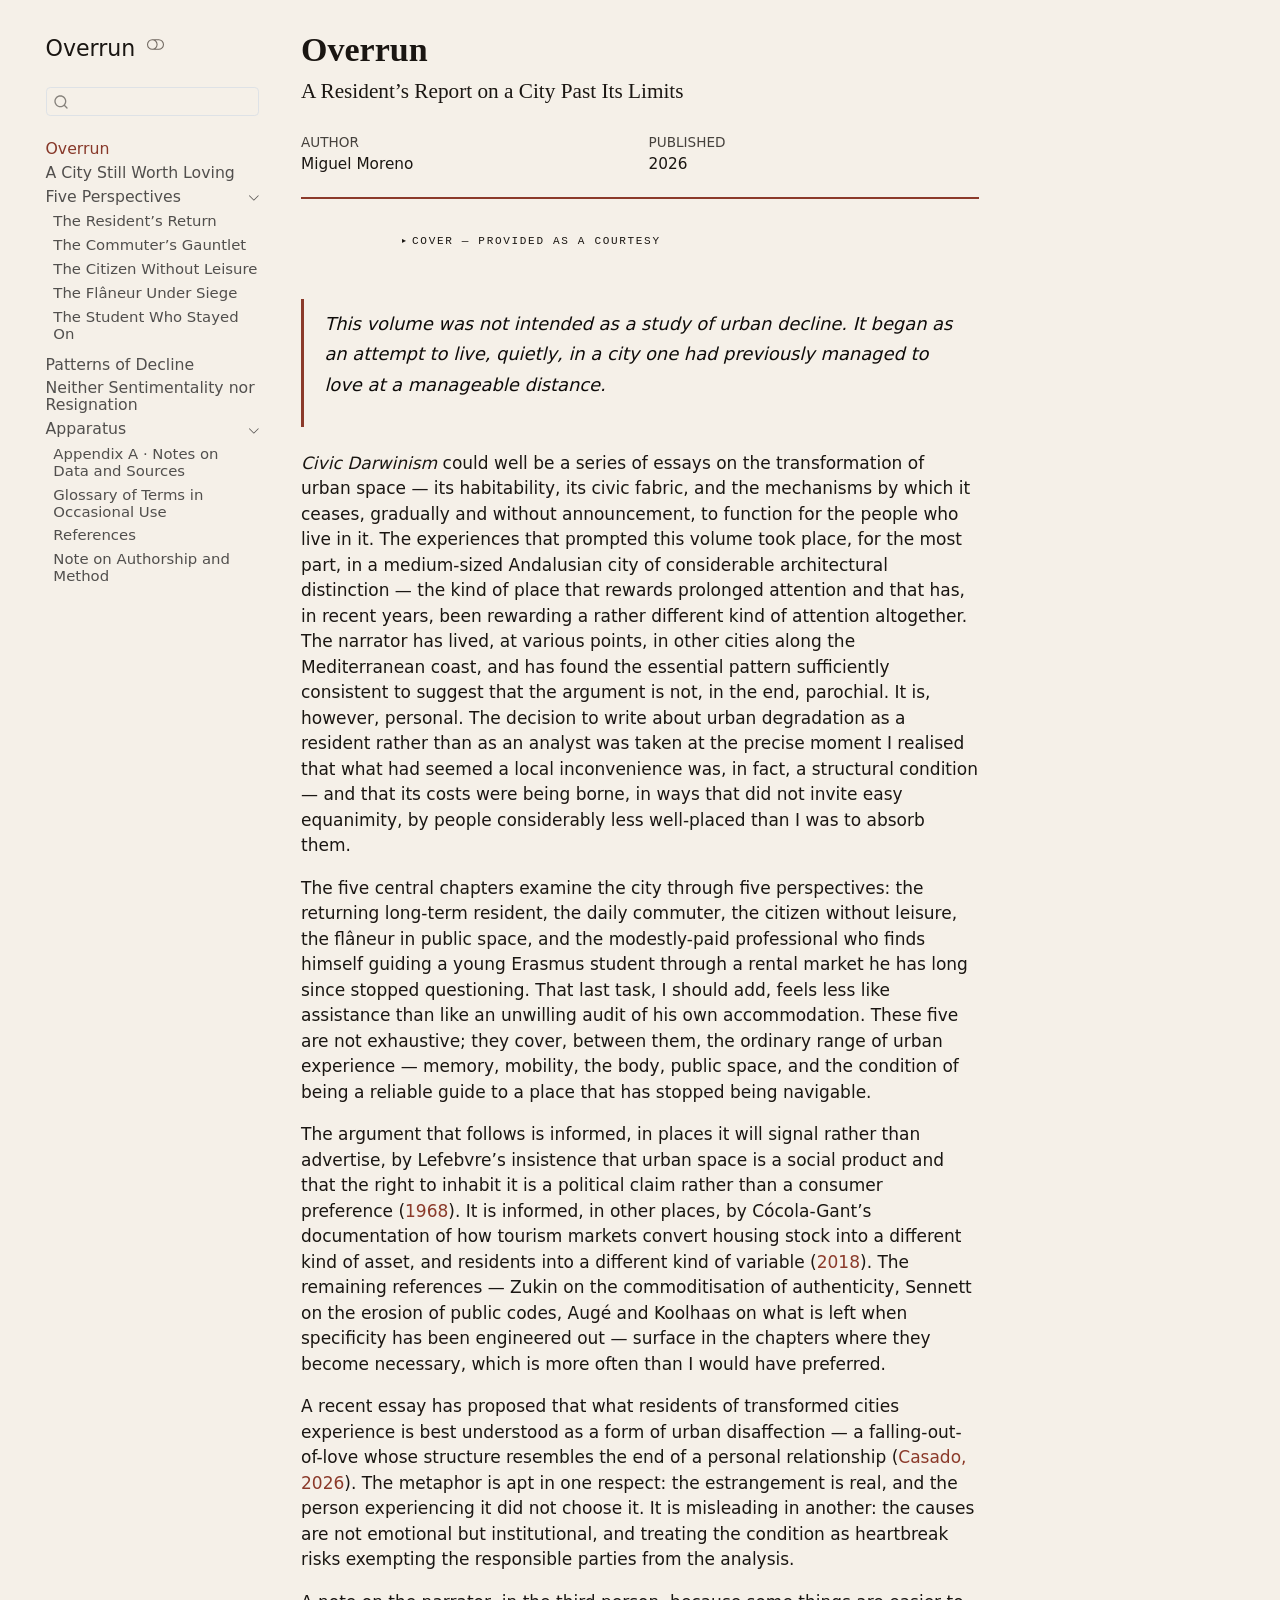
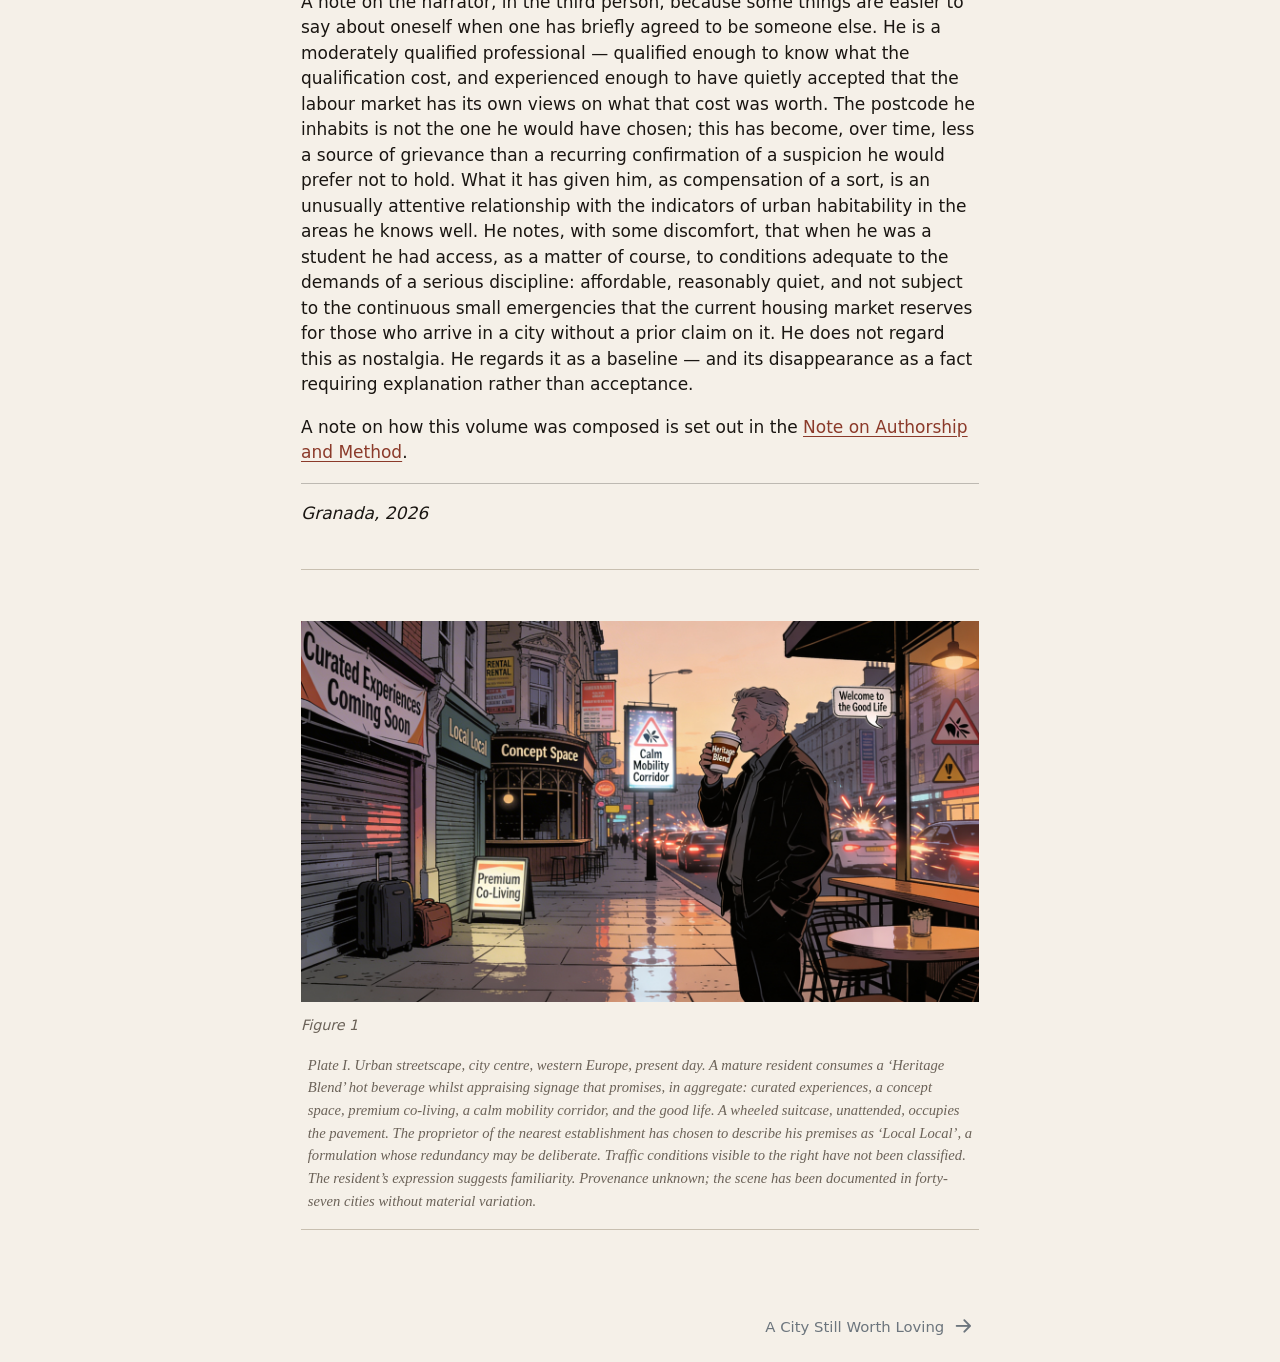
<file: index.html>
<!DOCTYPE html>
<html xmlns="http://www.w3.org/1999/xhtml" lang="en" xml:lang="en"><head>

<meta charset="utf-8">
<meta name="generator" content="quarto-1.8.27">

<meta name="viewport" content="width=device-width, initial-scale=1.0, user-scalable=yes">

<meta name="author" content="Miguel Moreno">
<meta name="dcterms.date" content="2026-01-01">

<title>Overrun</title>
<link rel="icon" type="image/png" href="favicon.png">
<style>
code{white-space: pre-wrap;}
span.smallcaps{font-variant: small-caps;}
div.columns{display: flex; gap: min(4vw, 1.5em);}
div.column{flex: auto; overflow-x: auto;}
div.hanging-indent{margin-left: 1.5em; text-indent: -1.5em;}
ul.task-list{list-style: none;}
ul.task-list li input[type="checkbox"] {
  width: 0.8em;
  margin: 0 0.8em 0.2em -1em; /* quarto-specific, see https://github.com/quarto-dev/quarto-cli/issues/4556 */ 
  vertical-align: middle;
}
/* CSS for citations */
div.csl-bib-body { }
div.csl-entry {
  clear: both;
  margin-bottom: 0em;
}
.hanging-indent div.csl-entry {
  margin-left:2em;
  text-indent:-2em;
}
div.csl-left-margin {
  min-width:2em;
  float:left;
}
div.csl-right-inline {
  margin-left:2em;
  padding-left:1em;
}
div.csl-indent {
  margin-left: 2em;
}</style>


<script src="site_libs/quarto-nav/quarto-nav.js"></script>
<script src="site_libs/quarto-nav/headroom.min.js"></script>
<script src="site_libs/clipboard/clipboard.min.js"></script>
<script src="site_libs/quarto-search/autocomplete.umd.js"></script>
<script src="site_libs/quarto-search/fuse.min.js"></script>
<script src="site_libs/quarto-search/quarto-search.js"></script>
<meta name="quarto:offset" content="./">
<link href="./00-before-the-threshold.html" rel="next">
<script src="site_libs/quarto-html/quarto.js" type="module"></script>
<script src="site_libs/quarto-html/tabsets/tabsets.js" type="module"></script>
<script src="site_libs/quarto-html/axe/axe-check.js" type="module"></script>
<script src="site_libs/quarto-html/popper.min.js"></script>
<script src="site_libs/quarto-html/tippy.umd.min.js"></script>
<script src="site_libs/quarto-html/anchor.min.js"></script>
<link href="site_libs/quarto-html/tippy.css" rel="stylesheet">
<link href="site_libs/quarto-html/quarto-syntax-highlighting-ed96de9b727972fe78a7b5d16c58bf87.css" rel="stylesheet" class="quarto-color-scheme" id="quarto-text-highlighting-styles">
<link href="site_libs/quarto-html/quarto-syntax-highlighting-dark-4d9afe2b8d18ee9fa5d0d57b5ed4214d.css" rel="stylesheet" class="quarto-color-scheme quarto-color-alternate" id="quarto-text-highlighting-styles">
<link href="site_libs/quarto-html/quarto-syntax-highlighting-ed96de9b727972fe78a7b5d16c58bf87.css" rel="stylesheet" class="quarto-color-scheme-extra" id="quarto-text-highlighting-styles">
<script src="site_libs/bootstrap/bootstrap.min.js"></script>
<link href="site_libs/bootstrap/bootstrap-icons.css" rel="stylesheet">
<link href="site_libs/bootstrap/bootstrap-942d79f2cc56dfed41c6fddfe7d2ae1d.min.css" rel="stylesheet" append-hash="true" class="quarto-color-scheme" id="quarto-bootstrap" data-mode="light">
<link href="site_libs/bootstrap/bootstrap-dark-aff4b3c965619203e67748c025749833.min.css" rel="stylesheet" append-hash="true" class="quarto-color-scheme quarto-color-alternate" id="quarto-bootstrap" data-mode="dark">
<link href="site_libs/bootstrap/bootstrap-942d79f2cc56dfed41c6fddfe7d2ae1d.min.css" rel="stylesheet" append-hash="true" class="quarto-color-scheme-extra" id="quarto-bootstrap" data-mode="light">
<script id="quarto-search-options" type="application/json">{
  "location": "sidebar",
  "copy-button": false,
  "collapse-after": 3,
  "panel-placement": "start",
  "type": "textbox",
  "limit": 50,
  "keyboard-shortcut": [
    "f",
    "/",
    "s"
  ],
  "show-item-context": false,
  "language": {
    "search-no-results-text": "No results",
    "search-matching-documents-text": "matching documents",
    "search-copy-link-title": "Copy link to search",
    "search-hide-matches-text": "Hide additional matches",
    "search-more-match-text": "more match in this document",
    "search-more-matches-text": "more matches in this document",
    "search-clear-button-title": "Clear",
    "search-text-placeholder": "",
    "search-detached-cancel-button-title": "Cancel",
    "search-submit-button-title": "Submit",
    "search-label": "Search"
  }
}</script>
<style>html{ scroll-behavior: smooth; }</style>


<meta property="og:title" content="Overrun — A Resident’s Report on a City Past Its Limits">
<meta property="og:description" content="Civic Darwinism, Vol. I. Five perspectives on how a Mediterranean city ceased to function as a system of shared civic life and was reconstituted as a platform of value extraction.">
<meta property="og:image" content="/_assets/figures/social-card.png">
<meta property="og:site_name" content="Civic Darwinism">
<meta property="og:locale" content="en_GB">
<meta name="twitter:title" content="Overrun — A Resident’s Report on a City Past Its Limits">
<meta name="twitter:description" content="Civic Darwinism, Vol. I. Five perspectives on urban habitability degradation in a Mediterranean city.">
<meta name="twitter:image" content="/_assets/figures/social-card.png">
<meta name="twitter:card" content="summary_large_image">
</head>

<body class="nav-sidebar floating quarto-light"><script id="quarto-html-before-body" type="application/javascript">
    const toggleBodyColorMode = (bsSheetEl) => {
      const mode = bsSheetEl.getAttribute("data-mode");
      const bodyEl = window.document.querySelector("body");
      if (mode === "dark") {
        bodyEl.classList.add("quarto-dark");
        bodyEl.classList.remove("quarto-light");
      } else {
        bodyEl.classList.add("quarto-light");
        bodyEl.classList.remove("quarto-dark");
      }
    }
    const toggleBodyColorPrimary = () => {
      const bsSheetEl = window.document.querySelector("link#quarto-bootstrap:not([rel=disabled-stylesheet])");
      if (bsSheetEl) {
        toggleBodyColorMode(bsSheetEl);
      }
    }
    const setColorSchemeToggle = (alternate) => {
      const toggles = window.document.querySelectorAll('.quarto-color-scheme-toggle');
      for (let i=0; i < toggles.length; i++) {
        const toggle = toggles[i];
        if (toggle) {
          if (alternate) {
            toggle.classList.add("alternate");
          } else {
            toggle.classList.remove("alternate");
          }
        }
      }
    };
    const toggleColorMode = (alternate) => {
      // Switch the stylesheets
      const primaryStylesheets = window.document.querySelectorAll('link.quarto-color-scheme:not(.quarto-color-alternate)');
      const alternateStylesheets = window.document.querySelectorAll('link.quarto-color-scheme.quarto-color-alternate');
      manageTransitions('#quarto-margin-sidebar .nav-link', false);
      if (alternate) {
        // note: dark is layered on light, we don't disable primary!
        enableStylesheet(alternateStylesheets);
        for (const sheetNode of alternateStylesheets) {
          if (sheetNode.id === "quarto-bootstrap") {
            toggleBodyColorMode(sheetNode);
          }
        }
      } else {
        disableStylesheet(alternateStylesheets);
        enableStylesheet(primaryStylesheets)
        toggleBodyColorPrimary();
      }
      manageTransitions('#quarto-margin-sidebar .nav-link', true);
      // Switch the toggles
      setColorSchemeToggle(alternate)
      // Hack to workaround the fact that safari doesn't
      // properly recolor the scrollbar when toggling (#1455)
      if (navigator.userAgent.indexOf('Safari') > 0 && navigator.userAgent.indexOf('Chrome') == -1) {
        manageTransitions("body", false);
        window.scrollTo(0, 1);
        setTimeout(() => {
          window.scrollTo(0, 0);
          manageTransitions("body", true);
        }, 40);
      }
    }
    const disableStylesheet = (stylesheets) => {
      for (let i=0; i < stylesheets.length; i++) {
        const stylesheet = stylesheets[i];
        stylesheet.rel = 'disabled-stylesheet';
      }
    }
    const enableStylesheet = (stylesheets) => {
      for (let i=0; i < stylesheets.length; i++) {
        const stylesheet = stylesheets[i];
        if(stylesheet.rel !== 'stylesheet') { // for Chrome, which will still FOUC without this check
          stylesheet.rel = 'stylesheet';
        }
      }
    }
    const manageTransitions = (selector, allowTransitions) => {
      const els = window.document.querySelectorAll(selector);
      for (let i=0; i < els.length; i++) {
        const el = els[i];
        if (allowTransitions) {
          el.classList.remove('notransition');
        } else {
          el.classList.add('notransition');
        }
      }
    }
    const isFileUrl = () => {
      return window.location.protocol === 'file:';
    }
    const hasAlternateSentinel = () => {
      let styleSentinel = getColorSchemeSentinel();
      if (styleSentinel !== null) {
        return styleSentinel === "alternate";
      } else {
        return false;
      }
    }
    const setStyleSentinel = (alternate) => {
      const value = alternate ? "alternate" : "default";
      if (!isFileUrl()) {
        window.localStorage.setItem("quarto-color-scheme", value);
      } else {
        localAlternateSentinel = value;
      }
    }
    const getColorSchemeSentinel = () => {
      if (!isFileUrl()) {
        const storageValue = window.localStorage.getItem("quarto-color-scheme");
        return storageValue != null ? storageValue : localAlternateSentinel;
      } else {
        return localAlternateSentinel;
      }
    }
    const toggleGiscusIfUsed = (isAlternate, darkModeDefault) => {
      const baseTheme = document.querySelector('#giscus-base-theme')?.value ?? 'light';
      const alternateTheme = document.querySelector('#giscus-alt-theme')?.value ?? 'dark';
      let newTheme = '';
      if(authorPrefersDark) {
        newTheme = isAlternate ? baseTheme : alternateTheme;
      } else {
        newTheme = isAlternate ? alternateTheme : baseTheme;
      }
      const changeGiscusTheme = () => {
        // From: https://github.com/giscus/giscus/issues/336
        const sendMessage = (message) => {
          const iframe = document.querySelector('iframe.giscus-frame');
          if (!iframe) return;
          iframe.contentWindow.postMessage({ giscus: message }, 'https://giscus.app');
        }
        sendMessage({
          setConfig: {
            theme: newTheme
          }
        });
      }
      const isGiscussLoaded = window.document.querySelector('iframe.giscus-frame') !== null;
      if (isGiscussLoaded) {
        changeGiscusTheme();
      }
    };
    const authorPrefersDark = false;
    const darkModeDefault = authorPrefersDark;
      document.querySelector('link#quarto-text-highlighting-styles.quarto-color-scheme-extra').rel = 'disabled-stylesheet';
      document.querySelector('link#quarto-bootstrap.quarto-color-scheme-extra').rel = 'disabled-stylesheet';
    let localAlternateSentinel = darkModeDefault ? 'alternate' : 'default';
    // Dark / light mode switch
    window.quartoToggleColorScheme = () => {
      // Read the current dark / light value
      let toAlternate = !hasAlternateSentinel();
      toggleColorMode(toAlternate);
      setStyleSentinel(toAlternate);
      toggleGiscusIfUsed(toAlternate, darkModeDefault);
      window.dispatchEvent(new Event('resize'));
    };
    // Switch to dark mode if need be
    if (hasAlternateSentinel()) {
      toggleColorMode(true);
    } else {
      toggleColorMode(false);
    }
  </script>

<div id="quarto-search-results"></div>
  <header id="quarto-header" class="headroom fixed-top">
  <nav class="quarto-secondary-nav">
    <div class="container-fluid d-flex">
      <button type="button" class="quarto-btn-toggle btn" data-bs-toggle="collapse" role="button" data-bs-target=".quarto-sidebar-collapse-item" aria-controls="quarto-sidebar" aria-expanded="false" aria-label="Toggle sidebar navigation" onclick="if (window.quartoToggleHeadroom) { window.quartoToggleHeadroom(); }">
        <i class="bi bi-layout-text-sidebar-reverse"></i>
      </button>
        <nav class="quarto-page-breadcrumbs" aria-label="breadcrumb"><ol class="breadcrumb"><li class="breadcrumb-item"><a href="./index.html"><span class="chapter-title">Overrun</span></a></li></ol></nav>
        <a class="flex-grow-1" role="navigation" data-bs-toggle="collapse" data-bs-target=".quarto-sidebar-collapse-item" aria-controls="quarto-sidebar" aria-expanded="false" aria-label="Toggle sidebar navigation" onclick="if (window.quartoToggleHeadroom) { window.quartoToggleHeadroom(); }">      
        </a>
      <button type="button" class="btn quarto-search-button" aria-label="Search" onclick="window.quartoOpenSearch();">
        <i class="bi bi-search"></i>
      </button>
    </div>
  </nav>
</header>
<!-- content -->
<div id="quarto-content" class="quarto-container page-columns page-rows-contents page-layout-article">
<!-- sidebar -->
  <nav id="quarto-sidebar" class="sidebar collapse collapse-horizontal quarto-sidebar-collapse-item sidebar-navigation floating overflow-auto">
    <div class="pt-lg-2 mt-2 text-left sidebar-header">
    <div class="sidebar-title mb-0 py-0">
      <a href="./">Overrun</a> 
        <div class="sidebar-tools-main">
  <a href="" class="quarto-color-scheme-toggle quarto-navigation-tool  px-1" onclick="window.quartoToggleColorScheme(); return false;" title="Toggle dark mode"><i class="bi"></i></a>
</div>
    </div>
      </div>
        <div class="mt-2 flex-shrink-0 align-items-center">
        <div class="sidebar-search">
        <div id="quarto-search" class="" title="Search"></div>
        </div>
        </div>
    <div class="sidebar-menu-container"> 
    <ul class="list-unstyled mt-1">
        <li class="sidebar-item">
  <div class="sidebar-item-container"> 
  <a href="./index.html" class="sidebar-item-text sidebar-link active"><span class="chapter-title">Overrun</span></a>
  </div>
</li>
        <li class="sidebar-item">
  <div class="sidebar-item-container"> 
  <a href="./00-before-the-threshold.html" class="sidebar-item-text sidebar-link"><span class="chapter-title">A City Still Worth Loving</span></a>
  </div>
</li>
        <li class="sidebar-item sidebar-item-section">
      <div class="sidebar-item-container"> 
            <a class="sidebar-item-text sidebar-link text-start" data-bs-toggle="collapse" data-bs-target="#quarto-sidebar-section-1" role="navigation" aria-expanded="true">
 <span class="menu-text">Five Perspectives</span></a>
          <a class="sidebar-item-toggle text-start" data-bs-toggle="collapse" data-bs-target="#quarto-sidebar-section-1" role="navigation" aria-expanded="true" aria-label="Toggle section">
            <i class="bi bi-chevron-right ms-2"></i>
          </a> 
      </div>
      <ul id="quarto-sidebar-section-1" class="collapse list-unstyled sidebar-section depth1 show">  
          <li class="sidebar-item">
  <div class="sidebar-item-container"> 
  <a href="./01-residents-return.html" class="sidebar-item-text sidebar-link"><span class="chapter-title">The Resident’s Return</span></a>
  </div>
</li>
          <li class="sidebar-item">
  <div class="sidebar-item-container"> 
  <a href="./02-commuters-gauntlet.html" class="sidebar-item-text sidebar-link"><span class="chapter-title">The Commuter’s Gauntlet</span></a>
  </div>
</li>
          <li class="sidebar-item">
  <div class="sidebar-item-container"> 
  <a href="./03-citizen-without-leisure.html" class="sidebar-item-text sidebar-link"><span class="chapter-title">The Citizen Without Leisure</span></a>
  </div>
</li>
          <li class="sidebar-item">
  <div class="sidebar-item-container"> 
  <a href="./04-flaneur-under-siege.html" class="sidebar-item-text sidebar-link"><span class="chapter-title">The Flâneur Under Siege</span></a>
  </div>
</li>
          <li class="sidebar-item">
  <div class="sidebar-item-container"> 
  <a href="./05-academic-observer.html" class="sidebar-item-text sidebar-link"><span class="chapter-title">The Student Who Stayed On</span></a>
  </div>
</li>
      </ul>
  </li>
        <li class="sidebar-item">
  <div class="sidebar-item-container"> 
  <a href="./06-patterns-of-decline.html" class="sidebar-item-text sidebar-link"><span class="chapter-title">Patterns of Decline</span></a>
  </div>
</li>
        <li class="sidebar-item">
  <div class="sidebar-item-container"> 
  <a href="./07-coda.html" class="sidebar-item-text sidebar-link"><span class="chapter-title">Neither Sentimentality nor Resignation</span></a>
  </div>
</li>
        <li class="sidebar-item sidebar-item-section">
      <div class="sidebar-item-container"> 
            <a class="sidebar-item-text sidebar-link text-start" data-bs-toggle="collapse" data-bs-target="#quarto-sidebar-section-2" role="navigation" aria-expanded="true">
 <span class="menu-text">Apparatus</span></a>
          <a class="sidebar-item-toggle text-start" data-bs-toggle="collapse" data-bs-target="#quarto-sidebar-section-2" role="navigation" aria-expanded="true" aria-label="Toggle section">
            <i class="bi bi-chevron-right ms-2"></i>
          </a> 
      </div>
      <ul id="quarto-sidebar-section-2" class="collapse list-unstyled sidebar-section depth1 show">  
          <li class="sidebar-item">
  <div class="sidebar-item-container"> 
  <a href="./appendix-data.html" class="sidebar-item-text sidebar-link"><span class="chapter-title">Appendix A · Notes on Data and Sources</span></a>
  </div>
</li>
          <li class="sidebar-item">
  <div class="sidebar-item-container"> 
  <a href="./glossary.html" class="sidebar-item-text sidebar-link"><span class="chapter-title">Glossary of Terms in Occasional Use</span></a>
  </div>
</li>
          <li class="sidebar-item">
  <div class="sidebar-item-container"> 
  <a href="./references.html" class="sidebar-item-text sidebar-link"><span class="chapter-title">References</span></a>
  </div>
</li>
          <li class="sidebar-item">
  <div class="sidebar-item-container"> 
  <a href="./note-on-method.html" class="sidebar-item-text sidebar-link"><span class="chapter-title">Note on Authorship and Method</span></a>
  </div>
</li>
      </ul>
  </li>
    </ul>
    </div>
</nav>
<div id="quarto-sidebar-glass" class="quarto-sidebar-collapse-item" data-bs-toggle="collapse" data-bs-target=".quarto-sidebar-collapse-item"></div>
<!-- margin-sidebar -->
    <div id="quarto-margin-sidebar" class="sidebar margin-sidebar zindex-bottom">
        
    </div>
<!-- main -->
<main class="content" id="quarto-document-content">


<header id="title-block-header" class="quarto-title-block default">
<div class="quarto-title">
<h1 class="title">Overrun</h1>
<p class="subtitle lead">A Resident’s Report on a City Past Its Limits</p>
</div>



<div class="quarto-title-meta">

    <div>
    <div class="quarto-title-meta-heading">Author</div>
    <div class="quarto-title-meta-contents">
             <p>Miguel Moreno </p>
          </div>
  </div>
    
    <div>
    <div class="quarto-title-meta-heading">Published</div>
    <div class="quarto-title-meta-contents">
      <p class="date">2026</p>
    </div>
  </div>
  
    
  </div>
  


</header>


<details class="cover-courtesy">
<summary>
Cover — provided as a courtesy
</summary>
<p><img src="_assets/figures/00-cover.png" class="cover-image img-fluid" alt="Cover illustration for Over the Threshold: Dispatches from a City That Has Quietly Become Something Else. Volume I of the Civic Darwinism series."></p>
<hr>
</details>
<div class="block-irony">
<p><em>This volume was not intended as a study of urban decline. It began as an attempt to live, quietly, in a city one had previously managed to love at a manageable distance.</em></p>
</div>
<p><em>Civic Darwinism</em> could well be a series of essays on the transformation of urban space — its habitability, its civic fabric, and the mechanisms by which it ceases, gradually and without announcement, to function for the people who live in it. The experiences that prompted this volume took place, for the most part, in a medium-sized Andalusian city of considerable architectural distinction — the kind of place that rewards prolonged attention and that has, in recent years, been rewarding a rather different kind of attention altogether. The narrator has lived, at various points, in other cities along the Mediterranean coast, and has found the essential pattern sufficiently consistent to suggest that the argument is not, in the end, parochial. It is, however, personal. The decision to write about urban degradation as a resident rather than as an analyst was taken at the precise moment I realised that what had seemed a local inconvenience was, in fact, a structural condition — and that its costs were being borne, in ways that did not invite easy equanimity, by people considerably less well-placed than I was to absorb them.</p>
<p>The five central chapters examine the city through five perspectives: the returning long-term resident, the daily commuter, the citizen without leisure, the flâneur in public space, and the modestly-paid professional who finds himself guiding a young Erasmus student through a rental market he has long since stopped questioning. That last task, I should add, feels less like assistance than like an unwilling audit of his own accommodation. These five are not exhaustive; they cover, between them, the ordinary range of urban experience — memory, mobility, the body, public space, and the condition of being a reliable guide to a place that has stopped being navigable.</p>
<p>The argument that follows is informed, in places it will signal rather than advertise, by Lefebvre’s insistence that urban space is a social product and that the right to inhabit it is a political claim rather than a consumer preference <span class="citation" data-cites="lefebvre_1968">(<a href="references.html#ref-lefebvre_1968" role="doc-biblioref">1968</a>)</span>. It is informed, in other places, by Cócola-Gant’s documentation of how tourism markets convert housing stock into a different kind of asset, and residents into a different kind of variable <span class="citation" data-cites="cocola-gant_2018">(<a href="references.html#ref-cocola-gant_2018" role="doc-biblioref">2018</a>)</span>. The remaining references — Zukin on the commoditisation of authenticity, Sennett on the erosion of public codes, Augé and Koolhaas on what is left when specificity has been engineered out — surface in the chapters where they become necessary, which is more often than I would have preferred.</p>
<p>A recent essay has proposed that what residents of transformed cities experience is best understood as a form of urban disaffection — a falling-out-of-love whose structure resembles the end of a personal relationship <span class="citation" data-cites="casado2026desamor">(<a href="references.html#ref-casado2026desamor" role="doc-biblioref">Casado, 2026</a>)</span>. The metaphor is apt in one respect: the estrangement is real, and the person experiencing it did not choose it. It is misleading in another: the causes are not emotional but institutional, and treating the condition as heartbreak risks exempting the responsible parties from the analysis.</p>
<p>A note on the narrator, in the third person, because some things are easier to say about oneself when one has briefly agreed to be someone else. He is a moderately qualified professional — qualified enough to know what the qualification cost, and experienced enough to have quietly accepted that the labour market has its own views on what that cost was worth. The postcode he inhabits is not the one he would have chosen; this has become, over time, less a source of grievance than a recurring confirmation of a suspicion he would prefer not to hold. What it has given him, as compensation of a sort, is an unusually attentive relationship with the indicators of urban habitability in the areas he knows well. He notes, with some discomfort, that when he was a student he had access, as a matter of course, to conditions adequate to the demands of a serious discipline: affordable, reasonably quiet, and not subject to the continuous small emergencies that the current housing market reserves for those who arrive in a city without a prior claim on it. He does not regard this as nostalgia. He regards it as a baseline — and its disappearance as a fact requiring explanation rather than acceptance.</p>
<p>A note on how this volume was composed is set out in the <a href="./note-on-method.html">Note on Authorship and Method</a>.</p>
<hr>
<p><em>Granada, 2026</em></p>
<div class="plate">
<div id="fig-coliv" class="quarto-float quarto-figure quarto-figure-center anchored" alt="Urban streetscape, city centre, western Europe, present day.">
<figure class="quarto-float quarto-float-fig figure">
<div aria-describedby="fig-coliv-caption-0ceaefa1-69ba-4598-a22c-09a6ac19f8ca">
<img src="_assets/figures/01-coliving.png" id="fig-coliv" class="img-fluid figure-img" alt="Urban streetscape, city centre, western Europe, present day.">
</div>
<figcaption class="quarto-float-caption-bottom quarto-float-caption quarto-float-fig quarto-uncaptioned" id="fig-coliv-caption-0ceaefa1-69ba-4598-a22c-09a6ac19f8ca">
Figure&nbsp;1
</figcaption>
</figure>
</div>
<p>Plate I. Urban streetscape, city centre, western Europe, present day. A mature resident consumes a ‘Heritage Blend’ hot beverage whilst appraising signage that promises, in aggregate: curated experiences, a concept space, premium co-living, a calm mobility corridor, and the good life. A wheeled suitcase, unattended, occupies the pavement. The proprietor of the nearest establishment has chosen to describe his premises as ‘Local Local’, a formulation whose redundancy may be deliberate. Traffic conditions visible to the right have not been classified. The resident’s expression suggests familiarity. Provenance unknown; the scene has been documented in forty-seven cities without material variation.</p>
</div>


<div id="refs" class="references csl-bib-body hanging-indent" data-entry-spacing="0" data-line-spacing="2" role="list" style="display: none">
<div id="ref-casado2026desamor" class="csl-entry" role="listitem">
Casado, Diego. (2026, April 10). <em>El libro que explica cómo superar el desamor por lo urbano: «Hay que cambiar las ciudades para cambiar el mundo»</em>. elDiario.es. <a href="https://www.eldiario.es/madrid/somos/libro-explica-superar-desamor-urbano-hay-cambiar-ciudades-cambiar-mundo_1_13108130.html">https://www.eldiario.es/madrid/somos/libro-explica-superar-desamor-urbano-hay-cambiar-ciudades-cambiar-mundo_1_13108130.html</a>
</div>
<div id="ref-cocola-gant_2018" class="csl-entry" role="listitem">
Cócola-Gant, Agustín. (2018). Tourism gentrification. In Loretta Lees &amp; Martin Phillips (Eds.), <em>Handbook of gentrification studies</em> (pp. 281–293). Edward Elgar.
</div>
<div id="ref-lefebvre_1968" class="csl-entry" role="listitem">
Lefebvre, Henri. (1968). <em>Le droit à la ville</em>. Anthropos.
</div>
</div>

</main> <!-- /main -->
<script id="quarto-html-after-body" type="application/javascript">
  window.document.addEventListener("DOMContentLoaded", function (event) {
    // Ensure there is a toggle, if there isn't float one in the top right
    if (window.document.querySelector('.quarto-color-scheme-toggle') === null) {
      const a = window.document.createElement('a');
      a.classList.add('top-right');
      a.classList.add('quarto-color-scheme-toggle');
      a.href = "";
      a.onclick = function() { try { window.quartoToggleColorScheme(); } catch {} return false; };
      const i = window.document.createElement("i");
      i.classList.add('bi');
      a.appendChild(i);
      window.document.body.appendChild(a);
    }
    setColorSchemeToggle(hasAlternateSentinel())
    const icon = "";
    const anchorJS = new window.AnchorJS();
    anchorJS.options = {
      placement: 'right',
      icon: icon
    };
    anchorJS.add('.anchored');
    const isCodeAnnotation = (el) => {
      for (const clz of el.classList) {
        if (clz.startsWith('code-annotation-')) {                     
          return true;
        }
      }
      return false;
    }
    const onCopySuccess = function(e) {
      // button target
      const button = e.trigger;
      // don't keep focus
      button.blur();
      // flash "checked"
      button.classList.add('code-copy-button-checked');
      var currentTitle = button.getAttribute("title");
      button.setAttribute("title", "Copied!");
      let tooltip;
      if (window.bootstrap) {
        button.setAttribute("data-bs-toggle", "tooltip");
        button.setAttribute("data-bs-placement", "left");
        button.setAttribute("data-bs-title", "Copied!");
        tooltip = new bootstrap.Tooltip(button, 
          { trigger: "manual", 
            customClass: "code-copy-button-tooltip",
            offset: [0, -8]});
        tooltip.show();    
      }
      setTimeout(function() {
        if (tooltip) {
          tooltip.hide();
          button.removeAttribute("data-bs-title");
          button.removeAttribute("data-bs-toggle");
          button.removeAttribute("data-bs-placement");
        }
        button.setAttribute("title", currentTitle);
        button.classList.remove('code-copy-button-checked');
      }, 1000);
      // clear code selection
      e.clearSelection();
    }
    const getTextToCopy = function(trigger) {
      const outerScaffold = trigger.parentElement.cloneNode(true);
      const codeEl = outerScaffold.querySelector('code');
      for (const childEl of codeEl.children) {
        if (isCodeAnnotation(childEl)) {
          childEl.remove();
        }
      }
      return codeEl.innerText;
    }
    const clipboard = new window.ClipboardJS('.code-copy-button:not([data-in-quarto-modal])', {
      text: getTextToCopy
    });
    clipboard.on('success', onCopySuccess);
    if (window.document.getElementById('quarto-embedded-source-code-modal')) {
      const clipboardModal = new window.ClipboardJS('.code-copy-button[data-in-quarto-modal]', {
        text: getTextToCopy,
        container: window.document.getElementById('quarto-embedded-source-code-modal')
      });
      clipboardModal.on('success', onCopySuccess);
    }
      var localhostRegex = new RegExp(/^(?:http|https):\/\/localhost\:?[0-9]*\//);
      var mailtoRegex = new RegExp(/^mailto:/);
        var filterRegex = new RegExp('/' + window.location.host + '/');
      var isInternal = (href) => {
          return filterRegex.test(href) || localhostRegex.test(href) || mailtoRegex.test(href);
      }
      // Inspect non-navigation links and adorn them if external
     var links = window.document.querySelectorAll('a[href]:not(.nav-link):not(.navbar-brand):not(.toc-action):not(.sidebar-link):not(.sidebar-item-toggle):not(.pagination-link):not(.no-external):not([aria-hidden]):not(.dropdown-item):not(.quarto-navigation-tool):not(.about-link)');
      for (var i=0; i<links.length; i++) {
        const link = links[i];
        if (!isInternal(link.href)) {
          // undo the damage that might have been done by quarto-nav.js in the case of
          // links that we want to consider external
          if (link.dataset.originalHref !== undefined) {
            link.href = link.dataset.originalHref;
          }
            // target, if specified
            link.setAttribute("target", "_blank");
            if (link.getAttribute("rel") === null) {
              link.setAttribute("rel", "noopener");
            }
        }
      }
    function tippyHover(el, contentFn, onTriggerFn, onUntriggerFn) {
      const config = {
        allowHTML: true,
        maxWidth: 500,
        delay: 100,
        arrow: false,
        appendTo: function(el) {
            return el.parentElement;
        },
        interactive: true,
        interactiveBorder: 10,
        theme: 'quarto',
        placement: 'bottom-start',
      };
      if (contentFn) {
        config.content = contentFn;
      }
      if (onTriggerFn) {
        config.onTrigger = onTriggerFn;
      }
      if (onUntriggerFn) {
        config.onUntrigger = onUntriggerFn;
      }
      window.tippy(el, config); 
    }
    const noterefs = window.document.querySelectorAll('a[role="doc-noteref"]');
    for (var i=0; i<noterefs.length; i++) {
      const ref = noterefs[i];
      tippyHover(ref, function() {
        // use id or data attribute instead here
        let href = ref.getAttribute('data-footnote-href') || ref.getAttribute('href');
        try { href = new URL(href).hash; } catch {}
        const id = href.replace(/^#\/?/, "");
        const note = window.document.getElementById(id);
        if (note) {
          return note.innerHTML;
        } else {
          return "";
        }
      });
    }
    const xrefs = window.document.querySelectorAll('a.quarto-xref');
    const processXRef = (id, note) => {
      // Strip column container classes
      const stripColumnClz = (el) => {
        el.classList.remove("page-full", "page-columns");
        if (el.children) {
          for (const child of el.children) {
            stripColumnClz(child);
          }
        }
      }
      stripColumnClz(note)
      if (id === null || id.startsWith('sec-')) {
        // Special case sections, only their first couple elements
        const container = document.createElement("div");
        if (note.children && note.children.length > 2) {
          container.appendChild(note.children[0].cloneNode(true));
          for (let i = 1; i < note.children.length; i++) {
            const child = note.children[i];
            if (child.tagName === "P" && child.innerText === "") {
              continue;
            } else {
              container.appendChild(child.cloneNode(true));
              break;
            }
          }
          if (window.Quarto?.typesetMath) {
            window.Quarto.typesetMath(container);
          }
          return container.innerHTML
        } else {
          if (window.Quarto?.typesetMath) {
            window.Quarto.typesetMath(note);
          }
          return note.innerHTML;
        }
      } else {
        // Remove any anchor links if they are present
        const anchorLink = note.querySelector('a.anchorjs-link');
        if (anchorLink) {
          anchorLink.remove();
        }
        if (window.Quarto?.typesetMath) {
          window.Quarto.typesetMath(note);
        }
        if (note.classList.contains("callout")) {
          return note.outerHTML;
        } else {
          return note.innerHTML;
        }
      }
    }
    for (var i=0; i<xrefs.length; i++) {
      const xref = xrefs[i];
      tippyHover(xref, undefined, function(instance) {
        instance.disable();
        let url = xref.getAttribute('href');
        let hash = undefined; 
        if (url.startsWith('#')) {
          hash = url;
        } else {
          try { hash = new URL(url).hash; } catch {}
        }
        if (hash) {
          const id = hash.replace(/^#\/?/, "");
          const note = window.document.getElementById(id);
          if (note !== null) {
            try {
              const html = processXRef(id, note.cloneNode(true));
              instance.setContent(html);
            } finally {
              instance.enable();
              instance.show();
            }
          } else {
            // See if we can fetch this
            fetch(url.split('#')[0])
            .then(res => res.text())
            .then(html => {
              const parser = new DOMParser();
              const htmlDoc = parser.parseFromString(html, "text/html");
              const note = htmlDoc.getElementById(id);
              if (note !== null) {
                const html = processXRef(id, note);
                instance.setContent(html);
              } 
            }).finally(() => {
              instance.enable();
              instance.show();
            });
          }
        } else {
          // See if we can fetch a full url (with no hash to target)
          // This is a special case and we should probably do some content thinning / targeting
          fetch(url)
          .then(res => res.text())
          .then(html => {
            const parser = new DOMParser();
            const htmlDoc = parser.parseFromString(html, "text/html");
            const note = htmlDoc.querySelector('main.content');
            if (note !== null) {
              // This should only happen for chapter cross references
              // (since there is no id in the URL)
              // remove the first header
              if (note.children.length > 0 && note.children[0].tagName === "HEADER") {
                note.children[0].remove();
              }
              const html = processXRef(null, note);
              instance.setContent(html);
            } 
          }).finally(() => {
            instance.enable();
            instance.show();
          });
        }
      }, function(instance) {
      });
    }
        let selectedAnnoteEl;
        const selectorForAnnotation = ( cell, annotation) => {
          let cellAttr = 'data-code-cell="' + cell + '"';
          let lineAttr = 'data-code-annotation="' +  annotation + '"';
          const selector = 'span[' + cellAttr + '][' + lineAttr + ']';
          return selector;
        }
        const selectCodeLines = (annoteEl) => {
          const doc = window.document;
          const targetCell = annoteEl.getAttribute("data-target-cell");
          const targetAnnotation = annoteEl.getAttribute("data-target-annotation");
          const annoteSpan = window.document.querySelector(selectorForAnnotation(targetCell, targetAnnotation));
          const lines = annoteSpan.getAttribute("data-code-lines").split(",");
          const lineIds = lines.map((line) => {
            return targetCell + "-" + line;
          })
          let top = null;
          let height = null;
          let parent = null;
          if (lineIds.length > 0) {
              //compute the position of the single el (top and bottom and make a div)
              const el = window.document.getElementById(lineIds[0]);
              top = el.offsetTop;
              height = el.offsetHeight;
              parent = el.parentElement.parentElement;
            if (lineIds.length > 1) {
              const lastEl = window.document.getElementById(lineIds[lineIds.length - 1]);
              const bottom = lastEl.offsetTop + lastEl.offsetHeight;
              height = bottom - top;
            }
            if (top !== null && height !== null && parent !== null) {
              // cook up a div (if necessary) and position it 
              let div = window.document.getElementById("code-annotation-line-highlight");
              if (div === null) {
                div = window.document.createElement("div");
                div.setAttribute("id", "code-annotation-line-highlight");
                div.style.position = 'absolute';
                parent.appendChild(div);
              }
              div.style.top = top - 2 + "px";
              div.style.height = height + 4 + "px";
              div.style.left = 0;
              let gutterDiv = window.document.getElementById("code-annotation-line-highlight-gutter");
              if (gutterDiv === null) {
                gutterDiv = window.document.createElement("div");
                gutterDiv.setAttribute("id", "code-annotation-line-highlight-gutter");
                gutterDiv.style.position = 'absolute';
                const codeCell = window.document.getElementById(targetCell);
                const gutter = codeCell.querySelector('.code-annotation-gutter');
                gutter.appendChild(gutterDiv);
              }
              gutterDiv.style.top = top - 2 + "px";
              gutterDiv.style.height = height + 4 + "px";
            }
            selectedAnnoteEl = annoteEl;
          }
        };
        const unselectCodeLines = () => {
          const elementsIds = ["code-annotation-line-highlight", "code-annotation-line-highlight-gutter"];
          elementsIds.forEach((elId) => {
            const div = window.document.getElementById(elId);
            if (div) {
              div.remove();
            }
          });
          selectedAnnoteEl = undefined;
        };
          // Handle positioning of the toggle
      window.addEventListener(
        "resize",
        throttle(() => {
          elRect = undefined;
          if (selectedAnnoteEl) {
            selectCodeLines(selectedAnnoteEl);
          }
        }, 10)
      );
      function throttle(fn, ms) {
      let throttle = false;
      let timer;
        return (...args) => {
          if(!throttle) { // first call gets through
              fn.apply(this, args);
              throttle = true;
          } else { // all the others get throttled
              if(timer) clearTimeout(timer); // cancel #2
              timer = setTimeout(() => {
                fn.apply(this, args);
                timer = throttle = false;
              }, ms);
          }
        };
      }
        // Attach click handler to the DT
        const annoteDls = window.document.querySelectorAll('dt[data-target-cell]');
        for (const annoteDlNode of annoteDls) {
          annoteDlNode.addEventListener('click', (event) => {
            const clickedEl = event.target;
            if (clickedEl !== selectedAnnoteEl) {
              unselectCodeLines();
              const activeEl = window.document.querySelector('dt[data-target-cell].code-annotation-active');
              if (activeEl) {
                activeEl.classList.remove('code-annotation-active');
              }
              selectCodeLines(clickedEl);
              clickedEl.classList.add('code-annotation-active');
            } else {
              // Unselect the line
              unselectCodeLines();
              clickedEl.classList.remove('code-annotation-active');
            }
          });
        }
    const findCites = (el) => {
      const parentEl = el.parentElement;
      if (parentEl) {
        const cites = parentEl.dataset.cites;
        if (cites) {
          return {
            el,
            cites: cites.split(' ')
          };
        } else {
          return findCites(el.parentElement)
        }
      } else {
        return undefined;
      }
    };
    var bibliorefs = window.document.querySelectorAll('a[role="doc-biblioref"]');
    for (var i=0; i<bibliorefs.length; i++) {
      const ref = bibliorefs[i];
      const citeInfo = findCites(ref);
      if (citeInfo) {
        tippyHover(citeInfo.el, function() {
          var popup = window.document.createElement('div');
          citeInfo.cites.forEach(function(cite) {
            var citeDiv = window.document.createElement('div');
            citeDiv.classList.add('hanging-indent');
            citeDiv.classList.add('csl-entry');
            var biblioDiv = window.document.getElementById('ref-' + cite);
            if (biblioDiv) {
              citeDiv.innerHTML = biblioDiv.innerHTML;
            }
            popup.appendChild(citeDiv);
          });
          return popup.innerHTML;
        });
      }
    }
  });
  </script>
<nav class="page-navigation">
  <div class="nav-page nav-page-previous">
  </div>
  <div class="nav-page nav-page-next">
      <a href="./00-before-the-threshold.html" class="pagination-link" aria-label="A City Still Worth Loving">
        <span class="nav-page-text"><span class="chapter-title">A City Still Worth Loving</span></span> <i class="bi bi-arrow-right-short"></i>
      </a>
  </div>
</nav>
</div> <!-- /content -->




<script src="site_libs/quarto-html/zenscroll-min.js"></script>
</body></html>
</file>
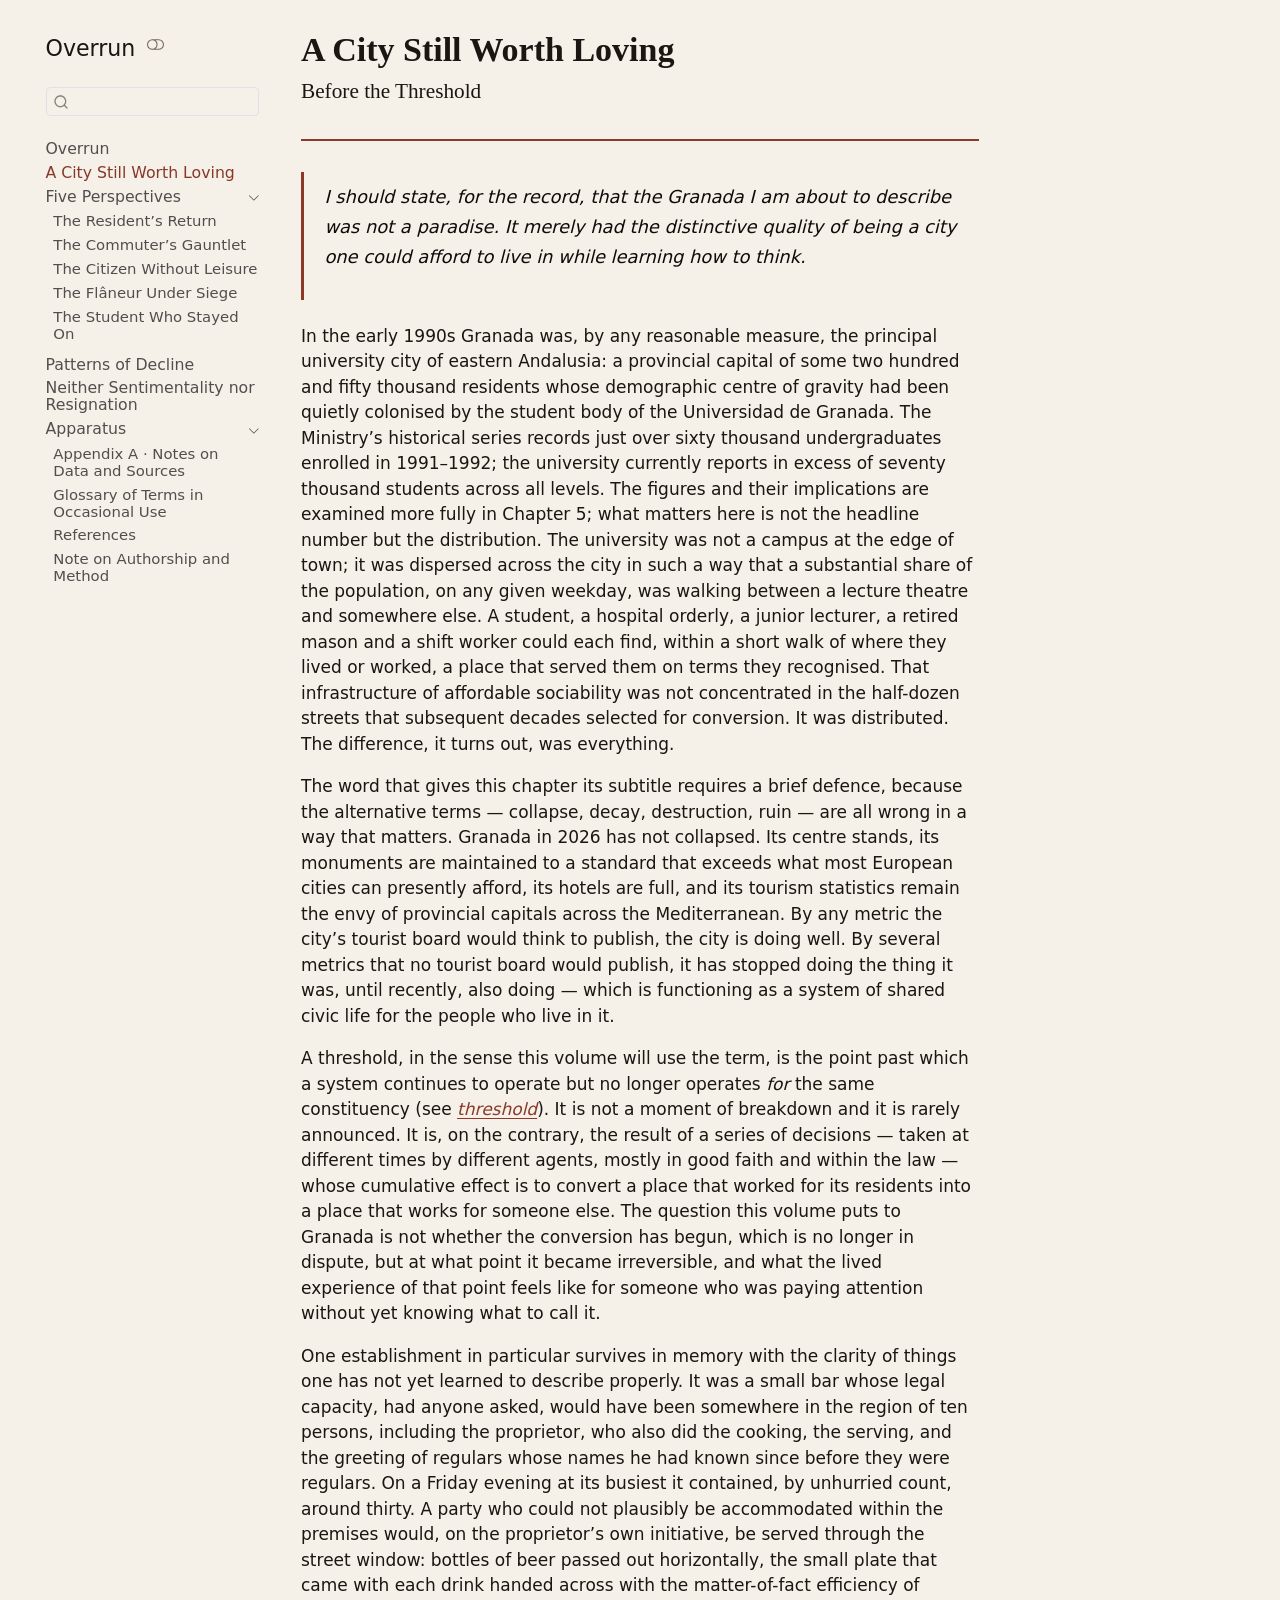
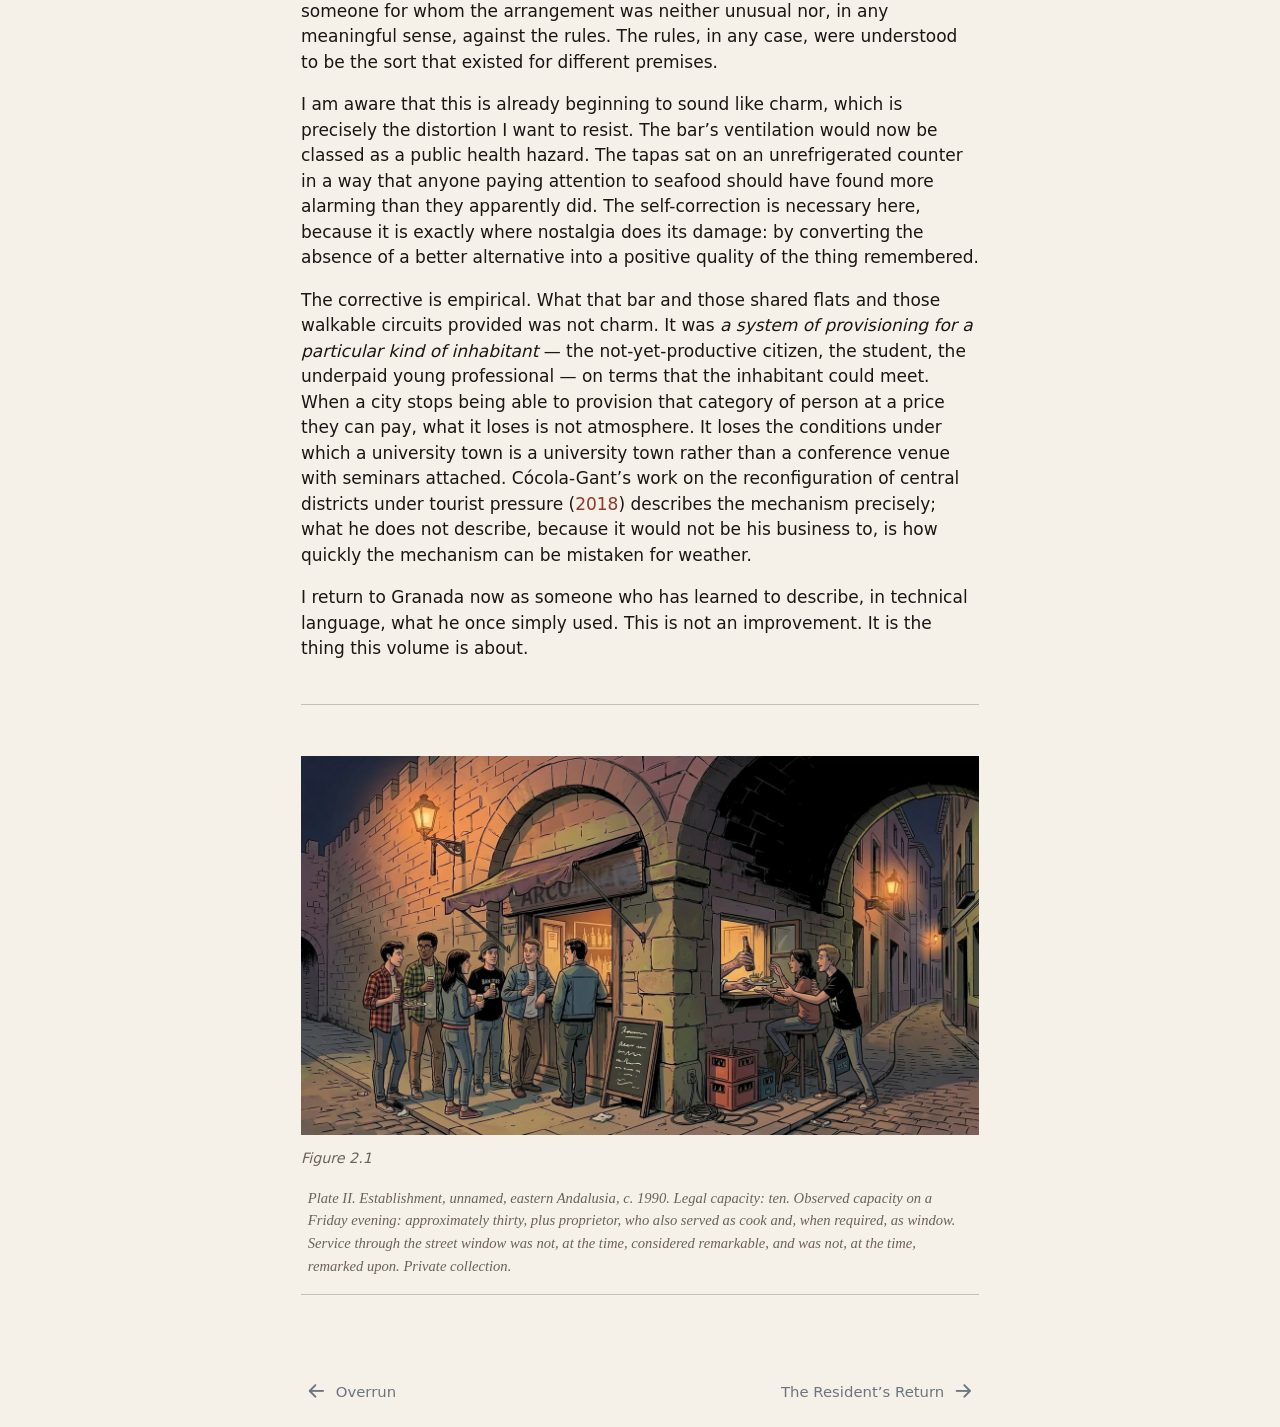
<file: 00-before-the-threshold.html>
<!DOCTYPE html>
<html xmlns="http://www.w3.org/1999/xhtml" lang="en" xml:lang="en"><head>

<meta charset="utf-8">
<meta name="generator" content="quarto-1.8.27">

<meta name="viewport" content="width=device-width, initial-scale=1.0, user-scalable=yes">


<title>A City Still Worth Loving – Overrun</title>
<style>
code{white-space: pre-wrap;}
span.smallcaps{font-variant: small-caps;}
div.columns{display: flex; gap: min(4vw, 1.5em);}
div.column{flex: auto; overflow-x: auto;}
div.hanging-indent{margin-left: 1.5em; text-indent: -1.5em;}
ul.task-list{list-style: none;}
ul.task-list li input[type="checkbox"] {
  width: 0.8em;
  margin: 0 0.8em 0.2em -1em; /* quarto-specific, see https://github.com/quarto-dev/quarto-cli/issues/4556 */ 
  vertical-align: middle;
}
/* CSS for citations */
div.csl-bib-body { }
div.csl-entry {
  clear: both;
  margin-bottom: 0em;
}
.hanging-indent div.csl-entry {
  margin-left:2em;
  text-indent:-2em;
}
div.csl-left-margin {
  min-width:2em;
  float:left;
}
div.csl-right-inline {
  margin-left:2em;
  padding-left:1em;
}
div.csl-indent {
  margin-left: 2em;
}</style>


<script src="site_libs/quarto-nav/quarto-nav.js"></script>
<script src="site_libs/quarto-nav/headroom.min.js"></script>
<script src="site_libs/clipboard/clipboard.min.js"></script>
<script src="site_libs/quarto-search/autocomplete.umd.js"></script>
<script src="site_libs/quarto-search/fuse.min.js"></script>
<script src="site_libs/quarto-search/quarto-search.js"></script>
<meta name="quarto:offset" content="./">
<link href="./01-residents-return.html" rel="next">
<link href="./index.html" rel="prev">
<script src="site_libs/quarto-html/quarto.js" type="module"></script>
<script src="site_libs/quarto-html/tabsets/tabsets.js" type="module"></script>
<script src="site_libs/quarto-html/axe/axe-check.js" type="module"></script>
<script src="site_libs/quarto-html/popper.min.js"></script>
<script src="site_libs/quarto-html/tippy.umd.min.js"></script>
<script src="site_libs/quarto-html/anchor.min.js"></script>
<link href="site_libs/quarto-html/tippy.css" rel="stylesheet">
<link href="site_libs/quarto-html/quarto-syntax-highlighting-ed96de9b727972fe78a7b5d16c58bf87.css" rel="stylesheet" class="quarto-color-scheme" id="quarto-text-highlighting-styles">
<link href="site_libs/quarto-html/quarto-syntax-highlighting-dark-4d9afe2b8d18ee9fa5d0d57b5ed4214d.css" rel="stylesheet" class="quarto-color-scheme quarto-color-alternate" id="quarto-text-highlighting-styles">
<link href="site_libs/quarto-html/quarto-syntax-highlighting-ed96de9b727972fe78a7b5d16c58bf87.css" rel="stylesheet" class="quarto-color-scheme-extra" id="quarto-text-highlighting-styles">
<script src="site_libs/bootstrap/bootstrap.min.js"></script>
<link href="site_libs/bootstrap/bootstrap-icons.css" rel="stylesheet">
<link href="site_libs/bootstrap/bootstrap-942d79f2cc56dfed41c6fddfe7d2ae1d.min.css" rel="stylesheet" append-hash="true" class="quarto-color-scheme" id="quarto-bootstrap" data-mode="light">
<link href="site_libs/bootstrap/bootstrap-dark-aff4b3c965619203e67748c025749833.min.css" rel="stylesheet" append-hash="true" class="quarto-color-scheme quarto-color-alternate" id="quarto-bootstrap" data-mode="dark">
<link href="site_libs/bootstrap/bootstrap-942d79f2cc56dfed41c6fddfe7d2ae1d.min.css" rel="stylesheet" append-hash="true" class="quarto-color-scheme-extra" id="quarto-bootstrap" data-mode="light">
<script id="quarto-search-options" type="application/json">{
  "location": "sidebar",
  "copy-button": false,
  "collapse-after": 3,
  "panel-placement": "start",
  "type": "textbox",
  "limit": 50,
  "keyboard-shortcut": [
    "f",
    "/",
    "s"
  ],
  "show-item-context": false,
  "language": {
    "search-no-results-text": "No results",
    "search-matching-documents-text": "matching documents",
    "search-copy-link-title": "Copy link to search",
    "search-hide-matches-text": "Hide additional matches",
    "search-more-match-text": "more match in this document",
    "search-more-matches-text": "more matches in this document",
    "search-clear-button-title": "Clear",
    "search-text-placeholder": "",
    "search-detached-cancel-button-title": "Cancel",
    "search-submit-button-title": "Submit",
    "search-label": "Search"
  }
}</script>
<style>html{ scroll-behavior: smooth; }</style>


<meta property="og:title" content="Overrun — A Resident’s Report on a City Past Its Limits">
<meta property="og:description" content="Civic Darwinism, Vol. I. Five perspectives on how a Mediterranean city ceased to function as a system of shared civic life and was reconstituted as a platform of value extraction.">
<meta property="og:image" content="/_assets/figures/social-card.png">
<meta property="og:site_name" content="Civic Darwinism">
<meta property="og:locale" content="en_GB">
<meta name="twitter:title" content="Overrun — A Resident’s Report on a City Past Its Limits">
<meta name="twitter:description" content="Civic Darwinism, Vol. I. Five perspectives on urban habitability degradation in a Mediterranean city.">
<meta name="twitter:image" content="/_assets/figures/social-card.png">
<meta name="twitter:card" content="summary_large_image">
</head>

<body class="nav-sidebar floating quarto-light"><script id="quarto-html-before-body" type="application/javascript">
    const toggleBodyColorMode = (bsSheetEl) => {
      const mode = bsSheetEl.getAttribute("data-mode");
      const bodyEl = window.document.querySelector("body");
      if (mode === "dark") {
        bodyEl.classList.add("quarto-dark");
        bodyEl.classList.remove("quarto-light");
      } else {
        bodyEl.classList.add("quarto-light");
        bodyEl.classList.remove("quarto-dark");
      }
    }
    const toggleBodyColorPrimary = () => {
      const bsSheetEl = window.document.querySelector("link#quarto-bootstrap:not([rel=disabled-stylesheet])");
      if (bsSheetEl) {
        toggleBodyColorMode(bsSheetEl);
      }
    }
    const setColorSchemeToggle = (alternate) => {
      const toggles = window.document.querySelectorAll('.quarto-color-scheme-toggle');
      for (let i=0; i < toggles.length; i++) {
        const toggle = toggles[i];
        if (toggle) {
          if (alternate) {
            toggle.classList.add("alternate");
          } else {
            toggle.classList.remove("alternate");
          }
        }
      }
    };
    const toggleColorMode = (alternate) => {
      // Switch the stylesheets
      const primaryStylesheets = window.document.querySelectorAll('link.quarto-color-scheme:not(.quarto-color-alternate)');
      const alternateStylesheets = window.document.querySelectorAll('link.quarto-color-scheme.quarto-color-alternate');
      manageTransitions('#quarto-margin-sidebar .nav-link', false);
      if (alternate) {
        // note: dark is layered on light, we don't disable primary!
        enableStylesheet(alternateStylesheets);
        for (const sheetNode of alternateStylesheets) {
          if (sheetNode.id === "quarto-bootstrap") {
            toggleBodyColorMode(sheetNode);
          }
        }
      } else {
        disableStylesheet(alternateStylesheets);
        enableStylesheet(primaryStylesheets)
        toggleBodyColorPrimary();
      }
      manageTransitions('#quarto-margin-sidebar .nav-link', true);
      // Switch the toggles
      setColorSchemeToggle(alternate)
      // Hack to workaround the fact that safari doesn't
      // properly recolor the scrollbar when toggling (#1455)
      if (navigator.userAgent.indexOf('Safari') > 0 && navigator.userAgent.indexOf('Chrome') == -1) {
        manageTransitions("body", false);
        window.scrollTo(0, 1);
        setTimeout(() => {
          window.scrollTo(0, 0);
          manageTransitions("body", true);
        }, 40);
      }
    }
    const disableStylesheet = (stylesheets) => {
      for (let i=0; i < stylesheets.length; i++) {
        const stylesheet = stylesheets[i];
        stylesheet.rel = 'disabled-stylesheet';
      }
    }
    const enableStylesheet = (stylesheets) => {
      for (let i=0; i < stylesheets.length; i++) {
        const stylesheet = stylesheets[i];
        if(stylesheet.rel !== 'stylesheet') { // for Chrome, which will still FOUC without this check
          stylesheet.rel = 'stylesheet';
        }
      }
    }
    const manageTransitions = (selector, allowTransitions) => {
      const els = window.document.querySelectorAll(selector);
      for (let i=0; i < els.length; i++) {
        const el = els[i];
        if (allowTransitions) {
          el.classList.remove('notransition');
        } else {
          el.classList.add('notransition');
        }
      }
    }
    const isFileUrl = () => {
      return window.location.protocol === 'file:';
    }
    const hasAlternateSentinel = () => {
      let styleSentinel = getColorSchemeSentinel();
      if (styleSentinel !== null) {
        return styleSentinel === "alternate";
      } else {
        return false;
      }
    }
    const setStyleSentinel = (alternate) => {
      const value = alternate ? "alternate" : "default";
      if (!isFileUrl()) {
        window.localStorage.setItem("quarto-color-scheme", value);
      } else {
        localAlternateSentinel = value;
      }
    }
    const getColorSchemeSentinel = () => {
      if (!isFileUrl()) {
        const storageValue = window.localStorage.getItem("quarto-color-scheme");
        return storageValue != null ? storageValue : localAlternateSentinel;
      } else {
        return localAlternateSentinel;
      }
    }
    const toggleGiscusIfUsed = (isAlternate, darkModeDefault) => {
      const baseTheme = document.querySelector('#giscus-base-theme')?.value ?? 'light';
      const alternateTheme = document.querySelector('#giscus-alt-theme')?.value ?? 'dark';
      let newTheme = '';
      if(authorPrefersDark) {
        newTheme = isAlternate ? baseTheme : alternateTheme;
      } else {
        newTheme = isAlternate ? alternateTheme : baseTheme;
      }
      const changeGiscusTheme = () => {
        // From: https://github.com/giscus/giscus/issues/336
        const sendMessage = (message) => {
          const iframe = document.querySelector('iframe.giscus-frame');
          if (!iframe) return;
          iframe.contentWindow.postMessage({ giscus: message }, 'https://giscus.app');
        }
        sendMessage({
          setConfig: {
            theme: newTheme
          }
        });
      }
      const isGiscussLoaded = window.document.querySelector('iframe.giscus-frame') !== null;
      if (isGiscussLoaded) {
        changeGiscusTheme();
      }
    };
    const authorPrefersDark = false;
    const darkModeDefault = authorPrefersDark;
      document.querySelector('link#quarto-text-highlighting-styles.quarto-color-scheme-extra').rel = 'disabled-stylesheet';
      document.querySelector('link#quarto-bootstrap.quarto-color-scheme-extra').rel = 'disabled-stylesheet';
    let localAlternateSentinel = darkModeDefault ? 'alternate' : 'default';
    // Dark / light mode switch
    window.quartoToggleColorScheme = () => {
      // Read the current dark / light value
      let toAlternate = !hasAlternateSentinel();
      toggleColorMode(toAlternate);
      setStyleSentinel(toAlternate);
      toggleGiscusIfUsed(toAlternate, darkModeDefault);
      window.dispatchEvent(new Event('resize'));
    };
    // Switch to dark mode if need be
    if (hasAlternateSentinel()) {
      toggleColorMode(true);
    } else {
      toggleColorMode(false);
    }
  </script>

<div id="quarto-search-results"></div>
  <header id="quarto-header" class="headroom fixed-top">
  <nav class="quarto-secondary-nav">
    <div class="container-fluid d-flex">
      <button type="button" class="quarto-btn-toggle btn" data-bs-toggle="collapse" role="button" data-bs-target=".quarto-sidebar-collapse-item" aria-controls="quarto-sidebar" aria-expanded="false" aria-label="Toggle sidebar navigation" onclick="if (window.quartoToggleHeadroom) { window.quartoToggleHeadroom(); }">
        <i class="bi bi-layout-text-sidebar-reverse"></i>
      </button>
        <nav class="quarto-page-breadcrumbs" aria-label="breadcrumb"><ol class="breadcrumb"><li class="breadcrumb-item"><a href="./00-before-the-threshold.html"><span class="chapter-title">A City Still Worth Loving</span></a></li></ol></nav>
        <a class="flex-grow-1" role="navigation" data-bs-toggle="collapse" data-bs-target=".quarto-sidebar-collapse-item" aria-controls="quarto-sidebar" aria-expanded="false" aria-label="Toggle sidebar navigation" onclick="if (window.quartoToggleHeadroom) { window.quartoToggleHeadroom(); }">      
        </a>
      <button type="button" class="btn quarto-search-button" aria-label="Search" onclick="window.quartoOpenSearch();">
        <i class="bi bi-search"></i>
      </button>
    </div>
  </nav>
</header>
<!-- content -->
<div id="quarto-content" class="quarto-container page-columns page-rows-contents page-layout-article">
<!-- sidebar -->
  <nav id="quarto-sidebar" class="sidebar collapse collapse-horizontal quarto-sidebar-collapse-item sidebar-navigation floating overflow-auto">
    <div class="pt-lg-2 mt-2 text-left sidebar-header">
    <div class="sidebar-title mb-0 py-0">
      <a href="./">Overrun</a> 
        <div class="sidebar-tools-main">
  <a href="" class="quarto-color-scheme-toggle quarto-navigation-tool  px-1" onclick="window.quartoToggleColorScheme(); return false;" title="Toggle dark mode"><i class="bi"></i></a>
</div>
    </div>
      </div>
        <div class="mt-2 flex-shrink-0 align-items-center">
        <div class="sidebar-search">
        <div id="quarto-search" class="" title="Search"></div>
        </div>
        </div>
    <div class="sidebar-menu-container"> 
    <ul class="list-unstyled mt-1">
        <li class="sidebar-item">
  <div class="sidebar-item-container"> 
  <a href="./index.html" class="sidebar-item-text sidebar-link"><span class="chapter-title">Overrun</span></a>
  </div>
</li>
        <li class="sidebar-item">
  <div class="sidebar-item-container"> 
  <a href="./00-before-the-threshold.html" class="sidebar-item-text sidebar-link active"><span class="chapter-title">A City Still Worth Loving</span></a>
  </div>
</li>
        <li class="sidebar-item sidebar-item-section">
      <div class="sidebar-item-container"> 
            <a class="sidebar-item-text sidebar-link text-start" data-bs-toggle="collapse" data-bs-target="#quarto-sidebar-section-1" role="navigation" aria-expanded="true">
 <span class="menu-text">Five Perspectives</span></a>
          <a class="sidebar-item-toggle text-start" data-bs-toggle="collapse" data-bs-target="#quarto-sidebar-section-1" role="navigation" aria-expanded="true" aria-label="Toggle section">
            <i class="bi bi-chevron-right ms-2"></i>
          </a> 
      </div>
      <ul id="quarto-sidebar-section-1" class="collapse list-unstyled sidebar-section depth1 show">  
          <li class="sidebar-item">
  <div class="sidebar-item-container"> 
  <a href="./01-residents-return.html" class="sidebar-item-text sidebar-link"><span class="chapter-title">The Resident’s Return</span></a>
  </div>
</li>
          <li class="sidebar-item">
  <div class="sidebar-item-container"> 
  <a href="./02-commuters-gauntlet.html" class="sidebar-item-text sidebar-link"><span class="chapter-title">The Commuter’s Gauntlet</span></a>
  </div>
</li>
          <li class="sidebar-item">
  <div class="sidebar-item-container"> 
  <a href="./03-citizen-without-leisure.html" class="sidebar-item-text sidebar-link"><span class="chapter-title">The Citizen Without Leisure</span></a>
  </div>
</li>
          <li class="sidebar-item">
  <div class="sidebar-item-container"> 
  <a href="./04-flaneur-under-siege.html" class="sidebar-item-text sidebar-link"><span class="chapter-title">The Flâneur Under Siege</span></a>
  </div>
</li>
          <li class="sidebar-item">
  <div class="sidebar-item-container"> 
  <a href="./05-academic-observer.html" class="sidebar-item-text sidebar-link"><span class="chapter-title">The Student Who Stayed On</span></a>
  </div>
</li>
      </ul>
  </li>
        <li class="sidebar-item">
  <div class="sidebar-item-container"> 
  <a href="./06-patterns-of-decline.html" class="sidebar-item-text sidebar-link"><span class="chapter-title">Patterns of Decline</span></a>
  </div>
</li>
        <li class="sidebar-item">
  <div class="sidebar-item-container"> 
  <a href="./07-coda.html" class="sidebar-item-text sidebar-link"><span class="chapter-title">Neither Sentimentality nor Resignation</span></a>
  </div>
</li>
        <li class="sidebar-item sidebar-item-section">
      <div class="sidebar-item-container"> 
            <a class="sidebar-item-text sidebar-link text-start" data-bs-toggle="collapse" data-bs-target="#quarto-sidebar-section-2" role="navigation" aria-expanded="true">
 <span class="menu-text">Apparatus</span></a>
          <a class="sidebar-item-toggle text-start" data-bs-toggle="collapse" data-bs-target="#quarto-sidebar-section-2" role="navigation" aria-expanded="true" aria-label="Toggle section">
            <i class="bi bi-chevron-right ms-2"></i>
          </a> 
      </div>
      <ul id="quarto-sidebar-section-2" class="collapse list-unstyled sidebar-section depth1 show">  
          <li class="sidebar-item">
  <div class="sidebar-item-container"> 
  <a href="./appendix-data.html" class="sidebar-item-text sidebar-link"><span class="chapter-title">Appendix A · Notes on Data and Sources</span></a>
  </div>
</li>
          <li class="sidebar-item">
  <div class="sidebar-item-container"> 
  <a href="./glossary.html" class="sidebar-item-text sidebar-link"><span class="chapter-title">Glossary of Terms in Occasional Use</span></a>
  </div>
</li>
          <li class="sidebar-item">
  <div class="sidebar-item-container"> 
  <a href="./references.html" class="sidebar-item-text sidebar-link"><span class="chapter-title">References</span></a>
  </div>
</li>
          <li class="sidebar-item">
  <div class="sidebar-item-container"> 
  <a href="./note-on-method.html" class="sidebar-item-text sidebar-link"><span class="chapter-title">Note on Authorship and Method</span></a>
  </div>
</li>
      </ul>
  </li>
    </ul>
    </div>
</nav>
<div id="quarto-sidebar-glass" class="quarto-sidebar-collapse-item" data-bs-toggle="collapse" data-bs-target=".quarto-sidebar-collapse-item"></div>
<!-- margin-sidebar -->
    <div id="quarto-margin-sidebar" class="sidebar margin-sidebar zindex-bottom">
        
    </div>
<!-- main -->
<main class="content" id="quarto-document-content">


<header id="title-block-header" class="quarto-title-block default">
<div class="quarto-title">
<h1 class="title"><span class="chapter-title">A City Still Worth Loving</span></h1>
<p class="subtitle lead">Before the Threshold</p>
</div>



<div class="quarto-title-meta">

    
  
    
  </div>
  


</header>


<div class="block-irony">
<p><em>I should state, for the record, that the Granada I am about to describe was not a paradise. It merely had the distinctive quality of being a city one could afford to live in while learning how to think.</em></p>
</div>
<p>In the early 1990s Granada was, by any reasonable measure, the principal university city of eastern Andalusia: a provincial capital of some two hundred and fifty thousand residents whose demographic centre of gravity had been quietly colonised by the student body of the Universidad de Granada. The Ministry’s historical series records just over sixty thousand undergraduates enrolled in 1991–1992; the university currently reports in excess of seventy thousand students across all levels. The figures and their implications are examined more fully in Chapter 5; what matters here is not the headline number but the distribution. The university was not a campus at the edge of town; it was dispersed across the city in such a way that a substantial share of the population, on any given weekday, was walking between a lecture theatre and somewhere else. A student, a hospital orderly, a junior lecturer, a retired mason and a shift worker could each find, within a short walk of where they lived or worked, a place that served them on terms they recognised. That infrastructure of affordable sociability was not concentrated in the half-dozen streets that subsequent decades selected for conversion. It was distributed. The difference, it turns out, was everything.</p>
<p>The word that gives this chapter its subtitle requires a brief defence, because the alternative terms — collapse, decay, destruction, ruin — are all wrong in a way that matters. Granada in 2026 has not collapsed. Its centre stands, its monuments are maintained to a standard that exceeds what most European cities can presently afford, its hotels are full, and its tourism statistics remain the envy of provincial capitals across the Mediterranean. By any metric the city’s tourist board would think to publish, the city is doing well. By several metrics that no tourist board would publish, it has stopped doing the thing it was, until recently, also doing — which is functioning as a system of shared civic life for the people who live in it.</p>
<p>A threshold, in the sense this volume will use the term, is the point past which a system continues to operate but no longer operates <em>for</em> the same constituency (see <a href="./glossary.html#sec-gloss-threshold"><em>threshold</em></a>). It is not a moment of breakdown and it is rarely announced. It is, on the contrary, the result of a series of decisions — taken at different times by different agents, mostly in good faith and within the law — whose cumulative effect is to convert a place that worked for its residents into a place that works for someone else. The question this volume puts to Granada is not whether the conversion has begun, which is no longer in dispute, but at what point it became irreversible, and what the lived experience of that point feels like for someone who was paying attention without yet knowing what to call it.</p>
<p>One establishment in particular survives in memory with the clarity of things one has not yet learned to describe properly. It was a small bar whose legal capacity, had anyone asked, would have been somewhere in the region of ten persons, including the proprietor, who also did the cooking, the serving, and the greeting of regulars whose names he had known since before they were regulars. On a Friday evening at its busiest it contained, by unhurried count, around thirty. A party who could not plausibly be accommodated within the premises would, on the proprietor’s own initiative, be served through the street window: bottles of beer passed out horizontally, the small plate that came with each drink handed across with the matter-of-fact efficiency of someone for whom the arrangement was neither unusual nor, in any meaningful sense, against the rules. The rules, in any case, were understood to be the sort that existed for different premises.</p>
<p>I am aware that this is already beginning to sound like charm, which is precisely the distortion I want to resist. The bar’s ventilation would now be classed as a public health hazard. The tapas sat on an unrefrigerated counter in a way that anyone paying attention to seafood should have found more alarming than they apparently did. The self-correction is necessary here, because it is exactly where nostalgia does its damage: by converting the absence of a better alternative into a positive quality of the thing remembered.</p>
<p>The corrective is empirical. What that bar and those shared flats and those walkable circuits provided was not charm. It was <em>a system of provisioning for a particular kind of inhabitant</em> — the not-yet-productive citizen, the student, the underpaid young professional — on terms that the inhabitant could meet. When a city stops being able to provision that category of person at a price they can pay, what it loses is not atmosphere. It loses the conditions under which a university town is a university town rather than a conference venue with seminars attached. Cócola-Gant’s work on the reconfiguration of central districts under tourist pressure <span class="citation" data-cites="cocola-gant_2018">(<a href="references.html#ref-cocola-gant_2018" role="doc-biblioref">2018</a>)</span> describes the mechanism precisely; what he does not describe, because it would not be his business to, is how quickly the mechanism can be mistaken for weather.</p>
<p>I return to Granada now as someone who has learned to describe, in technical language, what he once simply used. This is not an improvement. It is the thing this volume is about.</p>
<div class="plate">
<div id="fig-arco" class="quarto-float quarto-figure quarto-figure-center anchored" alt="Small bar seen from the street at night, with bottles   being passed through an open window to a group standing on the   pavement outside.">
<figure class="quarto-float quarto-float-fig figure">
<div aria-describedby="fig-arco-caption-0ceaefa1-69ba-4598-a22c-09a6ac19f8ca">
<img src="_assets/figures/02-arco.png" id="fig-arco" class="no-fig-label img-fluid figure-img" alt="Small bar seen from the street at night, with bottles   being passed through an open window to a group standing on the   pavement outside.">
</div>
<figcaption class="quarto-float-caption-bottom quarto-float-caption quarto-float-fig quarto-uncaptioned" id="fig-arco-caption-0ceaefa1-69ba-4598-a22c-09a6ac19f8ca">
Figure&nbsp;2.1
</figcaption>
</figure>
</div>
<p><em>Plate II. Establishment, unnamed, eastern Andalusia, c.&nbsp;1990. Legal capacity: ten. Observed capacity on a Friday evening: approximately thirty, plus proprietor, who also served as cook and, when required, as window. Service through the street window was not, at the time, considered remarkable, and was not, at the time, remarked upon. Private collection.</em></p>
</div>


<div id="refs" class="references csl-bib-body hanging-indent" data-entry-spacing="0" data-line-spacing="2" role="list" style="display: none">
<div id="ref-cocola-gant_2018" class="csl-entry" role="listitem">
Cócola-Gant, Agustín. (2018). Tourism gentrification. In Loretta Lees &amp; Martin Phillips (Eds.), <em>Handbook of gentrification studies</em> (pp. 281–293). Edward Elgar.
</div>
</div>

</main> <!-- /main -->
<script id="quarto-html-after-body" type="application/javascript">
  window.document.addEventListener("DOMContentLoaded", function (event) {
    // Ensure there is a toggle, if there isn't float one in the top right
    if (window.document.querySelector('.quarto-color-scheme-toggle') === null) {
      const a = window.document.createElement('a');
      a.classList.add('top-right');
      a.classList.add('quarto-color-scheme-toggle');
      a.href = "";
      a.onclick = function() { try { window.quartoToggleColorScheme(); } catch {} return false; };
      const i = window.document.createElement("i");
      i.classList.add('bi');
      a.appendChild(i);
      window.document.body.appendChild(a);
    }
    setColorSchemeToggle(hasAlternateSentinel())
    const icon = "";
    const anchorJS = new window.AnchorJS();
    anchorJS.options = {
      placement: 'right',
      icon: icon
    };
    anchorJS.add('.anchored');
    const isCodeAnnotation = (el) => {
      for (const clz of el.classList) {
        if (clz.startsWith('code-annotation-')) {                     
          return true;
        }
      }
      return false;
    }
    const onCopySuccess = function(e) {
      // button target
      const button = e.trigger;
      // don't keep focus
      button.blur();
      // flash "checked"
      button.classList.add('code-copy-button-checked');
      var currentTitle = button.getAttribute("title");
      button.setAttribute("title", "Copied!");
      let tooltip;
      if (window.bootstrap) {
        button.setAttribute("data-bs-toggle", "tooltip");
        button.setAttribute("data-bs-placement", "left");
        button.setAttribute("data-bs-title", "Copied!");
        tooltip = new bootstrap.Tooltip(button, 
          { trigger: "manual", 
            customClass: "code-copy-button-tooltip",
            offset: [0, -8]});
        tooltip.show();    
      }
      setTimeout(function() {
        if (tooltip) {
          tooltip.hide();
          button.removeAttribute("data-bs-title");
          button.removeAttribute("data-bs-toggle");
          button.removeAttribute("data-bs-placement");
        }
        button.setAttribute("title", currentTitle);
        button.classList.remove('code-copy-button-checked');
      }, 1000);
      // clear code selection
      e.clearSelection();
    }
    const getTextToCopy = function(trigger) {
      const outerScaffold = trigger.parentElement.cloneNode(true);
      const codeEl = outerScaffold.querySelector('code');
      for (const childEl of codeEl.children) {
        if (isCodeAnnotation(childEl)) {
          childEl.remove();
        }
      }
      return codeEl.innerText;
    }
    const clipboard = new window.ClipboardJS('.code-copy-button:not([data-in-quarto-modal])', {
      text: getTextToCopy
    });
    clipboard.on('success', onCopySuccess);
    if (window.document.getElementById('quarto-embedded-source-code-modal')) {
      const clipboardModal = new window.ClipboardJS('.code-copy-button[data-in-quarto-modal]', {
        text: getTextToCopy,
        container: window.document.getElementById('quarto-embedded-source-code-modal')
      });
      clipboardModal.on('success', onCopySuccess);
    }
      var localhostRegex = new RegExp(/^(?:http|https):\/\/localhost\:?[0-9]*\//);
      var mailtoRegex = new RegExp(/^mailto:/);
        var filterRegex = new RegExp('/' + window.location.host + '/');
      var isInternal = (href) => {
          return filterRegex.test(href) || localhostRegex.test(href) || mailtoRegex.test(href);
      }
      // Inspect non-navigation links and adorn them if external
     var links = window.document.querySelectorAll('a[href]:not(.nav-link):not(.navbar-brand):not(.toc-action):not(.sidebar-link):not(.sidebar-item-toggle):not(.pagination-link):not(.no-external):not([aria-hidden]):not(.dropdown-item):not(.quarto-navigation-tool):not(.about-link)');
      for (var i=0; i<links.length; i++) {
        const link = links[i];
        if (!isInternal(link.href)) {
          // undo the damage that might have been done by quarto-nav.js in the case of
          // links that we want to consider external
          if (link.dataset.originalHref !== undefined) {
            link.href = link.dataset.originalHref;
          }
            // target, if specified
            link.setAttribute("target", "_blank");
            if (link.getAttribute("rel") === null) {
              link.setAttribute("rel", "noopener");
            }
        }
      }
    function tippyHover(el, contentFn, onTriggerFn, onUntriggerFn) {
      const config = {
        allowHTML: true,
        maxWidth: 500,
        delay: 100,
        arrow: false,
        appendTo: function(el) {
            return el.parentElement;
        },
        interactive: true,
        interactiveBorder: 10,
        theme: 'quarto',
        placement: 'bottom-start',
      };
      if (contentFn) {
        config.content = contentFn;
      }
      if (onTriggerFn) {
        config.onTrigger = onTriggerFn;
      }
      if (onUntriggerFn) {
        config.onUntrigger = onUntriggerFn;
      }
      window.tippy(el, config); 
    }
    const noterefs = window.document.querySelectorAll('a[role="doc-noteref"]');
    for (var i=0; i<noterefs.length; i++) {
      const ref = noterefs[i];
      tippyHover(ref, function() {
        // use id or data attribute instead here
        let href = ref.getAttribute('data-footnote-href') || ref.getAttribute('href');
        try { href = new URL(href).hash; } catch {}
        const id = href.replace(/^#\/?/, "");
        const note = window.document.getElementById(id);
        if (note) {
          return note.innerHTML;
        } else {
          return "";
        }
      });
    }
    const xrefs = window.document.querySelectorAll('a.quarto-xref');
    const processXRef = (id, note) => {
      // Strip column container classes
      const stripColumnClz = (el) => {
        el.classList.remove("page-full", "page-columns");
        if (el.children) {
          for (const child of el.children) {
            stripColumnClz(child);
          }
        }
      }
      stripColumnClz(note)
      if (id === null || id.startsWith('sec-')) {
        // Special case sections, only their first couple elements
        const container = document.createElement("div");
        if (note.children && note.children.length > 2) {
          container.appendChild(note.children[0].cloneNode(true));
          for (let i = 1; i < note.children.length; i++) {
            const child = note.children[i];
            if (child.tagName === "P" && child.innerText === "") {
              continue;
            } else {
              container.appendChild(child.cloneNode(true));
              break;
            }
          }
          if (window.Quarto?.typesetMath) {
            window.Quarto.typesetMath(container);
          }
          return container.innerHTML
        } else {
          if (window.Quarto?.typesetMath) {
            window.Quarto.typesetMath(note);
          }
          return note.innerHTML;
        }
      } else {
        // Remove any anchor links if they are present
        const anchorLink = note.querySelector('a.anchorjs-link');
        if (anchorLink) {
          anchorLink.remove();
        }
        if (window.Quarto?.typesetMath) {
          window.Quarto.typesetMath(note);
        }
        if (note.classList.contains("callout")) {
          return note.outerHTML;
        } else {
          return note.innerHTML;
        }
      }
    }
    for (var i=0; i<xrefs.length; i++) {
      const xref = xrefs[i];
      tippyHover(xref, undefined, function(instance) {
        instance.disable();
        let url = xref.getAttribute('href');
        let hash = undefined; 
        if (url.startsWith('#')) {
          hash = url;
        } else {
          try { hash = new URL(url).hash; } catch {}
        }
        if (hash) {
          const id = hash.replace(/^#\/?/, "");
          const note = window.document.getElementById(id);
          if (note !== null) {
            try {
              const html = processXRef(id, note.cloneNode(true));
              instance.setContent(html);
            } finally {
              instance.enable();
              instance.show();
            }
          } else {
            // See if we can fetch this
            fetch(url.split('#')[0])
            .then(res => res.text())
            .then(html => {
              const parser = new DOMParser();
              const htmlDoc = parser.parseFromString(html, "text/html");
              const note = htmlDoc.getElementById(id);
              if (note !== null) {
                const html = processXRef(id, note);
                instance.setContent(html);
              } 
            }).finally(() => {
              instance.enable();
              instance.show();
            });
          }
        } else {
          // See if we can fetch a full url (with no hash to target)
          // This is a special case and we should probably do some content thinning / targeting
          fetch(url)
          .then(res => res.text())
          .then(html => {
            const parser = new DOMParser();
            const htmlDoc = parser.parseFromString(html, "text/html");
            const note = htmlDoc.querySelector('main.content');
            if (note !== null) {
              // This should only happen for chapter cross references
              // (since there is no id in the URL)
              // remove the first header
              if (note.children.length > 0 && note.children[0].tagName === "HEADER") {
                note.children[0].remove();
              }
              const html = processXRef(null, note);
              instance.setContent(html);
            } 
          }).finally(() => {
            instance.enable();
            instance.show();
          });
        }
      }, function(instance) {
      });
    }
        let selectedAnnoteEl;
        const selectorForAnnotation = ( cell, annotation) => {
          let cellAttr = 'data-code-cell="' + cell + '"';
          let lineAttr = 'data-code-annotation="' +  annotation + '"';
          const selector = 'span[' + cellAttr + '][' + lineAttr + ']';
          return selector;
        }
        const selectCodeLines = (annoteEl) => {
          const doc = window.document;
          const targetCell = annoteEl.getAttribute("data-target-cell");
          const targetAnnotation = annoteEl.getAttribute("data-target-annotation");
          const annoteSpan = window.document.querySelector(selectorForAnnotation(targetCell, targetAnnotation));
          const lines = annoteSpan.getAttribute("data-code-lines").split(",");
          const lineIds = lines.map((line) => {
            return targetCell + "-" + line;
          })
          let top = null;
          let height = null;
          let parent = null;
          if (lineIds.length > 0) {
              //compute the position of the single el (top and bottom and make a div)
              const el = window.document.getElementById(lineIds[0]);
              top = el.offsetTop;
              height = el.offsetHeight;
              parent = el.parentElement.parentElement;
            if (lineIds.length > 1) {
              const lastEl = window.document.getElementById(lineIds[lineIds.length - 1]);
              const bottom = lastEl.offsetTop + lastEl.offsetHeight;
              height = bottom - top;
            }
            if (top !== null && height !== null && parent !== null) {
              // cook up a div (if necessary) and position it 
              let div = window.document.getElementById("code-annotation-line-highlight");
              if (div === null) {
                div = window.document.createElement("div");
                div.setAttribute("id", "code-annotation-line-highlight");
                div.style.position = 'absolute';
                parent.appendChild(div);
              }
              div.style.top = top - 2 + "px";
              div.style.height = height + 4 + "px";
              div.style.left = 0;
              let gutterDiv = window.document.getElementById("code-annotation-line-highlight-gutter");
              if (gutterDiv === null) {
                gutterDiv = window.document.createElement("div");
                gutterDiv.setAttribute("id", "code-annotation-line-highlight-gutter");
                gutterDiv.style.position = 'absolute';
                const codeCell = window.document.getElementById(targetCell);
                const gutter = codeCell.querySelector('.code-annotation-gutter');
                gutter.appendChild(gutterDiv);
              }
              gutterDiv.style.top = top - 2 + "px";
              gutterDiv.style.height = height + 4 + "px";
            }
            selectedAnnoteEl = annoteEl;
          }
        };
        const unselectCodeLines = () => {
          const elementsIds = ["code-annotation-line-highlight", "code-annotation-line-highlight-gutter"];
          elementsIds.forEach((elId) => {
            const div = window.document.getElementById(elId);
            if (div) {
              div.remove();
            }
          });
          selectedAnnoteEl = undefined;
        };
          // Handle positioning of the toggle
      window.addEventListener(
        "resize",
        throttle(() => {
          elRect = undefined;
          if (selectedAnnoteEl) {
            selectCodeLines(selectedAnnoteEl);
          }
        }, 10)
      );
      function throttle(fn, ms) {
      let throttle = false;
      let timer;
        return (...args) => {
          if(!throttle) { // first call gets through
              fn.apply(this, args);
              throttle = true;
          } else { // all the others get throttled
              if(timer) clearTimeout(timer); // cancel #2
              timer = setTimeout(() => {
                fn.apply(this, args);
                timer = throttle = false;
              }, ms);
          }
        };
      }
        // Attach click handler to the DT
        const annoteDls = window.document.querySelectorAll('dt[data-target-cell]');
        for (const annoteDlNode of annoteDls) {
          annoteDlNode.addEventListener('click', (event) => {
            const clickedEl = event.target;
            if (clickedEl !== selectedAnnoteEl) {
              unselectCodeLines();
              const activeEl = window.document.querySelector('dt[data-target-cell].code-annotation-active');
              if (activeEl) {
                activeEl.classList.remove('code-annotation-active');
              }
              selectCodeLines(clickedEl);
              clickedEl.classList.add('code-annotation-active');
            } else {
              // Unselect the line
              unselectCodeLines();
              clickedEl.classList.remove('code-annotation-active');
            }
          });
        }
    const findCites = (el) => {
      const parentEl = el.parentElement;
      if (parentEl) {
        const cites = parentEl.dataset.cites;
        if (cites) {
          return {
            el,
            cites: cites.split(' ')
          };
        } else {
          return findCites(el.parentElement)
        }
      } else {
        return undefined;
      }
    };
    var bibliorefs = window.document.querySelectorAll('a[role="doc-biblioref"]');
    for (var i=0; i<bibliorefs.length; i++) {
      const ref = bibliorefs[i];
      const citeInfo = findCites(ref);
      if (citeInfo) {
        tippyHover(citeInfo.el, function() {
          var popup = window.document.createElement('div');
          citeInfo.cites.forEach(function(cite) {
            var citeDiv = window.document.createElement('div');
            citeDiv.classList.add('hanging-indent');
            citeDiv.classList.add('csl-entry');
            var biblioDiv = window.document.getElementById('ref-' + cite);
            if (biblioDiv) {
              citeDiv.innerHTML = biblioDiv.innerHTML;
            }
            popup.appendChild(citeDiv);
          });
          return popup.innerHTML;
        });
      }
    }
  });
  </script>
<nav class="page-navigation">
  <div class="nav-page nav-page-previous">
      <a href="./index.html" class="pagination-link" aria-label="Overrun">
        <i class="bi bi-arrow-left-short"></i> <span class="nav-page-text"><span class="chapter-title">Overrun</span></span>
      </a>          
  </div>
  <div class="nav-page nav-page-next">
      <a href="./01-residents-return.html" class="pagination-link" aria-label="The Resident's Return">
        <span class="nav-page-text"><span class="chapter-title">The Resident’s Return</span></span> <i class="bi bi-arrow-right-short"></i>
      </a>
  </div>
</nav>
</div> <!-- /content -->




<script src="site_libs/quarto-html/zenscroll-min.js"></script>
</body></html>
</file>
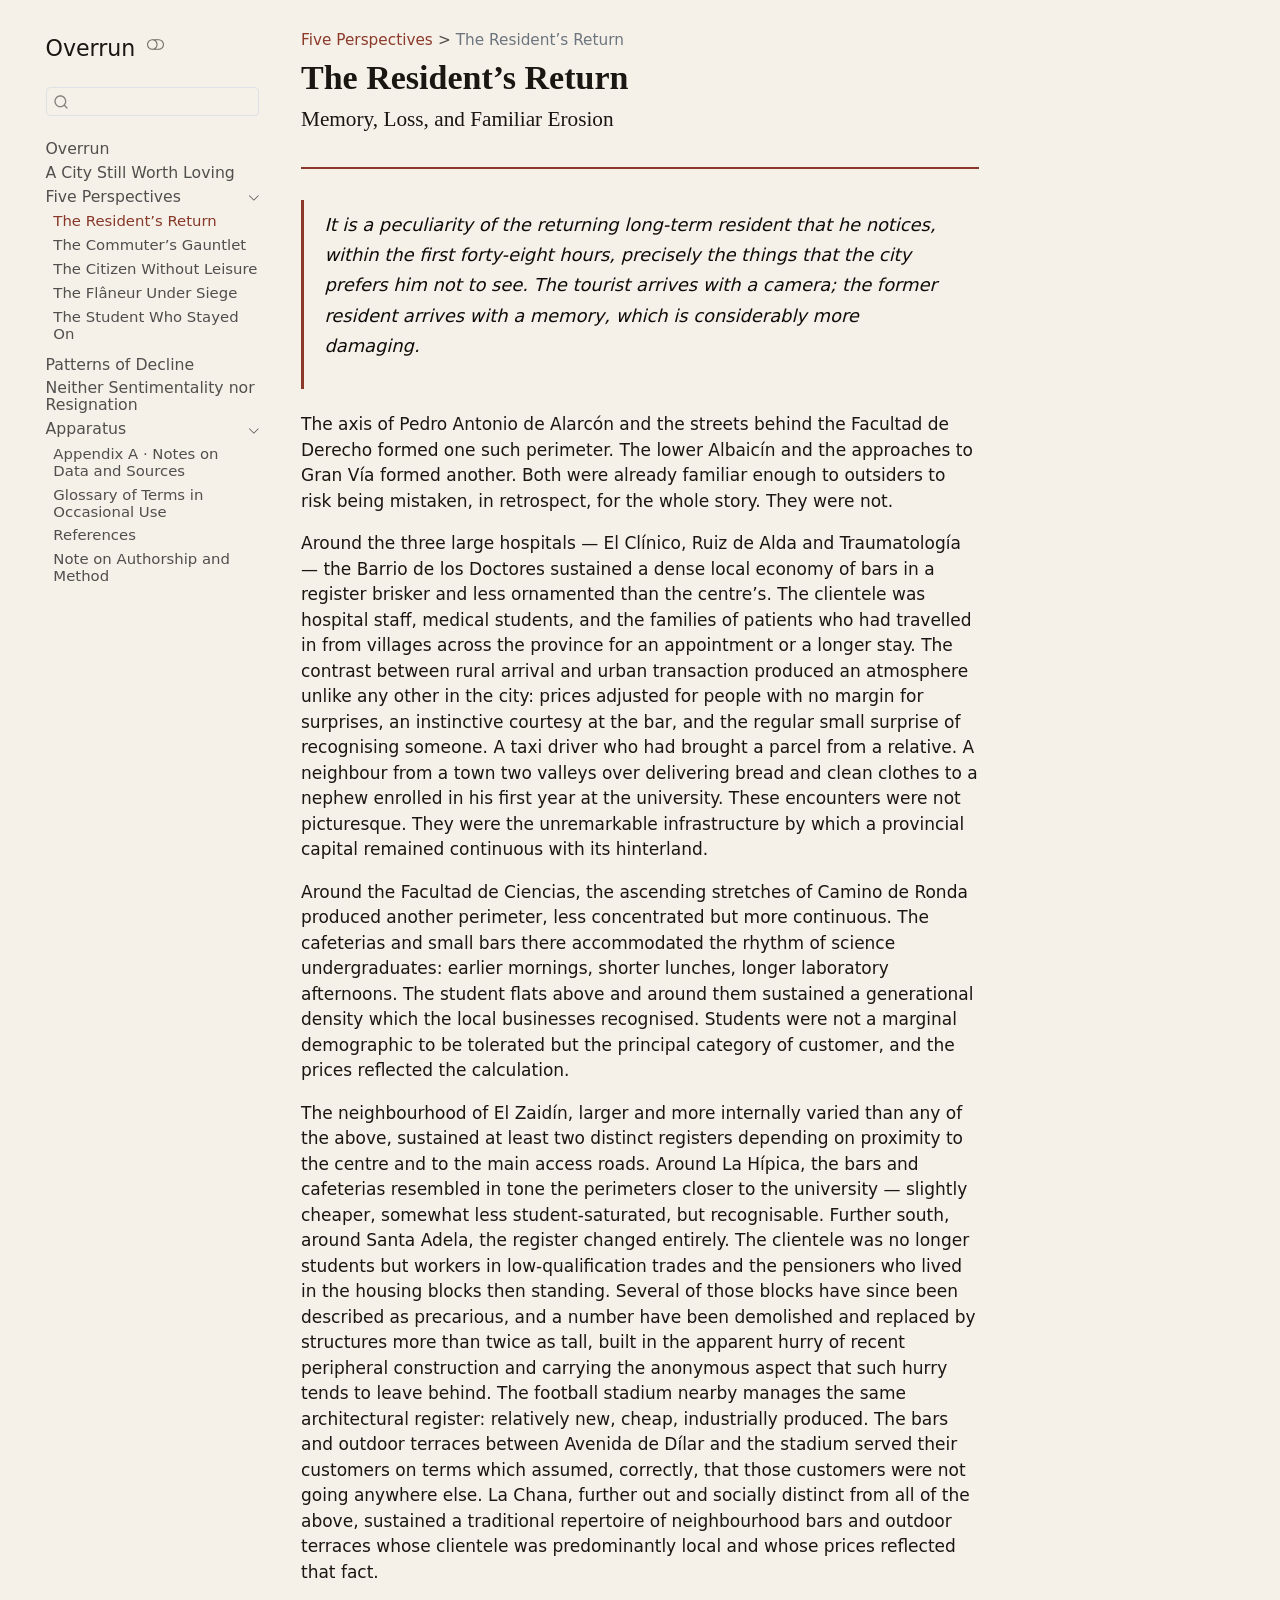
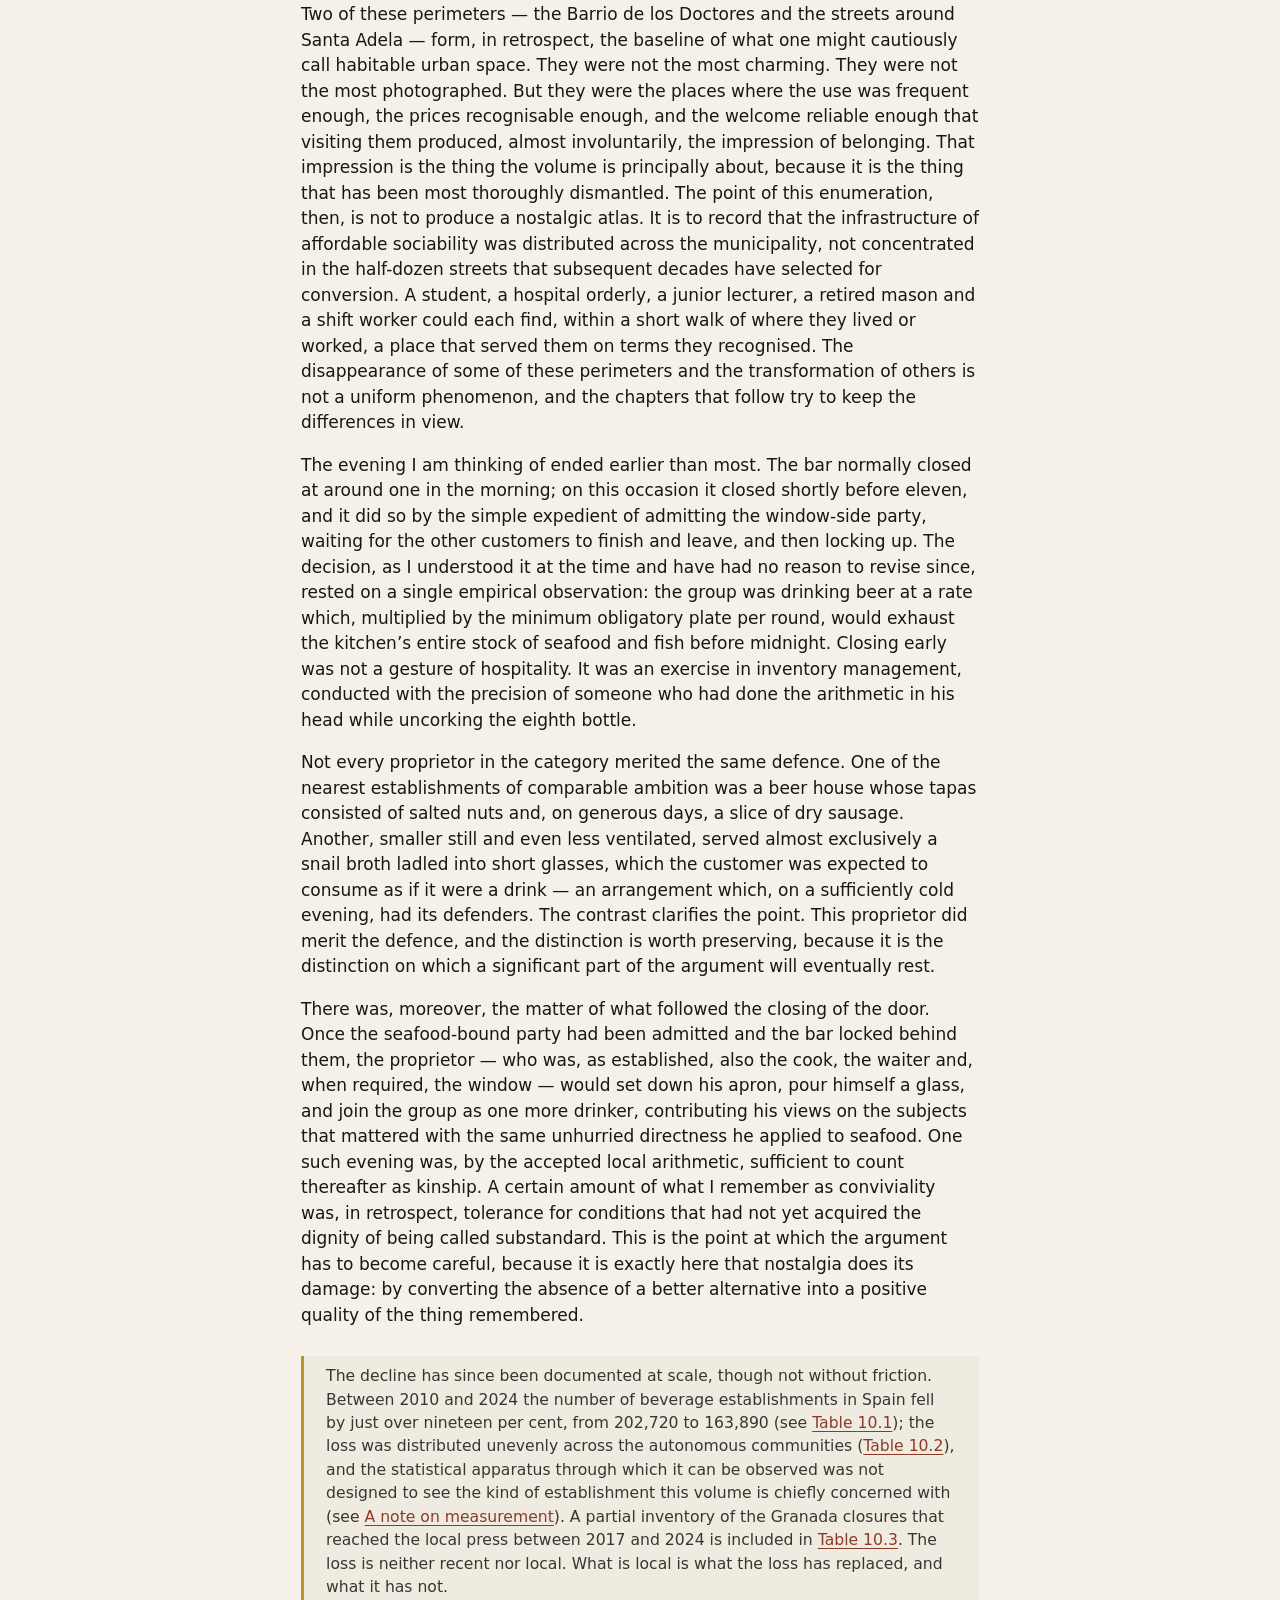
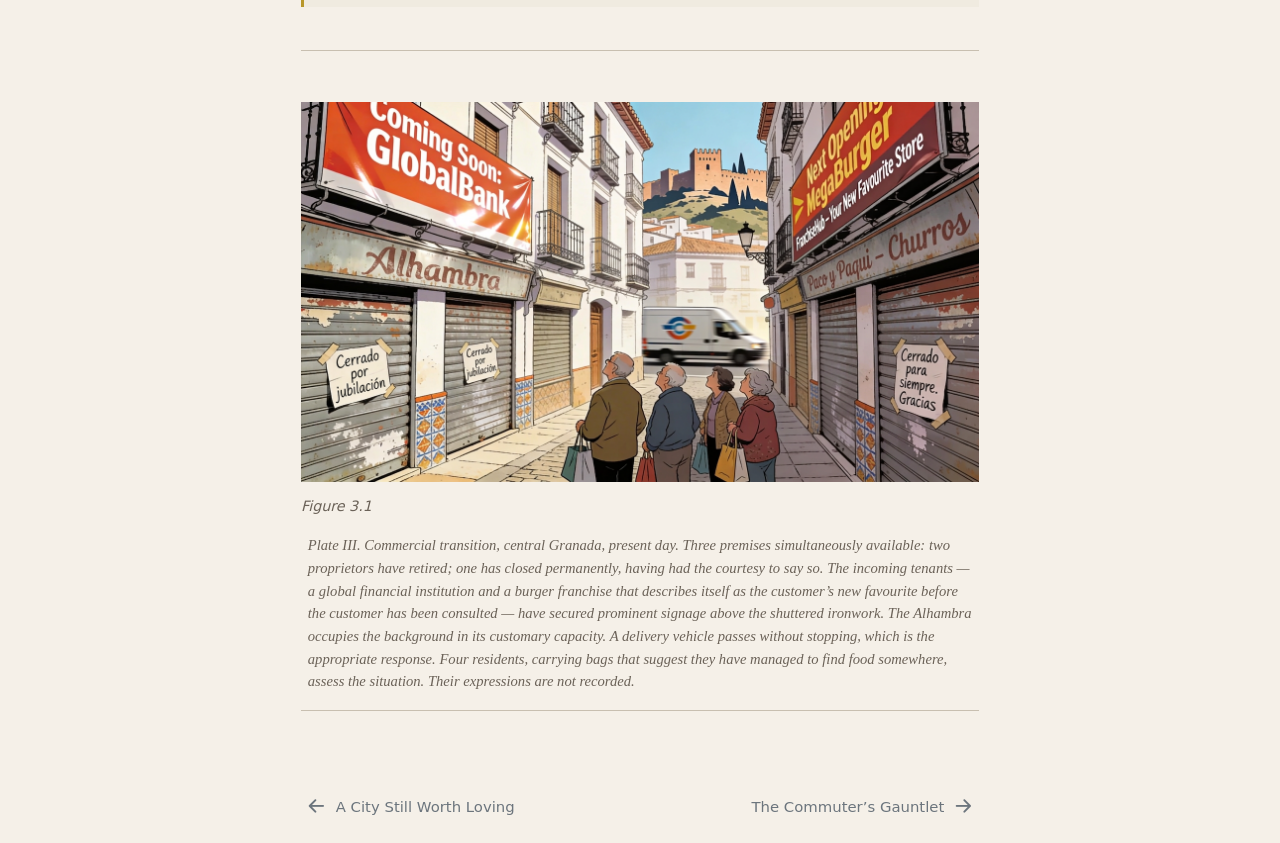
<file: 01-residents-return.html>
<!DOCTYPE html>
<html xmlns="http://www.w3.org/1999/xhtml" lang="en" xml:lang="en"><head>

<meta charset="utf-8">
<meta name="generator" content="quarto-1.8.27">

<meta name="viewport" content="width=device-width, initial-scale=1.0, user-scalable=yes">


<title>The Resident’s Return – Overrun</title>
<style>
code{white-space: pre-wrap;}
span.smallcaps{font-variant: small-caps;}
div.columns{display: flex; gap: min(4vw, 1.5em);}
div.column{flex: auto; overflow-x: auto;}
div.hanging-indent{margin-left: 1.5em; text-indent: -1.5em;}
ul.task-list{list-style: none;}
ul.task-list li input[type="checkbox"] {
  width: 0.8em;
  margin: 0 0.8em 0.2em -1em; /* quarto-specific, see https://github.com/quarto-dev/quarto-cli/issues/4556 */ 
  vertical-align: middle;
}
</style>


<script src="site_libs/quarto-nav/quarto-nav.js"></script>
<script src="site_libs/quarto-nav/headroom.min.js"></script>
<script src="site_libs/clipboard/clipboard.min.js"></script>
<script src="site_libs/quarto-search/autocomplete.umd.js"></script>
<script src="site_libs/quarto-search/fuse.min.js"></script>
<script src="site_libs/quarto-search/quarto-search.js"></script>
<meta name="quarto:offset" content="./">
<link href="./02-commuters-gauntlet.html" rel="next">
<link href="./00-before-the-threshold.html" rel="prev">
<script src="site_libs/quarto-html/quarto.js" type="module"></script>
<script src="site_libs/quarto-html/tabsets/tabsets.js" type="module"></script>
<script src="site_libs/quarto-html/axe/axe-check.js" type="module"></script>
<script src="site_libs/quarto-html/popper.min.js"></script>
<script src="site_libs/quarto-html/tippy.umd.min.js"></script>
<script src="site_libs/quarto-html/anchor.min.js"></script>
<link href="site_libs/quarto-html/tippy.css" rel="stylesheet">
<link href="site_libs/quarto-html/quarto-syntax-highlighting-ed96de9b727972fe78a7b5d16c58bf87.css" rel="stylesheet" class="quarto-color-scheme" id="quarto-text-highlighting-styles">
<link href="site_libs/quarto-html/quarto-syntax-highlighting-dark-4d9afe2b8d18ee9fa5d0d57b5ed4214d.css" rel="stylesheet" class="quarto-color-scheme quarto-color-alternate" id="quarto-text-highlighting-styles">
<link href="site_libs/quarto-html/quarto-syntax-highlighting-ed96de9b727972fe78a7b5d16c58bf87.css" rel="stylesheet" class="quarto-color-scheme-extra" id="quarto-text-highlighting-styles">
<script src="site_libs/bootstrap/bootstrap.min.js"></script>
<link href="site_libs/bootstrap/bootstrap-icons.css" rel="stylesheet">
<link href="site_libs/bootstrap/bootstrap-942d79f2cc56dfed41c6fddfe7d2ae1d.min.css" rel="stylesheet" append-hash="true" class="quarto-color-scheme" id="quarto-bootstrap" data-mode="light">
<link href="site_libs/bootstrap/bootstrap-dark-aff4b3c965619203e67748c025749833.min.css" rel="stylesheet" append-hash="true" class="quarto-color-scheme quarto-color-alternate" id="quarto-bootstrap" data-mode="dark">
<link href="site_libs/bootstrap/bootstrap-942d79f2cc56dfed41c6fddfe7d2ae1d.min.css" rel="stylesheet" append-hash="true" class="quarto-color-scheme-extra" id="quarto-bootstrap" data-mode="light">
<script id="quarto-search-options" type="application/json">{
  "location": "sidebar",
  "copy-button": false,
  "collapse-after": 3,
  "panel-placement": "start",
  "type": "textbox",
  "limit": 50,
  "keyboard-shortcut": [
    "f",
    "/",
    "s"
  ],
  "show-item-context": false,
  "language": {
    "search-no-results-text": "No results",
    "search-matching-documents-text": "matching documents",
    "search-copy-link-title": "Copy link to search",
    "search-hide-matches-text": "Hide additional matches",
    "search-more-match-text": "more match in this document",
    "search-more-matches-text": "more matches in this document",
    "search-clear-button-title": "Clear",
    "search-text-placeholder": "",
    "search-detached-cancel-button-title": "Cancel",
    "search-submit-button-title": "Submit",
    "search-label": "Search"
  }
}</script>
<style>html{ scroll-behavior: smooth; }</style>


<meta property="og:title" content="Overrun — A Resident’s Report on a City Past Its Limits">
<meta property="og:description" content="Civic Darwinism, Vol. I. Five perspectives on how a Mediterranean city ceased to function as a system of shared civic life and was reconstituted as a platform of value extraction.">
<meta property="og:image" content="/_assets/figures/social-card.png">
<meta property="og:site_name" content="Civic Darwinism">
<meta property="og:locale" content="en_GB">
<meta name="twitter:title" content="Overrun — A Resident’s Report on a City Past Its Limits">
<meta name="twitter:description" content="Civic Darwinism, Vol. I. Five perspectives on urban habitability degradation in a Mediterranean city.">
<meta name="twitter:image" content="/_assets/figures/social-card.png">
<meta name="twitter:card" content="summary_large_image">
</head>

<body class="nav-sidebar floating quarto-light"><script id="quarto-html-before-body" type="application/javascript">
    const toggleBodyColorMode = (bsSheetEl) => {
      const mode = bsSheetEl.getAttribute("data-mode");
      const bodyEl = window.document.querySelector("body");
      if (mode === "dark") {
        bodyEl.classList.add("quarto-dark");
        bodyEl.classList.remove("quarto-light");
      } else {
        bodyEl.classList.add("quarto-light");
        bodyEl.classList.remove("quarto-dark");
      }
    }
    const toggleBodyColorPrimary = () => {
      const bsSheetEl = window.document.querySelector("link#quarto-bootstrap:not([rel=disabled-stylesheet])");
      if (bsSheetEl) {
        toggleBodyColorMode(bsSheetEl);
      }
    }
    const setColorSchemeToggle = (alternate) => {
      const toggles = window.document.querySelectorAll('.quarto-color-scheme-toggle');
      for (let i=0; i < toggles.length; i++) {
        const toggle = toggles[i];
        if (toggle) {
          if (alternate) {
            toggle.classList.add("alternate");
          } else {
            toggle.classList.remove("alternate");
          }
        }
      }
    };
    const toggleColorMode = (alternate) => {
      // Switch the stylesheets
      const primaryStylesheets = window.document.querySelectorAll('link.quarto-color-scheme:not(.quarto-color-alternate)');
      const alternateStylesheets = window.document.querySelectorAll('link.quarto-color-scheme.quarto-color-alternate');
      manageTransitions('#quarto-margin-sidebar .nav-link', false);
      if (alternate) {
        // note: dark is layered on light, we don't disable primary!
        enableStylesheet(alternateStylesheets);
        for (const sheetNode of alternateStylesheets) {
          if (sheetNode.id === "quarto-bootstrap") {
            toggleBodyColorMode(sheetNode);
          }
        }
      } else {
        disableStylesheet(alternateStylesheets);
        enableStylesheet(primaryStylesheets)
        toggleBodyColorPrimary();
      }
      manageTransitions('#quarto-margin-sidebar .nav-link', true);
      // Switch the toggles
      setColorSchemeToggle(alternate)
      // Hack to workaround the fact that safari doesn't
      // properly recolor the scrollbar when toggling (#1455)
      if (navigator.userAgent.indexOf('Safari') > 0 && navigator.userAgent.indexOf('Chrome') == -1) {
        manageTransitions("body", false);
        window.scrollTo(0, 1);
        setTimeout(() => {
          window.scrollTo(0, 0);
          manageTransitions("body", true);
        }, 40);
      }
    }
    const disableStylesheet = (stylesheets) => {
      for (let i=0; i < stylesheets.length; i++) {
        const stylesheet = stylesheets[i];
        stylesheet.rel = 'disabled-stylesheet';
      }
    }
    const enableStylesheet = (stylesheets) => {
      for (let i=0; i < stylesheets.length; i++) {
        const stylesheet = stylesheets[i];
        if(stylesheet.rel !== 'stylesheet') { // for Chrome, which will still FOUC without this check
          stylesheet.rel = 'stylesheet';
        }
      }
    }
    const manageTransitions = (selector, allowTransitions) => {
      const els = window.document.querySelectorAll(selector);
      for (let i=0; i < els.length; i++) {
        const el = els[i];
        if (allowTransitions) {
          el.classList.remove('notransition');
        } else {
          el.classList.add('notransition');
        }
      }
    }
    const isFileUrl = () => {
      return window.location.protocol === 'file:';
    }
    const hasAlternateSentinel = () => {
      let styleSentinel = getColorSchemeSentinel();
      if (styleSentinel !== null) {
        return styleSentinel === "alternate";
      } else {
        return false;
      }
    }
    const setStyleSentinel = (alternate) => {
      const value = alternate ? "alternate" : "default";
      if (!isFileUrl()) {
        window.localStorage.setItem("quarto-color-scheme", value);
      } else {
        localAlternateSentinel = value;
      }
    }
    const getColorSchemeSentinel = () => {
      if (!isFileUrl()) {
        const storageValue = window.localStorage.getItem("quarto-color-scheme");
        return storageValue != null ? storageValue : localAlternateSentinel;
      } else {
        return localAlternateSentinel;
      }
    }
    const toggleGiscusIfUsed = (isAlternate, darkModeDefault) => {
      const baseTheme = document.querySelector('#giscus-base-theme')?.value ?? 'light';
      const alternateTheme = document.querySelector('#giscus-alt-theme')?.value ?? 'dark';
      let newTheme = '';
      if(authorPrefersDark) {
        newTheme = isAlternate ? baseTheme : alternateTheme;
      } else {
        newTheme = isAlternate ? alternateTheme : baseTheme;
      }
      const changeGiscusTheme = () => {
        // From: https://github.com/giscus/giscus/issues/336
        const sendMessage = (message) => {
          const iframe = document.querySelector('iframe.giscus-frame');
          if (!iframe) return;
          iframe.contentWindow.postMessage({ giscus: message }, 'https://giscus.app');
        }
        sendMessage({
          setConfig: {
            theme: newTheme
          }
        });
      }
      const isGiscussLoaded = window.document.querySelector('iframe.giscus-frame') !== null;
      if (isGiscussLoaded) {
        changeGiscusTheme();
      }
    };
    const authorPrefersDark = false;
    const darkModeDefault = authorPrefersDark;
      document.querySelector('link#quarto-text-highlighting-styles.quarto-color-scheme-extra').rel = 'disabled-stylesheet';
      document.querySelector('link#quarto-bootstrap.quarto-color-scheme-extra').rel = 'disabled-stylesheet';
    let localAlternateSentinel = darkModeDefault ? 'alternate' : 'default';
    // Dark / light mode switch
    window.quartoToggleColorScheme = () => {
      // Read the current dark / light value
      let toAlternate = !hasAlternateSentinel();
      toggleColorMode(toAlternate);
      setStyleSentinel(toAlternate);
      toggleGiscusIfUsed(toAlternate, darkModeDefault);
      window.dispatchEvent(new Event('resize'));
    };
    // Switch to dark mode if need be
    if (hasAlternateSentinel()) {
      toggleColorMode(true);
    } else {
      toggleColorMode(false);
    }
  </script>

<div id="quarto-search-results"></div>
  <header id="quarto-header" class="headroom fixed-top">
  <nav class="quarto-secondary-nav">
    <div class="container-fluid d-flex">
      <button type="button" class="quarto-btn-toggle btn" data-bs-toggle="collapse" role="button" data-bs-target=".quarto-sidebar-collapse-item" aria-controls="quarto-sidebar" aria-expanded="false" aria-label="Toggle sidebar navigation" onclick="if (window.quartoToggleHeadroom) { window.quartoToggleHeadroom(); }">
        <i class="bi bi-layout-text-sidebar-reverse"></i>
      </button>
        <nav class="quarto-page-breadcrumbs" aria-label="breadcrumb"><ol class="breadcrumb"><li class="breadcrumb-item"><a href="./01-residents-return.html">Five Perspectives</a></li><li class="breadcrumb-item"><a href="./01-residents-return.html"><span class="chapter-title">The Resident’s Return</span></a></li></ol></nav>
        <a class="flex-grow-1" role="navigation" data-bs-toggle="collapse" data-bs-target=".quarto-sidebar-collapse-item" aria-controls="quarto-sidebar" aria-expanded="false" aria-label="Toggle sidebar navigation" onclick="if (window.quartoToggleHeadroom) { window.quartoToggleHeadroom(); }">      
        </a>
      <button type="button" class="btn quarto-search-button" aria-label="Search" onclick="window.quartoOpenSearch();">
        <i class="bi bi-search"></i>
      </button>
    </div>
  </nav>
</header>
<!-- content -->
<div id="quarto-content" class="quarto-container page-columns page-rows-contents page-layout-article">
<!-- sidebar -->
  <nav id="quarto-sidebar" class="sidebar collapse collapse-horizontal quarto-sidebar-collapse-item sidebar-navigation floating overflow-auto">
    <div class="pt-lg-2 mt-2 text-left sidebar-header">
    <div class="sidebar-title mb-0 py-0">
      <a href="./">Overrun</a> 
        <div class="sidebar-tools-main">
  <a href="" class="quarto-color-scheme-toggle quarto-navigation-tool  px-1" onclick="window.quartoToggleColorScheme(); return false;" title="Toggle dark mode"><i class="bi"></i></a>
</div>
    </div>
      </div>
        <div class="mt-2 flex-shrink-0 align-items-center">
        <div class="sidebar-search">
        <div id="quarto-search" class="" title="Search"></div>
        </div>
        </div>
    <div class="sidebar-menu-container"> 
    <ul class="list-unstyled mt-1">
        <li class="sidebar-item">
  <div class="sidebar-item-container"> 
  <a href="./index.html" class="sidebar-item-text sidebar-link"><span class="chapter-title">Overrun</span></a>
  </div>
</li>
        <li class="sidebar-item">
  <div class="sidebar-item-container"> 
  <a href="./00-before-the-threshold.html" class="sidebar-item-text sidebar-link"><span class="chapter-title">A City Still Worth Loving</span></a>
  </div>
</li>
        <li class="sidebar-item sidebar-item-section">
      <div class="sidebar-item-container"> 
            <a class="sidebar-item-text sidebar-link text-start" data-bs-toggle="collapse" data-bs-target="#quarto-sidebar-section-1" role="navigation" aria-expanded="true">
 <span class="menu-text">Five Perspectives</span></a>
          <a class="sidebar-item-toggle text-start" data-bs-toggle="collapse" data-bs-target="#quarto-sidebar-section-1" role="navigation" aria-expanded="true" aria-label="Toggle section">
            <i class="bi bi-chevron-right ms-2"></i>
          </a> 
      </div>
      <ul id="quarto-sidebar-section-1" class="collapse list-unstyled sidebar-section depth1 show">  
          <li class="sidebar-item">
  <div class="sidebar-item-container"> 
  <a href="./01-residents-return.html" class="sidebar-item-text sidebar-link active"><span class="chapter-title">The Resident’s Return</span></a>
  </div>
</li>
          <li class="sidebar-item">
  <div class="sidebar-item-container"> 
  <a href="./02-commuters-gauntlet.html" class="sidebar-item-text sidebar-link"><span class="chapter-title">The Commuter’s Gauntlet</span></a>
  </div>
</li>
          <li class="sidebar-item">
  <div class="sidebar-item-container"> 
  <a href="./03-citizen-without-leisure.html" class="sidebar-item-text sidebar-link"><span class="chapter-title">The Citizen Without Leisure</span></a>
  </div>
</li>
          <li class="sidebar-item">
  <div class="sidebar-item-container"> 
  <a href="./04-flaneur-under-siege.html" class="sidebar-item-text sidebar-link"><span class="chapter-title">The Flâneur Under Siege</span></a>
  </div>
</li>
          <li class="sidebar-item">
  <div class="sidebar-item-container"> 
  <a href="./05-academic-observer.html" class="sidebar-item-text sidebar-link"><span class="chapter-title">The Student Who Stayed On</span></a>
  </div>
</li>
      </ul>
  </li>
        <li class="sidebar-item">
  <div class="sidebar-item-container"> 
  <a href="./06-patterns-of-decline.html" class="sidebar-item-text sidebar-link"><span class="chapter-title">Patterns of Decline</span></a>
  </div>
</li>
        <li class="sidebar-item">
  <div class="sidebar-item-container"> 
  <a href="./07-coda.html" class="sidebar-item-text sidebar-link"><span class="chapter-title">Neither Sentimentality nor Resignation</span></a>
  </div>
</li>
        <li class="sidebar-item sidebar-item-section">
      <div class="sidebar-item-container"> 
            <a class="sidebar-item-text sidebar-link text-start" data-bs-toggle="collapse" data-bs-target="#quarto-sidebar-section-2" role="navigation" aria-expanded="true">
 <span class="menu-text">Apparatus</span></a>
          <a class="sidebar-item-toggle text-start" data-bs-toggle="collapse" data-bs-target="#quarto-sidebar-section-2" role="navigation" aria-expanded="true" aria-label="Toggle section">
            <i class="bi bi-chevron-right ms-2"></i>
          </a> 
      </div>
      <ul id="quarto-sidebar-section-2" class="collapse list-unstyled sidebar-section depth1 show">  
          <li class="sidebar-item">
  <div class="sidebar-item-container"> 
  <a href="./appendix-data.html" class="sidebar-item-text sidebar-link"><span class="chapter-title">Appendix A · Notes on Data and Sources</span></a>
  </div>
</li>
          <li class="sidebar-item">
  <div class="sidebar-item-container"> 
  <a href="./glossary.html" class="sidebar-item-text sidebar-link"><span class="chapter-title">Glossary of Terms in Occasional Use</span></a>
  </div>
</li>
          <li class="sidebar-item">
  <div class="sidebar-item-container"> 
  <a href="./references.html" class="sidebar-item-text sidebar-link"><span class="chapter-title">References</span></a>
  </div>
</li>
          <li class="sidebar-item">
  <div class="sidebar-item-container"> 
  <a href="./note-on-method.html" class="sidebar-item-text sidebar-link"><span class="chapter-title">Note on Authorship and Method</span></a>
  </div>
</li>
      </ul>
  </li>
    </ul>
    </div>
</nav>
<div id="quarto-sidebar-glass" class="quarto-sidebar-collapse-item" data-bs-toggle="collapse" data-bs-target=".quarto-sidebar-collapse-item"></div>
<!-- margin-sidebar -->
    <div id="quarto-margin-sidebar" class="sidebar margin-sidebar zindex-bottom">
        
    </div>
<!-- main -->
<main class="content" id="quarto-document-content">


<header id="title-block-header" class="quarto-title-block default"><nav class="quarto-page-breadcrumbs quarto-title-breadcrumbs d-none d-lg-block" aria-label="breadcrumb"><ol class="breadcrumb"><li class="breadcrumb-item"><a href="./01-residents-return.html">Five Perspectives</a></li><li class="breadcrumb-item"><a href="./01-residents-return.html"><span class="chapter-title">The Resident’s Return</span></a></li></ol></nav>
<div class="quarto-title">
<h1 class="title"><span class="chapter-title">The Resident’s Return</span></h1>
<p class="subtitle lead">Memory, Loss, and Familiar Erosion</p>
</div>



<div class="quarto-title-meta">

    
  
    
  </div>
  


</header>


<!-- ── BLOQUE 1: APERTURA IRÓNICA (máx. 2 frases) ─────────── -->
<div class="block-irony">
<p>It is a peculiarity of the returning long-term resident that he notices, within the first forty-eight hours, precisely the things that the city prefers him not to see. The tourist arrives with a camera; the former resident arrives with a memory, which is considerably more damaging.</p>
</div>
<!-- ── TRANSICIÓN A REGISTRO ANALÍTICO ───────────────────── -->
<p>The axis of Pedro Antonio de Alarcón and the streets behind the Facultad de Derecho formed one such perimeter. The lower Albaicín and the approaches to Gran Vía formed another. Both were already familiar enough to outsiders to risk being mistaken, in retrospect, for the whole story. They were not.</p>
<p>Around the three large hospitals — El Clínico, Ruiz de Alda and Traumatología — the Barrio de los Doctores sustained a dense local economy of bars in a register brisker and less ornamented than the centre’s. The clientele was hospital staff, medical students, and the families of patients who had travelled in from villages across the province for an appointment or a longer stay. The contrast between rural arrival and urban transaction produced an atmosphere unlike any other in the city: prices adjusted for people with no margin for surprises, an instinctive courtesy at the bar, and the regular small surprise of recognising someone. A taxi driver who had brought a parcel from a relative. A neighbour from a town two valleys over delivering bread and clean clothes to a nephew enrolled in his first year at the university. These encounters were not picturesque. They were the unremarkable infrastructure by which a provincial capital remained continuous with its hinterland.</p>
<p>Around the Facultad de Ciencias, the ascending stretches of Camino de Ronda produced another perimeter, less concentrated but more continuous. The cafeterias and small bars there accommodated the rhythm of science undergraduates: earlier mornings, shorter lunches, longer laboratory afternoons. The student flats above and around them sustained a generational density which the local businesses recognised. Students were not a marginal demographic to be tolerated but the principal category of customer, and the prices reflected the calculation.</p>
<p>The neighbourhood of El Zaidín, larger and more internally varied than any of the above, sustained at least two distinct registers depending on proximity to the centre and to the main access roads. Around La Hípica, the bars and cafeterias resembled in tone the perimeters closer to the university — slightly cheaper, somewhat less student-saturated, but recognisable. Further south, around Santa Adela, the register changed entirely. The clientele was no longer students but workers in low-qualification trades and the pensioners who lived in the housing blocks then standing. Several of those blocks have since been described as precarious, and a number have been demolished and replaced by structures more than twice as tall, built in the apparent hurry of recent peripheral construction and carrying the anonymous aspect that such hurry tends to leave behind. The football stadium nearby manages the same architectural register: relatively new, cheap, industrially produced. The bars and outdoor terraces between Avenida de Dílar and the stadium served their customers on terms which assumed, correctly, that those customers were not going anywhere else. La Chana, further out and socially distinct from all of the above, sustained a traditional repertoire of neighbourhood bars and outdoor terraces whose clientele was predominantly local and whose prices reflected that fact.</p>
<p>Two of these perimeters — the Barrio de los Doctores and the streets around Santa Adela — form, in retrospect, the baseline of what one might cautiously call habitable urban space. They were not the most charming. They were not the most photographed. But they were the places where the use was frequent enough, the prices recognisable enough, and the welcome reliable enough that visiting them produced, almost involuntarily, the impression of belonging. That impression is the thing the volume is principally about, because it is the thing that has been most thoroughly dismantled. The point of this enumeration, then, is not to produce a nostalgic atlas. It is to record that the infrastructure of affordable sociability was distributed across the municipality, not concentrated in the half-dozen streets that subsequent decades have selected for conversion. A student, a hospital orderly, a junior lecturer, a retired mason and a shift worker could each find, within a short walk of where they lived or worked, a place that served them on terms they recognised. The disappearance of some of these perimeters and the transformation of others is not a uniform phenomenon, and the chapters that follow try to keep the differences in view.</p>
<p>The evening I am thinking of ended earlier than most. The bar normally closed at around one in the morning; on this occasion it closed shortly before eleven, and it did so by the simple expedient of admitting the window-side party, waiting for the other customers to finish and leave, and then locking up. The decision, as I understood it at the time and have had no reason to revise since, rested on a single empirical observation: the group was drinking beer at a rate which, multiplied by the minimum obligatory plate per round, would exhaust the kitchen’s entire stock of seafood and fish before midnight. Closing early was not a gesture of hospitality. It was an exercise in inventory management, conducted with the precision of someone who had done the arithmetic in his head while uncorking the eighth bottle.</p>
<p>Not every proprietor in the category merited the same defence. One of the nearest establishments of comparable ambition was a beer house whose tapas consisted of salted nuts and, on generous days, a slice of dry sausage. Another, smaller still and even less ventilated, served almost exclusively a snail broth ladled into short glasses, which the customer was expected to consume as if it were a drink — an arrangement which, on a sufficiently cold evening, had its defenders. The contrast clarifies the point. This proprietor did merit the defence, and the distinction is worth preserving, because it is the distinction on which a significant part of the argument will eventually rest.</p>
<p>There was, moreover, the matter of what followed the closing of the door. Once the seafood-bound party had been admitted and the bar locked behind them, the proprietor — who was, as established, also the cook, the waiter and, when required, the window — would set down his apron, pour himself a glass, and join the group as one more drinker, contributing his views on the subjects that mattered with the same unhurried directness he applied to seafood. One such evening was, by the accepted local arithmetic, sufficient to count thereafter as kinship. A certain amount of what I remember as conviviality was, in retrospect, tolerance for conditions that had not yet acquired the dignity of being called substandard. This is the point at which the argument has to become careful, because it is exactly here that nostalgia does its damage: by converting the absence of a better alternative into a positive quality of the thing remembered.</p>
<div class="block-data">
<p>The decline has since been documented at scale, though not without friction. Between 2010 and 2024 the number of beverage establishments in Spain fell by just over nineteen per cent, from 202,720 to 163,890 (see <a href="appendix-data.html#tbl-bars-national" class="quarto-xref">Table&nbsp;<span>10.1</span></a>); the loss was distributed unevenly across the autonomous communities (<a href="appendix-data.html#tbl-bars-regional" class="quarto-xref">Table&nbsp;<span>10.2</span></a>), and the statistical apparatus through which it can be observed was not designed to see the kind of establishment this volume is chiefly concerned with (see <a href="appendix-data.html#sec-measurement-note" class="quarto-xref"><span>A note on measurement</span></a>). A partial inventory of the Granada closures that reached the local press between 2017 and 2024 is included in <a href="appendix-data.html#tbl-granada-closures" class="quarto-xref">Table&nbsp;<span>10.3</span></a>. The loss is neither recent nor local. What is local is what the loss has replaced, and what it has not.</p>
</div>
<div class="plate">
<div id="fig-pacopaq" class="quarto-float quarto-figure quarto-figure-center anchored" alt="Granada street with shuttered local businesses and incoming   franchise signage, Alhambra visible in the background.">
<figure class="quarto-float quarto-float-fig figure">
<div aria-describedby="fig-pacopaq-caption-0ceaefa1-69ba-4598-a22c-09a6ac19f8ca">
<img src="_assets/figures/03-paco-paqui.png" id="fig-pacopaq" class="no-fig-label img-fluid figure-img" alt="Granada street with shuttered local businesses and incoming   franchise signage, Alhambra visible in the background.">
</div>
<figcaption class="quarto-float-caption-bottom quarto-float-caption quarto-float-fig quarto-uncaptioned" id="fig-pacopaq-caption-0ceaefa1-69ba-4598-a22c-09a6ac19f8ca">
Figure&nbsp;3.1
</figcaption>
</figure>
</div>
<p><em>Plate III. Commercial transition, central Granada, present day. Three premises simultaneously available: two proprietors have retired; one has closed permanently, having had the courtesy to say so. The incoming tenants — a global financial institution and a burger franchise that describes itself as the customer’s new favourite before the customer has been consulted — have secured prominent signage above the shuttered ironwork. The Alhambra occupies the background in its customary capacity. A delivery vehicle passes without stopping, which is the appropriate response. Four residents, carrying bags that suggest they have managed to find food somewhere, assess the situation. Their expressions are not recorded.</em></p>
</div>
<!-- ── ESTRUCTURA SUGERIDA ────────────────────────────────────

     § 1  El retorno: descripción del primer recorrido.
          Observación sistemática de lo que ha cambiado.
          Sin nostalgia inmediata — diferir el duelo.

     § 2  [BLOQUE DESCRIPCIÓN] La sustitución comercial
          secuencial: el patrón que Cócola-Gant identifica
          en el tejido de un barrio cuando el turismo
          desplaza el comercio de proximidad.

     § 3  [BLOQUE DATO INLINE]
          Average rental prices in central Granada's districts
          rose from €6.2/m² in 2015 to €11.8/m² in 2024
          (Idealista, 2024). Ver @fig-rental-trend.
          → Traducción a experiencia vivida inmediatamente
          después de la cifra.

     § 4  [BLOQUE CASO] Un ejemplo concreto: un
          establecimiento específico, cerrado. Función:
          anclar el análisis en lo particular sin convertirlo
          en elegía. Ver instrucción sobre la autocorrección.

     § 5  [BLOQUE AUTOCORRECCIÓN #1]
          El narrador se atrapa siendo demasiado emocional
          y corrige en tiempo real.

     § 6  [BLOQUE TEORÍA] Zukin: pacificación por cappuccino.
          Lefebvre: apropiación espacial. Una referencia por
          párrafo, integrada en prosa natural.

     § 7  La nostalgia interrogada: el pasado tampoco era
          perfecto. El argumento es sobre trayectoria,
          no sobre paraíso perdido.

     § 8  [BLOQUE AUTOCORRECCIÓN #2]

     § 9  [BLOQUE SÁTIRA + ILUSTRACIÓN]
          Descripción de imagen con caption al estilo
          etiqueta de museo británico.
          Ver _assets/figures/ para ubicar la imagen.

     § 10 Cierre: sin resolución. El narrador termina
          tan incómodo como empezó, más informado.

── FIN ESTRUCTURA SUGERIDA ─────────────────────────────── -->
<!-- ── REFERENCIAS CRUZADAS AL APÉNDICE ─────────────────────
     Usar:  @fig-rental-trend
            @fig-commerce-evolution
     Ambas figuras definidas en appendix-data.qmd
──────────────────────────────────────────────────────────── -->



</main> <!-- /main -->
<script id="quarto-html-after-body" type="application/javascript">
  window.document.addEventListener("DOMContentLoaded", function (event) {
    // Ensure there is a toggle, if there isn't float one in the top right
    if (window.document.querySelector('.quarto-color-scheme-toggle') === null) {
      const a = window.document.createElement('a');
      a.classList.add('top-right');
      a.classList.add('quarto-color-scheme-toggle');
      a.href = "";
      a.onclick = function() { try { window.quartoToggleColorScheme(); } catch {} return false; };
      const i = window.document.createElement("i");
      i.classList.add('bi');
      a.appendChild(i);
      window.document.body.appendChild(a);
    }
    setColorSchemeToggle(hasAlternateSentinel())
    const icon = "";
    const anchorJS = new window.AnchorJS();
    anchorJS.options = {
      placement: 'right',
      icon: icon
    };
    anchorJS.add('.anchored');
    const isCodeAnnotation = (el) => {
      for (const clz of el.classList) {
        if (clz.startsWith('code-annotation-')) {                     
          return true;
        }
      }
      return false;
    }
    const onCopySuccess = function(e) {
      // button target
      const button = e.trigger;
      // don't keep focus
      button.blur();
      // flash "checked"
      button.classList.add('code-copy-button-checked');
      var currentTitle = button.getAttribute("title");
      button.setAttribute("title", "Copied!");
      let tooltip;
      if (window.bootstrap) {
        button.setAttribute("data-bs-toggle", "tooltip");
        button.setAttribute("data-bs-placement", "left");
        button.setAttribute("data-bs-title", "Copied!");
        tooltip = new bootstrap.Tooltip(button, 
          { trigger: "manual", 
            customClass: "code-copy-button-tooltip",
            offset: [0, -8]});
        tooltip.show();    
      }
      setTimeout(function() {
        if (tooltip) {
          tooltip.hide();
          button.removeAttribute("data-bs-title");
          button.removeAttribute("data-bs-toggle");
          button.removeAttribute("data-bs-placement");
        }
        button.setAttribute("title", currentTitle);
        button.classList.remove('code-copy-button-checked');
      }, 1000);
      // clear code selection
      e.clearSelection();
    }
    const getTextToCopy = function(trigger) {
      const outerScaffold = trigger.parentElement.cloneNode(true);
      const codeEl = outerScaffold.querySelector('code');
      for (const childEl of codeEl.children) {
        if (isCodeAnnotation(childEl)) {
          childEl.remove();
        }
      }
      return codeEl.innerText;
    }
    const clipboard = new window.ClipboardJS('.code-copy-button:not([data-in-quarto-modal])', {
      text: getTextToCopy
    });
    clipboard.on('success', onCopySuccess);
    if (window.document.getElementById('quarto-embedded-source-code-modal')) {
      const clipboardModal = new window.ClipboardJS('.code-copy-button[data-in-quarto-modal]', {
        text: getTextToCopy,
        container: window.document.getElementById('quarto-embedded-source-code-modal')
      });
      clipboardModal.on('success', onCopySuccess);
    }
      var localhostRegex = new RegExp(/^(?:http|https):\/\/localhost\:?[0-9]*\//);
      var mailtoRegex = new RegExp(/^mailto:/);
        var filterRegex = new RegExp('/' + window.location.host + '/');
      var isInternal = (href) => {
          return filterRegex.test(href) || localhostRegex.test(href) || mailtoRegex.test(href);
      }
      // Inspect non-navigation links and adorn them if external
     var links = window.document.querySelectorAll('a[href]:not(.nav-link):not(.navbar-brand):not(.toc-action):not(.sidebar-link):not(.sidebar-item-toggle):not(.pagination-link):not(.no-external):not([aria-hidden]):not(.dropdown-item):not(.quarto-navigation-tool):not(.about-link)');
      for (var i=0; i<links.length; i++) {
        const link = links[i];
        if (!isInternal(link.href)) {
          // undo the damage that might have been done by quarto-nav.js in the case of
          // links that we want to consider external
          if (link.dataset.originalHref !== undefined) {
            link.href = link.dataset.originalHref;
          }
            // target, if specified
            link.setAttribute("target", "_blank");
            if (link.getAttribute("rel") === null) {
              link.setAttribute("rel", "noopener");
            }
        }
      }
    function tippyHover(el, contentFn, onTriggerFn, onUntriggerFn) {
      const config = {
        allowHTML: true,
        maxWidth: 500,
        delay: 100,
        arrow: false,
        appendTo: function(el) {
            return el.parentElement;
        },
        interactive: true,
        interactiveBorder: 10,
        theme: 'quarto',
        placement: 'bottom-start',
      };
      if (contentFn) {
        config.content = contentFn;
      }
      if (onTriggerFn) {
        config.onTrigger = onTriggerFn;
      }
      if (onUntriggerFn) {
        config.onUntrigger = onUntriggerFn;
      }
      window.tippy(el, config); 
    }
    const noterefs = window.document.querySelectorAll('a[role="doc-noteref"]');
    for (var i=0; i<noterefs.length; i++) {
      const ref = noterefs[i];
      tippyHover(ref, function() {
        // use id or data attribute instead here
        let href = ref.getAttribute('data-footnote-href') || ref.getAttribute('href');
        try { href = new URL(href).hash; } catch {}
        const id = href.replace(/^#\/?/, "");
        const note = window.document.getElementById(id);
        if (note) {
          return note.innerHTML;
        } else {
          return "";
        }
      });
    }
    const xrefs = window.document.querySelectorAll('a.quarto-xref');
    const processXRef = (id, note) => {
      // Strip column container classes
      const stripColumnClz = (el) => {
        el.classList.remove("page-full", "page-columns");
        if (el.children) {
          for (const child of el.children) {
            stripColumnClz(child);
          }
        }
      }
      stripColumnClz(note)
      if (id === null || id.startsWith('sec-')) {
        // Special case sections, only their first couple elements
        const container = document.createElement("div");
        if (note.children && note.children.length > 2) {
          container.appendChild(note.children[0].cloneNode(true));
          for (let i = 1; i < note.children.length; i++) {
            const child = note.children[i];
            if (child.tagName === "P" && child.innerText === "") {
              continue;
            } else {
              container.appendChild(child.cloneNode(true));
              break;
            }
          }
          if (window.Quarto?.typesetMath) {
            window.Quarto.typesetMath(container);
          }
          return container.innerHTML
        } else {
          if (window.Quarto?.typesetMath) {
            window.Quarto.typesetMath(note);
          }
          return note.innerHTML;
        }
      } else {
        // Remove any anchor links if they are present
        const anchorLink = note.querySelector('a.anchorjs-link');
        if (anchorLink) {
          anchorLink.remove();
        }
        if (window.Quarto?.typesetMath) {
          window.Quarto.typesetMath(note);
        }
        if (note.classList.contains("callout")) {
          return note.outerHTML;
        } else {
          return note.innerHTML;
        }
      }
    }
    for (var i=0; i<xrefs.length; i++) {
      const xref = xrefs[i];
      tippyHover(xref, undefined, function(instance) {
        instance.disable();
        let url = xref.getAttribute('href');
        let hash = undefined; 
        if (url.startsWith('#')) {
          hash = url;
        } else {
          try { hash = new URL(url).hash; } catch {}
        }
        if (hash) {
          const id = hash.replace(/^#\/?/, "");
          const note = window.document.getElementById(id);
          if (note !== null) {
            try {
              const html = processXRef(id, note.cloneNode(true));
              instance.setContent(html);
            } finally {
              instance.enable();
              instance.show();
            }
          } else {
            // See if we can fetch this
            fetch(url.split('#')[0])
            .then(res => res.text())
            .then(html => {
              const parser = new DOMParser();
              const htmlDoc = parser.parseFromString(html, "text/html");
              const note = htmlDoc.getElementById(id);
              if (note !== null) {
                const html = processXRef(id, note);
                instance.setContent(html);
              } 
            }).finally(() => {
              instance.enable();
              instance.show();
            });
          }
        } else {
          // See if we can fetch a full url (with no hash to target)
          // This is a special case and we should probably do some content thinning / targeting
          fetch(url)
          .then(res => res.text())
          .then(html => {
            const parser = new DOMParser();
            const htmlDoc = parser.parseFromString(html, "text/html");
            const note = htmlDoc.querySelector('main.content');
            if (note !== null) {
              // This should only happen for chapter cross references
              // (since there is no id in the URL)
              // remove the first header
              if (note.children.length > 0 && note.children[0].tagName === "HEADER") {
                note.children[0].remove();
              }
              const html = processXRef(null, note);
              instance.setContent(html);
            } 
          }).finally(() => {
            instance.enable();
            instance.show();
          });
        }
      }, function(instance) {
      });
    }
        let selectedAnnoteEl;
        const selectorForAnnotation = ( cell, annotation) => {
          let cellAttr = 'data-code-cell="' + cell + '"';
          let lineAttr = 'data-code-annotation="' +  annotation + '"';
          const selector = 'span[' + cellAttr + '][' + lineAttr + ']';
          return selector;
        }
        const selectCodeLines = (annoteEl) => {
          const doc = window.document;
          const targetCell = annoteEl.getAttribute("data-target-cell");
          const targetAnnotation = annoteEl.getAttribute("data-target-annotation");
          const annoteSpan = window.document.querySelector(selectorForAnnotation(targetCell, targetAnnotation));
          const lines = annoteSpan.getAttribute("data-code-lines").split(",");
          const lineIds = lines.map((line) => {
            return targetCell + "-" + line;
          })
          let top = null;
          let height = null;
          let parent = null;
          if (lineIds.length > 0) {
              //compute the position of the single el (top and bottom and make a div)
              const el = window.document.getElementById(lineIds[0]);
              top = el.offsetTop;
              height = el.offsetHeight;
              parent = el.parentElement.parentElement;
            if (lineIds.length > 1) {
              const lastEl = window.document.getElementById(lineIds[lineIds.length - 1]);
              const bottom = lastEl.offsetTop + lastEl.offsetHeight;
              height = bottom - top;
            }
            if (top !== null && height !== null && parent !== null) {
              // cook up a div (if necessary) and position it 
              let div = window.document.getElementById("code-annotation-line-highlight");
              if (div === null) {
                div = window.document.createElement("div");
                div.setAttribute("id", "code-annotation-line-highlight");
                div.style.position = 'absolute';
                parent.appendChild(div);
              }
              div.style.top = top - 2 + "px";
              div.style.height = height + 4 + "px";
              div.style.left = 0;
              let gutterDiv = window.document.getElementById("code-annotation-line-highlight-gutter");
              if (gutterDiv === null) {
                gutterDiv = window.document.createElement("div");
                gutterDiv.setAttribute("id", "code-annotation-line-highlight-gutter");
                gutterDiv.style.position = 'absolute';
                const codeCell = window.document.getElementById(targetCell);
                const gutter = codeCell.querySelector('.code-annotation-gutter');
                gutter.appendChild(gutterDiv);
              }
              gutterDiv.style.top = top - 2 + "px";
              gutterDiv.style.height = height + 4 + "px";
            }
            selectedAnnoteEl = annoteEl;
          }
        };
        const unselectCodeLines = () => {
          const elementsIds = ["code-annotation-line-highlight", "code-annotation-line-highlight-gutter"];
          elementsIds.forEach((elId) => {
            const div = window.document.getElementById(elId);
            if (div) {
              div.remove();
            }
          });
          selectedAnnoteEl = undefined;
        };
          // Handle positioning of the toggle
      window.addEventListener(
        "resize",
        throttle(() => {
          elRect = undefined;
          if (selectedAnnoteEl) {
            selectCodeLines(selectedAnnoteEl);
          }
        }, 10)
      );
      function throttle(fn, ms) {
      let throttle = false;
      let timer;
        return (...args) => {
          if(!throttle) { // first call gets through
              fn.apply(this, args);
              throttle = true;
          } else { // all the others get throttled
              if(timer) clearTimeout(timer); // cancel #2
              timer = setTimeout(() => {
                fn.apply(this, args);
                timer = throttle = false;
              }, ms);
          }
        };
      }
        // Attach click handler to the DT
        const annoteDls = window.document.querySelectorAll('dt[data-target-cell]');
        for (const annoteDlNode of annoteDls) {
          annoteDlNode.addEventListener('click', (event) => {
            const clickedEl = event.target;
            if (clickedEl !== selectedAnnoteEl) {
              unselectCodeLines();
              const activeEl = window.document.querySelector('dt[data-target-cell].code-annotation-active');
              if (activeEl) {
                activeEl.classList.remove('code-annotation-active');
              }
              selectCodeLines(clickedEl);
              clickedEl.classList.add('code-annotation-active');
            } else {
              // Unselect the line
              unselectCodeLines();
              clickedEl.classList.remove('code-annotation-active');
            }
          });
        }
    const findCites = (el) => {
      const parentEl = el.parentElement;
      if (parentEl) {
        const cites = parentEl.dataset.cites;
        if (cites) {
          return {
            el,
            cites: cites.split(' ')
          };
        } else {
          return findCites(el.parentElement)
        }
      } else {
        return undefined;
      }
    };
    var bibliorefs = window.document.querySelectorAll('a[role="doc-biblioref"]');
    for (var i=0; i<bibliorefs.length; i++) {
      const ref = bibliorefs[i];
      const citeInfo = findCites(ref);
      if (citeInfo) {
        tippyHover(citeInfo.el, function() {
          var popup = window.document.createElement('div');
          citeInfo.cites.forEach(function(cite) {
            var citeDiv = window.document.createElement('div');
            citeDiv.classList.add('hanging-indent');
            citeDiv.classList.add('csl-entry');
            var biblioDiv = window.document.getElementById('ref-' + cite);
            if (biblioDiv) {
              citeDiv.innerHTML = biblioDiv.innerHTML;
            }
            popup.appendChild(citeDiv);
          });
          return popup.innerHTML;
        });
      }
    }
  });
  </script>
<nav class="page-navigation">
  <div class="nav-page nav-page-previous">
      <a href="./00-before-the-threshold.html" class="pagination-link" aria-label="A City Still Worth Loving">
        <i class="bi bi-arrow-left-short"></i> <span class="nav-page-text"><span class="chapter-title">A City Still Worth Loving</span></span>
      </a>          
  </div>
  <div class="nav-page nav-page-next">
      <a href="./02-commuters-gauntlet.html" class="pagination-link" aria-label="The Commuter's Gauntlet">
        <span class="nav-page-text"><span class="chapter-title">The Commuter’s Gauntlet</span></span> <i class="bi bi-arrow-right-short"></i>
      </a>
  </div>
</nav>
</div> <!-- /content -->




<script src="site_libs/quarto-html/zenscroll-min.js"></script>
</body></html>
</file>
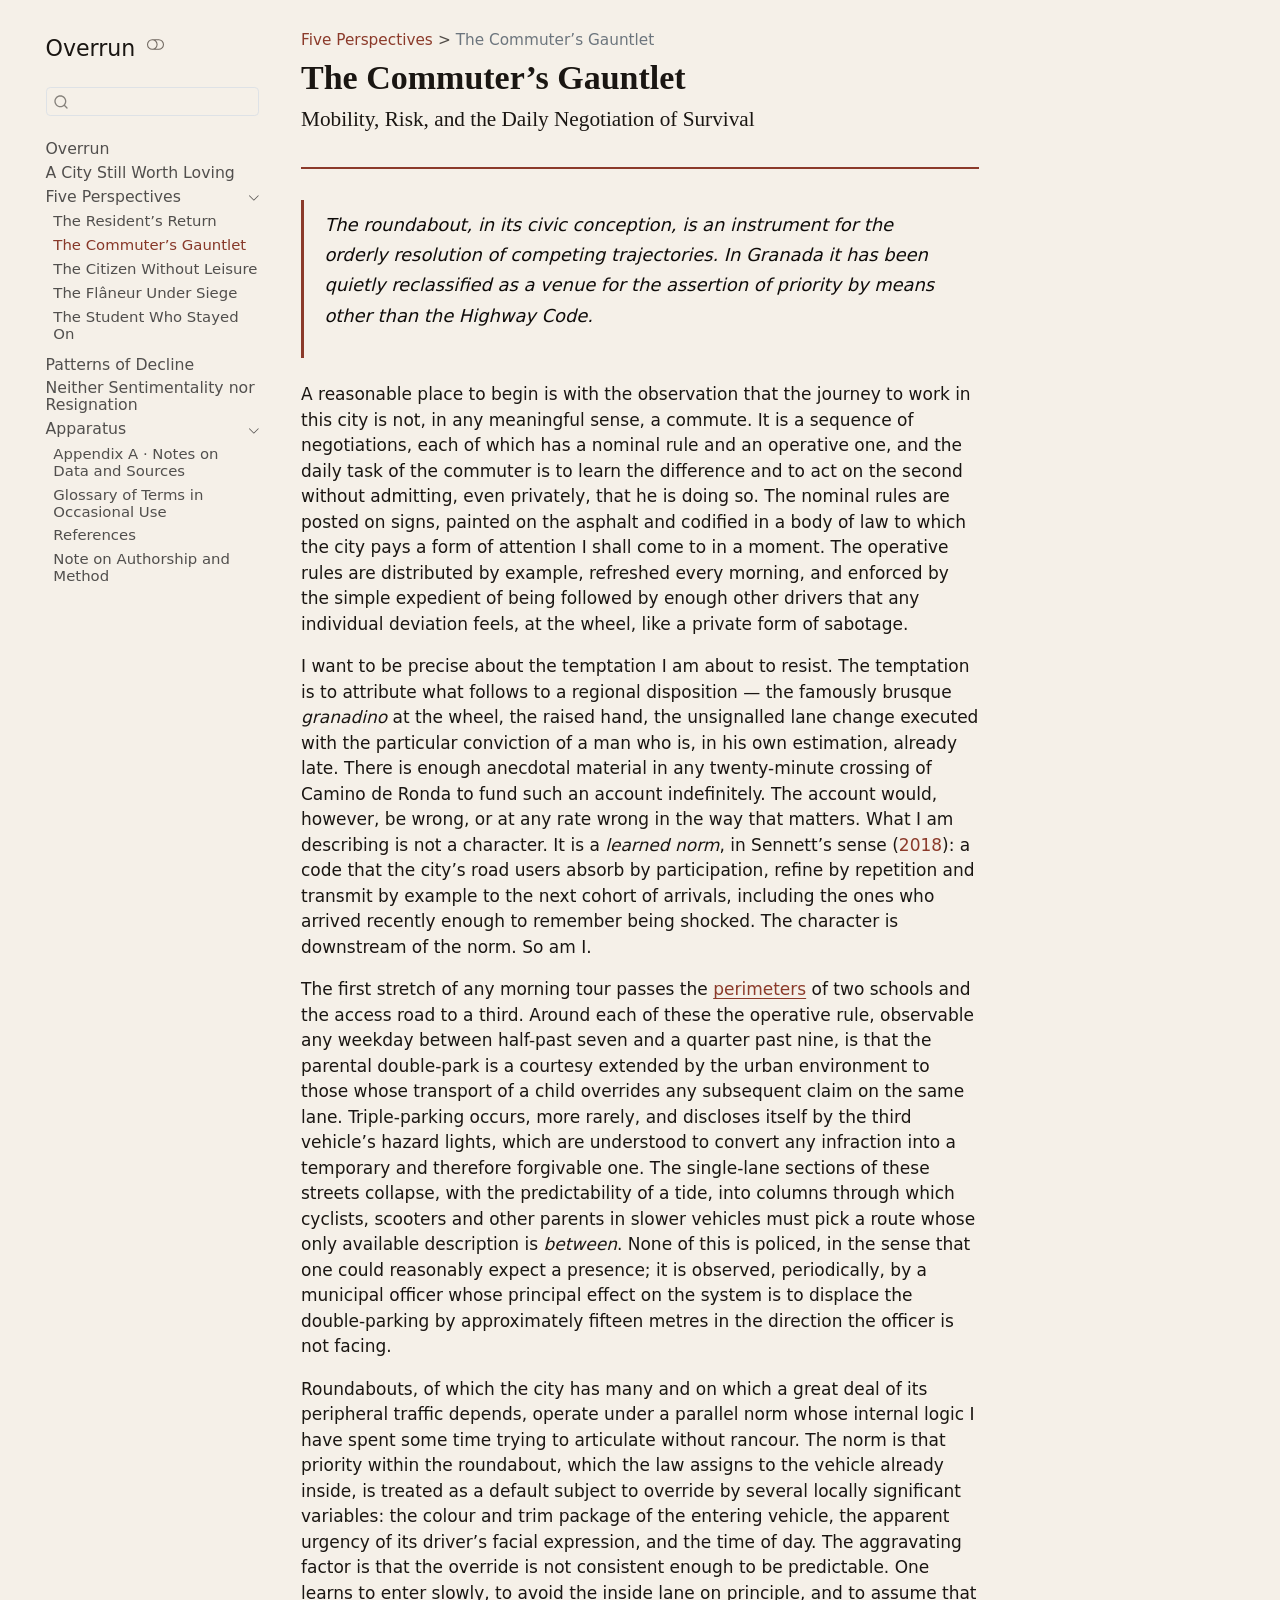
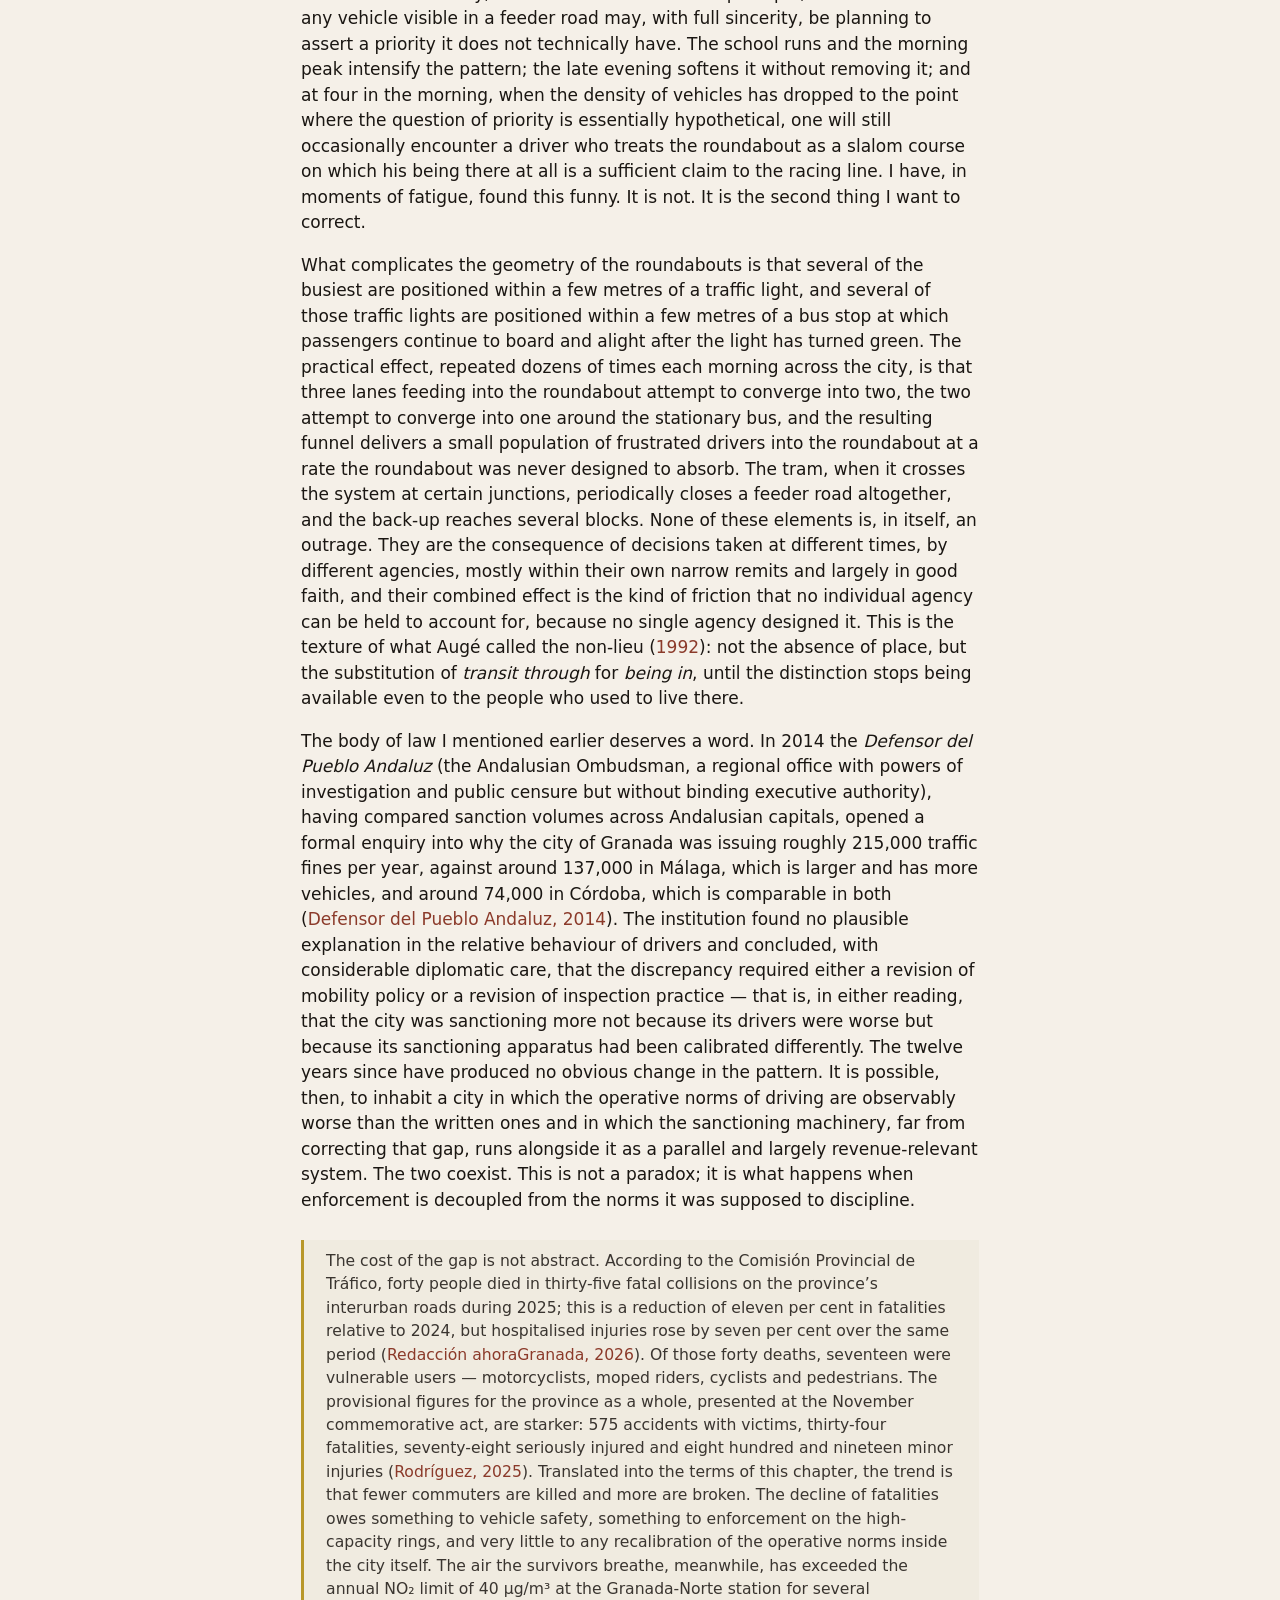
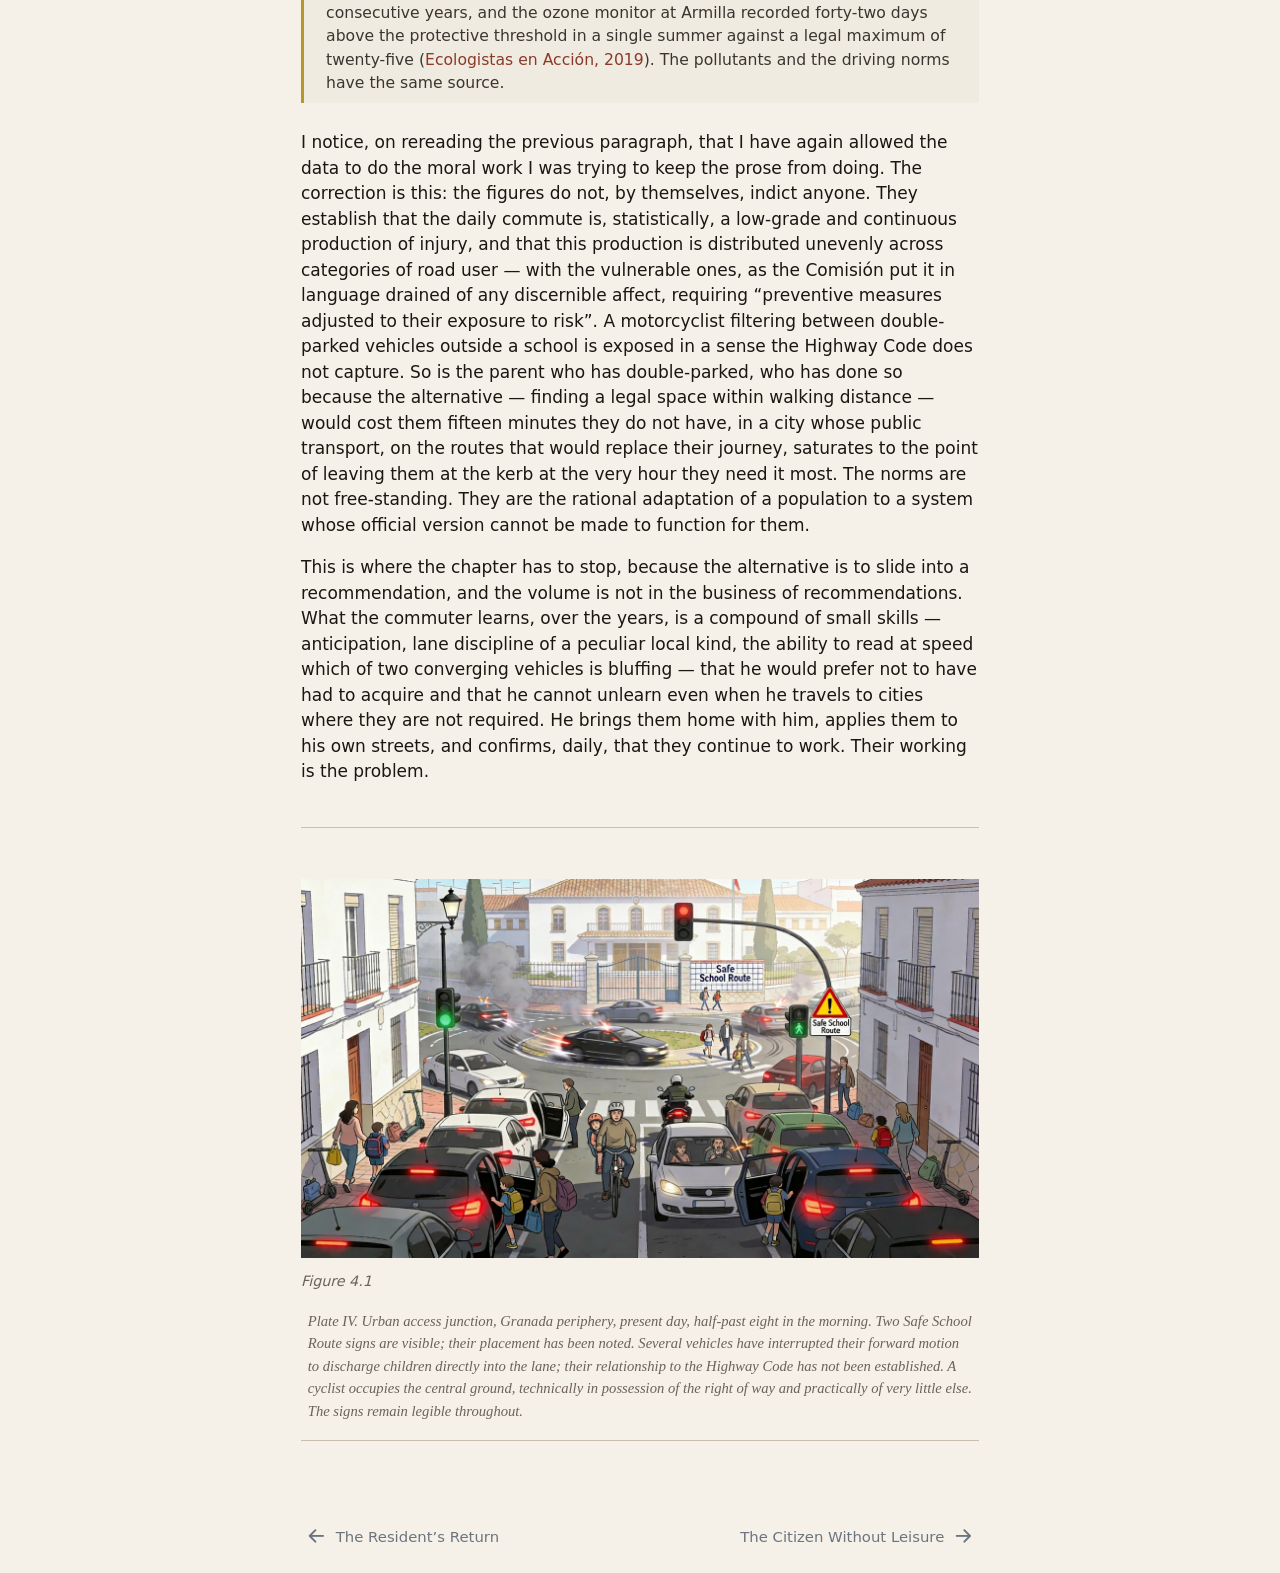
<file: 02-commuters-gauntlet.html>
<!DOCTYPE html>
<html xmlns="http://www.w3.org/1999/xhtml" lang="en" xml:lang="en"><head>

<meta charset="utf-8">
<meta name="generator" content="quarto-1.8.27">

<meta name="viewport" content="width=device-width, initial-scale=1.0, user-scalable=yes">


<title>The Commuter’s Gauntlet – Overrun</title>
<style>
code{white-space: pre-wrap;}
span.smallcaps{font-variant: small-caps;}
div.columns{display: flex; gap: min(4vw, 1.5em);}
div.column{flex: auto; overflow-x: auto;}
div.hanging-indent{margin-left: 1.5em; text-indent: -1.5em;}
ul.task-list{list-style: none;}
ul.task-list li input[type="checkbox"] {
  width: 0.8em;
  margin: 0 0.8em 0.2em -1em; /* quarto-specific, see https://github.com/quarto-dev/quarto-cli/issues/4556 */ 
  vertical-align: middle;
}
/* CSS for citations */
div.csl-bib-body { }
div.csl-entry {
  clear: both;
  margin-bottom: 0em;
}
.hanging-indent div.csl-entry {
  margin-left:2em;
  text-indent:-2em;
}
div.csl-left-margin {
  min-width:2em;
  float:left;
}
div.csl-right-inline {
  margin-left:2em;
  padding-left:1em;
}
div.csl-indent {
  margin-left: 2em;
}</style>


<script src="site_libs/quarto-nav/quarto-nav.js"></script>
<script src="site_libs/quarto-nav/headroom.min.js"></script>
<script src="site_libs/clipboard/clipboard.min.js"></script>
<script src="site_libs/quarto-search/autocomplete.umd.js"></script>
<script src="site_libs/quarto-search/fuse.min.js"></script>
<script src="site_libs/quarto-search/quarto-search.js"></script>
<meta name="quarto:offset" content="./">
<link href="./03-citizen-without-leisure.html" rel="next">
<link href="./01-residents-return.html" rel="prev">
<script src="site_libs/quarto-html/quarto.js" type="module"></script>
<script src="site_libs/quarto-html/tabsets/tabsets.js" type="module"></script>
<script src="site_libs/quarto-html/axe/axe-check.js" type="module"></script>
<script src="site_libs/quarto-html/popper.min.js"></script>
<script src="site_libs/quarto-html/tippy.umd.min.js"></script>
<script src="site_libs/quarto-html/anchor.min.js"></script>
<link href="site_libs/quarto-html/tippy.css" rel="stylesheet">
<link href="site_libs/quarto-html/quarto-syntax-highlighting-ed96de9b727972fe78a7b5d16c58bf87.css" rel="stylesheet" class="quarto-color-scheme" id="quarto-text-highlighting-styles">
<link href="site_libs/quarto-html/quarto-syntax-highlighting-dark-4d9afe2b8d18ee9fa5d0d57b5ed4214d.css" rel="stylesheet" class="quarto-color-scheme quarto-color-alternate" id="quarto-text-highlighting-styles">
<link href="site_libs/quarto-html/quarto-syntax-highlighting-ed96de9b727972fe78a7b5d16c58bf87.css" rel="stylesheet" class="quarto-color-scheme-extra" id="quarto-text-highlighting-styles">
<script src="site_libs/bootstrap/bootstrap.min.js"></script>
<link href="site_libs/bootstrap/bootstrap-icons.css" rel="stylesheet">
<link href="site_libs/bootstrap/bootstrap-942d79f2cc56dfed41c6fddfe7d2ae1d.min.css" rel="stylesheet" append-hash="true" class="quarto-color-scheme" id="quarto-bootstrap" data-mode="light">
<link href="site_libs/bootstrap/bootstrap-dark-aff4b3c965619203e67748c025749833.min.css" rel="stylesheet" append-hash="true" class="quarto-color-scheme quarto-color-alternate" id="quarto-bootstrap" data-mode="dark">
<link href="site_libs/bootstrap/bootstrap-942d79f2cc56dfed41c6fddfe7d2ae1d.min.css" rel="stylesheet" append-hash="true" class="quarto-color-scheme-extra" id="quarto-bootstrap" data-mode="light">
<script id="quarto-search-options" type="application/json">{
  "location": "sidebar",
  "copy-button": false,
  "collapse-after": 3,
  "panel-placement": "start",
  "type": "textbox",
  "limit": 50,
  "keyboard-shortcut": [
    "f",
    "/",
    "s"
  ],
  "show-item-context": false,
  "language": {
    "search-no-results-text": "No results",
    "search-matching-documents-text": "matching documents",
    "search-copy-link-title": "Copy link to search",
    "search-hide-matches-text": "Hide additional matches",
    "search-more-match-text": "more match in this document",
    "search-more-matches-text": "more matches in this document",
    "search-clear-button-title": "Clear",
    "search-text-placeholder": "",
    "search-detached-cancel-button-title": "Cancel",
    "search-submit-button-title": "Submit",
    "search-label": "Search"
  }
}</script>
<style>html{ scroll-behavior: smooth; }</style>


<meta property="og:title" content="Overrun — A Resident’s Report on a City Past Its Limits">
<meta property="og:description" content="Civic Darwinism, Vol. I. Five perspectives on how a Mediterranean city ceased to function as a system of shared civic life and was reconstituted as a platform of value extraction.">
<meta property="og:image" content="/_assets/figures/social-card.png">
<meta property="og:site_name" content="Civic Darwinism">
<meta property="og:locale" content="en_GB">
<meta name="twitter:title" content="Overrun — A Resident’s Report on a City Past Its Limits">
<meta name="twitter:description" content="Civic Darwinism, Vol. I. Five perspectives on urban habitability degradation in a Mediterranean city.">
<meta name="twitter:image" content="/_assets/figures/social-card.png">
<meta name="twitter:card" content="summary_large_image">
</head>

<body class="nav-sidebar floating quarto-light"><script id="quarto-html-before-body" type="application/javascript">
    const toggleBodyColorMode = (bsSheetEl) => {
      const mode = bsSheetEl.getAttribute("data-mode");
      const bodyEl = window.document.querySelector("body");
      if (mode === "dark") {
        bodyEl.classList.add("quarto-dark");
        bodyEl.classList.remove("quarto-light");
      } else {
        bodyEl.classList.add("quarto-light");
        bodyEl.classList.remove("quarto-dark");
      }
    }
    const toggleBodyColorPrimary = () => {
      const bsSheetEl = window.document.querySelector("link#quarto-bootstrap:not([rel=disabled-stylesheet])");
      if (bsSheetEl) {
        toggleBodyColorMode(bsSheetEl);
      }
    }
    const setColorSchemeToggle = (alternate) => {
      const toggles = window.document.querySelectorAll('.quarto-color-scheme-toggle');
      for (let i=0; i < toggles.length; i++) {
        const toggle = toggles[i];
        if (toggle) {
          if (alternate) {
            toggle.classList.add("alternate");
          } else {
            toggle.classList.remove("alternate");
          }
        }
      }
    };
    const toggleColorMode = (alternate) => {
      // Switch the stylesheets
      const primaryStylesheets = window.document.querySelectorAll('link.quarto-color-scheme:not(.quarto-color-alternate)');
      const alternateStylesheets = window.document.querySelectorAll('link.quarto-color-scheme.quarto-color-alternate');
      manageTransitions('#quarto-margin-sidebar .nav-link', false);
      if (alternate) {
        // note: dark is layered on light, we don't disable primary!
        enableStylesheet(alternateStylesheets);
        for (const sheetNode of alternateStylesheets) {
          if (sheetNode.id === "quarto-bootstrap") {
            toggleBodyColorMode(sheetNode);
          }
        }
      } else {
        disableStylesheet(alternateStylesheets);
        enableStylesheet(primaryStylesheets)
        toggleBodyColorPrimary();
      }
      manageTransitions('#quarto-margin-sidebar .nav-link', true);
      // Switch the toggles
      setColorSchemeToggle(alternate)
      // Hack to workaround the fact that safari doesn't
      // properly recolor the scrollbar when toggling (#1455)
      if (navigator.userAgent.indexOf('Safari') > 0 && navigator.userAgent.indexOf('Chrome') == -1) {
        manageTransitions("body", false);
        window.scrollTo(0, 1);
        setTimeout(() => {
          window.scrollTo(0, 0);
          manageTransitions("body", true);
        }, 40);
      }
    }
    const disableStylesheet = (stylesheets) => {
      for (let i=0; i < stylesheets.length; i++) {
        const stylesheet = stylesheets[i];
        stylesheet.rel = 'disabled-stylesheet';
      }
    }
    const enableStylesheet = (stylesheets) => {
      for (let i=0; i < stylesheets.length; i++) {
        const stylesheet = stylesheets[i];
        if(stylesheet.rel !== 'stylesheet') { // for Chrome, which will still FOUC without this check
          stylesheet.rel = 'stylesheet';
        }
      }
    }
    const manageTransitions = (selector, allowTransitions) => {
      const els = window.document.querySelectorAll(selector);
      for (let i=0; i < els.length; i++) {
        const el = els[i];
        if (allowTransitions) {
          el.classList.remove('notransition');
        } else {
          el.classList.add('notransition');
        }
      }
    }
    const isFileUrl = () => {
      return window.location.protocol === 'file:';
    }
    const hasAlternateSentinel = () => {
      let styleSentinel = getColorSchemeSentinel();
      if (styleSentinel !== null) {
        return styleSentinel === "alternate";
      } else {
        return false;
      }
    }
    const setStyleSentinel = (alternate) => {
      const value = alternate ? "alternate" : "default";
      if (!isFileUrl()) {
        window.localStorage.setItem("quarto-color-scheme", value);
      } else {
        localAlternateSentinel = value;
      }
    }
    const getColorSchemeSentinel = () => {
      if (!isFileUrl()) {
        const storageValue = window.localStorage.getItem("quarto-color-scheme");
        return storageValue != null ? storageValue : localAlternateSentinel;
      } else {
        return localAlternateSentinel;
      }
    }
    const toggleGiscusIfUsed = (isAlternate, darkModeDefault) => {
      const baseTheme = document.querySelector('#giscus-base-theme')?.value ?? 'light';
      const alternateTheme = document.querySelector('#giscus-alt-theme')?.value ?? 'dark';
      let newTheme = '';
      if(authorPrefersDark) {
        newTheme = isAlternate ? baseTheme : alternateTheme;
      } else {
        newTheme = isAlternate ? alternateTheme : baseTheme;
      }
      const changeGiscusTheme = () => {
        // From: https://github.com/giscus/giscus/issues/336
        const sendMessage = (message) => {
          const iframe = document.querySelector('iframe.giscus-frame');
          if (!iframe) return;
          iframe.contentWindow.postMessage({ giscus: message }, 'https://giscus.app');
        }
        sendMessage({
          setConfig: {
            theme: newTheme
          }
        });
      }
      const isGiscussLoaded = window.document.querySelector('iframe.giscus-frame') !== null;
      if (isGiscussLoaded) {
        changeGiscusTheme();
      }
    };
    const authorPrefersDark = false;
    const darkModeDefault = authorPrefersDark;
      document.querySelector('link#quarto-text-highlighting-styles.quarto-color-scheme-extra').rel = 'disabled-stylesheet';
      document.querySelector('link#quarto-bootstrap.quarto-color-scheme-extra').rel = 'disabled-stylesheet';
    let localAlternateSentinel = darkModeDefault ? 'alternate' : 'default';
    // Dark / light mode switch
    window.quartoToggleColorScheme = () => {
      // Read the current dark / light value
      let toAlternate = !hasAlternateSentinel();
      toggleColorMode(toAlternate);
      setStyleSentinel(toAlternate);
      toggleGiscusIfUsed(toAlternate, darkModeDefault);
      window.dispatchEvent(new Event('resize'));
    };
    // Switch to dark mode if need be
    if (hasAlternateSentinel()) {
      toggleColorMode(true);
    } else {
      toggleColorMode(false);
    }
  </script>

<div id="quarto-search-results"></div>
  <header id="quarto-header" class="headroom fixed-top">
  <nav class="quarto-secondary-nav">
    <div class="container-fluid d-flex">
      <button type="button" class="quarto-btn-toggle btn" data-bs-toggle="collapse" role="button" data-bs-target=".quarto-sidebar-collapse-item" aria-controls="quarto-sidebar" aria-expanded="false" aria-label="Toggle sidebar navigation" onclick="if (window.quartoToggleHeadroom) { window.quartoToggleHeadroom(); }">
        <i class="bi bi-layout-text-sidebar-reverse"></i>
      </button>
        <nav class="quarto-page-breadcrumbs" aria-label="breadcrumb"><ol class="breadcrumb"><li class="breadcrumb-item"><a href="./01-residents-return.html">Five Perspectives</a></li><li class="breadcrumb-item"><a href="./02-commuters-gauntlet.html"><span class="chapter-title">The Commuter’s Gauntlet</span></a></li></ol></nav>
        <a class="flex-grow-1" role="navigation" data-bs-toggle="collapse" data-bs-target=".quarto-sidebar-collapse-item" aria-controls="quarto-sidebar" aria-expanded="false" aria-label="Toggle sidebar navigation" onclick="if (window.quartoToggleHeadroom) { window.quartoToggleHeadroom(); }">      
        </a>
      <button type="button" class="btn quarto-search-button" aria-label="Search" onclick="window.quartoOpenSearch();">
        <i class="bi bi-search"></i>
      </button>
    </div>
  </nav>
</header>
<!-- content -->
<div id="quarto-content" class="quarto-container page-columns page-rows-contents page-layout-article">
<!-- sidebar -->
  <nav id="quarto-sidebar" class="sidebar collapse collapse-horizontal quarto-sidebar-collapse-item sidebar-navigation floating overflow-auto">
    <div class="pt-lg-2 mt-2 text-left sidebar-header">
    <div class="sidebar-title mb-0 py-0">
      <a href="./">Overrun</a> 
        <div class="sidebar-tools-main">
  <a href="" class="quarto-color-scheme-toggle quarto-navigation-tool  px-1" onclick="window.quartoToggleColorScheme(); return false;" title="Toggle dark mode"><i class="bi"></i></a>
</div>
    </div>
      </div>
        <div class="mt-2 flex-shrink-0 align-items-center">
        <div class="sidebar-search">
        <div id="quarto-search" class="" title="Search"></div>
        </div>
        </div>
    <div class="sidebar-menu-container"> 
    <ul class="list-unstyled mt-1">
        <li class="sidebar-item">
  <div class="sidebar-item-container"> 
  <a href="./index.html" class="sidebar-item-text sidebar-link"><span class="chapter-title">Overrun</span></a>
  </div>
</li>
        <li class="sidebar-item">
  <div class="sidebar-item-container"> 
  <a href="./00-before-the-threshold.html" class="sidebar-item-text sidebar-link"><span class="chapter-title">A City Still Worth Loving</span></a>
  </div>
</li>
        <li class="sidebar-item sidebar-item-section">
      <div class="sidebar-item-container"> 
            <a class="sidebar-item-text sidebar-link text-start" data-bs-toggle="collapse" data-bs-target="#quarto-sidebar-section-1" role="navigation" aria-expanded="true">
 <span class="menu-text">Five Perspectives</span></a>
          <a class="sidebar-item-toggle text-start" data-bs-toggle="collapse" data-bs-target="#quarto-sidebar-section-1" role="navigation" aria-expanded="true" aria-label="Toggle section">
            <i class="bi bi-chevron-right ms-2"></i>
          </a> 
      </div>
      <ul id="quarto-sidebar-section-1" class="collapse list-unstyled sidebar-section depth1 show">  
          <li class="sidebar-item">
  <div class="sidebar-item-container"> 
  <a href="./01-residents-return.html" class="sidebar-item-text sidebar-link"><span class="chapter-title">The Resident’s Return</span></a>
  </div>
</li>
          <li class="sidebar-item">
  <div class="sidebar-item-container"> 
  <a href="./02-commuters-gauntlet.html" class="sidebar-item-text sidebar-link active"><span class="chapter-title">The Commuter’s Gauntlet</span></a>
  </div>
</li>
          <li class="sidebar-item">
  <div class="sidebar-item-container"> 
  <a href="./03-citizen-without-leisure.html" class="sidebar-item-text sidebar-link"><span class="chapter-title">The Citizen Without Leisure</span></a>
  </div>
</li>
          <li class="sidebar-item">
  <div class="sidebar-item-container"> 
  <a href="./04-flaneur-under-siege.html" class="sidebar-item-text sidebar-link"><span class="chapter-title">The Flâneur Under Siege</span></a>
  </div>
</li>
          <li class="sidebar-item">
  <div class="sidebar-item-container"> 
  <a href="./05-academic-observer.html" class="sidebar-item-text sidebar-link"><span class="chapter-title">The Student Who Stayed On</span></a>
  </div>
</li>
      </ul>
  </li>
        <li class="sidebar-item">
  <div class="sidebar-item-container"> 
  <a href="./06-patterns-of-decline.html" class="sidebar-item-text sidebar-link"><span class="chapter-title">Patterns of Decline</span></a>
  </div>
</li>
        <li class="sidebar-item">
  <div class="sidebar-item-container"> 
  <a href="./07-coda.html" class="sidebar-item-text sidebar-link"><span class="chapter-title">Neither Sentimentality nor Resignation</span></a>
  </div>
</li>
        <li class="sidebar-item sidebar-item-section">
      <div class="sidebar-item-container"> 
            <a class="sidebar-item-text sidebar-link text-start" data-bs-toggle="collapse" data-bs-target="#quarto-sidebar-section-2" role="navigation" aria-expanded="true">
 <span class="menu-text">Apparatus</span></a>
          <a class="sidebar-item-toggle text-start" data-bs-toggle="collapse" data-bs-target="#quarto-sidebar-section-2" role="navigation" aria-expanded="true" aria-label="Toggle section">
            <i class="bi bi-chevron-right ms-2"></i>
          </a> 
      </div>
      <ul id="quarto-sidebar-section-2" class="collapse list-unstyled sidebar-section depth1 show">  
          <li class="sidebar-item">
  <div class="sidebar-item-container"> 
  <a href="./appendix-data.html" class="sidebar-item-text sidebar-link"><span class="chapter-title">Appendix A · Notes on Data and Sources</span></a>
  </div>
</li>
          <li class="sidebar-item">
  <div class="sidebar-item-container"> 
  <a href="./glossary.html" class="sidebar-item-text sidebar-link"><span class="chapter-title">Glossary of Terms in Occasional Use</span></a>
  </div>
</li>
          <li class="sidebar-item">
  <div class="sidebar-item-container"> 
  <a href="./references.html" class="sidebar-item-text sidebar-link"><span class="chapter-title">References</span></a>
  </div>
</li>
          <li class="sidebar-item">
  <div class="sidebar-item-container"> 
  <a href="./note-on-method.html" class="sidebar-item-text sidebar-link"><span class="chapter-title">Note on Authorship and Method</span></a>
  </div>
</li>
      </ul>
  </li>
    </ul>
    </div>
</nav>
<div id="quarto-sidebar-glass" class="quarto-sidebar-collapse-item" data-bs-toggle="collapse" data-bs-target=".quarto-sidebar-collapse-item"></div>
<!-- margin-sidebar -->
    <div id="quarto-margin-sidebar" class="sidebar margin-sidebar zindex-bottom">
        
    </div>
<!-- main -->
<main class="content" id="quarto-document-content">


<header id="title-block-header" class="quarto-title-block default"><nav class="quarto-page-breadcrumbs quarto-title-breadcrumbs d-none d-lg-block" aria-label="breadcrumb"><ol class="breadcrumb"><li class="breadcrumb-item"><a href="./01-residents-return.html">Five Perspectives</a></li><li class="breadcrumb-item"><a href="./02-commuters-gauntlet.html"><span class="chapter-title">The Commuter’s Gauntlet</span></a></li></ol></nav>
<div class="quarto-title">
<h1 class="title"><span class="chapter-title">The Commuter’s Gauntlet</span></h1>
<p class="subtitle lead">Mobility, Risk, and the Daily Negotiation of Survival</p>
</div>



<div class="quarto-title-meta">

    
  
    
  </div>
  


</header>


<div class="block-irony">
<p><em>The roundabout, in its civic conception, is an instrument for the orderly resolution of competing trajectories. In Granada it has been quietly reclassified as a venue for the assertion of priority by means other than the Highway Code.</em></p>
</div>
<!-- ── TRANSICIÓN A REGISTRO ANALÍTICO ───────────────────── -->
<p>A reasonable place to begin is with the observation that the journey to work in this city is not, in any meaningful sense, a commute. It is a sequence of negotiations, each of which has a nominal rule and an operative one, and the daily task of the commuter is to learn the difference and to act on the second without admitting, even privately, that he is doing so. The nominal rules are posted on signs, painted on the asphalt and codified in a body of law to which the city pays a form of attention I shall come to in a moment. The operative rules are distributed by example, refreshed every morning, and enforced by the simple expedient of being followed by enough other drivers that any individual deviation feels, at the wheel, like a private form of sabotage.</p>
<p>I want to be precise about the temptation I am about to resist. The temptation is to attribute what follows to a regional disposition — the famously brusque <em>granadino</em> at the wheel, the raised hand, the unsignalled lane change executed with the particular conviction of a man who is, in his own estimation, already late. There is enough anecdotal material in any twenty-minute crossing of Camino de Ronda to fund such an account indefinitely. The account would, however, be wrong, or at any rate wrong in the way that matters. What I am describing is not a character. It is a <em>learned norm</em>, in Sennett’s sense <span class="citation" data-cites="sennett_2018">(<a href="references.html#ref-sennett_2018" role="doc-biblioref">2018</a>)</span>: a code that the city’s road users absorb by participation, refine by repetition and transmit by example to the next cohort of arrivals, including the ones who arrived recently enough to remember being shocked. The character is downstream of the norm. So am I.</p>
<p>The first stretch of any morning tour passes the <a href="@sec-gloss-perimeter">perimeters</a> of two schools and the access road to a third. Around each of these the operative rule, observable any weekday between half-past seven and a quarter past nine, is that the parental double-park is a courtesy extended by the urban environment to those whose transport of a child overrides any subsequent claim on the same lane. Triple-parking occurs, more rarely, and discloses itself by the third vehicle’s hazard lights, which are understood to convert any infraction into a temporary and therefore forgivable one. The single-lane sections of these streets collapse, with the predictability of a tide, into columns through which cyclists, scooters and other parents in slower vehicles must pick a route whose only available description is <em>between</em>. None of this is policed, in the sense that one could reasonably expect a presence; it is observed, periodically, by a municipal officer whose principal effect on the system is to displace the double-parking by approximately fifteen metres in the direction the officer is not facing.</p>
<p>Roundabouts, of which the city has many and on which a great deal of its peripheral traffic depends, operate under a parallel norm whose internal logic I have spent some time trying to articulate without rancour. The norm is that priority within the roundabout, which the law assigns to the vehicle already inside, is treated as a default subject to override by several locally significant variables: the colour and trim package of the entering vehicle, the apparent urgency of its driver’s facial expression, and the time of day. The aggravating factor is that the override is not consistent enough to be predictable. One learns to enter slowly, to avoid the inside lane on principle, and to assume that any vehicle visible in a feeder road may, with full sincerity, be planning to assert a priority it does not technically have. The school runs and the morning peak intensify the pattern; the late evening softens it without removing it; and at four in the morning, when the density of vehicles has dropped to the point where the question of priority is essentially hypothetical, one will still occasionally encounter a driver who treats the roundabout as a slalom course on which his being there at all is a sufficient claim to the racing line. I have, in moments of fatigue, found this funny. It is not. It is the second thing I want to correct.</p>
<p>What complicates the geometry of the roundabouts is that several of the busiest are positioned within a few metres of a traffic light, and several of those traffic lights are positioned within a few metres of a bus stop at which passengers continue to board and alight after the light has turned green. The practical effect, repeated dozens of times each morning across the city, is that three lanes feeding into the roundabout attempt to converge into two, the two attempt to converge into one around the stationary bus, and the resulting funnel delivers a small population of frustrated drivers into the roundabout at a rate the roundabout was never designed to absorb. The tram, when it crosses the system at certain junctions, periodically closes a feeder road altogether, and the back-up reaches several blocks. None of these elements is, in itself, an outrage. They are the consequence of decisions taken at different times, by different agencies, mostly within their own narrow remits and largely in good faith, and their combined effect is the kind of friction that no individual agency can be held to account for, because no single agency designed it. This is the texture of what Augé called the non-lieu <span class="citation" data-cites="auge_1992">(<a href="references.html#ref-auge_1992" role="doc-biblioref">1992</a>)</span>: not the absence of place, but the substitution of <em>transit through</em> for <em>being in</em>, until the distinction stops being available even to the people who used to live there.</p>
<p>The body of law I mentioned earlier deserves a word. In 2014 the <em>Defensor del Pueblo Andaluz</em> (the Andalusian Ombudsman, a regional office with powers of investigation and public censure but without binding executive authority), having compared sanction volumes across Andalusian capitals, opened a formal enquiry into why the city of Granada was issuing roughly 215,000 traffic fines per year, against around 137,000 in Málaga, which is larger and has more vehicles, and around 74,000 in Córdoba, which is comparable in both <span class="citation" data-cites="defensor_pueblo_andaluz_2014">(<a href="references.html#ref-defensor_pueblo_andaluz_2014" role="doc-biblioref">Defensor del Pueblo Andaluz, 2014</a>)</span>. The institution found no plausible explanation in the relative behaviour of drivers and concluded, with considerable diplomatic care, that the discrepancy required either a revision of mobility policy or a revision of inspection practice — that is, in either reading, that the city was sanctioning more not because its drivers were worse but because its sanctioning apparatus had been calibrated differently. The twelve years since have produced no obvious change in the pattern. It is possible, then, to inhabit a city in which the operative norms of driving are observably worse than the written ones and in which the sanctioning machinery, far from correcting that gap, runs alongside it as a parallel and largely revenue-relevant system. The two coexist. This is not a paradox; it is what happens when enforcement is decoupled from the norms it was supposed to discipline.</p>
<div class="block-data">
<p>The cost of the gap is not abstract. According to the Comisión Provincial de Tráfico, forty people died in thirty-five fatal collisions on the province’s interurban roads during 2025; this is a reduction of eleven per cent in fatalities relative to 2024, but hospitalised injuries rose by seven per cent over the same period <span class="citation" data-cites="comision_trafico_granada_2026">(<a href="references.html#ref-comision_trafico_granada_2026" role="doc-biblioref">Redacción ahoraGranada, 2026</a>)</span>. Of those forty deaths, seventeen were vulnerable users — motorcyclists, moped riders, cyclists and pedestrians. The provisional figures for the province as a whole, presented at the November commemorative act, are starker: 575 accidents with victims, thirty-four fatalities, seventy-eight seriously injured and eight hundred and nineteen minor injuries <span class="citation" data-cites="granada_digital_2025">(<a href="references.html#ref-granada_digital_2025" role="doc-biblioref">Rodríguez, 2025</a>)</span>. Translated into the terms of this chapter, the trend is that fewer commuters are killed and more are broken. The decline of fatalities owes something to vehicle safety, something to enforcement on the high-capacity rings, and very little to any recalibration of the operative norms inside the city itself. The air the survivors breathe, meanwhile, has exceeded the annual NO₂ limit of 40 μg/m³ at the Granada-Norte station for several consecutive years, and the ozone monitor at Armilla recorded forty-two days above the protective threshold in a single summer against a legal maximum of twenty-five <span class="citation" data-cites="ecologistas_accion_2019">(<a href="references.html#ref-ecologistas_accion_2019" role="doc-biblioref">Ecologistas en Acción, 2019</a>)</span>. The pollutants and the driving norms have the same source.</p>
</div>
<p>I notice, on rereading the previous paragraph, that I have again allowed the data to do the moral work I was trying to keep the prose from doing. The correction is this: the figures do not, by themselves, indict anyone. They establish that the daily commute is, statistically, a low-grade and continuous production of injury, and that this production is distributed unevenly across categories of road user — with the vulnerable ones, as the Comisión put it in language drained of any discernible affect, requiring “preventive measures adjusted to their exposure to risk”. A motorcyclist filtering between double-parked vehicles outside a school is exposed in a sense the Highway Code does not capture. So is the parent who has double-parked, who has done so because the alternative — finding a legal space within walking distance — would cost them fifteen minutes they do not have, in a city whose public transport, on the routes that would replace their journey, saturates to the point of leaving them at the kerb at the very hour they need it most. The norms are not free-standing. They are the rational adaptation of a population to a system whose official version cannot be made to function for them.</p>
<p>This is where the chapter has to stop, because the alternative is to slide into a recommendation, and the volume is not in the business of recommendations. What the commuter learns, over the years, is a compound of small skills — anticipation, lane discipline of a peculiar local kind, the ability to read at speed which of two converging vehicles is bluffing — that he would prefer not to have had to acquire and that he cannot unlearn even when he travels to cities where they are not required. He brings them home with him, applies them to his own streets, and confirms, daily, that they continue to work. Their working is the problem.</p>
<div class="plate">
<div id="fig-roundabout" class="quarto-float quarto-figure quarto-figure-center anchored" alt="Urban roundabout in morning peak,   vehicles entering without yielding, stationary cars   occupying the exit lane, a bicycle filtering between   cars.">
<figure class="quarto-float quarto-float-fig figure">
<div aria-describedby="fig-roundabout-caption-0ceaefa1-69ba-4598-a22c-09a6ac19f8ca">
<img src="_assets/figures/05-rotonda-def.png" id="fig-roundabout" class="no-fig-label img-fluid figure-img" alt="Urban roundabout in morning peak,   vehicles entering without yielding, stationary cars   occupying the exit lane, a bicycle filtering between   cars.">
</div>
<figcaption class="quarto-float-caption-bottom quarto-float-caption quarto-float-fig quarto-uncaptioned" id="fig-roundabout-caption-0ceaefa1-69ba-4598-a22c-09a6ac19f8ca">
Figure&nbsp;4.1
</figcaption>
</figure>
</div>
<p><em>Plate IV. Urban access junction, Granada periphery, present day, half-past eight in the morning. Two Safe School Route signs are visible; their placement has been noted. Several vehicles have interrupted their forward motion to discharge children directly into the lane; their relationship to the Highway Code has not been established. A cyclist occupies the central ground, technically in possession of the right of way and practically of very little else. The signs remain legible throughout.</em></p>
</div>
<!-- ── REFERENCIAS CRUZADAS AL APÉNDICE ─────────────────────
     Posibles figuras a generar para appendix-data.qmd:
       @fig-sanctions-comparison  (Granada vs Málaga vs Córdoba)
       @fig-vulnerable-users      (proporción 2024–2025)
       @fig-no2-granada-norte     (serie anual)
──────────────────────────────────────────────────────────── -->


<div id="refs" class="references csl-bib-body hanging-indent" data-entry-spacing="0" data-line-spacing="2" role="list" style="display: none">
<div id="ref-auge_1992" class="csl-entry" role="listitem">
Augé, Marc. (1992). <em>Non-lieux: Introduction à une anthropologie de la surmodernité</em>. Seuil.
</div>
<div id="ref-defensor_pueblo_andaluz_2014" class="csl-entry" role="listitem">
Defensor del Pueblo Andaluz. (2014). <em>Queremos saber porqué las sanciones de tráfico en <span>Granada</span> son muy superiores al resto de provincias con similar parque móvil</em>. Queja de oficio, resumen del resultado. <a href="https://www.defensordelpuebloandaluz.es/queremos-saber-porque-las-sanciones-de-trafico-en-granada-son-muy-superior-al-resto-de-provincias">https://www.defensordelpuebloandaluz.es/queremos-saber-porque-las-sanciones-de-trafico-en-granada-son-muy-superior-al-resto-de-provincias</a>
</div>
<div id="ref-ecologistas_accion_2019" class="csl-entry" role="listitem">
Ecologistas en Acción. (2019). <em>La pesadilla de la contaminación en <span>Granada</span></em>. Ecologistas en Acción. <a href="https://www.ecologistasenaccion.org/129043/la-pesadilla-de-la-contaminacion-en-granada/">https://www.ecologistasenaccion.org/129043/la-pesadilla-de-la-contaminacion-en-granada/</a>
</div>
<div id="ref-comision_trafico_granada_2026" class="csl-entry" role="listitem">
Redacción ahoraGranada. (2026). <em>Las víctimas mortales en carretera en <span>Granada</span> descienden un 11% pero aumentan los heridos hospitalizados</em>. ahoraGranada. <a href="https://www.ahoragranada.com/noticias/las-victimas-mortales-en-carretera-en-granada-descienden-un-11-pero-aumentan-los-heridos-hospitalizados/">https://www.ahoragranada.com/noticias/las-victimas-mortales-en-carretera-en-granada-descienden-un-11-pero-aumentan-los-heridos-hospitalizados/</a>
</div>
<div id="ref-granada_digital_2025" class="csl-entry" role="listitem">
Rodríguez, Alba. (2025). <em>Las carreteras granadinas registran más de 30 muertos este 2025</em>. Granada Digital. <a href="https://www.granadadigital.es/muertos-trafico-granada-2025/">https://www.granadadigital.es/muertos-trafico-granada-2025/</a>
</div>
<div id="ref-sennett_2018" class="csl-entry" role="listitem">
Sennett, Richard. (2018). <em>Building and dwelling: Ethics for the city</em>. Allen Lane.
</div>
</div>

</main> <!-- /main -->
<script id="quarto-html-after-body" type="application/javascript">
  window.document.addEventListener("DOMContentLoaded", function (event) {
    // Ensure there is a toggle, if there isn't float one in the top right
    if (window.document.querySelector('.quarto-color-scheme-toggle') === null) {
      const a = window.document.createElement('a');
      a.classList.add('top-right');
      a.classList.add('quarto-color-scheme-toggle');
      a.href = "";
      a.onclick = function() { try { window.quartoToggleColorScheme(); } catch {} return false; };
      const i = window.document.createElement("i");
      i.classList.add('bi');
      a.appendChild(i);
      window.document.body.appendChild(a);
    }
    setColorSchemeToggle(hasAlternateSentinel())
    const icon = "";
    const anchorJS = new window.AnchorJS();
    anchorJS.options = {
      placement: 'right',
      icon: icon
    };
    anchorJS.add('.anchored');
    const isCodeAnnotation = (el) => {
      for (const clz of el.classList) {
        if (clz.startsWith('code-annotation-')) {                     
          return true;
        }
      }
      return false;
    }
    const onCopySuccess = function(e) {
      // button target
      const button = e.trigger;
      // don't keep focus
      button.blur();
      // flash "checked"
      button.classList.add('code-copy-button-checked');
      var currentTitle = button.getAttribute("title");
      button.setAttribute("title", "Copied!");
      let tooltip;
      if (window.bootstrap) {
        button.setAttribute("data-bs-toggle", "tooltip");
        button.setAttribute("data-bs-placement", "left");
        button.setAttribute("data-bs-title", "Copied!");
        tooltip = new bootstrap.Tooltip(button, 
          { trigger: "manual", 
            customClass: "code-copy-button-tooltip",
            offset: [0, -8]});
        tooltip.show();    
      }
      setTimeout(function() {
        if (tooltip) {
          tooltip.hide();
          button.removeAttribute("data-bs-title");
          button.removeAttribute("data-bs-toggle");
          button.removeAttribute("data-bs-placement");
        }
        button.setAttribute("title", currentTitle);
        button.classList.remove('code-copy-button-checked');
      }, 1000);
      // clear code selection
      e.clearSelection();
    }
    const getTextToCopy = function(trigger) {
      const outerScaffold = trigger.parentElement.cloneNode(true);
      const codeEl = outerScaffold.querySelector('code');
      for (const childEl of codeEl.children) {
        if (isCodeAnnotation(childEl)) {
          childEl.remove();
        }
      }
      return codeEl.innerText;
    }
    const clipboard = new window.ClipboardJS('.code-copy-button:not([data-in-quarto-modal])', {
      text: getTextToCopy
    });
    clipboard.on('success', onCopySuccess);
    if (window.document.getElementById('quarto-embedded-source-code-modal')) {
      const clipboardModal = new window.ClipboardJS('.code-copy-button[data-in-quarto-modal]', {
        text: getTextToCopy,
        container: window.document.getElementById('quarto-embedded-source-code-modal')
      });
      clipboardModal.on('success', onCopySuccess);
    }
      var localhostRegex = new RegExp(/^(?:http|https):\/\/localhost\:?[0-9]*\//);
      var mailtoRegex = new RegExp(/^mailto:/);
        var filterRegex = new RegExp('/' + window.location.host + '/');
      var isInternal = (href) => {
          return filterRegex.test(href) || localhostRegex.test(href) || mailtoRegex.test(href);
      }
      // Inspect non-navigation links and adorn them if external
     var links = window.document.querySelectorAll('a[href]:not(.nav-link):not(.navbar-brand):not(.toc-action):not(.sidebar-link):not(.sidebar-item-toggle):not(.pagination-link):not(.no-external):not([aria-hidden]):not(.dropdown-item):not(.quarto-navigation-tool):not(.about-link)');
      for (var i=0; i<links.length; i++) {
        const link = links[i];
        if (!isInternal(link.href)) {
          // undo the damage that might have been done by quarto-nav.js in the case of
          // links that we want to consider external
          if (link.dataset.originalHref !== undefined) {
            link.href = link.dataset.originalHref;
          }
            // target, if specified
            link.setAttribute("target", "_blank");
            if (link.getAttribute("rel") === null) {
              link.setAttribute("rel", "noopener");
            }
        }
      }
    function tippyHover(el, contentFn, onTriggerFn, onUntriggerFn) {
      const config = {
        allowHTML: true,
        maxWidth: 500,
        delay: 100,
        arrow: false,
        appendTo: function(el) {
            return el.parentElement;
        },
        interactive: true,
        interactiveBorder: 10,
        theme: 'quarto',
        placement: 'bottom-start',
      };
      if (contentFn) {
        config.content = contentFn;
      }
      if (onTriggerFn) {
        config.onTrigger = onTriggerFn;
      }
      if (onUntriggerFn) {
        config.onUntrigger = onUntriggerFn;
      }
      window.tippy(el, config); 
    }
    const noterefs = window.document.querySelectorAll('a[role="doc-noteref"]');
    for (var i=0; i<noterefs.length; i++) {
      const ref = noterefs[i];
      tippyHover(ref, function() {
        // use id or data attribute instead here
        let href = ref.getAttribute('data-footnote-href') || ref.getAttribute('href');
        try { href = new URL(href).hash; } catch {}
        const id = href.replace(/^#\/?/, "");
        const note = window.document.getElementById(id);
        if (note) {
          return note.innerHTML;
        } else {
          return "";
        }
      });
    }
    const xrefs = window.document.querySelectorAll('a.quarto-xref');
    const processXRef = (id, note) => {
      // Strip column container classes
      const stripColumnClz = (el) => {
        el.classList.remove("page-full", "page-columns");
        if (el.children) {
          for (const child of el.children) {
            stripColumnClz(child);
          }
        }
      }
      stripColumnClz(note)
      if (id === null || id.startsWith('sec-')) {
        // Special case sections, only their first couple elements
        const container = document.createElement("div");
        if (note.children && note.children.length > 2) {
          container.appendChild(note.children[0].cloneNode(true));
          for (let i = 1; i < note.children.length; i++) {
            const child = note.children[i];
            if (child.tagName === "P" && child.innerText === "") {
              continue;
            } else {
              container.appendChild(child.cloneNode(true));
              break;
            }
          }
          if (window.Quarto?.typesetMath) {
            window.Quarto.typesetMath(container);
          }
          return container.innerHTML
        } else {
          if (window.Quarto?.typesetMath) {
            window.Quarto.typesetMath(note);
          }
          return note.innerHTML;
        }
      } else {
        // Remove any anchor links if they are present
        const anchorLink = note.querySelector('a.anchorjs-link');
        if (anchorLink) {
          anchorLink.remove();
        }
        if (window.Quarto?.typesetMath) {
          window.Quarto.typesetMath(note);
        }
        if (note.classList.contains("callout")) {
          return note.outerHTML;
        } else {
          return note.innerHTML;
        }
      }
    }
    for (var i=0; i<xrefs.length; i++) {
      const xref = xrefs[i];
      tippyHover(xref, undefined, function(instance) {
        instance.disable();
        let url = xref.getAttribute('href');
        let hash = undefined; 
        if (url.startsWith('#')) {
          hash = url;
        } else {
          try { hash = new URL(url).hash; } catch {}
        }
        if (hash) {
          const id = hash.replace(/^#\/?/, "");
          const note = window.document.getElementById(id);
          if (note !== null) {
            try {
              const html = processXRef(id, note.cloneNode(true));
              instance.setContent(html);
            } finally {
              instance.enable();
              instance.show();
            }
          } else {
            // See if we can fetch this
            fetch(url.split('#')[0])
            .then(res => res.text())
            .then(html => {
              const parser = new DOMParser();
              const htmlDoc = parser.parseFromString(html, "text/html");
              const note = htmlDoc.getElementById(id);
              if (note !== null) {
                const html = processXRef(id, note);
                instance.setContent(html);
              } 
            }).finally(() => {
              instance.enable();
              instance.show();
            });
          }
        } else {
          // See if we can fetch a full url (with no hash to target)
          // This is a special case and we should probably do some content thinning / targeting
          fetch(url)
          .then(res => res.text())
          .then(html => {
            const parser = new DOMParser();
            const htmlDoc = parser.parseFromString(html, "text/html");
            const note = htmlDoc.querySelector('main.content');
            if (note !== null) {
              // This should only happen for chapter cross references
              // (since there is no id in the URL)
              // remove the first header
              if (note.children.length > 0 && note.children[0].tagName === "HEADER") {
                note.children[0].remove();
              }
              const html = processXRef(null, note);
              instance.setContent(html);
            } 
          }).finally(() => {
            instance.enable();
            instance.show();
          });
        }
      }, function(instance) {
      });
    }
        let selectedAnnoteEl;
        const selectorForAnnotation = ( cell, annotation) => {
          let cellAttr = 'data-code-cell="' + cell + '"';
          let lineAttr = 'data-code-annotation="' +  annotation + '"';
          const selector = 'span[' + cellAttr + '][' + lineAttr + ']';
          return selector;
        }
        const selectCodeLines = (annoteEl) => {
          const doc = window.document;
          const targetCell = annoteEl.getAttribute("data-target-cell");
          const targetAnnotation = annoteEl.getAttribute("data-target-annotation");
          const annoteSpan = window.document.querySelector(selectorForAnnotation(targetCell, targetAnnotation));
          const lines = annoteSpan.getAttribute("data-code-lines").split(",");
          const lineIds = lines.map((line) => {
            return targetCell + "-" + line;
          })
          let top = null;
          let height = null;
          let parent = null;
          if (lineIds.length > 0) {
              //compute the position of the single el (top and bottom and make a div)
              const el = window.document.getElementById(lineIds[0]);
              top = el.offsetTop;
              height = el.offsetHeight;
              parent = el.parentElement.parentElement;
            if (lineIds.length > 1) {
              const lastEl = window.document.getElementById(lineIds[lineIds.length - 1]);
              const bottom = lastEl.offsetTop + lastEl.offsetHeight;
              height = bottom - top;
            }
            if (top !== null && height !== null && parent !== null) {
              // cook up a div (if necessary) and position it 
              let div = window.document.getElementById("code-annotation-line-highlight");
              if (div === null) {
                div = window.document.createElement("div");
                div.setAttribute("id", "code-annotation-line-highlight");
                div.style.position = 'absolute';
                parent.appendChild(div);
              }
              div.style.top = top - 2 + "px";
              div.style.height = height + 4 + "px";
              div.style.left = 0;
              let gutterDiv = window.document.getElementById("code-annotation-line-highlight-gutter");
              if (gutterDiv === null) {
                gutterDiv = window.document.createElement("div");
                gutterDiv.setAttribute("id", "code-annotation-line-highlight-gutter");
                gutterDiv.style.position = 'absolute';
                const codeCell = window.document.getElementById(targetCell);
                const gutter = codeCell.querySelector('.code-annotation-gutter');
                gutter.appendChild(gutterDiv);
              }
              gutterDiv.style.top = top - 2 + "px";
              gutterDiv.style.height = height + 4 + "px";
            }
            selectedAnnoteEl = annoteEl;
          }
        };
        const unselectCodeLines = () => {
          const elementsIds = ["code-annotation-line-highlight", "code-annotation-line-highlight-gutter"];
          elementsIds.forEach((elId) => {
            const div = window.document.getElementById(elId);
            if (div) {
              div.remove();
            }
          });
          selectedAnnoteEl = undefined;
        };
          // Handle positioning of the toggle
      window.addEventListener(
        "resize",
        throttle(() => {
          elRect = undefined;
          if (selectedAnnoteEl) {
            selectCodeLines(selectedAnnoteEl);
          }
        }, 10)
      );
      function throttle(fn, ms) {
      let throttle = false;
      let timer;
        return (...args) => {
          if(!throttle) { // first call gets through
              fn.apply(this, args);
              throttle = true;
          } else { // all the others get throttled
              if(timer) clearTimeout(timer); // cancel #2
              timer = setTimeout(() => {
                fn.apply(this, args);
                timer = throttle = false;
              }, ms);
          }
        };
      }
        // Attach click handler to the DT
        const annoteDls = window.document.querySelectorAll('dt[data-target-cell]');
        for (const annoteDlNode of annoteDls) {
          annoteDlNode.addEventListener('click', (event) => {
            const clickedEl = event.target;
            if (clickedEl !== selectedAnnoteEl) {
              unselectCodeLines();
              const activeEl = window.document.querySelector('dt[data-target-cell].code-annotation-active');
              if (activeEl) {
                activeEl.classList.remove('code-annotation-active');
              }
              selectCodeLines(clickedEl);
              clickedEl.classList.add('code-annotation-active');
            } else {
              // Unselect the line
              unselectCodeLines();
              clickedEl.classList.remove('code-annotation-active');
            }
          });
        }
    const findCites = (el) => {
      const parentEl = el.parentElement;
      if (parentEl) {
        const cites = parentEl.dataset.cites;
        if (cites) {
          return {
            el,
            cites: cites.split(' ')
          };
        } else {
          return findCites(el.parentElement)
        }
      } else {
        return undefined;
      }
    };
    var bibliorefs = window.document.querySelectorAll('a[role="doc-biblioref"]');
    for (var i=0; i<bibliorefs.length; i++) {
      const ref = bibliorefs[i];
      const citeInfo = findCites(ref);
      if (citeInfo) {
        tippyHover(citeInfo.el, function() {
          var popup = window.document.createElement('div');
          citeInfo.cites.forEach(function(cite) {
            var citeDiv = window.document.createElement('div');
            citeDiv.classList.add('hanging-indent');
            citeDiv.classList.add('csl-entry');
            var biblioDiv = window.document.getElementById('ref-' + cite);
            if (biblioDiv) {
              citeDiv.innerHTML = biblioDiv.innerHTML;
            }
            popup.appendChild(citeDiv);
          });
          return popup.innerHTML;
        });
      }
    }
  });
  </script>
<nav class="page-navigation">
  <div class="nav-page nav-page-previous">
      <a href="./01-residents-return.html" class="pagination-link" aria-label="The Resident's Return">
        <i class="bi bi-arrow-left-short"></i> <span class="nav-page-text"><span class="chapter-title">The Resident’s Return</span></span>
      </a>          
  </div>
  <div class="nav-page nav-page-next">
      <a href="./03-citizen-without-leisure.html" class="pagination-link" aria-label="The Citizen Without Leisure">
        <span class="nav-page-text"><span class="chapter-title">The Citizen Without Leisure</span></span> <i class="bi bi-arrow-right-short"></i>
      </a>
  </div>
</nav>
</div> <!-- /content -->




<script src="site_libs/quarto-html/zenscroll-min.js"></script>
</body></html>
</file>
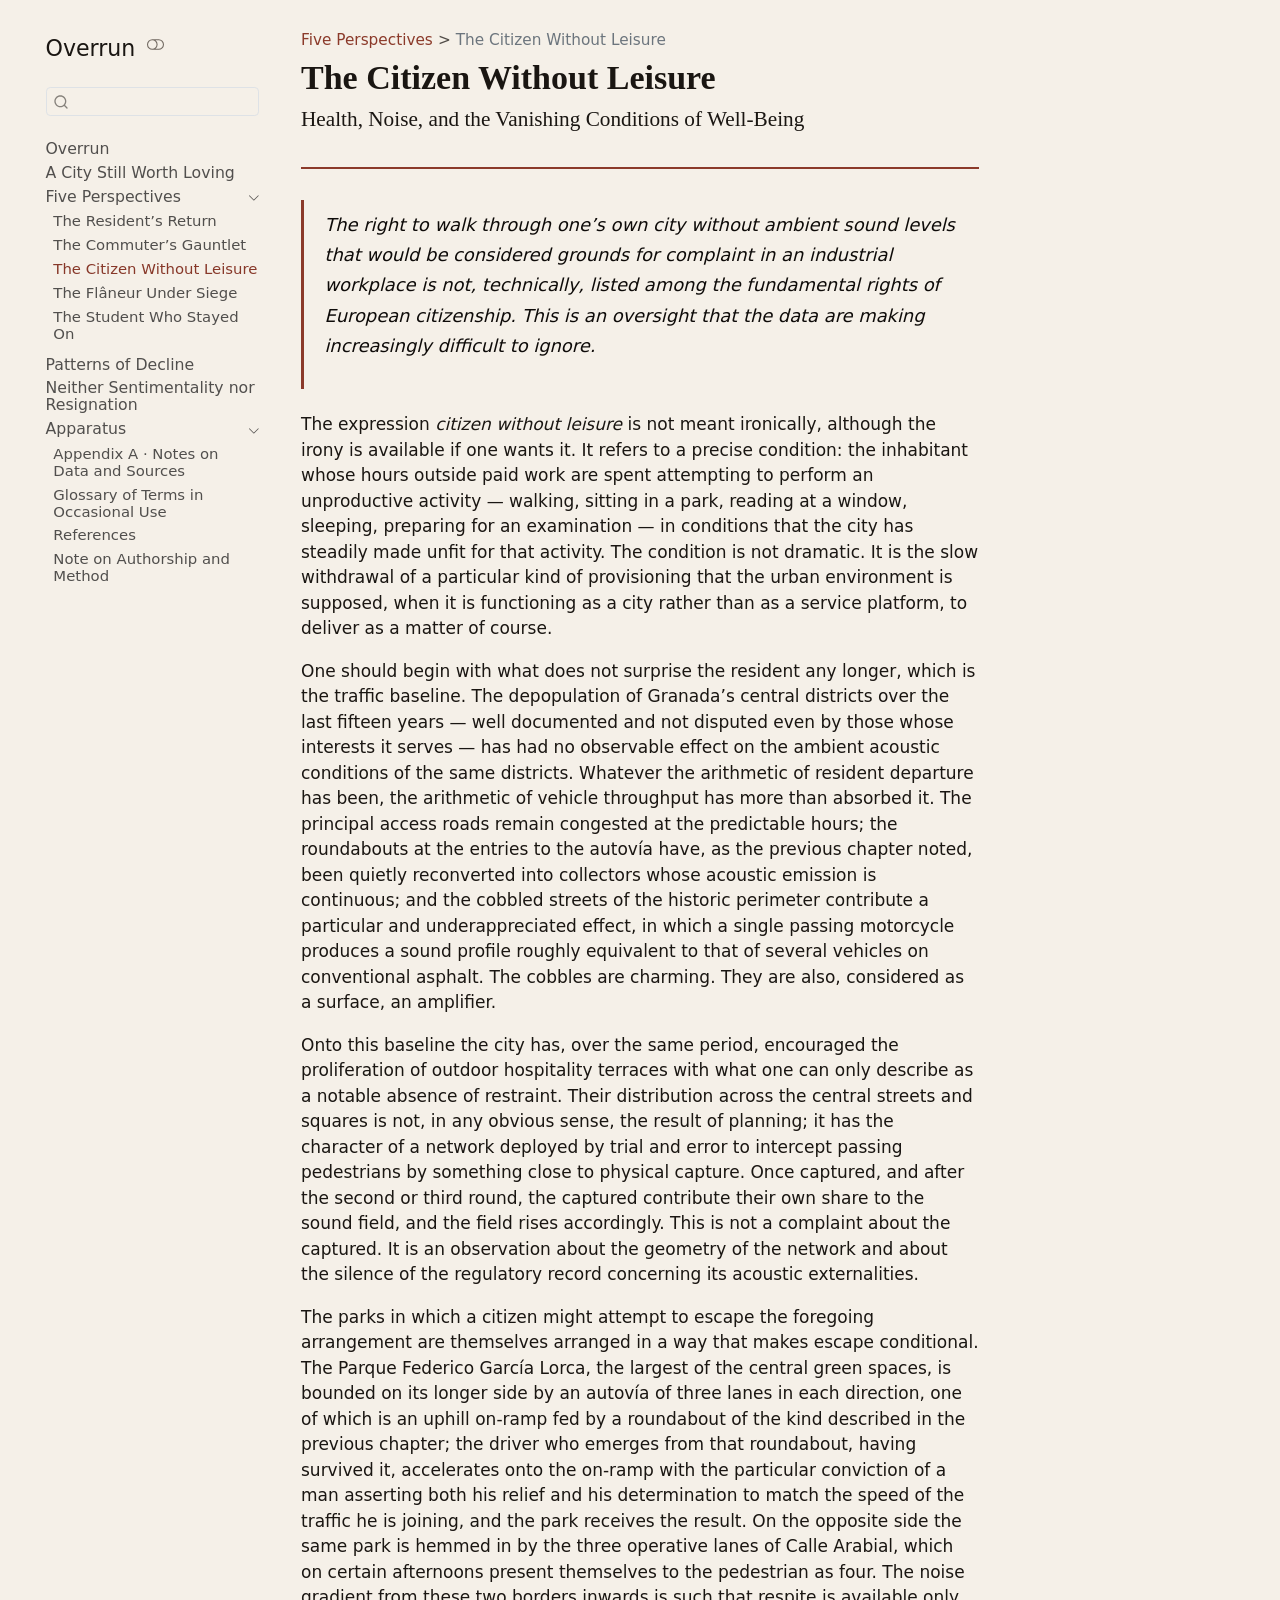
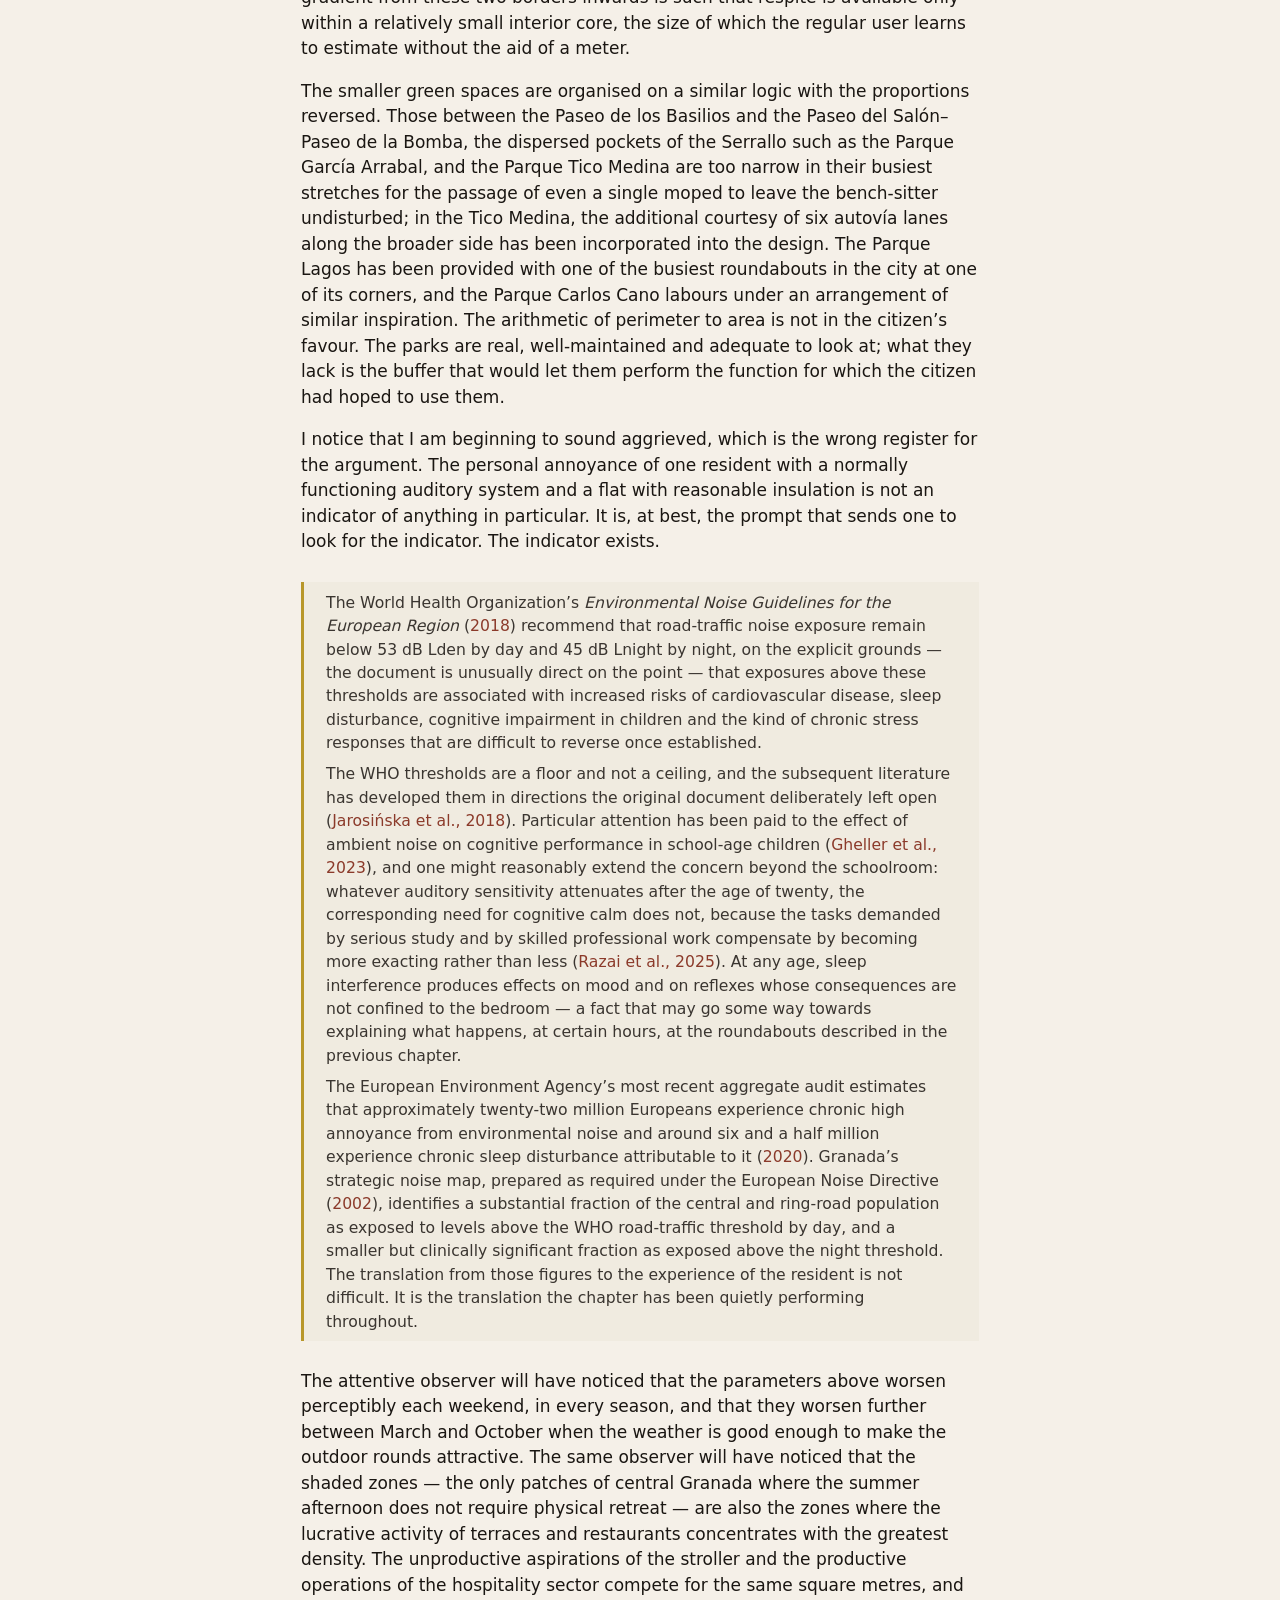
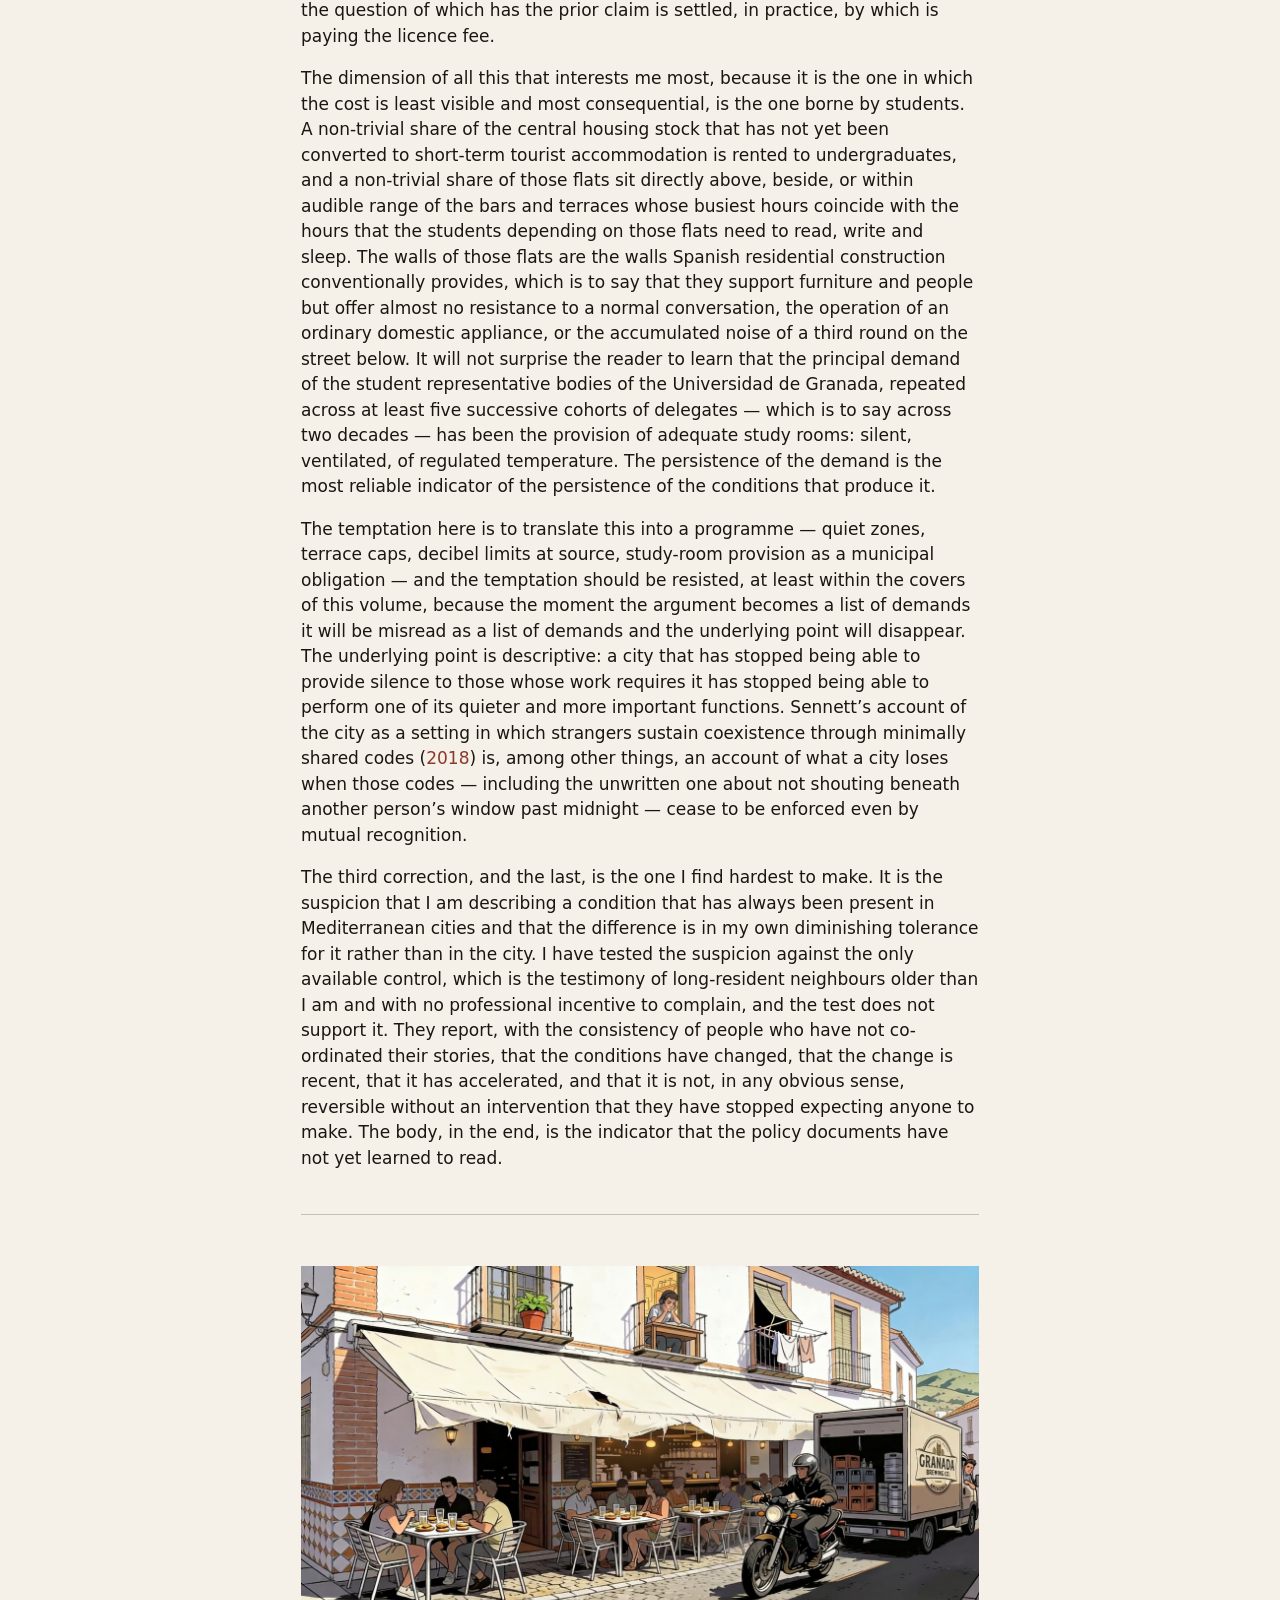
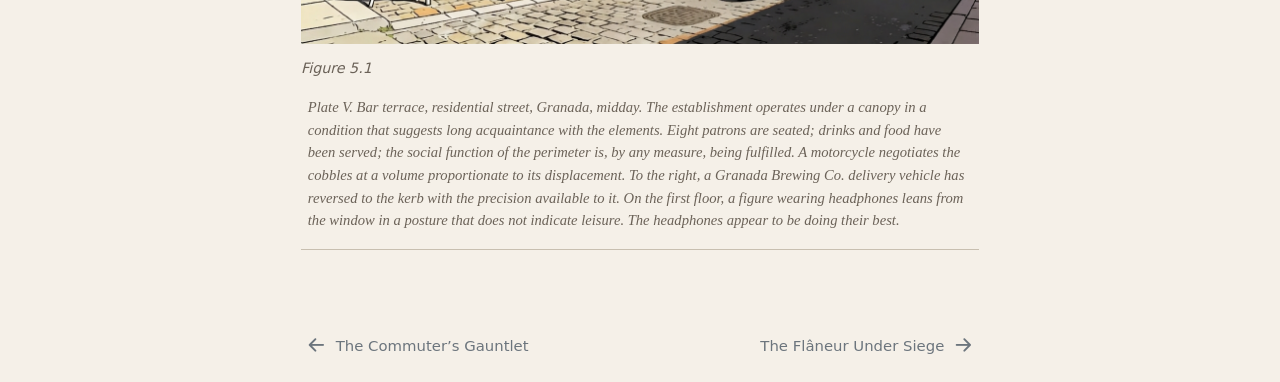
<file: 03-citizen-without-leisure.html>
<!DOCTYPE html>
<html xmlns="http://www.w3.org/1999/xhtml" lang="en" xml:lang="en"><head>

<meta charset="utf-8">
<meta name="generator" content="quarto-1.8.27">

<meta name="viewport" content="width=device-width, initial-scale=1.0, user-scalable=yes">


<title>The Citizen Without Leisure – Overrun</title>
<style>
code{white-space: pre-wrap;}
span.smallcaps{font-variant: small-caps;}
div.columns{display: flex; gap: min(4vw, 1.5em);}
div.column{flex: auto; overflow-x: auto;}
div.hanging-indent{margin-left: 1.5em; text-indent: -1.5em;}
ul.task-list{list-style: none;}
ul.task-list li input[type="checkbox"] {
  width: 0.8em;
  margin: 0 0.8em 0.2em -1em; /* quarto-specific, see https://github.com/quarto-dev/quarto-cli/issues/4556 */ 
  vertical-align: middle;
}
/* CSS for citations */
div.csl-bib-body { }
div.csl-entry {
  clear: both;
  margin-bottom: 0em;
}
.hanging-indent div.csl-entry {
  margin-left:2em;
  text-indent:-2em;
}
div.csl-left-margin {
  min-width:2em;
  float:left;
}
div.csl-right-inline {
  margin-left:2em;
  padding-left:1em;
}
div.csl-indent {
  margin-left: 2em;
}</style>


<script src="site_libs/quarto-nav/quarto-nav.js"></script>
<script src="site_libs/quarto-nav/headroom.min.js"></script>
<script src="site_libs/clipboard/clipboard.min.js"></script>
<script src="site_libs/quarto-search/autocomplete.umd.js"></script>
<script src="site_libs/quarto-search/fuse.min.js"></script>
<script src="site_libs/quarto-search/quarto-search.js"></script>
<meta name="quarto:offset" content="./">
<link href="./04-flaneur-under-siege.html" rel="next">
<link href="./02-commuters-gauntlet.html" rel="prev">
<script src="site_libs/quarto-html/quarto.js" type="module"></script>
<script src="site_libs/quarto-html/tabsets/tabsets.js" type="module"></script>
<script src="site_libs/quarto-html/axe/axe-check.js" type="module"></script>
<script src="site_libs/quarto-html/popper.min.js"></script>
<script src="site_libs/quarto-html/tippy.umd.min.js"></script>
<script src="site_libs/quarto-html/anchor.min.js"></script>
<link href="site_libs/quarto-html/tippy.css" rel="stylesheet">
<link href="site_libs/quarto-html/quarto-syntax-highlighting-ed96de9b727972fe78a7b5d16c58bf87.css" rel="stylesheet" class="quarto-color-scheme" id="quarto-text-highlighting-styles">
<link href="site_libs/quarto-html/quarto-syntax-highlighting-dark-4d9afe2b8d18ee9fa5d0d57b5ed4214d.css" rel="stylesheet" class="quarto-color-scheme quarto-color-alternate" id="quarto-text-highlighting-styles">
<link href="site_libs/quarto-html/quarto-syntax-highlighting-ed96de9b727972fe78a7b5d16c58bf87.css" rel="stylesheet" class="quarto-color-scheme-extra" id="quarto-text-highlighting-styles">
<script src="site_libs/bootstrap/bootstrap.min.js"></script>
<link href="site_libs/bootstrap/bootstrap-icons.css" rel="stylesheet">
<link href="site_libs/bootstrap/bootstrap-942d79f2cc56dfed41c6fddfe7d2ae1d.min.css" rel="stylesheet" append-hash="true" class="quarto-color-scheme" id="quarto-bootstrap" data-mode="light">
<link href="site_libs/bootstrap/bootstrap-dark-aff4b3c965619203e67748c025749833.min.css" rel="stylesheet" append-hash="true" class="quarto-color-scheme quarto-color-alternate" id="quarto-bootstrap" data-mode="dark">
<link href="site_libs/bootstrap/bootstrap-942d79f2cc56dfed41c6fddfe7d2ae1d.min.css" rel="stylesheet" append-hash="true" class="quarto-color-scheme-extra" id="quarto-bootstrap" data-mode="light">
<script id="quarto-search-options" type="application/json">{
  "location": "sidebar",
  "copy-button": false,
  "collapse-after": 3,
  "panel-placement": "start",
  "type": "textbox",
  "limit": 50,
  "keyboard-shortcut": [
    "f",
    "/",
    "s"
  ],
  "show-item-context": false,
  "language": {
    "search-no-results-text": "No results",
    "search-matching-documents-text": "matching documents",
    "search-copy-link-title": "Copy link to search",
    "search-hide-matches-text": "Hide additional matches",
    "search-more-match-text": "more match in this document",
    "search-more-matches-text": "more matches in this document",
    "search-clear-button-title": "Clear",
    "search-text-placeholder": "",
    "search-detached-cancel-button-title": "Cancel",
    "search-submit-button-title": "Submit",
    "search-label": "Search"
  }
}</script>
<style>html{ scroll-behavior: smooth; }</style>


<meta property="og:title" content="Overrun — A Resident’s Report on a City Past Its Limits">
<meta property="og:description" content="Civic Darwinism, Vol. I. Five perspectives on how a Mediterranean city ceased to function as a system of shared civic life and was reconstituted as a platform of value extraction.">
<meta property="og:image" content="/_assets/figures/social-card.png">
<meta property="og:site_name" content="Civic Darwinism">
<meta property="og:locale" content="en_GB">
<meta name="twitter:title" content="Overrun — A Resident’s Report on a City Past Its Limits">
<meta name="twitter:description" content="Civic Darwinism, Vol. I. Five perspectives on urban habitability degradation in a Mediterranean city.">
<meta name="twitter:image" content="/_assets/figures/social-card.png">
<meta name="twitter:card" content="summary_large_image">
</head>

<body class="nav-sidebar floating quarto-light"><script id="quarto-html-before-body" type="application/javascript">
    const toggleBodyColorMode = (bsSheetEl) => {
      const mode = bsSheetEl.getAttribute("data-mode");
      const bodyEl = window.document.querySelector("body");
      if (mode === "dark") {
        bodyEl.classList.add("quarto-dark");
        bodyEl.classList.remove("quarto-light");
      } else {
        bodyEl.classList.add("quarto-light");
        bodyEl.classList.remove("quarto-dark");
      }
    }
    const toggleBodyColorPrimary = () => {
      const bsSheetEl = window.document.querySelector("link#quarto-bootstrap:not([rel=disabled-stylesheet])");
      if (bsSheetEl) {
        toggleBodyColorMode(bsSheetEl);
      }
    }
    const setColorSchemeToggle = (alternate) => {
      const toggles = window.document.querySelectorAll('.quarto-color-scheme-toggle');
      for (let i=0; i < toggles.length; i++) {
        const toggle = toggles[i];
        if (toggle) {
          if (alternate) {
            toggle.classList.add("alternate");
          } else {
            toggle.classList.remove("alternate");
          }
        }
      }
    };
    const toggleColorMode = (alternate) => {
      // Switch the stylesheets
      const primaryStylesheets = window.document.querySelectorAll('link.quarto-color-scheme:not(.quarto-color-alternate)');
      const alternateStylesheets = window.document.querySelectorAll('link.quarto-color-scheme.quarto-color-alternate');
      manageTransitions('#quarto-margin-sidebar .nav-link', false);
      if (alternate) {
        // note: dark is layered on light, we don't disable primary!
        enableStylesheet(alternateStylesheets);
        for (const sheetNode of alternateStylesheets) {
          if (sheetNode.id === "quarto-bootstrap") {
            toggleBodyColorMode(sheetNode);
          }
        }
      } else {
        disableStylesheet(alternateStylesheets);
        enableStylesheet(primaryStylesheets)
        toggleBodyColorPrimary();
      }
      manageTransitions('#quarto-margin-sidebar .nav-link', true);
      // Switch the toggles
      setColorSchemeToggle(alternate)
      // Hack to workaround the fact that safari doesn't
      // properly recolor the scrollbar when toggling (#1455)
      if (navigator.userAgent.indexOf('Safari') > 0 && navigator.userAgent.indexOf('Chrome') == -1) {
        manageTransitions("body", false);
        window.scrollTo(0, 1);
        setTimeout(() => {
          window.scrollTo(0, 0);
          manageTransitions("body", true);
        }, 40);
      }
    }
    const disableStylesheet = (stylesheets) => {
      for (let i=0; i < stylesheets.length; i++) {
        const stylesheet = stylesheets[i];
        stylesheet.rel = 'disabled-stylesheet';
      }
    }
    const enableStylesheet = (stylesheets) => {
      for (let i=0; i < stylesheets.length; i++) {
        const stylesheet = stylesheets[i];
        if(stylesheet.rel !== 'stylesheet') { // for Chrome, which will still FOUC without this check
          stylesheet.rel = 'stylesheet';
        }
      }
    }
    const manageTransitions = (selector, allowTransitions) => {
      const els = window.document.querySelectorAll(selector);
      for (let i=0; i < els.length; i++) {
        const el = els[i];
        if (allowTransitions) {
          el.classList.remove('notransition');
        } else {
          el.classList.add('notransition');
        }
      }
    }
    const isFileUrl = () => {
      return window.location.protocol === 'file:';
    }
    const hasAlternateSentinel = () => {
      let styleSentinel = getColorSchemeSentinel();
      if (styleSentinel !== null) {
        return styleSentinel === "alternate";
      } else {
        return false;
      }
    }
    const setStyleSentinel = (alternate) => {
      const value = alternate ? "alternate" : "default";
      if (!isFileUrl()) {
        window.localStorage.setItem("quarto-color-scheme", value);
      } else {
        localAlternateSentinel = value;
      }
    }
    const getColorSchemeSentinel = () => {
      if (!isFileUrl()) {
        const storageValue = window.localStorage.getItem("quarto-color-scheme");
        return storageValue != null ? storageValue : localAlternateSentinel;
      } else {
        return localAlternateSentinel;
      }
    }
    const toggleGiscusIfUsed = (isAlternate, darkModeDefault) => {
      const baseTheme = document.querySelector('#giscus-base-theme')?.value ?? 'light';
      const alternateTheme = document.querySelector('#giscus-alt-theme')?.value ?? 'dark';
      let newTheme = '';
      if(authorPrefersDark) {
        newTheme = isAlternate ? baseTheme : alternateTheme;
      } else {
        newTheme = isAlternate ? alternateTheme : baseTheme;
      }
      const changeGiscusTheme = () => {
        // From: https://github.com/giscus/giscus/issues/336
        const sendMessage = (message) => {
          const iframe = document.querySelector('iframe.giscus-frame');
          if (!iframe) return;
          iframe.contentWindow.postMessage({ giscus: message }, 'https://giscus.app');
        }
        sendMessage({
          setConfig: {
            theme: newTheme
          }
        });
      }
      const isGiscussLoaded = window.document.querySelector('iframe.giscus-frame') !== null;
      if (isGiscussLoaded) {
        changeGiscusTheme();
      }
    };
    const authorPrefersDark = false;
    const darkModeDefault = authorPrefersDark;
      document.querySelector('link#quarto-text-highlighting-styles.quarto-color-scheme-extra').rel = 'disabled-stylesheet';
      document.querySelector('link#quarto-bootstrap.quarto-color-scheme-extra').rel = 'disabled-stylesheet';
    let localAlternateSentinel = darkModeDefault ? 'alternate' : 'default';
    // Dark / light mode switch
    window.quartoToggleColorScheme = () => {
      // Read the current dark / light value
      let toAlternate = !hasAlternateSentinel();
      toggleColorMode(toAlternate);
      setStyleSentinel(toAlternate);
      toggleGiscusIfUsed(toAlternate, darkModeDefault);
      window.dispatchEvent(new Event('resize'));
    };
    // Switch to dark mode if need be
    if (hasAlternateSentinel()) {
      toggleColorMode(true);
    } else {
      toggleColorMode(false);
    }
  </script>

<div id="quarto-search-results"></div>
  <header id="quarto-header" class="headroom fixed-top">
  <nav class="quarto-secondary-nav">
    <div class="container-fluid d-flex">
      <button type="button" class="quarto-btn-toggle btn" data-bs-toggle="collapse" role="button" data-bs-target=".quarto-sidebar-collapse-item" aria-controls="quarto-sidebar" aria-expanded="false" aria-label="Toggle sidebar navigation" onclick="if (window.quartoToggleHeadroom) { window.quartoToggleHeadroom(); }">
        <i class="bi bi-layout-text-sidebar-reverse"></i>
      </button>
        <nav class="quarto-page-breadcrumbs" aria-label="breadcrumb"><ol class="breadcrumb"><li class="breadcrumb-item"><a href="./01-residents-return.html">Five Perspectives</a></li><li class="breadcrumb-item"><a href="./03-citizen-without-leisure.html"><span class="chapter-title">The Citizen Without Leisure</span></a></li></ol></nav>
        <a class="flex-grow-1" role="navigation" data-bs-toggle="collapse" data-bs-target=".quarto-sidebar-collapse-item" aria-controls="quarto-sidebar" aria-expanded="false" aria-label="Toggle sidebar navigation" onclick="if (window.quartoToggleHeadroom) { window.quartoToggleHeadroom(); }">      
        </a>
      <button type="button" class="btn quarto-search-button" aria-label="Search" onclick="window.quartoOpenSearch();">
        <i class="bi bi-search"></i>
      </button>
    </div>
  </nav>
</header>
<!-- content -->
<div id="quarto-content" class="quarto-container page-columns page-rows-contents page-layout-article">
<!-- sidebar -->
  <nav id="quarto-sidebar" class="sidebar collapse collapse-horizontal quarto-sidebar-collapse-item sidebar-navigation floating overflow-auto">
    <div class="pt-lg-2 mt-2 text-left sidebar-header">
    <div class="sidebar-title mb-0 py-0">
      <a href="./">Overrun</a> 
        <div class="sidebar-tools-main">
  <a href="" class="quarto-color-scheme-toggle quarto-navigation-tool  px-1" onclick="window.quartoToggleColorScheme(); return false;" title="Toggle dark mode"><i class="bi"></i></a>
</div>
    </div>
      </div>
        <div class="mt-2 flex-shrink-0 align-items-center">
        <div class="sidebar-search">
        <div id="quarto-search" class="" title="Search"></div>
        </div>
        </div>
    <div class="sidebar-menu-container"> 
    <ul class="list-unstyled mt-1">
        <li class="sidebar-item">
  <div class="sidebar-item-container"> 
  <a href="./index.html" class="sidebar-item-text sidebar-link"><span class="chapter-title">Overrun</span></a>
  </div>
</li>
        <li class="sidebar-item">
  <div class="sidebar-item-container"> 
  <a href="./00-before-the-threshold.html" class="sidebar-item-text sidebar-link"><span class="chapter-title">A City Still Worth Loving</span></a>
  </div>
</li>
        <li class="sidebar-item sidebar-item-section">
      <div class="sidebar-item-container"> 
            <a class="sidebar-item-text sidebar-link text-start" data-bs-toggle="collapse" data-bs-target="#quarto-sidebar-section-1" role="navigation" aria-expanded="true">
 <span class="menu-text">Five Perspectives</span></a>
          <a class="sidebar-item-toggle text-start" data-bs-toggle="collapse" data-bs-target="#quarto-sidebar-section-1" role="navigation" aria-expanded="true" aria-label="Toggle section">
            <i class="bi bi-chevron-right ms-2"></i>
          </a> 
      </div>
      <ul id="quarto-sidebar-section-1" class="collapse list-unstyled sidebar-section depth1 show">  
          <li class="sidebar-item">
  <div class="sidebar-item-container"> 
  <a href="./01-residents-return.html" class="sidebar-item-text sidebar-link"><span class="chapter-title">The Resident’s Return</span></a>
  </div>
</li>
          <li class="sidebar-item">
  <div class="sidebar-item-container"> 
  <a href="./02-commuters-gauntlet.html" class="sidebar-item-text sidebar-link"><span class="chapter-title">The Commuter’s Gauntlet</span></a>
  </div>
</li>
          <li class="sidebar-item">
  <div class="sidebar-item-container"> 
  <a href="./03-citizen-without-leisure.html" class="sidebar-item-text sidebar-link active"><span class="chapter-title">The Citizen Without Leisure</span></a>
  </div>
</li>
          <li class="sidebar-item">
  <div class="sidebar-item-container"> 
  <a href="./04-flaneur-under-siege.html" class="sidebar-item-text sidebar-link"><span class="chapter-title">The Flâneur Under Siege</span></a>
  </div>
</li>
          <li class="sidebar-item">
  <div class="sidebar-item-container"> 
  <a href="./05-academic-observer.html" class="sidebar-item-text sidebar-link"><span class="chapter-title">The Student Who Stayed On</span></a>
  </div>
</li>
      </ul>
  </li>
        <li class="sidebar-item">
  <div class="sidebar-item-container"> 
  <a href="./06-patterns-of-decline.html" class="sidebar-item-text sidebar-link"><span class="chapter-title">Patterns of Decline</span></a>
  </div>
</li>
        <li class="sidebar-item">
  <div class="sidebar-item-container"> 
  <a href="./07-coda.html" class="sidebar-item-text sidebar-link"><span class="chapter-title">Neither Sentimentality nor Resignation</span></a>
  </div>
</li>
        <li class="sidebar-item sidebar-item-section">
      <div class="sidebar-item-container"> 
            <a class="sidebar-item-text sidebar-link text-start" data-bs-toggle="collapse" data-bs-target="#quarto-sidebar-section-2" role="navigation" aria-expanded="true">
 <span class="menu-text">Apparatus</span></a>
          <a class="sidebar-item-toggle text-start" data-bs-toggle="collapse" data-bs-target="#quarto-sidebar-section-2" role="navigation" aria-expanded="true" aria-label="Toggle section">
            <i class="bi bi-chevron-right ms-2"></i>
          </a> 
      </div>
      <ul id="quarto-sidebar-section-2" class="collapse list-unstyled sidebar-section depth1 show">  
          <li class="sidebar-item">
  <div class="sidebar-item-container"> 
  <a href="./appendix-data.html" class="sidebar-item-text sidebar-link"><span class="chapter-title">Appendix A · Notes on Data and Sources</span></a>
  </div>
</li>
          <li class="sidebar-item">
  <div class="sidebar-item-container"> 
  <a href="./glossary.html" class="sidebar-item-text sidebar-link"><span class="chapter-title">Glossary of Terms in Occasional Use</span></a>
  </div>
</li>
          <li class="sidebar-item">
  <div class="sidebar-item-container"> 
  <a href="./references.html" class="sidebar-item-text sidebar-link"><span class="chapter-title">References</span></a>
  </div>
</li>
          <li class="sidebar-item">
  <div class="sidebar-item-container"> 
  <a href="./note-on-method.html" class="sidebar-item-text sidebar-link"><span class="chapter-title">Note on Authorship and Method</span></a>
  </div>
</li>
      </ul>
  </li>
    </ul>
    </div>
</nav>
<div id="quarto-sidebar-glass" class="quarto-sidebar-collapse-item" data-bs-toggle="collapse" data-bs-target=".quarto-sidebar-collapse-item"></div>
<!-- margin-sidebar -->
    <div id="quarto-margin-sidebar" class="sidebar margin-sidebar zindex-bottom">
        
    </div>
<!-- main -->
<main class="content" id="quarto-document-content">


<header id="title-block-header" class="quarto-title-block default"><nav class="quarto-page-breadcrumbs quarto-title-breadcrumbs d-none d-lg-block" aria-label="breadcrumb"><ol class="breadcrumb"><li class="breadcrumb-item"><a href="./01-residents-return.html">Five Perspectives</a></li><li class="breadcrumb-item"><a href="./03-citizen-without-leisure.html"><span class="chapter-title">The Citizen Without Leisure</span></a></li></ol></nav>
<div class="quarto-title">
<h1 class="title"><span class="chapter-title">The Citizen Without Leisure</span></h1>
<p class="subtitle lead">Health, Noise, and the Vanishing Conditions of Well-Being</p>
</div>



<div class="quarto-title-meta">

    
  
    
  </div>
  


</header>


<div class="block-irony">
<p>The right to walk through one’s own city without ambient sound levels that would be considered grounds for complaint in an industrial workplace is not, technically, listed among the fundamental rights of European citizenship. This is an oversight that the data are making increasingly difficult to ignore.</p>
</div>
<p>The expression <em>citizen without leisure</em> is not meant ironically, although the irony is available if one wants it. It refers to a precise condition: the inhabitant whose hours outside paid work are spent attempting to perform an unproductive activity — walking, sitting in a park, reading at a window, sleeping, preparing for an examination — in conditions that the city has steadily made unfit for that activity. The condition is not dramatic. It is the slow withdrawal of a particular kind of provisioning that the urban environment is supposed, when it is functioning as a city rather than as a service platform, to deliver as a matter of course.</p>
<p>One should begin with what does not surprise the resident any longer, which is the traffic baseline. The depopulation of Granada’s central districts over the last fifteen years — well documented and not disputed even by those whose interests it serves — has had no observable effect on the ambient acoustic conditions of the same districts. Whatever the arithmetic of resident departure has been, the arithmetic of vehicle throughput has more than absorbed it. The principal access roads remain congested at the predictable hours; the roundabouts at the entries to the autovía have, as the previous chapter noted, been quietly reconverted into collectors whose acoustic emission is continuous; and the cobbled streets of the historic perimeter contribute a particular and underappreciated effect, in which a single passing motorcycle produces a sound profile roughly equivalent to that of several vehicles on conventional asphalt. The cobbles are charming. They are also, considered as a surface, an amplifier.</p>
<p>Onto this baseline the city has, over the same period, encouraged the proliferation of outdoor hospitality terraces with what one can only describe as a notable absence of restraint. Their distribution across the central streets and squares is not, in any obvious sense, the result of planning; it has the character of a network deployed by trial and error to intercept passing pedestrians by something close to physical capture. Once captured, and after the second or third round, the captured contribute their own share to the sound field, and the field rises accordingly. This is not a complaint about the captured. It is an observation about the geometry of the network and about the silence of the regulatory record concerning its acoustic externalities.</p>
<p>The parks in which a citizen might attempt to escape the foregoing arrangement are themselves arranged in a way that makes escape conditional. The Parque Federico García Lorca, the largest of the central green spaces, is bounded on its longer side by an autovía of three lanes in each direction, one of which is an uphill on-ramp fed by a roundabout of the kind described in the previous chapter; the driver who emerges from that roundabout, having survived it, accelerates onto the on-ramp with the particular conviction of a man asserting both his relief and his determination to match the speed of the traffic he is joining, and the park receives the result. On the opposite side the same park is hemmed in by the three operative lanes of Calle Arabial, which on certain afternoons present themselves to the pedestrian as four. The noise gradient from these two borders inwards is such that respite is available only within a relatively small interior core, the size of which the regular user learns to estimate without the aid of a meter.</p>
<p>The smaller green spaces are organised on a similar logic with the proportions reversed. Those between the Paseo de los Basilios and the Paseo del Salón–Paseo de la Bomba, the dispersed pockets of the Serrallo such as the Parque García Arrabal, and the Parque Tico Medina are too narrow in their busiest stretches for the passage of even a single moped to leave the bench-sitter undisturbed; in the Tico Medina, the additional courtesy of six autovía lanes along the broader side has been incorporated into the design. The Parque Lagos has been provided with one of the busiest roundabouts in the city at one of its corners, and the Parque Carlos Cano labours under an arrangement of similar inspiration. The arithmetic of perimeter to area is not in the citizen’s favour. The parks are real, well-maintained and adequate to look at; what they lack is the buffer that would let them perform the function for which the citizen had hoped to use them.</p>
<p>I notice that I am beginning to sound aggrieved, which is the wrong register for the argument. The personal annoyance of one resident with a normally functioning auditory system and a flat with reasonable insulation is not an indicator of anything in particular. It is, at best, the prompt that sends one to look for the indicator. The indicator exists.</p>
<div class="block-data">
<p>The World Health Organization’s <em>Environmental Noise Guidelines for the European Region</em> <span class="citation" data-cites="who_2018">(<a href="references.html#ref-who_2018" role="doc-biblioref">2018</a>)</span> recommend that road-traffic noise exposure remain below 53 dB Lden by day and 45 dB Lnight by night, on the explicit grounds — the document is unusually direct on the point — that exposures above these thresholds are associated with increased risks of cardiovascular disease, sleep disturbance, cognitive impairment in children and the kind of chronic stress responses that are difficult to reverse once established.</p>
<p>The WHO thresholds are a floor and not a ceiling, and the subsequent literature has developed them in directions the original document deliberately left open <span class="citation" data-cites="jarosinska2018dev">(<a href="references.html#ref-jarosinska2018dev" role="doc-biblioref">Jarosińska et al., 2018</a>)</span>. Particular attention has been paid to the effect of ambient noise on cognitive performance in school-age children <span class="citation" data-cites="gheller2023systematic">(<a href="references.html#ref-gheller2023systematic" role="doc-biblioref">Gheller et al., 2023</a>)</span>, and one might reasonably extend the concern beyond the schoolroom: whatever auditory sensitivity attenuates after the age of twenty, the corresponding need for cognitive calm does not, because the tasks demanded by serious study and by skilled professional work compensate by becoming more exacting rather than less <span class="citation" data-cites="razai2025noisepollution">(<a href="references.html#ref-razai2025noisepollution" role="doc-biblioref">Razai et al., 2025</a>)</span>. At any age, sleep interference produces effects on mood and on reflexes whose consequences are not confined to the bedroom — a fact that may go some way towards explaining what happens, at certain hours, at the roundabouts described in the previous chapter.</p>
<p>The European Environment Agency’s most recent aggregate audit estimates that approximately twenty-two million Europeans experience chronic high annoyance from environmental noise and around six and a half million experience chronic sleep disturbance attributable to it <span class="citation" data-cites="eea_2020">(<a href="references.html#ref-eea_2020" role="doc-biblioref">2020</a>)</span>. Granada’s strategic noise map, prepared as required under the European Noise Directive <span class="citation" data-cites="directive_2002_49">(<a href="references.html#ref-directive_2002_49" role="doc-biblioref">2002</a>)</span>, identifies a substantial fraction of the central and ring-road population as exposed to levels above the WHO road-traffic threshold by day, and a smaller but clinically significant fraction as exposed above the night threshold. The translation from those figures to the experience of the resident is not difficult. It is the translation the chapter has been quietly performing throughout.</p>
</div>
<p>The attentive observer will have noticed that the parameters above worsen perceptibly each weekend, in every season, and that they worsen further between March and October when the weather is good enough to make the outdoor rounds attractive. The same observer will have noticed that the shaded zones — the only patches of central Granada where the summer afternoon does not require physical retreat — are also the zones where the lucrative activity of terraces and restaurants concentrates with the greatest density. The unproductive aspirations of the stroller and the productive operations of the hospitality sector compete for the same square metres, and the question of which has the prior claim is settled, in practice, by which is paying the licence fee.</p>
<p>The dimension of all this that interests me most, because it is the one in which the cost is least visible and most consequential, is the one borne by students. A non-trivial share of the central housing stock that has not yet been converted to short-term tourist accommodation is rented to undergraduates, and a non-trivial share of those flats sit directly above, beside, or within audible range of the bars and terraces whose busiest hours coincide with the hours that the students depending on those flats need to read, write and sleep. The walls of those flats are the walls Spanish residential construction conventionally provides, which is to say that they support furniture and people but offer almost no resistance to a normal conversation, the operation of an ordinary domestic appliance, or the accumulated noise of a third round on the street below. It will not surprise the reader to learn that the principal demand of the student representative bodies of the Universidad de Granada, repeated across at least five successive cohorts of delegates — which is to say across two decades — has been the provision of adequate study rooms: silent, ventilated, of regulated temperature. The persistence of the demand is the most reliable indicator of the persistence of the conditions that produce it.</p>
<p>The temptation here is to translate this into a programme — quiet zones, terrace caps, decibel limits at source, study-room provision as a municipal obligation — and the temptation should be resisted, at least within the covers of this volume, because the moment the argument becomes a list of demands it will be misread as a list of demands and the underlying point will disappear. The underlying point is descriptive: a city that has stopped being able to provide silence to those whose work requires it has stopped being able to perform one of its quieter and more important functions. Sennett’s account of the city as a setting in which strangers sustain coexistence through minimally shared codes <span class="citation" data-cites="sennett_2018">(<a href="references.html#ref-sennett_2018" role="doc-biblioref">2018</a>)</span> is, among other things, an account of what a city loses when those codes — including the unwritten one about not shouting beneath another person’s window past midnight — cease to be enforced even by mutual recognition.</p>
<p>The third correction, and the last, is the one I find hardest to make. It is the suspicion that I am describing a condition that has always been present in Mediterranean cities and that the difference is in my own diminishing tolerance for it rather than in the city. I have tested the suspicion against the only available control, which is the testimony of long-resident neighbours older than I am and with no professional incentive to complain, and the test does not support it. They report, with the consistency of people who have not co-ordinated their stories, that the conditions have changed, that the change is recent, that it has accelerated, and that it is not, in any obvious sense, reversible without an intervention that they have stopped expecting anyone to make. The body, in the end, is the indicator that the policy documents have not yet learned to read.</p>
<div class="plate">
<div id="fig-terrace" class="quarto-float quarto-figure quarto-figure-center anchored" alt="Hospitality terrace under a linen awning on a cobbled   central Granada street, summer afternoon, with residential   windows visible above and motorcycles passing.">
<figure class="quarto-float quarto-float-fig figure">
<div aria-describedby="fig-terrace-caption-0ceaefa1-69ba-4598-a22c-09a6ac19f8ca">
<img src="_assets/figures/06-ruido.png" id="fig-terrace" class="no-fig-label img-fluid figure-img" alt="Hospitality terrace under a linen awning on a cobbled   central Granada street, summer afternoon, with residential   windows visible above and motorcycles passing.">
</div>
<figcaption class="quarto-float-caption-bottom quarto-float-caption quarto-float-fig quarto-uncaptioned" id="fig-terrace-caption-0ceaefa1-69ba-4598-a22c-09a6ac19f8ca">
Figure&nbsp;5.1
</figcaption>
</figure>
</div>
<p><em>Plate V. Bar terrace, residential street, Granada, midday. The establishment operates under a canopy in a condition that suggests long acquaintance with the elements. Eight patrons are seated; drinks and food have been served; the social function of the perimeter is, by any measure, being fulfilled. A motorcycle negotiates the cobbles at a volume proportionate to its displacement. To the right, a Granada Brewing Co.&nbsp;delivery vehicle has reversed to the kerb with the precision available to it. On the first floor, a figure wearing headphones leans from the window in a posture that does not indicate leisure. The headphones appear to be doing their best.</em></p>
</div>
<!-- ── ESTRUCTURA SUGERIDA ────────────────────────────────────

     § 1  El cuerpo en la ciudad: la experiencia física
          del espacio público degradado. El ruido como
          forma de expropiación sensorial.

     § 2  [BLOQUE DESCRIPCIÓN] Las condiciones materiales
          del paseo: obstrucción de aceras, terrazas de
          hostelería, tráfico peatonal-turístico. Descripción
          precisa, sin hipérbole.

     § 3  [BLOQUE DATO INLINE]
          [DATA NEEDED: datos de dB ambientales en zonas
          afectadas (Ayuntamiento de Granada / EEA Urban
          Noise Observatory) o quejas registradas.]
          → Traducción a experiencia vivida.

     § 4  [BLOQUE CASO] Una ruta concreta: descripción
          de un trayecto habitual ahora inhabitable como
          espacio de tránsito tranquilo.

     § 5  [BLOQUE AUTOCORRECCIÓN #1]
          El narrador reconoce que la molestia personal
          no constituye evidencia. Busca el indicador
          que la convierte en dato.

     § 6  [BLOQUE TEORÍA] Sennett: la erosión de las
          condiciones cualitativas de la vida pública.
          La ciudad como espacio de coexistencia de
          extraños que comparten códigos mínimos —
          y lo que ocurre cuando esos códigos se
          disuelven.

     § 7  [BLOQUE AUTOCORRECCIÓN #2]
          Sobre el riesgo de convertir la incomodidad
          en programa político.

     § 8  [BLOQUE SÁTIRA + ILUSTRACIÓN]
          Imagen de terraza de hostelería ocupando
          acera. Caption al estilo museo británico.

     § 9  Cierre: el bienestar físico como indicador
          de habitabilidad, no de preferencia personal.

── FIN ESTRUCTURA SUGERIDA ─────────────────────────────── -->


<div id="refs" class="references csl-bib-body hanging-indent" data-entry-spacing="0" data-line-spacing="2" role="list" style="display: none">
<div id="ref-eea_2020" class="csl-entry" role="listitem">
European Environment Agency. (2020). <em>Environmental noise in europe — 2020</em> (EEA Report 22/2019). European Environment Agency. <a href="https://www.eea.europa.eu/publications/environmental-noise-in-europe">https://www.eea.europa.eu/publications/environmental-noise-in-europe</a>
</div>
<div id="ref-directive_2002_49" class="csl-entry" role="listitem">
European Parliament and Council of the European Union. (2002). <em>Directive 2002/49/EC of 25 june 2002 relating to the assessment and management of environmental noise</em>. Official Journal of the European Communities, L 189/12, 18 July 2002. <a href="https://eur-lex.europa.eu/legal-content/EN/TXT/?uri=celex:32002L0049">https://eur-lex.europa.eu/legal-content/EN/TXT/?uri=celex:32002L0049</a>
</div>
<div id="ref-gheller2023systematic" class="csl-entry" role="listitem">
Gheller, Flavia, Spicciarelli, Gaia, Scimemi, P., &amp; Arfé, Barbara. (2023). The effects of noise on children’s cognitive performance: A systematic review. <em>Environment and Behavior</em>, <em>55</em>(8-10), 698–734. <a href="https://doi.org/10.1177/00139165241245823">https://doi.org/10.1177/00139165241245823</a>
</div>
<div id="ref-jarosinska2018dev" class="csl-entry" role="listitem">
Jarosińska, Dorota, Héroux, Marie-Ève, Wilkhu, P., Creswick, J., Wothge, J., &amp; Paunović, E. (2018). Development of the WHO environmental noise guidelines for the european region: An introduction. <em>International Journal of Environmental Research and Public Health</em>, <em>15</em>(4), 813. <a href="https://doi.org/10.3390/ijerph15040813">https://doi.org/10.3390/ijerph15040813</a>
</div>
<div id="ref-razai2025noisepollution" class="csl-entry" role="listitem">
Razai, Mohammad S. et al. (2025). The impact of noise pollution on health. <em>BMJ</em>, <em>391</em>, e081193. <a href="https://doi.org/10.1136/bmj-2024-081193">https://doi.org/10.1136/bmj-2024-081193</a>
</div>
<div id="ref-sennett_2018" class="csl-entry" role="listitem">
Sennett, Richard. (2018). <em>Building and dwelling: Ethics for the city</em>. Allen Lane.
</div>
<div id="ref-who_2018" class="csl-entry" role="listitem">
World Health Organization. (2018). <em>Environmental noise guidelines for the european region</em>. WHO Regional Office for Europe. <a href="https://www.who.int/europe/publications/i/item/9789289053563">https://www.who.int/europe/publications/i/item/9789289053563</a>
</div>
</div>

</main> <!-- /main -->
<script id="quarto-html-after-body" type="application/javascript">
  window.document.addEventListener("DOMContentLoaded", function (event) {
    // Ensure there is a toggle, if there isn't float one in the top right
    if (window.document.querySelector('.quarto-color-scheme-toggle') === null) {
      const a = window.document.createElement('a');
      a.classList.add('top-right');
      a.classList.add('quarto-color-scheme-toggle');
      a.href = "";
      a.onclick = function() { try { window.quartoToggleColorScheme(); } catch {} return false; };
      const i = window.document.createElement("i");
      i.classList.add('bi');
      a.appendChild(i);
      window.document.body.appendChild(a);
    }
    setColorSchemeToggle(hasAlternateSentinel())
    const icon = "";
    const anchorJS = new window.AnchorJS();
    anchorJS.options = {
      placement: 'right',
      icon: icon
    };
    anchorJS.add('.anchored');
    const isCodeAnnotation = (el) => {
      for (const clz of el.classList) {
        if (clz.startsWith('code-annotation-')) {                     
          return true;
        }
      }
      return false;
    }
    const onCopySuccess = function(e) {
      // button target
      const button = e.trigger;
      // don't keep focus
      button.blur();
      // flash "checked"
      button.classList.add('code-copy-button-checked');
      var currentTitle = button.getAttribute("title");
      button.setAttribute("title", "Copied!");
      let tooltip;
      if (window.bootstrap) {
        button.setAttribute("data-bs-toggle", "tooltip");
        button.setAttribute("data-bs-placement", "left");
        button.setAttribute("data-bs-title", "Copied!");
        tooltip = new bootstrap.Tooltip(button, 
          { trigger: "manual", 
            customClass: "code-copy-button-tooltip",
            offset: [0, -8]});
        tooltip.show();    
      }
      setTimeout(function() {
        if (tooltip) {
          tooltip.hide();
          button.removeAttribute("data-bs-title");
          button.removeAttribute("data-bs-toggle");
          button.removeAttribute("data-bs-placement");
        }
        button.setAttribute("title", currentTitle);
        button.classList.remove('code-copy-button-checked');
      }, 1000);
      // clear code selection
      e.clearSelection();
    }
    const getTextToCopy = function(trigger) {
      const outerScaffold = trigger.parentElement.cloneNode(true);
      const codeEl = outerScaffold.querySelector('code');
      for (const childEl of codeEl.children) {
        if (isCodeAnnotation(childEl)) {
          childEl.remove();
        }
      }
      return codeEl.innerText;
    }
    const clipboard = new window.ClipboardJS('.code-copy-button:not([data-in-quarto-modal])', {
      text: getTextToCopy
    });
    clipboard.on('success', onCopySuccess);
    if (window.document.getElementById('quarto-embedded-source-code-modal')) {
      const clipboardModal = new window.ClipboardJS('.code-copy-button[data-in-quarto-modal]', {
        text: getTextToCopy,
        container: window.document.getElementById('quarto-embedded-source-code-modal')
      });
      clipboardModal.on('success', onCopySuccess);
    }
      var localhostRegex = new RegExp(/^(?:http|https):\/\/localhost\:?[0-9]*\//);
      var mailtoRegex = new RegExp(/^mailto:/);
        var filterRegex = new RegExp('/' + window.location.host + '/');
      var isInternal = (href) => {
          return filterRegex.test(href) || localhostRegex.test(href) || mailtoRegex.test(href);
      }
      // Inspect non-navigation links and adorn them if external
     var links = window.document.querySelectorAll('a[href]:not(.nav-link):not(.navbar-brand):not(.toc-action):not(.sidebar-link):not(.sidebar-item-toggle):not(.pagination-link):not(.no-external):not([aria-hidden]):not(.dropdown-item):not(.quarto-navigation-tool):not(.about-link)');
      for (var i=0; i<links.length; i++) {
        const link = links[i];
        if (!isInternal(link.href)) {
          // undo the damage that might have been done by quarto-nav.js in the case of
          // links that we want to consider external
          if (link.dataset.originalHref !== undefined) {
            link.href = link.dataset.originalHref;
          }
            // target, if specified
            link.setAttribute("target", "_blank");
            if (link.getAttribute("rel") === null) {
              link.setAttribute("rel", "noopener");
            }
        }
      }
    function tippyHover(el, contentFn, onTriggerFn, onUntriggerFn) {
      const config = {
        allowHTML: true,
        maxWidth: 500,
        delay: 100,
        arrow: false,
        appendTo: function(el) {
            return el.parentElement;
        },
        interactive: true,
        interactiveBorder: 10,
        theme: 'quarto',
        placement: 'bottom-start',
      };
      if (contentFn) {
        config.content = contentFn;
      }
      if (onTriggerFn) {
        config.onTrigger = onTriggerFn;
      }
      if (onUntriggerFn) {
        config.onUntrigger = onUntriggerFn;
      }
      window.tippy(el, config); 
    }
    const noterefs = window.document.querySelectorAll('a[role="doc-noteref"]');
    for (var i=0; i<noterefs.length; i++) {
      const ref = noterefs[i];
      tippyHover(ref, function() {
        // use id or data attribute instead here
        let href = ref.getAttribute('data-footnote-href') || ref.getAttribute('href');
        try { href = new URL(href).hash; } catch {}
        const id = href.replace(/^#\/?/, "");
        const note = window.document.getElementById(id);
        if (note) {
          return note.innerHTML;
        } else {
          return "";
        }
      });
    }
    const xrefs = window.document.querySelectorAll('a.quarto-xref');
    const processXRef = (id, note) => {
      // Strip column container classes
      const stripColumnClz = (el) => {
        el.classList.remove("page-full", "page-columns");
        if (el.children) {
          for (const child of el.children) {
            stripColumnClz(child);
          }
        }
      }
      stripColumnClz(note)
      if (id === null || id.startsWith('sec-')) {
        // Special case sections, only their first couple elements
        const container = document.createElement("div");
        if (note.children && note.children.length > 2) {
          container.appendChild(note.children[0].cloneNode(true));
          for (let i = 1; i < note.children.length; i++) {
            const child = note.children[i];
            if (child.tagName === "P" && child.innerText === "") {
              continue;
            } else {
              container.appendChild(child.cloneNode(true));
              break;
            }
          }
          if (window.Quarto?.typesetMath) {
            window.Quarto.typesetMath(container);
          }
          return container.innerHTML
        } else {
          if (window.Quarto?.typesetMath) {
            window.Quarto.typesetMath(note);
          }
          return note.innerHTML;
        }
      } else {
        // Remove any anchor links if they are present
        const anchorLink = note.querySelector('a.anchorjs-link');
        if (anchorLink) {
          anchorLink.remove();
        }
        if (window.Quarto?.typesetMath) {
          window.Quarto.typesetMath(note);
        }
        if (note.classList.contains("callout")) {
          return note.outerHTML;
        } else {
          return note.innerHTML;
        }
      }
    }
    for (var i=0; i<xrefs.length; i++) {
      const xref = xrefs[i];
      tippyHover(xref, undefined, function(instance) {
        instance.disable();
        let url = xref.getAttribute('href');
        let hash = undefined; 
        if (url.startsWith('#')) {
          hash = url;
        } else {
          try { hash = new URL(url).hash; } catch {}
        }
        if (hash) {
          const id = hash.replace(/^#\/?/, "");
          const note = window.document.getElementById(id);
          if (note !== null) {
            try {
              const html = processXRef(id, note.cloneNode(true));
              instance.setContent(html);
            } finally {
              instance.enable();
              instance.show();
            }
          } else {
            // See if we can fetch this
            fetch(url.split('#')[0])
            .then(res => res.text())
            .then(html => {
              const parser = new DOMParser();
              const htmlDoc = parser.parseFromString(html, "text/html");
              const note = htmlDoc.getElementById(id);
              if (note !== null) {
                const html = processXRef(id, note);
                instance.setContent(html);
              } 
            }).finally(() => {
              instance.enable();
              instance.show();
            });
          }
        } else {
          // See if we can fetch a full url (with no hash to target)
          // This is a special case and we should probably do some content thinning / targeting
          fetch(url)
          .then(res => res.text())
          .then(html => {
            const parser = new DOMParser();
            const htmlDoc = parser.parseFromString(html, "text/html");
            const note = htmlDoc.querySelector('main.content');
            if (note !== null) {
              // This should only happen for chapter cross references
              // (since there is no id in the URL)
              // remove the first header
              if (note.children.length > 0 && note.children[0].tagName === "HEADER") {
                note.children[0].remove();
              }
              const html = processXRef(null, note);
              instance.setContent(html);
            } 
          }).finally(() => {
            instance.enable();
            instance.show();
          });
        }
      }, function(instance) {
      });
    }
        let selectedAnnoteEl;
        const selectorForAnnotation = ( cell, annotation) => {
          let cellAttr = 'data-code-cell="' + cell + '"';
          let lineAttr = 'data-code-annotation="' +  annotation + '"';
          const selector = 'span[' + cellAttr + '][' + lineAttr + ']';
          return selector;
        }
        const selectCodeLines = (annoteEl) => {
          const doc = window.document;
          const targetCell = annoteEl.getAttribute("data-target-cell");
          const targetAnnotation = annoteEl.getAttribute("data-target-annotation");
          const annoteSpan = window.document.querySelector(selectorForAnnotation(targetCell, targetAnnotation));
          const lines = annoteSpan.getAttribute("data-code-lines").split(",");
          const lineIds = lines.map((line) => {
            return targetCell + "-" + line;
          })
          let top = null;
          let height = null;
          let parent = null;
          if (lineIds.length > 0) {
              //compute the position of the single el (top and bottom and make a div)
              const el = window.document.getElementById(lineIds[0]);
              top = el.offsetTop;
              height = el.offsetHeight;
              parent = el.parentElement.parentElement;
            if (lineIds.length > 1) {
              const lastEl = window.document.getElementById(lineIds[lineIds.length - 1]);
              const bottom = lastEl.offsetTop + lastEl.offsetHeight;
              height = bottom - top;
            }
            if (top !== null && height !== null && parent !== null) {
              // cook up a div (if necessary) and position it 
              let div = window.document.getElementById("code-annotation-line-highlight");
              if (div === null) {
                div = window.document.createElement("div");
                div.setAttribute("id", "code-annotation-line-highlight");
                div.style.position = 'absolute';
                parent.appendChild(div);
              }
              div.style.top = top - 2 + "px";
              div.style.height = height + 4 + "px";
              div.style.left = 0;
              let gutterDiv = window.document.getElementById("code-annotation-line-highlight-gutter");
              if (gutterDiv === null) {
                gutterDiv = window.document.createElement("div");
                gutterDiv.setAttribute("id", "code-annotation-line-highlight-gutter");
                gutterDiv.style.position = 'absolute';
                const codeCell = window.document.getElementById(targetCell);
                const gutter = codeCell.querySelector('.code-annotation-gutter');
                gutter.appendChild(gutterDiv);
              }
              gutterDiv.style.top = top - 2 + "px";
              gutterDiv.style.height = height + 4 + "px";
            }
            selectedAnnoteEl = annoteEl;
          }
        };
        const unselectCodeLines = () => {
          const elementsIds = ["code-annotation-line-highlight", "code-annotation-line-highlight-gutter"];
          elementsIds.forEach((elId) => {
            const div = window.document.getElementById(elId);
            if (div) {
              div.remove();
            }
          });
          selectedAnnoteEl = undefined;
        };
          // Handle positioning of the toggle
      window.addEventListener(
        "resize",
        throttle(() => {
          elRect = undefined;
          if (selectedAnnoteEl) {
            selectCodeLines(selectedAnnoteEl);
          }
        }, 10)
      );
      function throttle(fn, ms) {
      let throttle = false;
      let timer;
        return (...args) => {
          if(!throttle) { // first call gets through
              fn.apply(this, args);
              throttle = true;
          } else { // all the others get throttled
              if(timer) clearTimeout(timer); // cancel #2
              timer = setTimeout(() => {
                fn.apply(this, args);
                timer = throttle = false;
              }, ms);
          }
        };
      }
        // Attach click handler to the DT
        const annoteDls = window.document.querySelectorAll('dt[data-target-cell]');
        for (const annoteDlNode of annoteDls) {
          annoteDlNode.addEventListener('click', (event) => {
            const clickedEl = event.target;
            if (clickedEl !== selectedAnnoteEl) {
              unselectCodeLines();
              const activeEl = window.document.querySelector('dt[data-target-cell].code-annotation-active');
              if (activeEl) {
                activeEl.classList.remove('code-annotation-active');
              }
              selectCodeLines(clickedEl);
              clickedEl.classList.add('code-annotation-active');
            } else {
              // Unselect the line
              unselectCodeLines();
              clickedEl.classList.remove('code-annotation-active');
            }
          });
        }
    const findCites = (el) => {
      const parentEl = el.parentElement;
      if (parentEl) {
        const cites = parentEl.dataset.cites;
        if (cites) {
          return {
            el,
            cites: cites.split(' ')
          };
        } else {
          return findCites(el.parentElement)
        }
      } else {
        return undefined;
      }
    };
    var bibliorefs = window.document.querySelectorAll('a[role="doc-biblioref"]');
    for (var i=0; i<bibliorefs.length; i++) {
      const ref = bibliorefs[i];
      const citeInfo = findCites(ref);
      if (citeInfo) {
        tippyHover(citeInfo.el, function() {
          var popup = window.document.createElement('div');
          citeInfo.cites.forEach(function(cite) {
            var citeDiv = window.document.createElement('div');
            citeDiv.classList.add('hanging-indent');
            citeDiv.classList.add('csl-entry');
            var biblioDiv = window.document.getElementById('ref-' + cite);
            if (biblioDiv) {
              citeDiv.innerHTML = biblioDiv.innerHTML;
            }
            popup.appendChild(citeDiv);
          });
          return popup.innerHTML;
        });
      }
    }
  });
  </script>
<nav class="page-navigation">
  <div class="nav-page nav-page-previous">
      <a href="./02-commuters-gauntlet.html" class="pagination-link" aria-label="The Commuter's Gauntlet">
        <i class="bi bi-arrow-left-short"></i> <span class="nav-page-text"><span class="chapter-title">The Commuter’s Gauntlet</span></span>
      </a>          
  </div>
  <div class="nav-page nav-page-next">
      <a href="./04-flaneur-under-siege.html" class="pagination-link" aria-label="The Flâneur Under Siege">
        <span class="nav-page-text"><span class="chapter-title">The Flâneur Under Siege</span></span> <i class="bi bi-arrow-right-short"></i>
      </a>
  </div>
</nav>
</div> <!-- /content -->




<script src="site_libs/quarto-html/zenscroll-min.js"></script>
</body></html>
</file>
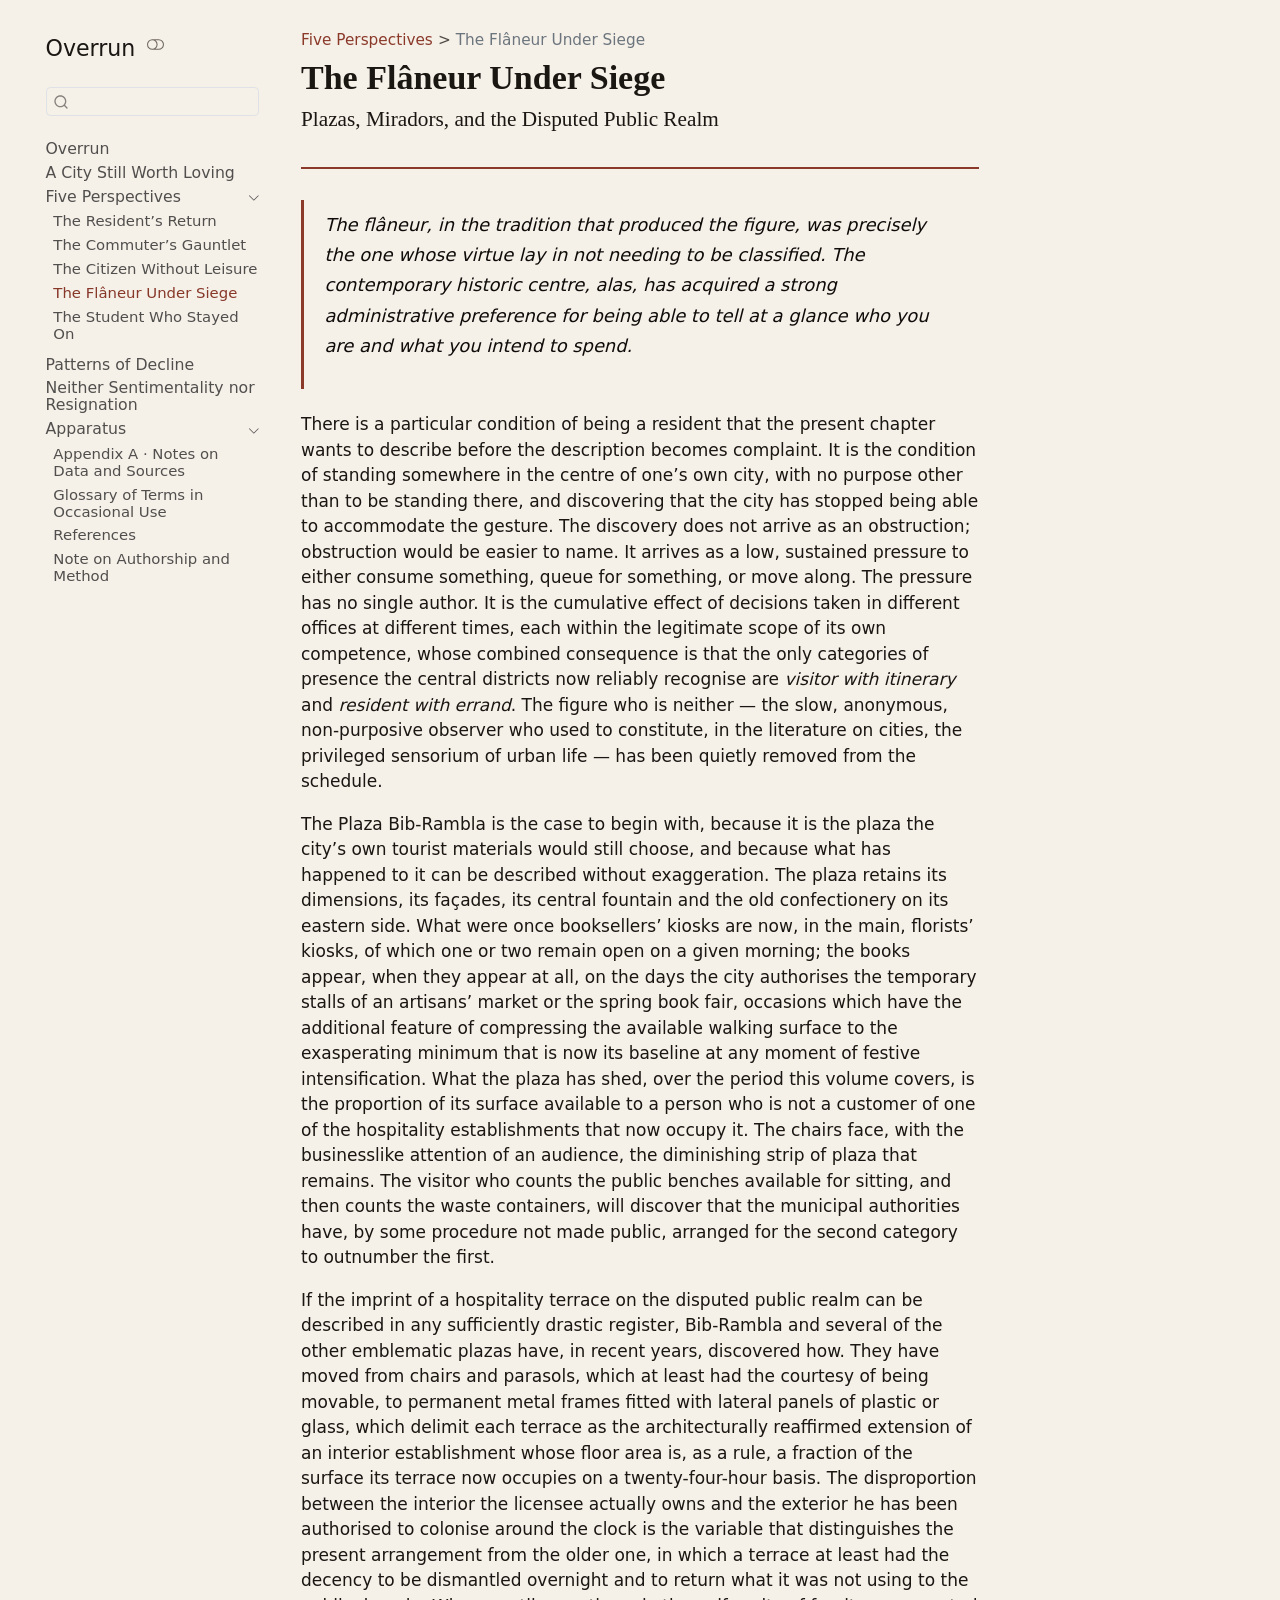
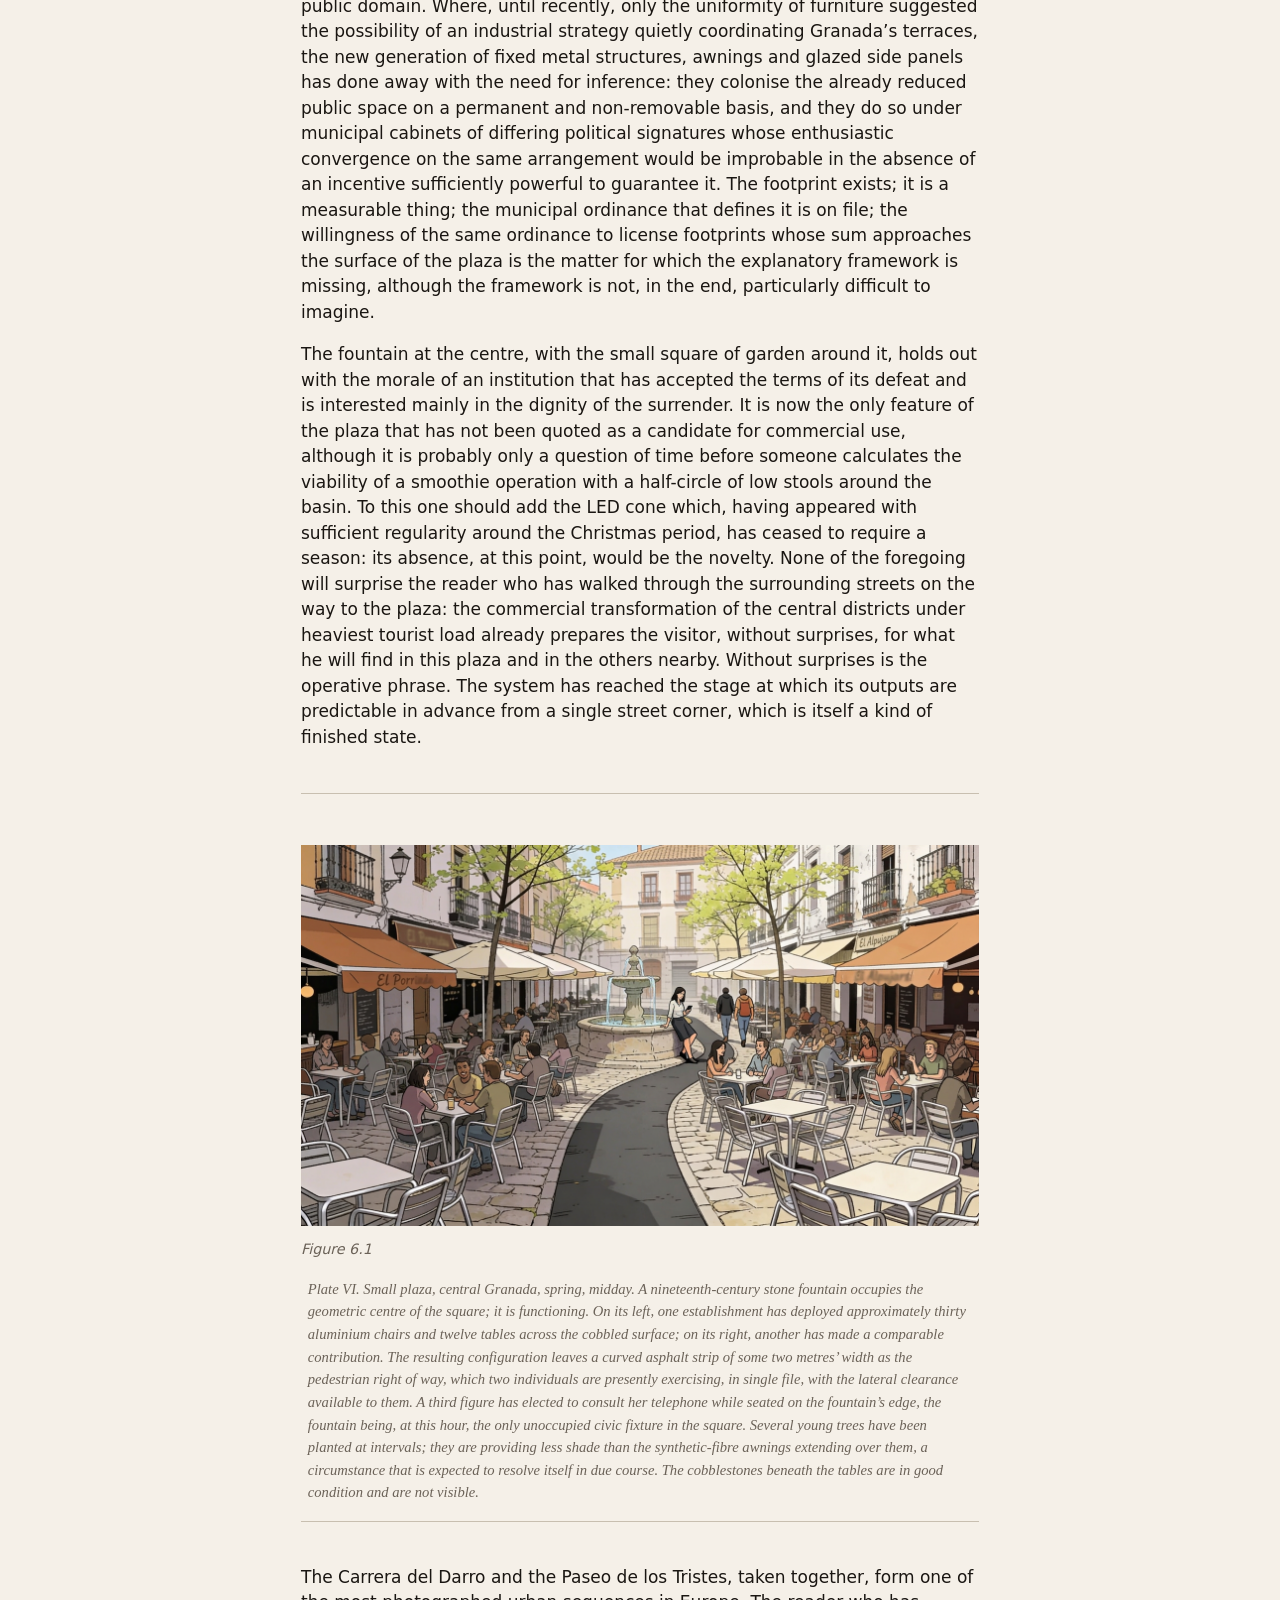
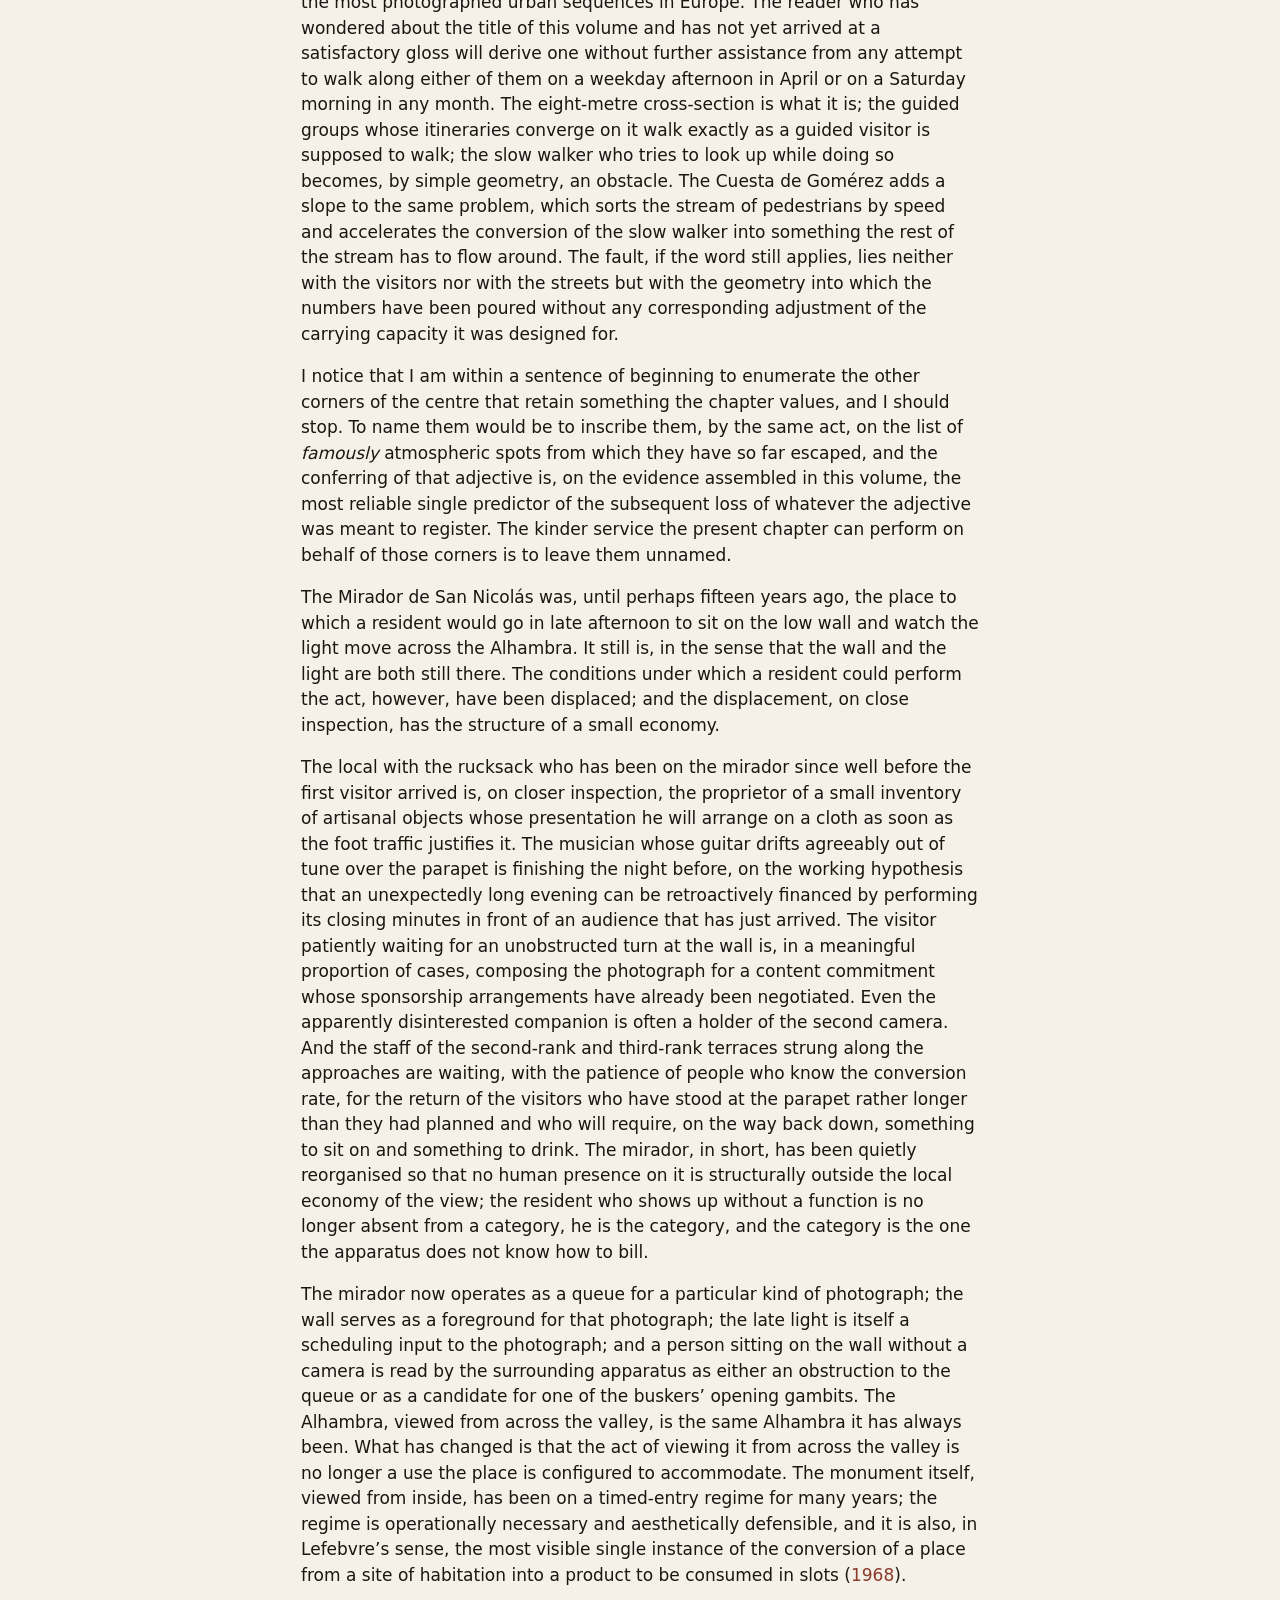
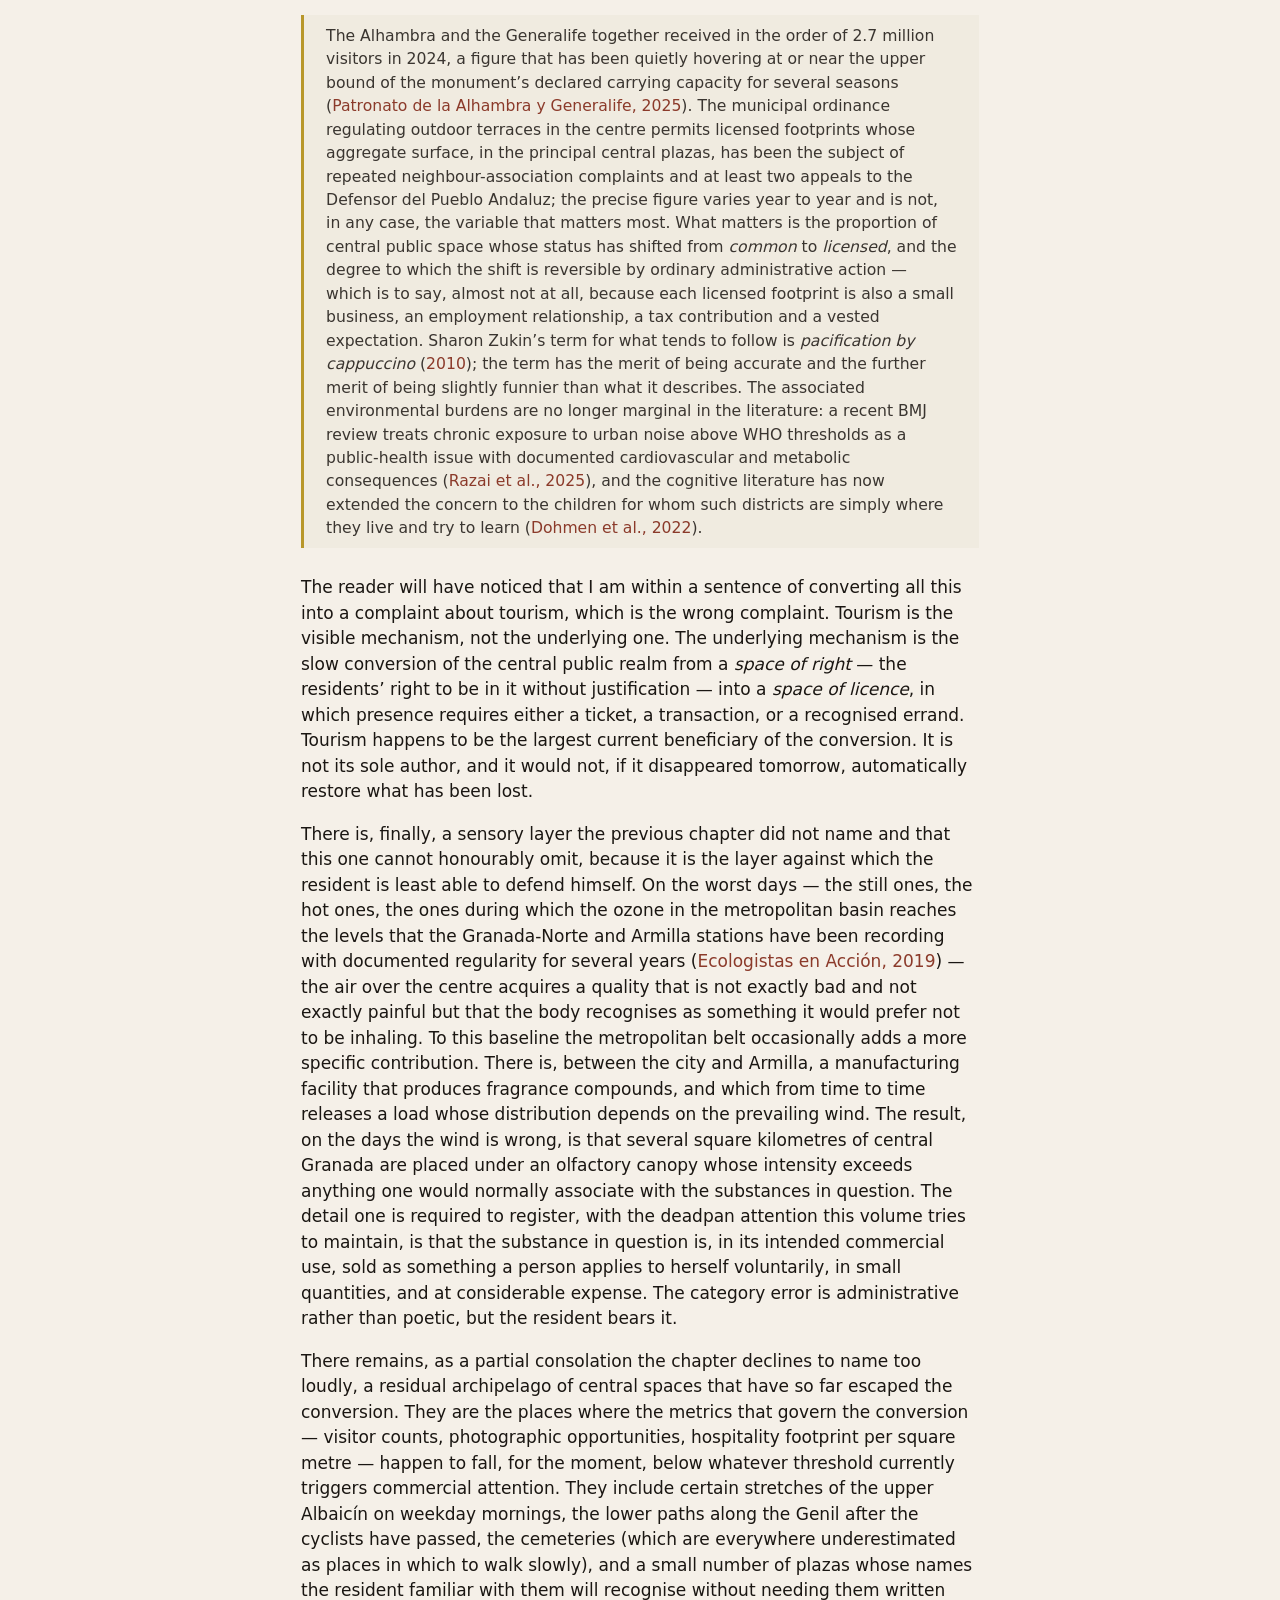
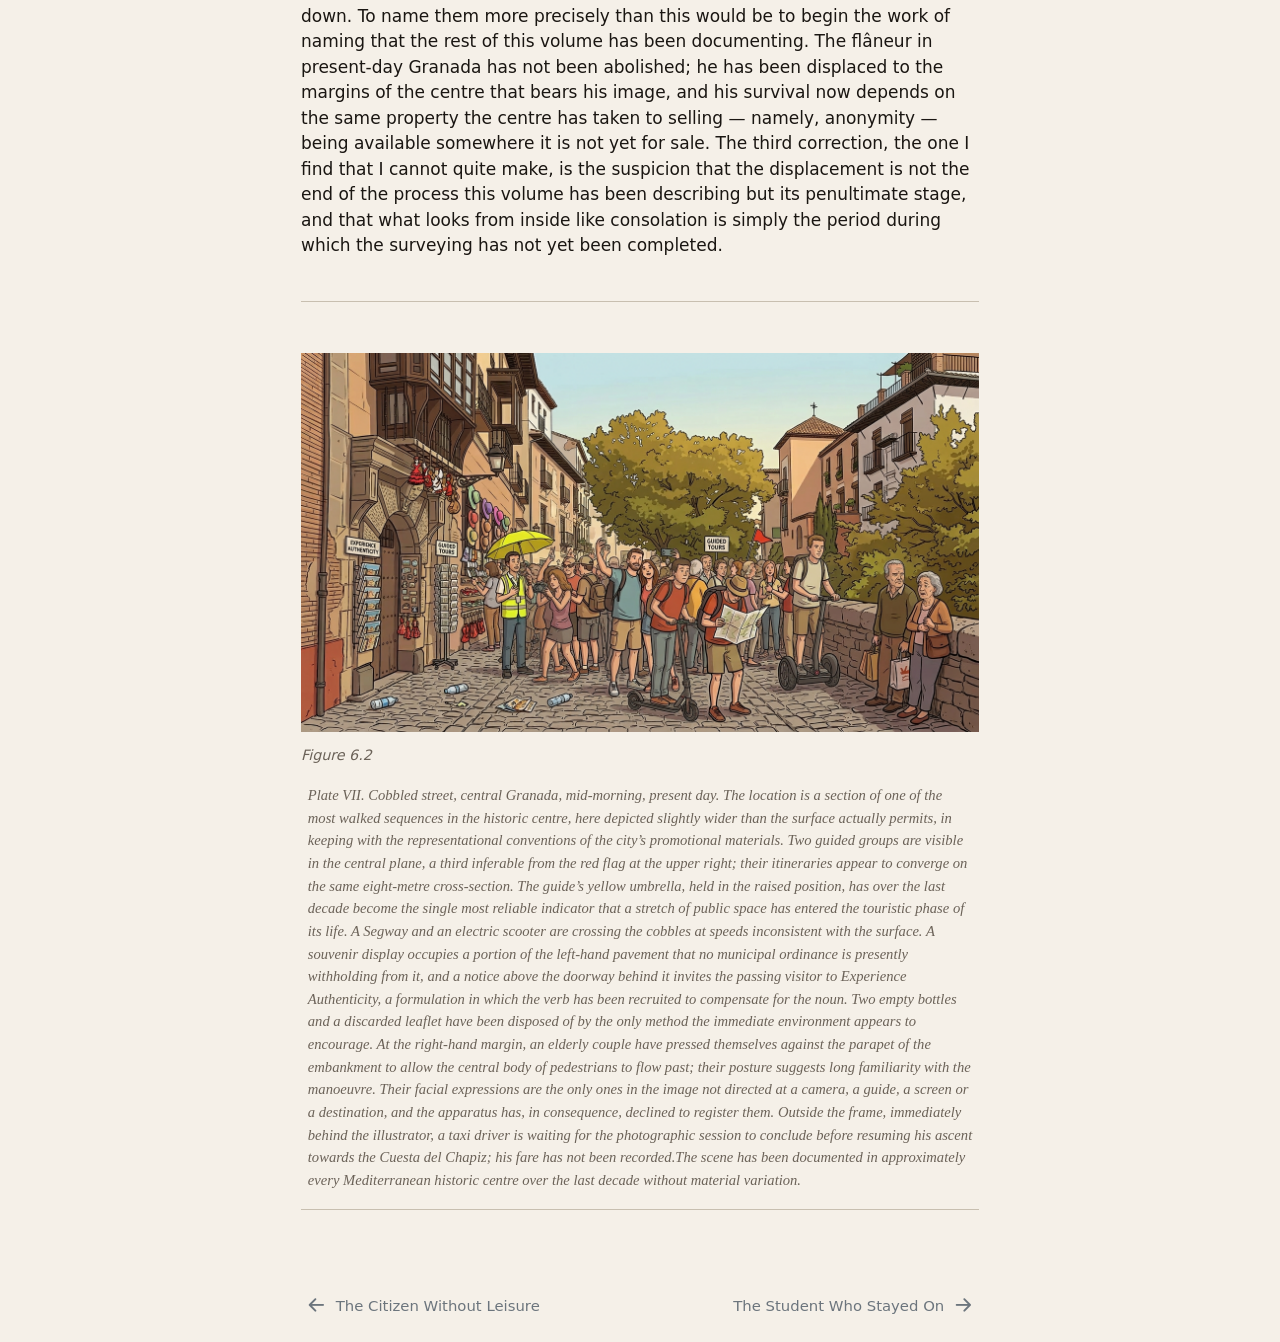
<file: 04-flaneur-under-siege.html>
<!DOCTYPE html>
<html xmlns="http://www.w3.org/1999/xhtml" lang="en" xml:lang="en"><head>

<meta charset="utf-8">
<meta name="generator" content="quarto-1.8.27">

<meta name="viewport" content="width=device-width, initial-scale=1.0, user-scalable=yes">


<title>The Flâneur Under Siege – Overrun</title>
<style>
code{white-space: pre-wrap;}
span.smallcaps{font-variant: small-caps;}
div.columns{display: flex; gap: min(4vw, 1.5em);}
div.column{flex: auto; overflow-x: auto;}
div.hanging-indent{margin-left: 1.5em; text-indent: -1.5em;}
ul.task-list{list-style: none;}
ul.task-list li input[type="checkbox"] {
  width: 0.8em;
  margin: 0 0.8em 0.2em -1em; /* quarto-specific, see https://github.com/quarto-dev/quarto-cli/issues/4556 */ 
  vertical-align: middle;
}
/* CSS for citations */
div.csl-bib-body { }
div.csl-entry {
  clear: both;
  margin-bottom: 0em;
}
.hanging-indent div.csl-entry {
  margin-left:2em;
  text-indent:-2em;
}
div.csl-left-margin {
  min-width:2em;
  float:left;
}
div.csl-right-inline {
  margin-left:2em;
  padding-left:1em;
}
div.csl-indent {
  margin-left: 2em;
}</style>


<script src="site_libs/quarto-nav/quarto-nav.js"></script>
<script src="site_libs/quarto-nav/headroom.min.js"></script>
<script src="site_libs/clipboard/clipboard.min.js"></script>
<script src="site_libs/quarto-search/autocomplete.umd.js"></script>
<script src="site_libs/quarto-search/fuse.min.js"></script>
<script src="site_libs/quarto-search/quarto-search.js"></script>
<meta name="quarto:offset" content="./">
<link href="./05-academic-observer.html" rel="next">
<link href="./03-citizen-without-leisure.html" rel="prev">
<script src="site_libs/quarto-html/quarto.js" type="module"></script>
<script src="site_libs/quarto-html/tabsets/tabsets.js" type="module"></script>
<script src="site_libs/quarto-html/axe/axe-check.js" type="module"></script>
<script src="site_libs/quarto-html/popper.min.js"></script>
<script src="site_libs/quarto-html/tippy.umd.min.js"></script>
<script src="site_libs/quarto-html/anchor.min.js"></script>
<link href="site_libs/quarto-html/tippy.css" rel="stylesheet">
<link href="site_libs/quarto-html/quarto-syntax-highlighting-ed96de9b727972fe78a7b5d16c58bf87.css" rel="stylesheet" class="quarto-color-scheme" id="quarto-text-highlighting-styles">
<link href="site_libs/quarto-html/quarto-syntax-highlighting-dark-4d9afe2b8d18ee9fa5d0d57b5ed4214d.css" rel="stylesheet" class="quarto-color-scheme quarto-color-alternate" id="quarto-text-highlighting-styles">
<link href="site_libs/quarto-html/quarto-syntax-highlighting-ed96de9b727972fe78a7b5d16c58bf87.css" rel="stylesheet" class="quarto-color-scheme-extra" id="quarto-text-highlighting-styles">
<script src="site_libs/bootstrap/bootstrap.min.js"></script>
<link href="site_libs/bootstrap/bootstrap-icons.css" rel="stylesheet">
<link href="site_libs/bootstrap/bootstrap-942d79f2cc56dfed41c6fddfe7d2ae1d.min.css" rel="stylesheet" append-hash="true" class="quarto-color-scheme" id="quarto-bootstrap" data-mode="light">
<link href="site_libs/bootstrap/bootstrap-dark-aff4b3c965619203e67748c025749833.min.css" rel="stylesheet" append-hash="true" class="quarto-color-scheme quarto-color-alternate" id="quarto-bootstrap" data-mode="dark">
<link href="site_libs/bootstrap/bootstrap-942d79f2cc56dfed41c6fddfe7d2ae1d.min.css" rel="stylesheet" append-hash="true" class="quarto-color-scheme-extra" id="quarto-bootstrap" data-mode="light">
<script id="quarto-search-options" type="application/json">{
  "location": "sidebar",
  "copy-button": false,
  "collapse-after": 3,
  "panel-placement": "start",
  "type": "textbox",
  "limit": 50,
  "keyboard-shortcut": [
    "f",
    "/",
    "s"
  ],
  "show-item-context": false,
  "language": {
    "search-no-results-text": "No results",
    "search-matching-documents-text": "matching documents",
    "search-copy-link-title": "Copy link to search",
    "search-hide-matches-text": "Hide additional matches",
    "search-more-match-text": "more match in this document",
    "search-more-matches-text": "more matches in this document",
    "search-clear-button-title": "Clear",
    "search-text-placeholder": "",
    "search-detached-cancel-button-title": "Cancel",
    "search-submit-button-title": "Submit",
    "search-label": "Search"
  }
}</script>
<style>html{ scroll-behavior: smooth; }</style>


<meta property="og:title" content="Overrun — A Resident’s Report on a City Past Its Limits">
<meta property="og:description" content="Civic Darwinism, Vol. I. Five perspectives on how a Mediterranean city ceased to function as a system of shared civic life and was reconstituted as a platform of value extraction.">
<meta property="og:image" content="/_assets/figures/social-card.png">
<meta property="og:site_name" content="Civic Darwinism">
<meta property="og:locale" content="en_GB">
<meta name="twitter:title" content="Overrun — A Resident’s Report on a City Past Its Limits">
<meta name="twitter:description" content="Civic Darwinism, Vol. I. Five perspectives on urban habitability degradation in a Mediterranean city.">
<meta name="twitter:image" content="/_assets/figures/social-card.png">
<meta name="twitter:card" content="summary_large_image">
</head>

<body class="nav-sidebar floating quarto-light"><script id="quarto-html-before-body" type="application/javascript">
    const toggleBodyColorMode = (bsSheetEl) => {
      const mode = bsSheetEl.getAttribute("data-mode");
      const bodyEl = window.document.querySelector("body");
      if (mode === "dark") {
        bodyEl.classList.add("quarto-dark");
        bodyEl.classList.remove("quarto-light");
      } else {
        bodyEl.classList.add("quarto-light");
        bodyEl.classList.remove("quarto-dark");
      }
    }
    const toggleBodyColorPrimary = () => {
      const bsSheetEl = window.document.querySelector("link#quarto-bootstrap:not([rel=disabled-stylesheet])");
      if (bsSheetEl) {
        toggleBodyColorMode(bsSheetEl);
      }
    }
    const setColorSchemeToggle = (alternate) => {
      const toggles = window.document.querySelectorAll('.quarto-color-scheme-toggle');
      for (let i=0; i < toggles.length; i++) {
        const toggle = toggles[i];
        if (toggle) {
          if (alternate) {
            toggle.classList.add("alternate");
          } else {
            toggle.classList.remove("alternate");
          }
        }
      }
    };
    const toggleColorMode = (alternate) => {
      // Switch the stylesheets
      const primaryStylesheets = window.document.querySelectorAll('link.quarto-color-scheme:not(.quarto-color-alternate)');
      const alternateStylesheets = window.document.querySelectorAll('link.quarto-color-scheme.quarto-color-alternate');
      manageTransitions('#quarto-margin-sidebar .nav-link', false);
      if (alternate) {
        // note: dark is layered on light, we don't disable primary!
        enableStylesheet(alternateStylesheets);
        for (const sheetNode of alternateStylesheets) {
          if (sheetNode.id === "quarto-bootstrap") {
            toggleBodyColorMode(sheetNode);
          }
        }
      } else {
        disableStylesheet(alternateStylesheets);
        enableStylesheet(primaryStylesheets)
        toggleBodyColorPrimary();
      }
      manageTransitions('#quarto-margin-sidebar .nav-link', true);
      // Switch the toggles
      setColorSchemeToggle(alternate)
      // Hack to workaround the fact that safari doesn't
      // properly recolor the scrollbar when toggling (#1455)
      if (navigator.userAgent.indexOf('Safari') > 0 && navigator.userAgent.indexOf('Chrome') == -1) {
        manageTransitions("body", false);
        window.scrollTo(0, 1);
        setTimeout(() => {
          window.scrollTo(0, 0);
          manageTransitions("body", true);
        }, 40);
      }
    }
    const disableStylesheet = (stylesheets) => {
      for (let i=0; i < stylesheets.length; i++) {
        const stylesheet = stylesheets[i];
        stylesheet.rel = 'disabled-stylesheet';
      }
    }
    const enableStylesheet = (stylesheets) => {
      for (let i=0; i < stylesheets.length; i++) {
        const stylesheet = stylesheets[i];
        if(stylesheet.rel !== 'stylesheet') { // for Chrome, which will still FOUC without this check
          stylesheet.rel = 'stylesheet';
        }
      }
    }
    const manageTransitions = (selector, allowTransitions) => {
      const els = window.document.querySelectorAll(selector);
      for (let i=0; i < els.length; i++) {
        const el = els[i];
        if (allowTransitions) {
          el.classList.remove('notransition');
        } else {
          el.classList.add('notransition');
        }
      }
    }
    const isFileUrl = () => {
      return window.location.protocol === 'file:';
    }
    const hasAlternateSentinel = () => {
      let styleSentinel = getColorSchemeSentinel();
      if (styleSentinel !== null) {
        return styleSentinel === "alternate";
      } else {
        return false;
      }
    }
    const setStyleSentinel = (alternate) => {
      const value = alternate ? "alternate" : "default";
      if (!isFileUrl()) {
        window.localStorage.setItem("quarto-color-scheme", value);
      } else {
        localAlternateSentinel = value;
      }
    }
    const getColorSchemeSentinel = () => {
      if (!isFileUrl()) {
        const storageValue = window.localStorage.getItem("quarto-color-scheme");
        return storageValue != null ? storageValue : localAlternateSentinel;
      } else {
        return localAlternateSentinel;
      }
    }
    const toggleGiscusIfUsed = (isAlternate, darkModeDefault) => {
      const baseTheme = document.querySelector('#giscus-base-theme')?.value ?? 'light';
      const alternateTheme = document.querySelector('#giscus-alt-theme')?.value ?? 'dark';
      let newTheme = '';
      if(authorPrefersDark) {
        newTheme = isAlternate ? baseTheme : alternateTheme;
      } else {
        newTheme = isAlternate ? alternateTheme : baseTheme;
      }
      const changeGiscusTheme = () => {
        // From: https://github.com/giscus/giscus/issues/336
        const sendMessage = (message) => {
          const iframe = document.querySelector('iframe.giscus-frame');
          if (!iframe) return;
          iframe.contentWindow.postMessage({ giscus: message }, 'https://giscus.app');
        }
        sendMessage({
          setConfig: {
            theme: newTheme
          }
        });
      }
      const isGiscussLoaded = window.document.querySelector('iframe.giscus-frame') !== null;
      if (isGiscussLoaded) {
        changeGiscusTheme();
      }
    };
    const authorPrefersDark = false;
    const darkModeDefault = authorPrefersDark;
      document.querySelector('link#quarto-text-highlighting-styles.quarto-color-scheme-extra').rel = 'disabled-stylesheet';
      document.querySelector('link#quarto-bootstrap.quarto-color-scheme-extra').rel = 'disabled-stylesheet';
    let localAlternateSentinel = darkModeDefault ? 'alternate' : 'default';
    // Dark / light mode switch
    window.quartoToggleColorScheme = () => {
      // Read the current dark / light value
      let toAlternate = !hasAlternateSentinel();
      toggleColorMode(toAlternate);
      setStyleSentinel(toAlternate);
      toggleGiscusIfUsed(toAlternate, darkModeDefault);
      window.dispatchEvent(new Event('resize'));
    };
    // Switch to dark mode if need be
    if (hasAlternateSentinel()) {
      toggleColorMode(true);
    } else {
      toggleColorMode(false);
    }
  </script>

<div id="quarto-search-results"></div>
  <header id="quarto-header" class="headroom fixed-top">
  <nav class="quarto-secondary-nav">
    <div class="container-fluid d-flex">
      <button type="button" class="quarto-btn-toggle btn" data-bs-toggle="collapse" role="button" data-bs-target=".quarto-sidebar-collapse-item" aria-controls="quarto-sidebar" aria-expanded="false" aria-label="Toggle sidebar navigation" onclick="if (window.quartoToggleHeadroom) { window.quartoToggleHeadroom(); }">
        <i class="bi bi-layout-text-sidebar-reverse"></i>
      </button>
        <nav class="quarto-page-breadcrumbs" aria-label="breadcrumb"><ol class="breadcrumb"><li class="breadcrumb-item"><a href="./01-residents-return.html">Five Perspectives</a></li><li class="breadcrumb-item"><a href="./04-flaneur-under-siege.html"><span class="chapter-title">The Flâneur Under Siege</span></a></li></ol></nav>
        <a class="flex-grow-1" role="navigation" data-bs-toggle="collapse" data-bs-target=".quarto-sidebar-collapse-item" aria-controls="quarto-sidebar" aria-expanded="false" aria-label="Toggle sidebar navigation" onclick="if (window.quartoToggleHeadroom) { window.quartoToggleHeadroom(); }">      
        </a>
      <button type="button" class="btn quarto-search-button" aria-label="Search" onclick="window.quartoOpenSearch();">
        <i class="bi bi-search"></i>
      </button>
    </div>
  </nav>
</header>
<!-- content -->
<div id="quarto-content" class="quarto-container page-columns page-rows-contents page-layout-article">
<!-- sidebar -->
  <nav id="quarto-sidebar" class="sidebar collapse collapse-horizontal quarto-sidebar-collapse-item sidebar-navigation floating overflow-auto">
    <div class="pt-lg-2 mt-2 text-left sidebar-header">
    <div class="sidebar-title mb-0 py-0">
      <a href="./">Overrun</a> 
        <div class="sidebar-tools-main">
  <a href="" class="quarto-color-scheme-toggle quarto-navigation-tool  px-1" onclick="window.quartoToggleColorScheme(); return false;" title="Toggle dark mode"><i class="bi"></i></a>
</div>
    </div>
      </div>
        <div class="mt-2 flex-shrink-0 align-items-center">
        <div class="sidebar-search">
        <div id="quarto-search" class="" title="Search"></div>
        </div>
        </div>
    <div class="sidebar-menu-container"> 
    <ul class="list-unstyled mt-1">
        <li class="sidebar-item">
  <div class="sidebar-item-container"> 
  <a href="./index.html" class="sidebar-item-text sidebar-link"><span class="chapter-title">Overrun</span></a>
  </div>
</li>
        <li class="sidebar-item">
  <div class="sidebar-item-container"> 
  <a href="./00-before-the-threshold.html" class="sidebar-item-text sidebar-link"><span class="chapter-title">A City Still Worth Loving</span></a>
  </div>
</li>
        <li class="sidebar-item sidebar-item-section">
      <div class="sidebar-item-container"> 
            <a class="sidebar-item-text sidebar-link text-start" data-bs-toggle="collapse" data-bs-target="#quarto-sidebar-section-1" role="navigation" aria-expanded="true">
 <span class="menu-text">Five Perspectives</span></a>
          <a class="sidebar-item-toggle text-start" data-bs-toggle="collapse" data-bs-target="#quarto-sidebar-section-1" role="navigation" aria-expanded="true" aria-label="Toggle section">
            <i class="bi bi-chevron-right ms-2"></i>
          </a> 
      </div>
      <ul id="quarto-sidebar-section-1" class="collapse list-unstyled sidebar-section depth1 show">  
          <li class="sidebar-item">
  <div class="sidebar-item-container"> 
  <a href="./01-residents-return.html" class="sidebar-item-text sidebar-link"><span class="chapter-title">The Resident’s Return</span></a>
  </div>
</li>
          <li class="sidebar-item">
  <div class="sidebar-item-container"> 
  <a href="./02-commuters-gauntlet.html" class="sidebar-item-text sidebar-link"><span class="chapter-title">The Commuter’s Gauntlet</span></a>
  </div>
</li>
          <li class="sidebar-item">
  <div class="sidebar-item-container"> 
  <a href="./03-citizen-without-leisure.html" class="sidebar-item-text sidebar-link"><span class="chapter-title">The Citizen Without Leisure</span></a>
  </div>
</li>
          <li class="sidebar-item">
  <div class="sidebar-item-container"> 
  <a href="./04-flaneur-under-siege.html" class="sidebar-item-text sidebar-link active"><span class="chapter-title">The Flâneur Under Siege</span></a>
  </div>
</li>
          <li class="sidebar-item">
  <div class="sidebar-item-container"> 
  <a href="./05-academic-observer.html" class="sidebar-item-text sidebar-link"><span class="chapter-title">The Student Who Stayed On</span></a>
  </div>
</li>
      </ul>
  </li>
        <li class="sidebar-item">
  <div class="sidebar-item-container"> 
  <a href="./06-patterns-of-decline.html" class="sidebar-item-text sidebar-link"><span class="chapter-title">Patterns of Decline</span></a>
  </div>
</li>
        <li class="sidebar-item">
  <div class="sidebar-item-container"> 
  <a href="./07-coda.html" class="sidebar-item-text sidebar-link"><span class="chapter-title">Neither Sentimentality nor Resignation</span></a>
  </div>
</li>
        <li class="sidebar-item sidebar-item-section">
      <div class="sidebar-item-container"> 
            <a class="sidebar-item-text sidebar-link text-start" data-bs-toggle="collapse" data-bs-target="#quarto-sidebar-section-2" role="navigation" aria-expanded="true">
 <span class="menu-text">Apparatus</span></a>
          <a class="sidebar-item-toggle text-start" data-bs-toggle="collapse" data-bs-target="#quarto-sidebar-section-2" role="navigation" aria-expanded="true" aria-label="Toggle section">
            <i class="bi bi-chevron-right ms-2"></i>
          </a> 
      </div>
      <ul id="quarto-sidebar-section-2" class="collapse list-unstyled sidebar-section depth1 show">  
          <li class="sidebar-item">
  <div class="sidebar-item-container"> 
  <a href="./appendix-data.html" class="sidebar-item-text sidebar-link"><span class="chapter-title">Appendix A · Notes on Data and Sources</span></a>
  </div>
</li>
          <li class="sidebar-item">
  <div class="sidebar-item-container"> 
  <a href="./glossary.html" class="sidebar-item-text sidebar-link"><span class="chapter-title">Glossary of Terms in Occasional Use</span></a>
  </div>
</li>
          <li class="sidebar-item">
  <div class="sidebar-item-container"> 
  <a href="./references.html" class="sidebar-item-text sidebar-link"><span class="chapter-title">References</span></a>
  </div>
</li>
          <li class="sidebar-item">
  <div class="sidebar-item-container"> 
  <a href="./note-on-method.html" class="sidebar-item-text sidebar-link"><span class="chapter-title">Note on Authorship and Method</span></a>
  </div>
</li>
      </ul>
  </li>
    </ul>
    </div>
</nav>
<div id="quarto-sidebar-glass" class="quarto-sidebar-collapse-item" data-bs-toggle="collapse" data-bs-target=".quarto-sidebar-collapse-item"></div>
<!-- margin-sidebar -->
    <div id="quarto-margin-sidebar" class="sidebar margin-sidebar zindex-bottom">
        
    </div>
<!-- main -->
<main class="content" id="quarto-document-content">


<header id="title-block-header" class="quarto-title-block default"><nav class="quarto-page-breadcrumbs quarto-title-breadcrumbs d-none d-lg-block" aria-label="breadcrumb"><ol class="breadcrumb"><li class="breadcrumb-item"><a href="./01-residents-return.html">Five Perspectives</a></li><li class="breadcrumb-item"><a href="./04-flaneur-under-siege.html"><span class="chapter-title">The Flâneur Under Siege</span></a></li></ol></nav>
<div class="quarto-title">
<h1 class="title"><span class="chapter-title">The Flâneur Under Siege</span></h1>
<p class="subtitle lead">Plazas, Miradors, and the Disputed Public Realm</p>
</div>



<div class="quarto-title-meta">

    
  
    
  </div>
  


</header>


<div class="block-irony">
<p><em>The flâneur, in the tradition that produced the figure, was precisely the one whose virtue lay in not needing to be classified. The contemporary historic centre, alas, has acquired a strong administrative preference for being able to tell at a glance who you are and what you intend to spend.</em></p>
</div>
<p>There is a particular condition of being a resident that the present chapter wants to describe before the description becomes complaint. It is the condition of standing somewhere in the centre of one’s own city, with no purpose other than to be standing there, and discovering that the city has stopped being able to accommodate the gesture. The discovery does not arrive as an obstruction; obstruction would be easier to name. It arrives as a low, sustained pressure to either consume something, queue for something, or move along. The pressure has no single author. It is the cumulative effect of decisions taken in different offices at different times, each within the legitimate scope of its own competence, whose combined consequence is that the only categories of presence the central districts now reliably recognise are <em>visitor with itinerary</em> and <em>resident with errand</em>. The figure who is neither — the slow, anonymous, non-purposive observer who used to constitute, in the literature on cities, the privileged sensorium of urban life — has been quietly removed from the schedule.</p>
<p>The Plaza Bib-Rambla is the case to begin with, because it is the plaza the city’s own tourist materials would still choose, and because what has happened to it can be described without exaggeration. The plaza retains its dimensions, its façades, its central fountain and the old confectionery on its eastern side. What were once booksellers’ kiosks are now, in the main, florists’ kiosks, of which one or two remain open on a given morning; the books appear, when they appear at all, on the days the city authorises the temporary stalls of an artisans’ market or the spring book fair, occasions which have the additional feature of compressing the available walking surface to the exasperating minimum that is now its baseline at any moment of festive intensification. What the plaza has shed, over the period this volume covers, is the proportion of its surface available to a person who is not a customer of one of the hospitality establishments that now occupy it. The chairs face, with the businesslike attention of an audience, the diminishing strip of plaza that remains. The visitor who counts the public benches available for sitting, and then counts the waste containers, will discover that the municipal authorities have, by some procedure not made public, arranged for the second category to outnumber the first.</p>
<p>If the imprint of a hospitality terrace on the disputed public realm can be described in any sufficiently drastic register, Bib-Rambla and several of the other emblematic plazas have, in recent years, discovered how. They have moved from chairs and parasols, which at least had the courtesy of being movable, to permanent metal frames fitted with lateral panels of plastic or glass, which delimit each terrace as the architecturally reaffirmed extension of an interior establishment whose floor area is, as a rule, a fraction of the surface its terrace now occupies on a twenty-four-hour basis. The disproportion between the interior the licensee actually owns and the exterior he has been authorised to colonise around the clock is the variable that distinguishes the present arrangement from the older one, in which a terrace at least had the decency to be dismantled overnight and to return what it was not using to the public domain. Where, until recently, only the uniformity of furniture suggested the possibility of an industrial strategy quietly coordinating Granada’s terraces, the new generation of fixed metal structures, awnings and glazed side panels has done away with the need for inference: they colonise the already reduced public space on a permanent and non-removable basis, and they do so under municipal cabinets of differing political signatures whose enthusiastic convergence on the same arrangement would be improbable in the absence of an incentive sufficiently powerful to guarantee it. The footprint exists; it is a measurable thing; the municipal ordinance that defines it is on file; the willingness of the same ordinance to license footprints whose sum approaches the surface of the plaza is the matter for which the explanatory framework is missing, although the framework is not, in the end, particularly difficult to imagine.</p>
<p>The fountain at the centre, with the small square of garden around it, holds out with the morale of an institution that has accepted the terms of its defeat and is interested mainly in the dignity of the surrender. It is now the only feature of the plaza that has not been quoted as a candidate for commercial use, although it is probably only a question of time before someone calculates the viability of a smoothie operation with a half-circle of low stools around the basin. To this one should add the LED cone which, having appeared with sufficient regularity around the Christmas period, has ceased to require a season: its absence, at this point, would be the novelty. None of the foregoing will surprise the reader who has walked through the surrounding streets on the way to the plaza: the commercial transformation of the central districts under heaviest tourist load already prepares the visitor, without surprises, for what he will find in this plaza and in the others nearby. Without surprises is the operative phrase. The system has reached the stage at which its outputs are predictable in advance from a single street corner, which is itself a kind of finished state.</p>
<div class="plate">
<div id="fig-dobterr" class="quarto-float quarto-figure quarto-figure-center anchored" alt="Hospitality terrace.">
<figure class="quarto-float quarto-float-fig figure">
<div aria-describedby="fig-dobterr-caption-0ceaefa1-69ba-4598-a22c-09a6ac19f8ca">
<img src="_assets/figures/07-paseo-sat.png" id="fig-dobterr" class="no-fig-label img-fluid figure-img" alt="Hospitality terrace.">
</div>
<figcaption class="quarto-float-caption-bottom quarto-float-caption quarto-float-fig quarto-uncaptioned" id="fig-dobterr-caption-0ceaefa1-69ba-4598-a22c-09a6ac19f8ca">
Figure&nbsp;6.1
</figcaption>
</figure>
</div>
<p><em>Plate VI. Small plaza, central Granada, spring, midday. A nineteenth-century stone fountain occupies the geometric centre of the square; it is functioning. On its left, one establishment has deployed approximately thirty aluminium chairs and twelve tables across the cobbled surface; on its right, another has made a comparable contribution. The resulting configuration leaves a curved asphalt strip of some two metres’ width as the pedestrian right of way, which two individuals are presently exercising, in single file, with the lateral clearance available to them. A third figure has elected to consult her telephone while seated on the fountain’s edge, the fountain being, at this hour, the only unoccupied civic fixture in the square. Several young trees have been planted at intervals; they are providing less shade than the synthetic-fibre awnings extending over them, a circumstance that is expected to resolve itself in due course. The cobblestones beneath the tables are in good condition and are not visible.</em></p>
</div>
<p>The Carrera del Darro and the Paseo de los Tristes, taken together, form one of the most photographed urban sequences in Europe. The reader who has wondered about the title of this volume and has not yet arrived at a satisfactory gloss will derive one without further assistance from any attempt to walk along either of them on a weekday afternoon in April or on a Saturday morning in any month. The eight-metre cross-section is what it is; the guided groups whose itineraries converge on it walk exactly as a guided visitor is supposed to walk; the slow walker who tries to look up while doing so becomes, by simple geometry, an obstacle. The Cuesta de Gomérez adds a slope to the same problem, which sorts the stream of pedestrians by speed and accelerates the conversion of the slow walker into something the rest of the stream has to flow around. The fault, if the word still applies, lies neither with the visitors nor with the streets but with the geometry into which the numbers have been poured without any corresponding adjustment of the carrying capacity it was designed for.</p>
<p>I notice that I am within a sentence of beginning to enumerate the other corners of the centre that retain something the chapter values, and I should stop. To name them would be to inscribe them, by the same act, on the list of <em>famously</em> atmospheric spots from which they have so far escaped, and the conferring of that adjective is, on the evidence assembled in this volume, the most reliable single predictor of the subsequent loss of whatever the adjective was meant to register. The kinder service the present chapter can perform on behalf of those corners is to leave them unnamed.</p>
<p>The Mirador de San Nicolás was, until perhaps fifteen years ago, the place to which a resident would go in late afternoon to sit on the low wall and watch the light move across the Alhambra. It still is, in the sense that the wall and the light are both still there. The conditions under which a resident could perform the act, however, have been displaced; and the displacement, on close inspection, has the structure of a small economy.</p>
<p>The local with the rucksack who has been on the mirador since well before the first visitor arrived is, on closer inspection, the proprietor of a small inventory of artisanal objects whose presentation he will arrange on a cloth as soon as the foot traffic justifies it. The musician whose guitar drifts agreeably out of tune over the parapet is finishing the night before, on the working hypothesis that an unexpectedly long evening can be retroactively financed by performing its closing minutes in front of an audience that has just arrived. The visitor patiently waiting for an unobstructed turn at the wall is, in a meaningful proportion of cases, composing the photograph for a content commitment whose sponsorship arrangements have already been negotiated. Even the apparently disinterested companion is often a holder of the second camera. And the staff of the second-rank and third-rank terraces strung along the approaches are waiting, with the patience of people who know the conversion rate, for the return of the visitors who have stood at the parapet rather longer than they had planned and who will require, on the way back down, something to sit on and something to drink. The mirador, in short, has been quietly reorganised so that no human presence on it is structurally outside the local economy of the view; the resident who shows up without a function is no longer absent from a category, he is the category, and the category is the one the apparatus does not know how to bill.</p>
<p>The mirador now operates as a queue for a particular kind of photograph; the wall serves as a foreground for that photograph; the late light is itself a scheduling input to the photograph; and a person sitting on the wall without a camera is read by the surrounding apparatus as either an obstruction to the queue or as a candidate for one of the buskers’ opening gambits. The Alhambra, viewed from across the valley, is the same Alhambra it has always been. What has changed is that the act of viewing it from across the valley is no longer a use the place is configured to accommodate. The monument itself, viewed from inside, has been on a timed-entry regime for many years; the regime is operationally necessary and aesthetically defensible, and it is also, in Lefebvre’s sense, the most visible single instance of the conversion of a place from a site of habitation into a product to be consumed in slots <span class="citation" data-cites="lefebvre_1968">(<a href="references.html#ref-lefebvre_1968" role="doc-biblioref">1968</a>)</span>.</p>
<div class="block-data">
<p>The Alhambra and the Generalife together received in the order of 2.7 million visitors in 2024, a figure that has been quietly hovering at or near the upper bound of the monument’s declared carrying capacity for several seasons <span class="citation" data-cites="patronato_alhambra_2024">(<a href="references.html#ref-patronato_alhambra_2024" role="doc-biblioref">Patronato de la Alhambra y Generalife, 2025</a>)</span>. The municipal ordinance regulating outdoor terraces in the centre permits licensed footprints whose aggregate surface, in the principal central plazas, has been the subject of repeated neighbour-association complaints and at least two appeals to the Defensor del Pueblo Andaluz; the precise figure varies year to year and is not, in any case, the variable that matters most. What matters is the proportion of central public space whose status has shifted from <em>common</em> to <em>licensed</em>, and the degree to which the shift is reversible by ordinary administrative action — which is to say, almost not at all, because each licensed footprint is also a small business, an employment relationship, a tax contribution and a vested expectation. Sharon Zukin’s term for what tends to follow is <em>pacification by cappuccino</em> <span class="citation" data-cites="zukin_2010">(<a href="references.html#ref-zukin_2010" role="doc-biblioref">2010</a>)</span>; the term has the merit of being accurate and the further merit of being slightly funnier than what it describes. The associated environmental burdens are no longer marginal in the literature: a recent BMJ review treats chronic exposure to urban noise above WHO thresholds as a public-health issue with documented cardiovascular and metabolic consequences <span class="citation" data-cites="razai2025noisepollution">(<a href="references.html#ref-razai2025noisepollution" role="doc-biblioref">Razai et al., 2025</a>)</span>, and the cognitive literature has now extended the concern to the children for whom such districts are simply where they live and try to learn <span class="citation" data-cites="dohmen2023noisechild">(<a href="references.html#ref-dohmen2023noisechild" role="doc-biblioref">Dohmen et al., 2022</a>)</span>.</p>
</div>
<p>The reader will have noticed that I am within a sentence of converting all this into a complaint about tourism, which is the wrong complaint. Tourism is the visible mechanism, not the underlying one. The underlying mechanism is the slow conversion of the central public realm from a <em>space of right</em> — the residents’ right to be in it without justification — into a <em>space of licence</em>, in which presence requires either a ticket, a transaction, or a recognised errand. Tourism happens to be the largest current beneficiary of the conversion. It is not its sole author, and it would not, if it disappeared tomorrow, automatically restore what has been lost.</p>
<p>There is, finally, a sensory layer the previous chapter did not name and that this one cannot honourably omit, because it is the layer against which the resident is least able to defend himself. On the worst days — the still ones, the hot ones, the ones during which the ozone in the metropolitan basin reaches the levels that the Granada-Norte and Armilla stations have been recording with documented regularity for several years <span class="citation" data-cites="ecologistas_accion_2019">(<a href="references.html#ref-ecologistas_accion_2019" role="doc-biblioref">Ecologistas en Acción, 2019</a>)</span> — the air over the centre acquires a quality that is not exactly bad and not exactly painful but that the body recognises as something it would prefer not to be inhaling. To this baseline the metropolitan belt occasionally adds a more specific contribution. There is, between the city and Armilla, a manufacturing facility that produces fragrance compounds, and which from time to time releases a load whose distribution depends on the prevailing wind. The result, on the days the wind is wrong, is that several square kilometres of central Granada are placed under an olfactory canopy whose intensity exceeds anything one would normally associate with the substances in question. The detail one is required to register, with the deadpan attention this volume tries to maintain, is that the substance in question is, in its intended commercial use, sold as something a person applies to herself voluntarily, in small quantities, and at considerable expense. The category error is administrative rather than poetic, but the resident bears it.</p>
<p>There remains, as a partial consolation the chapter declines to name too loudly, a residual archipelago of central spaces that have so far escaped the conversion. They are the places where the metrics that govern the conversion — visitor counts, photographic opportunities, hospitality footprint per square metre — happen to fall, for the moment, below whatever threshold currently triggers commercial attention. They include certain stretches of the upper Albaicín on weekday mornings, the lower paths along the Genil after the cyclists have passed, the cemeteries (which are everywhere underestimated as places in which to walk slowly), and a small number of plazas whose names the resident familiar with them will recognise without needing them written down. To name them more precisely than this would be to begin the work of naming that the rest of this volume has been documenting. The flâneur in present-day Granada has not been abolished; he has been displaced to the margins of the centre that bears his image, and his survival now depends on the same property the centre has taken to selling — namely, anonymity — being available somewhere it is not yet for sale. The third correction, the one I find that I cannot quite make, is the suspicion that the displacement is not the end of the process this volume has been describing but its penultimate stage, and that what looks from inside like consolation is simply the period during which the surveying has not yet been completed.</p>
<div class="plate">
<div id="fig-tristes" class="quarto-float quarto-figure quarto-figure-center anchored" alt="Cobbled street in central Granada, mid-morning,   with two guided groups, several pedestrians on   electric scooters and an elderly couple on the kerb,   a souvenir display in the foreground and a sign on the   doorway reading EXPERIENCE AUTHENTICITY.">
<figure class="quarto-float quarto-float-fig figure">
<div aria-describedby="fig-tristes-caption-0ceaefa1-69ba-4598-a22c-09a6ac19f8ca">
<img src="_assets/figures/08-ptristes.png" id="fig-tristes" class="no-fig-label img-fluid figure-img" alt="Cobbled street in central Granada, mid-morning,   with two guided groups, several pedestrians on   electric scooters and an elderly couple on the kerb,   a souvenir display in the foreground and a sign on the   doorway reading EXPERIENCE AUTHENTICITY.">
</div>
<figcaption class="quarto-float-caption-bottom quarto-float-caption quarto-float-fig quarto-uncaptioned" id="fig-tristes-caption-0ceaefa1-69ba-4598-a22c-09a6ac19f8ca">
Figure&nbsp;6.2
</figcaption>
</figure>
</div>
<p><em>Plate VII. Cobbled street, central Granada, mid-morning, present day. The location is a section of one of the most walked sequences in the historic centre, here depicted slightly wider than the surface actually permits, in keeping with the representational conventions of the city’s promotional materials. Two guided groups are visible in the central plane, a third inferable from the red flag at the upper right; their itineraries appear to converge on the same eight-metre cross-section. The guide’s yellow umbrella, held in the raised position, has over the last decade become the single most reliable indicator that a stretch of public space has entered the touristic phase of its life. A Segway and an electric scooter are crossing the cobbles at speeds inconsistent with the surface. A souvenir display occupies a portion of the left-hand pavement that no municipal ordinance is presently withholding from it, and a notice above the doorway behind it invites the passing visitor to</em> Experience Authenticity, <em>a formulation in which the verb has been recruited to compensate for the noun. Two empty bottles and a discarded leaflet have been disposed of by the only method the immediate environment appears to encourage. At the right-hand margin, an elderly couple have pressed themselves against the parapet of the embankment to allow the central body of pedestrians to flow past; their posture suggests long familiarity with the manoeuvre. Their facial expressions are the only ones in the image not directed at a camera, a guide, a screen or a destination, and the apparatus has, in consequence, declined to register them. Outside the frame, immediately behind the illustrator, a taxi driver is waiting for the photographic session to conclude before resuming his ascent towards the Cuesta del Chapiz; his fare has not been recorded.The scene has been documented in approximately every Mediterranean historic centre over the last decade without material variation.</em></p>
</div>
<!-- ── ESTRUCTURA SUGERIDA ────────────────────────────────────

     § 1  El flâneur: la tradición del observador urbano
          y lo que le ocurre cuando el espacio que
          observaba ha sido reconfigurado para que no
          se detenga.

     § 2  [BLOQUE DESCRIPCIÓN] Apropiación comercial del
          espacio público: terrazas, toldos, señalética
          turística, vallados de obra permanente. La
          conversión del espacio común en espacio de
          consumo administrado.

     § 3  [BLOQUE DATO INLINE]
          [DATA NEEDED: número de licencias de terraza
          en espacio público, o ratio turistas/residentes
          con tendencia (INE / Encuesta de Ocupación
          Hotelera).]
          Ver @fig-tourist-licences-map.

     § 4  [BLOQUE CASO] Un espacio público concreto:
          descripción de su estado actual frente a su
          función anterior. Sin idealización del pasado.

     § 5  [BLOQUE AUTOCORRECCIÓN #1]
          El narrador reconoce que el espacio público
          siempre ha sido disputado. El argumento es
          sobre la dirección del desplazamiento, no
          sobre la pureza original del espacio.

     § 6  [BLOQUE TEORÍA] Augé: el no-lugar superpuesto
          al lugar histórico. Koolhaas: junkspace como
          resultado morfológico de la turistificación.
          Lefebvre: el derecho a la ciudad como derecho
          a la centralidad.

     § 7  [BLOQUE AUTOCORRECCIÓN #2]

     § 8  [BLOQUE SÁTIRA + ILUSTRACIÓN]
          Imagen de calle histórica reconvertida en
          corredor de comercio turístico. Caption con
          mordacidad contenida al estilo etiqueta museo.

     § 9  Cierre: la apropiación del espacio público
          no es ilegal. Es sistemática. La distinción
          importa.

── FIN ESTRUCTURA SUGERIDA ─────────────────────────────── -->
<!-- ── REFERENCIAS CRUZADAS AL APÉNDICE ─────────────────────
     Usar:  @fig-tourist-licences-map
     Figura definida en appendix-data.qmd
──────────────────────────────────────────────────────────── -->


<div id="refs" class="references csl-bib-body hanging-indent" data-entry-spacing="0" data-line-spacing="2" role="list" style="display: none">
<div id="ref-dohmen2023noisechild" class="csl-entry" role="listitem">
Dohmen, Maud, Braat-Eggen, E., Kemperman, A., &amp; Hornikx, M. (2022). The effects of noise on cognitive performance and helplessness in childhood: A review. <em>International Journal of Environmental Research and Public Health</em>, <em>20</em>(1), 288. <a href="https://doi.org/10.3390/ijerph20010288">https://doi.org/10.3390/ijerph20010288</a>
</div>
<div id="ref-ecologistas_accion_2019" class="csl-entry" role="listitem">
Ecologistas en Acción. (2019). <em>La pesadilla de la contaminación en <span>Granada</span></em>. Ecologistas en Acción. <a href="https://www.ecologistasenaccion.org/129043/la-pesadilla-de-la-contaminacion-en-granada/">https://www.ecologistasenaccion.org/129043/la-pesadilla-de-la-contaminacion-en-granada/</a>
</div>
<div id="ref-lefebvre_1968" class="csl-entry" role="listitem">
Lefebvre, Henri. (1968). <em>Le droit à la ville</em>. Anthropos.
</div>
<div id="ref-patronato_alhambra_2024" class="csl-entry" role="listitem">
Patronato de la Alhambra y Generalife. (2025). <em>Memoria anual: Visitantes a la alhambra y generalife, 2024</em>. Patronato de la Alhambra y Generalife, Junta de Andalucía. <a href="https://www.alhambra-patronato.es/">https://www.alhambra-patronato.es/</a>
</div>
<div id="ref-razai2025noisepollution" class="csl-entry" role="listitem">
Razai, Mohammad S. et al. (2025). The impact of noise pollution on health. <em>BMJ</em>, <em>391</em>, e081193. <a href="https://doi.org/10.1136/bmj-2024-081193">https://doi.org/10.1136/bmj-2024-081193</a>
</div>
<div id="ref-zukin_2010" class="csl-entry" role="listitem">
Zukin, Sharon. (2010). <em>Naked city: The death and life of authentic urban places</em>. Oxford University Press.
</div>
</div>

</main> <!-- /main -->
<script id="quarto-html-after-body" type="application/javascript">
  window.document.addEventListener("DOMContentLoaded", function (event) {
    // Ensure there is a toggle, if there isn't float one in the top right
    if (window.document.querySelector('.quarto-color-scheme-toggle') === null) {
      const a = window.document.createElement('a');
      a.classList.add('top-right');
      a.classList.add('quarto-color-scheme-toggle');
      a.href = "";
      a.onclick = function() { try { window.quartoToggleColorScheme(); } catch {} return false; };
      const i = window.document.createElement("i");
      i.classList.add('bi');
      a.appendChild(i);
      window.document.body.appendChild(a);
    }
    setColorSchemeToggle(hasAlternateSentinel())
    const icon = "";
    const anchorJS = new window.AnchorJS();
    anchorJS.options = {
      placement: 'right',
      icon: icon
    };
    anchorJS.add('.anchored');
    const isCodeAnnotation = (el) => {
      for (const clz of el.classList) {
        if (clz.startsWith('code-annotation-')) {                     
          return true;
        }
      }
      return false;
    }
    const onCopySuccess = function(e) {
      // button target
      const button = e.trigger;
      // don't keep focus
      button.blur();
      // flash "checked"
      button.classList.add('code-copy-button-checked');
      var currentTitle = button.getAttribute("title");
      button.setAttribute("title", "Copied!");
      let tooltip;
      if (window.bootstrap) {
        button.setAttribute("data-bs-toggle", "tooltip");
        button.setAttribute("data-bs-placement", "left");
        button.setAttribute("data-bs-title", "Copied!");
        tooltip = new bootstrap.Tooltip(button, 
          { trigger: "manual", 
            customClass: "code-copy-button-tooltip",
            offset: [0, -8]});
        tooltip.show();    
      }
      setTimeout(function() {
        if (tooltip) {
          tooltip.hide();
          button.removeAttribute("data-bs-title");
          button.removeAttribute("data-bs-toggle");
          button.removeAttribute("data-bs-placement");
        }
        button.setAttribute("title", currentTitle);
        button.classList.remove('code-copy-button-checked');
      }, 1000);
      // clear code selection
      e.clearSelection();
    }
    const getTextToCopy = function(trigger) {
      const outerScaffold = trigger.parentElement.cloneNode(true);
      const codeEl = outerScaffold.querySelector('code');
      for (const childEl of codeEl.children) {
        if (isCodeAnnotation(childEl)) {
          childEl.remove();
        }
      }
      return codeEl.innerText;
    }
    const clipboard = new window.ClipboardJS('.code-copy-button:not([data-in-quarto-modal])', {
      text: getTextToCopy
    });
    clipboard.on('success', onCopySuccess);
    if (window.document.getElementById('quarto-embedded-source-code-modal')) {
      const clipboardModal = new window.ClipboardJS('.code-copy-button[data-in-quarto-modal]', {
        text: getTextToCopy,
        container: window.document.getElementById('quarto-embedded-source-code-modal')
      });
      clipboardModal.on('success', onCopySuccess);
    }
      var localhostRegex = new RegExp(/^(?:http|https):\/\/localhost\:?[0-9]*\//);
      var mailtoRegex = new RegExp(/^mailto:/);
        var filterRegex = new RegExp('/' + window.location.host + '/');
      var isInternal = (href) => {
          return filterRegex.test(href) || localhostRegex.test(href) || mailtoRegex.test(href);
      }
      // Inspect non-navigation links and adorn them if external
     var links = window.document.querySelectorAll('a[href]:not(.nav-link):not(.navbar-brand):not(.toc-action):not(.sidebar-link):not(.sidebar-item-toggle):not(.pagination-link):not(.no-external):not([aria-hidden]):not(.dropdown-item):not(.quarto-navigation-tool):not(.about-link)');
      for (var i=0; i<links.length; i++) {
        const link = links[i];
        if (!isInternal(link.href)) {
          // undo the damage that might have been done by quarto-nav.js in the case of
          // links that we want to consider external
          if (link.dataset.originalHref !== undefined) {
            link.href = link.dataset.originalHref;
          }
            // target, if specified
            link.setAttribute("target", "_blank");
            if (link.getAttribute("rel") === null) {
              link.setAttribute("rel", "noopener");
            }
        }
      }
    function tippyHover(el, contentFn, onTriggerFn, onUntriggerFn) {
      const config = {
        allowHTML: true,
        maxWidth: 500,
        delay: 100,
        arrow: false,
        appendTo: function(el) {
            return el.parentElement;
        },
        interactive: true,
        interactiveBorder: 10,
        theme: 'quarto',
        placement: 'bottom-start',
      };
      if (contentFn) {
        config.content = contentFn;
      }
      if (onTriggerFn) {
        config.onTrigger = onTriggerFn;
      }
      if (onUntriggerFn) {
        config.onUntrigger = onUntriggerFn;
      }
      window.tippy(el, config); 
    }
    const noterefs = window.document.querySelectorAll('a[role="doc-noteref"]');
    for (var i=0; i<noterefs.length; i++) {
      const ref = noterefs[i];
      tippyHover(ref, function() {
        // use id or data attribute instead here
        let href = ref.getAttribute('data-footnote-href') || ref.getAttribute('href');
        try { href = new URL(href).hash; } catch {}
        const id = href.replace(/^#\/?/, "");
        const note = window.document.getElementById(id);
        if (note) {
          return note.innerHTML;
        } else {
          return "";
        }
      });
    }
    const xrefs = window.document.querySelectorAll('a.quarto-xref');
    const processXRef = (id, note) => {
      // Strip column container classes
      const stripColumnClz = (el) => {
        el.classList.remove("page-full", "page-columns");
        if (el.children) {
          for (const child of el.children) {
            stripColumnClz(child);
          }
        }
      }
      stripColumnClz(note)
      if (id === null || id.startsWith('sec-')) {
        // Special case sections, only their first couple elements
        const container = document.createElement("div");
        if (note.children && note.children.length > 2) {
          container.appendChild(note.children[0].cloneNode(true));
          for (let i = 1; i < note.children.length; i++) {
            const child = note.children[i];
            if (child.tagName === "P" && child.innerText === "") {
              continue;
            } else {
              container.appendChild(child.cloneNode(true));
              break;
            }
          }
          if (window.Quarto?.typesetMath) {
            window.Quarto.typesetMath(container);
          }
          return container.innerHTML
        } else {
          if (window.Quarto?.typesetMath) {
            window.Quarto.typesetMath(note);
          }
          return note.innerHTML;
        }
      } else {
        // Remove any anchor links if they are present
        const anchorLink = note.querySelector('a.anchorjs-link');
        if (anchorLink) {
          anchorLink.remove();
        }
        if (window.Quarto?.typesetMath) {
          window.Quarto.typesetMath(note);
        }
        if (note.classList.contains("callout")) {
          return note.outerHTML;
        } else {
          return note.innerHTML;
        }
      }
    }
    for (var i=0; i<xrefs.length; i++) {
      const xref = xrefs[i];
      tippyHover(xref, undefined, function(instance) {
        instance.disable();
        let url = xref.getAttribute('href');
        let hash = undefined; 
        if (url.startsWith('#')) {
          hash = url;
        } else {
          try { hash = new URL(url).hash; } catch {}
        }
        if (hash) {
          const id = hash.replace(/^#\/?/, "");
          const note = window.document.getElementById(id);
          if (note !== null) {
            try {
              const html = processXRef(id, note.cloneNode(true));
              instance.setContent(html);
            } finally {
              instance.enable();
              instance.show();
            }
          } else {
            // See if we can fetch this
            fetch(url.split('#')[0])
            .then(res => res.text())
            .then(html => {
              const parser = new DOMParser();
              const htmlDoc = parser.parseFromString(html, "text/html");
              const note = htmlDoc.getElementById(id);
              if (note !== null) {
                const html = processXRef(id, note);
                instance.setContent(html);
              } 
            }).finally(() => {
              instance.enable();
              instance.show();
            });
          }
        } else {
          // See if we can fetch a full url (with no hash to target)
          // This is a special case and we should probably do some content thinning / targeting
          fetch(url)
          .then(res => res.text())
          .then(html => {
            const parser = new DOMParser();
            const htmlDoc = parser.parseFromString(html, "text/html");
            const note = htmlDoc.querySelector('main.content');
            if (note !== null) {
              // This should only happen for chapter cross references
              // (since there is no id in the URL)
              // remove the first header
              if (note.children.length > 0 && note.children[0].tagName === "HEADER") {
                note.children[0].remove();
              }
              const html = processXRef(null, note);
              instance.setContent(html);
            } 
          }).finally(() => {
            instance.enable();
            instance.show();
          });
        }
      }, function(instance) {
      });
    }
        let selectedAnnoteEl;
        const selectorForAnnotation = ( cell, annotation) => {
          let cellAttr = 'data-code-cell="' + cell + '"';
          let lineAttr = 'data-code-annotation="' +  annotation + '"';
          const selector = 'span[' + cellAttr + '][' + lineAttr + ']';
          return selector;
        }
        const selectCodeLines = (annoteEl) => {
          const doc = window.document;
          const targetCell = annoteEl.getAttribute("data-target-cell");
          const targetAnnotation = annoteEl.getAttribute("data-target-annotation");
          const annoteSpan = window.document.querySelector(selectorForAnnotation(targetCell, targetAnnotation));
          const lines = annoteSpan.getAttribute("data-code-lines").split(",");
          const lineIds = lines.map((line) => {
            return targetCell + "-" + line;
          })
          let top = null;
          let height = null;
          let parent = null;
          if (lineIds.length > 0) {
              //compute the position of the single el (top and bottom and make a div)
              const el = window.document.getElementById(lineIds[0]);
              top = el.offsetTop;
              height = el.offsetHeight;
              parent = el.parentElement.parentElement;
            if (lineIds.length > 1) {
              const lastEl = window.document.getElementById(lineIds[lineIds.length - 1]);
              const bottom = lastEl.offsetTop + lastEl.offsetHeight;
              height = bottom - top;
            }
            if (top !== null && height !== null && parent !== null) {
              // cook up a div (if necessary) and position it 
              let div = window.document.getElementById("code-annotation-line-highlight");
              if (div === null) {
                div = window.document.createElement("div");
                div.setAttribute("id", "code-annotation-line-highlight");
                div.style.position = 'absolute';
                parent.appendChild(div);
              }
              div.style.top = top - 2 + "px";
              div.style.height = height + 4 + "px";
              div.style.left = 0;
              let gutterDiv = window.document.getElementById("code-annotation-line-highlight-gutter");
              if (gutterDiv === null) {
                gutterDiv = window.document.createElement("div");
                gutterDiv.setAttribute("id", "code-annotation-line-highlight-gutter");
                gutterDiv.style.position = 'absolute';
                const codeCell = window.document.getElementById(targetCell);
                const gutter = codeCell.querySelector('.code-annotation-gutter');
                gutter.appendChild(gutterDiv);
              }
              gutterDiv.style.top = top - 2 + "px";
              gutterDiv.style.height = height + 4 + "px";
            }
            selectedAnnoteEl = annoteEl;
          }
        };
        const unselectCodeLines = () => {
          const elementsIds = ["code-annotation-line-highlight", "code-annotation-line-highlight-gutter"];
          elementsIds.forEach((elId) => {
            const div = window.document.getElementById(elId);
            if (div) {
              div.remove();
            }
          });
          selectedAnnoteEl = undefined;
        };
          // Handle positioning of the toggle
      window.addEventListener(
        "resize",
        throttle(() => {
          elRect = undefined;
          if (selectedAnnoteEl) {
            selectCodeLines(selectedAnnoteEl);
          }
        }, 10)
      );
      function throttle(fn, ms) {
      let throttle = false;
      let timer;
        return (...args) => {
          if(!throttle) { // first call gets through
              fn.apply(this, args);
              throttle = true;
          } else { // all the others get throttled
              if(timer) clearTimeout(timer); // cancel #2
              timer = setTimeout(() => {
                fn.apply(this, args);
                timer = throttle = false;
              }, ms);
          }
        };
      }
        // Attach click handler to the DT
        const annoteDls = window.document.querySelectorAll('dt[data-target-cell]');
        for (const annoteDlNode of annoteDls) {
          annoteDlNode.addEventListener('click', (event) => {
            const clickedEl = event.target;
            if (clickedEl !== selectedAnnoteEl) {
              unselectCodeLines();
              const activeEl = window.document.querySelector('dt[data-target-cell].code-annotation-active');
              if (activeEl) {
                activeEl.classList.remove('code-annotation-active');
              }
              selectCodeLines(clickedEl);
              clickedEl.classList.add('code-annotation-active');
            } else {
              // Unselect the line
              unselectCodeLines();
              clickedEl.classList.remove('code-annotation-active');
            }
          });
        }
    const findCites = (el) => {
      const parentEl = el.parentElement;
      if (parentEl) {
        const cites = parentEl.dataset.cites;
        if (cites) {
          return {
            el,
            cites: cites.split(' ')
          };
        } else {
          return findCites(el.parentElement)
        }
      } else {
        return undefined;
      }
    };
    var bibliorefs = window.document.querySelectorAll('a[role="doc-biblioref"]');
    for (var i=0; i<bibliorefs.length; i++) {
      const ref = bibliorefs[i];
      const citeInfo = findCites(ref);
      if (citeInfo) {
        tippyHover(citeInfo.el, function() {
          var popup = window.document.createElement('div');
          citeInfo.cites.forEach(function(cite) {
            var citeDiv = window.document.createElement('div');
            citeDiv.classList.add('hanging-indent');
            citeDiv.classList.add('csl-entry');
            var biblioDiv = window.document.getElementById('ref-' + cite);
            if (biblioDiv) {
              citeDiv.innerHTML = biblioDiv.innerHTML;
            }
            popup.appendChild(citeDiv);
          });
          return popup.innerHTML;
        });
      }
    }
  });
  </script>
<nav class="page-navigation">
  <div class="nav-page nav-page-previous">
      <a href="./03-citizen-without-leisure.html" class="pagination-link" aria-label="The Citizen Without Leisure">
        <i class="bi bi-arrow-left-short"></i> <span class="nav-page-text"><span class="chapter-title">The Citizen Without Leisure</span></span>
      </a>          
  </div>
  <div class="nav-page nav-page-next">
      <a href="./05-academic-observer.html" class="pagination-link" aria-label="The Student Who Stayed On">
        <span class="nav-page-text"><span class="chapter-title">The Student Who Stayed On</span></span> <i class="bi bi-arrow-right-short"></i>
      </a>
  </div>
</nav>
</div> <!-- /content -->




<script src="site_libs/quarto-html/zenscroll-min.js"></script>
</body></html>
</file>
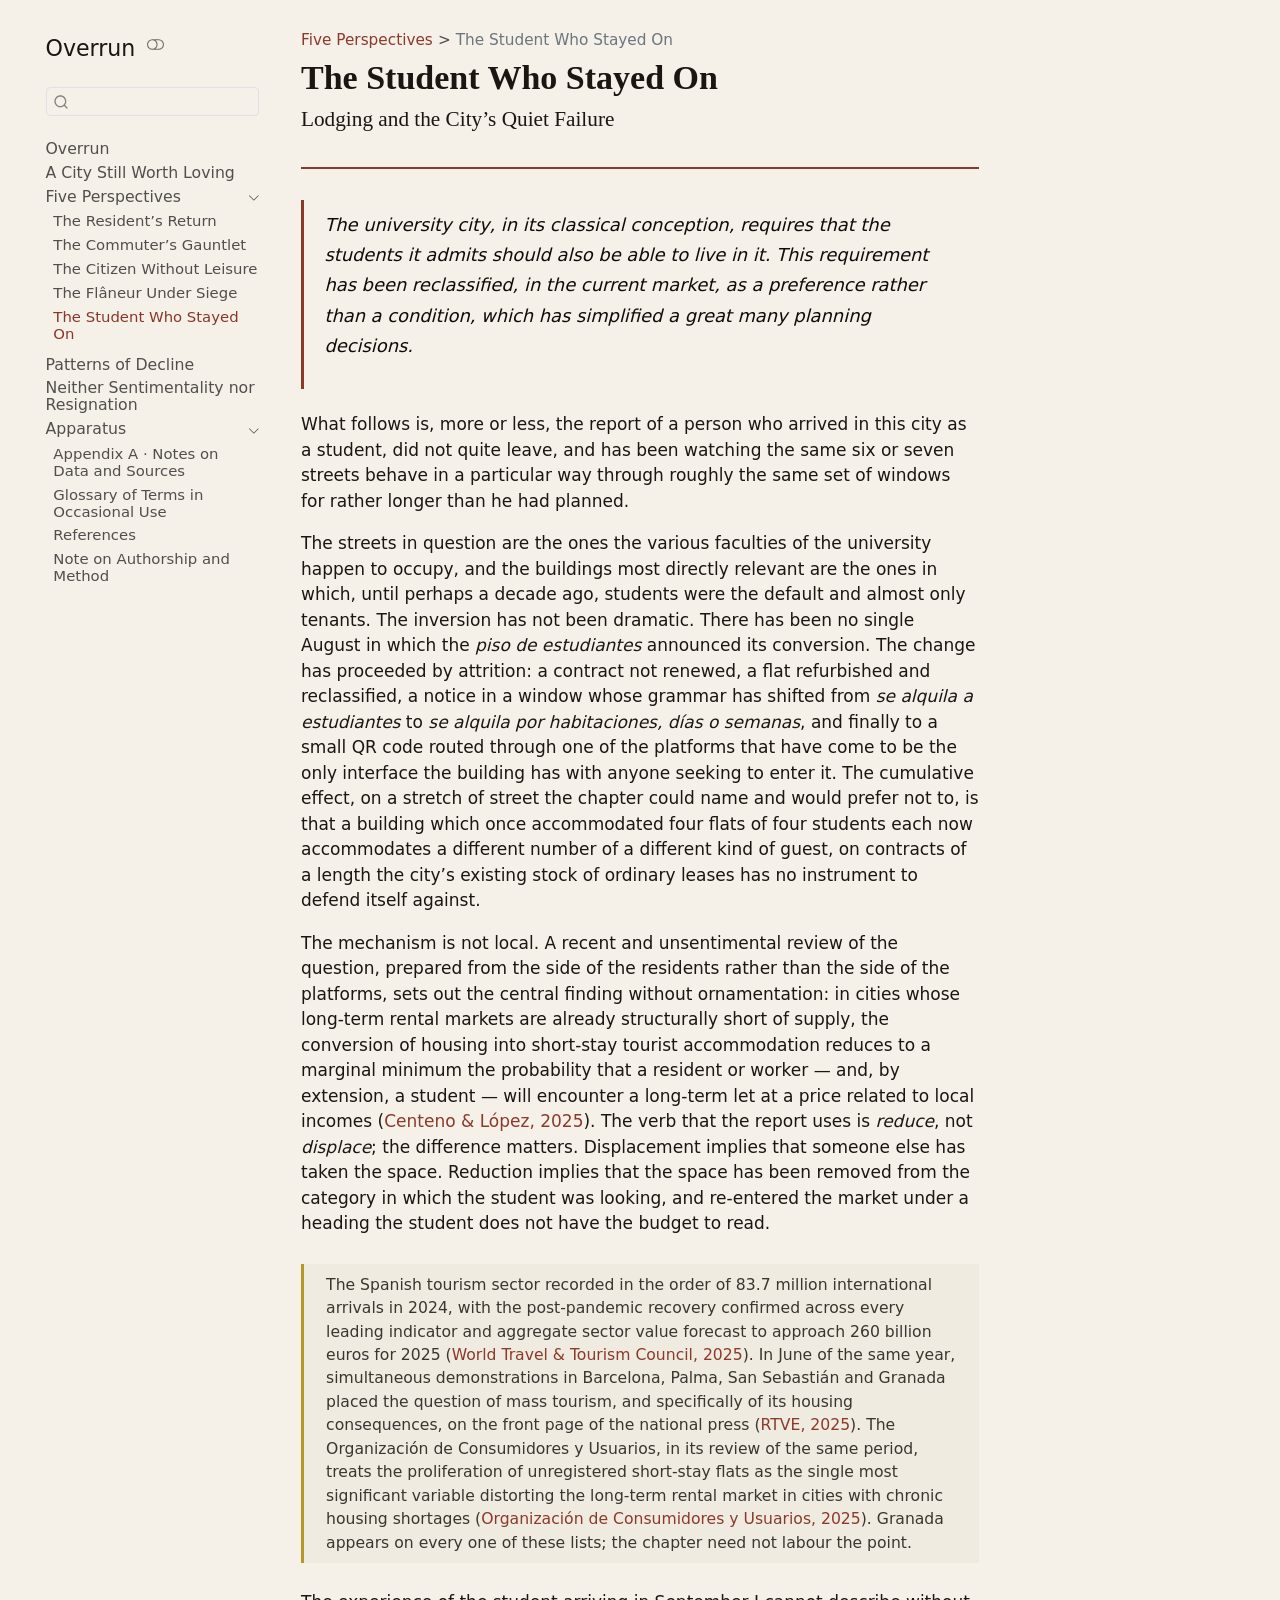
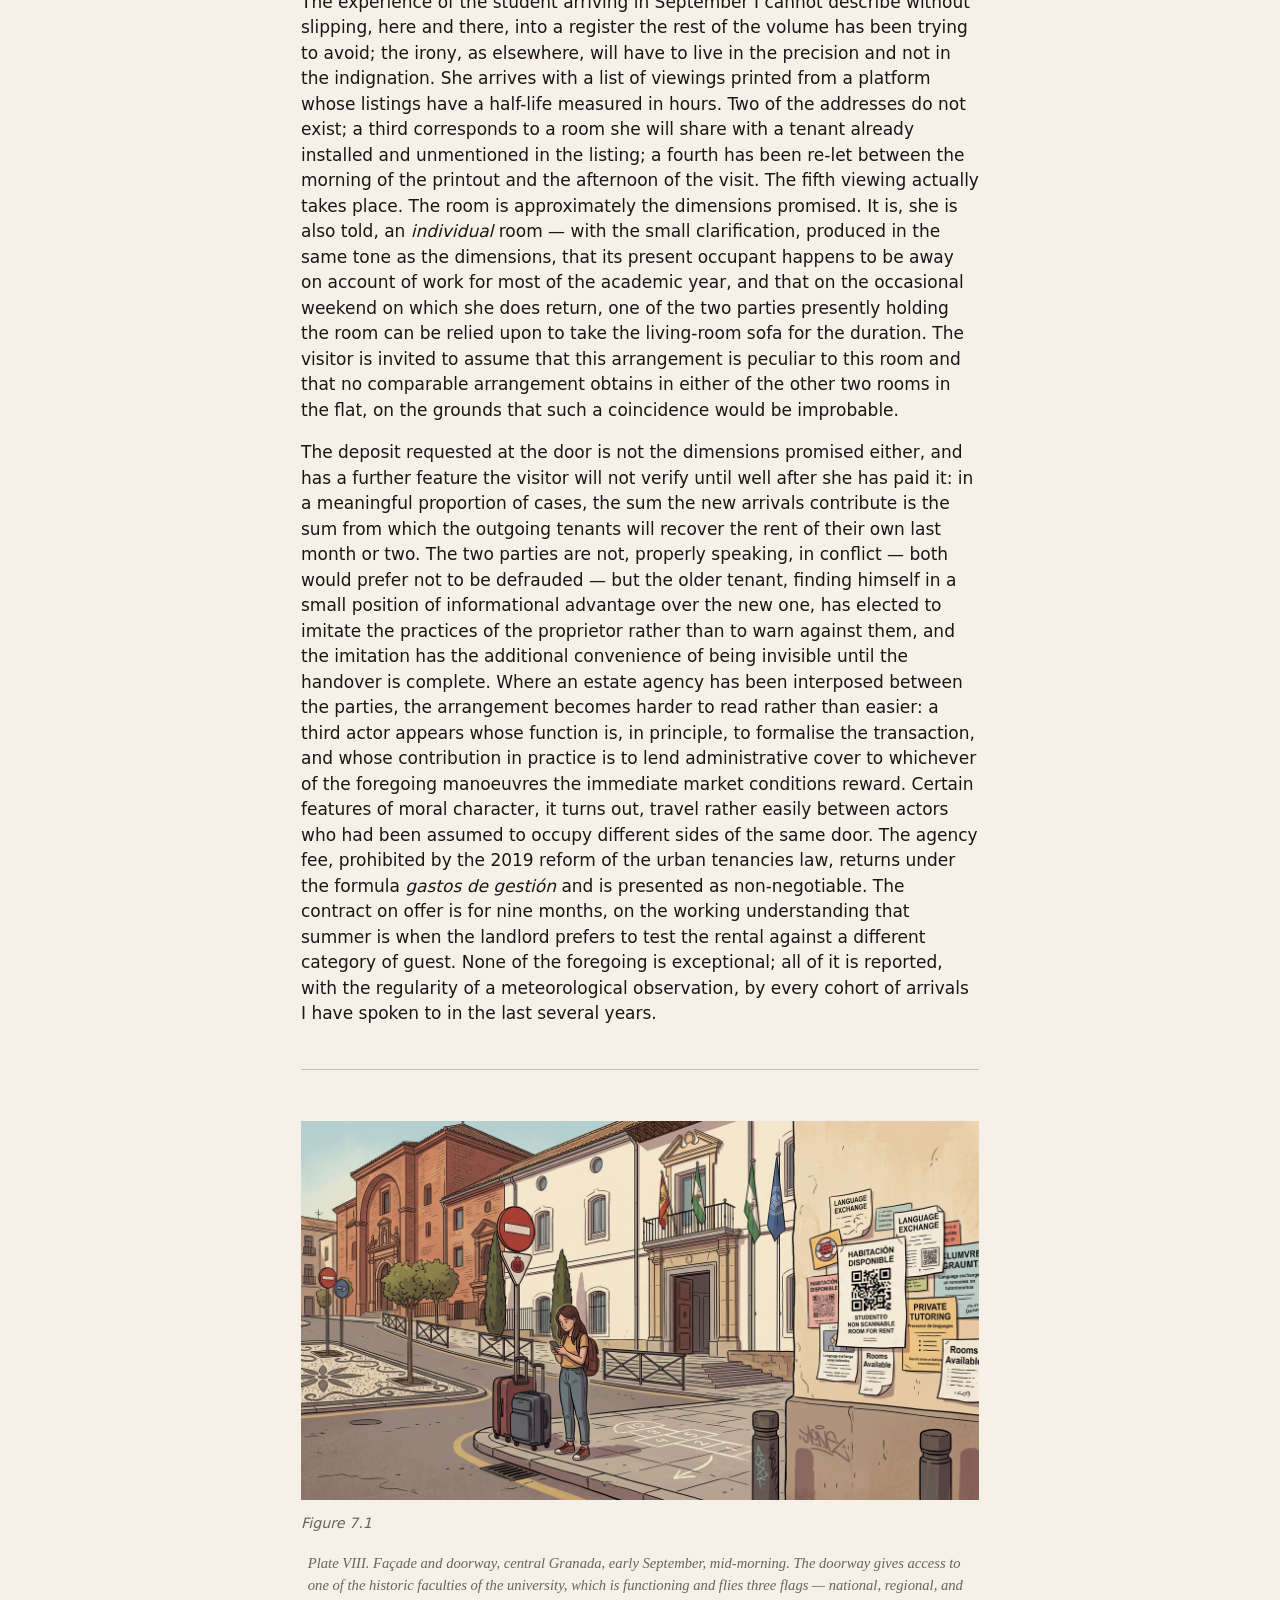
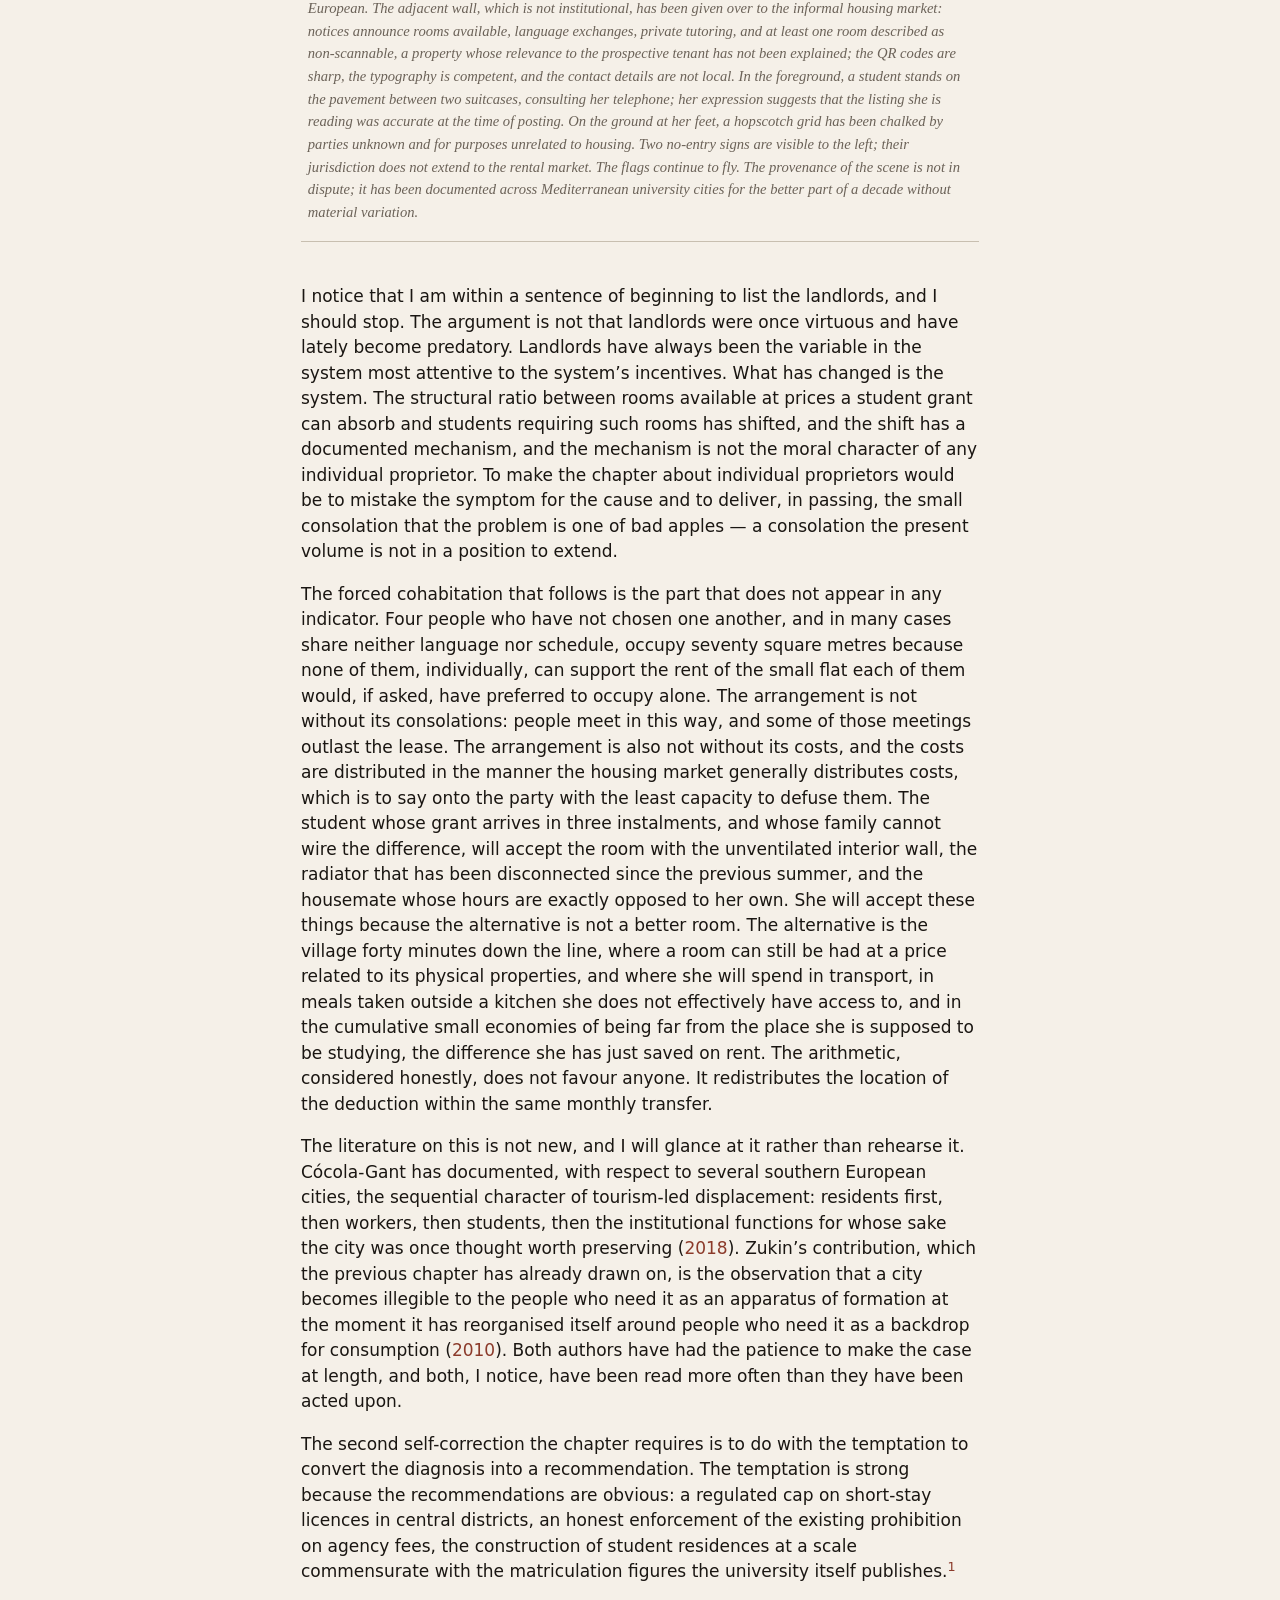
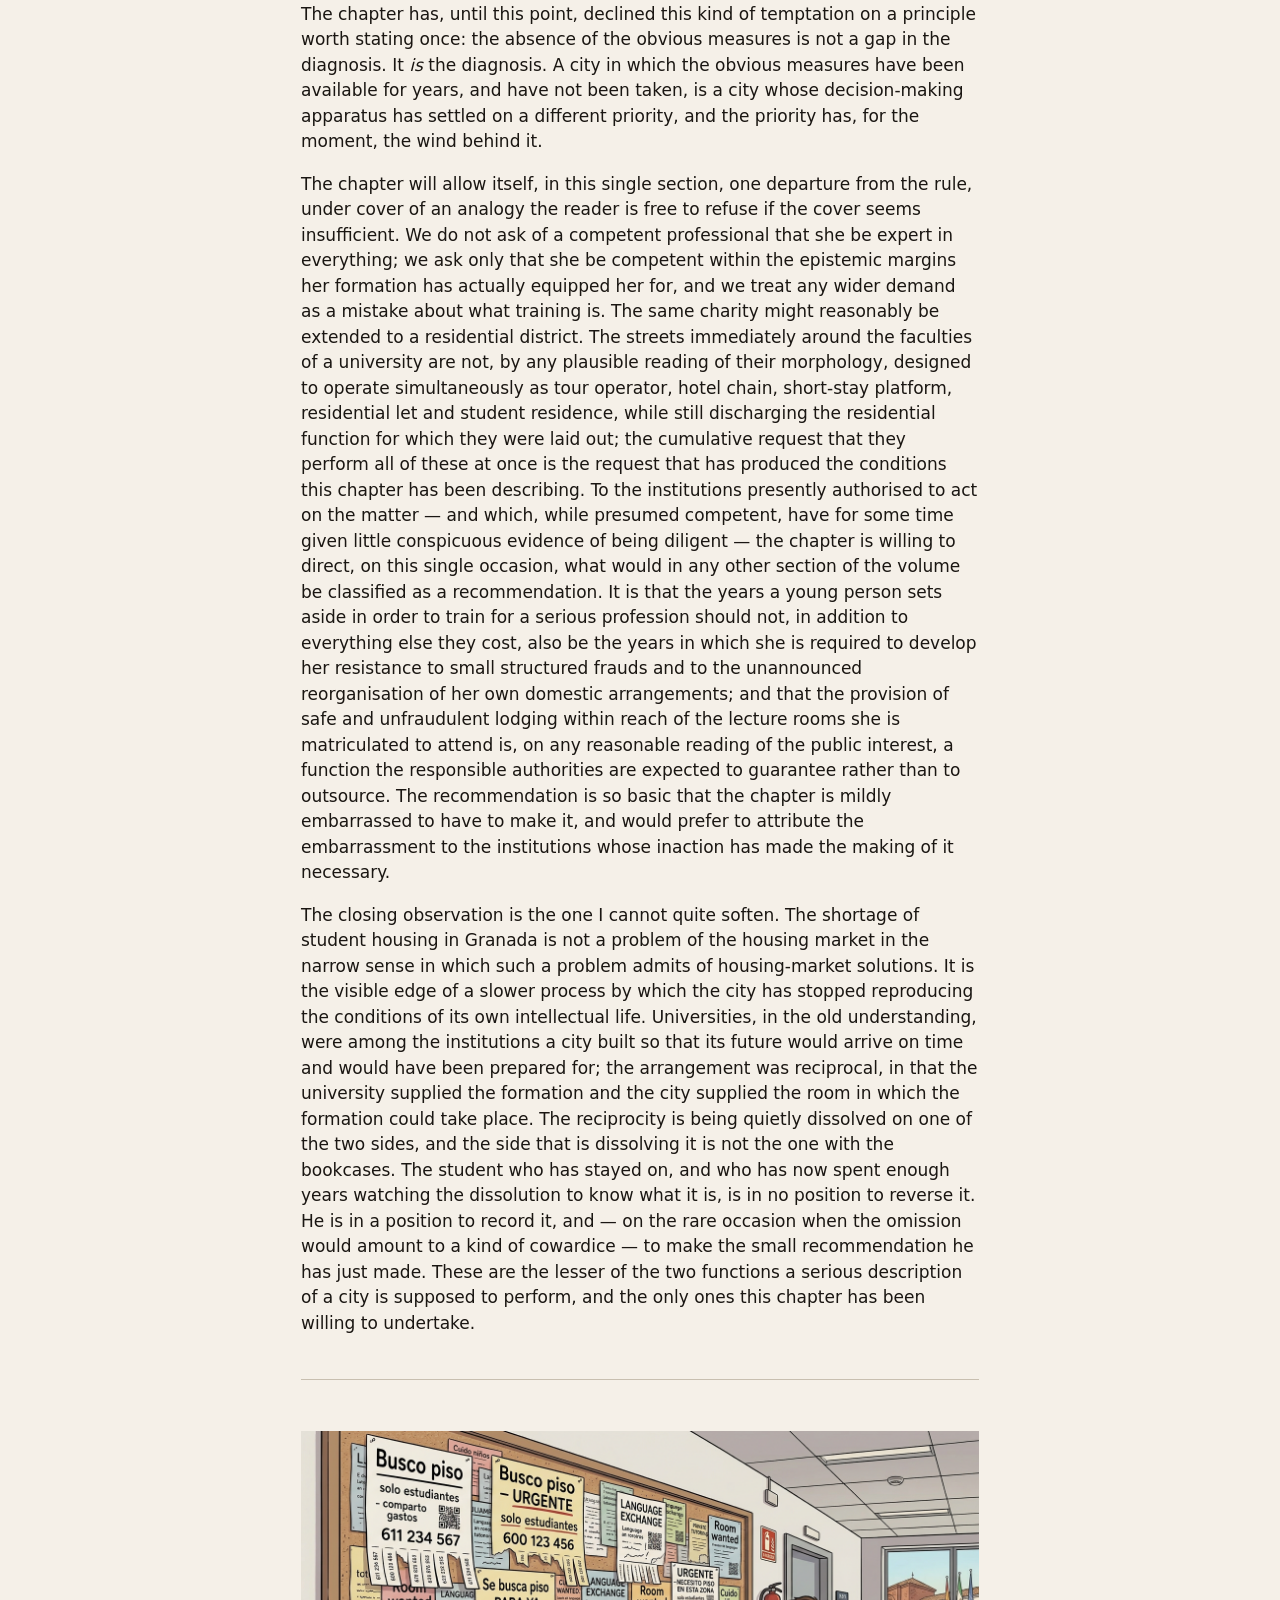
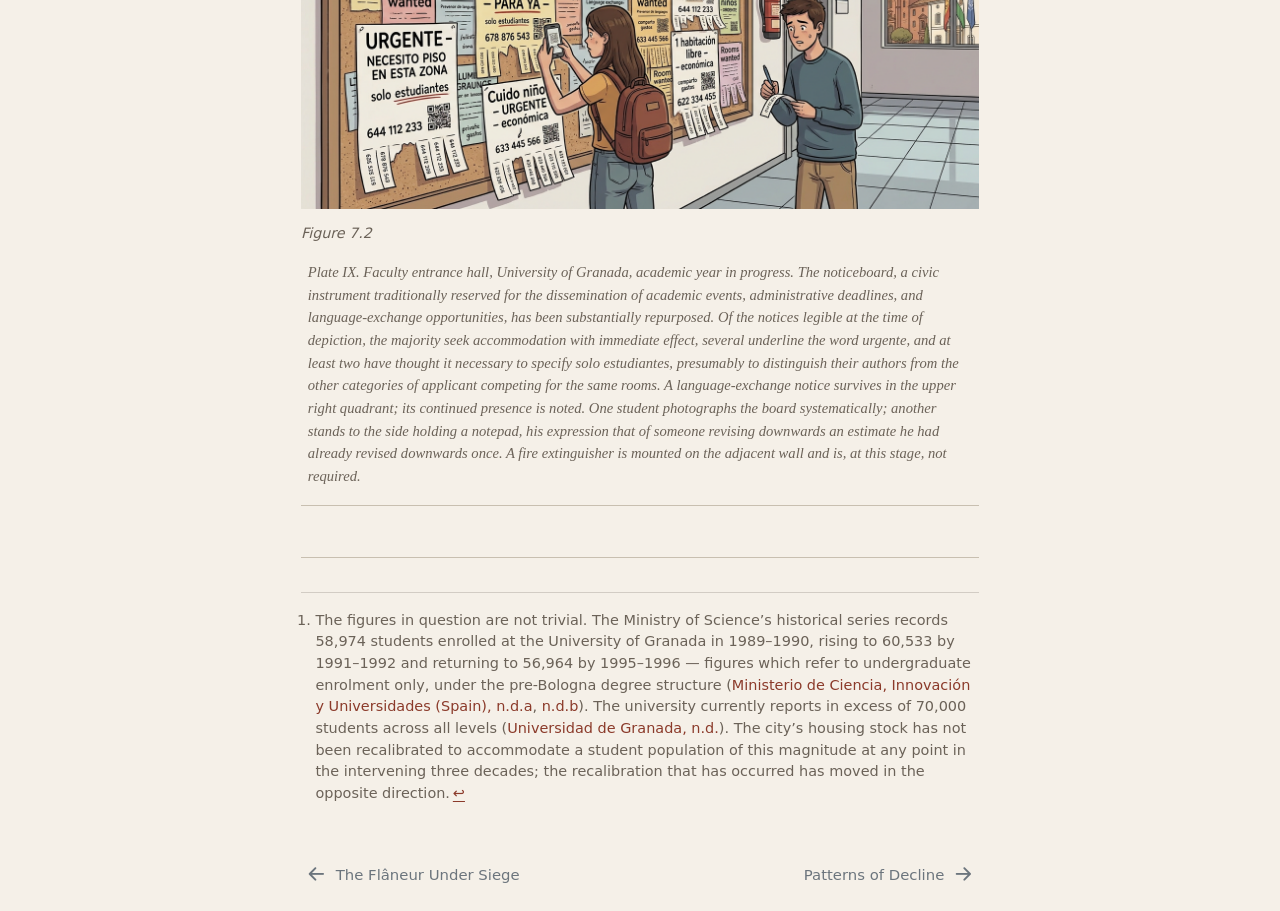
<file: 05-academic-observer.html>
<!DOCTYPE html>
<html xmlns="http://www.w3.org/1999/xhtml" lang="en" xml:lang="en"><head>

<meta charset="utf-8">
<meta name="generator" content="quarto-1.8.27">

<meta name="viewport" content="width=device-width, initial-scale=1.0, user-scalable=yes">


<title>The Student Who Stayed On – Overrun</title>
<style>
code{white-space: pre-wrap;}
span.smallcaps{font-variant: small-caps;}
div.columns{display: flex; gap: min(4vw, 1.5em);}
div.column{flex: auto; overflow-x: auto;}
div.hanging-indent{margin-left: 1.5em; text-indent: -1.5em;}
ul.task-list{list-style: none;}
ul.task-list li input[type="checkbox"] {
  width: 0.8em;
  margin: 0 0.8em 0.2em -1em; /* quarto-specific, see https://github.com/quarto-dev/quarto-cli/issues/4556 */ 
  vertical-align: middle;
}
/* CSS for citations */
div.csl-bib-body { }
div.csl-entry {
  clear: both;
  margin-bottom: 0em;
}
.hanging-indent div.csl-entry {
  margin-left:2em;
  text-indent:-2em;
}
div.csl-left-margin {
  min-width:2em;
  float:left;
}
div.csl-right-inline {
  margin-left:2em;
  padding-left:1em;
}
div.csl-indent {
  margin-left: 2em;
}</style>


<script src="site_libs/quarto-nav/quarto-nav.js"></script>
<script src="site_libs/quarto-nav/headroom.min.js"></script>
<script src="site_libs/clipboard/clipboard.min.js"></script>
<script src="site_libs/quarto-search/autocomplete.umd.js"></script>
<script src="site_libs/quarto-search/fuse.min.js"></script>
<script src="site_libs/quarto-search/quarto-search.js"></script>
<meta name="quarto:offset" content="./">
<link href="./06-patterns-of-decline.html" rel="next">
<link href="./04-flaneur-under-siege.html" rel="prev">
<script src="site_libs/quarto-html/quarto.js" type="module"></script>
<script src="site_libs/quarto-html/tabsets/tabsets.js" type="module"></script>
<script src="site_libs/quarto-html/axe/axe-check.js" type="module"></script>
<script src="site_libs/quarto-html/popper.min.js"></script>
<script src="site_libs/quarto-html/tippy.umd.min.js"></script>
<script src="site_libs/quarto-html/anchor.min.js"></script>
<link href="site_libs/quarto-html/tippy.css" rel="stylesheet">
<link href="site_libs/quarto-html/quarto-syntax-highlighting-ed96de9b727972fe78a7b5d16c58bf87.css" rel="stylesheet" class="quarto-color-scheme" id="quarto-text-highlighting-styles">
<link href="site_libs/quarto-html/quarto-syntax-highlighting-dark-4d9afe2b8d18ee9fa5d0d57b5ed4214d.css" rel="stylesheet" class="quarto-color-scheme quarto-color-alternate" id="quarto-text-highlighting-styles">
<link href="site_libs/quarto-html/quarto-syntax-highlighting-ed96de9b727972fe78a7b5d16c58bf87.css" rel="stylesheet" class="quarto-color-scheme-extra" id="quarto-text-highlighting-styles">
<script src="site_libs/bootstrap/bootstrap.min.js"></script>
<link href="site_libs/bootstrap/bootstrap-icons.css" rel="stylesheet">
<link href="site_libs/bootstrap/bootstrap-942d79f2cc56dfed41c6fddfe7d2ae1d.min.css" rel="stylesheet" append-hash="true" class="quarto-color-scheme" id="quarto-bootstrap" data-mode="light">
<link href="site_libs/bootstrap/bootstrap-dark-aff4b3c965619203e67748c025749833.min.css" rel="stylesheet" append-hash="true" class="quarto-color-scheme quarto-color-alternate" id="quarto-bootstrap" data-mode="dark">
<link href="site_libs/bootstrap/bootstrap-942d79f2cc56dfed41c6fddfe7d2ae1d.min.css" rel="stylesheet" append-hash="true" class="quarto-color-scheme-extra" id="quarto-bootstrap" data-mode="light">
<script id="quarto-search-options" type="application/json">{
  "location": "sidebar",
  "copy-button": false,
  "collapse-after": 3,
  "panel-placement": "start",
  "type": "textbox",
  "limit": 50,
  "keyboard-shortcut": [
    "f",
    "/",
    "s"
  ],
  "show-item-context": false,
  "language": {
    "search-no-results-text": "No results",
    "search-matching-documents-text": "matching documents",
    "search-copy-link-title": "Copy link to search",
    "search-hide-matches-text": "Hide additional matches",
    "search-more-match-text": "more match in this document",
    "search-more-matches-text": "more matches in this document",
    "search-clear-button-title": "Clear",
    "search-text-placeholder": "",
    "search-detached-cancel-button-title": "Cancel",
    "search-submit-button-title": "Submit",
    "search-label": "Search"
  }
}</script>
<style>html{ scroll-behavior: smooth; }</style>


<meta property="og:title" content="Overrun — A Resident’s Report on a City Past Its Limits">
<meta property="og:description" content="Civic Darwinism, Vol. I. Five perspectives on how a Mediterranean city ceased to function as a system of shared civic life and was reconstituted as a platform of value extraction.">
<meta property="og:image" content="/_assets/figures/social-card.png">
<meta property="og:site_name" content="Civic Darwinism">
<meta property="og:locale" content="en_GB">
<meta name="twitter:title" content="Overrun — A Resident’s Report on a City Past Its Limits">
<meta name="twitter:description" content="Civic Darwinism, Vol. I. Five perspectives on urban habitability degradation in a Mediterranean city.">
<meta name="twitter:image" content="/_assets/figures/social-card.png">
<meta name="twitter:card" content="summary_large_image">
</head>

<body class="nav-sidebar floating quarto-light"><script id="quarto-html-before-body" type="application/javascript">
    const toggleBodyColorMode = (bsSheetEl) => {
      const mode = bsSheetEl.getAttribute("data-mode");
      const bodyEl = window.document.querySelector("body");
      if (mode === "dark") {
        bodyEl.classList.add("quarto-dark");
        bodyEl.classList.remove("quarto-light");
      } else {
        bodyEl.classList.add("quarto-light");
        bodyEl.classList.remove("quarto-dark");
      }
    }
    const toggleBodyColorPrimary = () => {
      const bsSheetEl = window.document.querySelector("link#quarto-bootstrap:not([rel=disabled-stylesheet])");
      if (bsSheetEl) {
        toggleBodyColorMode(bsSheetEl);
      }
    }
    const setColorSchemeToggle = (alternate) => {
      const toggles = window.document.querySelectorAll('.quarto-color-scheme-toggle');
      for (let i=0; i < toggles.length; i++) {
        const toggle = toggles[i];
        if (toggle) {
          if (alternate) {
            toggle.classList.add("alternate");
          } else {
            toggle.classList.remove("alternate");
          }
        }
      }
    };
    const toggleColorMode = (alternate) => {
      // Switch the stylesheets
      const primaryStylesheets = window.document.querySelectorAll('link.quarto-color-scheme:not(.quarto-color-alternate)');
      const alternateStylesheets = window.document.querySelectorAll('link.quarto-color-scheme.quarto-color-alternate');
      manageTransitions('#quarto-margin-sidebar .nav-link', false);
      if (alternate) {
        // note: dark is layered on light, we don't disable primary!
        enableStylesheet(alternateStylesheets);
        for (const sheetNode of alternateStylesheets) {
          if (sheetNode.id === "quarto-bootstrap") {
            toggleBodyColorMode(sheetNode);
          }
        }
      } else {
        disableStylesheet(alternateStylesheets);
        enableStylesheet(primaryStylesheets)
        toggleBodyColorPrimary();
      }
      manageTransitions('#quarto-margin-sidebar .nav-link', true);
      // Switch the toggles
      setColorSchemeToggle(alternate)
      // Hack to workaround the fact that safari doesn't
      // properly recolor the scrollbar when toggling (#1455)
      if (navigator.userAgent.indexOf('Safari') > 0 && navigator.userAgent.indexOf('Chrome') == -1) {
        manageTransitions("body", false);
        window.scrollTo(0, 1);
        setTimeout(() => {
          window.scrollTo(0, 0);
          manageTransitions("body", true);
        }, 40);
      }
    }
    const disableStylesheet = (stylesheets) => {
      for (let i=0; i < stylesheets.length; i++) {
        const stylesheet = stylesheets[i];
        stylesheet.rel = 'disabled-stylesheet';
      }
    }
    const enableStylesheet = (stylesheets) => {
      for (let i=0; i < stylesheets.length; i++) {
        const stylesheet = stylesheets[i];
        if(stylesheet.rel !== 'stylesheet') { // for Chrome, which will still FOUC without this check
          stylesheet.rel = 'stylesheet';
        }
      }
    }
    const manageTransitions = (selector, allowTransitions) => {
      const els = window.document.querySelectorAll(selector);
      for (let i=0; i < els.length; i++) {
        const el = els[i];
        if (allowTransitions) {
          el.classList.remove('notransition');
        } else {
          el.classList.add('notransition');
        }
      }
    }
    const isFileUrl = () => {
      return window.location.protocol === 'file:';
    }
    const hasAlternateSentinel = () => {
      let styleSentinel = getColorSchemeSentinel();
      if (styleSentinel !== null) {
        return styleSentinel === "alternate";
      } else {
        return false;
      }
    }
    const setStyleSentinel = (alternate) => {
      const value = alternate ? "alternate" : "default";
      if (!isFileUrl()) {
        window.localStorage.setItem("quarto-color-scheme", value);
      } else {
        localAlternateSentinel = value;
      }
    }
    const getColorSchemeSentinel = () => {
      if (!isFileUrl()) {
        const storageValue = window.localStorage.getItem("quarto-color-scheme");
        return storageValue != null ? storageValue : localAlternateSentinel;
      } else {
        return localAlternateSentinel;
      }
    }
    const toggleGiscusIfUsed = (isAlternate, darkModeDefault) => {
      const baseTheme = document.querySelector('#giscus-base-theme')?.value ?? 'light';
      const alternateTheme = document.querySelector('#giscus-alt-theme')?.value ?? 'dark';
      let newTheme = '';
      if(authorPrefersDark) {
        newTheme = isAlternate ? baseTheme : alternateTheme;
      } else {
        newTheme = isAlternate ? alternateTheme : baseTheme;
      }
      const changeGiscusTheme = () => {
        // From: https://github.com/giscus/giscus/issues/336
        const sendMessage = (message) => {
          const iframe = document.querySelector('iframe.giscus-frame');
          if (!iframe) return;
          iframe.contentWindow.postMessage({ giscus: message }, 'https://giscus.app');
        }
        sendMessage({
          setConfig: {
            theme: newTheme
          }
        });
      }
      const isGiscussLoaded = window.document.querySelector('iframe.giscus-frame') !== null;
      if (isGiscussLoaded) {
        changeGiscusTheme();
      }
    };
    const authorPrefersDark = false;
    const darkModeDefault = authorPrefersDark;
      document.querySelector('link#quarto-text-highlighting-styles.quarto-color-scheme-extra').rel = 'disabled-stylesheet';
      document.querySelector('link#quarto-bootstrap.quarto-color-scheme-extra').rel = 'disabled-stylesheet';
    let localAlternateSentinel = darkModeDefault ? 'alternate' : 'default';
    // Dark / light mode switch
    window.quartoToggleColorScheme = () => {
      // Read the current dark / light value
      let toAlternate = !hasAlternateSentinel();
      toggleColorMode(toAlternate);
      setStyleSentinel(toAlternate);
      toggleGiscusIfUsed(toAlternate, darkModeDefault);
      window.dispatchEvent(new Event('resize'));
    };
    // Switch to dark mode if need be
    if (hasAlternateSentinel()) {
      toggleColorMode(true);
    } else {
      toggleColorMode(false);
    }
  </script>

<div id="quarto-search-results"></div>
  <header id="quarto-header" class="headroom fixed-top">
  <nav class="quarto-secondary-nav">
    <div class="container-fluid d-flex">
      <button type="button" class="quarto-btn-toggle btn" data-bs-toggle="collapse" role="button" data-bs-target=".quarto-sidebar-collapse-item" aria-controls="quarto-sidebar" aria-expanded="false" aria-label="Toggle sidebar navigation" onclick="if (window.quartoToggleHeadroom) { window.quartoToggleHeadroom(); }">
        <i class="bi bi-layout-text-sidebar-reverse"></i>
      </button>
        <nav class="quarto-page-breadcrumbs" aria-label="breadcrumb"><ol class="breadcrumb"><li class="breadcrumb-item"><a href="./01-residents-return.html">Five Perspectives</a></li><li class="breadcrumb-item"><a href="./05-academic-observer.html"><span class="chapter-title">The Student Who Stayed On</span></a></li></ol></nav>
        <a class="flex-grow-1" role="navigation" data-bs-toggle="collapse" data-bs-target=".quarto-sidebar-collapse-item" aria-controls="quarto-sidebar" aria-expanded="false" aria-label="Toggle sidebar navigation" onclick="if (window.quartoToggleHeadroom) { window.quartoToggleHeadroom(); }">      
        </a>
      <button type="button" class="btn quarto-search-button" aria-label="Search" onclick="window.quartoOpenSearch();">
        <i class="bi bi-search"></i>
      </button>
    </div>
  </nav>
</header>
<!-- content -->
<div id="quarto-content" class="quarto-container page-columns page-rows-contents page-layout-article">
<!-- sidebar -->
  <nav id="quarto-sidebar" class="sidebar collapse collapse-horizontal quarto-sidebar-collapse-item sidebar-navigation floating overflow-auto">
    <div class="pt-lg-2 mt-2 text-left sidebar-header">
    <div class="sidebar-title mb-0 py-0">
      <a href="./">Overrun</a> 
        <div class="sidebar-tools-main">
  <a href="" class="quarto-color-scheme-toggle quarto-navigation-tool  px-1" onclick="window.quartoToggleColorScheme(); return false;" title="Toggle dark mode"><i class="bi"></i></a>
</div>
    </div>
      </div>
        <div class="mt-2 flex-shrink-0 align-items-center">
        <div class="sidebar-search">
        <div id="quarto-search" class="" title="Search"></div>
        </div>
        </div>
    <div class="sidebar-menu-container"> 
    <ul class="list-unstyled mt-1">
        <li class="sidebar-item">
  <div class="sidebar-item-container"> 
  <a href="./index.html" class="sidebar-item-text sidebar-link"><span class="chapter-title">Overrun</span></a>
  </div>
</li>
        <li class="sidebar-item">
  <div class="sidebar-item-container"> 
  <a href="./00-before-the-threshold.html" class="sidebar-item-text sidebar-link"><span class="chapter-title">A City Still Worth Loving</span></a>
  </div>
</li>
        <li class="sidebar-item sidebar-item-section">
      <div class="sidebar-item-container"> 
            <a class="sidebar-item-text sidebar-link text-start" data-bs-toggle="collapse" data-bs-target="#quarto-sidebar-section-1" role="navigation" aria-expanded="true">
 <span class="menu-text">Five Perspectives</span></a>
          <a class="sidebar-item-toggle text-start" data-bs-toggle="collapse" data-bs-target="#quarto-sidebar-section-1" role="navigation" aria-expanded="true" aria-label="Toggle section">
            <i class="bi bi-chevron-right ms-2"></i>
          </a> 
      </div>
      <ul id="quarto-sidebar-section-1" class="collapse list-unstyled sidebar-section depth1 show">  
          <li class="sidebar-item">
  <div class="sidebar-item-container"> 
  <a href="./01-residents-return.html" class="sidebar-item-text sidebar-link"><span class="chapter-title">The Resident’s Return</span></a>
  </div>
</li>
          <li class="sidebar-item">
  <div class="sidebar-item-container"> 
  <a href="./02-commuters-gauntlet.html" class="sidebar-item-text sidebar-link"><span class="chapter-title">The Commuter’s Gauntlet</span></a>
  </div>
</li>
          <li class="sidebar-item">
  <div class="sidebar-item-container"> 
  <a href="./03-citizen-without-leisure.html" class="sidebar-item-text sidebar-link"><span class="chapter-title">The Citizen Without Leisure</span></a>
  </div>
</li>
          <li class="sidebar-item">
  <div class="sidebar-item-container"> 
  <a href="./04-flaneur-under-siege.html" class="sidebar-item-text sidebar-link"><span class="chapter-title">The Flâneur Under Siege</span></a>
  </div>
</li>
          <li class="sidebar-item">
  <div class="sidebar-item-container"> 
  <a href="./05-academic-observer.html" class="sidebar-item-text sidebar-link active"><span class="chapter-title">The Student Who Stayed On</span></a>
  </div>
</li>
      </ul>
  </li>
        <li class="sidebar-item">
  <div class="sidebar-item-container"> 
  <a href="./06-patterns-of-decline.html" class="sidebar-item-text sidebar-link"><span class="chapter-title">Patterns of Decline</span></a>
  </div>
</li>
        <li class="sidebar-item">
  <div class="sidebar-item-container"> 
  <a href="./07-coda.html" class="sidebar-item-text sidebar-link"><span class="chapter-title">Neither Sentimentality nor Resignation</span></a>
  </div>
</li>
        <li class="sidebar-item sidebar-item-section">
      <div class="sidebar-item-container"> 
            <a class="sidebar-item-text sidebar-link text-start" data-bs-toggle="collapse" data-bs-target="#quarto-sidebar-section-2" role="navigation" aria-expanded="true">
 <span class="menu-text">Apparatus</span></a>
          <a class="sidebar-item-toggle text-start" data-bs-toggle="collapse" data-bs-target="#quarto-sidebar-section-2" role="navigation" aria-expanded="true" aria-label="Toggle section">
            <i class="bi bi-chevron-right ms-2"></i>
          </a> 
      </div>
      <ul id="quarto-sidebar-section-2" class="collapse list-unstyled sidebar-section depth1 show">  
          <li class="sidebar-item">
  <div class="sidebar-item-container"> 
  <a href="./appendix-data.html" class="sidebar-item-text sidebar-link"><span class="chapter-title">Appendix A · Notes on Data and Sources</span></a>
  </div>
</li>
          <li class="sidebar-item">
  <div class="sidebar-item-container"> 
  <a href="./glossary.html" class="sidebar-item-text sidebar-link"><span class="chapter-title">Glossary of Terms in Occasional Use</span></a>
  </div>
</li>
          <li class="sidebar-item">
  <div class="sidebar-item-container"> 
  <a href="./references.html" class="sidebar-item-text sidebar-link"><span class="chapter-title">References</span></a>
  </div>
</li>
          <li class="sidebar-item">
  <div class="sidebar-item-container"> 
  <a href="./note-on-method.html" class="sidebar-item-text sidebar-link"><span class="chapter-title">Note on Authorship and Method</span></a>
  </div>
</li>
      </ul>
  </li>
    </ul>
    </div>
</nav>
<div id="quarto-sidebar-glass" class="quarto-sidebar-collapse-item" data-bs-toggle="collapse" data-bs-target=".quarto-sidebar-collapse-item"></div>
<!-- margin-sidebar -->
    <div id="quarto-margin-sidebar" class="sidebar margin-sidebar zindex-bottom">
        
    </div>
<!-- main -->
<main class="content" id="quarto-document-content">


<header id="title-block-header" class="quarto-title-block default"><nav class="quarto-page-breadcrumbs quarto-title-breadcrumbs d-none d-lg-block" aria-label="breadcrumb"><ol class="breadcrumb"><li class="breadcrumb-item"><a href="./01-residents-return.html">Five Perspectives</a></li><li class="breadcrumb-item"><a href="./05-academic-observer.html"><span class="chapter-title">The Student Who Stayed On</span></a></li></ol></nav>
<div class="quarto-title">
<h1 class="title"><span class="chapter-title">The Student Who Stayed On</span></h1>
<p class="subtitle lead">Lodging and the City’s Quiet Failure</p>
</div>



<div class="quarto-title-meta">

    
  
    
  </div>
  


</header>


<div class="block-irony">
<p><em>The university city, in its classical conception, requires that the students it admits should also be able to live in it. This requirement has been reclassified, in the current market, as a preference rather than a condition, which has simplified a great many planning decisions.</em></p>
</div>
<p>What follows is, more or less, the report of a person who arrived in this city as a student, did not quite leave, and has been watching the same six or seven streets behave in a particular way through roughly the same set of windows for rather longer than he had planned.</p>
<p>The streets in question are the ones the various faculties of the university happen to occupy, and the buildings most directly relevant are the ones in which, until perhaps a decade ago, students were the default and almost only tenants. The inversion has not been dramatic. There has been no single August in which the <em>piso de estudiantes</em> announced its conversion. The change has proceeded by attrition: a contract not renewed, a flat refurbished and reclassified, a notice in a window whose grammar has shifted from <em>se alquila a estudiantes</em> to <em>se alquila por habitaciones, días o semanas</em>, and finally to a small QR code routed through one of the platforms that have come to be the only interface the building has with anyone seeking to enter it. The cumulative effect, on a stretch of street the chapter could name and would prefer not to, is that a building which once accommodated four flats of four students each now accommodates a different number of a different kind of guest, on contracts of a length the city’s existing stock of ordinary leases has no instrument to defend itself against.</p>
<p>The mechanism is not local. A recent and unsentimental review of the question, prepared from the side of the residents rather than the side of the platforms, sets out the central finding without ornamentation: in cities whose long-term rental markets are already structurally short of supply, the conversion of housing into short-stay tourist accommodation reduces to a marginal minimum the probability that a resident or worker — and, by extension, a student — will encounter a long-term let at a price related to local incomes <span class="citation" data-cites="centeno_lopez_2025">(<a href="references.html#ref-centeno_lopez_2025" role="doc-biblioref">Centeno &amp; López, 2025</a>)</span>. The verb that the report uses is <em>reduce</em>, not <em>displace</em>; the difference matters. Displacement implies that someone else has taken the space. Reduction implies that the space has been removed from the category in which the student was looking, and re-entered the market under a heading the student does not have the budget to read.</p>
<div class="block-data">
<p>The Spanish tourism sector recorded in the order of 83.7 million international arrivals in 2024, with the post-pandemic recovery confirmed across every leading indicator and aggregate sector value forecast to approach 260 billion euros for 2025 <span class="citation" data-cites="wttc_2025">(<a href="references.html#ref-wttc_2025" role="doc-biblioref">World Travel &amp; Tourism Council, 2025</a>)</span>. In June of the same year, simultaneous demonstrations in Barcelona, Palma, San Sebastián and Granada placed the question of mass tourism, and specifically of its housing consequences, on the front page of the national press <span class="citation" data-cites="rtve_2025_protests">(<a href="references.html#ref-rtve_2025_protests" role="doc-biblioref">RTVE, 2025</a>)</span>. The Organización de Consumidores y Usuarios, in its review of the same period, treats the proliferation of unregistered short-stay flats as the single most significant variable distorting the long-term rental market in cities with chronic housing shortages <span class="citation" data-cites="ocu_2025">(<a href="references.html#ref-ocu_2025" role="doc-biblioref">Organización de Consumidores y Usuarios, 2025</a>)</span>. Granada appears on every one of these lists; the chapter need not labour the point.</p>
</div>
<p>The experience of the student arriving in September I cannot describe without slipping, here and there, into a register the rest of the volume has been trying to avoid; the irony, as elsewhere, will have to live in the precision and not in the indignation. She arrives with a list of viewings printed from a platform whose listings have a half-life measured in hours. Two of the addresses do not exist; a third corresponds to a room she will share with a tenant already installed and unmentioned in the listing; a fourth has been re-let between the morning of the printout and the afternoon of the visit. The fifth viewing actually takes place. The room is approximately the dimensions promised. It is, she is also told, an <em>individual</em> room — with the small clarification, produced in the same tone as the dimensions, that its present occupant happens to be away on account of work for most of the academic year, and that on the occasional weekend on which she does return, one of the two parties presently holding the room can be relied upon to take the living-room sofa for the duration. The visitor is invited to assume that this arrangement is peculiar to this room and that no comparable arrangement obtains in either of the other two rooms in the flat, on the grounds that such a coincidence would be improbable.</p>
<p>The deposit requested at the door is not the dimensions promised either, and has a further feature the visitor will not verify until well after she has paid it: in a meaningful proportion of cases, the sum the new arrivals contribute is the sum from which the outgoing tenants will recover the rent of their own last month or two. The two parties are not, properly speaking, in conflict — both would prefer not to be defrauded — but the older tenant, finding himself in a small position of informational advantage over the new one, has elected to imitate the practices of the proprietor rather than to warn against them, and the imitation has the additional convenience of being invisible until the handover is complete. Where an estate agency has been interposed between the parties, the arrangement becomes harder to read rather than easier: a third actor appears whose function is, in principle, to formalise the transaction, and whose contribution in practice is to lend administrative cover to whichever of the foregoing manoeuvres the immediate market conditions reward. Certain features of moral character, it turns out, travel rather easily between actors who had been assumed to occupy different sides of the same door. The agency fee, prohibited by the 2019 reform of the urban tenancies law, returns under the formula <em>gastos de gestión</em> and is presented as non-negotiable. The contract on offer is for nine months, on the working understanding that summer is when the landlord prefers to test the rental against a different category of guest. None of the foregoing is exceptional; all of it is reported, with the regularity of a meteorological observation, by every cohort of arrivals I have spoken to in the last several years.</p>
<div class="plate">
<div id="fig-buscapiso" class="quarto-float quarto-figure quarto-figure-center anchored" alt="Illustration of a student newly arrived in Granada, standing with two suitcases on a pavement opposite a neoclassical university building, while the adjacent wall is papered with housing notices whose aggregate message is that accommodation is available, urgently, conditionally, and possibly.">
<figure class="quarto-float quarto-float-fig figure">
<div aria-describedby="fig-buscapiso-caption-0ceaefa1-69ba-4598-a22c-09a6ac19f8ca">
<img src="_assets/figures/09-buscapiso.png" id="fig-buscapiso" class="no-fig-label img-fluid figure-img" alt="Illustration of a student newly arrived in Granada, standing with two suitcases on a pavement opposite a neoclassical university building, while the adjacent wall is papered with housing notices whose aggregate message is that accommodation is available, urgently, conditionally, and possibly.">
</div>
<figcaption class="quarto-float-caption-bottom quarto-float-caption quarto-float-fig quarto-uncaptioned" id="fig-buscapiso-caption-0ceaefa1-69ba-4598-a22c-09a6ac19f8ca">
Figure&nbsp;7.1
</figcaption>
</figure>
</div>
<p><em>Plate VIII. Façade and doorway, central Granada, early September, mid-morning. The doorway gives access to one of the historic faculties of the university, which is functioning and flies three flags — national, regional, and European. The adjacent wall, which is not institutional, has been given over to the informal housing market: notices announce rooms available, language exchanges, private tutoring, and at least one room described as non-scannable, a property whose relevance to the prospective tenant has not been explained; the QR codes are sharp, the typography is competent, and the contact details are not local. In the foreground, a student stands on the pavement between two suitcases, consulting her telephone; her expression suggests that the listing she is reading was accurate at the time of posting. On the ground at her feet, a hopscotch grid has been chalked by parties unknown and for purposes unrelated to housing. Two no-entry signs are visible to the left; their jurisdiction does not extend to the rental market. The flags continue to fly. The provenance of the scene is not in dispute; it has been documented across Mediterranean university cities for the better part of a decade without material variation.</em></p>
</div>
<p>I notice that I am within a sentence of beginning to list the landlords, and I should stop. The argument is not that landlords were once virtuous and have lately become predatory. Landlords have always been the variable in the system most attentive to the system’s incentives. What has changed is the system. The structural ratio between rooms available at prices a student grant can absorb and students requiring such rooms has shifted, and the shift has a documented mechanism, and the mechanism is not the moral character of any individual proprietor. To make the chapter about individual proprietors would be to mistake the symptom for the cause and to deliver, in passing, the small consolation that the problem is one of bad apples — a consolation the present volume is not in a position to extend.</p>
<p>The forced cohabitation that follows is the part that does not appear in any indicator. Four people who have not chosen one another, and in many cases share neither language nor schedule, occupy seventy square metres because none of them, individually, can support the rent of the small flat each of them would, if asked, have preferred to occupy alone. The arrangement is not without its consolations: people meet in this way, and some of those meetings outlast the lease. The arrangement is also not without its costs, and the costs are distributed in the manner the housing market generally distributes costs, which is to say onto the party with the least capacity to defuse them. The student whose grant arrives in three instalments, and whose family cannot wire the difference, will accept the room with the unventilated interior wall, the radiator that has been disconnected since the previous summer, and the housemate whose hours are exactly opposed to her own. She will accept these things because the alternative is not a better room. The alternative is the village forty minutes down the line, where a room can still be had at a price related to its physical properties, and where she will spend in transport, in meals taken outside a kitchen she does not effectively have access to, and in the cumulative small economies of being far from the place she is supposed to be studying, the difference she has just saved on rent. The arithmetic, considered honestly, does not favour anyone. It redistributes the location of the deduction within the same monthly transfer.</p>
<p>The literature on this is not new, and I will glance at it rather than rehearse it. Cócola-Gant has documented, with respect to several southern European cities, the sequential character of tourism-led displacement: residents first, then workers, then students, then the institutional functions for whose sake the city was once thought worth preserving <span class="citation" data-cites="cocola-gant_2018">(<a href="references.html#ref-cocola-gant_2018" role="doc-biblioref">2018</a>)</span>. Zukin’s contribution, which the previous chapter has already drawn on, is the observation that a city becomes illegible to the people who need it as an apparatus of formation at the moment it has reorganised itself around people who need it as a backdrop for consumption <span class="citation" data-cites="zukin_2010">(<a href="references.html#ref-zukin_2010" role="doc-biblioref">2010</a>)</span>. Both authors have had the patience to make the case at length, and both, I notice, have been read more often than they have been acted upon.</p>
<p>The second self-correction the chapter requires is to do with the temptation to convert the diagnosis into a recommendation. The temptation is strong because the recommendations are obvious: a regulated cap on short-stay licences in central districts, an honest enforcement of the existing prohibition on agency fees, the construction of student residences at a scale commensurate with the matriculation figures the university itself publishes.<a href="#fn1" class="footnote-ref" id="fnref1" role="doc-noteref"><sup>1</sup></a></p>
<p>The chapter has, until this point, declined this kind of temptation on a principle worth stating once: the absence of the obvious measures is not a gap in the diagnosis. It <em>is</em> the diagnosis. A city in which the obvious measures have been available for years, and have not been taken, is a city whose decision-making apparatus has settled on a different priority, and the priority has, for the moment, the wind behind it.</p>
<p>The chapter will allow itself, in this single section, one departure from the rule, under cover of an analogy the reader is free to refuse if the cover seems insufficient. We do not ask of a competent professional that she be expert in everything; we ask only that she be competent within the epistemic margins her formation has actually equipped her for, and we treat any wider demand as a mistake about what training is. The same charity might reasonably be extended to a residential district. The streets immediately around the faculties of a university are not, by any plausible reading of their morphology, designed to operate simultaneously as tour operator, hotel chain, short-stay platform, residential let and student residence, while still discharging the residential function for which they were laid out; the cumulative request that they perform all of these at once is the request that has produced the conditions this chapter has been describing. To the institutions presently authorised to act on the matter — and which, while presumed competent, have for some time given little conspicuous evidence of being diligent — the chapter is willing to direct, on this single occasion, what would in any other section of the volume be classified as a recommendation. It is that the years a young person sets aside in order to train for a serious profession should not, in addition to everything else they cost, also be the years in which she is required to develop her resistance to small structured frauds and to the unannounced reorganisation of her own domestic arrangements; and that the provision of safe and unfraudulent lodging within reach of the lecture rooms she is matriculated to attend is, on any reasonable reading of the public interest, a function the responsible authorities are expected to guarantee rather than to outsource. The recommendation is so basic that the chapter is mildly embarrassed to have to make it, and would prefer to attribute the embarrassment to the institutions whose inaction has made the making of it necessary.</p>
<p>The closing observation is the one I cannot quite soften. The shortage of student housing in Granada is not a problem of the housing market in the narrow sense in which such a problem admits of housing-market solutions. It is the visible edge of a slower process by which the city has stopped reproducing the conditions of its own intellectual life. Universities, in the old understanding, were among the institutions a city built so that its future would arrive on time and would have been prepared for; the arrangement was reciprocal, in that the university supplied the formation and the city supplied the room in which the formation could take place. The reciprocity is being quietly dissolved on one of the two sides, and the side that is dissolving it is not the one with the bookcases. The student who has stayed on, and who has now spent enough years watching the dissolution to know what it is, is in no position to reverse it. He is in a position to record it, and — on the rare occasion when the omission would amount to a kind of cowardice — to make the small recommendation he has just made. These are the lesser of the two functions a serious description of a city is supposed to perform, and the only ones this chapter has been willing to undertake.</p>
<div class="plate">
<div id="fig-carteles" class="quarto-float quarto-figure quarto-figure-center anchored" alt="Illustration of a university faculty noticeboard in Granada, so densely covered with urgent student housing-wanted notices that any academic content beneath them may be inferred rather than read.">
<figure class="quarto-float quarto-float-fig figure">
<div aria-describedby="fig-carteles-caption-0ceaefa1-69ba-4598-a22c-09a6ac19f8ca">
<img src="_assets/figures/10-anuncios.png" id="fig-carteles" class="no-fig-label img-fluid figure-img" alt="Illustration of a university faculty noticeboard in Granada, so densely covered with urgent student housing-wanted notices that any academic content beneath them may be inferred rather than read.">
</div>
<figcaption class="quarto-float-caption-bottom quarto-float-caption quarto-float-fig quarto-uncaptioned" id="fig-carteles-caption-0ceaefa1-69ba-4598-a22c-09a6ac19f8ca">
Figure&nbsp;7.2
</figcaption>
</figure>
</div>
<p><em>Plate IX. Faculty entrance hall, University of Granada, academic year in progress. The noticeboard, a civic instrument traditionally reserved for the dissemination of academic events, administrative deadlines, and language-exchange opportunities, has been substantially repurposed. Of the notices legible at the time of depiction, the majority seek accommodation with immediate effect, several underline the word <em>urgente</em>, and at least two have thought it necessary to specify <em>solo estudiantes</em>, presumably to distinguish their authors from the other categories of applicant competing for the same rooms. A language-exchange notice survives in the upper right quadrant; its continued presence is noted. One student photographs the board systematically; another stands to the side holding a notepad, his expression that of someone revising downwards an estimate he had already revised downwards once. A fire extinguisher is mounted on the adjacent wall and is, at this stage, not required.</em></p>
</div>
<!-- ── ESTRUCTURA SUGERIDA ────────────────────────────────────

     § 1  La universidad como institución arraigada en la
          ciudad y lo que ocurre cuando la ciudad deja de
          poder alojar a sus estudiantes. El narrador
          como observador profesional que ve el problema
          desde dentro.

     § 2  [BLOQUE DESCRIPCIÓN] El mercado de alojamiento
          estudiantil en Granada: conversión de pisos de
          estudiantes en VFT (viviendas de uso turístico),
          aumento de precios, desplazamiento hacia la
          periferia. Descripción sin dramatismo.

     § 3  [BLOQUE DATO INLINE]
          [DATA NEEDED: matrícula UGR vs. plazas
          disponibles en alojamiento asequible.
          Fuente: UGR Memoria Académica; INE.]
          → Traducción a experiencia vivida.

     § 6  [BLOQUE TEORÍA] Cócola-Gant: desplazamiento
          como proceso secuencial. Zukin: la ciudad
          que se vuelve ilegible para quienes la
          necesitan como espacio de formación, no de
          consumo.

     § 7  [BLOQUE AUTOCORRECCIÓN #2]
          Sobre el riesgo de convertir el diagnóstico
          en propuesta de política. Este capítulo
          no es un informe de necesidades.

     § 8  [BLOQUE SÁTIRA + ILUSTRACIÓN]
          Imagen de anuncio de VFT en un edificio
          universitario o zona de campus.
          Caption al estilo museo británico.

── FIN ESTRUCTURA SUGERIDA ─────────────────────────────── -->


<div id="refs" class="references csl-bib-body hanging-indent" data-entry-spacing="0" data-line-spacing="2" role="list" style="display: none">
<div id="ref-centeno_lopez_2025" class="csl-entry" role="listitem">
Centeno, Z., &amp; López, C. (2025). <em>Repercusión del crecimiento de las viviendas de uso turístico en el precio de la vivienda de alquiler</em>. Ecologistas en Acción. <a href="https://www.ecologistasenaccion.org/wp-content/uploads/2025/01/Repercusion-del-crecimiento-de-las-Viviendas-de-Uso-Turistico-en-el-precio-de-la-vivienda-de-alquiler.pdf">https://www.ecologistasenaccion.org/wp-content/uploads/2025/01/Repercusion-del-crecimiento-de-las-Viviendas-de-Uso-Turistico-en-el-precio-de-la-vivienda-de-alquiler.pdf</a>
</div>
<div id="ref-cocola-gant_2018" class="csl-entry" role="listitem">
Cócola-Gant, Agustín. (2018). Tourism gentrification. In Loretta Lees &amp; Martin Phillips (Eds.), <em>Handbook of gentrification studies</em> (pp. 281–293). Edward Elgar.
</div>
<div id="ref-ministerio_series_1985_2014" class="csl-entry" role="listitem">
Ministerio de Ciencia, Innovación y Universidades (Spain). (n.d.a, n.d.). <em>Series históricas. Estudiantes matriculados. Cursos 1985 a 2014</em>. Online statistical portal; series "Students enrolled, 1985–2014". <a href="https://estadisticas.ciencia.gob.es/series-historicas-estudiantes-1985-2014">https://estadisticas.ciencia.gob.es/series-historicas-estudiantes-1985-2014</a>
</div>
<div id="ref-ministerio_ciencia_siiu_serie_parent" class="csl-entry" role="listitem">
Ministerio de Ciencia, Innovación y Universidades (Spain). (n.d.b). <em>Sistema integrado de información universitaria (SIIU) — historical series and statistical publications</em>. Online statistical portal; series "Students enrolled, 1985–2014". <a href="https://estadisticas.ciencia.gob.es">https://estadisticas.ciencia.gob.es</a>
</div>
<div id="ref-ocu_2025" class="csl-entry" role="listitem">
Organización de Consumidores y Usuarios. (2025). <em>Impacto de los pisos turísticos en el problema de la vivienda</em>. OCU. <a href="https://www.ocu.org/vivienda-y-energia/comprar-vender-alquilar/noticias/vivienda-pisos-turisticos">https://www.ocu.org/vivienda-y-energia/comprar-vender-alquilar/noticias/vivienda-pisos-turisticos</a>
</div>
<div id="ref-rtve_2025_protests" class="csl-entry" role="listitem">
RTVE. (2025, June 15). <em>Miles de personas se manifiestan en barcelona, palma, san sebastián y granada contra el turismo masivo</em>. RTVE Noticias. <a href="https://www.rtve.es/noticias/20250615/miles-personas-se-manifiestan-barcelona-palma-san-sebastian-granada-contra-turismo-masivo/16626071.shtml">https://www.rtve.es/noticias/20250615/miles-personas-se-manifiestan-barcelona-palma-san-sebastian-granada-contra-turismo-masivo/16626071.shtml</a>
</div>
<div id="ref-ugr_en_cifras_opendata_ugr" class="csl-entry" role="listitem">
Universidad de Granada. (n.d., n.d.). <em>UGR en cifras / OpenData UGR — student enrolment datasets and historical tables</em>. <a href="https://calidad.ugr.es/areas/ugr-en-cifras">https://calidad.ugr.es/areas/ugr-en-cifras</a>
</div>
<div id="ref-wttc_2025" class="csl-entry" role="listitem">
World Travel &amp; Tourism Council. (2025, May 29). <em>Spain’s tourism sector could exceed €260 billion by 2025, according to WTTC</em>. WTTC News. <a href="https://wttc.org/news/spain-tourism-sector-could-exceed-260-billion-euros-by-2025">https://wttc.org/news/spain-tourism-sector-could-exceed-260-billion-euros-by-2025</a>
</div>
<div id="ref-zukin_2010" class="csl-entry" role="listitem">
Zukin, Sharon. (2010). <em>Naked city: The death and life of authentic urban places</em>. Oxford University Press.
</div>
</div>
<section id="footnotes" class="footnotes footnotes-end-of-document" role="doc-endnotes">
<hr>
<ol>
<li id="fn1"><p>The figures in question are not trivial. The Ministry of Science’s historical series records 58,974 students enrolled at the University of Granada in 1989–1990, rising to 60,533 by 1991–1992 and returning to 56,964 by 1995–1996 — figures which refer to undergraduate enrolment only, under the pre-Bologna degree structure <span class="citation" data-cites="ministerio_series_1985_2014 ministerio_ciencia_siiu_serie_parent">(<a href="references.html#ref-ministerio_series_1985_2014" role="doc-biblioref">Ministerio de Ciencia, Innovación y Universidades (Spain), n.d.a</a>, <a href="references.html#ref-ministerio_ciencia_siiu_serie_parent" role="doc-biblioref">n.d.b</a>)</span>. The university currently reports in excess of 70,000 students across all levels <span class="citation" data-cites="ugr_en_cifras_opendata_ugr">(<a href="references.html#ref-ugr_en_cifras_opendata_ugr" role="doc-biblioref">Universidad de Granada, n.d.</a>)</span>. The city’s housing stock has not been recalibrated to accommodate a student population of this magnitude at any point in the intervening three decades; the recalibration that has occurred has moved in the opposite direction.<a href="#fnref1" class="footnote-back" role="doc-backlink">↩︎</a></p></li>
</ol>
</section>

</main> <!-- /main -->
<script id="quarto-html-after-body" type="application/javascript">
  window.document.addEventListener("DOMContentLoaded", function (event) {
    // Ensure there is a toggle, if there isn't float one in the top right
    if (window.document.querySelector('.quarto-color-scheme-toggle') === null) {
      const a = window.document.createElement('a');
      a.classList.add('top-right');
      a.classList.add('quarto-color-scheme-toggle');
      a.href = "";
      a.onclick = function() { try { window.quartoToggleColorScheme(); } catch {} return false; };
      const i = window.document.createElement("i");
      i.classList.add('bi');
      a.appendChild(i);
      window.document.body.appendChild(a);
    }
    setColorSchemeToggle(hasAlternateSentinel())
    const icon = "";
    const anchorJS = new window.AnchorJS();
    anchorJS.options = {
      placement: 'right',
      icon: icon
    };
    anchorJS.add('.anchored');
    const isCodeAnnotation = (el) => {
      for (const clz of el.classList) {
        if (clz.startsWith('code-annotation-')) {                     
          return true;
        }
      }
      return false;
    }
    const onCopySuccess = function(e) {
      // button target
      const button = e.trigger;
      // don't keep focus
      button.blur();
      // flash "checked"
      button.classList.add('code-copy-button-checked');
      var currentTitle = button.getAttribute("title");
      button.setAttribute("title", "Copied!");
      let tooltip;
      if (window.bootstrap) {
        button.setAttribute("data-bs-toggle", "tooltip");
        button.setAttribute("data-bs-placement", "left");
        button.setAttribute("data-bs-title", "Copied!");
        tooltip = new bootstrap.Tooltip(button, 
          { trigger: "manual", 
            customClass: "code-copy-button-tooltip",
            offset: [0, -8]});
        tooltip.show();    
      }
      setTimeout(function() {
        if (tooltip) {
          tooltip.hide();
          button.removeAttribute("data-bs-title");
          button.removeAttribute("data-bs-toggle");
          button.removeAttribute("data-bs-placement");
        }
        button.setAttribute("title", currentTitle);
        button.classList.remove('code-copy-button-checked');
      }, 1000);
      // clear code selection
      e.clearSelection();
    }
    const getTextToCopy = function(trigger) {
      const outerScaffold = trigger.parentElement.cloneNode(true);
      const codeEl = outerScaffold.querySelector('code');
      for (const childEl of codeEl.children) {
        if (isCodeAnnotation(childEl)) {
          childEl.remove();
        }
      }
      return codeEl.innerText;
    }
    const clipboard = new window.ClipboardJS('.code-copy-button:not([data-in-quarto-modal])', {
      text: getTextToCopy
    });
    clipboard.on('success', onCopySuccess);
    if (window.document.getElementById('quarto-embedded-source-code-modal')) {
      const clipboardModal = new window.ClipboardJS('.code-copy-button[data-in-quarto-modal]', {
        text: getTextToCopy,
        container: window.document.getElementById('quarto-embedded-source-code-modal')
      });
      clipboardModal.on('success', onCopySuccess);
    }
      var localhostRegex = new RegExp(/^(?:http|https):\/\/localhost\:?[0-9]*\//);
      var mailtoRegex = new RegExp(/^mailto:/);
        var filterRegex = new RegExp('/' + window.location.host + '/');
      var isInternal = (href) => {
          return filterRegex.test(href) || localhostRegex.test(href) || mailtoRegex.test(href);
      }
      // Inspect non-navigation links and adorn them if external
     var links = window.document.querySelectorAll('a[href]:not(.nav-link):not(.navbar-brand):not(.toc-action):not(.sidebar-link):not(.sidebar-item-toggle):not(.pagination-link):not(.no-external):not([aria-hidden]):not(.dropdown-item):not(.quarto-navigation-tool):not(.about-link)');
      for (var i=0; i<links.length; i++) {
        const link = links[i];
        if (!isInternal(link.href)) {
          // undo the damage that might have been done by quarto-nav.js in the case of
          // links that we want to consider external
          if (link.dataset.originalHref !== undefined) {
            link.href = link.dataset.originalHref;
          }
            // target, if specified
            link.setAttribute("target", "_blank");
            if (link.getAttribute("rel") === null) {
              link.setAttribute("rel", "noopener");
            }
        }
      }
    function tippyHover(el, contentFn, onTriggerFn, onUntriggerFn) {
      const config = {
        allowHTML: true,
        maxWidth: 500,
        delay: 100,
        arrow: false,
        appendTo: function(el) {
            return el.parentElement;
        },
        interactive: true,
        interactiveBorder: 10,
        theme: 'quarto',
        placement: 'bottom-start',
      };
      if (contentFn) {
        config.content = contentFn;
      }
      if (onTriggerFn) {
        config.onTrigger = onTriggerFn;
      }
      if (onUntriggerFn) {
        config.onUntrigger = onUntriggerFn;
      }
      window.tippy(el, config); 
    }
    const noterefs = window.document.querySelectorAll('a[role="doc-noteref"]');
    for (var i=0; i<noterefs.length; i++) {
      const ref = noterefs[i];
      tippyHover(ref, function() {
        // use id or data attribute instead here
        let href = ref.getAttribute('data-footnote-href') || ref.getAttribute('href');
        try { href = new URL(href).hash; } catch {}
        const id = href.replace(/^#\/?/, "");
        const note = window.document.getElementById(id);
        if (note) {
          return note.innerHTML;
        } else {
          return "";
        }
      });
    }
    const xrefs = window.document.querySelectorAll('a.quarto-xref');
    const processXRef = (id, note) => {
      // Strip column container classes
      const stripColumnClz = (el) => {
        el.classList.remove("page-full", "page-columns");
        if (el.children) {
          for (const child of el.children) {
            stripColumnClz(child);
          }
        }
      }
      stripColumnClz(note)
      if (id === null || id.startsWith('sec-')) {
        // Special case sections, only their first couple elements
        const container = document.createElement("div");
        if (note.children && note.children.length > 2) {
          container.appendChild(note.children[0].cloneNode(true));
          for (let i = 1; i < note.children.length; i++) {
            const child = note.children[i];
            if (child.tagName === "P" && child.innerText === "") {
              continue;
            } else {
              container.appendChild(child.cloneNode(true));
              break;
            }
          }
          if (window.Quarto?.typesetMath) {
            window.Quarto.typesetMath(container);
          }
          return container.innerHTML
        } else {
          if (window.Quarto?.typesetMath) {
            window.Quarto.typesetMath(note);
          }
          return note.innerHTML;
        }
      } else {
        // Remove any anchor links if they are present
        const anchorLink = note.querySelector('a.anchorjs-link');
        if (anchorLink) {
          anchorLink.remove();
        }
        if (window.Quarto?.typesetMath) {
          window.Quarto.typesetMath(note);
        }
        if (note.classList.contains("callout")) {
          return note.outerHTML;
        } else {
          return note.innerHTML;
        }
      }
    }
    for (var i=0; i<xrefs.length; i++) {
      const xref = xrefs[i];
      tippyHover(xref, undefined, function(instance) {
        instance.disable();
        let url = xref.getAttribute('href');
        let hash = undefined; 
        if (url.startsWith('#')) {
          hash = url;
        } else {
          try { hash = new URL(url).hash; } catch {}
        }
        if (hash) {
          const id = hash.replace(/^#\/?/, "");
          const note = window.document.getElementById(id);
          if (note !== null) {
            try {
              const html = processXRef(id, note.cloneNode(true));
              instance.setContent(html);
            } finally {
              instance.enable();
              instance.show();
            }
          } else {
            // See if we can fetch this
            fetch(url.split('#')[0])
            .then(res => res.text())
            .then(html => {
              const parser = new DOMParser();
              const htmlDoc = parser.parseFromString(html, "text/html");
              const note = htmlDoc.getElementById(id);
              if (note !== null) {
                const html = processXRef(id, note);
                instance.setContent(html);
              } 
            }).finally(() => {
              instance.enable();
              instance.show();
            });
          }
        } else {
          // See if we can fetch a full url (with no hash to target)
          // This is a special case and we should probably do some content thinning / targeting
          fetch(url)
          .then(res => res.text())
          .then(html => {
            const parser = new DOMParser();
            const htmlDoc = parser.parseFromString(html, "text/html");
            const note = htmlDoc.querySelector('main.content');
            if (note !== null) {
              // This should only happen for chapter cross references
              // (since there is no id in the URL)
              // remove the first header
              if (note.children.length > 0 && note.children[0].tagName === "HEADER") {
                note.children[0].remove();
              }
              const html = processXRef(null, note);
              instance.setContent(html);
            } 
          }).finally(() => {
            instance.enable();
            instance.show();
          });
        }
      }, function(instance) {
      });
    }
        let selectedAnnoteEl;
        const selectorForAnnotation = ( cell, annotation) => {
          let cellAttr = 'data-code-cell="' + cell + '"';
          let lineAttr = 'data-code-annotation="' +  annotation + '"';
          const selector = 'span[' + cellAttr + '][' + lineAttr + ']';
          return selector;
        }
        const selectCodeLines = (annoteEl) => {
          const doc = window.document;
          const targetCell = annoteEl.getAttribute("data-target-cell");
          const targetAnnotation = annoteEl.getAttribute("data-target-annotation");
          const annoteSpan = window.document.querySelector(selectorForAnnotation(targetCell, targetAnnotation));
          const lines = annoteSpan.getAttribute("data-code-lines").split(",");
          const lineIds = lines.map((line) => {
            return targetCell + "-" + line;
          })
          let top = null;
          let height = null;
          let parent = null;
          if (lineIds.length > 0) {
              //compute the position of the single el (top and bottom and make a div)
              const el = window.document.getElementById(lineIds[0]);
              top = el.offsetTop;
              height = el.offsetHeight;
              parent = el.parentElement.parentElement;
            if (lineIds.length > 1) {
              const lastEl = window.document.getElementById(lineIds[lineIds.length - 1]);
              const bottom = lastEl.offsetTop + lastEl.offsetHeight;
              height = bottom - top;
            }
            if (top !== null && height !== null && parent !== null) {
              // cook up a div (if necessary) and position it 
              let div = window.document.getElementById("code-annotation-line-highlight");
              if (div === null) {
                div = window.document.createElement("div");
                div.setAttribute("id", "code-annotation-line-highlight");
                div.style.position = 'absolute';
                parent.appendChild(div);
              }
              div.style.top = top - 2 + "px";
              div.style.height = height + 4 + "px";
              div.style.left = 0;
              let gutterDiv = window.document.getElementById("code-annotation-line-highlight-gutter");
              if (gutterDiv === null) {
                gutterDiv = window.document.createElement("div");
                gutterDiv.setAttribute("id", "code-annotation-line-highlight-gutter");
                gutterDiv.style.position = 'absolute';
                const codeCell = window.document.getElementById(targetCell);
                const gutter = codeCell.querySelector('.code-annotation-gutter');
                gutter.appendChild(gutterDiv);
              }
              gutterDiv.style.top = top - 2 + "px";
              gutterDiv.style.height = height + 4 + "px";
            }
            selectedAnnoteEl = annoteEl;
          }
        };
        const unselectCodeLines = () => {
          const elementsIds = ["code-annotation-line-highlight", "code-annotation-line-highlight-gutter"];
          elementsIds.forEach((elId) => {
            const div = window.document.getElementById(elId);
            if (div) {
              div.remove();
            }
          });
          selectedAnnoteEl = undefined;
        };
          // Handle positioning of the toggle
      window.addEventListener(
        "resize",
        throttle(() => {
          elRect = undefined;
          if (selectedAnnoteEl) {
            selectCodeLines(selectedAnnoteEl);
          }
        }, 10)
      );
      function throttle(fn, ms) {
      let throttle = false;
      let timer;
        return (...args) => {
          if(!throttle) { // first call gets through
              fn.apply(this, args);
              throttle = true;
          } else { // all the others get throttled
              if(timer) clearTimeout(timer); // cancel #2
              timer = setTimeout(() => {
                fn.apply(this, args);
                timer = throttle = false;
              }, ms);
          }
        };
      }
        // Attach click handler to the DT
        const annoteDls = window.document.querySelectorAll('dt[data-target-cell]');
        for (const annoteDlNode of annoteDls) {
          annoteDlNode.addEventListener('click', (event) => {
            const clickedEl = event.target;
            if (clickedEl !== selectedAnnoteEl) {
              unselectCodeLines();
              const activeEl = window.document.querySelector('dt[data-target-cell].code-annotation-active');
              if (activeEl) {
                activeEl.classList.remove('code-annotation-active');
              }
              selectCodeLines(clickedEl);
              clickedEl.classList.add('code-annotation-active');
            } else {
              // Unselect the line
              unselectCodeLines();
              clickedEl.classList.remove('code-annotation-active');
            }
          });
        }
    const findCites = (el) => {
      const parentEl = el.parentElement;
      if (parentEl) {
        const cites = parentEl.dataset.cites;
        if (cites) {
          return {
            el,
            cites: cites.split(' ')
          };
        } else {
          return findCites(el.parentElement)
        }
      } else {
        return undefined;
      }
    };
    var bibliorefs = window.document.querySelectorAll('a[role="doc-biblioref"]');
    for (var i=0; i<bibliorefs.length; i++) {
      const ref = bibliorefs[i];
      const citeInfo = findCites(ref);
      if (citeInfo) {
        tippyHover(citeInfo.el, function() {
          var popup = window.document.createElement('div');
          citeInfo.cites.forEach(function(cite) {
            var citeDiv = window.document.createElement('div');
            citeDiv.classList.add('hanging-indent');
            citeDiv.classList.add('csl-entry');
            var biblioDiv = window.document.getElementById('ref-' + cite);
            if (biblioDiv) {
              citeDiv.innerHTML = biblioDiv.innerHTML;
            }
            popup.appendChild(citeDiv);
          });
          return popup.innerHTML;
        });
      }
    }
  });
  </script>
<nav class="page-navigation">
  <div class="nav-page nav-page-previous">
      <a href="./04-flaneur-under-siege.html" class="pagination-link" aria-label="The Flâneur Under Siege">
        <i class="bi bi-arrow-left-short"></i> <span class="nav-page-text"><span class="chapter-title">The Flâneur Under Siege</span></span>
      </a>          
  </div>
  <div class="nav-page nav-page-next">
      <a href="./06-patterns-of-decline.html" class="pagination-link" aria-label="Patterns of Decline">
        <span class="nav-page-text"><span class="chapter-title">Patterns of Decline</span></span> <i class="bi bi-arrow-right-short"></i>
      </a>
  </div>
</nav>
</div> <!-- /content -->




<script src="site_libs/quarto-html/zenscroll-min.js"></script>
</body></html>
</file>
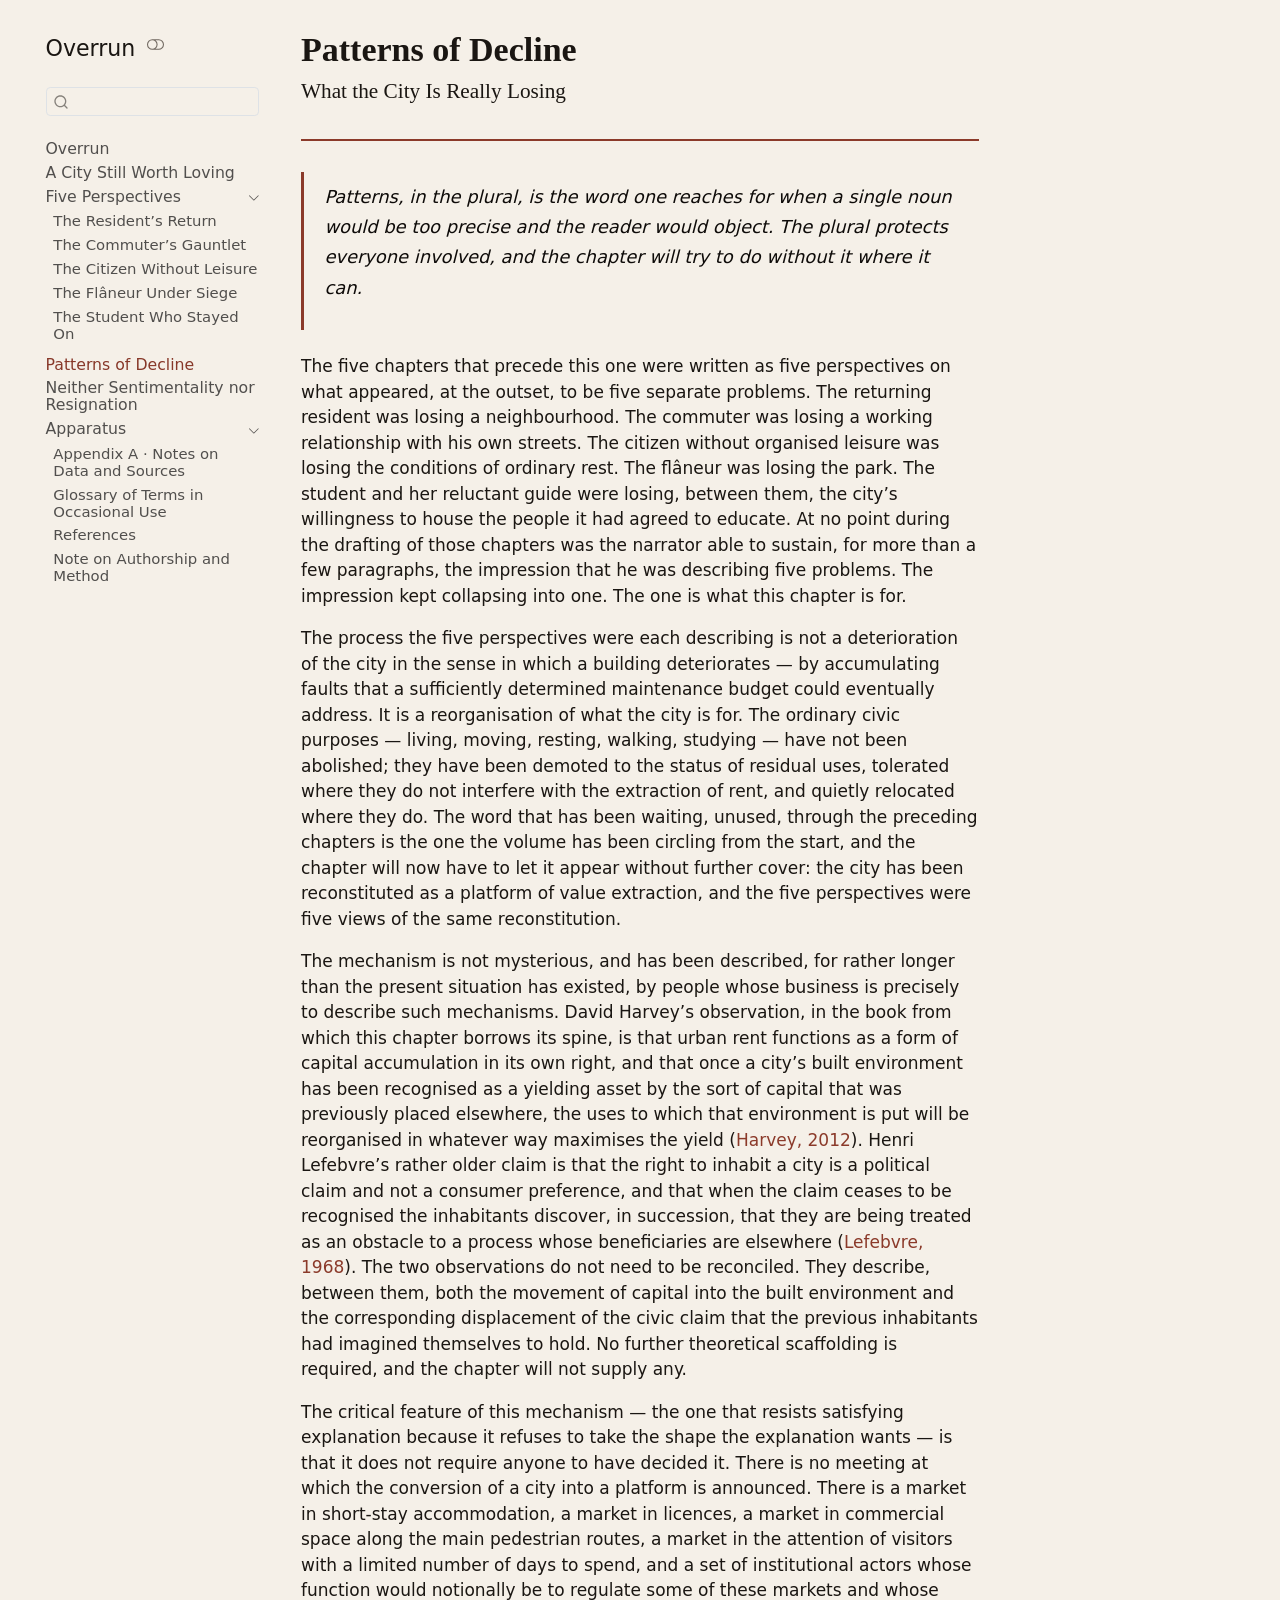
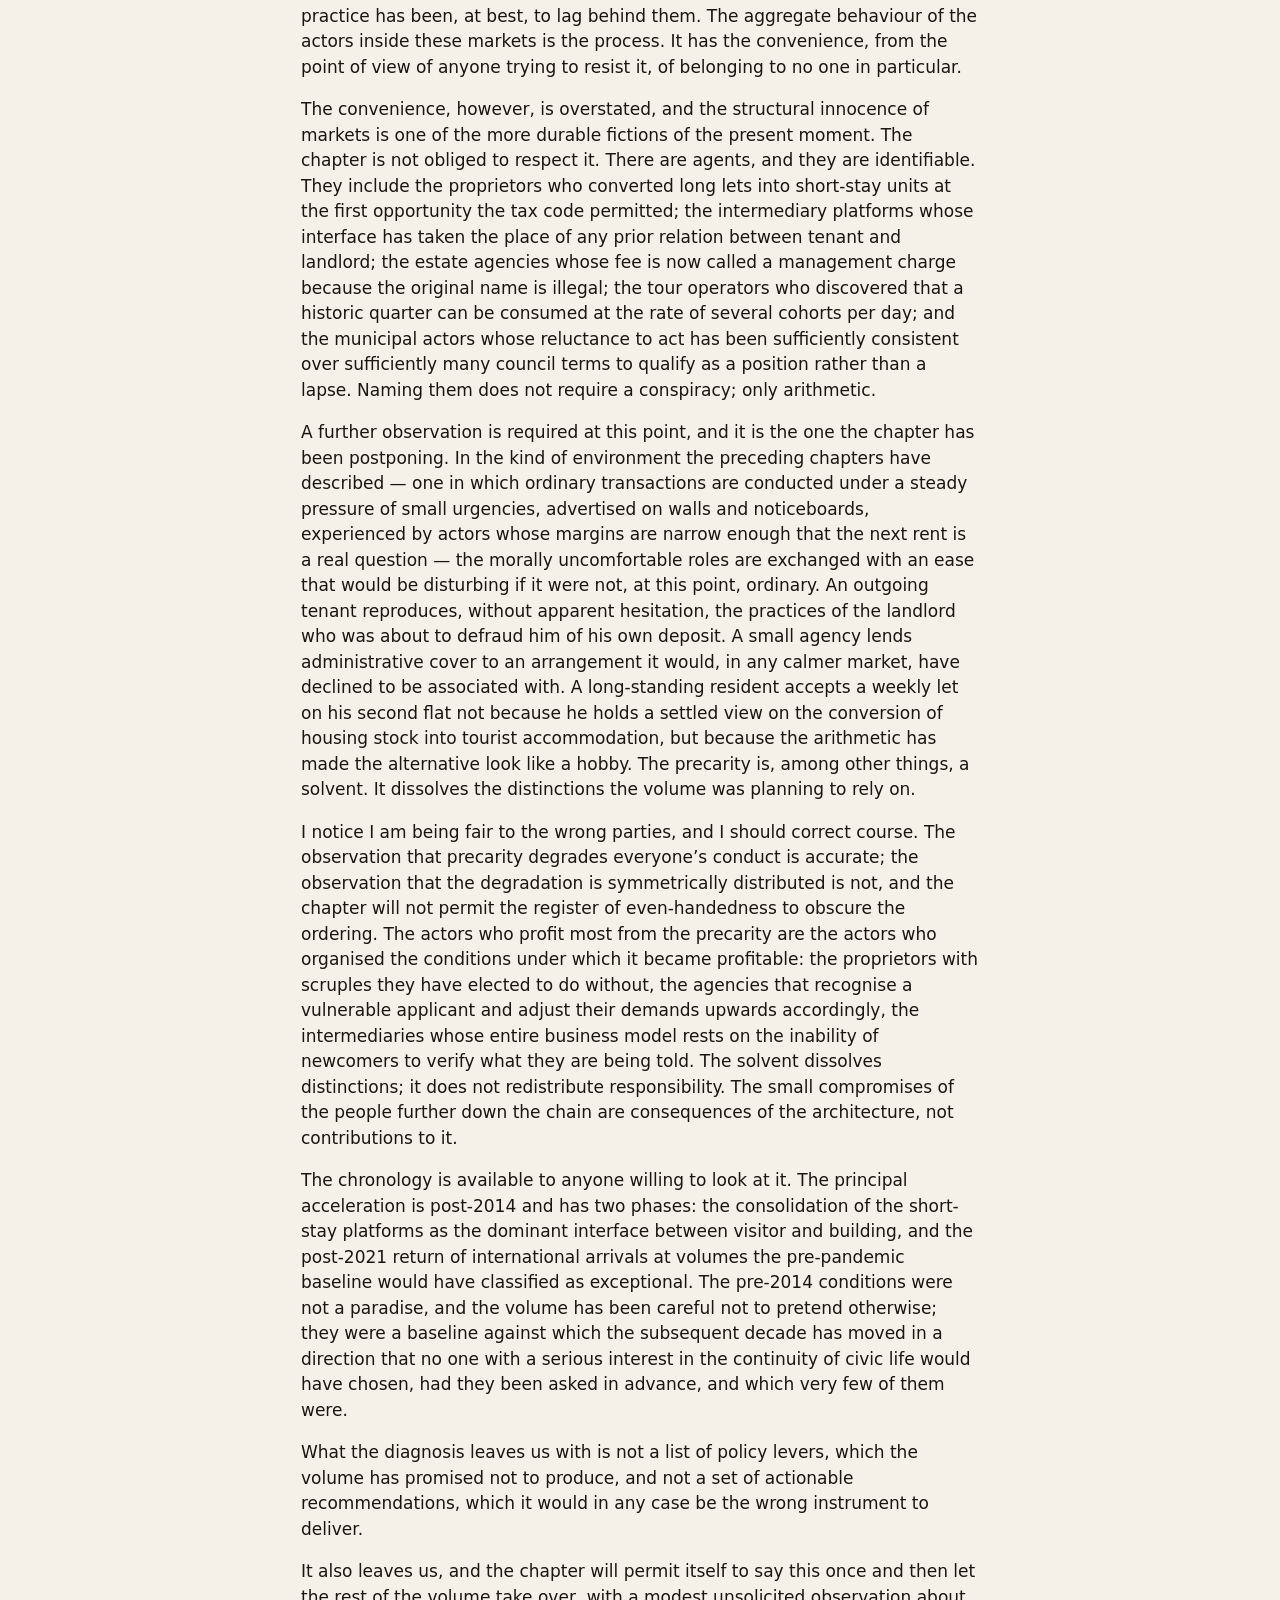
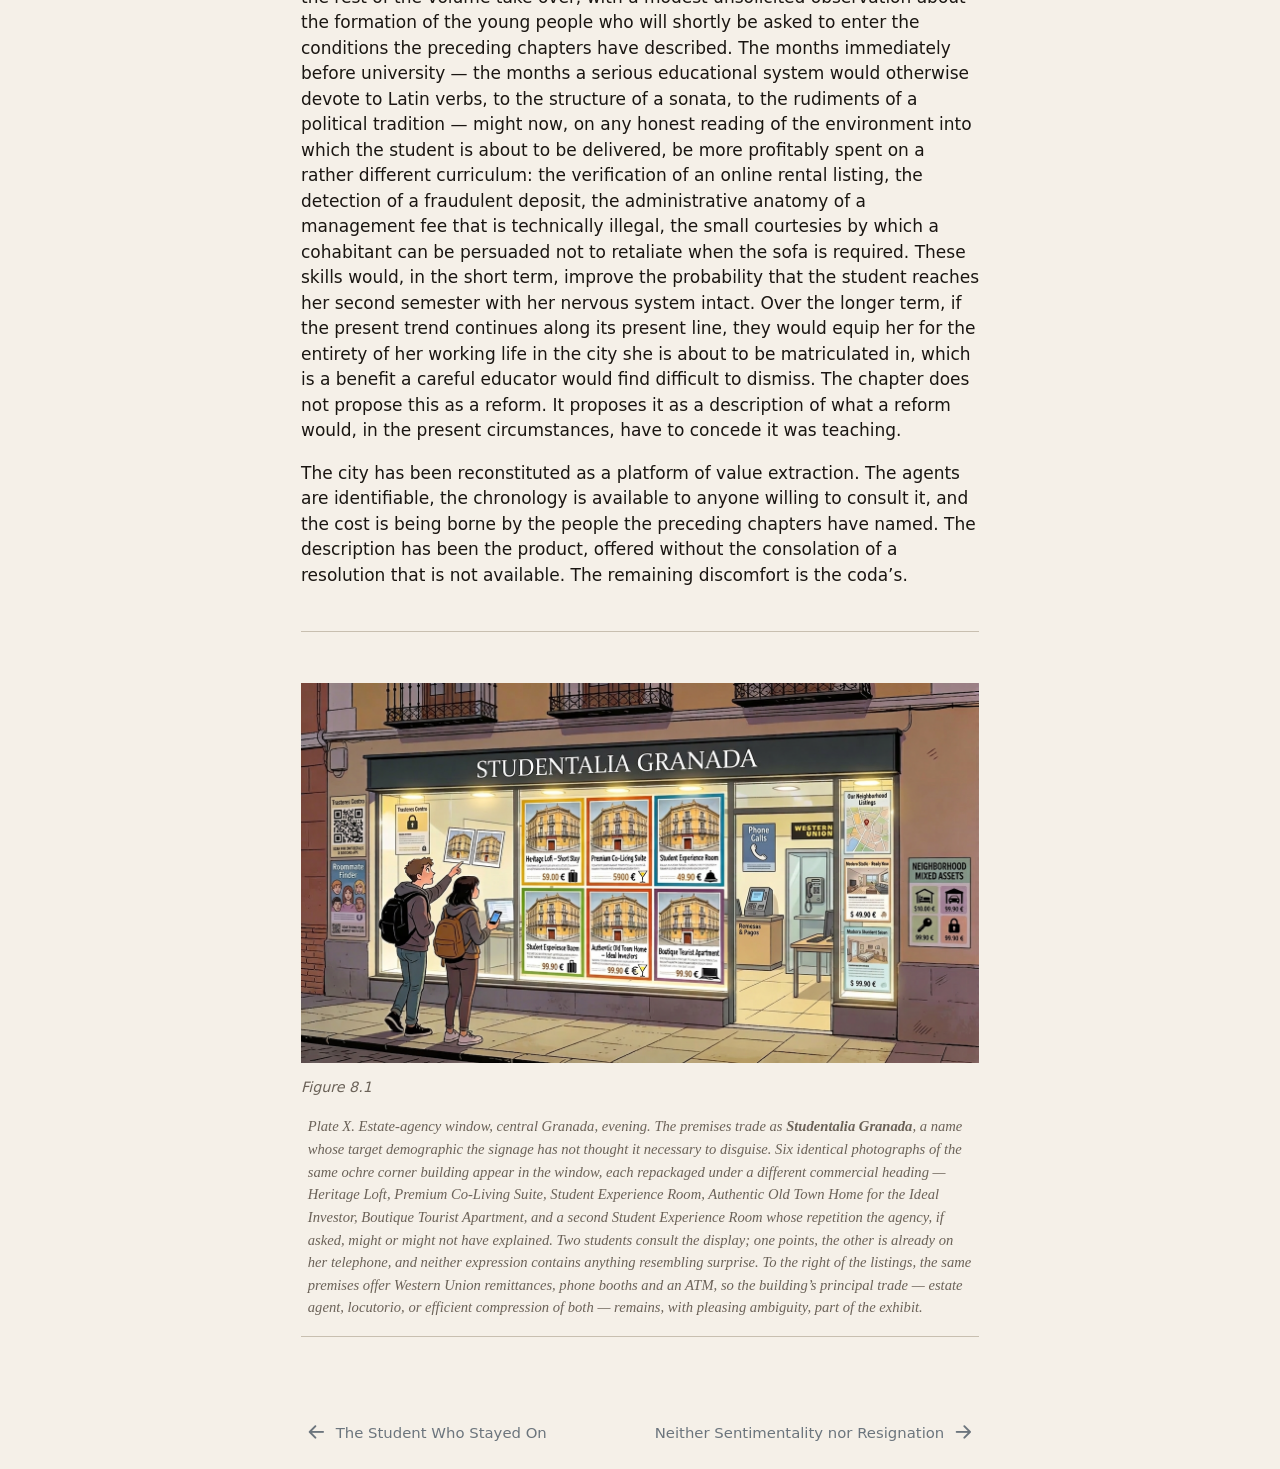
<file: 06-patterns-of-decline.html>
<!DOCTYPE html>
<html xmlns="http://www.w3.org/1999/xhtml" lang="en" xml:lang="en"><head>

<meta charset="utf-8">
<meta name="generator" content="quarto-1.8.27">

<meta name="viewport" content="width=device-width, initial-scale=1.0, user-scalable=yes">


<title>Patterns of Decline – Overrun</title>
<style>
code{white-space: pre-wrap;}
span.smallcaps{font-variant: small-caps;}
div.columns{display: flex; gap: min(4vw, 1.5em);}
div.column{flex: auto; overflow-x: auto;}
div.hanging-indent{margin-left: 1.5em; text-indent: -1.5em;}
ul.task-list{list-style: none;}
ul.task-list li input[type="checkbox"] {
  width: 0.8em;
  margin: 0 0.8em 0.2em -1em; /* quarto-specific, see https://github.com/quarto-dev/quarto-cli/issues/4556 */ 
  vertical-align: middle;
}
/* CSS for citations */
div.csl-bib-body { }
div.csl-entry {
  clear: both;
  margin-bottom: 0em;
}
.hanging-indent div.csl-entry {
  margin-left:2em;
  text-indent:-2em;
}
div.csl-left-margin {
  min-width:2em;
  float:left;
}
div.csl-right-inline {
  margin-left:2em;
  padding-left:1em;
}
div.csl-indent {
  margin-left: 2em;
}</style>


<script src="site_libs/quarto-nav/quarto-nav.js"></script>
<script src="site_libs/quarto-nav/headroom.min.js"></script>
<script src="site_libs/clipboard/clipboard.min.js"></script>
<script src="site_libs/quarto-search/autocomplete.umd.js"></script>
<script src="site_libs/quarto-search/fuse.min.js"></script>
<script src="site_libs/quarto-search/quarto-search.js"></script>
<meta name="quarto:offset" content="./">
<link href="./07-coda.html" rel="next">
<link href="./05-academic-observer.html" rel="prev">
<script src="site_libs/quarto-html/quarto.js" type="module"></script>
<script src="site_libs/quarto-html/tabsets/tabsets.js" type="module"></script>
<script src="site_libs/quarto-html/axe/axe-check.js" type="module"></script>
<script src="site_libs/quarto-html/popper.min.js"></script>
<script src="site_libs/quarto-html/tippy.umd.min.js"></script>
<script src="site_libs/quarto-html/anchor.min.js"></script>
<link href="site_libs/quarto-html/tippy.css" rel="stylesheet">
<link href="site_libs/quarto-html/quarto-syntax-highlighting-ed96de9b727972fe78a7b5d16c58bf87.css" rel="stylesheet" class="quarto-color-scheme" id="quarto-text-highlighting-styles">
<link href="site_libs/quarto-html/quarto-syntax-highlighting-dark-4d9afe2b8d18ee9fa5d0d57b5ed4214d.css" rel="stylesheet" class="quarto-color-scheme quarto-color-alternate" id="quarto-text-highlighting-styles">
<link href="site_libs/quarto-html/quarto-syntax-highlighting-ed96de9b727972fe78a7b5d16c58bf87.css" rel="stylesheet" class="quarto-color-scheme-extra" id="quarto-text-highlighting-styles">
<script src="site_libs/bootstrap/bootstrap.min.js"></script>
<link href="site_libs/bootstrap/bootstrap-icons.css" rel="stylesheet">
<link href="site_libs/bootstrap/bootstrap-942d79f2cc56dfed41c6fddfe7d2ae1d.min.css" rel="stylesheet" append-hash="true" class="quarto-color-scheme" id="quarto-bootstrap" data-mode="light">
<link href="site_libs/bootstrap/bootstrap-dark-aff4b3c965619203e67748c025749833.min.css" rel="stylesheet" append-hash="true" class="quarto-color-scheme quarto-color-alternate" id="quarto-bootstrap" data-mode="dark">
<link href="site_libs/bootstrap/bootstrap-942d79f2cc56dfed41c6fddfe7d2ae1d.min.css" rel="stylesheet" append-hash="true" class="quarto-color-scheme-extra" id="quarto-bootstrap" data-mode="light">
<script id="quarto-search-options" type="application/json">{
  "location": "sidebar",
  "copy-button": false,
  "collapse-after": 3,
  "panel-placement": "start",
  "type": "textbox",
  "limit": 50,
  "keyboard-shortcut": [
    "f",
    "/",
    "s"
  ],
  "show-item-context": false,
  "language": {
    "search-no-results-text": "No results",
    "search-matching-documents-text": "matching documents",
    "search-copy-link-title": "Copy link to search",
    "search-hide-matches-text": "Hide additional matches",
    "search-more-match-text": "more match in this document",
    "search-more-matches-text": "more matches in this document",
    "search-clear-button-title": "Clear",
    "search-text-placeholder": "",
    "search-detached-cancel-button-title": "Cancel",
    "search-submit-button-title": "Submit",
    "search-label": "Search"
  }
}</script>
<style>html{ scroll-behavior: smooth; }</style>


<meta property="og:title" content="Overrun — A Resident’s Report on a City Past Its Limits">
<meta property="og:description" content="Civic Darwinism, Vol. I. Five perspectives on how a Mediterranean city ceased to function as a system of shared civic life and was reconstituted as a platform of value extraction.">
<meta property="og:image" content="/_assets/figures/social-card.png">
<meta property="og:site_name" content="Civic Darwinism">
<meta property="og:locale" content="en_GB">
<meta name="twitter:title" content="Overrun — A Resident’s Report on a City Past Its Limits">
<meta name="twitter:description" content="Civic Darwinism, Vol. I. Five perspectives on urban habitability degradation in a Mediterranean city.">
<meta name="twitter:image" content="/_assets/figures/social-card.png">
<meta name="twitter:card" content="summary_large_image">
</head>

<body class="nav-sidebar floating quarto-light"><script id="quarto-html-before-body" type="application/javascript">
    const toggleBodyColorMode = (bsSheetEl) => {
      const mode = bsSheetEl.getAttribute("data-mode");
      const bodyEl = window.document.querySelector("body");
      if (mode === "dark") {
        bodyEl.classList.add("quarto-dark");
        bodyEl.classList.remove("quarto-light");
      } else {
        bodyEl.classList.add("quarto-light");
        bodyEl.classList.remove("quarto-dark");
      }
    }
    const toggleBodyColorPrimary = () => {
      const bsSheetEl = window.document.querySelector("link#quarto-bootstrap:not([rel=disabled-stylesheet])");
      if (bsSheetEl) {
        toggleBodyColorMode(bsSheetEl);
      }
    }
    const setColorSchemeToggle = (alternate) => {
      const toggles = window.document.querySelectorAll('.quarto-color-scheme-toggle');
      for (let i=0; i < toggles.length; i++) {
        const toggle = toggles[i];
        if (toggle) {
          if (alternate) {
            toggle.classList.add("alternate");
          } else {
            toggle.classList.remove("alternate");
          }
        }
      }
    };
    const toggleColorMode = (alternate) => {
      // Switch the stylesheets
      const primaryStylesheets = window.document.querySelectorAll('link.quarto-color-scheme:not(.quarto-color-alternate)');
      const alternateStylesheets = window.document.querySelectorAll('link.quarto-color-scheme.quarto-color-alternate');
      manageTransitions('#quarto-margin-sidebar .nav-link', false);
      if (alternate) {
        // note: dark is layered on light, we don't disable primary!
        enableStylesheet(alternateStylesheets);
        for (const sheetNode of alternateStylesheets) {
          if (sheetNode.id === "quarto-bootstrap") {
            toggleBodyColorMode(sheetNode);
          }
        }
      } else {
        disableStylesheet(alternateStylesheets);
        enableStylesheet(primaryStylesheets)
        toggleBodyColorPrimary();
      }
      manageTransitions('#quarto-margin-sidebar .nav-link', true);
      // Switch the toggles
      setColorSchemeToggle(alternate)
      // Hack to workaround the fact that safari doesn't
      // properly recolor the scrollbar when toggling (#1455)
      if (navigator.userAgent.indexOf('Safari') > 0 && navigator.userAgent.indexOf('Chrome') == -1) {
        manageTransitions("body", false);
        window.scrollTo(0, 1);
        setTimeout(() => {
          window.scrollTo(0, 0);
          manageTransitions("body", true);
        }, 40);
      }
    }
    const disableStylesheet = (stylesheets) => {
      for (let i=0; i < stylesheets.length; i++) {
        const stylesheet = stylesheets[i];
        stylesheet.rel = 'disabled-stylesheet';
      }
    }
    const enableStylesheet = (stylesheets) => {
      for (let i=0; i < stylesheets.length; i++) {
        const stylesheet = stylesheets[i];
        if(stylesheet.rel !== 'stylesheet') { // for Chrome, which will still FOUC without this check
          stylesheet.rel = 'stylesheet';
        }
      }
    }
    const manageTransitions = (selector, allowTransitions) => {
      const els = window.document.querySelectorAll(selector);
      for (let i=0; i < els.length; i++) {
        const el = els[i];
        if (allowTransitions) {
          el.classList.remove('notransition');
        } else {
          el.classList.add('notransition');
        }
      }
    }
    const isFileUrl = () => {
      return window.location.protocol === 'file:';
    }
    const hasAlternateSentinel = () => {
      let styleSentinel = getColorSchemeSentinel();
      if (styleSentinel !== null) {
        return styleSentinel === "alternate";
      } else {
        return false;
      }
    }
    const setStyleSentinel = (alternate) => {
      const value = alternate ? "alternate" : "default";
      if (!isFileUrl()) {
        window.localStorage.setItem("quarto-color-scheme", value);
      } else {
        localAlternateSentinel = value;
      }
    }
    const getColorSchemeSentinel = () => {
      if (!isFileUrl()) {
        const storageValue = window.localStorage.getItem("quarto-color-scheme");
        return storageValue != null ? storageValue : localAlternateSentinel;
      } else {
        return localAlternateSentinel;
      }
    }
    const toggleGiscusIfUsed = (isAlternate, darkModeDefault) => {
      const baseTheme = document.querySelector('#giscus-base-theme')?.value ?? 'light';
      const alternateTheme = document.querySelector('#giscus-alt-theme')?.value ?? 'dark';
      let newTheme = '';
      if(authorPrefersDark) {
        newTheme = isAlternate ? baseTheme : alternateTheme;
      } else {
        newTheme = isAlternate ? alternateTheme : baseTheme;
      }
      const changeGiscusTheme = () => {
        // From: https://github.com/giscus/giscus/issues/336
        const sendMessage = (message) => {
          const iframe = document.querySelector('iframe.giscus-frame');
          if (!iframe) return;
          iframe.contentWindow.postMessage({ giscus: message }, 'https://giscus.app');
        }
        sendMessage({
          setConfig: {
            theme: newTheme
          }
        });
      }
      const isGiscussLoaded = window.document.querySelector('iframe.giscus-frame') !== null;
      if (isGiscussLoaded) {
        changeGiscusTheme();
      }
    };
    const authorPrefersDark = false;
    const darkModeDefault = authorPrefersDark;
      document.querySelector('link#quarto-text-highlighting-styles.quarto-color-scheme-extra').rel = 'disabled-stylesheet';
      document.querySelector('link#quarto-bootstrap.quarto-color-scheme-extra').rel = 'disabled-stylesheet';
    let localAlternateSentinel = darkModeDefault ? 'alternate' : 'default';
    // Dark / light mode switch
    window.quartoToggleColorScheme = () => {
      // Read the current dark / light value
      let toAlternate = !hasAlternateSentinel();
      toggleColorMode(toAlternate);
      setStyleSentinel(toAlternate);
      toggleGiscusIfUsed(toAlternate, darkModeDefault);
      window.dispatchEvent(new Event('resize'));
    };
    // Switch to dark mode if need be
    if (hasAlternateSentinel()) {
      toggleColorMode(true);
    } else {
      toggleColorMode(false);
    }
  </script>

<div id="quarto-search-results"></div>
  <header id="quarto-header" class="headroom fixed-top">
  <nav class="quarto-secondary-nav">
    <div class="container-fluid d-flex">
      <button type="button" class="quarto-btn-toggle btn" data-bs-toggle="collapse" role="button" data-bs-target=".quarto-sidebar-collapse-item" aria-controls="quarto-sidebar" aria-expanded="false" aria-label="Toggle sidebar navigation" onclick="if (window.quartoToggleHeadroom) { window.quartoToggleHeadroom(); }">
        <i class="bi bi-layout-text-sidebar-reverse"></i>
      </button>
        <nav class="quarto-page-breadcrumbs" aria-label="breadcrumb"><ol class="breadcrumb"><li class="breadcrumb-item"><a href="./06-patterns-of-decline.html"><span class="chapter-title">Patterns of Decline</span></a></li></ol></nav>
        <a class="flex-grow-1" role="navigation" data-bs-toggle="collapse" data-bs-target=".quarto-sidebar-collapse-item" aria-controls="quarto-sidebar" aria-expanded="false" aria-label="Toggle sidebar navigation" onclick="if (window.quartoToggleHeadroom) { window.quartoToggleHeadroom(); }">      
        </a>
      <button type="button" class="btn quarto-search-button" aria-label="Search" onclick="window.quartoOpenSearch();">
        <i class="bi bi-search"></i>
      </button>
    </div>
  </nav>
</header>
<!-- content -->
<div id="quarto-content" class="quarto-container page-columns page-rows-contents page-layout-article">
<!-- sidebar -->
  <nav id="quarto-sidebar" class="sidebar collapse collapse-horizontal quarto-sidebar-collapse-item sidebar-navigation floating overflow-auto">
    <div class="pt-lg-2 mt-2 text-left sidebar-header">
    <div class="sidebar-title mb-0 py-0">
      <a href="./">Overrun</a> 
        <div class="sidebar-tools-main">
  <a href="" class="quarto-color-scheme-toggle quarto-navigation-tool  px-1" onclick="window.quartoToggleColorScheme(); return false;" title="Toggle dark mode"><i class="bi"></i></a>
</div>
    </div>
      </div>
        <div class="mt-2 flex-shrink-0 align-items-center">
        <div class="sidebar-search">
        <div id="quarto-search" class="" title="Search"></div>
        </div>
        </div>
    <div class="sidebar-menu-container"> 
    <ul class="list-unstyled mt-1">
        <li class="sidebar-item">
  <div class="sidebar-item-container"> 
  <a href="./index.html" class="sidebar-item-text sidebar-link"><span class="chapter-title">Overrun</span></a>
  </div>
</li>
        <li class="sidebar-item">
  <div class="sidebar-item-container"> 
  <a href="./00-before-the-threshold.html" class="sidebar-item-text sidebar-link"><span class="chapter-title">A City Still Worth Loving</span></a>
  </div>
</li>
        <li class="sidebar-item sidebar-item-section">
      <div class="sidebar-item-container"> 
            <a class="sidebar-item-text sidebar-link text-start" data-bs-toggle="collapse" data-bs-target="#quarto-sidebar-section-1" role="navigation" aria-expanded="true">
 <span class="menu-text">Five Perspectives</span></a>
          <a class="sidebar-item-toggle text-start" data-bs-toggle="collapse" data-bs-target="#quarto-sidebar-section-1" role="navigation" aria-expanded="true" aria-label="Toggle section">
            <i class="bi bi-chevron-right ms-2"></i>
          </a> 
      </div>
      <ul id="quarto-sidebar-section-1" class="collapse list-unstyled sidebar-section depth1 show">  
          <li class="sidebar-item">
  <div class="sidebar-item-container"> 
  <a href="./01-residents-return.html" class="sidebar-item-text sidebar-link"><span class="chapter-title">The Resident’s Return</span></a>
  </div>
</li>
          <li class="sidebar-item">
  <div class="sidebar-item-container"> 
  <a href="./02-commuters-gauntlet.html" class="sidebar-item-text sidebar-link"><span class="chapter-title">The Commuter’s Gauntlet</span></a>
  </div>
</li>
          <li class="sidebar-item">
  <div class="sidebar-item-container"> 
  <a href="./03-citizen-without-leisure.html" class="sidebar-item-text sidebar-link"><span class="chapter-title">The Citizen Without Leisure</span></a>
  </div>
</li>
          <li class="sidebar-item">
  <div class="sidebar-item-container"> 
  <a href="./04-flaneur-under-siege.html" class="sidebar-item-text sidebar-link"><span class="chapter-title">The Flâneur Under Siege</span></a>
  </div>
</li>
          <li class="sidebar-item">
  <div class="sidebar-item-container"> 
  <a href="./05-academic-observer.html" class="sidebar-item-text sidebar-link"><span class="chapter-title">The Student Who Stayed On</span></a>
  </div>
</li>
      </ul>
  </li>
        <li class="sidebar-item">
  <div class="sidebar-item-container"> 
  <a href="./06-patterns-of-decline.html" class="sidebar-item-text sidebar-link active"><span class="chapter-title">Patterns of Decline</span></a>
  </div>
</li>
        <li class="sidebar-item">
  <div class="sidebar-item-container"> 
  <a href="./07-coda.html" class="sidebar-item-text sidebar-link"><span class="chapter-title">Neither Sentimentality nor Resignation</span></a>
  </div>
</li>
        <li class="sidebar-item sidebar-item-section">
      <div class="sidebar-item-container"> 
            <a class="sidebar-item-text sidebar-link text-start" data-bs-toggle="collapse" data-bs-target="#quarto-sidebar-section-2" role="navigation" aria-expanded="true">
 <span class="menu-text">Apparatus</span></a>
          <a class="sidebar-item-toggle text-start" data-bs-toggle="collapse" data-bs-target="#quarto-sidebar-section-2" role="navigation" aria-expanded="true" aria-label="Toggle section">
            <i class="bi bi-chevron-right ms-2"></i>
          </a> 
      </div>
      <ul id="quarto-sidebar-section-2" class="collapse list-unstyled sidebar-section depth1 show">  
          <li class="sidebar-item">
  <div class="sidebar-item-container"> 
  <a href="./appendix-data.html" class="sidebar-item-text sidebar-link"><span class="chapter-title">Appendix A · Notes on Data and Sources</span></a>
  </div>
</li>
          <li class="sidebar-item">
  <div class="sidebar-item-container"> 
  <a href="./glossary.html" class="sidebar-item-text sidebar-link"><span class="chapter-title">Glossary of Terms in Occasional Use</span></a>
  </div>
</li>
          <li class="sidebar-item">
  <div class="sidebar-item-container"> 
  <a href="./references.html" class="sidebar-item-text sidebar-link"><span class="chapter-title">References</span></a>
  </div>
</li>
          <li class="sidebar-item">
  <div class="sidebar-item-container"> 
  <a href="./note-on-method.html" class="sidebar-item-text sidebar-link"><span class="chapter-title">Note on Authorship and Method</span></a>
  </div>
</li>
      </ul>
  </li>
    </ul>
    </div>
</nav>
<div id="quarto-sidebar-glass" class="quarto-sidebar-collapse-item" data-bs-toggle="collapse" data-bs-target=".quarto-sidebar-collapse-item"></div>
<!-- margin-sidebar -->
    <div id="quarto-margin-sidebar" class="sidebar margin-sidebar zindex-bottom">
        
    </div>
<!-- main -->
<main class="content" id="quarto-document-content">


<header id="title-block-header" class="quarto-title-block default">
<div class="quarto-title">
<h1 class="title"><span class="chapter-title">Patterns of Decline</span></h1>
<p class="subtitle lead">What the City Is Really Losing</p>
</div>



<div class="quarto-title-meta">

    
  
    
  </div>
  


</header>


<div class="block-irony">
<p><em>Patterns</em>, <em>in the plural</em>, <em>is the word one reaches for when a single noun would be too precise and the reader would object. The plural protects everyone involved, and the chapter will try to do without it where it can.</em></p>
</div>
<p>The five chapters that precede this one were written as five perspectives on what appeared, at the outset, to be five separate problems. The returning resident was losing a neighbourhood. The commuter was losing a working relationship with his own streets. The citizen without organised leisure was losing the conditions of ordinary rest. The flâneur was losing the park. The student and her reluctant guide were losing, between them, the city’s willingness to house the people it had agreed to educate. At no point during the drafting of those chapters was the narrator able to sustain, for more than a few paragraphs, the impression that he was describing five problems. The impression kept collapsing into one. The one is what this chapter is for.</p>
<p>The process the five perspectives were each describing is not a deterioration of the city in the sense in which a building deteriorates — by accumulating faults that a sufficiently determined maintenance budget could eventually address. It is a reorganisation of what the city is for. The ordinary civic purposes — living, moving, resting, walking, studying — have not been abolished; they have been demoted to the status of residual uses, tolerated where they do not interfere with the extraction of rent, and quietly relocated where they do. The word that has been waiting, unused, through the preceding chapters is the one the volume has been circling from the start, and the chapter will now have to let it appear without further cover: the city has been reconstituted as a platform of value extraction, and the five perspectives were five views of the same reconstitution.</p>
<p>The mechanism is not mysterious, and has been described, for rather longer than the present situation has existed, by people whose business is precisely to describe such mechanisms. David Harvey’s observation, in the book from which this chapter borrows its spine, is that urban rent functions as a form of capital accumulation in its own right, and that once a city’s built environment has been recognised as a yielding asset by the sort of capital that was previously placed elsewhere, the uses to which that environment is put will be reorganised in whatever way maximises the yield <span class="citation" data-cites="harvey_2012">(<a href="references.html#ref-harvey_2012" role="doc-biblioref">Harvey, 2012</a>)</span>. Henri Lefebvre’s rather older claim is that the right to inhabit a city is a political claim and not a consumer preference, and that when the claim ceases to be recognised the inhabitants discover, in succession, that they are being treated as an obstacle to a process whose beneficiaries are elsewhere <span class="citation" data-cites="lefebvre_1968">(<a href="references.html#ref-lefebvre_1968" role="doc-biblioref">Lefebvre, 1968</a>)</span>. The two observations do not need to be reconciled. They describe, between them, both the movement of capital into the built environment and the corresponding displacement of the civic claim that the previous inhabitants had imagined themselves to hold. No further theoretical scaffolding is required, and the chapter will not supply any.</p>
<p>The critical feature of this mechanism — the one that resists satisfying explanation because it refuses to take the shape the explanation wants — is that it does not require anyone to have decided it. There is no meeting at which the conversion of a city into a platform is announced. There is a market in short-stay accommodation, a market in licences, a market in commercial space along the main pedestrian routes, a market in the attention of visitors with a limited number of days to spend, and a set of institutional actors whose function would notionally be to regulate some of these markets and whose practice has been, at best, to lag behind them. The aggregate behaviour of the actors inside these markets is the process. It has the convenience, from the point of view of anyone trying to resist it, of belonging to no one in particular.</p>
<p>The convenience, however, is overstated, and the structural innocence of markets is one of the more durable fictions of the present moment. The chapter is not obliged to respect it. There are agents, and they are identifiable. They include the proprietors who converted long lets into short-stay units at the first opportunity the tax code permitted; the intermediary platforms whose interface has taken the place of any prior relation between tenant and landlord; the estate agencies whose fee is now called a management charge because the original name is illegal; the tour operators who discovered that a historic quarter can be consumed at the rate of several cohorts per day; and the municipal actors whose reluctance to act has been sufficiently consistent over sufficiently many council terms to qualify as a position rather than a lapse. Naming them does not require a conspiracy; only arithmetic.</p>
<p>A further observation is required at this point, and it is the one the chapter has been postponing. In the kind of environment the preceding chapters have described — one in which ordinary transactions are conducted under a steady pressure of small urgencies, advertised on walls and noticeboards, experienced by actors whose margins are narrow enough that the next rent is a real question — the morally uncomfortable roles are exchanged with an ease that would be disturbing if it were not, at this point, ordinary. An outgoing tenant reproduces, without apparent hesitation, the practices of the landlord who was about to defraud him of his own deposit. A small agency lends administrative cover to an arrangement it would, in any calmer market, have declined to be associated with. A long-standing resident accepts a weekly let on his second flat not because he holds a settled view on the conversion of housing stock into tourist accommodation, but because the arithmetic has made the alternative look like a hobby. The precarity is, among other things, a solvent. It dissolves the distinctions the volume was planning to rely on.</p>
<p>I notice I am being fair to the wrong parties, and I should correct course. The observation that precarity degrades everyone’s conduct is accurate; the observation that the degradation is symmetrically distributed is not, and the chapter will not permit the register of even-handedness to obscure the ordering. The actors who profit most from the precarity are the actors who organised the conditions under which it became profitable: the proprietors with scruples they have elected to do without, the agencies that recognise a vulnerable applicant and adjust their demands upwards accordingly, the intermediaries whose entire business model rests on the inability of newcomers to verify what they are being told. The solvent dissolves distinctions; it does not redistribute responsibility. The small compromises of the people further down the chain are consequences of the architecture, not contributions to it.</p>
<p>The chronology is available to anyone willing to look at it. The principal acceleration is post-2014 and has two phases: the consolidation of the short-stay platforms as the dominant interface between visitor and building, and the post-2021 return of international arrivals at volumes the pre-pandemic baseline would have classified as exceptional. The pre-2014 conditions were not a paradise, and the volume has been careful not to pretend otherwise; they were a baseline against which the subsequent decade has moved in a direction that no one with a serious interest in the continuity of civic life would have chosen, had they been asked in advance, and which very few of them were.</p>
<p>What the diagnosis leaves us with is not a list of policy levers, which the volume has promised not to produce, and not a set of actionable recommendations, which it would in any case be the wrong instrument to deliver.</p>
<p>It also leaves us, and the chapter will permit itself to say this once and then let the rest of the volume take over, with a modest unsolicited observation about the formation of the young people who will shortly be asked to enter the conditions the preceding chapters have described. The months immediately before university — the months a serious educational system would otherwise devote to Latin verbs, to the structure of a sonata, to the rudiments of a political tradition — might now, on any honest reading of the environment into which the student is about to be delivered, be more profitably spent on a rather different curriculum: the verification of an online rental listing, the detection of a fraudulent deposit, the administrative anatomy of a management fee that is technically illegal, the small courtesies by which a cohabitant can be persuaded not to retaliate when the sofa is required. These skills would, in the short term, improve the probability that the student reaches her second semester with her nervous system intact. Over the longer term, if the present trend continues along its present line, they would equip her for the entirety of her working life in the city she is about to be matriculated in, which is a benefit a careful educator would find difficult to dismiss. The chapter does not propose this as a reform. It proposes it as a description of what a reform would, in the present circumstances, have to concede it was teaching.</p>
<p>The city has been reconstituted as a platform of value extraction. The agents are identifiable, the chronology is available to anyone willing to consult it, and the cost is being borne by the people the preceding chapters have named. The description has been the product, offered without the consolation of a resolution that is not available. The remaining discomfort is the coda’s.</p>
<div class="plate">
<div id="fig-studental" class="quarto-float quarto-figure quarto-figure-center anchored" alt="Illustration of an estate agency window in central Granada in which the same historic building has been posted five times over, each listing offering it under a different product category, with no apparent recognition that the five categories refer to the same address.">
<figure class="quarto-float quarto-float-fig figure">
<div aria-describedby="fig-studental-caption-0ceaefa1-69ba-4598-a22c-09a6ac19f8ca">
<img src="_assets/figures/11-studentalia.png" id="fig-studental" class="no-fig-label img-fluid figure-img" alt="Illustration of an estate agency window in central Granada in which the same historic building has been posted five times over, each listing offering it under a different product category, with no apparent recognition that the five categories refer to the same address.">
</div>
<figcaption class="quarto-float-caption-bottom quarto-float-caption quarto-float-fig quarto-uncaptioned" id="fig-studental-caption-0ceaefa1-69ba-4598-a22c-09a6ac19f8ca">
Figure&nbsp;8.1
</figcaption>
</figure>
</div>
<p><em>Plate X. Estate-agency window, central Granada, evening. The premises trade as <strong>Studentalia Granada</strong>, a name whose target demographic the signage has not thought it necessary to disguise. Six identical photographs of the same ochre corner building appear in the window, each repackaged under a different commercial heading — Heritage Loft, Premium Co-Living Suite, Student Experience Room, Authentic Old Town Home for the Ideal Investor, Boutique Tourist Apartment, and a second Student Experience Room whose repetition the agency, if asked, might or might not have explained. Two students consult the display; one points, the other is already on her telephone, and neither expression contains anything resembling surprise. To the right of the listings, the same premises offer Western Union remittances, phone booths and an ATM, so the building’s principal trade — estate agent, locutorio, or efficient compression of both — remains, with pleasing ambiguity, part of the exhibit.</em></p>
</div>


<div id="refs" class="references csl-bib-body hanging-indent" data-entry-spacing="0" data-line-spacing="2" role="list" style="display: none">
<div id="ref-harvey_2012" class="csl-entry" role="listitem">
Harvey, David. (2012). <em>Rebel cities: From the right to the city to the urban revolution</em>. Verso.
</div>
<div id="ref-lefebvre_1968" class="csl-entry" role="listitem">
Lefebvre, Henri. (1968). <em>Le droit à la ville</em>. Anthropos.
</div>
</div>

</main> <!-- /main -->
<script id="quarto-html-after-body" type="application/javascript">
  window.document.addEventListener("DOMContentLoaded", function (event) {
    // Ensure there is a toggle, if there isn't float one in the top right
    if (window.document.querySelector('.quarto-color-scheme-toggle') === null) {
      const a = window.document.createElement('a');
      a.classList.add('top-right');
      a.classList.add('quarto-color-scheme-toggle');
      a.href = "";
      a.onclick = function() { try { window.quartoToggleColorScheme(); } catch {} return false; };
      const i = window.document.createElement("i");
      i.classList.add('bi');
      a.appendChild(i);
      window.document.body.appendChild(a);
    }
    setColorSchemeToggle(hasAlternateSentinel())
    const icon = "";
    const anchorJS = new window.AnchorJS();
    anchorJS.options = {
      placement: 'right',
      icon: icon
    };
    anchorJS.add('.anchored');
    const isCodeAnnotation = (el) => {
      for (const clz of el.classList) {
        if (clz.startsWith('code-annotation-')) {                     
          return true;
        }
      }
      return false;
    }
    const onCopySuccess = function(e) {
      // button target
      const button = e.trigger;
      // don't keep focus
      button.blur();
      // flash "checked"
      button.classList.add('code-copy-button-checked');
      var currentTitle = button.getAttribute("title");
      button.setAttribute("title", "Copied!");
      let tooltip;
      if (window.bootstrap) {
        button.setAttribute("data-bs-toggle", "tooltip");
        button.setAttribute("data-bs-placement", "left");
        button.setAttribute("data-bs-title", "Copied!");
        tooltip = new bootstrap.Tooltip(button, 
          { trigger: "manual", 
            customClass: "code-copy-button-tooltip",
            offset: [0, -8]});
        tooltip.show();    
      }
      setTimeout(function() {
        if (tooltip) {
          tooltip.hide();
          button.removeAttribute("data-bs-title");
          button.removeAttribute("data-bs-toggle");
          button.removeAttribute("data-bs-placement");
        }
        button.setAttribute("title", currentTitle);
        button.classList.remove('code-copy-button-checked');
      }, 1000);
      // clear code selection
      e.clearSelection();
    }
    const getTextToCopy = function(trigger) {
      const outerScaffold = trigger.parentElement.cloneNode(true);
      const codeEl = outerScaffold.querySelector('code');
      for (const childEl of codeEl.children) {
        if (isCodeAnnotation(childEl)) {
          childEl.remove();
        }
      }
      return codeEl.innerText;
    }
    const clipboard = new window.ClipboardJS('.code-copy-button:not([data-in-quarto-modal])', {
      text: getTextToCopy
    });
    clipboard.on('success', onCopySuccess);
    if (window.document.getElementById('quarto-embedded-source-code-modal')) {
      const clipboardModal = new window.ClipboardJS('.code-copy-button[data-in-quarto-modal]', {
        text: getTextToCopy,
        container: window.document.getElementById('quarto-embedded-source-code-modal')
      });
      clipboardModal.on('success', onCopySuccess);
    }
      var localhostRegex = new RegExp(/^(?:http|https):\/\/localhost\:?[0-9]*\//);
      var mailtoRegex = new RegExp(/^mailto:/);
        var filterRegex = new RegExp('/' + window.location.host + '/');
      var isInternal = (href) => {
          return filterRegex.test(href) || localhostRegex.test(href) || mailtoRegex.test(href);
      }
      // Inspect non-navigation links and adorn them if external
     var links = window.document.querySelectorAll('a[href]:not(.nav-link):not(.navbar-brand):not(.toc-action):not(.sidebar-link):not(.sidebar-item-toggle):not(.pagination-link):not(.no-external):not([aria-hidden]):not(.dropdown-item):not(.quarto-navigation-tool):not(.about-link)');
      for (var i=0; i<links.length; i++) {
        const link = links[i];
        if (!isInternal(link.href)) {
          // undo the damage that might have been done by quarto-nav.js in the case of
          // links that we want to consider external
          if (link.dataset.originalHref !== undefined) {
            link.href = link.dataset.originalHref;
          }
            // target, if specified
            link.setAttribute("target", "_blank");
            if (link.getAttribute("rel") === null) {
              link.setAttribute("rel", "noopener");
            }
        }
      }
    function tippyHover(el, contentFn, onTriggerFn, onUntriggerFn) {
      const config = {
        allowHTML: true,
        maxWidth: 500,
        delay: 100,
        arrow: false,
        appendTo: function(el) {
            return el.parentElement;
        },
        interactive: true,
        interactiveBorder: 10,
        theme: 'quarto',
        placement: 'bottom-start',
      };
      if (contentFn) {
        config.content = contentFn;
      }
      if (onTriggerFn) {
        config.onTrigger = onTriggerFn;
      }
      if (onUntriggerFn) {
        config.onUntrigger = onUntriggerFn;
      }
      window.tippy(el, config); 
    }
    const noterefs = window.document.querySelectorAll('a[role="doc-noteref"]');
    for (var i=0; i<noterefs.length; i++) {
      const ref = noterefs[i];
      tippyHover(ref, function() {
        // use id or data attribute instead here
        let href = ref.getAttribute('data-footnote-href') || ref.getAttribute('href');
        try { href = new URL(href).hash; } catch {}
        const id = href.replace(/^#\/?/, "");
        const note = window.document.getElementById(id);
        if (note) {
          return note.innerHTML;
        } else {
          return "";
        }
      });
    }
    const xrefs = window.document.querySelectorAll('a.quarto-xref');
    const processXRef = (id, note) => {
      // Strip column container classes
      const stripColumnClz = (el) => {
        el.classList.remove("page-full", "page-columns");
        if (el.children) {
          for (const child of el.children) {
            stripColumnClz(child);
          }
        }
      }
      stripColumnClz(note)
      if (id === null || id.startsWith('sec-')) {
        // Special case sections, only their first couple elements
        const container = document.createElement("div");
        if (note.children && note.children.length > 2) {
          container.appendChild(note.children[0].cloneNode(true));
          for (let i = 1; i < note.children.length; i++) {
            const child = note.children[i];
            if (child.tagName === "P" && child.innerText === "") {
              continue;
            } else {
              container.appendChild(child.cloneNode(true));
              break;
            }
          }
          if (window.Quarto?.typesetMath) {
            window.Quarto.typesetMath(container);
          }
          return container.innerHTML
        } else {
          if (window.Quarto?.typesetMath) {
            window.Quarto.typesetMath(note);
          }
          return note.innerHTML;
        }
      } else {
        // Remove any anchor links if they are present
        const anchorLink = note.querySelector('a.anchorjs-link');
        if (anchorLink) {
          anchorLink.remove();
        }
        if (window.Quarto?.typesetMath) {
          window.Quarto.typesetMath(note);
        }
        if (note.classList.contains("callout")) {
          return note.outerHTML;
        } else {
          return note.innerHTML;
        }
      }
    }
    for (var i=0; i<xrefs.length; i++) {
      const xref = xrefs[i];
      tippyHover(xref, undefined, function(instance) {
        instance.disable();
        let url = xref.getAttribute('href');
        let hash = undefined; 
        if (url.startsWith('#')) {
          hash = url;
        } else {
          try { hash = new URL(url).hash; } catch {}
        }
        if (hash) {
          const id = hash.replace(/^#\/?/, "");
          const note = window.document.getElementById(id);
          if (note !== null) {
            try {
              const html = processXRef(id, note.cloneNode(true));
              instance.setContent(html);
            } finally {
              instance.enable();
              instance.show();
            }
          } else {
            // See if we can fetch this
            fetch(url.split('#')[0])
            .then(res => res.text())
            .then(html => {
              const parser = new DOMParser();
              const htmlDoc = parser.parseFromString(html, "text/html");
              const note = htmlDoc.getElementById(id);
              if (note !== null) {
                const html = processXRef(id, note);
                instance.setContent(html);
              } 
            }).finally(() => {
              instance.enable();
              instance.show();
            });
          }
        } else {
          // See if we can fetch a full url (with no hash to target)
          // This is a special case and we should probably do some content thinning / targeting
          fetch(url)
          .then(res => res.text())
          .then(html => {
            const parser = new DOMParser();
            const htmlDoc = parser.parseFromString(html, "text/html");
            const note = htmlDoc.querySelector('main.content');
            if (note !== null) {
              // This should only happen for chapter cross references
              // (since there is no id in the URL)
              // remove the first header
              if (note.children.length > 0 && note.children[0].tagName === "HEADER") {
                note.children[0].remove();
              }
              const html = processXRef(null, note);
              instance.setContent(html);
            } 
          }).finally(() => {
            instance.enable();
            instance.show();
          });
        }
      }, function(instance) {
      });
    }
        let selectedAnnoteEl;
        const selectorForAnnotation = ( cell, annotation) => {
          let cellAttr = 'data-code-cell="' + cell + '"';
          let lineAttr = 'data-code-annotation="' +  annotation + '"';
          const selector = 'span[' + cellAttr + '][' + lineAttr + ']';
          return selector;
        }
        const selectCodeLines = (annoteEl) => {
          const doc = window.document;
          const targetCell = annoteEl.getAttribute("data-target-cell");
          const targetAnnotation = annoteEl.getAttribute("data-target-annotation");
          const annoteSpan = window.document.querySelector(selectorForAnnotation(targetCell, targetAnnotation));
          const lines = annoteSpan.getAttribute("data-code-lines").split(",");
          const lineIds = lines.map((line) => {
            return targetCell + "-" + line;
          })
          let top = null;
          let height = null;
          let parent = null;
          if (lineIds.length > 0) {
              //compute the position of the single el (top and bottom and make a div)
              const el = window.document.getElementById(lineIds[0]);
              top = el.offsetTop;
              height = el.offsetHeight;
              parent = el.parentElement.parentElement;
            if (lineIds.length > 1) {
              const lastEl = window.document.getElementById(lineIds[lineIds.length - 1]);
              const bottom = lastEl.offsetTop + lastEl.offsetHeight;
              height = bottom - top;
            }
            if (top !== null && height !== null && parent !== null) {
              // cook up a div (if necessary) and position it 
              let div = window.document.getElementById("code-annotation-line-highlight");
              if (div === null) {
                div = window.document.createElement("div");
                div.setAttribute("id", "code-annotation-line-highlight");
                div.style.position = 'absolute';
                parent.appendChild(div);
              }
              div.style.top = top - 2 + "px";
              div.style.height = height + 4 + "px";
              div.style.left = 0;
              let gutterDiv = window.document.getElementById("code-annotation-line-highlight-gutter");
              if (gutterDiv === null) {
                gutterDiv = window.document.createElement("div");
                gutterDiv.setAttribute("id", "code-annotation-line-highlight-gutter");
                gutterDiv.style.position = 'absolute';
                const codeCell = window.document.getElementById(targetCell);
                const gutter = codeCell.querySelector('.code-annotation-gutter');
                gutter.appendChild(gutterDiv);
              }
              gutterDiv.style.top = top - 2 + "px";
              gutterDiv.style.height = height + 4 + "px";
            }
            selectedAnnoteEl = annoteEl;
          }
        };
        const unselectCodeLines = () => {
          const elementsIds = ["code-annotation-line-highlight", "code-annotation-line-highlight-gutter"];
          elementsIds.forEach((elId) => {
            const div = window.document.getElementById(elId);
            if (div) {
              div.remove();
            }
          });
          selectedAnnoteEl = undefined;
        };
          // Handle positioning of the toggle
      window.addEventListener(
        "resize",
        throttle(() => {
          elRect = undefined;
          if (selectedAnnoteEl) {
            selectCodeLines(selectedAnnoteEl);
          }
        }, 10)
      );
      function throttle(fn, ms) {
      let throttle = false;
      let timer;
        return (...args) => {
          if(!throttle) { // first call gets through
              fn.apply(this, args);
              throttle = true;
          } else { // all the others get throttled
              if(timer) clearTimeout(timer); // cancel #2
              timer = setTimeout(() => {
                fn.apply(this, args);
                timer = throttle = false;
              }, ms);
          }
        };
      }
        // Attach click handler to the DT
        const annoteDls = window.document.querySelectorAll('dt[data-target-cell]');
        for (const annoteDlNode of annoteDls) {
          annoteDlNode.addEventListener('click', (event) => {
            const clickedEl = event.target;
            if (clickedEl !== selectedAnnoteEl) {
              unselectCodeLines();
              const activeEl = window.document.querySelector('dt[data-target-cell].code-annotation-active');
              if (activeEl) {
                activeEl.classList.remove('code-annotation-active');
              }
              selectCodeLines(clickedEl);
              clickedEl.classList.add('code-annotation-active');
            } else {
              // Unselect the line
              unselectCodeLines();
              clickedEl.classList.remove('code-annotation-active');
            }
          });
        }
    const findCites = (el) => {
      const parentEl = el.parentElement;
      if (parentEl) {
        const cites = parentEl.dataset.cites;
        if (cites) {
          return {
            el,
            cites: cites.split(' ')
          };
        } else {
          return findCites(el.parentElement)
        }
      } else {
        return undefined;
      }
    };
    var bibliorefs = window.document.querySelectorAll('a[role="doc-biblioref"]');
    for (var i=0; i<bibliorefs.length; i++) {
      const ref = bibliorefs[i];
      const citeInfo = findCites(ref);
      if (citeInfo) {
        tippyHover(citeInfo.el, function() {
          var popup = window.document.createElement('div');
          citeInfo.cites.forEach(function(cite) {
            var citeDiv = window.document.createElement('div');
            citeDiv.classList.add('hanging-indent');
            citeDiv.classList.add('csl-entry');
            var biblioDiv = window.document.getElementById('ref-' + cite);
            if (biblioDiv) {
              citeDiv.innerHTML = biblioDiv.innerHTML;
            }
            popup.appendChild(citeDiv);
          });
          return popup.innerHTML;
        });
      }
    }
  });
  </script>
<nav class="page-navigation">
  <div class="nav-page nav-page-previous">
      <a href="./05-academic-observer.html" class="pagination-link" aria-label="The Student Who Stayed On">
        <i class="bi bi-arrow-left-short"></i> <span class="nav-page-text"><span class="chapter-title">The Student Who Stayed On</span></span>
      </a>          
  </div>
  <div class="nav-page nav-page-next">
      <a href="./07-coda.html" class="pagination-link" aria-label="Neither Sentimentality nor Resignation">
        <span class="nav-page-text"><span class="chapter-title">Neither Sentimentality nor Resignation</span></span> <i class="bi bi-arrow-right-short"></i>
      </a>
  </div>
</nav>
</div> <!-- /content -->




<script src="site_libs/quarto-html/zenscroll-min.js"></script>
</body></html>
</file>
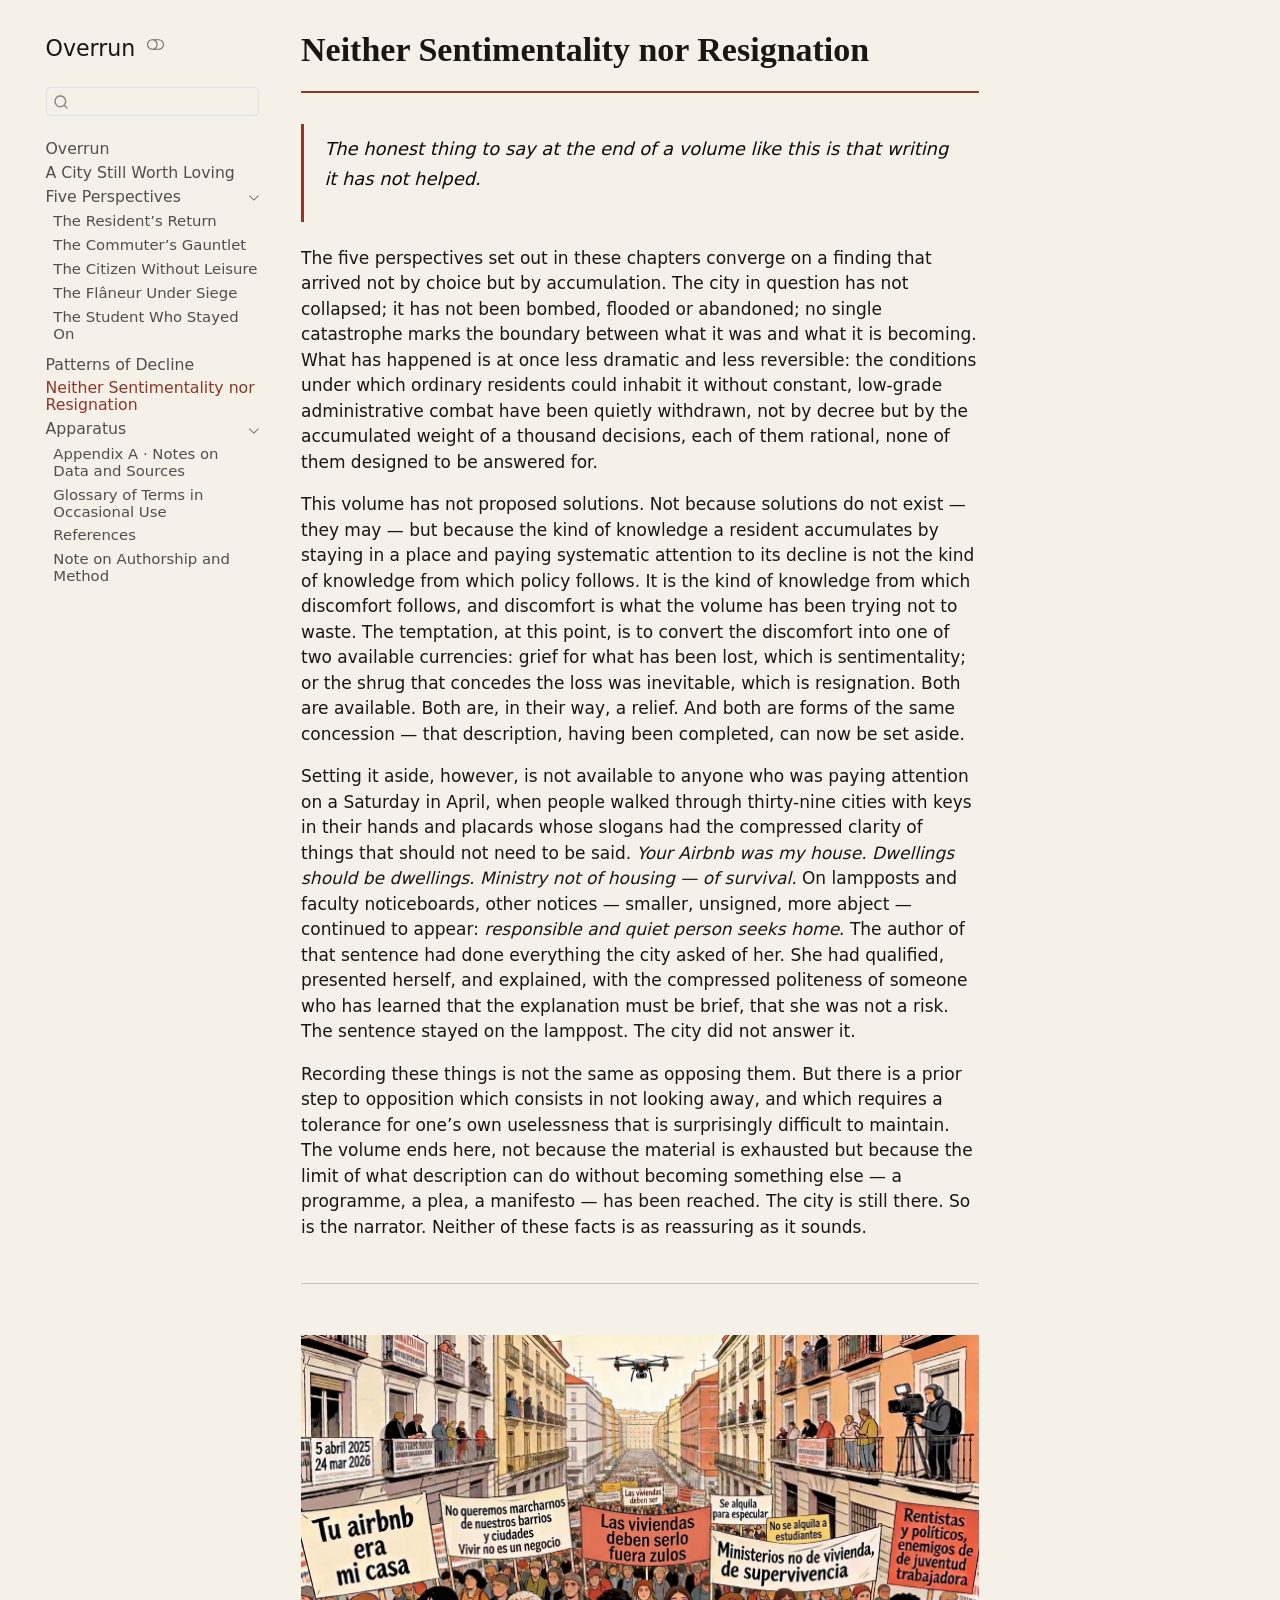
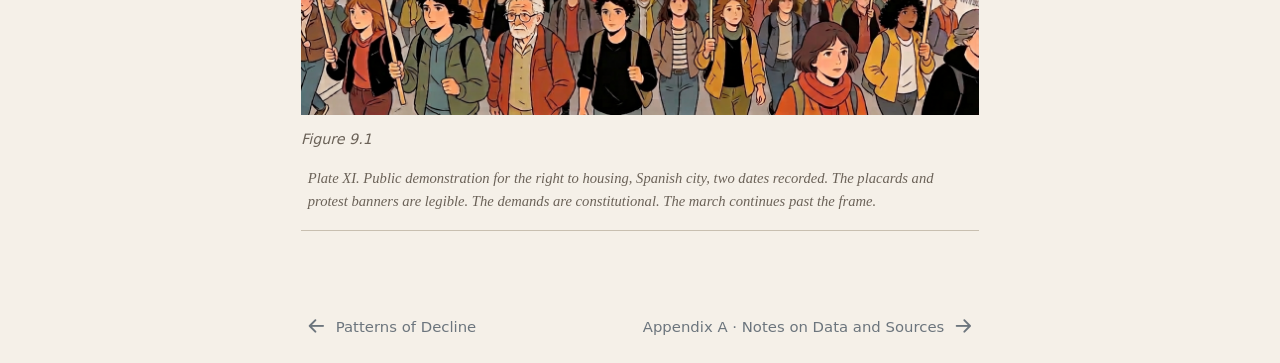
<file: 07-coda.html>
<!DOCTYPE html>
<html xmlns="http://www.w3.org/1999/xhtml" lang="en" xml:lang="en"><head>

<meta charset="utf-8">
<meta name="generator" content="quarto-1.8.27">

<meta name="viewport" content="width=device-width, initial-scale=1.0, user-scalable=yes">


<title>Neither Sentimentality nor Resignation – Overrun</title>
<style>
code{white-space: pre-wrap;}
span.smallcaps{font-variant: small-caps;}
div.columns{display: flex; gap: min(4vw, 1.5em);}
div.column{flex: auto; overflow-x: auto;}
div.hanging-indent{margin-left: 1.5em; text-indent: -1.5em;}
ul.task-list{list-style: none;}
ul.task-list li input[type="checkbox"] {
  width: 0.8em;
  margin: 0 0.8em 0.2em -1em; /* quarto-specific, see https://github.com/quarto-dev/quarto-cli/issues/4556 */ 
  vertical-align: middle;
}
</style>


<script src="site_libs/quarto-nav/quarto-nav.js"></script>
<script src="site_libs/quarto-nav/headroom.min.js"></script>
<script src="site_libs/clipboard/clipboard.min.js"></script>
<script src="site_libs/quarto-search/autocomplete.umd.js"></script>
<script src="site_libs/quarto-search/fuse.min.js"></script>
<script src="site_libs/quarto-search/quarto-search.js"></script>
<meta name="quarto:offset" content="./">
<link href="./appendix-data.html" rel="next">
<link href="./06-patterns-of-decline.html" rel="prev">
<script src="site_libs/quarto-html/quarto.js" type="module"></script>
<script src="site_libs/quarto-html/tabsets/tabsets.js" type="module"></script>
<script src="site_libs/quarto-html/axe/axe-check.js" type="module"></script>
<script src="site_libs/quarto-html/popper.min.js"></script>
<script src="site_libs/quarto-html/tippy.umd.min.js"></script>
<script src="site_libs/quarto-html/anchor.min.js"></script>
<link href="site_libs/quarto-html/tippy.css" rel="stylesheet">
<link href="site_libs/quarto-html/quarto-syntax-highlighting-ed96de9b727972fe78a7b5d16c58bf87.css" rel="stylesheet" class="quarto-color-scheme" id="quarto-text-highlighting-styles">
<link href="site_libs/quarto-html/quarto-syntax-highlighting-dark-4d9afe2b8d18ee9fa5d0d57b5ed4214d.css" rel="stylesheet" class="quarto-color-scheme quarto-color-alternate" id="quarto-text-highlighting-styles">
<link href="site_libs/quarto-html/quarto-syntax-highlighting-ed96de9b727972fe78a7b5d16c58bf87.css" rel="stylesheet" class="quarto-color-scheme-extra" id="quarto-text-highlighting-styles">
<script src="site_libs/bootstrap/bootstrap.min.js"></script>
<link href="site_libs/bootstrap/bootstrap-icons.css" rel="stylesheet">
<link href="site_libs/bootstrap/bootstrap-942d79f2cc56dfed41c6fddfe7d2ae1d.min.css" rel="stylesheet" append-hash="true" class="quarto-color-scheme" id="quarto-bootstrap" data-mode="light">
<link href="site_libs/bootstrap/bootstrap-dark-aff4b3c965619203e67748c025749833.min.css" rel="stylesheet" append-hash="true" class="quarto-color-scheme quarto-color-alternate" id="quarto-bootstrap" data-mode="dark">
<link href="site_libs/bootstrap/bootstrap-942d79f2cc56dfed41c6fddfe7d2ae1d.min.css" rel="stylesheet" append-hash="true" class="quarto-color-scheme-extra" id="quarto-bootstrap" data-mode="light">
<script id="quarto-search-options" type="application/json">{
  "location": "sidebar",
  "copy-button": false,
  "collapse-after": 3,
  "panel-placement": "start",
  "type": "textbox",
  "limit": 50,
  "keyboard-shortcut": [
    "f",
    "/",
    "s"
  ],
  "show-item-context": false,
  "language": {
    "search-no-results-text": "No results",
    "search-matching-documents-text": "matching documents",
    "search-copy-link-title": "Copy link to search",
    "search-hide-matches-text": "Hide additional matches",
    "search-more-match-text": "more match in this document",
    "search-more-matches-text": "more matches in this document",
    "search-clear-button-title": "Clear",
    "search-text-placeholder": "",
    "search-detached-cancel-button-title": "Cancel",
    "search-submit-button-title": "Submit",
    "search-label": "Search"
  }
}</script>
<style>html{ scroll-behavior: smooth; }</style>


<meta property="og:title" content="Overrun — A Resident’s Report on a City Past Its Limits">
<meta property="og:description" content="Civic Darwinism, Vol. I. Five perspectives on how a Mediterranean city ceased to function as a system of shared civic life and was reconstituted as a platform of value extraction.">
<meta property="og:image" content="/_assets/figures/social-card.png">
<meta property="og:site_name" content="Civic Darwinism">
<meta property="og:locale" content="en_GB">
<meta name="twitter:title" content="Overrun — A Resident’s Report on a City Past Its Limits">
<meta name="twitter:description" content="Civic Darwinism, Vol. I. Five perspectives on urban habitability degradation in a Mediterranean city.">
<meta name="twitter:image" content="/_assets/figures/social-card.png">
<meta name="twitter:card" content="summary_large_image">
</head>

<body class="nav-sidebar floating quarto-light"><script id="quarto-html-before-body" type="application/javascript">
    const toggleBodyColorMode = (bsSheetEl) => {
      const mode = bsSheetEl.getAttribute("data-mode");
      const bodyEl = window.document.querySelector("body");
      if (mode === "dark") {
        bodyEl.classList.add("quarto-dark");
        bodyEl.classList.remove("quarto-light");
      } else {
        bodyEl.classList.add("quarto-light");
        bodyEl.classList.remove("quarto-dark");
      }
    }
    const toggleBodyColorPrimary = () => {
      const bsSheetEl = window.document.querySelector("link#quarto-bootstrap:not([rel=disabled-stylesheet])");
      if (bsSheetEl) {
        toggleBodyColorMode(bsSheetEl);
      }
    }
    const setColorSchemeToggle = (alternate) => {
      const toggles = window.document.querySelectorAll('.quarto-color-scheme-toggle');
      for (let i=0; i < toggles.length; i++) {
        const toggle = toggles[i];
        if (toggle) {
          if (alternate) {
            toggle.classList.add("alternate");
          } else {
            toggle.classList.remove("alternate");
          }
        }
      }
    };
    const toggleColorMode = (alternate) => {
      // Switch the stylesheets
      const primaryStylesheets = window.document.querySelectorAll('link.quarto-color-scheme:not(.quarto-color-alternate)');
      const alternateStylesheets = window.document.querySelectorAll('link.quarto-color-scheme.quarto-color-alternate');
      manageTransitions('#quarto-margin-sidebar .nav-link', false);
      if (alternate) {
        // note: dark is layered on light, we don't disable primary!
        enableStylesheet(alternateStylesheets);
        for (const sheetNode of alternateStylesheets) {
          if (sheetNode.id === "quarto-bootstrap") {
            toggleBodyColorMode(sheetNode);
          }
        }
      } else {
        disableStylesheet(alternateStylesheets);
        enableStylesheet(primaryStylesheets)
        toggleBodyColorPrimary();
      }
      manageTransitions('#quarto-margin-sidebar .nav-link', true);
      // Switch the toggles
      setColorSchemeToggle(alternate)
      // Hack to workaround the fact that safari doesn't
      // properly recolor the scrollbar when toggling (#1455)
      if (navigator.userAgent.indexOf('Safari') > 0 && navigator.userAgent.indexOf('Chrome') == -1) {
        manageTransitions("body", false);
        window.scrollTo(0, 1);
        setTimeout(() => {
          window.scrollTo(0, 0);
          manageTransitions("body", true);
        }, 40);
      }
    }
    const disableStylesheet = (stylesheets) => {
      for (let i=0; i < stylesheets.length; i++) {
        const stylesheet = stylesheets[i];
        stylesheet.rel = 'disabled-stylesheet';
      }
    }
    const enableStylesheet = (stylesheets) => {
      for (let i=0; i < stylesheets.length; i++) {
        const stylesheet = stylesheets[i];
        if(stylesheet.rel !== 'stylesheet') { // for Chrome, which will still FOUC without this check
          stylesheet.rel = 'stylesheet';
        }
      }
    }
    const manageTransitions = (selector, allowTransitions) => {
      const els = window.document.querySelectorAll(selector);
      for (let i=0; i < els.length; i++) {
        const el = els[i];
        if (allowTransitions) {
          el.classList.remove('notransition');
        } else {
          el.classList.add('notransition');
        }
      }
    }
    const isFileUrl = () => {
      return window.location.protocol === 'file:';
    }
    const hasAlternateSentinel = () => {
      let styleSentinel = getColorSchemeSentinel();
      if (styleSentinel !== null) {
        return styleSentinel === "alternate";
      } else {
        return false;
      }
    }
    const setStyleSentinel = (alternate) => {
      const value = alternate ? "alternate" : "default";
      if (!isFileUrl()) {
        window.localStorage.setItem("quarto-color-scheme", value);
      } else {
        localAlternateSentinel = value;
      }
    }
    const getColorSchemeSentinel = () => {
      if (!isFileUrl()) {
        const storageValue = window.localStorage.getItem("quarto-color-scheme");
        return storageValue != null ? storageValue : localAlternateSentinel;
      } else {
        return localAlternateSentinel;
      }
    }
    const toggleGiscusIfUsed = (isAlternate, darkModeDefault) => {
      const baseTheme = document.querySelector('#giscus-base-theme')?.value ?? 'light';
      const alternateTheme = document.querySelector('#giscus-alt-theme')?.value ?? 'dark';
      let newTheme = '';
      if(authorPrefersDark) {
        newTheme = isAlternate ? baseTheme : alternateTheme;
      } else {
        newTheme = isAlternate ? alternateTheme : baseTheme;
      }
      const changeGiscusTheme = () => {
        // From: https://github.com/giscus/giscus/issues/336
        const sendMessage = (message) => {
          const iframe = document.querySelector('iframe.giscus-frame');
          if (!iframe) return;
          iframe.contentWindow.postMessage({ giscus: message }, 'https://giscus.app');
        }
        sendMessage({
          setConfig: {
            theme: newTheme
          }
        });
      }
      const isGiscussLoaded = window.document.querySelector('iframe.giscus-frame') !== null;
      if (isGiscussLoaded) {
        changeGiscusTheme();
      }
    };
    const authorPrefersDark = false;
    const darkModeDefault = authorPrefersDark;
      document.querySelector('link#quarto-text-highlighting-styles.quarto-color-scheme-extra').rel = 'disabled-stylesheet';
      document.querySelector('link#quarto-bootstrap.quarto-color-scheme-extra').rel = 'disabled-stylesheet';
    let localAlternateSentinel = darkModeDefault ? 'alternate' : 'default';
    // Dark / light mode switch
    window.quartoToggleColorScheme = () => {
      // Read the current dark / light value
      let toAlternate = !hasAlternateSentinel();
      toggleColorMode(toAlternate);
      setStyleSentinel(toAlternate);
      toggleGiscusIfUsed(toAlternate, darkModeDefault);
      window.dispatchEvent(new Event('resize'));
    };
    // Switch to dark mode if need be
    if (hasAlternateSentinel()) {
      toggleColorMode(true);
    } else {
      toggleColorMode(false);
    }
  </script>

<div id="quarto-search-results"></div>
  <header id="quarto-header" class="headroom fixed-top">
  <nav class="quarto-secondary-nav">
    <div class="container-fluid d-flex">
      <button type="button" class="quarto-btn-toggle btn" data-bs-toggle="collapse" role="button" data-bs-target=".quarto-sidebar-collapse-item" aria-controls="quarto-sidebar" aria-expanded="false" aria-label="Toggle sidebar navigation" onclick="if (window.quartoToggleHeadroom) { window.quartoToggleHeadroom(); }">
        <i class="bi bi-layout-text-sidebar-reverse"></i>
      </button>
        <nav class="quarto-page-breadcrumbs" aria-label="breadcrumb"><ol class="breadcrumb"><li class="breadcrumb-item"><a href="./07-coda.html"><span class="chapter-title">Neither Sentimentality nor Resignation</span></a></li></ol></nav>
        <a class="flex-grow-1" role="navigation" data-bs-toggle="collapse" data-bs-target=".quarto-sidebar-collapse-item" aria-controls="quarto-sidebar" aria-expanded="false" aria-label="Toggle sidebar navigation" onclick="if (window.quartoToggleHeadroom) { window.quartoToggleHeadroom(); }">      
        </a>
      <button type="button" class="btn quarto-search-button" aria-label="Search" onclick="window.quartoOpenSearch();">
        <i class="bi bi-search"></i>
      </button>
    </div>
  </nav>
</header>
<!-- content -->
<div id="quarto-content" class="quarto-container page-columns page-rows-contents page-layout-article">
<!-- sidebar -->
  <nav id="quarto-sidebar" class="sidebar collapse collapse-horizontal quarto-sidebar-collapse-item sidebar-navigation floating overflow-auto">
    <div class="pt-lg-2 mt-2 text-left sidebar-header">
    <div class="sidebar-title mb-0 py-0">
      <a href="./">Overrun</a> 
        <div class="sidebar-tools-main">
  <a href="" class="quarto-color-scheme-toggle quarto-navigation-tool  px-1" onclick="window.quartoToggleColorScheme(); return false;" title="Toggle dark mode"><i class="bi"></i></a>
</div>
    </div>
      </div>
        <div class="mt-2 flex-shrink-0 align-items-center">
        <div class="sidebar-search">
        <div id="quarto-search" class="" title="Search"></div>
        </div>
        </div>
    <div class="sidebar-menu-container"> 
    <ul class="list-unstyled mt-1">
        <li class="sidebar-item">
  <div class="sidebar-item-container"> 
  <a href="./index.html" class="sidebar-item-text sidebar-link"><span class="chapter-title">Overrun</span></a>
  </div>
</li>
        <li class="sidebar-item">
  <div class="sidebar-item-container"> 
  <a href="./00-before-the-threshold.html" class="sidebar-item-text sidebar-link"><span class="chapter-title">A City Still Worth Loving</span></a>
  </div>
</li>
        <li class="sidebar-item sidebar-item-section">
      <div class="sidebar-item-container"> 
            <a class="sidebar-item-text sidebar-link text-start" data-bs-toggle="collapse" data-bs-target="#quarto-sidebar-section-1" role="navigation" aria-expanded="true">
 <span class="menu-text">Five Perspectives</span></a>
          <a class="sidebar-item-toggle text-start" data-bs-toggle="collapse" data-bs-target="#quarto-sidebar-section-1" role="navigation" aria-expanded="true" aria-label="Toggle section">
            <i class="bi bi-chevron-right ms-2"></i>
          </a> 
      </div>
      <ul id="quarto-sidebar-section-1" class="collapse list-unstyled sidebar-section depth1 show">  
          <li class="sidebar-item">
  <div class="sidebar-item-container"> 
  <a href="./01-residents-return.html" class="sidebar-item-text sidebar-link"><span class="chapter-title">The Resident’s Return</span></a>
  </div>
</li>
          <li class="sidebar-item">
  <div class="sidebar-item-container"> 
  <a href="./02-commuters-gauntlet.html" class="sidebar-item-text sidebar-link"><span class="chapter-title">The Commuter’s Gauntlet</span></a>
  </div>
</li>
          <li class="sidebar-item">
  <div class="sidebar-item-container"> 
  <a href="./03-citizen-without-leisure.html" class="sidebar-item-text sidebar-link"><span class="chapter-title">The Citizen Without Leisure</span></a>
  </div>
</li>
          <li class="sidebar-item">
  <div class="sidebar-item-container"> 
  <a href="./04-flaneur-under-siege.html" class="sidebar-item-text sidebar-link"><span class="chapter-title">The Flâneur Under Siege</span></a>
  </div>
</li>
          <li class="sidebar-item">
  <div class="sidebar-item-container"> 
  <a href="./05-academic-observer.html" class="sidebar-item-text sidebar-link"><span class="chapter-title">The Student Who Stayed On</span></a>
  </div>
</li>
      </ul>
  </li>
        <li class="sidebar-item">
  <div class="sidebar-item-container"> 
  <a href="./06-patterns-of-decline.html" class="sidebar-item-text sidebar-link"><span class="chapter-title">Patterns of Decline</span></a>
  </div>
</li>
        <li class="sidebar-item">
  <div class="sidebar-item-container"> 
  <a href="./07-coda.html" class="sidebar-item-text sidebar-link active"><span class="chapter-title">Neither Sentimentality nor Resignation</span></a>
  </div>
</li>
        <li class="sidebar-item sidebar-item-section">
      <div class="sidebar-item-container"> 
            <a class="sidebar-item-text sidebar-link text-start" data-bs-toggle="collapse" data-bs-target="#quarto-sidebar-section-2" role="navigation" aria-expanded="true">
 <span class="menu-text">Apparatus</span></a>
          <a class="sidebar-item-toggle text-start" data-bs-toggle="collapse" data-bs-target="#quarto-sidebar-section-2" role="navigation" aria-expanded="true" aria-label="Toggle section">
            <i class="bi bi-chevron-right ms-2"></i>
          </a> 
      </div>
      <ul id="quarto-sidebar-section-2" class="collapse list-unstyled sidebar-section depth1 show">  
          <li class="sidebar-item">
  <div class="sidebar-item-container"> 
  <a href="./appendix-data.html" class="sidebar-item-text sidebar-link"><span class="chapter-title">Appendix A · Notes on Data and Sources</span></a>
  </div>
</li>
          <li class="sidebar-item">
  <div class="sidebar-item-container"> 
  <a href="./glossary.html" class="sidebar-item-text sidebar-link"><span class="chapter-title">Glossary of Terms in Occasional Use</span></a>
  </div>
</li>
          <li class="sidebar-item">
  <div class="sidebar-item-container"> 
  <a href="./references.html" class="sidebar-item-text sidebar-link"><span class="chapter-title">References</span></a>
  </div>
</li>
          <li class="sidebar-item">
  <div class="sidebar-item-container"> 
  <a href="./note-on-method.html" class="sidebar-item-text sidebar-link"><span class="chapter-title">Note on Authorship and Method</span></a>
  </div>
</li>
      </ul>
  </li>
    </ul>
    </div>
</nav>
<div id="quarto-sidebar-glass" class="quarto-sidebar-collapse-item" data-bs-toggle="collapse" data-bs-target=".quarto-sidebar-collapse-item"></div>
<!-- margin-sidebar -->
    <div id="quarto-margin-sidebar" class="sidebar margin-sidebar zindex-bottom">
        
    </div>
<!-- main -->
<main class="content" id="quarto-document-content">


<header id="title-block-header" class="quarto-title-block default">
<div class="quarto-title">
<h1 class="title"><span class="chapter-title">Neither Sentimentality nor Resignation</span></h1>
</div>



<div class="quarto-title-meta">

    
  
    
  </div>
  


</header>


<div class="block-irony">
<p>The honest thing to say at the end of a volume like this is that writing it has not helped.</p>
</div>
<p>The five perspectives set out in these chapters converge on a finding that arrived not by choice but by accumulation. The city in question has not collapsed; it has not been bombed, flooded or abandoned; no single catastrophe marks the boundary between what it was and what it is becoming. What has happened is at once less dramatic and less reversible: the conditions under which ordinary residents could inhabit it without constant, low-grade administrative combat have been quietly withdrawn, not by decree but by the accumulated weight of a thousand decisions, each of them rational, none of them designed to be answered for.</p>
<p>This volume has not proposed solutions. Not because solutions do not exist — they may — but because the kind of knowledge a resident accumulates by staying in a place and paying systematic attention to its decline is not the kind of knowledge from which policy follows. It is the kind of knowledge from which discomfort follows, and discomfort is what the volume has been trying not to waste. The temptation, at this point, is to convert the discomfort into one of two available currencies: grief for what has been lost, which is sentimentality; or the shrug that concedes the loss was inevitable, which is resignation. Both are available. Both are, in their way, a relief. And both are forms of the same concession — that description, having been completed, can now be set aside.</p>
<p>Setting it aside, however, is not available to anyone who was paying attention on a Saturday in April, when people walked through thirty-nine cities with keys in their hands and placards whose slogans had the compressed clarity of things that should not need to be said. <em>Your Airbnb was my house.</em> <em>Dwellings should be dwellings.</em> <em>Ministry not of housing — of survival.</em> On lampposts and faculty noticeboards, other notices — smaller, unsigned, more abject — continued to appear: <em>responsible and quiet person seeks home</em>. The author of that sentence had done everything the city asked of her. She had qualified, presented herself, and explained, with the compressed politeness of someone who has learned that the explanation must be brief, that she was not a risk. The sentence stayed on the lamppost. The city did not answer it.</p>
<p>Recording these things is not the same as opposing them. But there is a prior step to opposition which consists in not looking away, and which requires a tolerance for one’s own uselessness that is surprisingly difficult to maintain. The volume ends here, not because the material is exhausted but because the limit of what description can do without becoming something else — a programme, a plea, a manifesto — has been reached. The city is still there. So is the narrator. Neither of these facts is as reassuring as it sounds.</p>
<div class="plate">
<div id="fig-manifest" class="quarto-float quarto-figure quarto-figure-center anchored" alt="Illustration of a housing-rights demonstration filling   a city boulevard. Marchers of all ages carry placards whose   slogans — 'Tu Airbnb era mi casa', 'Las viviendas deben serlo',   'Ministerios no de vivienda, de supervivencia', 'No se alquila a   estudiantes' — are legible at street level. A drone hovers above   the march; a camera crew films from a balcony. The dates on one   banner read 5 April 2025 and 24 March 2026.">
<figure class="quarto-float quarto-float-fig figure">
<div aria-describedby="fig-manifest-caption-0ceaefa1-69ba-4598-a22c-09a6ac19f8ca">
<img src="_assets/figures/12-manifest.png" id="fig-manifest" class="no-fig-label img-fluid figure-img" alt="Illustration of a housing-rights demonstration filling   a city boulevard. Marchers of all ages carry placards whose   slogans — 'Tu Airbnb era mi casa', 'Las viviendas deben serlo',   'Ministerios no de vivienda, de supervivencia', 'No se alquila a   estudiantes' — are legible at street level. A drone hovers above   the march; a camera crew films from a balcony. The dates on one   banner read 5 April 2025 and 24 March 2026.">
</div>
<figcaption class="quarto-float-caption-bottom quarto-float-caption quarto-float-fig quarto-uncaptioned" id="fig-manifest-caption-0ceaefa1-69ba-4598-a22c-09a6ac19f8ca">
Figure&nbsp;9.1
</figcaption>
</figure>
</div>
<p><em>Plate XI. Public demonstration for the right to housing, Spanish city, two dates recorded. The placards and protest banners are legible. The demands are constitutional. The march continues past the frame.</em></p>
</div>



</main> <!-- /main -->
<script id="quarto-html-after-body" type="application/javascript">
  window.document.addEventListener("DOMContentLoaded", function (event) {
    // Ensure there is a toggle, if there isn't float one in the top right
    if (window.document.querySelector('.quarto-color-scheme-toggle') === null) {
      const a = window.document.createElement('a');
      a.classList.add('top-right');
      a.classList.add('quarto-color-scheme-toggle');
      a.href = "";
      a.onclick = function() { try { window.quartoToggleColorScheme(); } catch {} return false; };
      const i = window.document.createElement("i");
      i.classList.add('bi');
      a.appendChild(i);
      window.document.body.appendChild(a);
    }
    setColorSchemeToggle(hasAlternateSentinel())
    const icon = "";
    const anchorJS = new window.AnchorJS();
    anchorJS.options = {
      placement: 'right',
      icon: icon
    };
    anchorJS.add('.anchored');
    const isCodeAnnotation = (el) => {
      for (const clz of el.classList) {
        if (clz.startsWith('code-annotation-')) {                     
          return true;
        }
      }
      return false;
    }
    const onCopySuccess = function(e) {
      // button target
      const button = e.trigger;
      // don't keep focus
      button.blur();
      // flash "checked"
      button.classList.add('code-copy-button-checked');
      var currentTitle = button.getAttribute("title");
      button.setAttribute("title", "Copied!");
      let tooltip;
      if (window.bootstrap) {
        button.setAttribute("data-bs-toggle", "tooltip");
        button.setAttribute("data-bs-placement", "left");
        button.setAttribute("data-bs-title", "Copied!");
        tooltip = new bootstrap.Tooltip(button, 
          { trigger: "manual", 
            customClass: "code-copy-button-tooltip",
            offset: [0, -8]});
        tooltip.show();    
      }
      setTimeout(function() {
        if (tooltip) {
          tooltip.hide();
          button.removeAttribute("data-bs-title");
          button.removeAttribute("data-bs-toggle");
          button.removeAttribute("data-bs-placement");
        }
        button.setAttribute("title", currentTitle);
        button.classList.remove('code-copy-button-checked');
      }, 1000);
      // clear code selection
      e.clearSelection();
    }
    const getTextToCopy = function(trigger) {
      const outerScaffold = trigger.parentElement.cloneNode(true);
      const codeEl = outerScaffold.querySelector('code');
      for (const childEl of codeEl.children) {
        if (isCodeAnnotation(childEl)) {
          childEl.remove();
        }
      }
      return codeEl.innerText;
    }
    const clipboard = new window.ClipboardJS('.code-copy-button:not([data-in-quarto-modal])', {
      text: getTextToCopy
    });
    clipboard.on('success', onCopySuccess);
    if (window.document.getElementById('quarto-embedded-source-code-modal')) {
      const clipboardModal = new window.ClipboardJS('.code-copy-button[data-in-quarto-modal]', {
        text: getTextToCopy,
        container: window.document.getElementById('quarto-embedded-source-code-modal')
      });
      clipboardModal.on('success', onCopySuccess);
    }
      var localhostRegex = new RegExp(/^(?:http|https):\/\/localhost\:?[0-9]*\//);
      var mailtoRegex = new RegExp(/^mailto:/);
        var filterRegex = new RegExp('/' + window.location.host + '/');
      var isInternal = (href) => {
          return filterRegex.test(href) || localhostRegex.test(href) || mailtoRegex.test(href);
      }
      // Inspect non-navigation links and adorn them if external
     var links = window.document.querySelectorAll('a[href]:not(.nav-link):not(.navbar-brand):not(.toc-action):not(.sidebar-link):not(.sidebar-item-toggle):not(.pagination-link):not(.no-external):not([aria-hidden]):not(.dropdown-item):not(.quarto-navigation-tool):not(.about-link)');
      for (var i=0; i<links.length; i++) {
        const link = links[i];
        if (!isInternal(link.href)) {
          // undo the damage that might have been done by quarto-nav.js in the case of
          // links that we want to consider external
          if (link.dataset.originalHref !== undefined) {
            link.href = link.dataset.originalHref;
          }
            // target, if specified
            link.setAttribute("target", "_blank");
            if (link.getAttribute("rel") === null) {
              link.setAttribute("rel", "noopener");
            }
        }
      }
    function tippyHover(el, contentFn, onTriggerFn, onUntriggerFn) {
      const config = {
        allowHTML: true,
        maxWidth: 500,
        delay: 100,
        arrow: false,
        appendTo: function(el) {
            return el.parentElement;
        },
        interactive: true,
        interactiveBorder: 10,
        theme: 'quarto',
        placement: 'bottom-start',
      };
      if (contentFn) {
        config.content = contentFn;
      }
      if (onTriggerFn) {
        config.onTrigger = onTriggerFn;
      }
      if (onUntriggerFn) {
        config.onUntrigger = onUntriggerFn;
      }
      window.tippy(el, config); 
    }
    const noterefs = window.document.querySelectorAll('a[role="doc-noteref"]');
    for (var i=0; i<noterefs.length; i++) {
      const ref = noterefs[i];
      tippyHover(ref, function() {
        // use id or data attribute instead here
        let href = ref.getAttribute('data-footnote-href') || ref.getAttribute('href');
        try { href = new URL(href).hash; } catch {}
        const id = href.replace(/^#\/?/, "");
        const note = window.document.getElementById(id);
        if (note) {
          return note.innerHTML;
        } else {
          return "";
        }
      });
    }
    const xrefs = window.document.querySelectorAll('a.quarto-xref');
    const processXRef = (id, note) => {
      // Strip column container classes
      const stripColumnClz = (el) => {
        el.classList.remove("page-full", "page-columns");
        if (el.children) {
          for (const child of el.children) {
            stripColumnClz(child);
          }
        }
      }
      stripColumnClz(note)
      if (id === null || id.startsWith('sec-')) {
        // Special case sections, only their first couple elements
        const container = document.createElement("div");
        if (note.children && note.children.length > 2) {
          container.appendChild(note.children[0].cloneNode(true));
          for (let i = 1; i < note.children.length; i++) {
            const child = note.children[i];
            if (child.tagName === "P" && child.innerText === "") {
              continue;
            } else {
              container.appendChild(child.cloneNode(true));
              break;
            }
          }
          if (window.Quarto?.typesetMath) {
            window.Quarto.typesetMath(container);
          }
          return container.innerHTML
        } else {
          if (window.Quarto?.typesetMath) {
            window.Quarto.typesetMath(note);
          }
          return note.innerHTML;
        }
      } else {
        // Remove any anchor links if they are present
        const anchorLink = note.querySelector('a.anchorjs-link');
        if (anchorLink) {
          anchorLink.remove();
        }
        if (window.Quarto?.typesetMath) {
          window.Quarto.typesetMath(note);
        }
        if (note.classList.contains("callout")) {
          return note.outerHTML;
        } else {
          return note.innerHTML;
        }
      }
    }
    for (var i=0; i<xrefs.length; i++) {
      const xref = xrefs[i];
      tippyHover(xref, undefined, function(instance) {
        instance.disable();
        let url = xref.getAttribute('href');
        let hash = undefined; 
        if (url.startsWith('#')) {
          hash = url;
        } else {
          try { hash = new URL(url).hash; } catch {}
        }
        if (hash) {
          const id = hash.replace(/^#\/?/, "");
          const note = window.document.getElementById(id);
          if (note !== null) {
            try {
              const html = processXRef(id, note.cloneNode(true));
              instance.setContent(html);
            } finally {
              instance.enable();
              instance.show();
            }
          } else {
            // See if we can fetch this
            fetch(url.split('#')[0])
            .then(res => res.text())
            .then(html => {
              const parser = new DOMParser();
              const htmlDoc = parser.parseFromString(html, "text/html");
              const note = htmlDoc.getElementById(id);
              if (note !== null) {
                const html = processXRef(id, note);
                instance.setContent(html);
              } 
            }).finally(() => {
              instance.enable();
              instance.show();
            });
          }
        } else {
          // See if we can fetch a full url (with no hash to target)
          // This is a special case and we should probably do some content thinning / targeting
          fetch(url)
          .then(res => res.text())
          .then(html => {
            const parser = new DOMParser();
            const htmlDoc = parser.parseFromString(html, "text/html");
            const note = htmlDoc.querySelector('main.content');
            if (note !== null) {
              // This should only happen for chapter cross references
              // (since there is no id in the URL)
              // remove the first header
              if (note.children.length > 0 && note.children[0].tagName === "HEADER") {
                note.children[0].remove();
              }
              const html = processXRef(null, note);
              instance.setContent(html);
            } 
          }).finally(() => {
            instance.enable();
            instance.show();
          });
        }
      }, function(instance) {
      });
    }
        let selectedAnnoteEl;
        const selectorForAnnotation = ( cell, annotation) => {
          let cellAttr = 'data-code-cell="' + cell + '"';
          let lineAttr = 'data-code-annotation="' +  annotation + '"';
          const selector = 'span[' + cellAttr + '][' + lineAttr + ']';
          return selector;
        }
        const selectCodeLines = (annoteEl) => {
          const doc = window.document;
          const targetCell = annoteEl.getAttribute("data-target-cell");
          const targetAnnotation = annoteEl.getAttribute("data-target-annotation");
          const annoteSpan = window.document.querySelector(selectorForAnnotation(targetCell, targetAnnotation));
          const lines = annoteSpan.getAttribute("data-code-lines").split(",");
          const lineIds = lines.map((line) => {
            return targetCell + "-" + line;
          })
          let top = null;
          let height = null;
          let parent = null;
          if (lineIds.length > 0) {
              //compute the position of the single el (top and bottom and make a div)
              const el = window.document.getElementById(lineIds[0]);
              top = el.offsetTop;
              height = el.offsetHeight;
              parent = el.parentElement.parentElement;
            if (lineIds.length > 1) {
              const lastEl = window.document.getElementById(lineIds[lineIds.length - 1]);
              const bottom = lastEl.offsetTop + lastEl.offsetHeight;
              height = bottom - top;
            }
            if (top !== null && height !== null && parent !== null) {
              // cook up a div (if necessary) and position it 
              let div = window.document.getElementById("code-annotation-line-highlight");
              if (div === null) {
                div = window.document.createElement("div");
                div.setAttribute("id", "code-annotation-line-highlight");
                div.style.position = 'absolute';
                parent.appendChild(div);
              }
              div.style.top = top - 2 + "px";
              div.style.height = height + 4 + "px";
              div.style.left = 0;
              let gutterDiv = window.document.getElementById("code-annotation-line-highlight-gutter");
              if (gutterDiv === null) {
                gutterDiv = window.document.createElement("div");
                gutterDiv.setAttribute("id", "code-annotation-line-highlight-gutter");
                gutterDiv.style.position = 'absolute';
                const codeCell = window.document.getElementById(targetCell);
                const gutter = codeCell.querySelector('.code-annotation-gutter');
                gutter.appendChild(gutterDiv);
              }
              gutterDiv.style.top = top - 2 + "px";
              gutterDiv.style.height = height + 4 + "px";
            }
            selectedAnnoteEl = annoteEl;
          }
        };
        const unselectCodeLines = () => {
          const elementsIds = ["code-annotation-line-highlight", "code-annotation-line-highlight-gutter"];
          elementsIds.forEach((elId) => {
            const div = window.document.getElementById(elId);
            if (div) {
              div.remove();
            }
          });
          selectedAnnoteEl = undefined;
        };
          // Handle positioning of the toggle
      window.addEventListener(
        "resize",
        throttle(() => {
          elRect = undefined;
          if (selectedAnnoteEl) {
            selectCodeLines(selectedAnnoteEl);
          }
        }, 10)
      );
      function throttle(fn, ms) {
      let throttle = false;
      let timer;
        return (...args) => {
          if(!throttle) { // first call gets through
              fn.apply(this, args);
              throttle = true;
          } else { // all the others get throttled
              if(timer) clearTimeout(timer); // cancel #2
              timer = setTimeout(() => {
                fn.apply(this, args);
                timer = throttle = false;
              }, ms);
          }
        };
      }
        // Attach click handler to the DT
        const annoteDls = window.document.querySelectorAll('dt[data-target-cell]');
        for (const annoteDlNode of annoteDls) {
          annoteDlNode.addEventListener('click', (event) => {
            const clickedEl = event.target;
            if (clickedEl !== selectedAnnoteEl) {
              unselectCodeLines();
              const activeEl = window.document.querySelector('dt[data-target-cell].code-annotation-active');
              if (activeEl) {
                activeEl.classList.remove('code-annotation-active');
              }
              selectCodeLines(clickedEl);
              clickedEl.classList.add('code-annotation-active');
            } else {
              // Unselect the line
              unselectCodeLines();
              clickedEl.classList.remove('code-annotation-active');
            }
          });
        }
    const findCites = (el) => {
      const parentEl = el.parentElement;
      if (parentEl) {
        const cites = parentEl.dataset.cites;
        if (cites) {
          return {
            el,
            cites: cites.split(' ')
          };
        } else {
          return findCites(el.parentElement)
        }
      } else {
        return undefined;
      }
    };
    var bibliorefs = window.document.querySelectorAll('a[role="doc-biblioref"]');
    for (var i=0; i<bibliorefs.length; i++) {
      const ref = bibliorefs[i];
      const citeInfo = findCites(ref);
      if (citeInfo) {
        tippyHover(citeInfo.el, function() {
          var popup = window.document.createElement('div');
          citeInfo.cites.forEach(function(cite) {
            var citeDiv = window.document.createElement('div');
            citeDiv.classList.add('hanging-indent');
            citeDiv.classList.add('csl-entry');
            var biblioDiv = window.document.getElementById('ref-' + cite);
            if (biblioDiv) {
              citeDiv.innerHTML = biblioDiv.innerHTML;
            }
            popup.appendChild(citeDiv);
          });
          return popup.innerHTML;
        });
      }
    }
  });
  </script>
<nav class="page-navigation">
  <div class="nav-page nav-page-previous">
      <a href="./06-patterns-of-decline.html" class="pagination-link" aria-label="Patterns of Decline">
        <i class="bi bi-arrow-left-short"></i> <span class="nav-page-text"><span class="chapter-title">Patterns of Decline</span></span>
      </a>          
  </div>
  <div class="nav-page nav-page-next">
      <a href="./appendix-data.html" class="pagination-link" aria-label="Appendix A · Notes on Data and Sources">
        <span class="nav-page-text"><span class="chapter-title">Appendix A · Notes on Data and Sources</span></span> <i class="bi bi-arrow-right-short"></i>
      </a>
  </div>
</nav>
</div> <!-- /content -->




<script src="site_libs/quarto-html/zenscroll-min.js"></script>
</body></html>
</file>
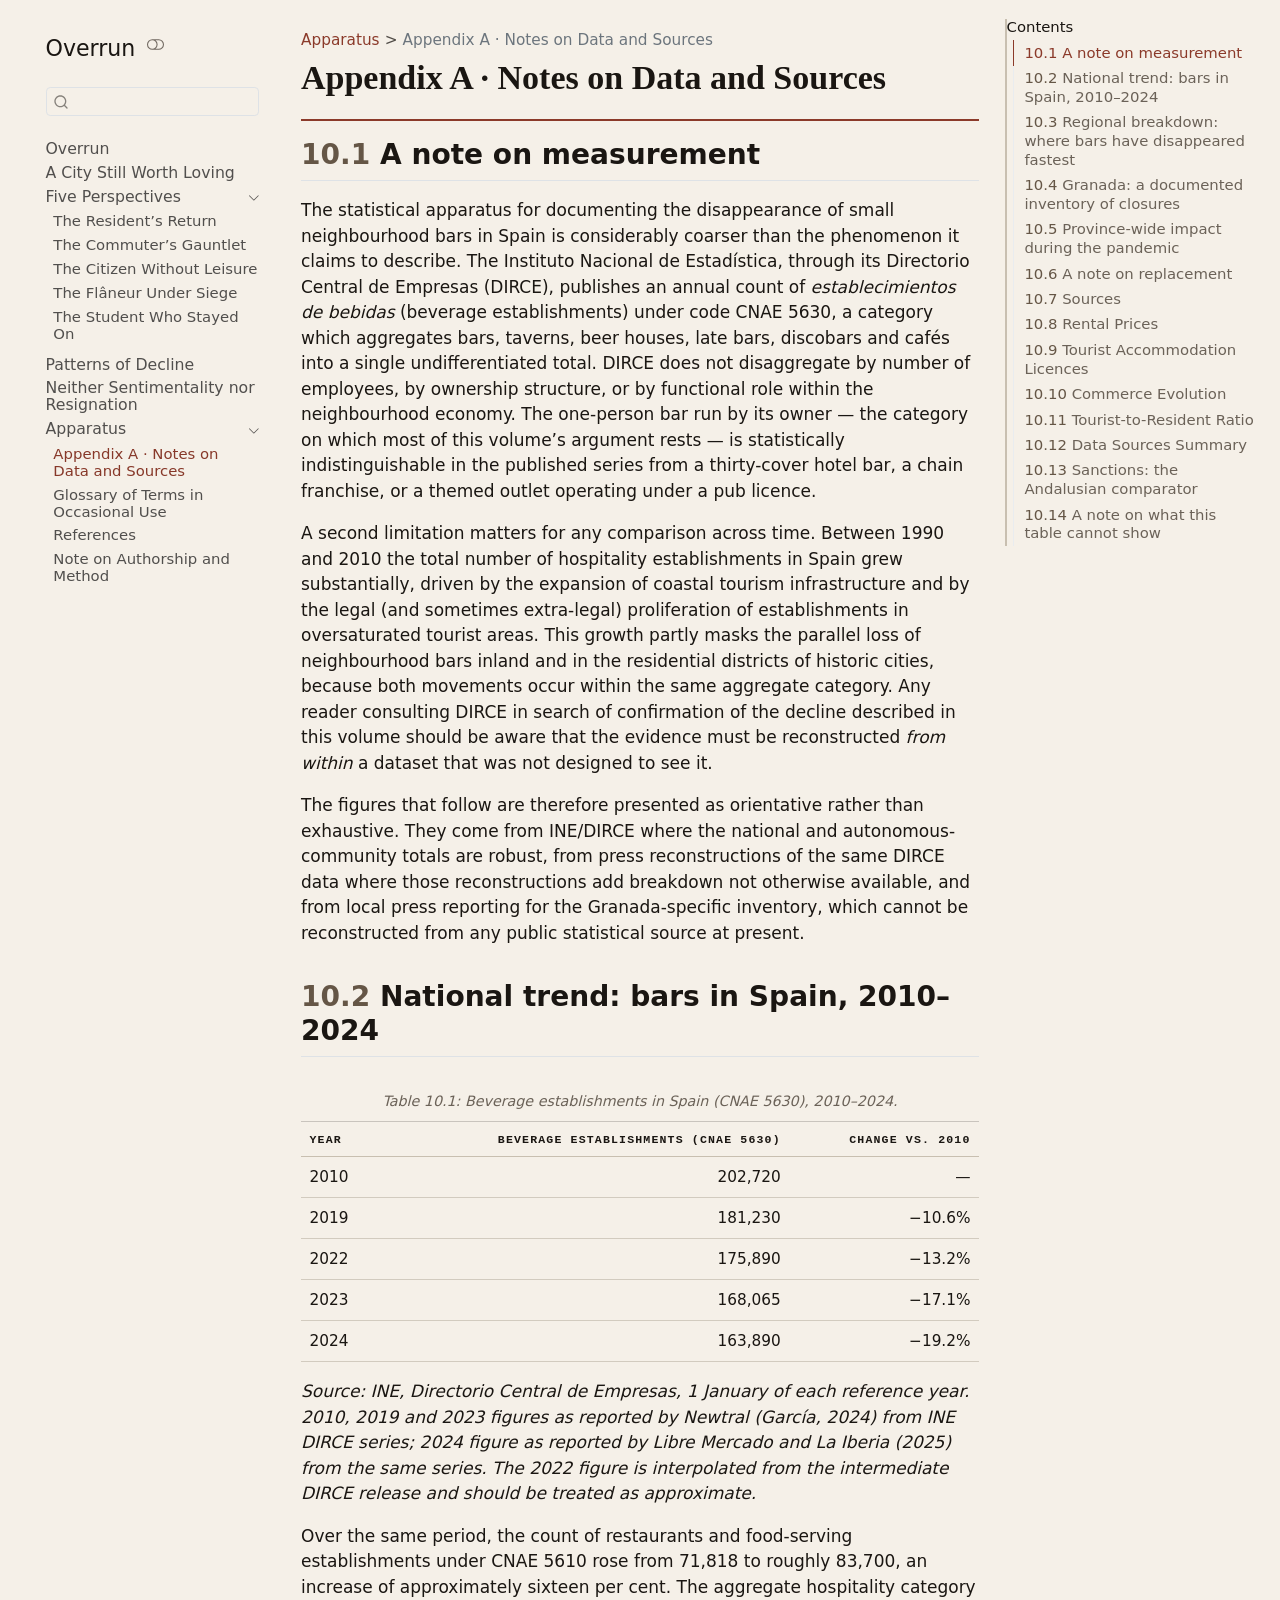
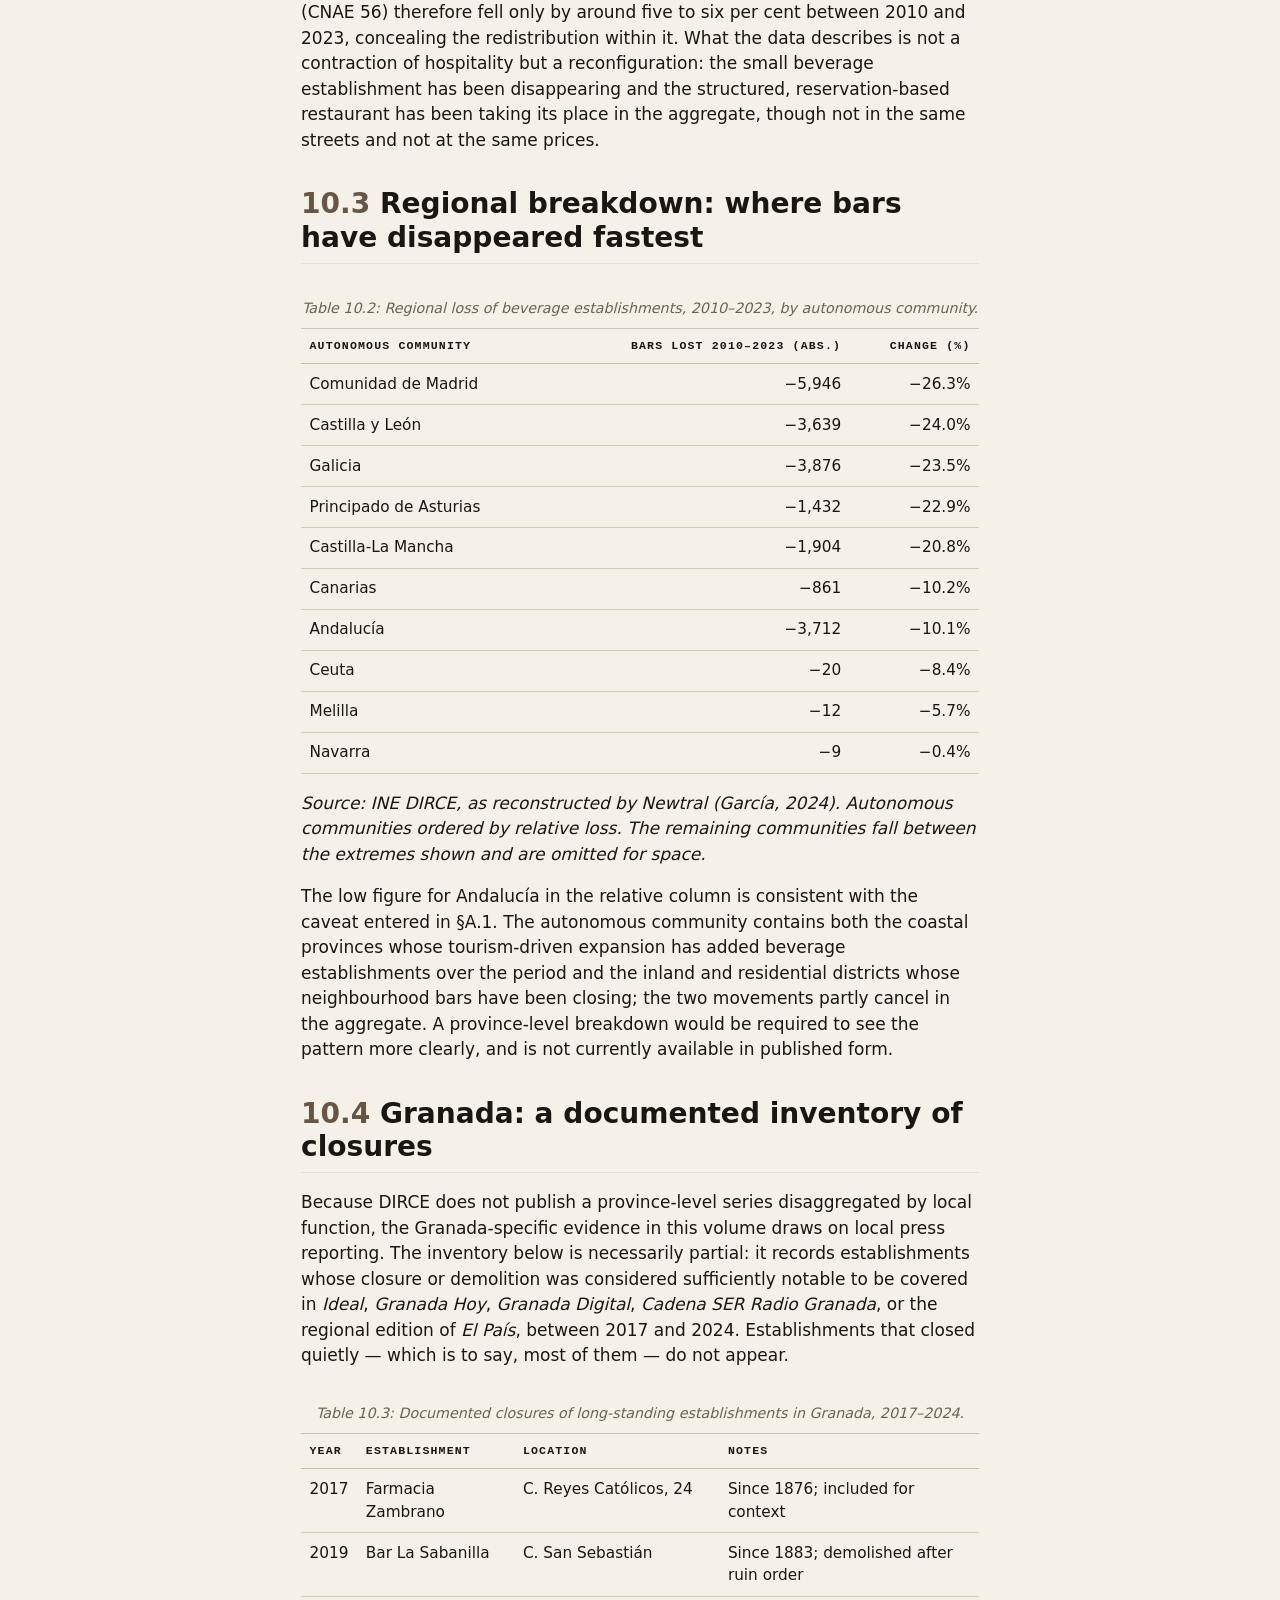
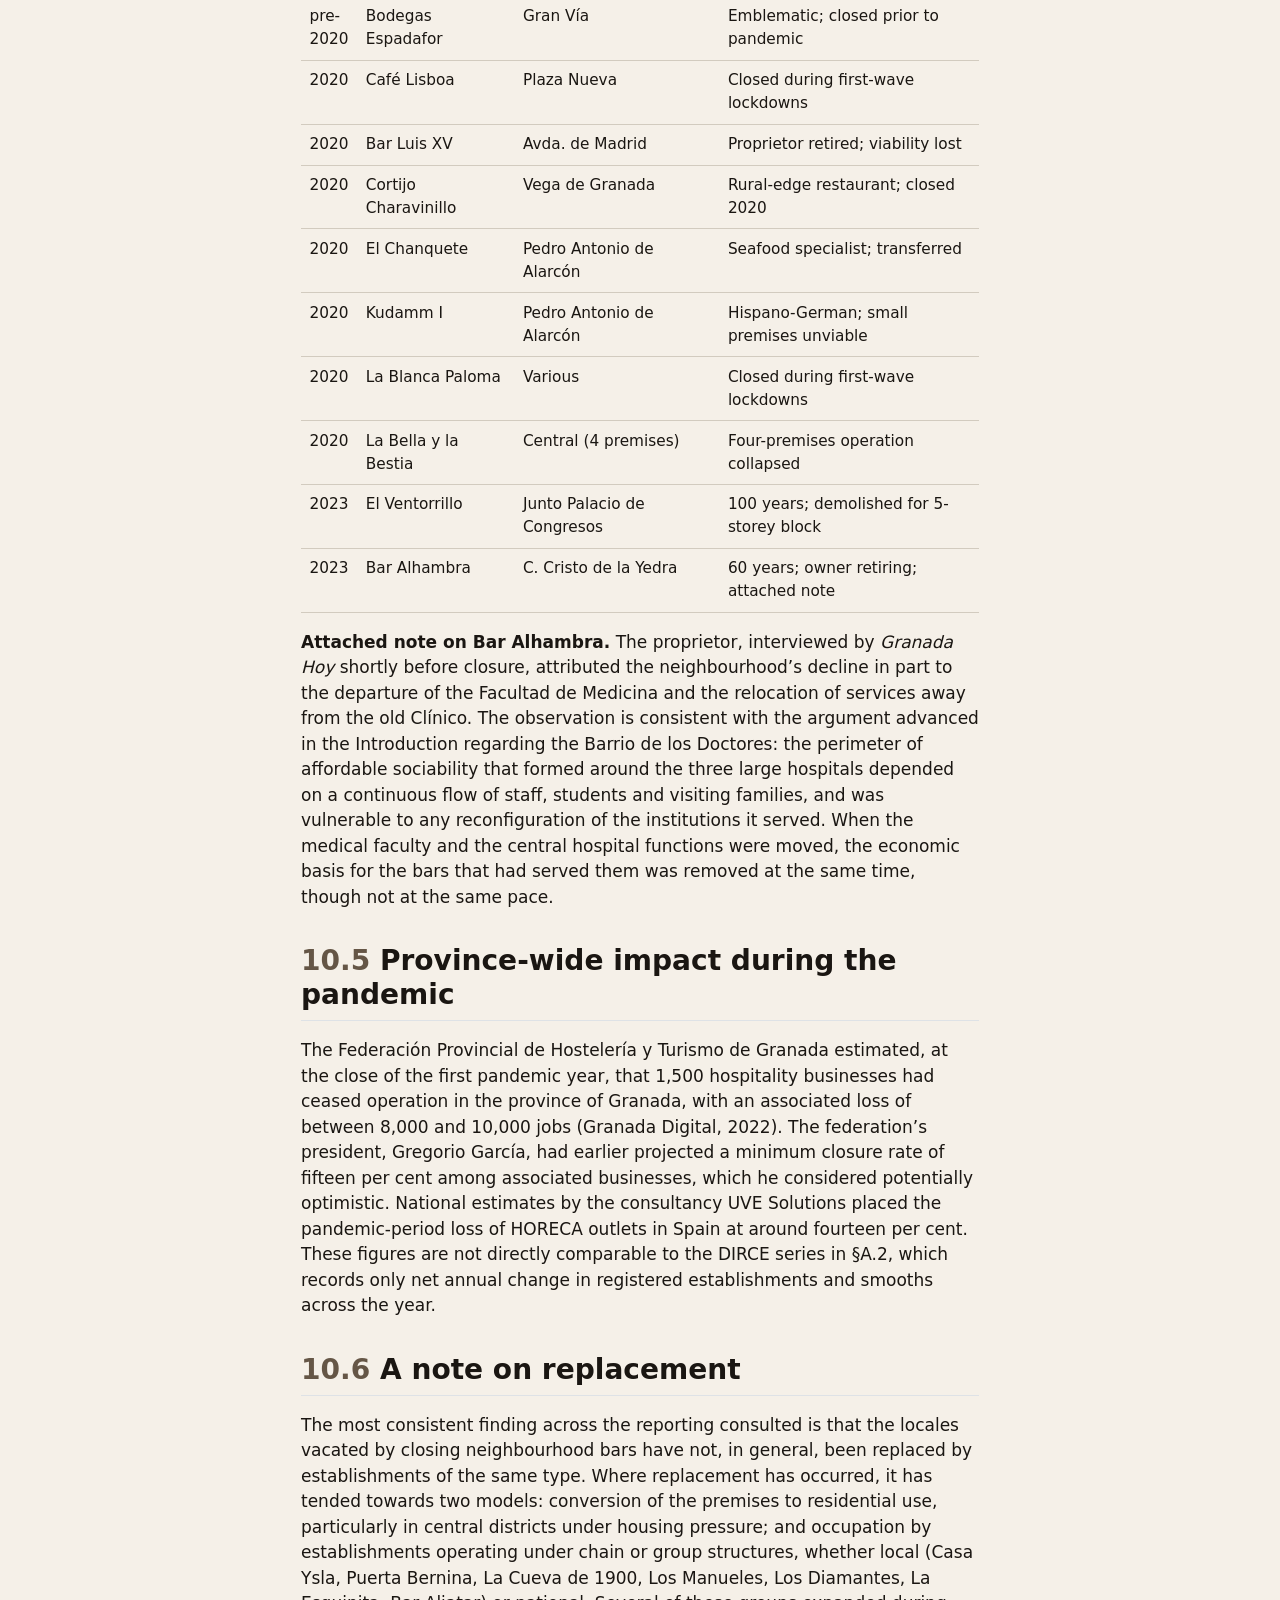
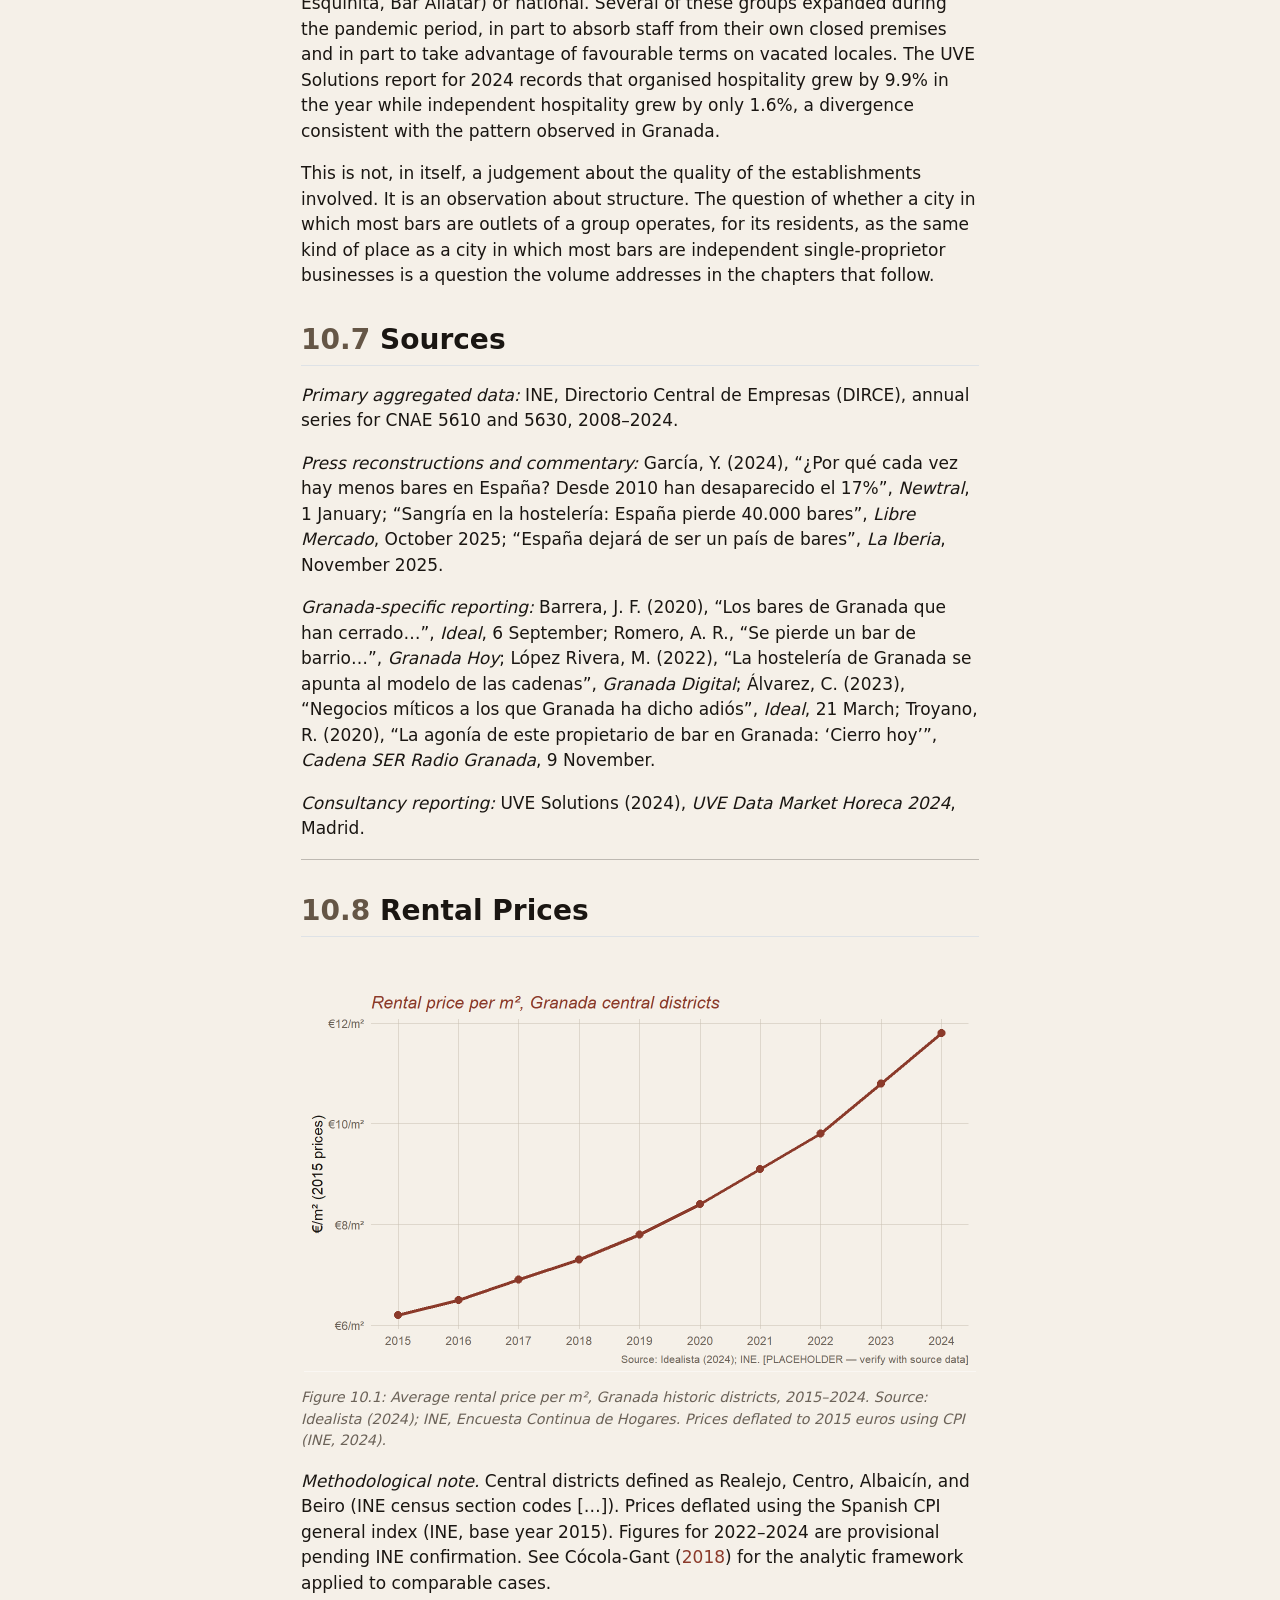
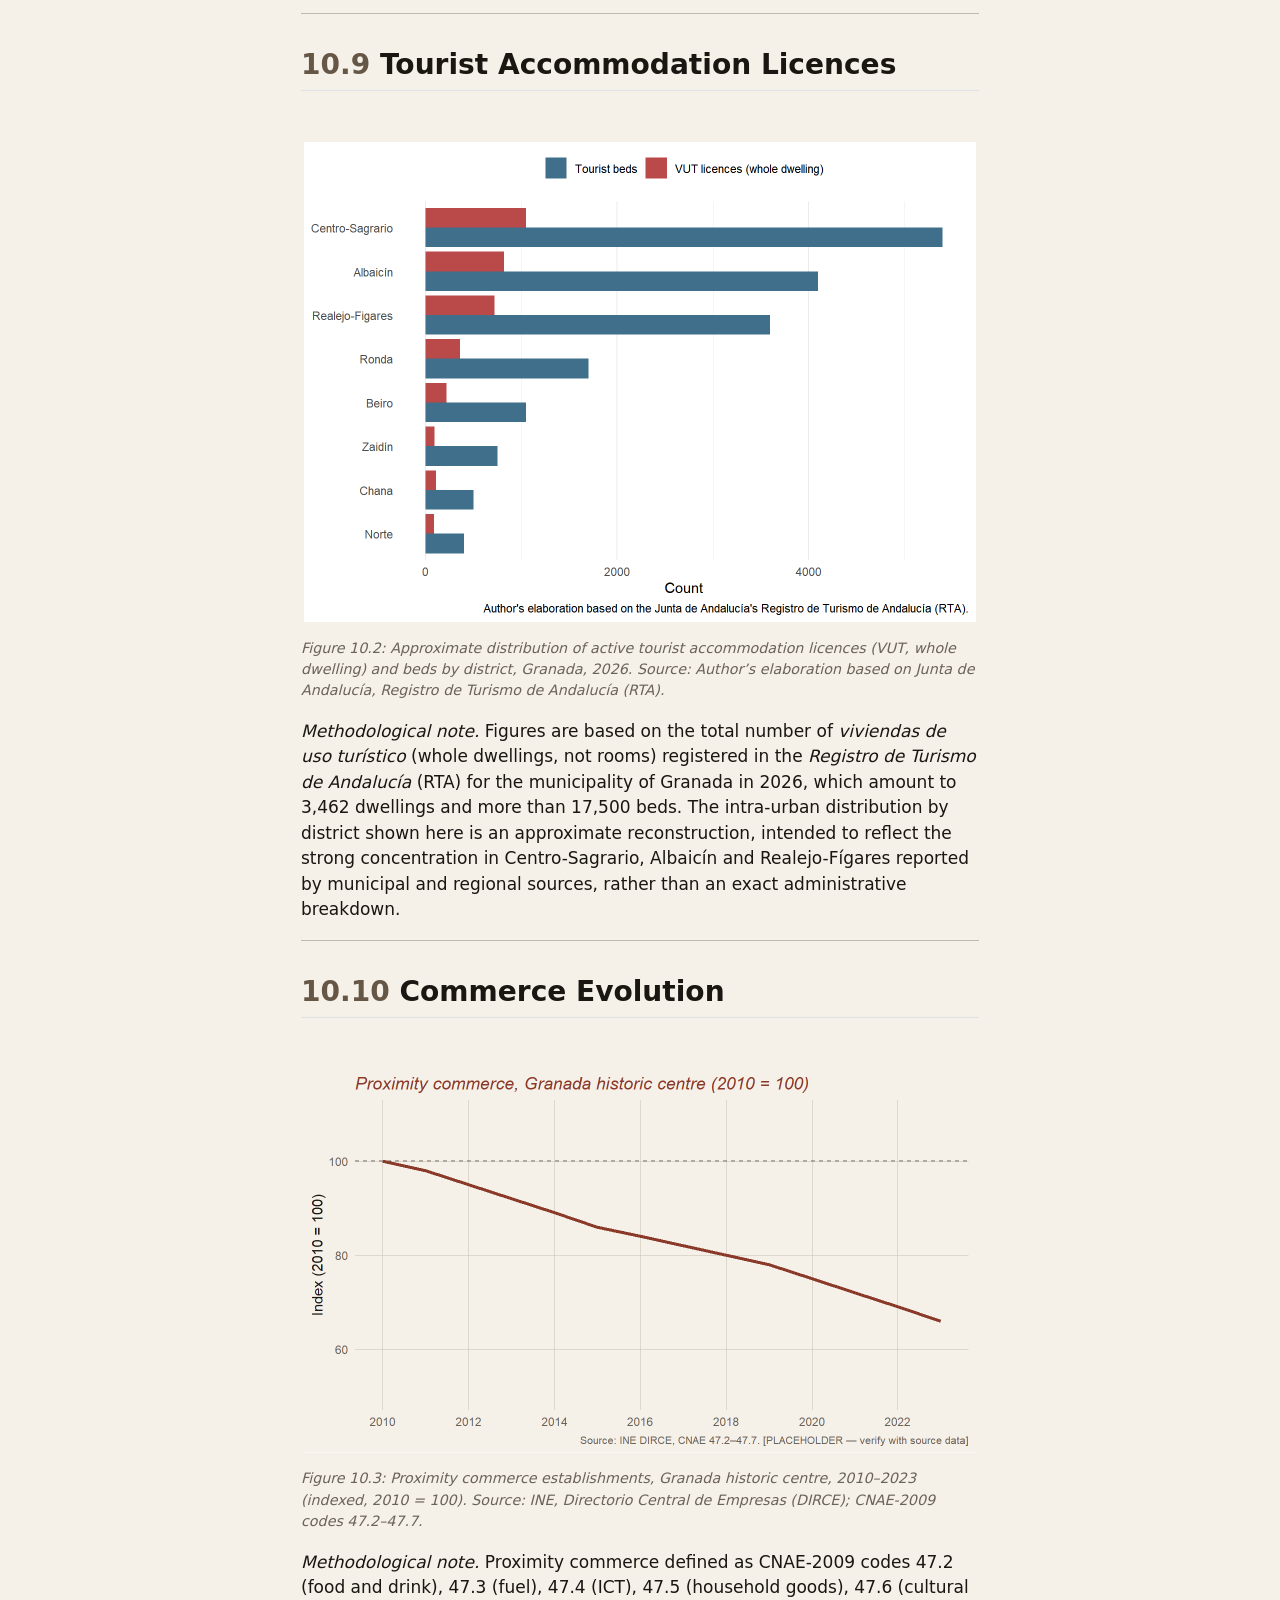
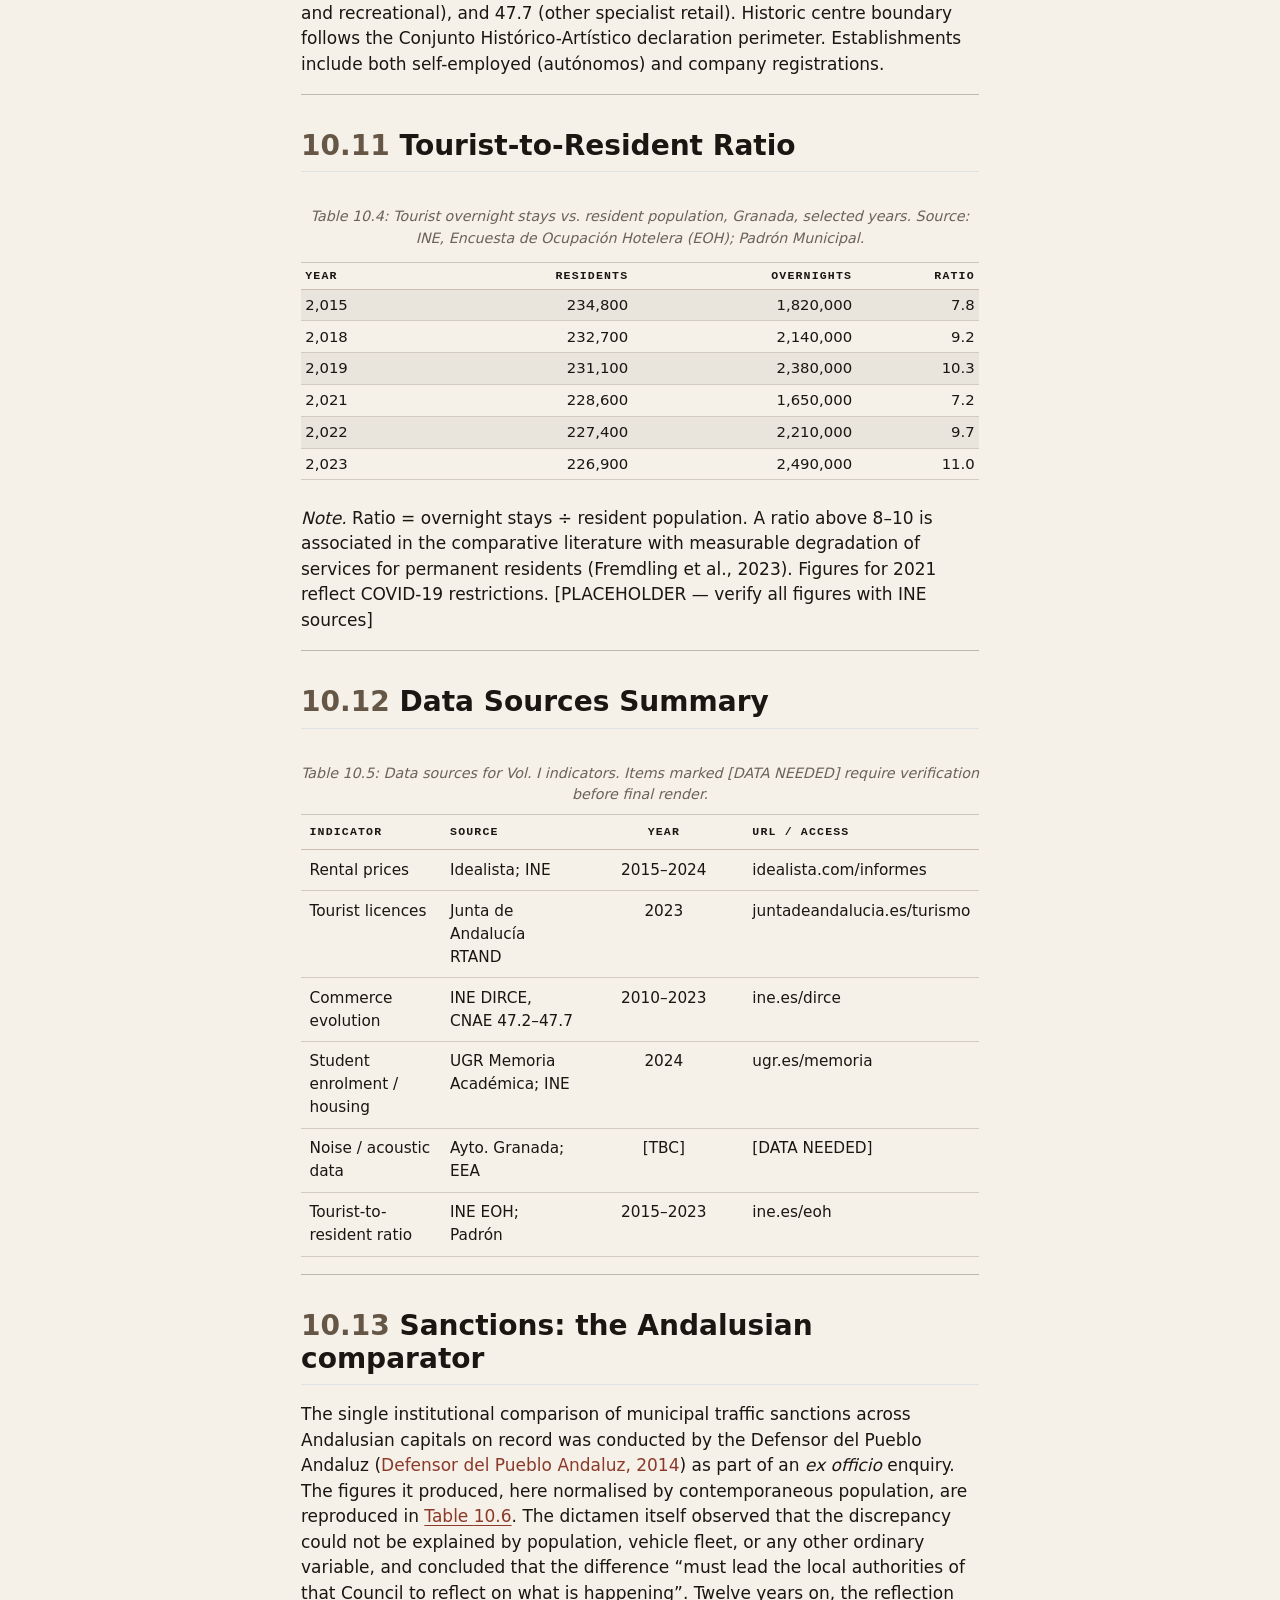
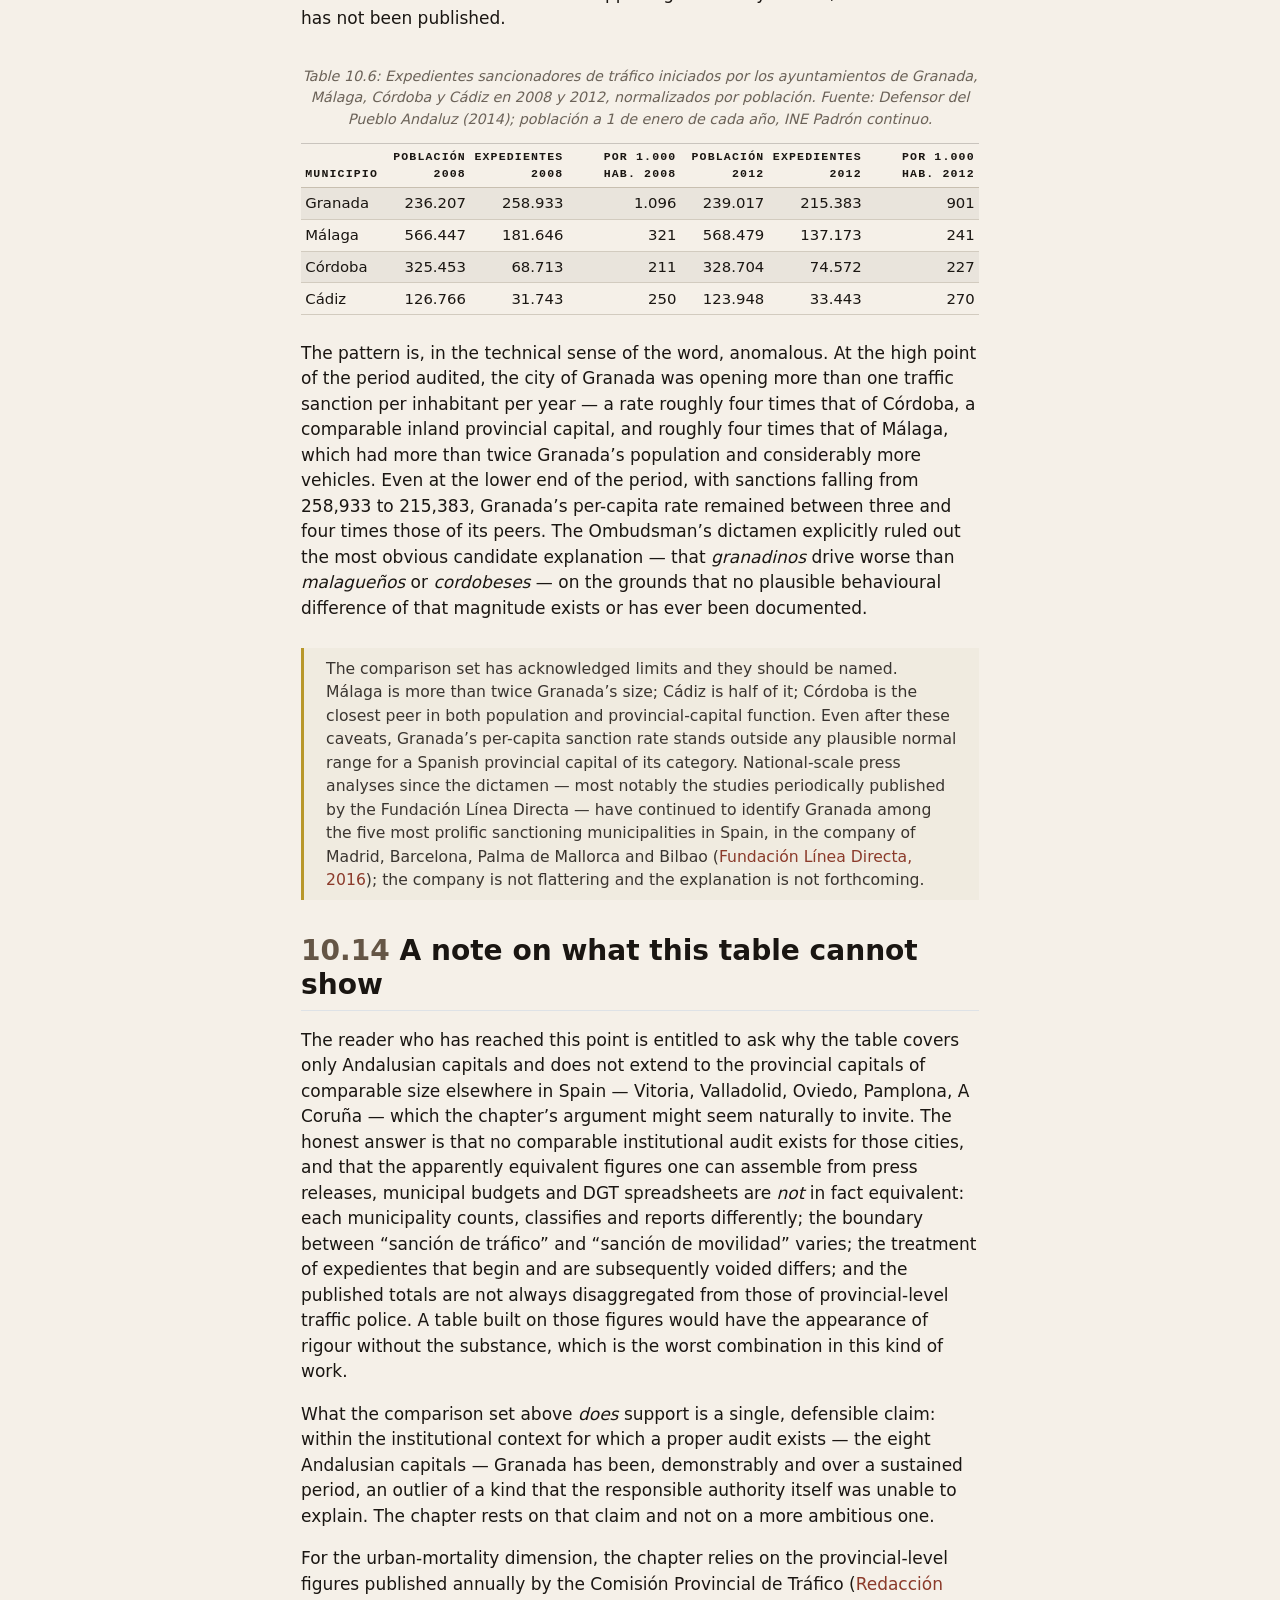
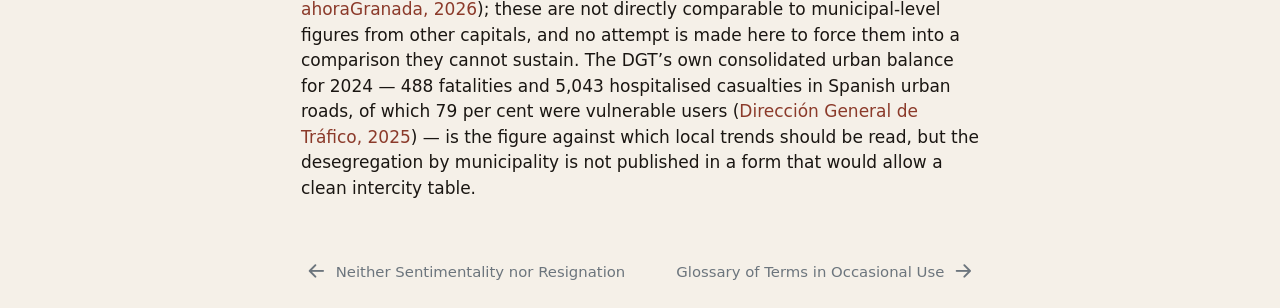
<file: appendix-data.html>
<!DOCTYPE html>
<html xmlns="http://www.w3.org/1999/xhtml" lang="en" xml:lang="en"><head>

<meta charset="utf-8">
<meta name="generator" content="quarto-1.8.27">

<meta name="viewport" content="width=device-width, initial-scale=1.0, user-scalable=yes">


<title>10&nbsp; Appendix A · Notes on Data and Sources – Overrun</title>
<style>
code{white-space: pre-wrap;}
span.smallcaps{font-variant: small-caps;}
div.columns{display: flex; gap: min(4vw, 1.5em);}
div.column{flex: auto; overflow-x: auto;}
div.hanging-indent{margin-left: 1.5em; text-indent: -1.5em;}
ul.task-list{list-style: none;}
ul.task-list li input[type="checkbox"] {
  width: 0.8em;
  margin: 0 0.8em 0.2em -1em; /* quarto-specific, see https://github.com/quarto-dev/quarto-cli/issues/4556 */ 
  vertical-align: middle;
}
/* CSS for citations */
div.csl-bib-body { }
div.csl-entry {
  clear: both;
  margin-bottom: 0em;
}
.hanging-indent div.csl-entry {
  margin-left:2em;
  text-indent:-2em;
}
div.csl-left-margin {
  min-width:2em;
  float:left;
}
div.csl-right-inline {
  margin-left:2em;
  padding-left:1em;
}
div.csl-indent {
  margin-left: 2em;
}</style>


<script src="site_libs/quarto-nav/quarto-nav.js"></script>
<script src="site_libs/quarto-nav/headroom.min.js"></script>
<script src="site_libs/clipboard/clipboard.min.js"></script>
<script src="site_libs/quarto-search/autocomplete.umd.js"></script>
<script src="site_libs/quarto-search/fuse.min.js"></script>
<script src="site_libs/quarto-search/quarto-search.js"></script>
<meta name="quarto:offset" content="./">
<link href="./glossary.html" rel="next">
<link href="./07-coda.html" rel="prev">
<script src="site_libs/quarto-html/quarto.js" type="module"></script>
<script src="site_libs/quarto-html/tabsets/tabsets.js" type="module"></script>
<script src="site_libs/quarto-html/axe/axe-check.js" type="module"></script>
<script src="site_libs/quarto-html/popper.min.js"></script>
<script src="site_libs/quarto-html/tippy.umd.min.js"></script>
<script src="site_libs/quarto-html/anchor.min.js"></script>
<link href="site_libs/quarto-html/tippy.css" rel="stylesheet">
<link href="site_libs/quarto-html/quarto-syntax-highlighting-ed96de9b727972fe78a7b5d16c58bf87.css" rel="stylesheet" class="quarto-color-scheme" id="quarto-text-highlighting-styles">
<link href="site_libs/quarto-html/quarto-syntax-highlighting-dark-4d9afe2b8d18ee9fa5d0d57b5ed4214d.css" rel="stylesheet" class="quarto-color-scheme quarto-color-alternate" id="quarto-text-highlighting-styles">
<link href="site_libs/quarto-html/quarto-syntax-highlighting-ed96de9b727972fe78a7b5d16c58bf87.css" rel="stylesheet" class="quarto-color-scheme-extra" id="quarto-text-highlighting-styles">
<script src="site_libs/bootstrap/bootstrap.min.js"></script>
<link href="site_libs/bootstrap/bootstrap-icons.css" rel="stylesheet">
<link href="site_libs/bootstrap/bootstrap-942d79f2cc56dfed41c6fddfe7d2ae1d.min.css" rel="stylesheet" append-hash="true" class="quarto-color-scheme" id="quarto-bootstrap" data-mode="light">
<link href="site_libs/bootstrap/bootstrap-dark-aff4b3c965619203e67748c025749833.min.css" rel="stylesheet" append-hash="true" class="quarto-color-scheme quarto-color-alternate" id="quarto-bootstrap" data-mode="dark">
<link href="site_libs/bootstrap/bootstrap-942d79f2cc56dfed41c6fddfe7d2ae1d.min.css" rel="stylesheet" append-hash="true" class="quarto-color-scheme-extra" id="quarto-bootstrap" data-mode="light">
<script id="quarto-search-options" type="application/json">{
  "location": "sidebar",
  "copy-button": false,
  "collapse-after": 3,
  "panel-placement": "start",
  "type": "textbox",
  "limit": 50,
  "keyboard-shortcut": [
    "f",
    "/",
    "s"
  ],
  "show-item-context": false,
  "language": {
    "search-no-results-text": "No results",
    "search-matching-documents-text": "matching documents",
    "search-copy-link-title": "Copy link to search",
    "search-hide-matches-text": "Hide additional matches",
    "search-more-match-text": "more match in this document",
    "search-more-matches-text": "more matches in this document",
    "search-clear-button-title": "Clear",
    "search-text-placeholder": "",
    "search-detached-cancel-button-title": "Cancel",
    "search-submit-button-title": "Submit",
    "search-label": "Search"
  }
}</script>
<style>html{ scroll-behavior: smooth; }</style>


<meta property="og:title" content="Overrun — A Resident’s Report on a City Past Its Limits">
<meta property="og:description" content="Civic Darwinism, Vol. I. Five perspectives on how a Mediterranean city ceased to function as a system of shared civic life and was reconstituted as a platform of value extraction.">
<meta property="og:image" content="/_assets/figures/social-card.png">
<meta property="og:site_name" content="Civic Darwinism">
<meta property="og:locale" content="en_GB">
<meta name="twitter:title" content="Overrun — A Resident’s Report on a City Past Its Limits">
<meta name="twitter:description" content="Civic Darwinism, Vol. I. Five perspectives on urban habitability degradation in a Mediterranean city.">
<meta name="twitter:image" content="/_assets/figures/social-card.png">
<meta name="twitter:card" content="summary_large_image">
</head>

<body class="nav-sidebar floating quarto-light"><script id="quarto-html-before-body" type="application/javascript">
    const toggleBodyColorMode = (bsSheetEl) => {
      const mode = bsSheetEl.getAttribute("data-mode");
      const bodyEl = window.document.querySelector("body");
      if (mode === "dark") {
        bodyEl.classList.add("quarto-dark");
        bodyEl.classList.remove("quarto-light");
      } else {
        bodyEl.classList.add("quarto-light");
        bodyEl.classList.remove("quarto-dark");
      }
    }
    const toggleBodyColorPrimary = () => {
      const bsSheetEl = window.document.querySelector("link#quarto-bootstrap:not([rel=disabled-stylesheet])");
      if (bsSheetEl) {
        toggleBodyColorMode(bsSheetEl);
      }
    }
    const setColorSchemeToggle = (alternate) => {
      const toggles = window.document.querySelectorAll('.quarto-color-scheme-toggle');
      for (let i=0; i < toggles.length; i++) {
        const toggle = toggles[i];
        if (toggle) {
          if (alternate) {
            toggle.classList.add("alternate");
          } else {
            toggle.classList.remove("alternate");
          }
        }
      }
    };
    const toggleColorMode = (alternate) => {
      // Switch the stylesheets
      const primaryStylesheets = window.document.querySelectorAll('link.quarto-color-scheme:not(.quarto-color-alternate)');
      const alternateStylesheets = window.document.querySelectorAll('link.quarto-color-scheme.quarto-color-alternate');
      manageTransitions('#quarto-margin-sidebar .nav-link', false);
      if (alternate) {
        // note: dark is layered on light, we don't disable primary!
        enableStylesheet(alternateStylesheets);
        for (const sheetNode of alternateStylesheets) {
          if (sheetNode.id === "quarto-bootstrap") {
            toggleBodyColorMode(sheetNode);
          }
        }
      } else {
        disableStylesheet(alternateStylesheets);
        enableStylesheet(primaryStylesheets)
        toggleBodyColorPrimary();
      }
      manageTransitions('#quarto-margin-sidebar .nav-link', true);
      // Switch the toggles
      setColorSchemeToggle(alternate)
      // Hack to workaround the fact that safari doesn't
      // properly recolor the scrollbar when toggling (#1455)
      if (navigator.userAgent.indexOf('Safari') > 0 && navigator.userAgent.indexOf('Chrome') == -1) {
        manageTransitions("body", false);
        window.scrollTo(0, 1);
        setTimeout(() => {
          window.scrollTo(0, 0);
          manageTransitions("body", true);
        }, 40);
      }
    }
    const disableStylesheet = (stylesheets) => {
      for (let i=0; i < stylesheets.length; i++) {
        const stylesheet = stylesheets[i];
        stylesheet.rel = 'disabled-stylesheet';
      }
    }
    const enableStylesheet = (stylesheets) => {
      for (let i=0; i < stylesheets.length; i++) {
        const stylesheet = stylesheets[i];
        if(stylesheet.rel !== 'stylesheet') { // for Chrome, which will still FOUC without this check
          stylesheet.rel = 'stylesheet';
        }
      }
    }
    const manageTransitions = (selector, allowTransitions) => {
      const els = window.document.querySelectorAll(selector);
      for (let i=0; i < els.length; i++) {
        const el = els[i];
        if (allowTransitions) {
          el.classList.remove('notransition');
        } else {
          el.classList.add('notransition');
        }
      }
    }
    const isFileUrl = () => {
      return window.location.protocol === 'file:';
    }
    const hasAlternateSentinel = () => {
      let styleSentinel = getColorSchemeSentinel();
      if (styleSentinel !== null) {
        return styleSentinel === "alternate";
      } else {
        return false;
      }
    }
    const setStyleSentinel = (alternate) => {
      const value = alternate ? "alternate" : "default";
      if (!isFileUrl()) {
        window.localStorage.setItem("quarto-color-scheme", value);
      } else {
        localAlternateSentinel = value;
      }
    }
    const getColorSchemeSentinel = () => {
      if (!isFileUrl()) {
        const storageValue = window.localStorage.getItem("quarto-color-scheme");
        return storageValue != null ? storageValue : localAlternateSentinel;
      } else {
        return localAlternateSentinel;
      }
    }
    const toggleGiscusIfUsed = (isAlternate, darkModeDefault) => {
      const baseTheme = document.querySelector('#giscus-base-theme')?.value ?? 'light';
      const alternateTheme = document.querySelector('#giscus-alt-theme')?.value ?? 'dark';
      let newTheme = '';
      if(authorPrefersDark) {
        newTheme = isAlternate ? baseTheme : alternateTheme;
      } else {
        newTheme = isAlternate ? alternateTheme : baseTheme;
      }
      const changeGiscusTheme = () => {
        // From: https://github.com/giscus/giscus/issues/336
        const sendMessage = (message) => {
          const iframe = document.querySelector('iframe.giscus-frame');
          if (!iframe) return;
          iframe.contentWindow.postMessage({ giscus: message }, 'https://giscus.app');
        }
        sendMessage({
          setConfig: {
            theme: newTheme
          }
        });
      }
      const isGiscussLoaded = window.document.querySelector('iframe.giscus-frame') !== null;
      if (isGiscussLoaded) {
        changeGiscusTheme();
      }
    };
    const authorPrefersDark = false;
    const darkModeDefault = authorPrefersDark;
      document.querySelector('link#quarto-text-highlighting-styles.quarto-color-scheme-extra').rel = 'disabled-stylesheet';
      document.querySelector('link#quarto-bootstrap.quarto-color-scheme-extra').rel = 'disabled-stylesheet';
    let localAlternateSentinel = darkModeDefault ? 'alternate' : 'default';
    // Dark / light mode switch
    window.quartoToggleColorScheme = () => {
      // Read the current dark / light value
      let toAlternate = !hasAlternateSentinel();
      toggleColorMode(toAlternate);
      setStyleSentinel(toAlternate);
      toggleGiscusIfUsed(toAlternate, darkModeDefault);
      window.dispatchEvent(new Event('resize'));
    };
    // Switch to dark mode if need be
    if (hasAlternateSentinel()) {
      toggleColorMode(true);
    } else {
      toggleColorMode(false);
    }
  </script>

<div id="quarto-search-results"></div>
  <header id="quarto-header" class="headroom fixed-top">
  <nav class="quarto-secondary-nav">
    <div class="container-fluid d-flex">
      <button type="button" class="quarto-btn-toggle btn" data-bs-toggle="collapse" role="button" data-bs-target=".quarto-sidebar-collapse-item" aria-controls="quarto-sidebar" aria-expanded="false" aria-label="Toggle sidebar navigation" onclick="if (window.quartoToggleHeadroom) { window.quartoToggleHeadroom(); }">
        <i class="bi bi-layout-text-sidebar-reverse"></i>
      </button>
        <nav class="quarto-page-breadcrumbs" aria-label="breadcrumb"><ol class="breadcrumb"><li class="breadcrumb-item"><a href="./appendix-data.html">Apparatus</a></li><li class="breadcrumb-item"><a href="./appendix-data.html"><span class="chapter-title">Appendix A · Notes on Data and Sources</span></a></li></ol></nav>
        <a class="flex-grow-1" role="navigation" data-bs-toggle="collapse" data-bs-target=".quarto-sidebar-collapse-item" aria-controls="quarto-sidebar" aria-expanded="false" aria-label="Toggle sidebar navigation" onclick="if (window.quartoToggleHeadroom) { window.quartoToggleHeadroom(); }">      
        </a>
      <button type="button" class="btn quarto-search-button" aria-label="Search" onclick="window.quartoOpenSearch();">
        <i class="bi bi-search"></i>
      </button>
    </div>
  </nav>
</header>
<!-- content -->
<div id="quarto-content" class="quarto-container page-columns page-rows-contents page-layout-article">
<!-- sidebar -->
  <nav id="quarto-sidebar" class="sidebar collapse collapse-horizontal quarto-sidebar-collapse-item sidebar-navigation floating overflow-auto">
    <div class="pt-lg-2 mt-2 text-left sidebar-header">
    <div class="sidebar-title mb-0 py-0">
      <a href="./">Overrun</a> 
        <div class="sidebar-tools-main">
  <a href="" class="quarto-color-scheme-toggle quarto-navigation-tool  px-1" onclick="window.quartoToggleColorScheme(); return false;" title="Toggle dark mode"><i class="bi"></i></a>
</div>
    </div>
      </div>
        <div class="mt-2 flex-shrink-0 align-items-center">
        <div class="sidebar-search">
        <div id="quarto-search" class="" title="Search"></div>
        </div>
        </div>
    <div class="sidebar-menu-container"> 
    <ul class="list-unstyled mt-1">
        <li class="sidebar-item">
  <div class="sidebar-item-container"> 
  <a href="./index.html" class="sidebar-item-text sidebar-link"><span class="chapter-title">Overrun</span></a>
  </div>
</li>
        <li class="sidebar-item">
  <div class="sidebar-item-container"> 
  <a href="./00-before-the-threshold.html" class="sidebar-item-text sidebar-link"><span class="chapter-title">A City Still Worth Loving</span></a>
  </div>
</li>
        <li class="sidebar-item sidebar-item-section">
      <div class="sidebar-item-container"> 
            <a class="sidebar-item-text sidebar-link text-start" data-bs-toggle="collapse" data-bs-target="#quarto-sidebar-section-1" role="navigation" aria-expanded="true">
 <span class="menu-text">Five Perspectives</span></a>
          <a class="sidebar-item-toggle text-start" data-bs-toggle="collapse" data-bs-target="#quarto-sidebar-section-1" role="navigation" aria-expanded="true" aria-label="Toggle section">
            <i class="bi bi-chevron-right ms-2"></i>
          </a> 
      </div>
      <ul id="quarto-sidebar-section-1" class="collapse list-unstyled sidebar-section depth1 show">  
          <li class="sidebar-item">
  <div class="sidebar-item-container"> 
  <a href="./01-residents-return.html" class="sidebar-item-text sidebar-link"><span class="chapter-title">The Resident’s Return</span></a>
  </div>
</li>
          <li class="sidebar-item">
  <div class="sidebar-item-container"> 
  <a href="./02-commuters-gauntlet.html" class="sidebar-item-text sidebar-link"><span class="chapter-title">The Commuter’s Gauntlet</span></a>
  </div>
</li>
          <li class="sidebar-item">
  <div class="sidebar-item-container"> 
  <a href="./03-citizen-without-leisure.html" class="sidebar-item-text sidebar-link"><span class="chapter-title">The Citizen Without Leisure</span></a>
  </div>
</li>
          <li class="sidebar-item">
  <div class="sidebar-item-container"> 
  <a href="./04-flaneur-under-siege.html" class="sidebar-item-text sidebar-link"><span class="chapter-title">The Flâneur Under Siege</span></a>
  </div>
</li>
          <li class="sidebar-item">
  <div class="sidebar-item-container"> 
  <a href="./05-academic-observer.html" class="sidebar-item-text sidebar-link"><span class="chapter-title">The Student Who Stayed On</span></a>
  </div>
</li>
      </ul>
  </li>
        <li class="sidebar-item">
  <div class="sidebar-item-container"> 
  <a href="./06-patterns-of-decline.html" class="sidebar-item-text sidebar-link"><span class="chapter-title">Patterns of Decline</span></a>
  </div>
</li>
        <li class="sidebar-item">
  <div class="sidebar-item-container"> 
  <a href="./07-coda.html" class="sidebar-item-text sidebar-link"><span class="chapter-title">Neither Sentimentality nor Resignation</span></a>
  </div>
</li>
        <li class="sidebar-item sidebar-item-section">
      <div class="sidebar-item-container"> 
            <a class="sidebar-item-text sidebar-link text-start" data-bs-toggle="collapse" data-bs-target="#quarto-sidebar-section-2" role="navigation" aria-expanded="true">
 <span class="menu-text">Apparatus</span></a>
          <a class="sidebar-item-toggle text-start" data-bs-toggle="collapse" data-bs-target="#quarto-sidebar-section-2" role="navigation" aria-expanded="true" aria-label="Toggle section">
            <i class="bi bi-chevron-right ms-2"></i>
          </a> 
      </div>
      <ul id="quarto-sidebar-section-2" class="collapse list-unstyled sidebar-section depth1 show">  
          <li class="sidebar-item">
  <div class="sidebar-item-container"> 
  <a href="./appendix-data.html" class="sidebar-item-text sidebar-link active"><span class="chapter-title">Appendix A · Notes on Data and Sources</span></a>
  </div>
</li>
          <li class="sidebar-item">
  <div class="sidebar-item-container"> 
  <a href="./glossary.html" class="sidebar-item-text sidebar-link"><span class="chapter-title">Glossary of Terms in Occasional Use</span></a>
  </div>
</li>
          <li class="sidebar-item">
  <div class="sidebar-item-container"> 
  <a href="./references.html" class="sidebar-item-text sidebar-link"><span class="chapter-title">References</span></a>
  </div>
</li>
          <li class="sidebar-item">
  <div class="sidebar-item-container"> 
  <a href="./note-on-method.html" class="sidebar-item-text sidebar-link"><span class="chapter-title">Note on Authorship and Method</span></a>
  </div>
</li>
      </ul>
  </li>
    </ul>
    </div>
</nav>
<div id="quarto-sidebar-glass" class="quarto-sidebar-collapse-item" data-bs-toggle="collapse" data-bs-target=".quarto-sidebar-collapse-item"></div>
<!-- margin-sidebar -->
    <div id="quarto-margin-sidebar" class="sidebar margin-sidebar">
        <nav id="TOC" role="doc-toc" class="toc-active">
    <h2 id="toc-title">Contents</h2>
   
  <ul class="collapse">
  <li><a href="#sec-measurement-note" id="toc-sec-measurement-note" class="nav-link active" data-scroll-target="#sec-measurement-note"><span class="header-section-number">10.1</span> A note on measurement</a></li>
  <li><a href="#tbl-bars-national" id="toc-tbl-bars-national" class="nav-link" data-scroll-target="#tbl-bars-national"><span class="header-section-number">10.2</span> National trend: bars in Spain, 2010–2024</a></li>
  <li><a href="#tbl-bars-regional" id="toc-tbl-bars-regional" class="nav-link" data-scroll-target="#tbl-bars-regional"><span class="header-section-number">10.3</span> Regional breakdown: where bars have disappeared fastest</a></li>
  <li><a href="#tbl-granada-closures" id="toc-tbl-granada-closures" class="nav-link" data-scroll-target="#tbl-granada-closures"><span class="header-section-number">10.4</span> Granada: a documented inventory of closures</a></li>
  <li><a href="#province-wide-impact-during-the-pandemic" id="toc-province-wide-impact-during-the-pandemic" class="nav-link" data-scroll-target="#province-wide-impact-during-the-pandemic"><span class="header-section-number">10.5</span> Province-wide impact during the pandemic</a></li>
  <li><a href="#a-note-on-replacement" id="toc-a-note-on-replacement" class="nav-link" data-scroll-target="#a-note-on-replacement"><span class="header-section-number">10.6</span> A note on replacement</a></li>
  <li><a href="#sources" id="toc-sources" class="nav-link" data-scroll-target="#sources"><span class="header-section-number">10.7</span> Sources</a></li>
  <li><a href="#sec-app-rental" id="toc-sec-app-rental" class="nav-link" data-scroll-target="#sec-app-rental"><span class="header-section-number">10.8</span> Rental Prices</a></li>
  <li><a href="#sec-app-licences" id="toc-sec-app-licences" class="nav-link" data-scroll-target="#sec-app-licences"><span class="header-section-number">10.9</span> Tourist Accommodation Licences</a></li>
  <li><a href="#sec-app-commerce" id="toc-sec-app-commerce" class="nav-link" data-scroll-target="#sec-app-commerce"><span class="header-section-number">10.10</span> Commerce Evolution</a></li>
  <li><a href="#sec-app-ratio" id="toc-sec-app-ratio" class="nav-link" data-scroll-target="#sec-app-ratio"><span class="header-section-number">10.11</span> Tourist-to-Resident Ratio</a></li>
  <li><a href="#sec-app-sources" id="toc-sec-app-sources" class="nav-link" data-scroll-target="#sec-app-sources"><span class="header-section-number">10.12</span> Data Sources Summary</a></li>
  <li><a href="#sec-sanctions-andalusia" id="toc-sec-sanctions-andalusia" class="nav-link" data-scroll-target="#sec-sanctions-andalusia"><span class="header-section-number">10.13</span> Sanctions: the Andalusian comparator</a></li>
  <li><a href="#sec-sanctions-note" id="toc-sec-sanctions-note" class="nav-link" data-scroll-target="#sec-sanctions-note"><span class="header-section-number">10.14</span> A note on what this table cannot show</a></li>
  </ul>
</nav>
    </div>
<!-- main -->
<main class="content" id="quarto-document-content">


<header id="title-block-header" class="quarto-title-block default"><nav class="quarto-page-breadcrumbs quarto-title-breadcrumbs d-none d-lg-block" aria-label="breadcrumb"><ol class="breadcrumb"><li class="breadcrumb-item"><a href="./appendix-data.html">Apparatus</a></li><li class="breadcrumb-item"><a href="./appendix-data.html"><span class="chapter-title">Appendix A · Notes on Data and Sources</span></a></li></ol></nav>
<div class="quarto-title">
<h1 class="title"><span class="chapter-title">Appendix A · Notes on Data and Sources</span></h1>
</div>



<div class="quarto-title-meta">

    
  
    
  </div>
  


</header>


<section id="sec-measurement-note" class="level2" data-number="10.1">
<h2 data-number="10.1" class="anchored" data-anchor-id="sec-measurement-note"><span class="header-section-number">10.1</span> A note on measurement</h2>
<p>The statistical apparatus for documenting the disappearance of small neighbourhood bars in Spain is considerably coarser than the phenomenon it claims to describe. The Instituto Nacional de Estadística, through its Directorio Central de Empresas (DIRCE), publishes an annual count of <em>establecimientos de bebidas</em> (beverage establishments) under code CNAE 5630, a category which aggregates bars, taverns, beer houses, late bars, discobars and cafés into a single undifferentiated total. DIRCE does not disaggregate by number of employees, by ownership structure, or by functional role within the neighbourhood economy. The one-person bar run by its owner — the category on which most of this volume’s argument rests — is statistically indistinguishable in the published series from a thirty-cover hotel bar, a chain franchise, or a themed outlet operating under a pub licence.</p>
<p>A second limitation matters for any comparison across time. Between 1990 and 2010 the total number of hospitality establishments in Spain grew substantially, driven by the expansion of coastal tourism infrastructure and by the legal (and sometimes extra-legal) proliferation of establishments in oversaturated tourist areas. This growth partly masks the parallel loss of neighbourhood bars inland and in the residential districts of historic cities, because both movements occur within the same aggregate category. Any reader consulting DIRCE in search of confirmation of the decline described in this volume should be aware that the evidence must be reconstructed <em>from within</em> a dataset that was not designed to see it.</p>
<p>The figures that follow are therefore presented as orientative rather than exhaustive. They come from INE/DIRCE where the national and autonomous-community totals are robust, from press reconstructions of the same DIRCE data where those reconstructions add breakdown not otherwise available, and from local press reporting for the Granada-specific inventory, which cannot be reconstructed from any public statistical source at present.</p>
</section>
<section id="tbl-bars-national" class="level2" data-number="10.2">
<h2 data-number="10.2" class="anchored" data-anchor-id="tbl-bars-national"><span class="header-section-number">10.2</span> National trend: bars in Spain, 2010–2024</h2>
<div id="tbl-bars-national" class="quarto-float quarto-figure quarto-figure-center anchored">
<figure class="quarto-float quarto-float-tbl figure">
<figcaption class="quarto-float-caption-top quarto-float-caption quarto-float-tbl" id="tbl-bars-national-caption-0ceaefa1-69ba-4598-a22c-09a6ac19f8ca">
Table&nbsp;10.1: Beverage establishments in Spain (CNAE 5630), 2010–2024.
</figcaption>
<div aria-describedby="tbl-bars-national-caption-0ceaefa1-69ba-4598-a22c-09a6ac19f8ca">
<table class="caption-top table">
<thead>
<tr class="header">
<th style="text-align: left;">Year</th>
<th style="text-align: right;">Beverage establishments (CNAE 5630)</th>
<th style="text-align: right;">Change vs.&nbsp;2010</th>
</tr>
</thead>
<tbody>
<tr class="odd">
<td style="text-align: left;">2010</td>
<td style="text-align: right;">202,720</td>
<td style="text-align: right;">—</td>
</tr>
<tr class="even">
<td style="text-align: left;">2019</td>
<td style="text-align: right;">181,230</td>
<td style="text-align: right;">−10.6%</td>
</tr>
<tr class="odd">
<td style="text-align: left;">2022</td>
<td style="text-align: right;">175,890</td>
<td style="text-align: right;">−13.2%</td>
</tr>
<tr class="even">
<td style="text-align: left;">2023</td>
<td style="text-align: right;">168,065</td>
<td style="text-align: right;">−17.1%</td>
</tr>
<tr class="odd">
<td style="text-align: left;">2024</td>
<td style="text-align: right;">163,890</td>
<td style="text-align: right;">−19.2%</td>
</tr>
</tbody>
</table>
</div>
</figure>
</div>
<p><em>Source: INE, Directorio Central de Empresas, 1 January of each reference year. 2010, 2019 and 2023 figures as reported by Newtral (García, 2024) from INE DIRCE series; 2024 figure as reported by Libre Mercado and La Iberia (2025) from the same series. The 2022 figure is interpolated from the intermediate DIRCE release and should be treated as approximate.</em></p>
<p>Over the same period, the count of restaurants and food-serving establishments under CNAE 5610 rose from 71,818 to roughly 83,700, an increase of approximately sixteen per cent. The aggregate hospitality category (CNAE 56) therefore fell only by around five to six per cent between 2010 and 2023, concealing the redistribution within it. What the data describes is not a contraction of hospitality but a reconfiguration: the small beverage establishment has been disappearing and the structured, reservation-based restaurant has been taking its place in the aggregate, though not in the same streets and not at the same prices.</p>
</section>
<section id="tbl-bars-regional" class="level2" data-number="10.3">
<h2 data-number="10.3" class="anchored" data-anchor-id="tbl-bars-regional"><span class="header-section-number">10.3</span> Regional breakdown: where bars have disappeared fastest</h2>
<div id="tbl-bars-regional" class="quarto-float quarto-figure quarto-figure-center anchored">
<figure class="quarto-float quarto-float-tbl figure">
<figcaption class="quarto-float-caption-top quarto-float-caption quarto-float-tbl" id="tbl-bars-regional-caption-0ceaefa1-69ba-4598-a22c-09a6ac19f8ca">
Table&nbsp;10.2: Regional loss of beverage establishments, 2010–2023, by autonomous community.
</figcaption>
<div aria-describedby="tbl-bars-regional-caption-0ceaefa1-69ba-4598-a22c-09a6ac19f8ca">
<table class="caption-top table">
<thead>
<tr class="header">
<th style="text-align: left;">Autonomous community</th>
<th style="text-align: right;">Bars lost 2010–2023 (abs.)</th>
<th style="text-align: right;">Change (%)</th>
</tr>
</thead>
<tbody>
<tr class="odd">
<td style="text-align: left;">Comunidad de Madrid</td>
<td style="text-align: right;">−5,946</td>
<td style="text-align: right;">−26.3%</td>
</tr>
<tr class="even">
<td style="text-align: left;">Castilla y León</td>
<td style="text-align: right;">−3,639</td>
<td style="text-align: right;">−24.0%</td>
</tr>
<tr class="odd">
<td style="text-align: left;">Galicia</td>
<td style="text-align: right;">−3,876</td>
<td style="text-align: right;">−23.5%</td>
</tr>
<tr class="even">
<td style="text-align: left;">Principado de Asturias</td>
<td style="text-align: right;">−1,432</td>
<td style="text-align: right;">−22.9%</td>
</tr>
<tr class="odd">
<td style="text-align: left;">Castilla-La Mancha</td>
<td style="text-align: right;">−1,904</td>
<td style="text-align: right;">−20.8%</td>
</tr>
<tr class="even">
<td style="text-align: left;">Canarias</td>
<td style="text-align: right;">−861</td>
<td style="text-align: right;">−10.2%</td>
</tr>
<tr class="odd">
<td style="text-align: left;">Andalucía</td>
<td style="text-align: right;">−3,712</td>
<td style="text-align: right;">−10.1%</td>
</tr>
<tr class="even">
<td style="text-align: left;">Ceuta</td>
<td style="text-align: right;">−20</td>
<td style="text-align: right;">−8.4%</td>
</tr>
<tr class="odd">
<td style="text-align: left;">Melilla</td>
<td style="text-align: right;">−12</td>
<td style="text-align: right;">−5.7%</td>
</tr>
<tr class="even">
<td style="text-align: left;">Navarra</td>
<td style="text-align: right;">−9</td>
<td style="text-align: right;">−0.4%</td>
</tr>
</tbody>
</table>
</div>
</figure>
</div>
<p><em>Source: INE DIRCE, as reconstructed by Newtral (García, 2024). Autonomous communities ordered by relative loss. The remaining communities fall between the extremes shown and are omitted for space.</em></p>
<p>The low figure for Andalucía in the relative column is consistent with the caveat entered in §A.1. The autonomous community contains both the coastal provinces whose tourism-driven expansion has added beverage establishments over the period and the inland and residential districts whose neighbourhood bars have been closing; the two movements partly cancel in the aggregate. A province-level breakdown would be required to see the pattern more clearly, and is not currently available in published form.</p>
</section>
<section id="tbl-granada-closures" class="level2" data-number="10.4">
<h2 data-number="10.4" class="anchored" data-anchor-id="tbl-granada-closures"><span class="header-section-number">10.4</span> Granada: a documented inventory of closures</h2>
<p>Because DIRCE does not publish a province-level series disaggregated by local function, the Granada-specific evidence in this volume draws on local press reporting. The inventory below is necessarily partial: it records establishments whose closure or demolition was considered sufficiently notable to be covered in <em>Ideal</em>, <em>Granada Hoy</em>, <em>Granada Digital</em>, <em>Cadena SER Radio Granada</em>, or the regional edition of <em>El País</em>, between 2017 and 2024. Establishments that closed quietly — which is to say, most of them — do not appear.</p>
<div id="tbl-granada-closures" class="quarto-float quarto-figure quarto-figure-center anchored">
<figure class="quarto-float quarto-float-tbl figure">
<figcaption class="quarto-float-caption-top quarto-float-caption quarto-float-tbl" id="tbl-granada-closures-caption-0ceaefa1-69ba-4598-a22c-09a6ac19f8ca">
Table&nbsp;10.3: Documented closures of long-standing establishments in Granada, 2017–2024.
</figcaption>
<div aria-describedby="tbl-granada-closures-caption-0ceaefa1-69ba-4598-a22c-09a6ac19f8ca">
<table class="caption-top table">
<colgroup>
<col style="width: 7%">
<col style="width: 23%">
<col style="width: 30%">
<col style="width: 38%">
</colgroup>
<thead>
<tr class="header">
<th style="text-align: left;">Year</th>
<th style="text-align: left;">Establishment</th>
<th style="text-align: left;">Location</th>
<th style="text-align: left;">Notes</th>
</tr>
</thead>
<tbody>
<tr class="odd">
<td style="text-align: left;">2017</td>
<td style="text-align: left;">Farmacia Zambrano</td>
<td style="text-align: left;">C. Reyes Católicos, 24</td>
<td style="text-align: left;">Since 1876; included for context</td>
</tr>
<tr class="even">
<td style="text-align: left;">2019</td>
<td style="text-align: left;">Bar La Sabanilla</td>
<td style="text-align: left;">C. San Sebastián</td>
<td style="text-align: left;">Since 1883; demolished after ruin order</td>
</tr>
<tr class="odd">
<td style="text-align: left;">pre-2020</td>
<td style="text-align: left;">Bodegas Espadafor</td>
<td style="text-align: left;">Gran Vía</td>
<td style="text-align: left;">Emblematic; closed prior to pandemic</td>
</tr>
<tr class="even">
<td style="text-align: left;">2020</td>
<td style="text-align: left;">Café Lisboa</td>
<td style="text-align: left;">Plaza Nueva</td>
<td style="text-align: left;">Closed during first-wave lockdowns</td>
</tr>
<tr class="odd">
<td style="text-align: left;">2020</td>
<td style="text-align: left;">Bar Luis XV</td>
<td style="text-align: left;">Avda. de Madrid</td>
<td style="text-align: left;">Proprietor retired; viability lost</td>
</tr>
<tr class="even">
<td style="text-align: left;">2020</td>
<td style="text-align: left;">Cortijo Charavinillo</td>
<td style="text-align: left;">Vega de Granada</td>
<td style="text-align: left;">Rural-edge restaurant; closed 2020</td>
</tr>
<tr class="odd">
<td style="text-align: left;">2020</td>
<td style="text-align: left;">El Chanquete</td>
<td style="text-align: left;">Pedro Antonio de Alarcón</td>
<td style="text-align: left;">Seafood specialist; transferred</td>
</tr>
<tr class="even">
<td style="text-align: left;">2020</td>
<td style="text-align: left;">Kudamm I</td>
<td style="text-align: left;">Pedro Antonio de Alarcón</td>
<td style="text-align: left;">Hispano-German; small premises unviable</td>
</tr>
<tr class="odd">
<td style="text-align: left;">2020</td>
<td style="text-align: left;">La Blanca Paloma</td>
<td style="text-align: left;">Various</td>
<td style="text-align: left;">Closed during first-wave lockdowns</td>
</tr>
<tr class="even">
<td style="text-align: left;">2020</td>
<td style="text-align: left;">La Bella y la Bestia</td>
<td style="text-align: left;">Central (4 premises)</td>
<td style="text-align: left;">Four-premises operation collapsed</td>
</tr>
<tr class="odd">
<td style="text-align: left;">2023</td>
<td style="text-align: left;">El Ventorrillo</td>
<td style="text-align: left;">Junto Palacio de Congresos</td>
<td style="text-align: left;">100 years; demolished for 5-storey block</td>
</tr>
<tr class="even">
<td style="text-align: left;">2023</td>
<td style="text-align: left;">Bar Alhambra</td>
<td style="text-align: left;">C. Cristo de la Yedra</td>
<td style="text-align: left;">60 years; owner retiring; attached note</td>
</tr>
</tbody>
</table>
</div>
</figure>
</div>
<p><strong>Attached note on Bar Alhambra.</strong> The proprietor, interviewed by <em>Granada Hoy</em> shortly before closure, attributed the neighbourhood’s decline in part to the departure of the Facultad de Medicina and the relocation of services away from the old Clínico. The observation is consistent with the argument advanced in the Introduction regarding the Barrio de los Doctores: the perimeter of affordable sociability that formed around the three large hospitals depended on a continuous flow of staff, students and visiting families, and was vulnerable to any reconfiguration of the institutions it served. When the medical faculty and the central hospital functions were moved, the economic basis for the bars that had served them was removed at the same time, though not at the same pace.</p>
</section>
<section id="province-wide-impact-during-the-pandemic" class="level2" data-number="10.5">
<h2 data-number="10.5" class="anchored" data-anchor-id="province-wide-impact-during-the-pandemic"><span class="header-section-number">10.5</span> Province-wide impact during the pandemic</h2>
<p>The Federación Provincial de Hostelería y Turismo de Granada estimated, at the close of the first pandemic year, that 1,500 hospitality businesses had ceased operation in the province of Granada, with an associated loss of between 8,000 and 10,000 jobs (Granada Digital, 2022). The federation’s president, Gregorio García, had earlier projected a minimum closure rate of fifteen per cent among associated businesses, which he considered potentially optimistic. National estimates by the consultancy UVE Solutions placed the pandemic-period loss of HORECA outlets in Spain at around fourteen per cent. These figures are not directly comparable to the DIRCE series in §A.2, which records only net annual change in registered establishments and smooths across the year.</p>
</section>
<section id="a-note-on-replacement" class="level2" data-number="10.6">
<h2 data-number="10.6" class="anchored" data-anchor-id="a-note-on-replacement"><span class="header-section-number">10.6</span> A note on replacement</h2>
<p>The most consistent finding across the reporting consulted is that the locales vacated by closing neighbourhood bars have not, in general, been replaced by establishments of the same type. Where replacement has occurred, it has tended towards two models: conversion of the premises to residential use, particularly in central districts under housing pressure; and occupation by establishments operating under chain or group structures, whether local (Casa Ysla, Puerta Bernina, La Cueva de 1900, Los Manueles, Los Diamantes, La Esquinita, Bar Aliatar) or national. Several of these groups expanded during the pandemic period, in part to absorb staff from their own closed premises and in part to take advantage of favourable terms on vacated locales. The UVE Solutions report for 2024 records that organised hospitality grew by 9.9% in the year while independent hospitality grew by only 1.6%, a divergence consistent with the pattern observed in Granada.</p>
<p>This is not, in itself, a judgement about the quality of the establishments involved. It is an observation about structure. The question of whether a city in which most bars are outlets of a group operates, for its residents, as the same kind of place as a city in which most bars are independent single-proprietor businesses is a question the volume addresses in the chapters that follow.</p>
</section>
<section id="sources" class="level2" data-number="10.7">
<h2 data-number="10.7" class="anchored" data-anchor-id="sources"><span class="header-section-number">10.7</span> Sources</h2>
<p><em>Primary aggregated data:</em> INE, Directorio Central de Empresas (DIRCE), annual series for CNAE 5610 and 5630, 2008–2024.</p>
<p><em>Press reconstructions and commentary:</em> García, Y. (2024), “¿Por qué cada vez hay menos bares en España? Desde 2010 han desaparecido el 17%”, <em>Newtral</em>, 1 January; “Sangría en la hostelería: España pierde 40.000 bares”, <em>Libre Mercado</em>, October 2025; “España dejará de ser un país de bares”, <em>La Iberia</em>, November 2025.</p>
<p><em>Granada-specific reporting:</em> Barrera, J. F. (2020), “Los bares de Granada que han cerrado…”, <em>Ideal</em>, 6 September; Romero, A. R., “Se pierde un bar de barrio…”, <em>Granada Hoy</em>; López Rivera, M. (2022), “La hostelería de Granada se apunta al modelo de las cadenas”, <em>Granada Digital</em>; Álvarez, C. (2023), “Negocios míticos a los que Granada ha dicho adiós”, <em>Ideal</em>, 21 March; Troyano, R. (2020), “La agonía de este propietario de bar en Granada: ‘Cierro hoy’”, <em>Cadena SER Radio Granada</em>, 9 November.</p>
<p><em>Consultancy reporting:</em> UVE Solutions (2024), <em>UVE Data Market Horeca 2024</em>, Madrid.</p>
<hr>
</section>
<section id="sec-app-rental" class="level2" data-number="10.8">
<h2 data-number="10.8" class="anchored" data-anchor-id="sec-app-rental"><span class="header-section-number">10.8</span> Rental Prices</h2>
<div class="cell">
<div class="cell-output-display">
<div id="fig-rental-trend" class="quarto-float quarto-figure quarto-figure-center anchored" alt="Line chart showing average rental price rise from approximately €6.2/m² in 2015 to €11.8/m² in 2024 in Granada's central districts. ">
<figure class="quarto-float quarto-float-fig figure">
<div aria-describedby="fig-rental-trend-caption-0ceaefa1-69ba-4598-a22c-09a6ac19f8ca">
<img src="appendix-data_files/figure-html/fig-rental-trend-1.png" class="img-fluid figure-img" alt="Line chart showing average rental price rise from approximately €6.2/m² in 2015 to €11.8/m² in 2024 in Granada's central districts. " width="672">
</div>
<figcaption class="quarto-float-caption-bottom quarto-float-caption quarto-float-fig" id="fig-rental-trend-caption-0ceaefa1-69ba-4598-a22c-09a6ac19f8ca">
Figure&nbsp;10.1: Average rental price per m², Granada historic districts, 2015–2024. Source: Idealista (2024); INE, Encuesta Continua de Hogares. Prices deflated to 2015 euros using CPI (INE, 2024).
</figcaption>
</figure>
</div>
</div>
</div>
<p><em>Methodological note.</em> Central districts defined as Realejo, Centro, Albaicín, and Beiro (INE census section codes […]). Prices deflated using the Spanish CPI general index (INE, base year 2015). Figures for 2022–2024 are provisional pending INE confirmation. See <span class="citation" data-cites="cocola-gant_2018">Cócola-Gant (<a href="references.html#ref-cocola-gant_2018" role="doc-biblioref">2018</a>)</span> for the analytic framework applied to comparable cases.</p>
<hr>
</section>
<section id="sec-app-licences" class="level2" data-number="10.9">
<h2 data-number="10.9" class="anchored" data-anchor-id="sec-app-licences"><span class="header-section-number">10.9</span> Tourist Accommodation Licences</h2>
<div class="cell">
<div class="cell-output-display">
<div id="fig-tourist-licences-map" class="quarto-float quarto-figure quarto-figure-center anchored" alt="Bar chart showing the approximate number of tourist accommodation licences (VUT) and beds per municipal district in Granada in 2023. ">
<figure class="quarto-float quarto-float-fig figure">
<div aria-describedby="fig-tourist-licences-map-caption-0ceaefa1-69ba-4598-a22c-09a6ac19f8ca">
<img src="appendix-data_files/figure-html/fig-tourist-licences-map-1.png" class="img-fluid figure-img" alt="Bar chart showing the approximate number of tourist accommodation licences (VUT) and beds per municipal district in Granada in 2023. " width="672">
</div>
<figcaption class="quarto-float-caption-bottom quarto-float-caption quarto-float-fig" id="fig-tourist-licences-map-caption-0ceaefa1-69ba-4598-a22c-09a6ac19f8ca">
Figure&nbsp;10.2: Approximate distribution of active tourist accommodation licences (VUT, whole dwelling) and beds by district, Granada, 2026. Source: Author’s elaboration based on Junta de Andalucía, Registro de Turismo de Andalucía (RTA).
</figcaption>
</figure>
</div>
</div>
</div>
<p><em>Methodological note.</em> Figures are based on the total number of <em>viviendas de uso turístico</em> (whole dwellings, not rooms) registered in the <em>Registro de Turismo de Andalucía</em> (RTA) for the municipality of Granada in 2026, which amount to 3,462 dwellings and more than 17,500 beds. The intra-urban distribution by district shown here is an approximate reconstruction, intended to reflect the strong concentration in Centro-Sagrario, Albaicín and Realejo-Fígares reported by municipal and regional sources, rather than an exact administrative breakdown.</p>
<hr>
</section>
<section id="sec-app-commerce" class="level2" data-number="10.10">
<h2 data-number="10.10" class="anchored" data-anchor-id="sec-app-commerce"><span class="header-section-number">10.10</span> Commerce Evolution</h2>
<div class="cell">
<div class="cell-output-display">
<div id="fig-commerce-evolution" class="quarto-float quarto-figure quarto-figure-center anchored" alt="Line chart showing decline in proximity commerce from index 100 in 2010 to approximately 66 in 2023. ">
<figure class="quarto-float quarto-float-fig figure">
<div aria-describedby="fig-commerce-evolution-caption-0ceaefa1-69ba-4598-a22c-09a6ac19f8ca">
<img src="appendix-data_files/figure-html/fig-commerce-evolution-1.png" class="img-fluid figure-img" alt="Line chart showing decline in proximity commerce from index 100 in 2010 to approximately 66 in 2023. " width="672">
</div>
<figcaption class="quarto-float-caption-bottom quarto-float-caption quarto-float-fig" id="fig-commerce-evolution-caption-0ceaefa1-69ba-4598-a22c-09a6ac19f8ca">
Figure&nbsp;10.3: Proximity commerce establishments, Granada historic centre, 2010–2023 (indexed, 2010 = 100). Source: INE, Directorio Central de Empresas (DIRCE); CNAE-2009 codes 47.2–47.7.
</figcaption>
</figure>
</div>
</div>
</div>
<p><em>Methodological note.</em> Proximity commerce defined as CNAE-2009 codes 47.2 (food and drink), 47.3 (fuel), 47.4 (ICT), 47.5 (household goods), 47.6 (cultural and recreational), and 47.7 (other specialist retail). Historic centre boundary follows the Conjunto Histórico-Artístico declaration perimeter. Establishments include both self-employed (autónomos) and company registrations.</p>
<hr>
</section>
<section id="sec-app-ratio" class="level2" data-number="10.11">
<h2 data-number="10.11" class="anchored" data-anchor-id="sec-app-ratio"><span class="header-section-number">10.11</span> Tourist-to-Resident Ratio</h2>
<div class="cell">
<div id="tbl-tourist-resident" class="cell quarto-float quarto-figure quarto-figure-center anchored">
<figure class="quarto-float quarto-float-tbl figure">
<figcaption class="quarto-float-caption-top quarto-float-caption quarto-float-tbl" id="tbl-tourist-resident-caption-0ceaefa1-69ba-4598-a22c-09a6ac19f8ca">
Table&nbsp;10.4: Tourist overnight stays vs.&nbsp;resident population, Granada, selected years. Source: INE, Encuesta de Ocupación Hotelera (EOH); Padrón Municipal.
</figcaption>
<div aria-describedby="tbl-tourist-resident-caption-0ceaefa1-69ba-4598-a22c-09a6ac19f8ca">
<div class="cell-output-display">
<table class="do-not-create-environment cell caption-top table table-sm table-striped small">
<thead>
<tr class="header">
<th style="text-align: left;">Year</th>
<th style="text-align: right;">Residents</th>
<th style="text-align: right;">Overnights</th>
<th style="text-align: right;">Ratio</th>
</tr>
</thead>
<tbody>
<tr class="odd">
<td style="text-align: left;">2,015</td>
<td style="text-align: right;">234,800</td>
<td style="text-align: right;">1,820,000</td>
<td style="text-align: right;">7.8</td>
</tr>
<tr class="even">
<td style="text-align: left;">2,018</td>
<td style="text-align: right;">232,700</td>
<td style="text-align: right;">2,140,000</td>
<td style="text-align: right;">9.2</td>
</tr>
<tr class="odd">
<td style="text-align: left;">2,019</td>
<td style="text-align: right;">231,100</td>
<td style="text-align: right;">2,380,000</td>
<td style="text-align: right;">10.3</td>
</tr>
<tr class="even">
<td style="text-align: left;">2,021</td>
<td style="text-align: right;">228,600</td>
<td style="text-align: right;">1,650,000</td>
<td style="text-align: right;">7.2</td>
</tr>
<tr class="odd">
<td style="text-align: left;">2,022</td>
<td style="text-align: right;">227,400</td>
<td style="text-align: right;">2,210,000</td>
<td style="text-align: right;">9.7</td>
</tr>
<tr class="even">
<td style="text-align: left;">2,023</td>
<td style="text-align: right;">226,900</td>
<td style="text-align: right;">2,490,000</td>
<td style="text-align: right;">11.0</td>
</tr>
</tbody>
</table>
</div>
</div>
</figure>
</div>
</div>
<p><em>Note.</em> Ratio = overnight stays ÷ resident population. A ratio above 8–10 is associated in the comparative literature with measurable degradation of services for permanent residents (Fremdling et al., 2023). Figures for 2021 reflect COVID-19 restrictions. [PLACEHOLDER — verify all figures with INE sources]</p>
<hr>
</section>
<section id="sec-app-sources" class="level2" data-number="10.12">
<h2 data-number="10.12" class="anchored" data-anchor-id="sec-app-sources"><span class="header-section-number">10.12</span> Data Sources Summary</h2>
<div id="tbl-sources" class="quarto-float quarto-figure quarto-figure-center anchored">
<figure class="quarto-float quarto-float-tbl figure">
<figcaption class="quarto-float-caption-top quarto-float-caption quarto-float-tbl" id="tbl-sources-caption-0ceaefa1-69ba-4598-a22c-09a6ac19f8ca">
Table&nbsp;10.5: Data sources for Vol. I indicators. Items marked [DATA NEEDED] require verification before final render.
</figcaption>
<div aria-describedby="tbl-sources-caption-0ceaefa1-69ba-4598-a22c-09a6ac19f8ca">
<table class="caption-top table">
<colgroup>
<col style="width: 23%">
<col style="width: 23%">
<col style="width: 29%">
<col style="width: 23%">
</colgroup>
<thead>
<tr class="header">
<th style="text-align: left;">Indicator</th>
<th style="text-align: left;">Source</th>
<th style="text-align: center;">Year</th>
<th style="text-align: left;">URL / Access</th>
</tr>
</thead>
<tbody>
<tr class="odd">
<td style="text-align: left;">Rental prices</td>
<td style="text-align: left;">Idealista; INE</td>
<td style="text-align: center;">2015–2024</td>
<td style="text-align: left;">idealista.com/informes</td>
</tr>
<tr class="even">
<td style="text-align: left;">Tourist licences</td>
<td style="text-align: left;">Junta de Andalucía RTAND</td>
<td style="text-align: center;">2023</td>
<td style="text-align: left;">juntadeandalucia.es/turismo</td>
</tr>
<tr class="odd">
<td style="text-align: left;">Commerce evolution</td>
<td style="text-align: left;">INE DIRCE, CNAE 47.2–47.7</td>
<td style="text-align: center;">2010–2023</td>
<td style="text-align: left;">ine.es/dirce</td>
</tr>
<tr class="even">
<td style="text-align: left;">Student enrolment / housing</td>
<td style="text-align: left;">UGR Memoria Académica; INE</td>
<td style="text-align: center;">2024</td>
<td style="text-align: left;">ugr.es/memoria</td>
</tr>
<tr class="odd">
<td style="text-align: left;">Noise / acoustic data</td>
<td style="text-align: left;">Ayto. Granada; EEA</td>
<td style="text-align: center;">[TBC]</td>
<td style="text-align: left;">[DATA NEEDED]</td>
</tr>
<tr class="even">
<td style="text-align: left;">Tourist-to-resident ratio</td>
<td style="text-align: left;">INE EOH; Padrón</td>
<td style="text-align: center;">2015–2023</td>
<td style="text-align: left;">ine.es/eoh</td>
</tr>
</tbody>
</table>
</div>
</figure>
</div>
<hr>
<!-- ═══════════════════════════════════════════════════════════
     APPENDIX FRAGMENT · SANCIONES DE TRÁFICO
     Para insertar en appendix-data.qmd, sección de capítulo 2.
     Etiquetas Quarto:
       @tbl-sanctions-andalusia    (tabla principal)
       @sec-sanctions-note         (nota metodológica)
     Estado: DRAFT v1
════════════════════════════════════════════════════════════ -->
</section>
<section id="sec-sanctions-andalusia" class="level2" data-number="10.13">
<h2 data-number="10.13" class="anchored" data-anchor-id="sec-sanctions-andalusia"><span class="header-section-number">10.13</span> Sanctions: the Andalusian comparator</h2>
<p>The single institutional comparison of municipal traffic sanctions across Andalusian capitals on record was conducted by the Defensor del Pueblo Andaluz <span class="citation" data-cites="defensor_pueblo_andaluz_2014">(<a href="references.html#ref-defensor_pueblo_andaluz_2014" role="doc-biblioref">Defensor del Pueblo Andaluz, 2014</a>)</span> as part of an <em>ex officio</em> enquiry. The figures it produced, here normalised by contemporaneous population, are reproduced in <a href="#tbl-sanctions-andalusia" class="quarto-xref">Table&nbsp;<span>10.6</span></a>. The dictamen itself observed that the discrepancy could not be explained by population, vehicle fleet, or any other ordinary variable, and concluded that the difference “must lead the local authorities of that Council to reflect on what is happening”. Twelve years on, the reflection has not been published.</p>
<div class="cell">
<div id="tbl-sanctions-andalusia" class="cell quarto-float quarto-figure quarto-figure-center anchored">
<figure class="quarto-float quarto-float-tbl figure">
<figcaption class="quarto-float-caption-top quarto-float-caption quarto-float-tbl" id="tbl-sanctions-andalusia-caption-0ceaefa1-69ba-4598-a22c-09a6ac19f8ca">
Table&nbsp;10.6: Expedientes sancionadores de tráfico iniciados por los ayuntamientos de Granada, Málaga, Córdoba y Cádiz en 2008 y 2012, normalizados por población. Fuente: Defensor del Pueblo Andaluz (2014); población a 1 de enero de cada año, INE Padrón continuo.
</figcaption>
<div aria-describedby="tbl-sanctions-andalusia-caption-0ceaefa1-69ba-4598-a22c-09a6ac19f8ca">
<div class="cell-output-display">
<table class="do-not-create-environment cell caption-top table table-sm table-striped small">
<colgroup>
<col style="width: 8%">
<col style="width: 13%">
<col style="width: 14%">
<col style="width: 17%">
<col style="width: 13%">
<col style="width: 14%">
<col style="width: 17%">
</colgroup>
<thead>
<tr class="header">
<th style="text-align: left;">Municipio</th>
<th style="text-align: right;">Población 2008</th>
<th style="text-align: right;">Expedientes 2008</th>
<th style="text-align: right;">Por 1.000 hab. 2008</th>
<th style="text-align: right;">Población 2012</th>
<th style="text-align: right;">Expedientes 2012</th>
<th style="text-align: right;">Por 1.000 hab. 2012</th>
</tr>
</thead>
<tbody>
<tr class="odd">
<td style="text-align: left;">Granada</td>
<td style="text-align: right;">236.207</td>
<td style="text-align: right;">258.933</td>
<td style="text-align: right;">1.096</td>
<td style="text-align: right;">239.017</td>
<td style="text-align: right;">215.383</td>
<td style="text-align: right;">901</td>
</tr>
<tr class="even">
<td style="text-align: left;">Málaga</td>
<td style="text-align: right;">566.447</td>
<td style="text-align: right;">181.646</td>
<td style="text-align: right;">321</td>
<td style="text-align: right;">568.479</td>
<td style="text-align: right;">137.173</td>
<td style="text-align: right;">241</td>
</tr>
<tr class="odd">
<td style="text-align: left;">Córdoba</td>
<td style="text-align: right;">325.453</td>
<td style="text-align: right;">68.713</td>
<td style="text-align: right;">211</td>
<td style="text-align: right;">328.704</td>
<td style="text-align: right;">74.572</td>
<td style="text-align: right;">227</td>
</tr>
<tr class="even">
<td style="text-align: left;">Cádiz</td>
<td style="text-align: right;">126.766</td>
<td style="text-align: right;">31.743</td>
<td style="text-align: right;">250</td>
<td style="text-align: right;">123.948</td>
<td style="text-align: right;">33.443</td>
<td style="text-align: right;">270</td>
</tr>
</tbody>
</table>
</div>
</div>
</figure>
</div>
</div>
<p>The pattern is, in the technical sense of the word, anomalous. At the high point of the period audited, the city of Granada was opening more than one traffic sanction per inhabitant per year — a rate roughly four times that of Córdoba, a comparable inland provincial capital, and roughly four times that of Málaga, which had more than twice Granada’s population and considerably more vehicles. Even at the lower end of the period, with sanctions falling from 258,933 to 215,383, Granada’s per-capita rate remained between three and four times those of its peers. The Ombudsman’s dictamen explicitly ruled out the most obvious candidate explanation — that <em>granadinos</em> drive worse than <em>malagueños</em> or <em>cordobeses</em> — on the grounds that no plausible behavioural difference of that magnitude exists or has ever been documented.</p>
<div class="block-data">
<p>The comparison set has acknowledged limits and they should be named. Málaga is more than twice Granada’s size; Cádiz is half of it; Córdoba is the closest peer in both population and provincial-capital function. Even after these caveats, Granada’s per-capita sanction rate stands outside any plausible normal range for a Spanish provincial capital of its category. National-scale press analyses since the dictamen — most notably the studies periodically published by the Fundación Línea Directa — have continued to identify Granada among the five most prolific sanctioning municipalities in Spain, in the company of Madrid, Barcelona, Palma de Mallorca and Bilbao <span class="citation" data-cites="linea_directa_2016">(<a href="references.html#ref-linea_directa_2016" role="doc-biblioref">Fundación Línea Directa, 2016</a>)</span>; the company is not flattering and the explanation is not forthcoming.</p>
</div>
</section>
<section id="sec-sanctions-note" class="level2" data-number="10.14">
<h2 data-number="10.14" class="anchored" data-anchor-id="sec-sanctions-note"><span class="header-section-number">10.14</span> A note on what this table cannot show</h2>
<p>The reader who has reached this point is entitled to ask why the table covers only Andalusian capitals and does not extend to the provincial capitals of comparable size elsewhere in Spain — Vitoria, Valladolid, Oviedo, Pamplona, A Coruña — which the chapter’s argument might seem naturally to invite. The honest answer is that no comparable institutional audit exists for those cities, and that the apparently equivalent figures one can assemble from press releases, municipal budgets and DGT spreadsheets are <em>not</em> in fact equivalent: each municipality counts, classifies and reports differently; the boundary between “sanción de tráfico” and “sanción de movilidad” varies; the treatment of expedientes that begin and are subsequently voided differs; and the published totals are not always disaggregated from those of provincial-level traffic police. A table built on those figures would have the appearance of rigour without the substance, which is the worst combination in this kind of work.</p>
<p>What the comparison set above <em>does</em> support is a single, defensible claim: within the institutional context for which a proper audit exists — the eight Andalusian capitals — Granada has been, demonstrably and over a sustained period, an outlier of a kind that the responsible authority itself was unable to explain. The chapter rests on that claim and not on a more ambitious one.</p>
<p>For the urban-mortality dimension, the chapter relies on the provincial-level figures published annually by the Comisión Provincial de Tráfico <span class="citation" data-cites="comision_trafico_granada_2026">(<a href="references.html#ref-comision_trafico_granada_2026" role="doc-biblioref">Redacción ahoraGranada, 2026</a>)</span>; these are not directly comparable to municipal-level figures from other capitals, and no attempt is made here to force them into a comparison they cannot sustain. The DGT’s own consolidated urban balance for 2024 — 488 fatalities and 5,043 hospitalised casualties in Spanish urban roads, of which 79 per cent were vulnerable users <span class="citation" data-cites="dgt_urban_2025">(<a href="references.html#ref-dgt_urban_2025" role="doc-biblioref">Dirección General de Tráfico, 2025</a>)</span> — is the figure against which local trends should be read, but the desegregation by municipality is not published in a form that would allow a clean intercity table.</p>


<div id="refs" class="references csl-bib-body hanging-indent" data-entry-spacing="0" data-line-spacing="2" role="list" style="display: none">
<div id="ref-cocola-gant_2018" class="csl-entry" role="listitem">
Cócola-Gant, Agustín. (2018). Tourism gentrification. In Loretta Lees &amp; Martin Phillips (Eds.), <em>Handbook of gentrification studies</em> (pp. 281–293). Edward Elgar.
</div>
<div id="ref-defensor_pueblo_andaluz_2014" class="csl-entry" role="listitem">
Defensor del Pueblo Andaluz. (2014). <em>Queremos saber porqué las sanciones de tráfico en <span>Granada</span> son muy superiores al resto de provincias con similar parque móvil</em>. Queja de oficio, resumen del resultado. <a href="https://www.defensordelpuebloandaluz.es/queremos-saber-porque-las-sanciones-de-trafico-en-granada-son-muy-superior-al-resto-de-provincias">https://www.defensordelpuebloandaluz.es/queremos-saber-porque-las-sanciones-de-trafico-en-granada-son-muy-superior-al-resto-de-provincias</a>
</div>
<div id="ref-dgt_urban_2025" class="csl-entry" role="listitem">
Dirección General de Tráfico. (2025). <em>Balance de siniestralidad vial. Vías urbanas, año 2024</em>. Nota de prensa, DGT. <a href="https://www.dgt.es/comunicacion/notas-de-prensa/20250708-descienden-un-6-los-fallecidos-por-siniestro-de-trafico-en-las-ciudades/">https://www.dgt.es/comunicacion/notas-de-prensa/20250708-descienden-un-6-los-fallecidos-por-siniestro-de-trafico-en-las-ciudades/</a>
</div>
<div id="ref-linea_directa_2016" class="csl-entry" role="listitem">
Fundación Línea Directa. (2016). <em>Estudio sobre las multas municipales en españa, 2011–2014</em>. Reseñado en Revista Tráfico y Seguridad Vial (DGT). <a href="https://revista.dgt.es/es/noticias/nacional/2016/04ABRIL/0426-Estudio-multas-municipales-Linea-Directa.shtml">https://revista.dgt.es/es/noticias/nacional/2016/04ABRIL/0426-Estudio-multas-municipales-Linea-Directa.shtml</a>
</div>
<div id="ref-comision_trafico_granada_2026" class="csl-entry" role="listitem">
Redacción ahoraGranada. (2026). <em>Las víctimas mortales en carretera en <span>Granada</span> descienden un 11% pero aumentan los heridos hospitalizados</em>. ahoraGranada. <a href="https://www.ahoragranada.com/noticias/las-victimas-mortales-en-carretera-en-granada-descienden-un-11-pero-aumentan-los-heridos-hospitalizados/">https://www.ahoragranada.com/noticias/las-victimas-mortales-en-carretera-en-granada-descienden-un-11-pero-aumentan-los-heridos-hospitalizados/</a>
</div>
</div>
</section>

</main> <!-- /main -->
<script id="quarto-html-after-body" type="application/javascript">
  window.document.addEventListener("DOMContentLoaded", function (event) {
    // Ensure there is a toggle, if there isn't float one in the top right
    if (window.document.querySelector('.quarto-color-scheme-toggle') === null) {
      const a = window.document.createElement('a');
      a.classList.add('top-right');
      a.classList.add('quarto-color-scheme-toggle');
      a.href = "";
      a.onclick = function() { try { window.quartoToggleColorScheme(); } catch {} return false; };
      const i = window.document.createElement("i");
      i.classList.add('bi');
      a.appendChild(i);
      window.document.body.appendChild(a);
    }
    setColorSchemeToggle(hasAlternateSentinel())
    const icon = "";
    const anchorJS = new window.AnchorJS();
    anchorJS.options = {
      placement: 'right',
      icon: icon
    };
    anchorJS.add('.anchored');
    const isCodeAnnotation = (el) => {
      for (const clz of el.classList) {
        if (clz.startsWith('code-annotation-')) {                     
          return true;
        }
      }
      return false;
    }
    const onCopySuccess = function(e) {
      // button target
      const button = e.trigger;
      // don't keep focus
      button.blur();
      // flash "checked"
      button.classList.add('code-copy-button-checked');
      var currentTitle = button.getAttribute("title");
      button.setAttribute("title", "Copied!");
      let tooltip;
      if (window.bootstrap) {
        button.setAttribute("data-bs-toggle", "tooltip");
        button.setAttribute("data-bs-placement", "left");
        button.setAttribute("data-bs-title", "Copied!");
        tooltip = new bootstrap.Tooltip(button, 
          { trigger: "manual", 
            customClass: "code-copy-button-tooltip",
            offset: [0, -8]});
        tooltip.show();    
      }
      setTimeout(function() {
        if (tooltip) {
          tooltip.hide();
          button.removeAttribute("data-bs-title");
          button.removeAttribute("data-bs-toggle");
          button.removeAttribute("data-bs-placement");
        }
        button.setAttribute("title", currentTitle);
        button.classList.remove('code-copy-button-checked');
      }, 1000);
      // clear code selection
      e.clearSelection();
    }
    const getTextToCopy = function(trigger) {
      const outerScaffold = trigger.parentElement.cloneNode(true);
      const codeEl = outerScaffold.querySelector('code');
      for (const childEl of codeEl.children) {
        if (isCodeAnnotation(childEl)) {
          childEl.remove();
        }
      }
      return codeEl.innerText;
    }
    const clipboard = new window.ClipboardJS('.code-copy-button:not([data-in-quarto-modal])', {
      text: getTextToCopy
    });
    clipboard.on('success', onCopySuccess);
    if (window.document.getElementById('quarto-embedded-source-code-modal')) {
      const clipboardModal = new window.ClipboardJS('.code-copy-button[data-in-quarto-modal]', {
        text: getTextToCopy,
        container: window.document.getElementById('quarto-embedded-source-code-modal')
      });
      clipboardModal.on('success', onCopySuccess);
    }
      var localhostRegex = new RegExp(/^(?:http|https):\/\/localhost\:?[0-9]*\//);
      var mailtoRegex = new RegExp(/^mailto:/);
        var filterRegex = new RegExp('/' + window.location.host + '/');
      var isInternal = (href) => {
          return filterRegex.test(href) || localhostRegex.test(href) || mailtoRegex.test(href);
      }
      // Inspect non-navigation links and adorn them if external
     var links = window.document.querySelectorAll('a[href]:not(.nav-link):not(.navbar-brand):not(.toc-action):not(.sidebar-link):not(.sidebar-item-toggle):not(.pagination-link):not(.no-external):not([aria-hidden]):not(.dropdown-item):not(.quarto-navigation-tool):not(.about-link)');
      for (var i=0; i<links.length; i++) {
        const link = links[i];
        if (!isInternal(link.href)) {
          // undo the damage that might have been done by quarto-nav.js in the case of
          // links that we want to consider external
          if (link.dataset.originalHref !== undefined) {
            link.href = link.dataset.originalHref;
          }
            // target, if specified
            link.setAttribute("target", "_blank");
            if (link.getAttribute("rel") === null) {
              link.setAttribute("rel", "noopener");
            }
        }
      }
    function tippyHover(el, contentFn, onTriggerFn, onUntriggerFn) {
      const config = {
        allowHTML: true,
        maxWidth: 500,
        delay: 100,
        arrow: false,
        appendTo: function(el) {
            return el.parentElement;
        },
        interactive: true,
        interactiveBorder: 10,
        theme: 'quarto',
        placement: 'bottom-start',
      };
      if (contentFn) {
        config.content = contentFn;
      }
      if (onTriggerFn) {
        config.onTrigger = onTriggerFn;
      }
      if (onUntriggerFn) {
        config.onUntrigger = onUntriggerFn;
      }
      window.tippy(el, config); 
    }
    const noterefs = window.document.querySelectorAll('a[role="doc-noteref"]');
    for (var i=0; i<noterefs.length; i++) {
      const ref = noterefs[i];
      tippyHover(ref, function() {
        // use id or data attribute instead here
        let href = ref.getAttribute('data-footnote-href') || ref.getAttribute('href');
        try { href = new URL(href).hash; } catch {}
        const id = href.replace(/^#\/?/, "");
        const note = window.document.getElementById(id);
        if (note) {
          return note.innerHTML;
        } else {
          return "";
        }
      });
    }
    const xrefs = window.document.querySelectorAll('a.quarto-xref');
    const processXRef = (id, note) => {
      // Strip column container classes
      const stripColumnClz = (el) => {
        el.classList.remove("page-full", "page-columns");
        if (el.children) {
          for (const child of el.children) {
            stripColumnClz(child);
          }
        }
      }
      stripColumnClz(note)
      if (id === null || id.startsWith('sec-')) {
        // Special case sections, only their first couple elements
        const container = document.createElement("div");
        if (note.children && note.children.length > 2) {
          container.appendChild(note.children[0].cloneNode(true));
          for (let i = 1; i < note.children.length; i++) {
            const child = note.children[i];
            if (child.tagName === "P" && child.innerText === "") {
              continue;
            } else {
              container.appendChild(child.cloneNode(true));
              break;
            }
          }
          if (window.Quarto?.typesetMath) {
            window.Quarto.typesetMath(container);
          }
          return container.innerHTML
        } else {
          if (window.Quarto?.typesetMath) {
            window.Quarto.typesetMath(note);
          }
          return note.innerHTML;
        }
      } else {
        // Remove any anchor links if they are present
        const anchorLink = note.querySelector('a.anchorjs-link');
        if (anchorLink) {
          anchorLink.remove();
        }
        if (window.Quarto?.typesetMath) {
          window.Quarto.typesetMath(note);
        }
        if (note.classList.contains("callout")) {
          return note.outerHTML;
        } else {
          return note.innerHTML;
        }
      }
    }
    for (var i=0; i<xrefs.length; i++) {
      const xref = xrefs[i];
      tippyHover(xref, undefined, function(instance) {
        instance.disable();
        let url = xref.getAttribute('href');
        let hash = undefined; 
        if (url.startsWith('#')) {
          hash = url;
        } else {
          try { hash = new URL(url).hash; } catch {}
        }
        if (hash) {
          const id = hash.replace(/^#\/?/, "");
          const note = window.document.getElementById(id);
          if (note !== null) {
            try {
              const html = processXRef(id, note.cloneNode(true));
              instance.setContent(html);
            } finally {
              instance.enable();
              instance.show();
            }
          } else {
            // See if we can fetch this
            fetch(url.split('#')[0])
            .then(res => res.text())
            .then(html => {
              const parser = new DOMParser();
              const htmlDoc = parser.parseFromString(html, "text/html");
              const note = htmlDoc.getElementById(id);
              if (note !== null) {
                const html = processXRef(id, note);
                instance.setContent(html);
              } 
            }).finally(() => {
              instance.enable();
              instance.show();
            });
          }
        } else {
          // See if we can fetch a full url (with no hash to target)
          // This is a special case and we should probably do some content thinning / targeting
          fetch(url)
          .then(res => res.text())
          .then(html => {
            const parser = new DOMParser();
            const htmlDoc = parser.parseFromString(html, "text/html");
            const note = htmlDoc.querySelector('main.content');
            if (note !== null) {
              // This should only happen for chapter cross references
              // (since there is no id in the URL)
              // remove the first header
              if (note.children.length > 0 && note.children[0].tagName === "HEADER") {
                note.children[0].remove();
              }
              const html = processXRef(null, note);
              instance.setContent(html);
            } 
          }).finally(() => {
            instance.enable();
            instance.show();
          });
        }
      }, function(instance) {
      });
    }
        let selectedAnnoteEl;
        const selectorForAnnotation = ( cell, annotation) => {
          let cellAttr = 'data-code-cell="' + cell + '"';
          let lineAttr = 'data-code-annotation="' +  annotation + '"';
          const selector = 'span[' + cellAttr + '][' + lineAttr + ']';
          return selector;
        }
        const selectCodeLines = (annoteEl) => {
          const doc = window.document;
          const targetCell = annoteEl.getAttribute("data-target-cell");
          const targetAnnotation = annoteEl.getAttribute("data-target-annotation");
          const annoteSpan = window.document.querySelector(selectorForAnnotation(targetCell, targetAnnotation));
          const lines = annoteSpan.getAttribute("data-code-lines").split(",");
          const lineIds = lines.map((line) => {
            return targetCell + "-" + line;
          })
          let top = null;
          let height = null;
          let parent = null;
          if (lineIds.length > 0) {
              //compute the position of the single el (top and bottom and make a div)
              const el = window.document.getElementById(lineIds[0]);
              top = el.offsetTop;
              height = el.offsetHeight;
              parent = el.parentElement.parentElement;
            if (lineIds.length > 1) {
              const lastEl = window.document.getElementById(lineIds[lineIds.length - 1]);
              const bottom = lastEl.offsetTop + lastEl.offsetHeight;
              height = bottom - top;
            }
            if (top !== null && height !== null && parent !== null) {
              // cook up a div (if necessary) and position it 
              let div = window.document.getElementById("code-annotation-line-highlight");
              if (div === null) {
                div = window.document.createElement("div");
                div.setAttribute("id", "code-annotation-line-highlight");
                div.style.position = 'absolute';
                parent.appendChild(div);
              }
              div.style.top = top - 2 + "px";
              div.style.height = height + 4 + "px";
              div.style.left = 0;
              let gutterDiv = window.document.getElementById("code-annotation-line-highlight-gutter");
              if (gutterDiv === null) {
                gutterDiv = window.document.createElement("div");
                gutterDiv.setAttribute("id", "code-annotation-line-highlight-gutter");
                gutterDiv.style.position = 'absolute';
                const codeCell = window.document.getElementById(targetCell);
                const gutter = codeCell.querySelector('.code-annotation-gutter');
                gutter.appendChild(gutterDiv);
              }
              gutterDiv.style.top = top - 2 + "px";
              gutterDiv.style.height = height + 4 + "px";
            }
            selectedAnnoteEl = annoteEl;
          }
        };
        const unselectCodeLines = () => {
          const elementsIds = ["code-annotation-line-highlight", "code-annotation-line-highlight-gutter"];
          elementsIds.forEach((elId) => {
            const div = window.document.getElementById(elId);
            if (div) {
              div.remove();
            }
          });
          selectedAnnoteEl = undefined;
        };
          // Handle positioning of the toggle
      window.addEventListener(
        "resize",
        throttle(() => {
          elRect = undefined;
          if (selectedAnnoteEl) {
            selectCodeLines(selectedAnnoteEl);
          }
        }, 10)
      );
      function throttle(fn, ms) {
      let throttle = false;
      let timer;
        return (...args) => {
          if(!throttle) { // first call gets through
              fn.apply(this, args);
              throttle = true;
          } else { // all the others get throttled
              if(timer) clearTimeout(timer); // cancel #2
              timer = setTimeout(() => {
                fn.apply(this, args);
                timer = throttle = false;
              }, ms);
          }
        };
      }
        // Attach click handler to the DT
        const annoteDls = window.document.querySelectorAll('dt[data-target-cell]');
        for (const annoteDlNode of annoteDls) {
          annoteDlNode.addEventListener('click', (event) => {
            const clickedEl = event.target;
            if (clickedEl !== selectedAnnoteEl) {
              unselectCodeLines();
              const activeEl = window.document.querySelector('dt[data-target-cell].code-annotation-active');
              if (activeEl) {
                activeEl.classList.remove('code-annotation-active');
              }
              selectCodeLines(clickedEl);
              clickedEl.classList.add('code-annotation-active');
            } else {
              // Unselect the line
              unselectCodeLines();
              clickedEl.classList.remove('code-annotation-active');
            }
          });
        }
    const findCites = (el) => {
      const parentEl = el.parentElement;
      if (parentEl) {
        const cites = parentEl.dataset.cites;
        if (cites) {
          return {
            el,
            cites: cites.split(' ')
          };
        } else {
          return findCites(el.parentElement)
        }
      } else {
        return undefined;
      }
    };
    var bibliorefs = window.document.querySelectorAll('a[role="doc-biblioref"]');
    for (var i=0; i<bibliorefs.length; i++) {
      const ref = bibliorefs[i];
      const citeInfo = findCites(ref);
      if (citeInfo) {
        tippyHover(citeInfo.el, function() {
          var popup = window.document.createElement('div');
          citeInfo.cites.forEach(function(cite) {
            var citeDiv = window.document.createElement('div');
            citeDiv.classList.add('hanging-indent');
            citeDiv.classList.add('csl-entry');
            var biblioDiv = window.document.getElementById('ref-' + cite);
            if (biblioDiv) {
              citeDiv.innerHTML = biblioDiv.innerHTML;
            }
            popup.appendChild(citeDiv);
          });
          return popup.innerHTML;
        });
      }
    }
  });
  </script>
<nav class="page-navigation">
  <div class="nav-page nav-page-previous">
      <a href="./07-coda.html" class="pagination-link" aria-label="Neither Sentimentality nor Resignation">
        <i class="bi bi-arrow-left-short"></i> <span class="nav-page-text"><span class="chapter-title">Neither Sentimentality nor Resignation</span></span>
      </a>          
  </div>
  <div class="nav-page nav-page-next">
      <a href="./glossary.html" class="pagination-link" aria-label="Glossary of Terms in Occasional Use">
        <span class="nav-page-text"><span class="chapter-title">Glossary of Terms in Occasional Use</span></span> <i class="bi bi-arrow-right-short"></i>
      </a>
  </div>
</nav>
</div> <!-- /content -->




<script src="site_libs/quarto-html/zenscroll-min.js"></script>
</body></html>
</file>
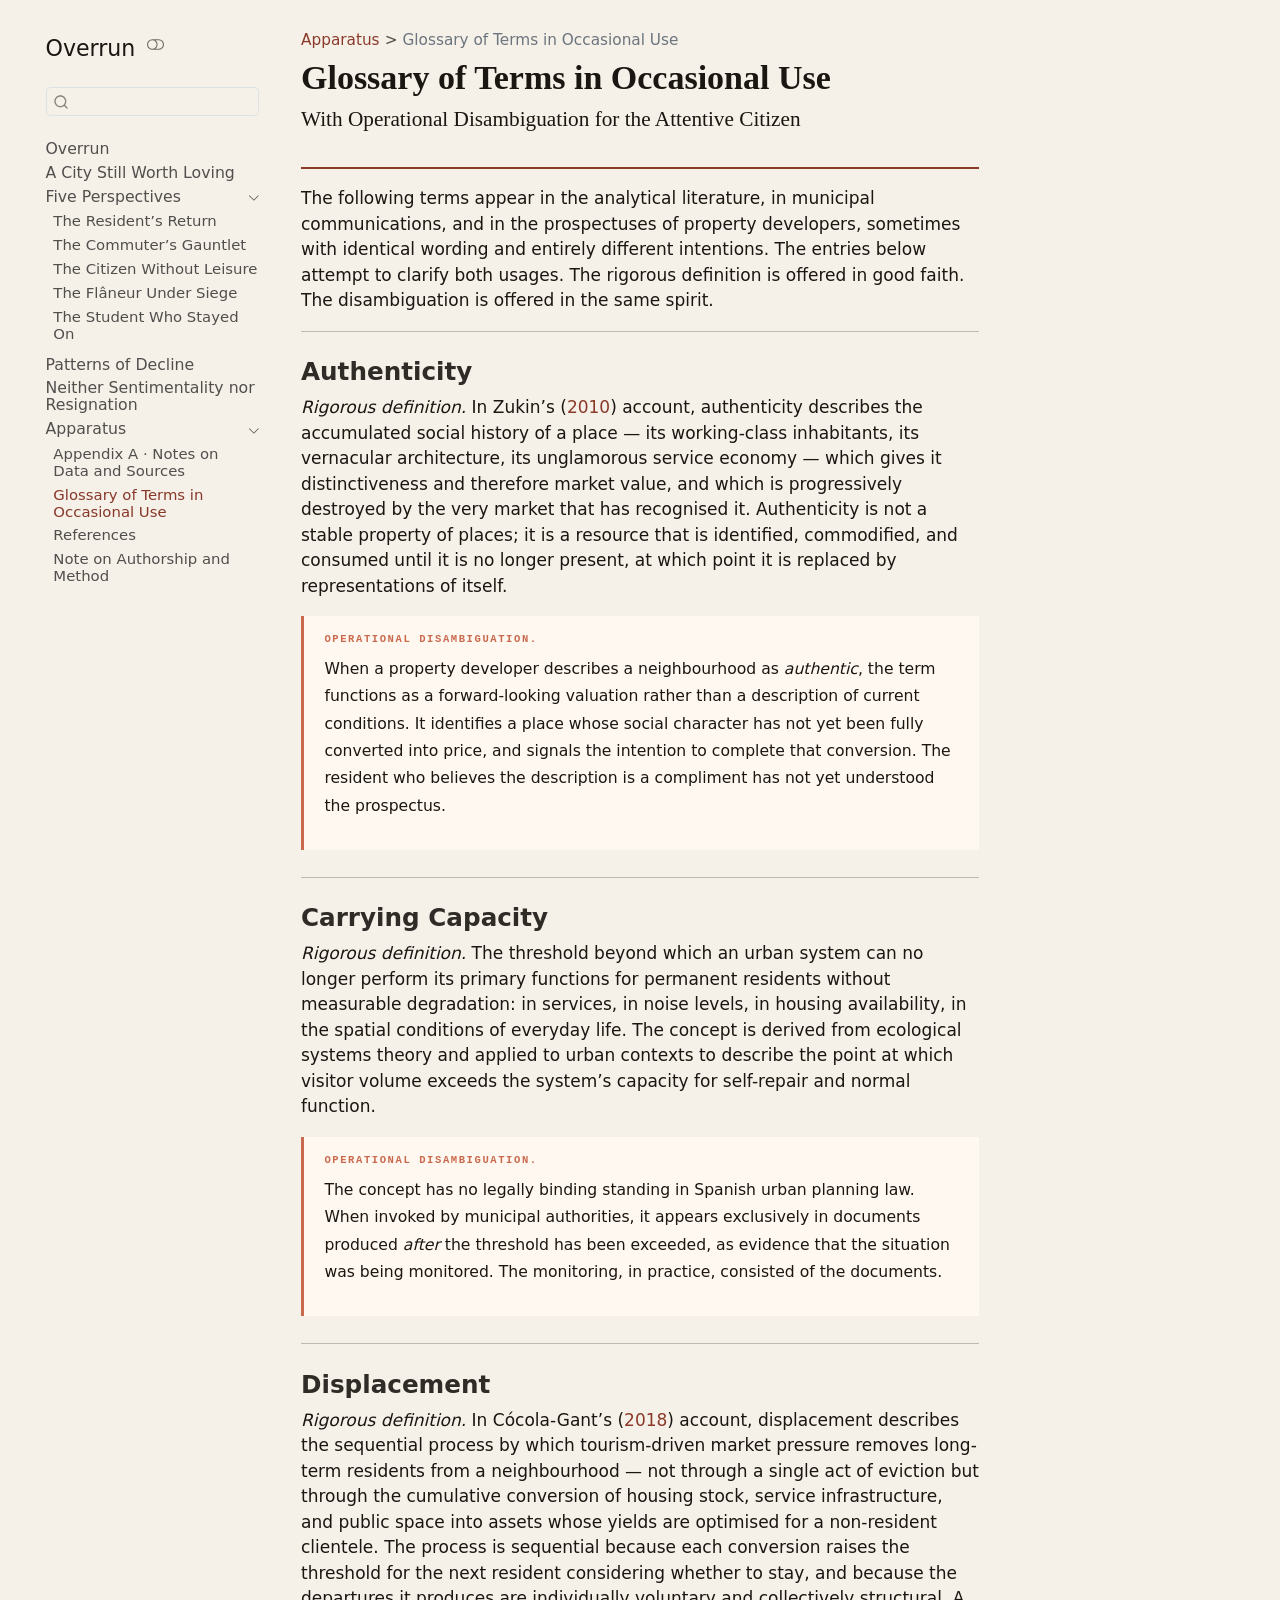
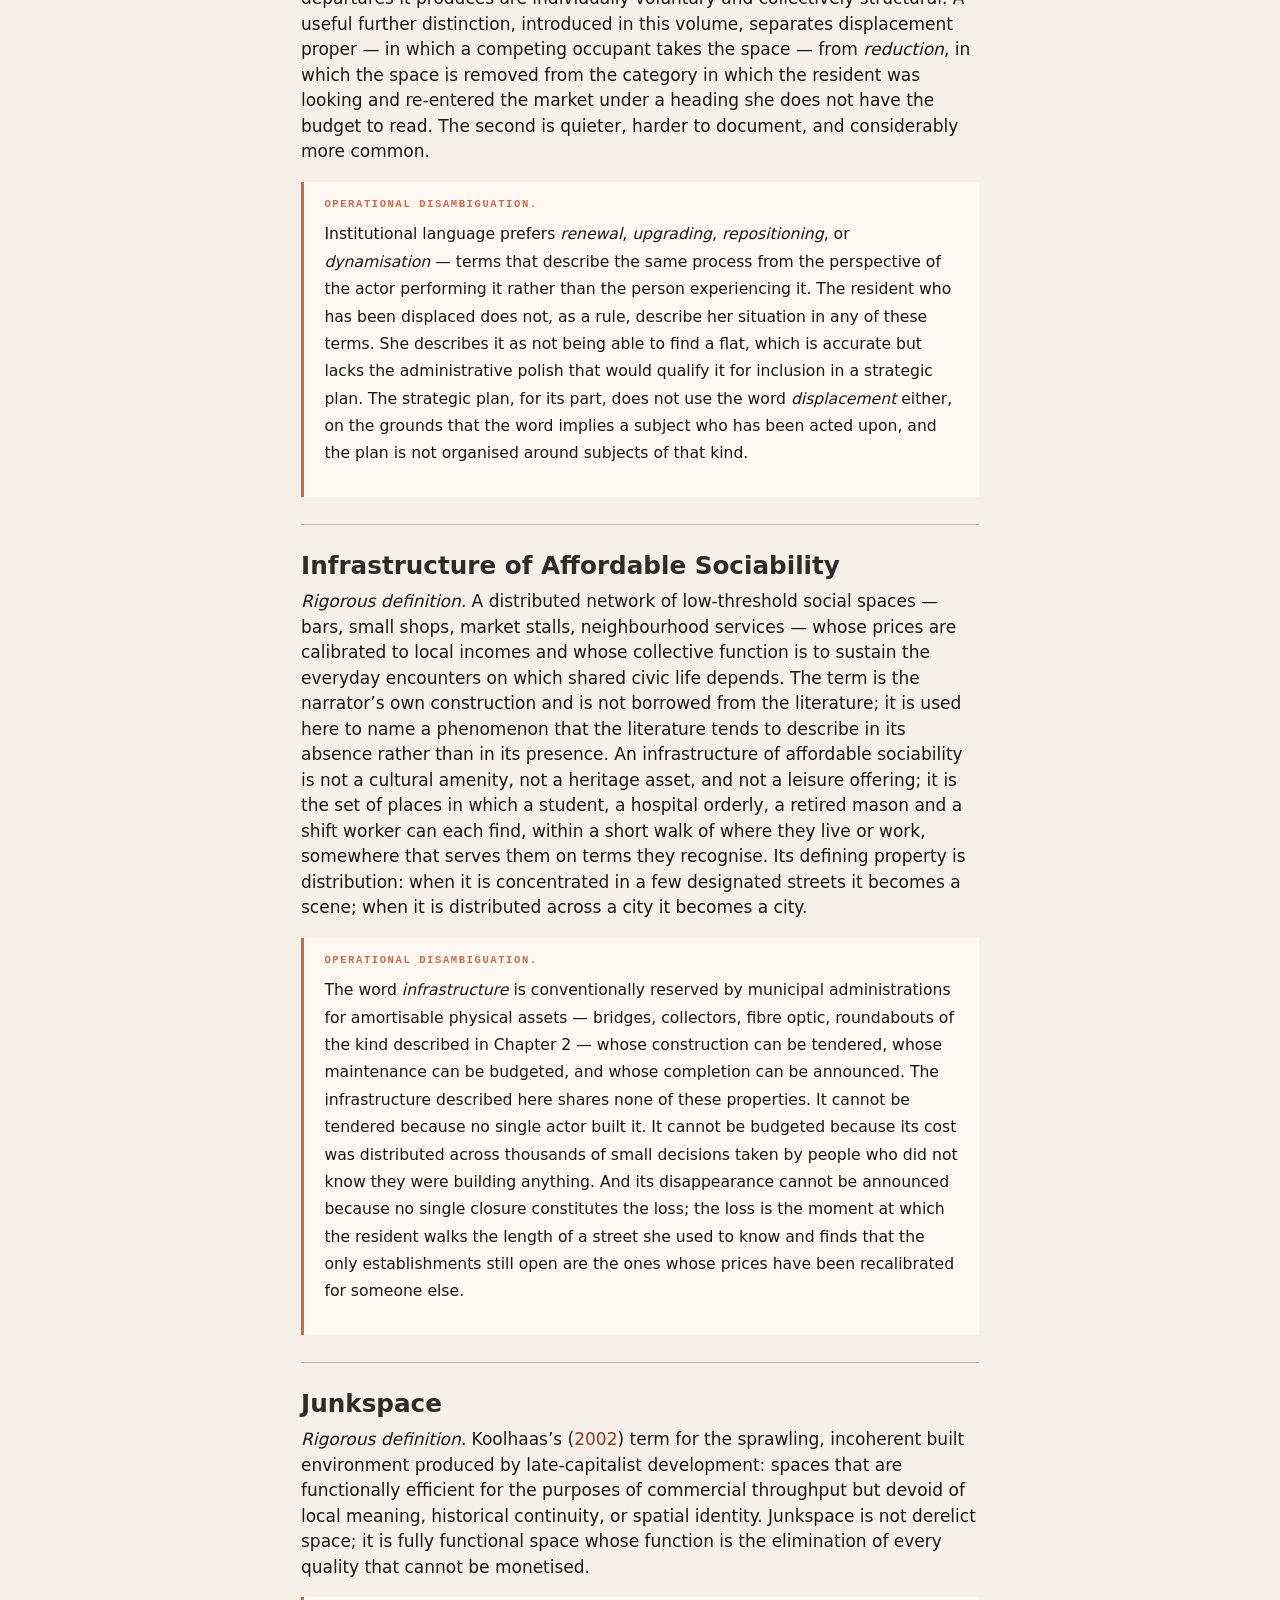
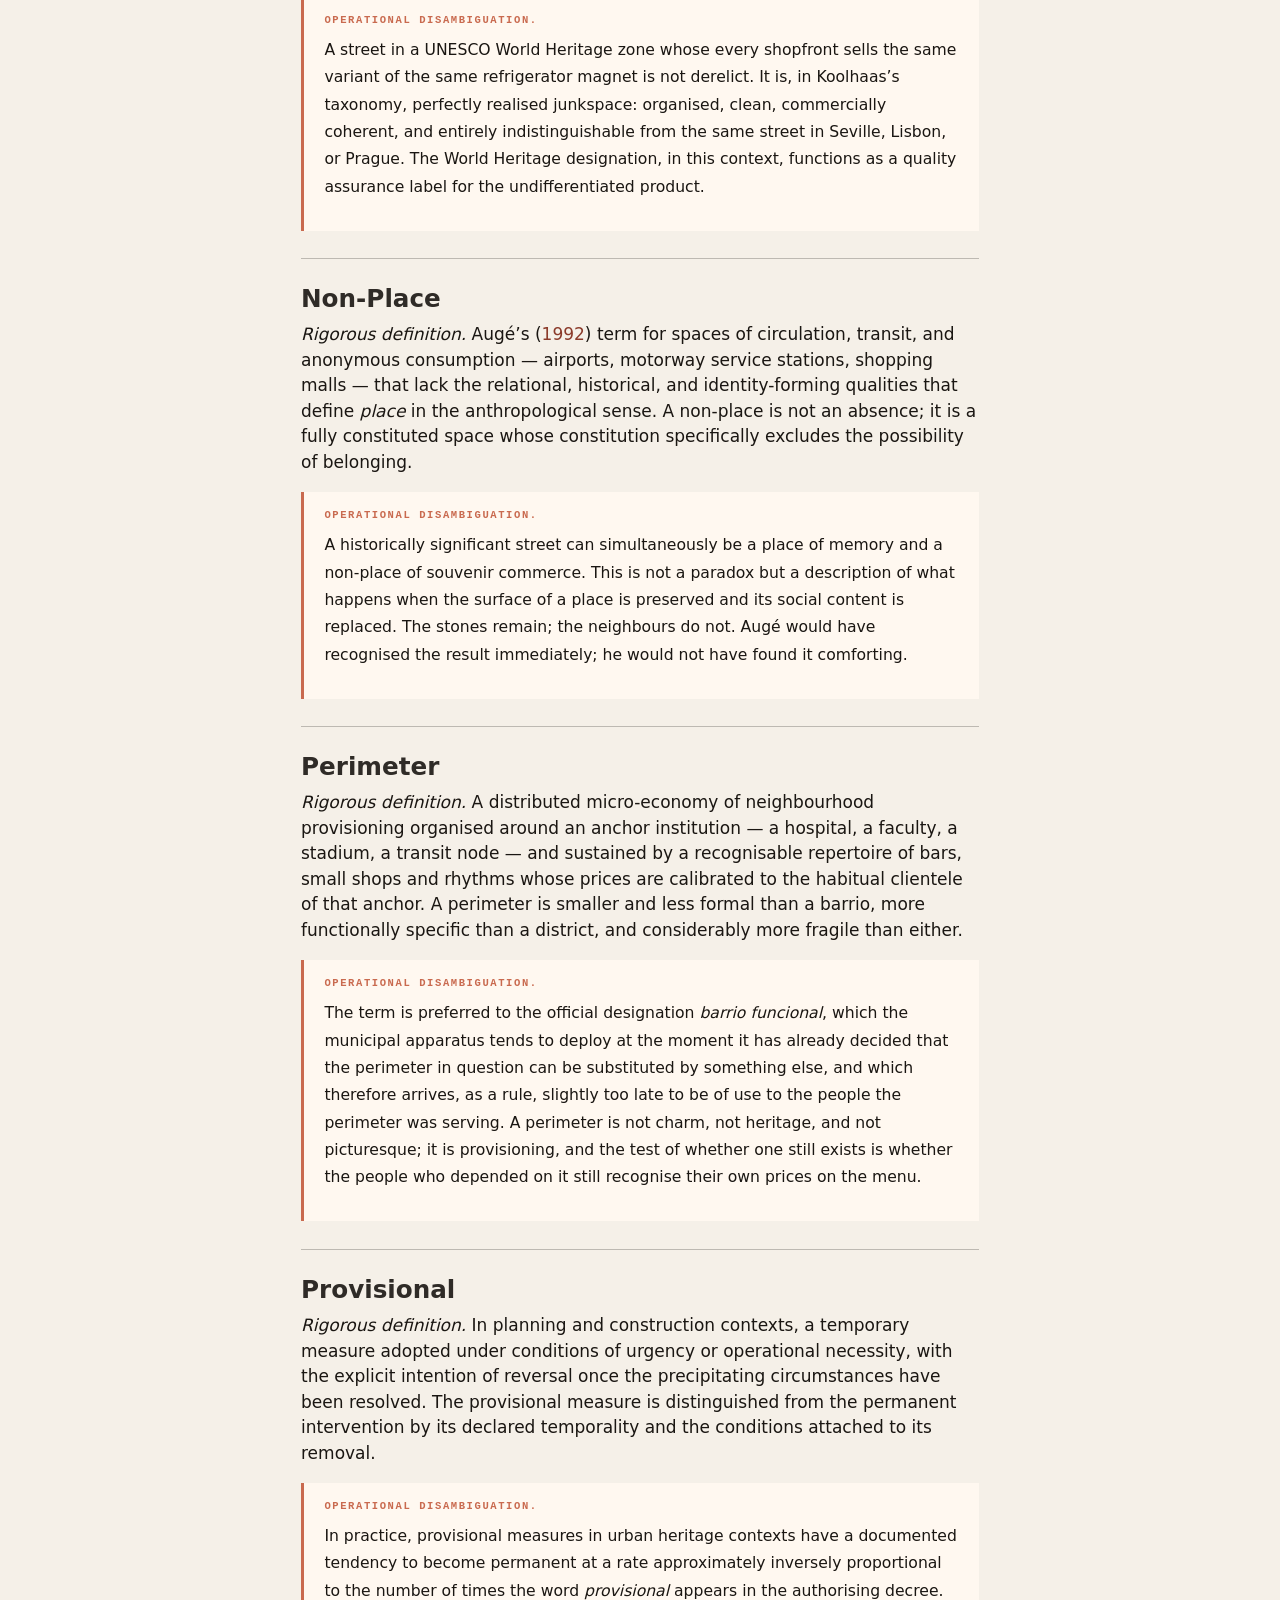
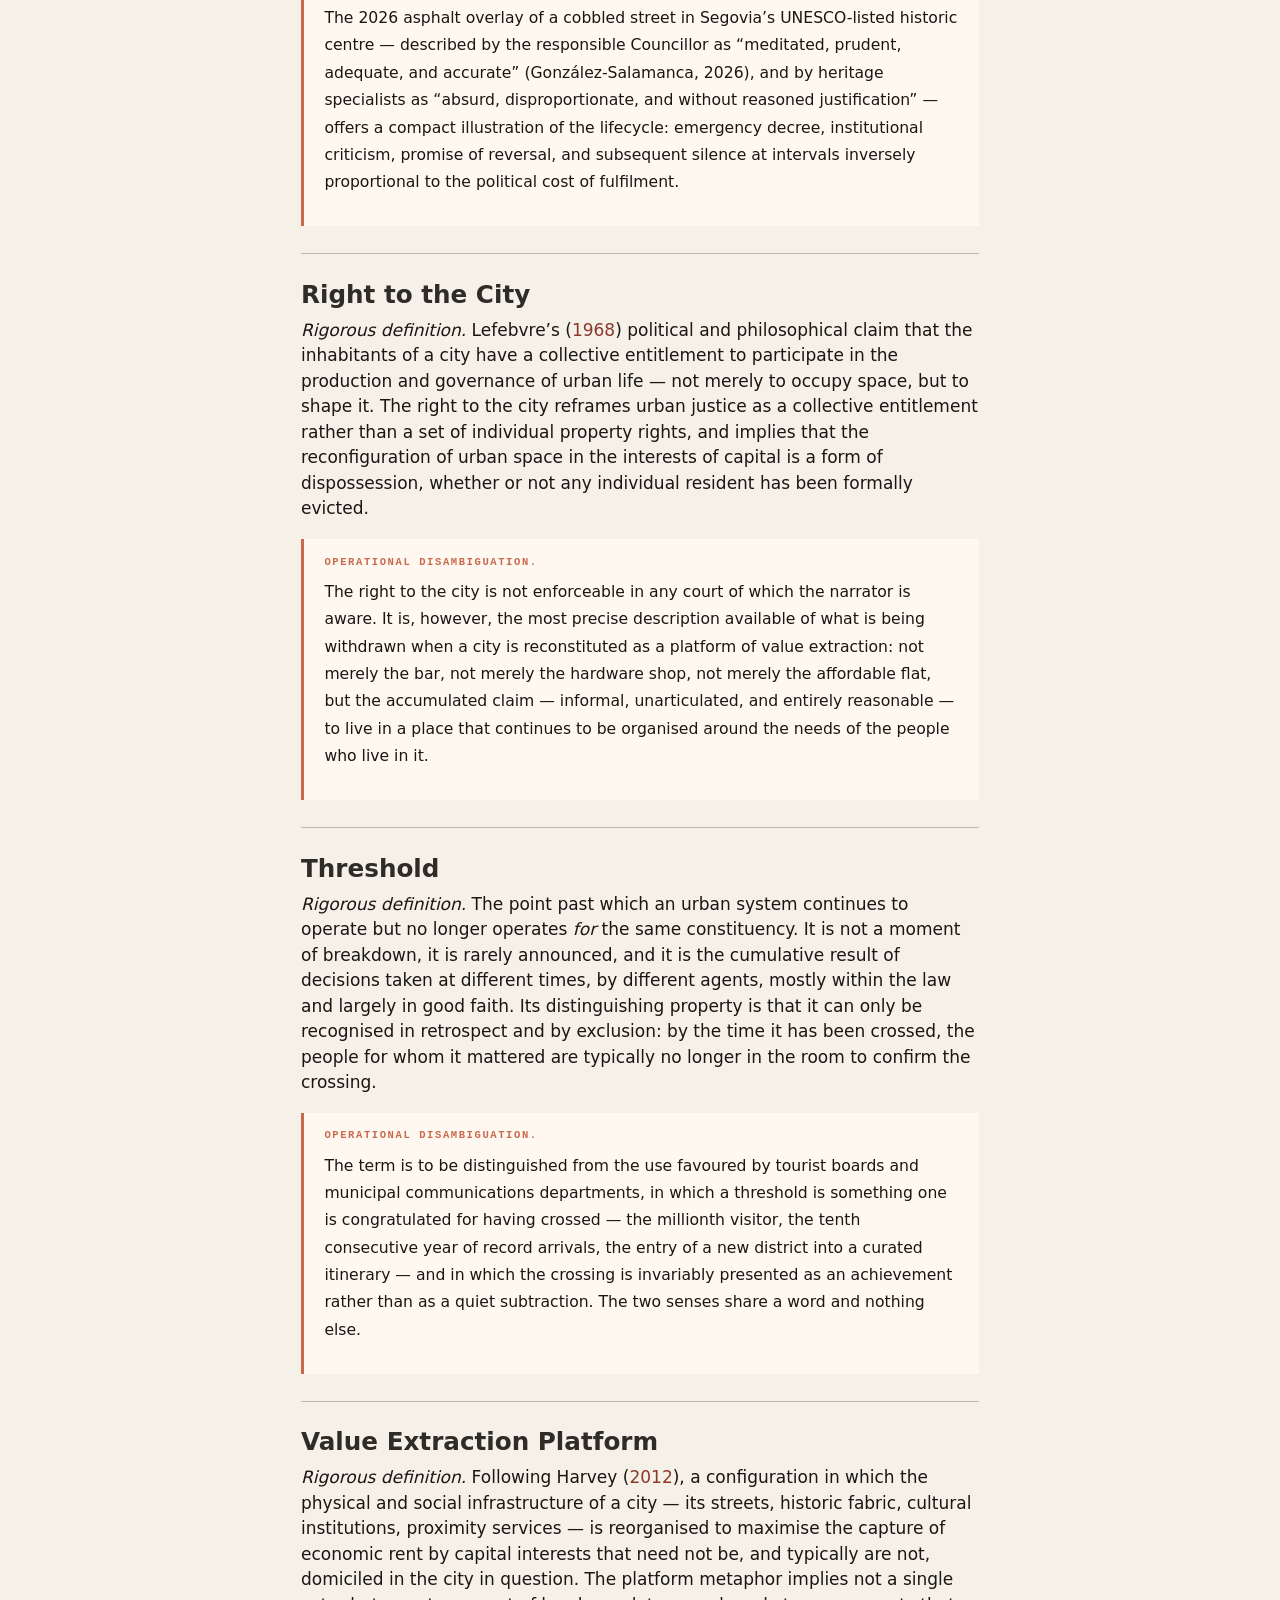
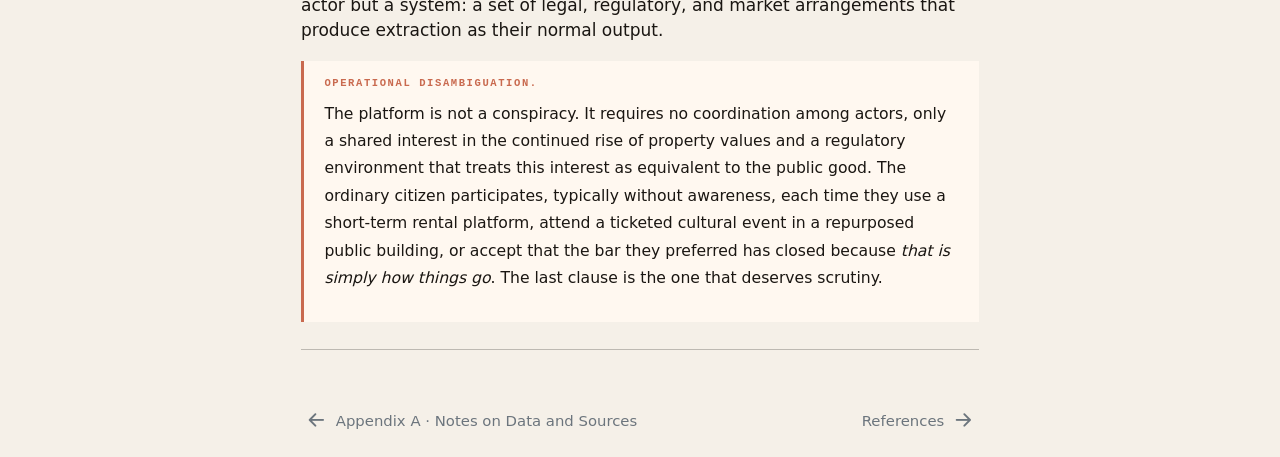
<file: glossary.html>
<!DOCTYPE html>
<html xmlns="http://www.w3.org/1999/xhtml" lang="en" xml:lang="en"><head>

<meta charset="utf-8">
<meta name="generator" content="quarto-1.8.27">

<meta name="viewport" content="width=device-width, initial-scale=1.0, user-scalable=yes">


<title>Glossary of Terms in Occasional Use – Overrun</title>
<style>
code{white-space: pre-wrap;}
span.smallcaps{font-variant: small-caps;}
div.columns{display: flex; gap: min(4vw, 1.5em);}
div.column{flex: auto; overflow-x: auto;}
div.hanging-indent{margin-left: 1.5em; text-indent: -1.5em;}
ul.task-list{list-style: none;}
ul.task-list li input[type="checkbox"] {
  width: 0.8em;
  margin: 0 0.8em 0.2em -1em; /* quarto-specific, see https://github.com/quarto-dev/quarto-cli/issues/4556 */ 
  vertical-align: middle;
}
/* CSS for citations */
div.csl-bib-body { }
div.csl-entry {
  clear: both;
  margin-bottom: 0em;
}
.hanging-indent div.csl-entry {
  margin-left:2em;
  text-indent:-2em;
}
div.csl-left-margin {
  min-width:2em;
  float:left;
}
div.csl-right-inline {
  margin-left:2em;
  padding-left:1em;
}
div.csl-indent {
  margin-left: 2em;
}</style>


<script src="site_libs/quarto-nav/quarto-nav.js"></script>
<script src="site_libs/quarto-nav/headroom.min.js"></script>
<script src="site_libs/clipboard/clipboard.min.js"></script>
<script src="site_libs/quarto-search/autocomplete.umd.js"></script>
<script src="site_libs/quarto-search/fuse.min.js"></script>
<script src="site_libs/quarto-search/quarto-search.js"></script>
<meta name="quarto:offset" content="./">
<link href="./references.html" rel="next">
<link href="./appendix-data.html" rel="prev">
<script src="site_libs/quarto-html/quarto.js" type="module"></script>
<script src="site_libs/quarto-html/tabsets/tabsets.js" type="module"></script>
<script src="site_libs/quarto-html/axe/axe-check.js" type="module"></script>
<script src="site_libs/quarto-html/popper.min.js"></script>
<script src="site_libs/quarto-html/tippy.umd.min.js"></script>
<script src="site_libs/quarto-html/anchor.min.js"></script>
<link href="site_libs/quarto-html/tippy.css" rel="stylesheet">
<link href="site_libs/quarto-html/quarto-syntax-highlighting-ed96de9b727972fe78a7b5d16c58bf87.css" rel="stylesheet" class="quarto-color-scheme" id="quarto-text-highlighting-styles">
<link href="site_libs/quarto-html/quarto-syntax-highlighting-dark-4d9afe2b8d18ee9fa5d0d57b5ed4214d.css" rel="stylesheet" class="quarto-color-scheme quarto-color-alternate" id="quarto-text-highlighting-styles">
<link href="site_libs/quarto-html/quarto-syntax-highlighting-ed96de9b727972fe78a7b5d16c58bf87.css" rel="stylesheet" class="quarto-color-scheme-extra" id="quarto-text-highlighting-styles">
<script src="site_libs/bootstrap/bootstrap.min.js"></script>
<link href="site_libs/bootstrap/bootstrap-icons.css" rel="stylesheet">
<link href="site_libs/bootstrap/bootstrap-942d79f2cc56dfed41c6fddfe7d2ae1d.min.css" rel="stylesheet" append-hash="true" class="quarto-color-scheme" id="quarto-bootstrap" data-mode="light">
<link href="site_libs/bootstrap/bootstrap-dark-aff4b3c965619203e67748c025749833.min.css" rel="stylesheet" append-hash="true" class="quarto-color-scheme quarto-color-alternate" id="quarto-bootstrap" data-mode="dark">
<link href="site_libs/bootstrap/bootstrap-942d79f2cc56dfed41c6fddfe7d2ae1d.min.css" rel="stylesheet" append-hash="true" class="quarto-color-scheme-extra" id="quarto-bootstrap" data-mode="light">
<script id="quarto-search-options" type="application/json">{
  "location": "sidebar",
  "copy-button": false,
  "collapse-after": 3,
  "panel-placement": "start",
  "type": "textbox",
  "limit": 50,
  "keyboard-shortcut": [
    "f",
    "/",
    "s"
  ],
  "show-item-context": false,
  "language": {
    "search-no-results-text": "No results",
    "search-matching-documents-text": "matching documents",
    "search-copy-link-title": "Copy link to search",
    "search-hide-matches-text": "Hide additional matches",
    "search-more-match-text": "more match in this document",
    "search-more-matches-text": "more matches in this document",
    "search-clear-button-title": "Clear",
    "search-text-placeholder": "",
    "search-detached-cancel-button-title": "Cancel",
    "search-submit-button-title": "Submit",
    "search-label": "Search"
  }
}</script>
<style>html{ scroll-behavior: smooth; }</style>


<meta property="og:title" content="Overrun — A Resident’s Report on a City Past Its Limits">
<meta property="og:description" content="Civic Darwinism, Vol. I. Five perspectives on how a Mediterranean city ceased to function as a system of shared civic life and was reconstituted as a platform of value extraction.">
<meta property="og:image" content="/_assets/figures/social-card.png">
<meta property="og:site_name" content="Civic Darwinism">
<meta property="og:locale" content="en_GB">
<meta name="twitter:title" content="Overrun — A Resident’s Report on a City Past Its Limits">
<meta name="twitter:description" content="Civic Darwinism, Vol. I. Five perspectives on urban habitability degradation in a Mediterranean city.">
<meta name="twitter:image" content="/_assets/figures/social-card.png">
<meta name="twitter:card" content="summary_large_image">
</head>

<body class="nav-sidebar floating quarto-light"><script id="quarto-html-before-body" type="application/javascript">
    const toggleBodyColorMode = (bsSheetEl) => {
      const mode = bsSheetEl.getAttribute("data-mode");
      const bodyEl = window.document.querySelector("body");
      if (mode === "dark") {
        bodyEl.classList.add("quarto-dark");
        bodyEl.classList.remove("quarto-light");
      } else {
        bodyEl.classList.add("quarto-light");
        bodyEl.classList.remove("quarto-dark");
      }
    }
    const toggleBodyColorPrimary = () => {
      const bsSheetEl = window.document.querySelector("link#quarto-bootstrap:not([rel=disabled-stylesheet])");
      if (bsSheetEl) {
        toggleBodyColorMode(bsSheetEl);
      }
    }
    const setColorSchemeToggle = (alternate) => {
      const toggles = window.document.querySelectorAll('.quarto-color-scheme-toggle');
      for (let i=0; i < toggles.length; i++) {
        const toggle = toggles[i];
        if (toggle) {
          if (alternate) {
            toggle.classList.add("alternate");
          } else {
            toggle.classList.remove("alternate");
          }
        }
      }
    };
    const toggleColorMode = (alternate) => {
      // Switch the stylesheets
      const primaryStylesheets = window.document.querySelectorAll('link.quarto-color-scheme:not(.quarto-color-alternate)');
      const alternateStylesheets = window.document.querySelectorAll('link.quarto-color-scheme.quarto-color-alternate');
      manageTransitions('#quarto-margin-sidebar .nav-link', false);
      if (alternate) {
        // note: dark is layered on light, we don't disable primary!
        enableStylesheet(alternateStylesheets);
        for (const sheetNode of alternateStylesheets) {
          if (sheetNode.id === "quarto-bootstrap") {
            toggleBodyColorMode(sheetNode);
          }
        }
      } else {
        disableStylesheet(alternateStylesheets);
        enableStylesheet(primaryStylesheets)
        toggleBodyColorPrimary();
      }
      manageTransitions('#quarto-margin-sidebar .nav-link', true);
      // Switch the toggles
      setColorSchemeToggle(alternate)
      // Hack to workaround the fact that safari doesn't
      // properly recolor the scrollbar when toggling (#1455)
      if (navigator.userAgent.indexOf('Safari') > 0 && navigator.userAgent.indexOf('Chrome') == -1) {
        manageTransitions("body", false);
        window.scrollTo(0, 1);
        setTimeout(() => {
          window.scrollTo(0, 0);
          manageTransitions("body", true);
        }, 40);
      }
    }
    const disableStylesheet = (stylesheets) => {
      for (let i=0; i < stylesheets.length; i++) {
        const stylesheet = stylesheets[i];
        stylesheet.rel = 'disabled-stylesheet';
      }
    }
    const enableStylesheet = (stylesheets) => {
      for (let i=0; i < stylesheets.length; i++) {
        const stylesheet = stylesheets[i];
        if(stylesheet.rel !== 'stylesheet') { // for Chrome, which will still FOUC without this check
          stylesheet.rel = 'stylesheet';
        }
      }
    }
    const manageTransitions = (selector, allowTransitions) => {
      const els = window.document.querySelectorAll(selector);
      for (let i=0; i < els.length; i++) {
        const el = els[i];
        if (allowTransitions) {
          el.classList.remove('notransition');
        } else {
          el.classList.add('notransition');
        }
      }
    }
    const isFileUrl = () => {
      return window.location.protocol === 'file:';
    }
    const hasAlternateSentinel = () => {
      let styleSentinel = getColorSchemeSentinel();
      if (styleSentinel !== null) {
        return styleSentinel === "alternate";
      } else {
        return false;
      }
    }
    const setStyleSentinel = (alternate) => {
      const value = alternate ? "alternate" : "default";
      if (!isFileUrl()) {
        window.localStorage.setItem("quarto-color-scheme", value);
      } else {
        localAlternateSentinel = value;
      }
    }
    const getColorSchemeSentinel = () => {
      if (!isFileUrl()) {
        const storageValue = window.localStorage.getItem("quarto-color-scheme");
        return storageValue != null ? storageValue : localAlternateSentinel;
      } else {
        return localAlternateSentinel;
      }
    }
    const toggleGiscusIfUsed = (isAlternate, darkModeDefault) => {
      const baseTheme = document.querySelector('#giscus-base-theme')?.value ?? 'light';
      const alternateTheme = document.querySelector('#giscus-alt-theme')?.value ?? 'dark';
      let newTheme = '';
      if(authorPrefersDark) {
        newTheme = isAlternate ? baseTheme : alternateTheme;
      } else {
        newTheme = isAlternate ? alternateTheme : baseTheme;
      }
      const changeGiscusTheme = () => {
        // From: https://github.com/giscus/giscus/issues/336
        const sendMessage = (message) => {
          const iframe = document.querySelector('iframe.giscus-frame');
          if (!iframe) return;
          iframe.contentWindow.postMessage({ giscus: message }, 'https://giscus.app');
        }
        sendMessage({
          setConfig: {
            theme: newTheme
          }
        });
      }
      const isGiscussLoaded = window.document.querySelector('iframe.giscus-frame') !== null;
      if (isGiscussLoaded) {
        changeGiscusTheme();
      }
    };
    const authorPrefersDark = false;
    const darkModeDefault = authorPrefersDark;
      document.querySelector('link#quarto-text-highlighting-styles.quarto-color-scheme-extra').rel = 'disabled-stylesheet';
      document.querySelector('link#quarto-bootstrap.quarto-color-scheme-extra').rel = 'disabled-stylesheet';
    let localAlternateSentinel = darkModeDefault ? 'alternate' : 'default';
    // Dark / light mode switch
    window.quartoToggleColorScheme = () => {
      // Read the current dark / light value
      let toAlternate = !hasAlternateSentinel();
      toggleColorMode(toAlternate);
      setStyleSentinel(toAlternate);
      toggleGiscusIfUsed(toAlternate, darkModeDefault);
      window.dispatchEvent(new Event('resize'));
    };
    // Switch to dark mode if need be
    if (hasAlternateSentinel()) {
      toggleColorMode(true);
    } else {
      toggleColorMode(false);
    }
  </script>

<div id="quarto-search-results"></div>
  <header id="quarto-header" class="headroom fixed-top">
  <nav class="quarto-secondary-nav">
    <div class="container-fluid d-flex">
      <button type="button" class="quarto-btn-toggle btn" data-bs-toggle="collapse" role="button" data-bs-target=".quarto-sidebar-collapse-item" aria-controls="quarto-sidebar" aria-expanded="false" aria-label="Toggle sidebar navigation" onclick="if (window.quartoToggleHeadroom) { window.quartoToggleHeadroom(); }">
        <i class="bi bi-layout-text-sidebar-reverse"></i>
      </button>
        <nav class="quarto-page-breadcrumbs" aria-label="breadcrumb"><ol class="breadcrumb"><li class="breadcrumb-item"><a href="./appendix-data.html">Apparatus</a></li><li class="breadcrumb-item"><a href="./glossary.html"><span class="chapter-title">Glossary of Terms in Occasional Use</span></a></li></ol></nav>
        <a class="flex-grow-1" role="navigation" data-bs-toggle="collapse" data-bs-target=".quarto-sidebar-collapse-item" aria-controls="quarto-sidebar" aria-expanded="false" aria-label="Toggle sidebar navigation" onclick="if (window.quartoToggleHeadroom) { window.quartoToggleHeadroom(); }">      
        </a>
      <button type="button" class="btn quarto-search-button" aria-label="Search" onclick="window.quartoOpenSearch();">
        <i class="bi bi-search"></i>
      </button>
    </div>
  </nav>
</header>
<!-- content -->
<div id="quarto-content" class="quarto-container page-columns page-rows-contents page-layout-article">
<!-- sidebar -->
  <nav id="quarto-sidebar" class="sidebar collapse collapse-horizontal quarto-sidebar-collapse-item sidebar-navigation floating overflow-auto">
    <div class="pt-lg-2 mt-2 text-left sidebar-header">
    <div class="sidebar-title mb-0 py-0">
      <a href="./">Overrun</a> 
        <div class="sidebar-tools-main">
  <a href="" class="quarto-color-scheme-toggle quarto-navigation-tool  px-1" onclick="window.quartoToggleColorScheme(); return false;" title="Toggle dark mode"><i class="bi"></i></a>
</div>
    </div>
      </div>
        <div class="mt-2 flex-shrink-0 align-items-center">
        <div class="sidebar-search">
        <div id="quarto-search" class="" title="Search"></div>
        </div>
        </div>
    <div class="sidebar-menu-container"> 
    <ul class="list-unstyled mt-1">
        <li class="sidebar-item">
  <div class="sidebar-item-container"> 
  <a href="./index.html" class="sidebar-item-text sidebar-link"><span class="chapter-title">Overrun</span></a>
  </div>
</li>
        <li class="sidebar-item">
  <div class="sidebar-item-container"> 
  <a href="./00-before-the-threshold.html" class="sidebar-item-text sidebar-link"><span class="chapter-title">A City Still Worth Loving</span></a>
  </div>
</li>
        <li class="sidebar-item sidebar-item-section">
      <div class="sidebar-item-container"> 
            <a class="sidebar-item-text sidebar-link text-start" data-bs-toggle="collapse" data-bs-target="#quarto-sidebar-section-1" role="navigation" aria-expanded="true">
 <span class="menu-text">Five Perspectives</span></a>
          <a class="sidebar-item-toggle text-start" data-bs-toggle="collapse" data-bs-target="#quarto-sidebar-section-1" role="navigation" aria-expanded="true" aria-label="Toggle section">
            <i class="bi bi-chevron-right ms-2"></i>
          </a> 
      </div>
      <ul id="quarto-sidebar-section-1" class="collapse list-unstyled sidebar-section depth1 show">  
          <li class="sidebar-item">
  <div class="sidebar-item-container"> 
  <a href="./01-residents-return.html" class="sidebar-item-text sidebar-link"><span class="chapter-title">The Resident’s Return</span></a>
  </div>
</li>
          <li class="sidebar-item">
  <div class="sidebar-item-container"> 
  <a href="./02-commuters-gauntlet.html" class="sidebar-item-text sidebar-link"><span class="chapter-title">The Commuter’s Gauntlet</span></a>
  </div>
</li>
          <li class="sidebar-item">
  <div class="sidebar-item-container"> 
  <a href="./03-citizen-without-leisure.html" class="sidebar-item-text sidebar-link"><span class="chapter-title">The Citizen Without Leisure</span></a>
  </div>
</li>
          <li class="sidebar-item">
  <div class="sidebar-item-container"> 
  <a href="./04-flaneur-under-siege.html" class="sidebar-item-text sidebar-link"><span class="chapter-title">The Flâneur Under Siege</span></a>
  </div>
</li>
          <li class="sidebar-item">
  <div class="sidebar-item-container"> 
  <a href="./05-academic-observer.html" class="sidebar-item-text sidebar-link"><span class="chapter-title">The Student Who Stayed On</span></a>
  </div>
</li>
      </ul>
  </li>
        <li class="sidebar-item">
  <div class="sidebar-item-container"> 
  <a href="./06-patterns-of-decline.html" class="sidebar-item-text sidebar-link"><span class="chapter-title">Patterns of Decline</span></a>
  </div>
</li>
        <li class="sidebar-item">
  <div class="sidebar-item-container"> 
  <a href="./07-coda.html" class="sidebar-item-text sidebar-link"><span class="chapter-title">Neither Sentimentality nor Resignation</span></a>
  </div>
</li>
        <li class="sidebar-item sidebar-item-section">
      <div class="sidebar-item-container"> 
            <a class="sidebar-item-text sidebar-link text-start" data-bs-toggle="collapse" data-bs-target="#quarto-sidebar-section-2" role="navigation" aria-expanded="true">
 <span class="menu-text">Apparatus</span></a>
          <a class="sidebar-item-toggle text-start" data-bs-toggle="collapse" data-bs-target="#quarto-sidebar-section-2" role="navigation" aria-expanded="true" aria-label="Toggle section">
            <i class="bi bi-chevron-right ms-2"></i>
          </a> 
      </div>
      <ul id="quarto-sidebar-section-2" class="collapse list-unstyled sidebar-section depth1 show">  
          <li class="sidebar-item">
  <div class="sidebar-item-container"> 
  <a href="./appendix-data.html" class="sidebar-item-text sidebar-link"><span class="chapter-title">Appendix A · Notes on Data and Sources</span></a>
  </div>
</li>
          <li class="sidebar-item">
  <div class="sidebar-item-container"> 
  <a href="./glossary.html" class="sidebar-item-text sidebar-link active"><span class="chapter-title">Glossary of Terms in Occasional Use</span></a>
  </div>
</li>
          <li class="sidebar-item">
  <div class="sidebar-item-container"> 
  <a href="./references.html" class="sidebar-item-text sidebar-link"><span class="chapter-title">References</span></a>
  </div>
</li>
          <li class="sidebar-item">
  <div class="sidebar-item-container"> 
  <a href="./note-on-method.html" class="sidebar-item-text sidebar-link"><span class="chapter-title">Note on Authorship and Method</span></a>
  </div>
</li>
      </ul>
  </li>
    </ul>
    </div>
</nav>
<div id="quarto-sidebar-glass" class="quarto-sidebar-collapse-item" data-bs-toggle="collapse" data-bs-target=".quarto-sidebar-collapse-item"></div>
<!-- margin-sidebar -->
    <div id="quarto-margin-sidebar" class="sidebar margin-sidebar zindex-bottom">
        
    </div>
<!-- main -->
<main class="content" id="quarto-document-content">


<header id="title-block-header" class="quarto-title-block default"><nav class="quarto-page-breadcrumbs quarto-title-breadcrumbs d-none d-lg-block" aria-label="breadcrumb"><ol class="breadcrumb"><li class="breadcrumb-item"><a href="./appendix-data.html">Apparatus</a></li><li class="breadcrumb-item"><a href="./glossary.html"><span class="chapter-title">Glossary of Terms in Occasional Use</span></a></li></ol></nav>
<div class="quarto-title">
<h1 class="title"><span class="chapter-title">Glossary of Terms in Occasional Use</span></h1>
<p class="subtitle lead">With Operational Disambiguation for the Attentive Citizen</p>
</div>



<div class="quarto-title-meta">

    
  
    
  </div>
  


</header>


<p>The following terms appear in the analytical literature, in municipal communications, and in the prospectuses of property developers, sometimes with identical wording and entirely different intentions. The entries below attempt to clarify both usages. The rigorous definition is offered in good faith. The disambiguation is offered in the same spirit.</p>
<hr>
<section id="gloss-authenticity" class="level3">
<h3 class="anchored" data-anchor-id="gloss-authenticity">Authenticity</h3>
<p><em>Rigorous definition.</em> In Zukin’s <span class="citation" data-cites="zukin_2010">(<a href="references.html#ref-zukin_2010" role="doc-biblioref">2010</a>)</span> account, authenticity describes the accumulated social history of a place — its working-class inhabitants, its vernacular architecture, its unglamorous service economy — which gives it distinctiveness and therefore market value, and which is progressively destroyed by the very market that has recognised it. Authenticity is not a stable property of places; it is a resource that is identified, commodified, and consumed until it is no longer present, at which point it is replaced by representations of itself.</p>
<div class="gloss-alert">
<p><strong>Operational disambiguation.</strong> When a property developer describes a neighbourhood as <em>authentic</em>, the term functions as a forward-looking valuation rather than a description of current conditions. It identifies a place whose social character has not yet been fully converted into price, and signals the intention to complete that conversion. The resident who believes the description is a compliment has not yet understood the prospectus.</p>
</div>
<hr>
</section>
<section id="gloss-carrying-capacity" class="level3">
<h3 class="anchored" data-anchor-id="gloss-carrying-capacity">Carrying Capacity</h3>
<p><em>Rigorous definition.</em> The threshold beyond which an urban system can no longer perform its primary functions for permanent residents without measurable degradation: in services, in noise levels, in housing availability, in the spatial conditions of everyday life. The concept is derived from ecological systems theory and applied to urban contexts to describe the point at which visitor volume exceeds the system’s capacity for self-repair and normal function.</p>
<div class="gloss-alert">
<p><strong>Operational disambiguation.</strong> The concept has no legally binding standing in Spanish urban planning law. When invoked by municipal authorities, it appears exclusively in documents produced <em>after</em> the threshold has been exceeded, as evidence that the situation was being monitored. The monitoring, in practice, consisted of the documents.</p>
</div>
<hr>
</section>
<section id="gloss-displacement" class="level3">
<h3 class="anchored" data-anchor-id="gloss-displacement">Displacement</h3>
<p><em>Rigorous definition.</em> In Cócola-Gant’s <span class="citation" data-cites="cocola-gant_2018">(<a href="references.html#ref-cocola-gant_2018" role="doc-biblioref">2018</a>)</span> account, displacement describes the sequential process by which tourism-driven market pressure removes long-term residents from a neighbourhood — not through a single act of eviction but through the cumulative conversion of housing stock, service infrastructure, and public space into assets whose yields are optimised for a non-resident clientele. The process is sequential because each conversion raises the threshold for the next resident considering whether to stay, and because the departures it produces are individually voluntary and collectively structural. A useful further distinction, introduced in this volume, separates displacement proper — in which a competing occupant takes the space — from <em>reduction</em>, in which the space is removed from the category in which the resident was looking and re-entered the market under a heading she does not have the budget to read. The second is quieter, harder to document, and considerably more common.</p>
<div class="gloss-alert">
<p><strong>Operational disambiguation.</strong> Institutional language prefers <em>renewal</em>, <em>upgrading</em>, <em>repositioning</em>, or <em>dynamisation</em> — terms that describe the same process from the perspective of the actor performing it rather than the person experiencing it. The resident who has been displaced does not, as a rule, describe her situation in any of these terms. She describes it as not being able to find a flat, which is accurate but lacks the administrative polish that would qualify it for inclusion in a strategic plan. The strategic plan, for its part, does not use the word <em>displacement</em> either, on the grounds that the word implies a subject who has been acted upon, and the plan is not organised around subjects of that kind.</p>
</div>
<hr>
</section>
<section id="gloss-infrastructure-sociability" class="level3">
<h3 class="anchored" data-anchor-id="gloss-infrastructure-sociability">Infrastructure of Affordable Sociability</h3>
<p><em>Rigorous definition.</em> A distributed network of low-threshold social spaces — bars, small shops, market stalls, neighbourhood services — whose prices are calibrated to local incomes and whose collective function is to sustain the everyday encounters on which shared civic life depends. The term is the narrator’s own construction and is not borrowed from the literature; it is used here to name a phenomenon that the literature tends to describe in its absence rather than in its presence. An infrastructure of affordable sociability is not a cultural amenity, not a heritage asset, and not a leisure offering; it is the set of places in which a student, a hospital orderly, a retired mason and a shift worker can each find, within a short walk of where they live or work, somewhere that serves them on terms they recognise. Its defining property is distribution: when it is concentrated in a few designated streets it becomes a scene; when it is distributed across a city it becomes a city.</p>
<div class="gloss-alert">
<p><strong>Operational disambiguation.</strong> The word <em>infrastructure</em> is conventionally reserved by municipal administrations for amortisable physical assets — bridges, collectors, fibre optic, roundabouts of the kind described in Chapter 2 — whose construction can be tendered, whose maintenance can be budgeted, and whose completion can be announced. The infrastructure described here shares none of these properties. It cannot be tendered because no single actor built it. It cannot be budgeted because its cost was distributed across thousands of small decisions taken by people who did not know they were building anything. And its disappearance cannot be announced because no single closure constitutes the loss; the loss is the moment at which the resident walks the length of a street she used to know and finds that the only establishments still open are the ones whose prices have been recalibrated for someone else.</p>
</div>
<hr>
</section>
<section id="gloss-junkspace" class="level3">
<h3 class="anchored" data-anchor-id="gloss-junkspace">Junkspace</h3>
<p><em>Rigorous definition.</em> Koolhaas’s <span class="citation" data-cites="koolhaas_2002">(<a href="references.html#ref-koolhaas_2002" role="doc-biblioref">2002</a>)</span> term for the sprawling, incoherent built environment produced by late-capitalist development: spaces that are functionally efficient for the purposes of commercial throughput but devoid of local meaning, historical continuity, or spatial identity. Junkspace is not derelict space; it is fully functional space whose function is the elimination of every quality that cannot be monetised.</p>
<div class="gloss-alert">
<p><strong>Operational disambiguation.</strong> A street in a UNESCO World Heritage zone whose every shopfront sells the same variant of the same refrigerator magnet is not derelict. It is, in Koolhaas’s taxonomy, perfectly realised junkspace: organised, clean, commercially coherent, and entirely indistinguishable from the same street in Seville, Lisbon, or Prague. The World Heritage designation, in this context, functions as a quality assurance label for the undifferentiated product.</p>
</div>
<hr>
</section>
<section id="gloss-non-place" class="level3">
<h3 class="anchored" data-anchor-id="gloss-non-place">Non-Place</h3>
<p><em>Rigorous definition.</em> Augé’s <span class="citation" data-cites="auge_1992">(<a href="references.html#ref-auge_1992" role="doc-biblioref">1992</a>)</span> term for spaces of circulation, transit, and anonymous consumption — airports, motorway service stations, shopping malls — that lack the relational, historical, and identity-forming qualities that define <em>place</em> in the anthropological sense. A non-place is not an absence; it is a fully constituted space whose constitution specifically excludes the possibility of belonging.</p>
<div class="gloss-alert">
<p><strong>Operational disambiguation.</strong> A historically significant street can simultaneously be a place of memory and a non-place of souvenir commerce. This is not a paradox but a description of what happens when the surface of a place is preserved and its social content is replaced. The stones remain; the neighbours do not. Augé would have recognised the result immediately; he would not have found it comforting.</p>
</div>
<hr>
</section>
<section id="sec-gloss-perimeter" class="level3">
<h3 class="anchored" data-anchor-id="sec-gloss-perimeter">Perimeter</h3>
<p><em>Rigorous definition.</em> A distributed micro-economy of neighbourhood provisioning organised around an anchor institution — a hospital, a faculty, a stadium, a transit node — and sustained by a recognisable repertoire of bars, small shops and rhythms whose prices are calibrated to the habitual clientele of that anchor. A perimeter is smaller and less formal than a barrio, more functionally specific than a district, and considerably more fragile than either.</p>
<div class="gloss-alert">
<p><strong>Operational disambiguation.</strong> The term is preferred to the official designation <em>barrio funcional</em>, which the municipal apparatus tends to deploy at the moment it has already decided that the perimeter in question can be substituted by something else, and which therefore arrives, as a rule, slightly too late to be of use to the people the perimeter was serving. A perimeter is not charm, not heritage, and not picturesque; it is provisioning, and the test of whether one still exists is whether the people who depended on it still recognise their own prices on the menu.</p>
</div>
<hr>
</section>
<section id="gloss-provisional" class="level3">
<h3 class="anchored" data-anchor-id="gloss-provisional">Provisional</h3>
<p><em>Rigorous definition.</em> In planning and construction contexts, a temporary measure adopted under conditions of urgency or operational necessity, with the explicit intention of reversal once the precipitating circumstances have been resolved. The provisional measure is distinguished from the permanent intervention by its declared temporality and the conditions attached to its removal.</p>
<div class="gloss-alert">
<p><strong>Operational disambiguation.</strong> In practice, provisional measures in urban heritage contexts have a documented tendency to become permanent at a rate approximately inversely proportional to the number of times the word <em>provisional</em> appears in the authorising decree. The 2026 asphalt overlay of a cobbled street in Segovia’s UNESCO-listed historic centre — described by the responsible Councillor as “meditated, prudent, adequate, and accurate” (González-Salamanca, 2026), and by heritage specialists as “absurd, disproportionate, and without reasoned justification” — offers a compact illustration of the lifecycle: emergency decree, institutional criticism, promise of reversal, and subsequent silence at intervals inversely proportional to the political cost of fulfilment.</p>
</div>
<hr>
</section>
<section id="gloss-right-to-city" class="level3">
<h3 class="anchored" data-anchor-id="gloss-right-to-city">Right to the City</h3>
<p><em>Rigorous definition.</em> Lefebvre’s <span class="citation" data-cites="lefebvre_1968">(<a href="references.html#ref-lefebvre_1968" role="doc-biblioref">1968</a>)</span> political and philosophical claim that the inhabitants of a city have a collective entitlement to participate in the production and governance of urban life — not merely to occupy space, but to shape it. The right to the city reframes urban justice as a collective entitlement rather than a set of individual property rights, and implies that the reconfiguration of urban space in the interests of capital is a form of dispossession, whether or not any individual resident has been formally evicted.</p>
<div class="gloss-alert">
<p><strong>Operational disambiguation.</strong> The right to the city is not enforceable in any court of which the narrator is aware. It is, however, the most precise description available of what is being withdrawn when a city is reconstituted as a platform of value extraction: not merely the bar, not merely the hardware shop, not merely the affordable flat, but the accumulated claim — informal, unarticulated, and entirely reasonable — to live in a place that continues to be organised around the needs of the people who live in it.</p>
</div>
<hr>
</section>
<section id="sec-gloss-threshold" class="level3">
<h3 class="anchored" data-anchor-id="sec-gloss-threshold">Threshold</h3>
<p><em>Rigorous definition.</em> The point past which an urban system continues to operate but no longer operates <em>for</em> the same constituency. It is not a moment of breakdown, it is rarely announced, and it is the cumulative result of decisions taken at different times, by different agents, mostly within the law and largely in good faith. Its distinguishing property is that it can only be recognised in retrospect and by exclusion: by the time it has been crossed, the people for whom it mattered are typically no longer in the room to confirm the crossing.</p>
<div class="gloss-alert">
<p><strong>Operational disambiguation.</strong> The term is to be distinguished from the use favoured by tourist boards and municipal communications departments, in which a threshold is something one is congratulated for having crossed — the millionth visitor, the tenth consecutive year of record arrivals, the entry of a new district into a curated itinerary — and in which the crossing is invariably presented as an achievement rather than as a quiet subtraction. The two senses share a word and nothing else.</p>
</div>
<hr>
</section>
<section id="gloss-vep" class="level3">
<h3 class="anchored" data-anchor-id="gloss-vep">Value Extraction Platform</h3>
<p><em>Rigorous definition.</em> Following Harvey <span class="citation" data-cites="harvey_2012">(<a href="references.html#ref-harvey_2012" role="doc-biblioref">2012</a>)</span>, a configuration in which the physical and social infrastructure of a city — its streets, historic fabric, cultural institutions, proximity services — is reorganised to maximise the capture of economic rent by capital interests that need not be, and typically are not, domiciled in the city in question. The platform metaphor implies not a single actor but a system: a set of legal, regulatory, and market arrangements that produce extraction as their normal output.</p>
<div class="gloss-alert">
<p><strong>Operational disambiguation.</strong> The platform is not a conspiracy. It requires no coordination among actors, only a shared interest in the continued rise of property values and a regulatory environment that treats this interest as equivalent to the public good. The ordinary citizen participates, typically without awareness, each time they use a short-term rental platform, attend a ticketed cultural event in a repurposed public building, or accept that the bar they preferred has closed because <em>that is simply how things go</em>. The last clause is the one that deserves scrutiny.</p>
</div>
<hr>


<div id="refs" class="references csl-bib-body hanging-indent" data-entry-spacing="0" data-line-spacing="2" role="list" style="display: none">
<div id="ref-auge_1992" class="csl-entry" role="listitem">
Augé, Marc. (1992). <em>Non-lieux: Introduction à une anthropologie de la surmodernité</em>. Seuil.
</div>
<div id="ref-cocola-gant_2018" class="csl-entry" role="listitem">
Cócola-Gant, Agustín. (2018). Tourism gentrification. In Loretta Lees &amp; Martin Phillips (Eds.), <em>Handbook of gentrification studies</em> (pp. 281–293). Edward Elgar.
</div>
<div id="ref-harvey_2012" class="csl-entry" role="listitem">
Harvey, David. (2012). <em>Rebel cities: From the right to the city to the urban revolution</em>. Verso.
</div>
<div id="ref-koolhaas_2002" class="csl-entry" role="listitem">
Koolhaas, Rem. (2002). Junkspace. <em>October</em>, <em>100</em>, 175–190.
</div>
<div id="ref-lefebvre_1968" class="csl-entry" role="listitem">
Lefebvre, Henri. (1968). <em>Le droit à la ville</em>. Anthropos.
</div>
<div id="ref-zukin_2010" class="csl-entry" role="listitem">
Zukin, Sharon. (2010). <em>Naked city: The death and life of authentic urban places</em>. Oxford University Press.
</div>
</div>
</section>

</main> <!-- /main -->
<script id="quarto-html-after-body" type="application/javascript">
  window.document.addEventListener("DOMContentLoaded", function (event) {
    // Ensure there is a toggle, if there isn't float one in the top right
    if (window.document.querySelector('.quarto-color-scheme-toggle') === null) {
      const a = window.document.createElement('a');
      a.classList.add('top-right');
      a.classList.add('quarto-color-scheme-toggle');
      a.href = "";
      a.onclick = function() { try { window.quartoToggleColorScheme(); } catch {} return false; };
      const i = window.document.createElement("i");
      i.classList.add('bi');
      a.appendChild(i);
      window.document.body.appendChild(a);
    }
    setColorSchemeToggle(hasAlternateSentinel())
    const icon = "";
    const anchorJS = new window.AnchorJS();
    anchorJS.options = {
      placement: 'right',
      icon: icon
    };
    anchorJS.add('.anchored');
    const isCodeAnnotation = (el) => {
      for (const clz of el.classList) {
        if (clz.startsWith('code-annotation-')) {                     
          return true;
        }
      }
      return false;
    }
    const onCopySuccess = function(e) {
      // button target
      const button = e.trigger;
      // don't keep focus
      button.blur();
      // flash "checked"
      button.classList.add('code-copy-button-checked');
      var currentTitle = button.getAttribute("title");
      button.setAttribute("title", "Copied!");
      let tooltip;
      if (window.bootstrap) {
        button.setAttribute("data-bs-toggle", "tooltip");
        button.setAttribute("data-bs-placement", "left");
        button.setAttribute("data-bs-title", "Copied!");
        tooltip = new bootstrap.Tooltip(button, 
          { trigger: "manual", 
            customClass: "code-copy-button-tooltip",
            offset: [0, -8]});
        tooltip.show();    
      }
      setTimeout(function() {
        if (tooltip) {
          tooltip.hide();
          button.removeAttribute("data-bs-title");
          button.removeAttribute("data-bs-toggle");
          button.removeAttribute("data-bs-placement");
        }
        button.setAttribute("title", currentTitle);
        button.classList.remove('code-copy-button-checked');
      }, 1000);
      // clear code selection
      e.clearSelection();
    }
    const getTextToCopy = function(trigger) {
      const outerScaffold = trigger.parentElement.cloneNode(true);
      const codeEl = outerScaffold.querySelector('code');
      for (const childEl of codeEl.children) {
        if (isCodeAnnotation(childEl)) {
          childEl.remove();
        }
      }
      return codeEl.innerText;
    }
    const clipboard = new window.ClipboardJS('.code-copy-button:not([data-in-quarto-modal])', {
      text: getTextToCopy
    });
    clipboard.on('success', onCopySuccess);
    if (window.document.getElementById('quarto-embedded-source-code-modal')) {
      const clipboardModal = new window.ClipboardJS('.code-copy-button[data-in-quarto-modal]', {
        text: getTextToCopy,
        container: window.document.getElementById('quarto-embedded-source-code-modal')
      });
      clipboardModal.on('success', onCopySuccess);
    }
      var localhostRegex = new RegExp(/^(?:http|https):\/\/localhost\:?[0-9]*\//);
      var mailtoRegex = new RegExp(/^mailto:/);
        var filterRegex = new RegExp('/' + window.location.host + '/');
      var isInternal = (href) => {
          return filterRegex.test(href) || localhostRegex.test(href) || mailtoRegex.test(href);
      }
      // Inspect non-navigation links and adorn them if external
     var links = window.document.querySelectorAll('a[href]:not(.nav-link):not(.navbar-brand):not(.toc-action):not(.sidebar-link):not(.sidebar-item-toggle):not(.pagination-link):not(.no-external):not([aria-hidden]):not(.dropdown-item):not(.quarto-navigation-tool):not(.about-link)');
      for (var i=0; i<links.length; i++) {
        const link = links[i];
        if (!isInternal(link.href)) {
          // undo the damage that might have been done by quarto-nav.js in the case of
          // links that we want to consider external
          if (link.dataset.originalHref !== undefined) {
            link.href = link.dataset.originalHref;
          }
            // target, if specified
            link.setAttribute("target", "_blank");
            if (link.getAttribute("rel") === null) {
              link.setAttribute("rel", "noopener");
            }
        }
      }
    function tippyHover(el, contentFn, onTriggerFn, onUntriggerFn) {
      const config = {
        allowHTML: true,
        maxWidth: 500,
        delay: 100,
        arrow: false,
        appendTo: function(el) {
            return el.parentElement;
        },
        interactive: true,
        interactiveBorder: 10,
        theme: 'quarto',
        placement: 'bottom-start',
      };
      if (contentFn) {
        config.content = contentFn;
      }
      if (onTriggerFn) {
        config.onTrigger = onTriggerFn;
      }
      if (onUntriggerFn) {
        config.onUntrigger = onUntriggerFn;
      }
      window.tippy(el, config); 
    }
    const noterefs = window.document.querySelectorAll('a[role="doc-noteref"]');
    for (var i=0; i<noterefs.length; i++) {
      const ref = noterefs[i];
      tippyHover(ref, function() {
        // use id or data attribute instead here
        let href = ref.getAttribute('data-footnote-href') || ref.getAttribute('href');
        try { href = new URL(href).hash; } catch {}
        const id = href.replace(/^#\/?/, "");
        const note = window.document.getElementById(id);
        if (note) {
          return note.innerHTML;
        } else {
          return "";
        }
      });
    }
    const xrefs = window.document.querySelectorAll('a.quarto-xref');
    const processXRef = (id, note) => {
      // Strip column container classes
      const stripColumnClz = (el) => {
        el.classList.remove("page-full", "page-columns");
        if (el.children) {
          for (const child of el.children) {
            stripColumnClz(child);
          }
        }
      }
      stripColumnClz(note)
      if (id === null || id.startsWith('sec-')) {
        // Special case sections, only their first couple elements
        const container = document.createElement("div");
        if (note.children && note.children.length > 2) {
          container.appendChild(note.children[0].cloneNode(true));
          for (let i = 1; i < note.children.length; i++) {
            const child = note.children[i];
            if (child.tagName === "P" && child.innerText === "") {
              continue;
            } else {
              container.appendChild(child.cloneNode(true));
              break;
            }
          }
          if (window.Quarto?.typesetMath) {
            window.Quarto.typesetMath(container);
          }
          return container.innerHTML
        } else {
          if (window.Quarto?.typesetMath) {
            window.Quarto.typesetMath(note);
          }
          return note.innerHTML;
        }
      } else {
        // Remove any anchor links if they are present
        const anchorLink = note.querySelector('a.anchorjs-link');
        if (anchorLink) {
          anchorLink.remove();
        }
        if (window.Quarto?.typesetMath) {
          window.Quarto.typesetMath(note);
        }
        if (note.classList.contains("callout")) {
          return note.outerHTML;
        } else {
          return note.innerHTML;
        }
      }
    }
    for (var i=0; i<xrefs.length; i++) {
      const xref = xrefs[i];
      tippyHover(xref, undefined, function(instance) {
        instance.disable();
        let url = xref.getAttribute('href');
        let hash = undefined; 
        if (url.startsWith('#')) {
          hash = url;
        } else {
          try { hash = new URL(url).hash; } catch {}
        }
        if (hash) {
          const id = hash.replace(/^#\/?/, "");
          const note = window.document.getElementById(id);
          if (note !== null) {
            try {
              const html = processXRef(id, note.cloneNode(true));
              instance.setContent(html);
            } finally {
              instance.enable();
              instance.show();
            }
          } else {
            // See if we can fetch this
            fetch(url.split('#')[0])
            .then(res => res.text())
            .then(html => {
              const parser = new DOMParser();
              const htmlDoc = parser.parseFromString(html, "text/html");
              const note = htmlDoc.getElementById(id);
              if (note !== null) {
                const html = processXRef(id, note);
                instance.setContent(html);
              } 
            }).finally(() => {
              instance.enable();
              instance.show();
            });
          }
        } else {
          // See if we can fetch a full url (with no hash to target)
          // This is a special case and we should probably do some content thinning / targeting
          fetch(url)
          .then(res => res.text())
          .then(html => {
            const parser = new DOMParser();
            const htmlDoc = parser.parseFromString(html, "text/html");
            const note = htmlDoc.querySelector('main.content');
            if (note !== null) {
              // This should only happen for chapter cross references
              // (since there is no id in the URL)
              // remove the first header
              if (note.children.length > 0 && note.children[0].tagName === "HEADER") {
                note.children[0].remove();
              }
              const html = processXRef(null, note);
              instance.setContent(html);
            } 
          }).finally(() => {
            instance.enable();
            instance.show();
          });
        }
      }, function(instance) {
      });
    }
        let selectedAnnoteEl;
        const selectorForAnnotation = ( cell, annotation) => {
          let cellAttr = 'data-code-cell="' + cell + '"';
          let lineAttr = 'data-code-annotation="' +  annotation + '"';
          const selector = 'span[' + cellAttr + '][' + lineAttr + ']';
          return selector;
        }
        const selectCodeLines = (annoteEl) => {
          const doc = window.document;
          const targetCell = annoteEl.getAttribute("data-target-cell");
          const targetAnnotation = annoteEl.getAttribute("data-target-annotation");
          const annoteSpan = window.document.querySelector(selectorForAnnotation(targetCell, targetAnnotation));
          const lines = annoteSpan.getAttribute("data-code-lines").split(",");
          const lineIds = lines.map((line) => {
            return targetCell + "-" + line;
          })
          let top = null;
          let height = null;
          let parent = null;
          if (lineIds.length > 0) {
              //compute the position of the single el (top and bottom and make a div)
              const el = window.document.getElementById(lineIds[0]);
              top = el.offsetTop;
              height = el.offsetHeight;
              parent = el.parentElement.parentElement;
            if (lineIds.length > 1) {
              const lastEl = window.document.getElementById(lineIds[lineIds.length - 1]);
              const bottom = lastEl.offsetTop + lastEl.offsetHeight;
              height = bottom - top;
            }
            if (top !== null && height !== null && parent !== null) {
              // cook up a div (if necessary) and position it 
              let div = window.document.getElementById("code-annotation-line-highlight");
              if (div === null) {
                div = window.document.createElement("div");
                div.setAttribute("id", "code-annotation-line-highlight");
                div.style.position = 'absolute';
                parent.appendChild(div);
              }
              div.style.top = top - 2 + "px";
              div.style.height = height + 4 + "px";
              div.style.left = 0;
              let gutterDiv = window.document.getElementById("code-annotation-line-highlight-gutter");
              if (gutterDiv === null) {
                gutterDiv = window.document.createElement("div");
                gutterDiv.setAttribute("id", "code-annotation-line-highlight-gutter");
                gutterDiv.style.position = 'absolute';
                const codeCell = window.document.getElementById(targetCell);
                const gutter = codeCell.querySelector('.code-annotation-gutter');
                gutter.appendChild(gutterDiv);
              }
              gutterDiv.style.top = top - 2 + "px";
              gutterDiv.style.height = height + 4 + "px";
            }
            selectedAnnoteEl = annoteEl;
          }
        };
        const unselectCodeLines = () => {
          const elementsIds = ["code-annotation-line-highlight", "code-annotation-line-highlight-gutter"];
          elementsIds.forEach((elId) => {
            const div = window.document.getElementById(elId);
            if (div) {
              div.remove();
            }
          });
          selectedAnnoteEl = undefined;
        };
          // Handle positioning of the toggle
      window.addEventListener(
        "resize",
        throttle(() => {
          elRect = undefined;
          if (selectedAnnoteEl) {
            selectCodeLines(selectedAnnoteEl);
          }
        }, 10)
      );
      function throttle(fn, ms) {
      let throttle = false;
      let timer;
        return (...args) => {
          if(!throttle) { // first call gets through
              fn.apply(this, args);
              throttle = true;
          } else { // all the others get throttled
              if(timer) clearTimeout(timer); // cancel #2
              timer = setTimeout(() => {
                fn.apply(this, args);
                timer = throttle = false;
              }, ms);
          }
        };
      }
        // Attach click handler to the DT
        const annoteDls = window.document.querySelectorAll('dt[data-target-cell]');
        for (const annoteDlNode of annoteDls) {
          annoteDlNode.addEventListener('click', (event) => {
            const clickedEl = event.target;
            if (clickedEl !== selectedAnnoteEl) {
              unselectCodeLines();
              const activeEl = window.document.querySelector('dt[data-target-cell].code-annotation-active');
              if (activeEl) {
                activeEl.classList.remove('code-annotation-active');
              }
              selectCodeLines(clickedEl);
              clickedEl.classList.add('code-annotation-active');
            } else {
              // Unselect the line
              unselectCodeLines();
              clickedEl.classList.remove('code-annotation-active');
            }
          });
        }
    const findCites = (el) => {
      const parentEl = el.parentElement;
      if (parentEl) {
        const cites = parentEl.dataset.cites;
        if (cites) {
          return {
            el,
            cites: cites.split(' ')
          };
        } else {
          return findCites(el.parentElement)
        }
      } else {
        return undefined;
      }
    };
    var bibliorefs = window.document.querySelectorAll('a[role="doc-biblioref"]');
    for (var i=0; i<bibliorefs.length; i++) {
      const ref = bibliorefs[i];
      const citeInfo = findCites(ref);
      if (citeInfo) {
        tippyHover(citeInfo.el, function() {
          var popup = window.document.createElement('div');
          citeInfo.cites.forEach(function(cite) {
            var citeDiv = window.document.createElement('div');
            citeDiv.classList.add('hanging-indent');
            citeDiv.classList.add('csl-entry');
            var biblioDiv = window.document.getElementById('ref-' + cite);
            if (biblioDiv) {
              citeDiv.innerHTML = biblioDiv.innerHTML;
            }
            popup.appendChild(citeDiv);
          });
          return popup.innerHTML;
        });
      }
    }
  });
  </script>
<nav class="page-navigation">
  <div class="nav-page nav-page-previous">
      <a href="./appendix-data.html" class="pagination-link" aria-label="Appendix A · Notes on Data and Sources">
        <i class="bi bi-arrow-left-short"></i> <span class="nav-page-text"><span class="chapter-title">Appendix A · Notes on Data and Sources</span></span>
      </a>          
  </div>
  <div class="nav-page nav-page-next">
      <a href="./references.html" class="pagination-link" aria-label="References">
        <span class="nav-page-text"><span class="chapter-title">References</span></span> <i class="bi bi-arrow-right-short"></i>
      </a>
  </div>
</nav>
</div> <!-- /content -->




<script src="site_libs/quarto-html/zenscroll-min.js"></script>
</body></html>
</file>
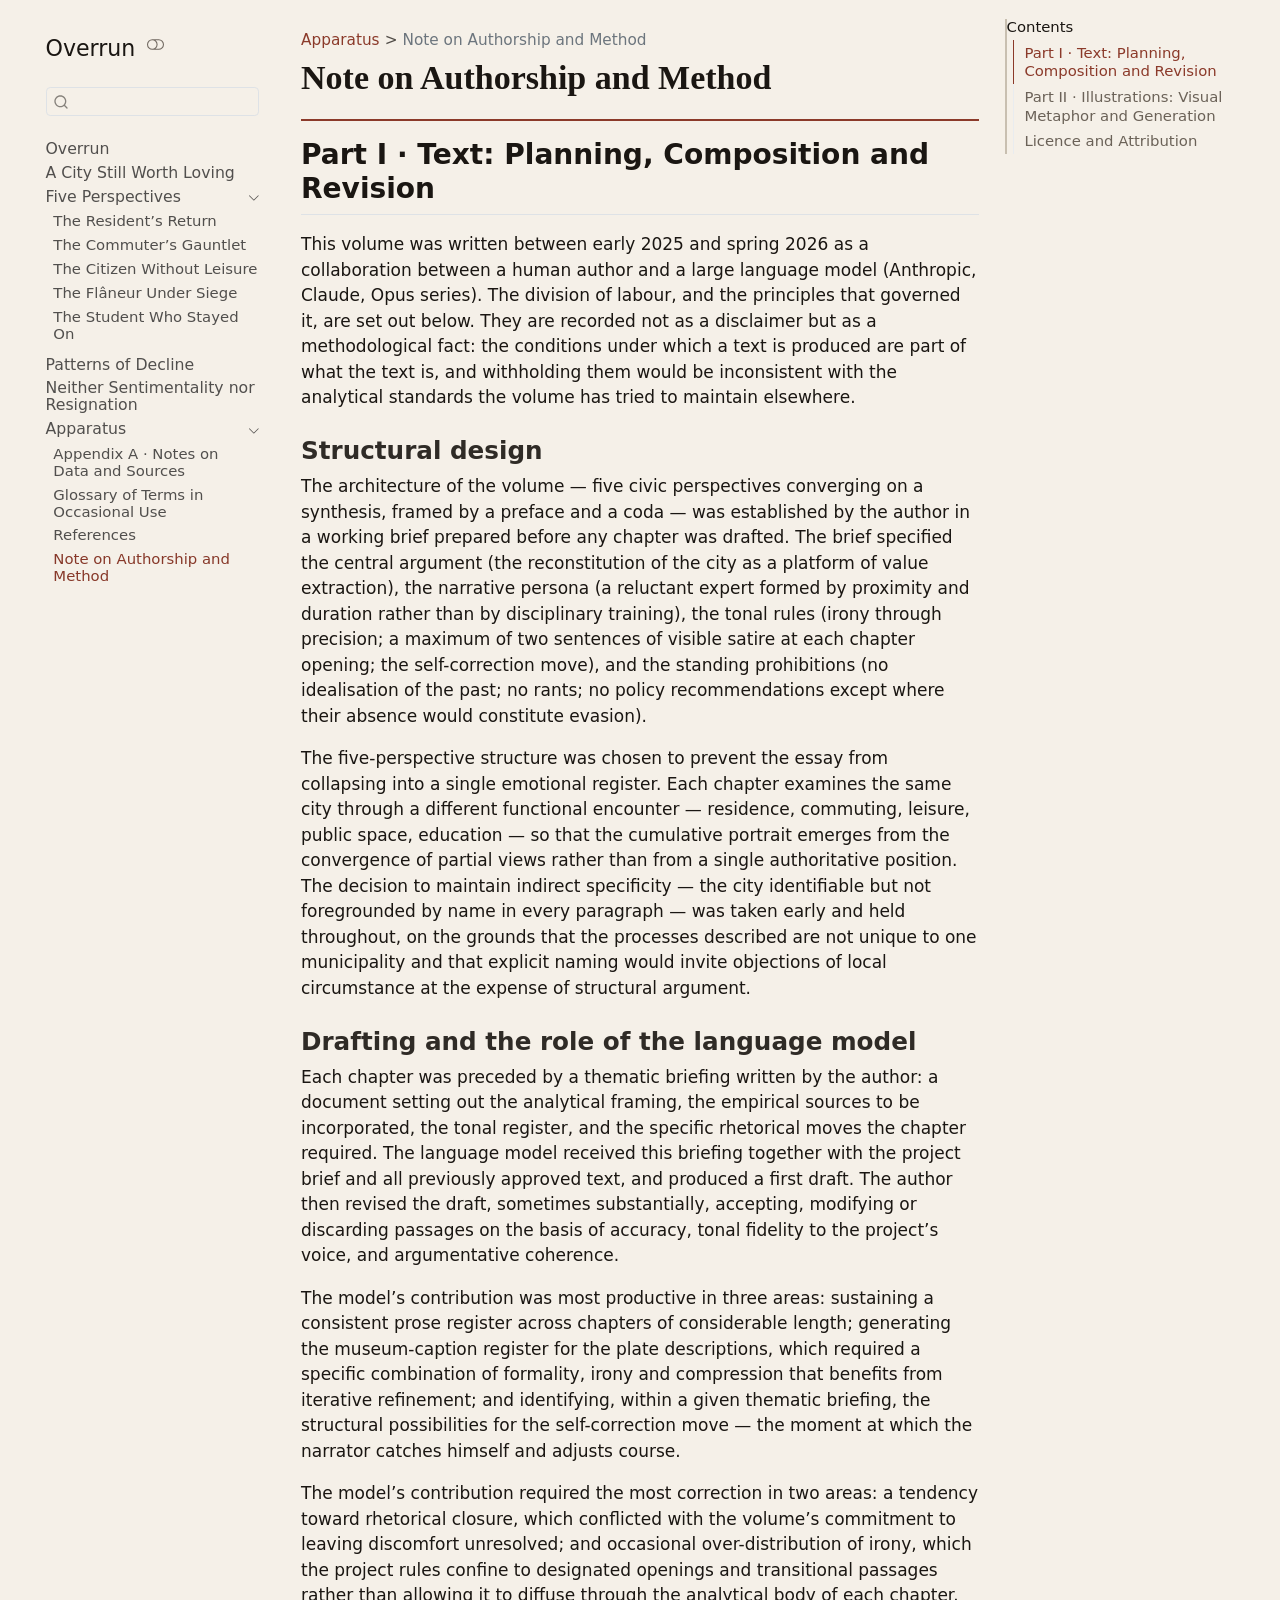
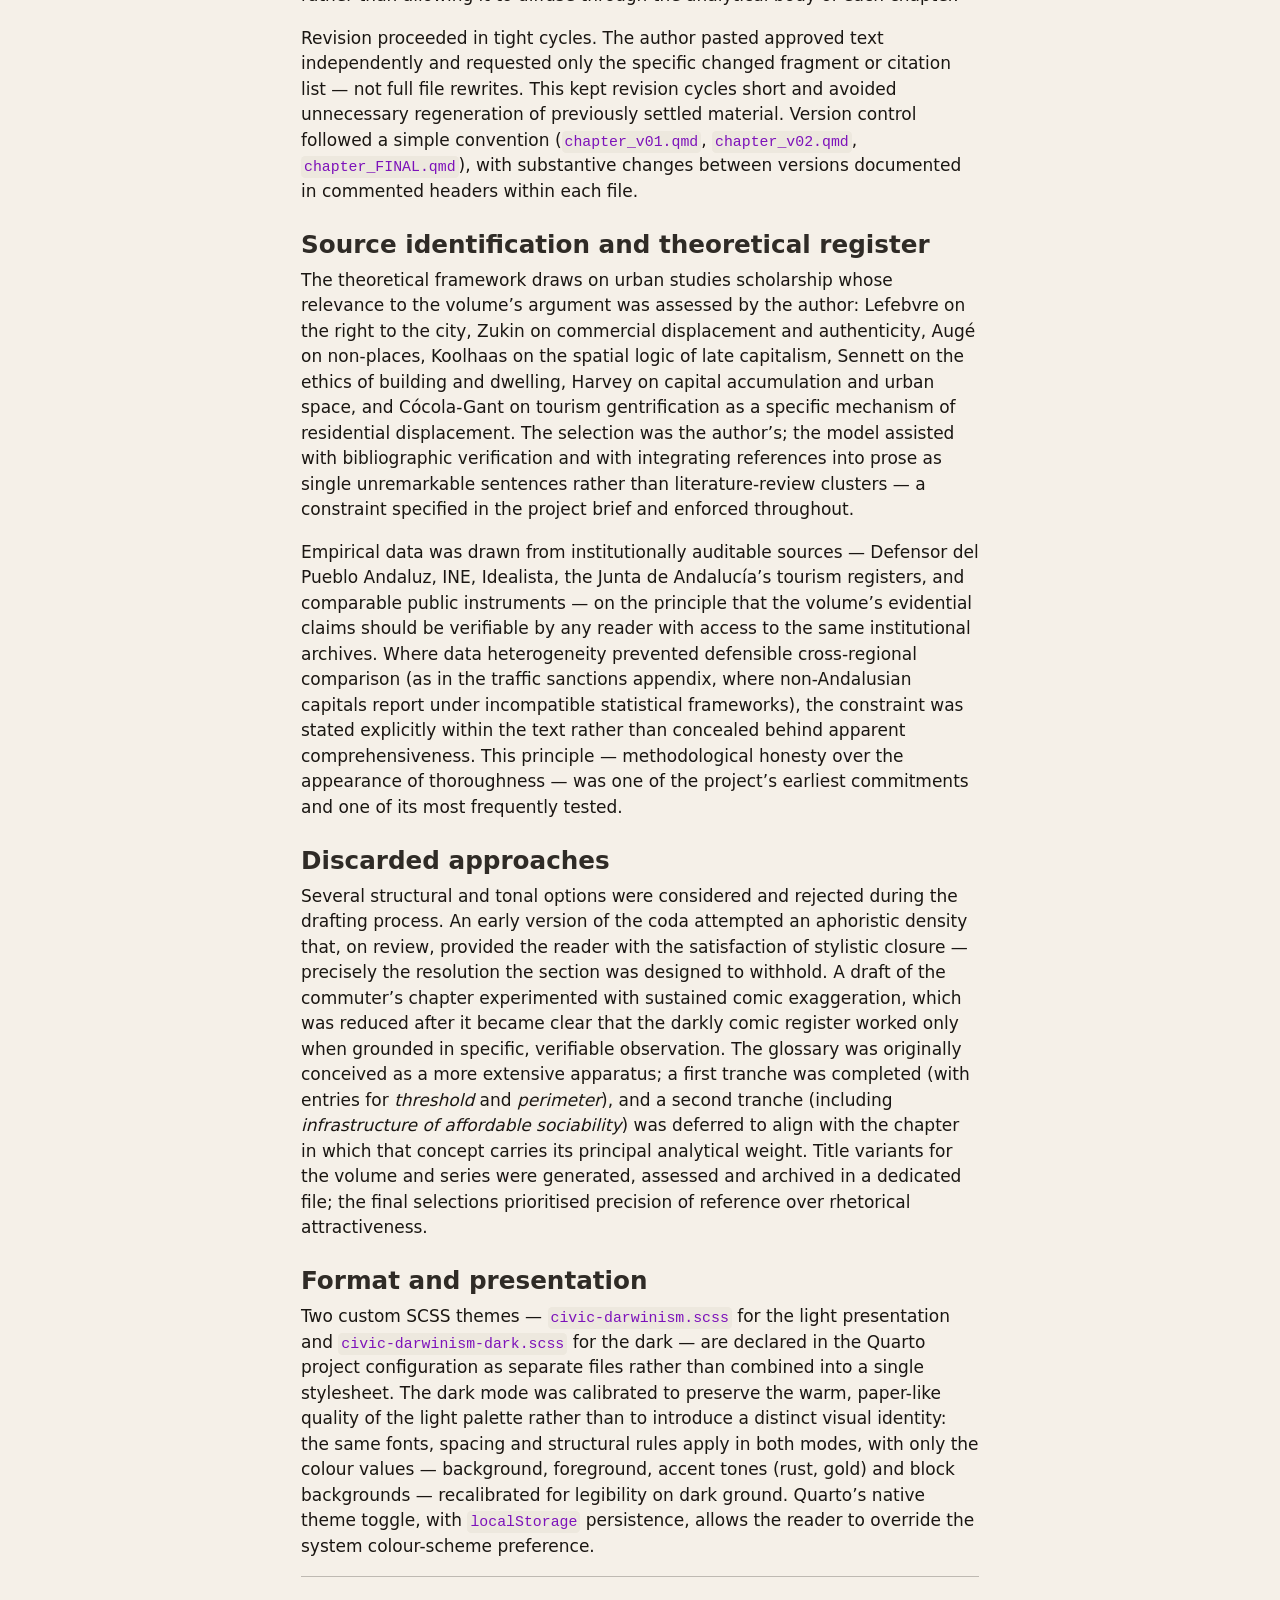
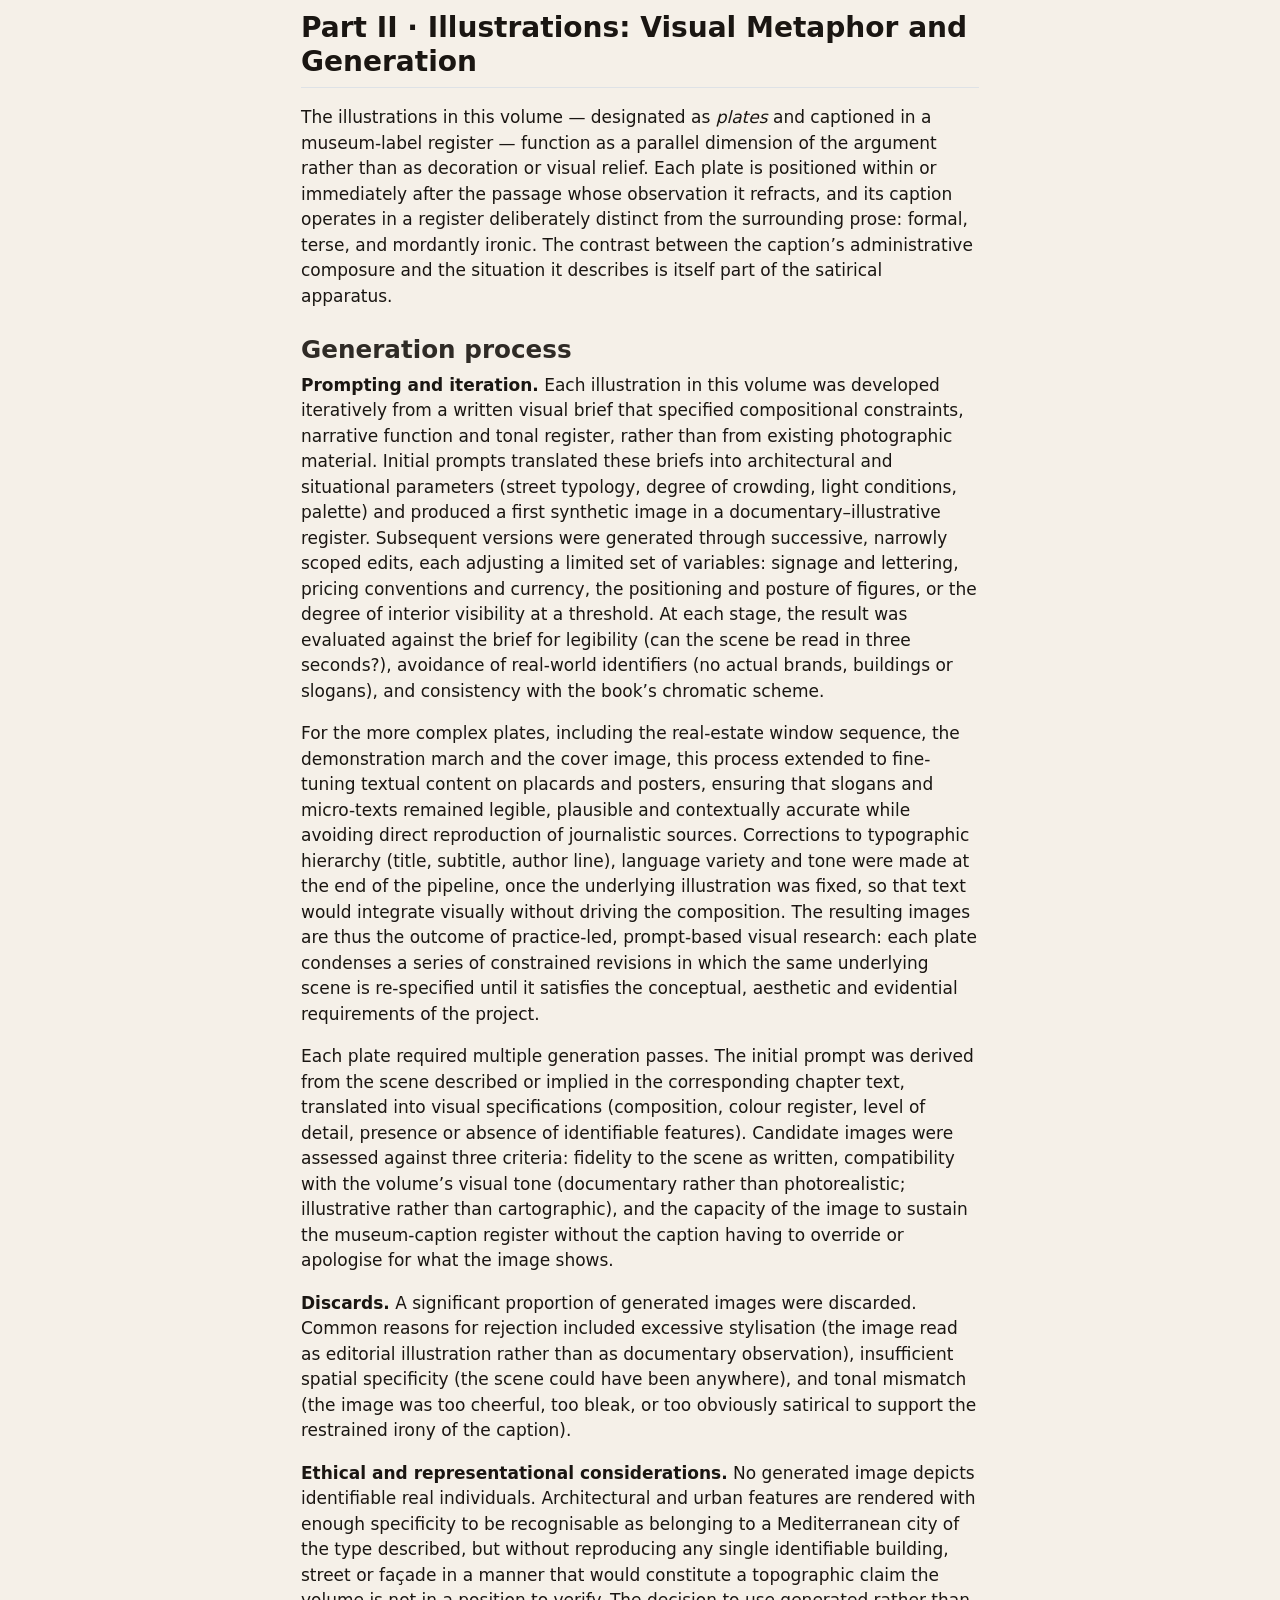
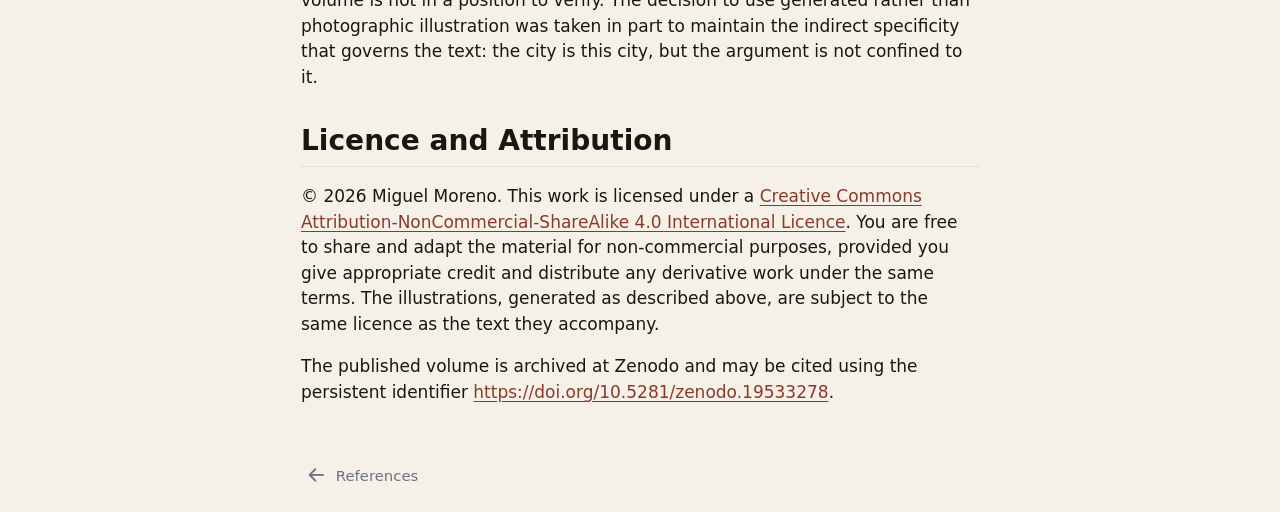
<file: note-on-method.html>
<!DOCTYPE html>
<html xmlns="http://www.w3.org/1999/xhtml" lang="en" xml:lang="en"><head>

<meta charset="utf-8">
<meta name="generator" content="quarto-1.8.27">

<meta name="viewport" content="width=device-width, initial-scale=1.0, user-scalable=yes">


<title>Note on Authorship and Method – Overrun</title>
<style>
code{white-space: pre-wrap;}
span.smallcaps{font-variant: small-caps;}
div.columns{display: flex; gap: min(4vw, 1.5em);}
div.column{flex: auto; overflow-x: auto;}
div.hanging-indent{margin-left: 1.5em; text-indent: -1.5em;}
ul.task-list{list-style: none;}
ul.task-list li input[type="checkbox"] {
  width: 0.8em;
  margin: 0 0.8em 0.2em -1em; /* quarto-specific, see https://github.com/quarto-dev/quarto-cli/issues/4556 */ 
  vertical-align: middle;
}
</style>


<script src="site_libs/quarto-nav/quarto-nav.js"></script>
<script src="site_libs/quarto-nav/headroom.min.js"></script>
<script src="site_libs/clipboard/clipboard.min.js"></script>
<script src="site_libs/quarto-search/autocomplete.umd.js"></script>
<script src="site_libs/quarto-search/fuse.min.js"></script>
<script src="site_libs/quarto-search/quarto-search.js"></script>
<meta name="quarto:offset" content="./">
<link href="./references.html" rel="prev">
<script src="site_libs/quarto-html/quarto.js" type="module"></script>
<script src="site_libs/quarto-html/tabsets/tabsets.js" type="module"></script>
<script src="site_libs/quarto-html/axe/axe-check.js" type="module"></script>
<script src="site_libs/quarto-html/popper.min.js"></script>
<script src="site_libs/quarto-html/tippy.umd.min.js"></script>
<script src="site_libs/quarto-html/anchor.min.js"></script>
<link href="site_libs/quarto-html/tippy.css" rel="stylesheet">
<link href="site_libs/quarto-html/quarto-syntax-highlighting-ed96de9b727972fe78a7b5d16c58bf87.css" rel="stylesheet" class="quarto-color-scheme" id="quarto-text-highlighting-styles">
<link href="site_libs/quarto-html/quarto-syntax-highlighting-dark-4d9afe2b8d18ee9fa5d0d57b5ed4214d.css" rel="stylesheet" class="quarto-color-scheme quarto-color-alternate" id="quarto-text-highlighting-styles">
<link href="site_libs/quarto-html/quarto-syntax-highlighting-ed96de9b727972fe78a7b5d16c58bf87.css" rel="stylesheet" class="quarto-color-scheme-extra" id="quarto-text-highlighting-styles">
<script src="site_libs/bootstrap/bootstrap.min.js"></script>
<link href="site_libs/bootstrap/bootstrap-icons.css" rel="stylesheet">
<link href="site_libs/bootstrap/bootstrap-942d79f2cc56dfed41c6fddfe7d2ae1d.min.css" rel="stylesheet" append-hash="true" class="quarto-color-scheme" id="quarto-bootstrap" data-mode="light">
<link href="site_libs/bootstrap/bootstrap-dark-aff4b3c965619203e67748c025749833.min.css" rel="stylesheet" append-hash="true" class="quarto-color-scheme quarto-color-alternate" id="quarto-bootstrap" data-mode="dark">
<link href="site_libs/bootstrap/bootstrap-942d79f2cc56dfed41c6fddfe7d2ae1d.min.css" rel="stylesheet" append-hash="true" class="quarto-color-scheme-extra" id="quarto-bootstrap" data-mode="light">
<script id="quarto-search-options" type="application/json">{
  "location": "sidebar",
  "copy-button": false,
  "collapse-after": 3,
  "panel-placement": "start",
  "type": "textbox",
  "limit": 50,
  "keyboard-shortcut": [
    "f",
    "/",
    "s"
  ],
  "show-item-context": false,
  "language": {
    "search-no-results-text": "No results",
    "search-matching-documents-text": "matching documents",
    "search-copy-link-title": "Copy link to search",
    "search-hide-matches-text": "Hide additional matches",
    "search-more-match-text": "more match in this document",
    "search-more-matches-text": "more matches in this document",
    "search-clear-button-title": "Clear",
    "search-text-placeholder": "",
    "search-detached-cancel-button-title": "Cancel",
    "search-submit-button-title": "Submit",
    "search-label": "Search"
  }
}</script>
<style>html{ scroll-behavior: smooth; }</style>


<meta property="og:title" content="Overrun — A Resident’s Report on a City Past Its Limits">
<meta property="og:description" content="Civic Darwinism, Vol. I. Five perspectives on how a Mediterranean city ceased to function as a system of shared civic life and was reconstituted as a platform of value extraction.">
<meta property="og:image" content="/_assets/figures/social-card.png">
<meta property="og:site_name" content="Civic Darwinism">
<meta property="og:locale" content="en_GB">
<meta name="twitter:title" content="Overrun — A Resident’s Report on a City Past Its Limits">
<meta name="twitter:description" content="Civic Darwinism, Vol. I. Five perspectives on urban habitability degradation in a Mediterranean city.">
<meta name="twitter:image" content="/_assets/figures/social-card.png">
<meta name="twitter:card" content="summary_large_image">
</head>

<body class="nav-sidebar floating quarto-light"><script id="quarto-html-before-body" type="application/javascript">
    const toggleBodyColorMode = (bsSheetEl) => {
      const mode = bsSheetEl.getAttribute("data-mode");
      const bodyEl = window.document.querySelector("body");
      if (mode === "dark") {
        bodyEl.classList.add("quarto-dark");
        bodyEl.classList.remove("quarto-light");
      } else {
        bodyEl.classList.add("quarto-light");
        bodyEl.classList.remove("quarto-dark");
      }
    }
    const toggleBodyColorPrimary = () => {
      const bsSheetEl = window.document.querySelector("link#quarto-bootstrap:not([rel=disabled-stylesheet])");
      if (bsSheetEl) {
        toggleBodyColorMode(bsSheetEl);
      }
    }
    const setColorSchemeToggle = (alternate) => {
      const toggles = window.document.querySelectorAll('.quarto-color-scheme-toggle');
      for (let i=0; i < toggles.length; i++) {
        const toggle = toggles[i];
        if (toggle) {
          if (alternate) {
            toggle.classList.add("alternate");
          } else {
            toggle.classList.remove("alternate");
          }
        }
      }
    };
    const toggleColorMode = (alternate) => {
      // Switch the stylesheets
      const primaryStylesheets = window.document.querySelectorAll('link.quarto-color-scheme:not(.quarto-color-alternate)');
      const alternateStylesheets = window.document.querySelectorAll('link.quarto-color-scheme.quarto-color-alternate');
      manageTransitions('#quarto-margin-sidebar .nav-link', false);
      if (alternate) {
        // note: dark is layered on light, we don't disable primary!
        enableStylesheet(alternateStylesheets);
        for (const sheetNode of alternateStylesheets) {
          if (sheetNode.id === "quarto-bootstrap") {
            toggleBodyColorMode(sheetNode);
          }
        }
      } else {
        disableStylesheet(alternateStylesheets);
        enableStylesheet(primaryStylesheets)
        toggleBodyColorPrimary();
      }
      manageTransitions('#quarto-margin-sidebar .nav-link', true);
      // Switch the toggles
      setColorSchemeToggle(alternate)
      // Hack to workaround the fact that safari doesn't
      // properly recolor the scrollbar when toggling (#1455)
      if (navigator.userAgent.indexOf('Safari') > 0 && navigator.userAgent.indexOf('Chrome') == -1) {
        manageTransitions("body", false);
        window.scrollTo(0, 1);
        setTimeout(() => {
          window.scrollTo(0, 0);
          manageTransitions("body", true);
        }, 40);
      }
    }
    const disableStylesheet = (stylesheets) => {
      for (let i=0; i < stylesheets.length; i++) {
        const stylesheet = stylesheets[i];
        stylesheet.rel = 'disabled-stylesheet';
      }
    }
    const enableStylesheet = (stylesheets) => {
      for (let i=0; i < stylesheets.length; i++) {
        const stylesheet = stylesheets[i];
        if(stylesheet.rel !== 'stylesheet') { // for Chrome, which will still FOUC without this check
          stylesheet.rel = 'stylesheet';
        }
      }
    }
    const manageTransitions = (selector, allowTransitions) => {
      const els = window.document.querySelectorAll(selector);
      for (let i=0; i < els.length; i++) {
        const el = els[i];
        if (allowTransitions) {
          el.classList.remove('notransition');
        } else {
          el.classList.add('notransition');
        }
      }
    }
    const isFileUrl = () => {
      return window.location.protocol === 'file:';
    }
    const hasAlternateSentinel = () => {
      let styleSentinel = getColorSchemeSentinel();
      if (styleSentinel !== null) {
        return styleSentinel === "alternate";
      } else {
        return false;
      }
    }
    const setStyleSentinel = (alternate) => {
      const value = alternate ? "alternate" : "default";
      if (!isFileUrl()) {
        window.localStorage.setItem("quarto-color-scheme", value);
      } else {
        localAlternateSentinel = value;
      }
    }
    const getColorSchemeSentinel = () => {
      if (!isFileUrl()) {
        const storageValue = window.localStorage.getItem("quarto-color-scheme");
        return storageValue != null ? storageValue : localAlternateSentinel;
      } else {
        return localAlternateSentinel;
      }
    }
    const toggleGiscusIfUsed = (isAlternate, darkModeDefault) => {
      const baseTheme = document.querySelector('#giscus-base-theme')?.value ?? 'light';
      const alternateTheme = document.querySelector('#giscus-alt-theme')?.value ?? 'dark';
      let newTheme = '';
      if(authorPrefersDark) {
        newTheme = isAlternate ? baseTheme : alternateTheme;
      } else {
        newTheme = isAlternate ? alternateTheme : baseTheme;
      }
      const changeGiscusTheme = () => {
        // From: https://github.com/giscus/giscus/issues/336
        const sendMessage = (message) => {
          const iframe = document.querySelector('iframe.giscus-frame');
          if (!iframe) return;
          iframe.contentWindow.postMessage({ giscus: message }, 'https://giscus.app');
        }
        sendMessage({
          setConfig: {
            theme: newTheme
          }
        });
      }
      const isGiscussLoaded = window.document.querySelector('iframe.giscus-frame') !== null;
      if (isGiscussLoaded) {
        changeGiscusTheme();
      }
    };
    const authorPrefersDark = false;
    const darkModeDefault = authorPrefersDark;
      document.querySelector('link#quarto-text-highlighting-styles.quarto-color-scheme-extra').rel = 'disabled-stylesheet';
      document.querySelector('link#quarto-bootstrap.quarto-color-scheme-extra').rel = 'disabled-stylesheet';
    let localAlternateSentinel = darkModeDefault ? 'alternate' : 'default';
    // Dark / light mode switch
    window.quartoToggleColorScheme = () => {
      // Read the current dark / light value
      let toAlternate = !hasAlternateSentinel();
      toggleColorMode(toAlternate);
      setStyleSentinel(toAlternate);
      toggleGiscusIfUsed(toAlternate, darkModeDefault);
      window.dispatchEvent(new Event('resize'));
    };
    // Switch to dark mode if need be
    if (hasAlternateSentinel()) {
      toggleColorMode(true);
    } else {
      toggleColorMode(false);
    }
  </script>

<div id="quarto-search-results"></div>
  <header id="quarto-header" class="headroom fixed-top">
  <nav class="quarto-secondary-nav">
    <div class="container-fluid d-flex">
      <button type="button" class="quarto-btn-toggle btn" data-bs-toggle="collapse" role="button" data-bs-target=".quarto-sidebar-collapse-item" aria-controls="quarto-sidebar" aria-expanded="false" aria-label="Toggle sidebar navigation" onclick="if (window.quartoToggleHeadroom) { window.quartoToggleHeadroom(); }">
        <i class="bi bi-layout-text-sidebar-reverse"></i>
      </button>
        <nav class="quarto-page-breadcrumbs" aria-label="breadcrumb"><ol class="breadcrumb"><li class="breadcrumb-item"><a href="./appendix-data.html">Apparatus</a></li><li class="breadcrumb-item"><a href="./note-on-method.html"><span class="chapter-title">Note on Authorship and Method</span></a></li></ol></nav>
        <a class="flex-grow-1" role="navigation" data-bs-toggle="collapse" data-bs-target=".quarto-sidebar-collapse-item" aria-controls="quarto-sidebar" aria-expanded="false" aria-label="Toggle sidebar navigation" onclick="if (window.quartoToggleHeadroom) { window.quartoToggleHeadroom(); }">      
        </a>
      <button type="button" class="btn quarto-search-button" aria-label="Search" onclick="window.quartoOpenSearch();">
        <i class="bi bi-search"></i>
      </button>
    </div>
  </nav>
</header>
<!-- content -->
<div id="quarto-content" class="quarto-container page-columns page-rows-contents page-layout-article">
<!-- sidebar -->
  <nav id="quarto-sidebar" class="sidebar collapse collapse-horizontal quarto-sidebar-collapse-item sidebar-navigation floating overflow-auto">
    <div class="pt-lg-2 mt-2 text-left sidebar-header">
    <div class="sidebar-title mb-0 py-0">
      <a href="./">Overrun</a> 
        <div class="sidebar-tools-main">
  <a href="" class="quarto-color-scheme-toggle quarto-navigation-tool  px-1" onclick="window.quartoToggleColorScheme(); return false;" title="Toggle dark mode"><i class="bi"></i></a>
</div>
    </div>
      </div>
        <div class="mt-2 flex-shrink-0 align-items-center">
        <div class="sidebar-search">
        <div id="quarto-search" class="" title="Search"></div>
        </div>
        </div>
    <div class="sidebar-menu-container"> 
    <ul class="list-unstyled mt-1">
        <li class="sidebar-item">
  <div class="sidebar-item-container"> 
  <a href="./index.html" class="sidebar-item-text sidebar-link"><span class="chapter-title">Overrun</span></a>
  </div>
</li>
        <li class="sidebar-item">
  <div class="sidebar-item-container"> 
  <a href="./00-before-the-threshold.html" class="sidebar-item-text sidebar-link"><span class="chapter-title">A City Still Worth Loving</span></a>
  </div>
</li>
        <li class="sidebar-item sidebar-item-section">
      <div class="sidebar-item-container"> 
            <a class="sidebar-item-text sidebar-link text-start" data-bs-toggle="collapse" data-bs-target="#quarto-sidebar-section-1" role="navigation" aria-expanded="true">
 <span class="menu-text">Five Perspectives</span></a>
          <a class="sidebar-item-toggle text-start" data-bs-toggle="collapse" data-bs-target="#quarto-sidebar-section-1" role="navigation" aria-expanded="true" aria-label="Toggle section">
            <i class="bi bi-chevron-right ms-2"></i>
          </a> 
      </div>
      <ul id="quarto-sidebar-section-1" class="collapse list-unstyled sidebar-section depth1 show">  
          <li class="sidebar-item">
  <div class="sidebar-item-container"> 
  <a href="./01-residents-return.html" class="sidebar-item-text sidebar-link"><span class="chapter-title">The Resident’s Return</span></a>
  </div>
</li>
          <li class="sidebar-item">
  <div class="sidebar-item-container"> 
  <a href="./02-commuters-gauntlet.html" class="sidebar-item-text sidebar-link"><span class="chapter-title">The Commuter’s Gauntlet</span></a>
  </div>
</li>
          <li class="sidebar-item">
  <div class="sidebar-item-container"> 
  <a href="./03-citizen-without-leisure.html" class="sidebar-item-text sidebar-link"><span class="chapter-title">The Citizen Without Leisure</span></a>
  </div>
</li>
          <li class="sidebar-item">
  <div class="sidebar-item-container"> 
  <a href="./04-flaneur-under-siege.html" class="sidebar-item-text sidebar-link"><span class="chapter-title">The Flâneur Under Siege</span></a>
  </div>
</li>
          <li class="sidebar-item">
  <div class="sidebar-item-container"> 
  <a href="./05-academic-observer.html" class="sidebar-item-text sidebar-link"><span class="chapter-title">The Student Who Stayed On</span></a>
  </div>
</li>
      </ul>
  </li>
        <li class="sidebar-item">
  <div class="sidebar-item-container"> 
  <a href="./06-patterns-of-decline.html" class="sidebar-item-text sidebar-link"><span class="chapter-title">Patterns of Decline</span></a>
  </div>
</li>
        <li class="sidebar-item">
  <div class="sidebar-item-container"> 
  <a href="./07-coda.html" class="sidebar-item-text sidebar-link"><span class="chapter-title">Neither Sentimentality nor Resignation</span></a>
  </div>
</li>
        <li class="sidebar-item sidebar-item-section">
      <div class="sidebar-item-container"> 
            <a class="sidebar-item-text sidebar-link text-start" data-bs-toggle="collapse" data-bs-target="#quarto-sidebar-section-2" role="navigation" aria-expanded="true">
 <span class="menu-text">Apparatus</span></a>
          <a class="sidebar-item-toggle text-start" data-bs-toggle="collapse" data-bs-target="#quarto-sidebar-section-2" role="navigation" aria-expanded="true" aria-label="Toggle section">
            <i class="bi bi-chevron-right ms-2"></i>
          </a> 
      </div>
      <ul id="quarto-sidebar-section-2" class="collapse list-unstyled sidebar-section depth1 show">  
          <li class="sidebar-item">
  <div class="sidebar-item-container"> 
  <a href="./appendix-data.html" class="sidebar-item-text sidebar-link"><span class="chapter-title">Appendix A · Notes on Data and Sources</span></a>
  </div>
</li>
          <li class="sidebar-item">
  <div class="sidebar-item-container"> 
  <a href="./glossary.html" class="sidebar-item-text sidebar-link"><span class="chapter-title">Glossary of Terms in Occasional Use</span></a>
  </div>
</li>
          <li class="sidebar-item">
  <div class="sidebar-item-container"> 
  <a href="./references.html" class="sidebar-item-text sidebar-link"><span class="chapter-title">References</span></a>
  </div>
</li>
          <li class="sidebar-item">
  <div class="sidebar-item-container"> 
  <a href="./note-on-method.html" class="sidebar-item-text sidebar-link active"><span class="chapter-title">Note on Authorship and Method</span></a>
  </div>
</li>
      </ul>
  </li>
    </ul>
    </div>
</nav>
<div id="quarto-sidebar-glass" class="quarto-sidebar-collapse-item" data-bs-toggle="collapse" data-bs-target=".quarto-sidebar-collapse-item"></div>
<!-- margin-sidebar -->
    <div id="quarto-margin-sidebar" class="sidebar margin-sidebar">
        <nav id="TOC" role="doc-toc" class="toc-active">
    <h2 id="toc-title">Contents</h2>
   
  <ul class="collapse">
  <li><a href="#part-i-text-planning-composition-and-revision" id="toc-part-i-text-planning-composition-and-revision" class="nav-link active" data-scroll-target="#part-i-text-planning-composition-and-revision">Part I · Text: Planning, Composition and Revision</a></li>
  <li><a href="#part-ii-illustrations-visual-metaphor-and-generation" id="toc-part-ii-illustrations-visual-metaphor-and-generation" class="nav-link" data-scroll-target="#part-ii-illustrations-visual-metaphor-and-generation">Part II · Illustrations: Visual Metaphor and Generation</a></li>
  <li><a href="#licence-and-attribution" id="toc-licence-and-attribution" class="nav-link" data-scroll-target="#licence-and-attribution">Licence and Attribution</a></li>
  </ul>
</nav>
    </div>
<!-- main -->
<main class="content" id="quarto-document-content">


<header id="title-block-header" class="quarto-title-block default"><nav class="quarto-page-breadcrumbs quarto-title-breadcrumbs d-none d-lg-block" aria-label="breadcrumb"><ol class="breadcrumb"><li class="breadcrumb-item"><a href="./appendix-data.html">Apparatus</a></li><li class="breadcrumb-item"><a href="./note-on-method.html"><span class="chapter-title">Note on Authorship and Method</span></a></li></ol></nav>
<div class="quarto-title">
<h1 class="title"><span class="chapter-title">Note on Authorship and Method</span></h1>
</div>



<div class="quarto-title-meta">

    
  
    
  </div>
  


</header>


<section id="part-i-text-planning-composition-and-revision" class="level2">
<h2 class="anchored" data-anchor-id="part-i-text-planning-composition-and-revision">Part I · Text: Planning, Composition and Revision</h2>
<p>This volume was written between early 2025 and spring 2026 as a collaboration between a human author and a large language model (Anthropic, Claude, Opus series). The division of labour, and the principles that governed it, are set out below. They are recorded not as a disclaimer but as a methodological fact: the conditions under which a text is produced are part of what the text is, and withholding them would be inconsistent with the analytical standards the volume has tried to maintain elsewhere.</p>
<section id="structural-design" class="level3">
<h3 class="anchored" data-anchor-id="structural-design">Structural design</h3>
<p>The architecture of the volume — five civic perspectives converging on a synthesis, framed by a preface and a coda — was established by the author in a working brief prepared before any chapter was drafted. The brief specified the central argument (the reconstitution of the city as a platform of value extraction), the narrative persona (a reluctant expert formed by proximity and duration rather than by disciplinary training), the tonal rules (irony through precision; a maximum of two sentences of visible satire at each chapter opening; the self-correction move), and the standing prohibitions (no idealisation of the past; no rants; no policy recommendations except where their absence would constitute evasion).</p>
<p>The five-perspective structure was chosen to prevent the essay from collapsing into a single emotional register. Each chapter examines the same city through a different functional encounter — residence, commuting, leisure, public space, education — so that the cumulative portrait emerges from the convergence of partial views rather than from a single authoritative position. The decision to maintain indirect specificity — the city identifiable but not foregrounded by name in every paragraph — was taken early and held throughout, on the grounds that the processes described are not unique to one municipality and that explicit naming would invite objections of local circumstance at the expense of structural argument.</p>
</section>
<section id="drafting-and-the-role-of-the-language-model" class="level3">
<h3 class="anchored" data-anchor-id="drafting-and-the-role-of-the-language-model">Drafting and the role of the language model</h3>
<p>Each chapter was preceded by a thematic briefing written by the author: a document setting out the analytical framing, the empirical sources to be incorporated, the tonal register, and the specific rhetorical moves the chapter required. The language model received this briefing together with the project brief and all previously approved text, and produced a first draft. The author then revised the draft, sometimes substantially, accepting, modifying or discarding passages on the basis of accuracy, tonal fidelity to the project’s voice, and argumentative coherence.</p>
<p>The model’s contribution was most productive in three areas: sustaining a consistent prose register across chapters of considerable length; generating the museum-caption register for the plate descriptions, which required a specific combination of formality, irony and compression that benefits from iterative refinement; and identifying, within a given thematic briefing, the structural possibilities for the self-correction move — the moment at which the narrator catches himself and adjusts course.</p>
<p>The model’s contribution required the most correction in two areas: a tendency toward rhetorical closure, which conflicted with the volume’s commitment to leaving discomfort unresolved; and occasional over-distribution of irony, which the project rules confine to designated openings and transitional passages rather than allowing it to diffuse through the analytical body of each chapter.</p>
<p>Revision proceeded in tight cycles. The author pasted approved text independently and requested only the specific changed fragment or citation list — not full file rewrites. This kept revision cycles short and avoided unnecessary regeneration of previously settled material. Version control followed a simple convention (<code>chapter_v01.qmd</code>, <code>chapter_v02.qmd</code>, <code>chapter_FINAL.qmd</code>), with substantive changes between versions documented in commented headers within each file.</p>
</section>
<section id="source-identification-and-theoretical-register" class="level3">
<h3 class="anchored" data-anchor-id="source-identification-and-theoretical-register">Source identification and theoretical register</h3>
<p>The theoretical framework draws on urban studies scholarship whose relevance to the volume’s argument was assessed by the author: Lefebvre on the right to the city, Zukin on commercial displacement and authenticity, Augé on non-places, Koolhaas on the spatial logic of late capitalism, Sennett on the ethics of building and dwelling, Harvey on capital accumulation and urban space, and Cócola-Gant on tourism gentrification as a specific mechanism of residential displacement. The selection was the author’s; the model assisted with bibliographic verification and with integrating references into prose as single unremarkable sentences rather than literature-review clusters — a constraint specified in the project brief and enforced throughout.</p>
<p>Empirical data was drawn from institutionally auditable sources — Defensor del Pueblo Andaluz, INE, Idealista, the Junta de Andalucía’s tourism registers, and comparable public instruments — on the principle that the volume’s evidential claims should be verifiable by any reader with access to the same institutional archives. Where data heterogeneity prevented defensible cross-regional comparison (as in the traffic sanctions appendix, where non-Andalusian capitals report under incompatible statistical frameworks), the constraint was stated explicitly within the text rather than concealed behind apparent comprehensiveness. This principle — methodological honesty over the appearance of thoroughness — was one of the project’s earliest commitments and one of its most frequently tested.</p>
</section>
<section id="discarded-approaches" class="level3">
<h3 class="anchored" data-anchor-id="discarded-approaches">Discarded approaches</h3>
<p>Several structural and tonal options were considered and rejected during the drafting process. An early version of the coda attempted an aphoristic density that, on review, provided the reader with the satisfaction of stylistic closure — precisely the resolution the section was designed to withhold. A draft of the commuter’s chapter experimented with sustained comic exaggeration, which was reduced after it became clear that the darkly comic register worked only when grounded in specific, verifiable observation. The glossary was originally conceived as a more extensive apparatus; a first tranche was completed (with entries for <em>threshold</em> and <em>perimeter</em>), and a second tranche (including <em>infrastructure of affordable sociability</em>) was deferred to align with the chapter in which that concept carries its principal analytical weight. Title variants for the volume and series were generated, assessed and archived in a dedicated file; the final selections prioritised precision of reference over rhetorical attractiveness.</p>
</section>
<section id="format-and-presentation" class="level3">
<h3 class="anchored" data-anchor-id="format-and-presentation">Format and presentation</h3>
<p>Two custom SCSS themes — <code>civic-darwinism.scss</code> for the light presentation and <code>civic-darwinism-dark.scss</code> for the dark — are declared in the Quarto project configuration as separate files rather than combined into a single stylesheet. The dark mode was calibrated to preserve the warm, paper-like quality of the light palette rather than to introduce a distinct visual identity: the same fonts, spacing and structural rules apply in both modes, with only the colour values — background, foreground, accent tones (rust, gold) and block backgrounds — recalibrated for legibility on dark ground. Quarto’s native theme toggle, with <code>localStorage</code> persistence, allows the reader to override the system colour-scheme preference.</p>
<hr>
</section>
</section>
<section id="part-ii-illustrations-visual-metaphor-and-generation" class="level2">
<h2 class="anchored" data-anchor-id="part-ii-illustrations-visual-metaphor-and-generation">Part II · Illustrations: Visual Metaphor and Generation</h2>
<p>The illustrations in this volume — designated as <em>plates</em> and captioned in a museum-label register — function as a parallel dimension of the argument rather than as decoration or visual relief. Each plate is positioned within or immediately after the passage whose observation it refracts, and its caption operates in a register deliberately distinct from the surrounding prose: formal, terse, and mordantly ironic. The contrast between the caption’s administrative composure and the situation it describes is itself part of the satirical apparatus.</p>
<section id="generation-process" class="level3">
<h3 class="anchored" data-anchor-id="generation-process">Generation process</h3>
<p><strong>Prompting and iteration.</strong> Each illustration in this volume was developed iteratively from a written visual brief that specified compositional constraints, narrative function and tonal register, rather than from existing photographic material. Initial prompts translated these briefs into architectural and situational parameters (street typology, degree of crowding, light conditions, palette) and produced a first synthetic image in a documentary–illustrative register. Subsequent versions were generated through successive, narrowly scoped edits, each adjusting a limited set of variables: signage and lettering, pricing conventions and currency, the positioning and posture of figures, or the degree of interior visibility at a threshold. At each stage, the result was evaluated against the brief for legibility (can the scene be read in three seconds?), avoidance of real-world identifiers (no actual brands, buildings or slogans), and consistency with the book’s chromatic scheme.</p>
<p>For the more complex plates, including the real-estate window sequence, the demonstration march and the cover image, this process extended to fine-tuning textual content on placards and posters, ensuring that slogans and micro-texts remained legible, plausible and contextually accurate while avoiding direct reproduction of journalistic sources. Corrections to typographic hierarchy (title, subtitle, author line), language variety and tone were made at the end of the pipeline, once the underlying illustration was fixed, so that text would integrate visually without driving the composition. The resulting images are thus the outcome of practice-led, prompt-based visual research: each plate condenses a series of constrained revisions in which the same underlying scene is re-specified until it satisfies the conceptual, aesthetic and evidential requirements of the project.</p>
<p>Each plate required multiple generation passes. The initial prompt was derived from the scene described or implied in the corresponding chapter text, translated into visual specifications (composition, colour register, level of detail, presence or absence of identifiable features). Candidate images were assessed against three criteria: fidelity to the scene as written, compatibility with the volume’s visual tone (documentary rather than photorealistic; illustrative rather than cartographic), and the capacity of the image to sustain the museum-caption register without the caption having to override or apologise for what the image shows.</p>
<p><strong>Discards.</strong> A significant proportion of generated images were discarded. Common reasons for rejection included excessive stylisation (the image read as editorial illustration rather than as documentary observation), insufficient spatial specificity (the scene could have been anywhere), and tonal mismatch (the image was too cheerful, too bleak, or too obviously satirical to support the restrained irony of the caption).</p>
<p><strong>Ethical and representational considerations.</strong> No generated image depicts identifiable real individuals. Architectural and urban features are rendered with enough specificity to be recognisable as belonging to a Mediterranean city of the type described, but without reproducing any single identifiable building, street or façade in a manner that would constitute a topographic claim the volume is not in a position to verify. The decision to use generated rather than photographic illustration was taken in part to maintain the indirect specificity that governs the text: the city is this city, but the argument is not confined to it.</p>
</section>
</section>
<section id="licence-and-attribution" class="level2">
<h2 class="anchored" data-anchor-id="licence-and-attribution">Licence and Attribution</h2>
<p>© 2026 Miguel Moreno. This work is licensed under a <a href="https://creativecommons.org/licenses/by-nc-sa/4.0/">Creative Commons Attribution-NonCommercial-ShareAlike 4.0 International Licence</a>. You are free to share and adapt the material for non-commercial purposes, provided you give appropriate credit and distribute any derivative work under the same terms. The illustrations, generated as described above, are subject to the same licence as the text they accompany.</p>
<p>The published volume is archived at Zenodo and may be cited using the persistent identifier <a href="https://doi.org/10.5281/zenodo.19533278" class="uri">https://doi.org/10.5281/zenodo.19533278</a>.</p>


</section>

</main> <!-- /main -->
<script id="quarto-html-after-body" type="application/javascript">
  window.document.addEventListener("DOMContentLoaded", function (event) {
    // Ensure there is a toggle, if there isn't float one in the top right
    if (window.document.querySelector('.quarto-color-scheme-toggle') === null) {
      const a = window.document.createElement('a');
      a.classList.add('top-right');
      a.classList.add('quarto-color-scheme-toggle');
      a.href = "";
      a.onclick = function() { try { window.quartoToggleColorScheme(); } catch {} return false; };
      const i = window.document.createElement("i");
      i.classList.add('bi');
      a.appendChild(i);
      window.document.body.appendChild(a);
    }
    setColorSchemeToggle(hasAlternateSentinel())
    const icon = "";
    const anchorJS = new window.AnchorJS();
    anchorJS.options = {
      placement: 'right',
      icon: icon
    };
    anchorJS.add('.anchored');
    const isCodeAnnotation = (el) => {
      for (const clz of el.classList) {
        if (clz.startsWith('code-annotation-')) {                     
          return true;
        }
      }
      return false;
    }
    const onCopySuccess = function(e) {
      // button target
      const button = e.trigger;
      // don't keep focus
      button.blur();
      // flash "checked"
      button.classList.add('code-copy-button-checked');
      var currentTitle = button.getAttribute("title");
      button.setAttribute("title", "Copied!");
      let tooltip;
      if (window.bootstrap) {
        button.setAttribute("data-bs-toggle", "tooltip");
        button.setAttribute("data-bs-placement", "left");
        button.setAttribute("data-bs-title", "Copied!");
        tooltip = new bootstrap.Tooltip(button, 
          { trigger: "manual", 
            customClass: "code-copy-button-tooltip",
            offset: [0, -8]});
        tooltip.show();    
      }
      setTimeout(function() {
        if (tooltip) {
          tooltip.hide();
          button.removeAttribute("data-bs-title");
          button.removeAttribute("data-bs-toggle");
          button.removeAttribute("data-bs-placement");
        }
        button.setAttribute("title", currentTitle);
        button.classList.remove('code-copy-button-checked');
      }, 1000);
      // clear code selection
      e.clearSelection();
    }
    const getTextToCopy = function(trigger) {
      const outerScaffold = trigger.parentElement.cloneNode(true);
      const codeEl = outerScaffold.querySelector('code');
      for (const childEl of codeEl.children) {
        if (isCodeAnnotation(childEl)) {
          childEl.remove();
        }
      }
      return codeEl.innerText;
    }
    const clipboard = new window.ClipboardJS('.code-copy-button:not([data-in-quarto-modal])', {
      text: getTextToCopy
    });
    clipboard.on('success', onCopySuccess);
    if (window.document.getElementById('quarto-embedded-source-code-modal')) {
      const clipboardModal = new window.ClipboardJS('.code-copy-button[data-in-quarto-modal]', {
        text: getTextToCopy,
        container: window.document.getElementById('quarto-embedded-source-code-modal')
      });
      clipboardModal.on('success', onCopySuccess);
    }
      var localhostRegex = new RegExp(/^(?:http|https):\/\/localhost\:?[0-9]*\//);
      var mailtoRegex = new RegExp(/^mailto:/);
        var filterRegex = new RegExp('/' + window.location.host + '/');
      var isInternal = (href) => {
          return filterRegex.test(href) || localhostRegex.test(href) || mailtoRegex.test(href);
      }
      // Inspect non-navigation links and adorn them if external
     var links = window.document.querySelectorAll('a[href]:not(.nav-link):not(.navbar-brand):not(.toc-action):not(.sidebar-link):not(.sidebar-item-toggle):not(.pagination-link):not(.no-external):not([aria-hidden]):not(.dropdown-item):not(.quarto-navigation-tool):not(.about-link)');
      for (var i=0; i<links.length; i++) {
        const link = links[i];
        if (!isInternal(link.href)) {
          // undo the damage that might have been done by quarto-nav.js in the case of
          // links that we want to consider external
          if (link.dataset.originalHref !== undefined) {
            link.href = link.dataset.originalHref;
          }
            // target, if specified
            link.setAttribute("target", "_blank");
            if (link.getAttribute("rel") === null) {
              link.setAttribute("rel", "noopener");
            }
        }
      }
    function tippyHover(el, contentFn, onTriggerFn, onUntriggerFn) {
      const config = {
        allowHTML: true,
        maxWidth: 500,
        delay: 100,
        arrow: false,
        appendTo: function(el) {
            return el.parentElement;
        },
        interactive: true,
        interactiveBorder: 10,
        theme: 'quarto',
        placement: 'bottom-start',
      };
      if (contentFn) {
        config.content = contentFn;
      }
      if (onTriggerFn) {
        config.onTrigger = onTriggerFn;
      }
      if (onUntriggerFn) {
        config.onUntrigger = onUntriggerFn;
      }
      window.tippy(el, config); 
    }
    const noterefs = window.document.querySelectorAll('a[role="doc-noteref"]');
    for (var i=0; i<noterefs.length; i++) {
      const ref = noterefs[i];
      tippyHover(ref, function() {
        // use id or data attribute instead here
        let href = ref.getAttribute('data-footnote-href') || ref.getAttribute('href');
        try { href = new URL(href).hash; } catch {}
        const id = href.replace(/^#\/?/, "");
        const note = window.document.getElementById(id);
        if (note) {
          return note.innerHTML;
        } else {
          return "";
        }
      });
    }
    const xrefs = window.document.querySelectorAll('a.quarto-xref');
    const processXRef = (id, note) => {
      // Strip column container classes
      const stripColumnClz = (el) => {
        el.classList.remove("page-full", "page-columns");
        if (el.children) {
          for (const child of el.children) {
            stripColumnClz(child);
          }
        }
      }
      stripColumnClz(note)
      if (id === null || id.startsWith('sec-')) {
        // Special case sections, only their first couple elements
        const container = document.createElement("div");
        if (note.children && note.children.length > 2) {
          container.appendChild(note.children[0].cloneNode(true));
          for (let i = 1; i < note.children.length; i++) {
            const child = note.children[i];
            if (child.tagName === "P" && child.innerText === "") {
              continue;
            } else {
              container.appendChild(child.cloneNode(true));
              break;
            }
          }
          if (window.Quarto?.typesetMath) {
            window.Quarto.typesetMath(container);
          }
          return container.innerHTML
        } else {
          if (window.Quarto?.typesetMath) {
            window.Quarto.typesetMath(note);
          }
          return note.innerHTML;
        }
      } else {
        // Remove any anchor links if they are present
        const anchorLink = note.querySelector('a.anchorjs-link');
        if (anchorLink) {
          anchorLink.remove();
        }
        if (window.Quarto?.typesetMath) {
          window.Quarto.typesetMath(note);
        }
        if (note.classList.contains("callout")) {
          return note.outerHTML;
        } else {
          return note.innerHTML;
        }
      }
    }
    for (var i=0; i<xrefs.length; i++) {
      const xref = xrefs[i];
      tippyHover(xref, undefined, function(instance) {
        instance.disable();
        let url = xref.getAttribute('href');
        let hash = undefined; 
        if (url.startsWith('#')) {
          hash = url;
        } else {
          try { hash = new URL(url).hash; } catch {}
        }
        if (hash) {
          const id = hash.replace(/^#\/?/, "");
          const note = window.document.getElementById(id);
          if (note !== null) {
            try {
              const html = processXRef(id, note.cloneNode(true));
              instance.setContent(html);
            } finally {
              instance.enable();
              instance.show();
            }
          } else {
            // See if we can fetch this
            fetch(url.split('#')[0])
            .then(res => res.text())
            .then(html => {
              const parser = new DOMParser();
              const htmlDoc = parser.parseFromString(html, "text/html");
              const note = htmlDoc.getElementById(id);
              if (note !== null) {
                const html = processXRef(id, note);
                instance.setContent(html);
              } 
            }).finally(() => {
              instance.enable();
              instance.show();
            });
          }
        } else {
          // See if we can fetch a full url (with no hash to target)
          // This is a special case and we should probably do some content thinning / targeting
          fetch(url)
          .then(res => res.text())
          .then(html => {
            const parser = new DOMParser();
            const htmlDoc = parser.parseFromString(html, "text/html");
            const note = htmlDoc.querySelector('main.content');
            if (note !== null) {
              // This should only happen for chapter cross references
              // (since there is no id in the URL)
              // remove the first header
              if (note.children.length > 0 && note.children[0].tagName === "HEADER") {
                note.children[0].remove();
              }
              const html = processXRef(null, note);
              instance.setContent(html);
            } 
          }).finally(() => {
            instance.enable();
            instance.show();
          });
        }
      }, function(instance) {
      });
    }
        let selectedAnnoteEl;
        const selectorForAnnotation = ( cell, annotation) => {
          let cellAttr = 'data-code-cell="' + cell + '"';
          let lineAttr = 'data-code-annotation="' +  annotation + '"';
          const selector = 'span[' + cellAttr + '][' + lineAttr + ']';
          return selector;
        }
        const selectCodeLines = (annoteEl) => {
          const doc = window.document;
          const targetCell = annoteEl.getAttribute("data-target-cell");
          const targetAnnotation = annoteEl.getAttribute("data-target-annotation");
          const annoteSpan = window.document.querySelector(selectorForAnnotation(targetCell, targetAnnotation));
          const lines = annoteSpan.getAttribute("data-code-lines").split(",");
          const lineIds = lines.map((line) => {
            return targetCell + "-" + line;
          })
          let top = null;
          let height = null;
          let parent = null;
          if (lineIds.length > 0) {
              //compute the position of the single el (top and bottom and make a div)
              const el = window.document.getElementById(lineIds[0]);
              top = el.offsetTop;
              height = el.offsetHeight;
              parent = el.parentElement.parentElement;
            if (lineIds.length > 1) {
              const lastEl = window.document.getElementById(lineIds[lineIds.length - 1]);
              const bottom = lastEl.offsetTop + lastEl.offsetHeight;
              height = bottom - top;
            }
            if (top !== null && height !== null && parent !== null) {
              // cook up a div (if necessary) and position it 
              let div = window.document.getElementById("code-annotation-line-highlight");
              if (div === null) {
                div = window.document.createElement("div");
                div.setAttribute("id", "code-annotation-line-highlight");
                div.style.position = 'absolute';
                parent.appendChild(div);
              }
              div.style.top = top - 2 + "px";
              div.style.height = height + 4 + "px";
              div.style.left = 0;
              let gutterDiv = window.document.getElementById("code-annotation-line-highlight-gutter");
              if (gutterDiv === null) {
                gutterDiv = window.document.createElement("div");
                gutterDiv.setAttribute("id", "code-annotation-line-highlight-gutter");
                gutterDiv.style.position = 'absolute';
                const codeCell = window.document.getElementById(targetCell);
                const gutter = codeCell.querySelector('.code-annotation-gutter');
                gutter.appendChild(gutterDiv);
              }
              gutterDiv.style.top = top - 2 + "px";
              gutterDiv.style.height = height + 4 + "px";
            }
            selectedAnnoteEl = annoteEl;
          }
        };
        const unselectCodeLines = () => {
          const elementsIds = ["code-annotation-line-highlight", "code-annotation-line-highlight-gutter"];
          elementsIds.forEach((elId) => {
            const div = window.document.getElementById(elId);
            if (div) {
              div.remove();
            }
          });
          selectedAnnoteEl = undefined;
        };
          // Handle positioning of the toggle
      window.addEventListener(
        "resize",
        throttle(() => {
          elRect = undefined;
          if (selectedAnnoteEl) {
            selectCodeLines(selectedAnnoteEl);
          }
        }, 10)
      );
      function throttle(fn, ms) {
      let throttle = false;
      let timer;
        return (...args) => {
          if(!throttle) { // first call gets through
              fn.apply(this, args);
              throttle = true;
          } else { // all the others get throttled
              if(timer) clearTimeout(timer); // cancel #2
              timer = setTimeout(() => {
                fn.apply(this, args);
                timer = throttle = false;
              }, ms);
          }
        };
      }
        // Attach click handler to the DT
        const annoteDls = window.document.querySelectorAll('dt[data-target-cell]');
        for (const annoteDlNode of annoteDls) {
          annoteDlNode.addEventListener('click', (event) => {
            const clickedEl = event.target;
            if (clickedEl !== selectedAnnoteEl) {
              unselectCodeLines();
              const activeEl = window.document.querySelector('dt[data-target-cell].code-annotation-active');
              if (activeEl) {
                activeEl.classList.remove('code-annotation-active');
              }
              selectCodeLines(clickedEl);
              clickedEl.classList.add('code-annotation-active');
            } else {
              // Unselect the line
              unselectCodeLines();
              clickedEl.classList.remove('code-annotation-active');
            }
          });
        }
    const findCites = (el) => {
      const parentEl = el.parentElement;
      if (parentEl) {
        const cites = parentEl.dataset.cites;
        if (cites) {
          return {
            el,
            cites: cites.split(' ')
          };
        } else {
          return findCites(el.parentElement)
        }
      } else {
        return undefined;
      }
    };
    var bibliorefs = window.document.querySelectorAll('a[role="doc-biblioref"]');
    for (var i=0; i<bibliorefs.length; i++) {
      const ref = bibliorefs[i];
      const citeInfo = findCites(ref);
      if (citeInfo) {
        tippyHover(citeInfo.el, function() {
          var popup = window.document.createElement('div');
          citeInfo.cites.forEach(function(cite) {
            var citeDiv = window.document.createElement('div');
            citeDiv.classList.add('hanging-indent');
            citeDiv.classList.add('csl-entry');
            var biblioDiv = window.document.getElementById('ref-' + cite);
            if (biblioDiv) {
              citeDiv.innerHTML = biblioDiv.innerHTML;
            }
            popup.appendChild(citeDiv);
          });
          return popup.innerHTML;
        });
      }
    }
  });
  </script>
<nav class="page-navigation">
  <div class="nav-page nav-page-previous">
      <a href="./references.html" class="pagination-link" aria-label="References">
        <i class="bi bi-arrow-left-short"></i> <span class="nav-page-text"><span class="chapter-title">References</span></span>
      </a>          
  </div>
  <div class="nav-page nav-page-next">
  </div>
</nav>
</div> <!-- /content -->




<script src="site_libs/quarto-html/zenscroll-min.js"></script>
</body></html>
</file>
<file: site_libs/quarto-html/tippy.css>
.tippy-box[data-animation=fade][data-state=hidden]{opacity:0}[data-tippy-root]{max-width:calc(100vw - 10px)}.tippy-box{position:relative;background-color:#333;color:#fff;border-radius:4px;font-size:14px;line-height:1.4;white-space:normal;outline:0;transition-property:transform,visibility,opacity}.tippy-box[data-placement^=top]>.tippy-arrow{bottom:0}.tippy-box[data-placement^=top]>.tippy-arrow:before{bottom:-7px;left:0;border-width:8px 8px 0;border-top-color:initial;transform-origin:center top}.tippy-box[data-placement^=bottom]>.tippy-arrow{top:0}.tippy-box[data-placement^=bottom]>.tippy-arrow:before{top:-7px;left:0;border-width:0 8px 8px;border-bottom-color:initial;transform-origin:center bottom}.tippy-box[data-placement^=left]>.tippy-arrow{right:0}.tippy-box[data-placement^=left]>.tippy-arrow:before{border-width:8px 0 8px 8px;border-left-color:initial;right:-7px;transform-origin:center left}.tippy-box[data-placement^=right]>.tippy-arrow{left:0}.tippy-box[data-placement^=right]>.tippy-arrow:before{left:-7px;border-width:8px 8px 8px 0;border-right-color:initial;transform-origin:center right}.tippy-box[data-inertia][data-state=visible]{transition-timing-function:cubic-bezier(.54,1.5,.38,1.11)}.tippy-arrow{width:16px;height:16px;color:#333}.tippy-arrow:before{content:"";position:absolute;border-color:transparent;border-style:solid}.tippy-content{position:relative;padding:5px 9px;z-index:1}
</file>
<file: site_libs/quarto-html/quarto-syntax-highlighting-ed96de9b727972fe78a7b5d16c58bf87.css>
/* quarto syntax highlight colors */
:root {
  --quarto-hl-ot-color: #003B4F;
  --quarto-hl-at-color: #657422;
  --quarto-hl-ss-color: #20794D;
  --quarto-hl-an-color: #5E5E5E;
  --quarto-hl-fu-color: #4758AB;
  --quarto-hl-st-color: #20794D;
  --quarto-hl-cf-color: #003B4F;
  --quarto-hl-op-color: #5E5E5E;
  --quarto-hl-er-color: #AD0000;
  --quarto-hl-bn-color: #AD0000;
  --quarto-hl-al-color: #AD0000;
  --quarto-hl-va-color: #111111;
  --quarto-hl-bu-color: inherit;
  --quarto-hl-ex-color: inherit;
  --quarto-hl-pp-color: #AD0000;
  --quarto-hl-in-color: #5E5E5E;
  --quarto-hl-vs-color: #20794D;
  --quarto-hl-wa-color: #5E5E5E;
  --quarto-hl-do-color: #5E5E5E;
  --quarto-hl-im-color: #00769E;
  --quarto-hl-ch-color: #20794D;
  --quarto-hl-dt-color: #AD0000;
  --quarto-hl-fl-color: #AD0000;
  --quarto-hl-co-color: #5E5E5E;
  --quarto-hl-cv-color: #5E5E5E;
  --quarto-hl-cn-color: #8f5902;
  --quarto-hl-sc-color: #5E5E5E;
  --quarto-hl-dv-color: #AD0000;
  --quarto-hl-kw-color: #003B4F;
}

/* other quarto variables */
:root {
  --quarto-font-monospace: SFMono-Regular, Menlo, Monaco, Consolas, "Liberation Mono", "Courier New", monospace;
}

/* syntax highlight based on Pandoc's rules */
pre > code.sourceCode > span {
  color: #003B4F;
}

code.sourceCode > span {
  color: #003B4F;
}

div.sourceCode,
div.sourceCode pre.sourceCode {
  color: #003B4F;
}

/* Normal */
code span {
  color: #003B4F;
}

/* Alert */
code span.al {
  color: #AD0000;
  font-style: inherit;
}

/* Annotation */
code span.an {
  color: #5E5E5E;
  font-style: inherit;
}

/* Attribute */
code span.at {
  color: #657422;
  font-style: inherit;
}

/* BaseN */
code span.bn {
  color: #AD0000;
  font-style: inherit;
}

/* BuiltIn */
code span.bu {
  font-style: inherit;
}

/* ControlFlow */
code span.cf {
  color: #003B4F;
  font-weight: bold;
  font-style: inherit;
}

/* Char */
code span.ch {
  color: #20794D;
  font-style: inherit;
}

/* Constant */
code span.cn {
  color: #8f5902;
  font-style: inherit;
}

/* Comment */
code span.co {
  color: #5E5E5E;
  font-style: inherit;
}

/* CommentVar */
code span.cv {
  color: #5E5E5E;
  font-style: italic;
}

/* Documentation */
code span.do {
  color: #5E5E5E;
  font-style: italic;
}

/* DataType */
code span.dt {
  color: #AD0000;
  font-style: inherit;
}

/* DecVal */
code span.dv {
  color: #AD0000;
  font-style: inherit;
}

/* Error */
code span.er {
  color: #AD0000;
  font-style: inherit;
}

/* Extension */
code span.ex {
  font-style: inherit;
}

/* Float */
code span.fl {
  color: #AD0000;
  font-style: inherit;
}

/* Function */
code span.fu {
  color: #4758AB;
  font-style: inherit;
}

/* Import */
code span.im {
  color: #00769E;
  font-style: inherit;
}

/* Information */
code span.in {
  color: #5E5E5E;
  font-style: inherit;
}

/* Keyword */
code span.kw {
  color: #003B4F;
  font-weight: bold;
  font-style: inherit;
}

/* Operator */
code span.op {
  color: #5E5E5E;
  font-style: inherit;
}

/* Other */
code span.ot {
  color: #003B4F;
  font-style: inherit;
}

/* Preprocessor */
code span.pp {
  color: #AD0000;
  font-style: inherit;
}

/* SpecialChar */
code span.sc {
  color: #5E5E5E;
  font-style: inherit;
}

/* SpecialString */
code span.ss {
  color: #20794D;
  font-style: inherit;
}

/* String */
code span.st {
  color: #20794D;
  font-style: inherit;
}

/* Variable */
code span.va {
  color: #111111;
  font-style: inherit;
}

/* VerbatimString */
code span.vs {
  color: #20794D;
  font-style: inherit;
}

/* Warning */
code span.wa {
  color: #5E5E5E;
  font-style: italic;
}

.prevent-inlining {
  content: "</";
}

/*# sourceMappingURL=0920dd6d7437995b8cdf7429764427b1.css.map */
</file>
<file: site_libs/quarto-html/quarto-syntax-highlighting-dark-4d9afe2b8d18ee9fa5d0d57b5ed4214d.css>
/* quarto syntax highlight colors */
:root {
  --quarto-hl-al-color: #f07178;
  --quarto-hl-an-color: #d4d0ab;
  --quarto-hl-at-color: #00e0e0;
  --quarto-hl-bn-color: #d4d0ab;
  --quarto-hl-bu-color: #abe338;
  --quarto-hl-ch-color: #abe338;
  --quarto-hl-co-color: #f8f8f2;
  --quarto-hl-cv-color: #ffd700;
  --quarto-hl-cn-color: #ffd700;
  --quarto-hl-cf-color: #ffa07a;
  --quarto-hl-dt-color: #ffa07a;
  --quarto-hl-dv-color: #d4d0ab;
  --quarto-hl-do-color: #f8f8f2;
  --quarto-hl-er-color: #f07178;
  --quarto-hl-ex-color: #00e0e0;
  --quarto-hl-fl-color: #d4d0ab;
  --quarto-hl-fu-color: #ffa07a;
  --quarto-hl-im-color: #abe338;
  --quarto-hl-in-color: #d4d0ab;
  --quarto-hl-kw-color: #ffa07a;
  --quarto-hl-op-color: #ffa07a;
  --quarto-hl-ot-color: #00e0e0;
  --quarto-hl-pp-color: #dcc6e0;
  --quarto-hl-re-color: #00e0e0;
  --quarto-hl-sc-color: #abe338;
  --quarto-hl-ss-color: #abe338;
  --quarto-hl-st-color: #abe338;
  --quarto-hl-va-color: #00e0e0;
  --quarto-hl-vs-color: #abe338;
  --quarto-hl-wa-color: #dcc6e0;
}

/* other quarto variables */
:root {
  --quarto-font-monospace: SFMono-Regular, Menlo, Monaco, Consolas, "Liberation Mono", "Courier New", monospace;
}

/* syntax highlight based on Pandoc's rules */
pre > code.sourceCode > span {
  color: #f8f8f2;
}

code.sourceCode > span {
  color: #f8f8f2;
}

div.sourceCode,
div.sourceCode pre.sourceCode {
  color: #f8f8f2;
}

/* Normal */
code span {
  color: #f8f8f2;
}

/* Alert */
code span.al {
  color: #f07178;
}

/* Annotation */
code span.an {
  color: #d4d0ab;
}

/* Attribute */
code span.at {
  color: #00e0e0;
}

/* BaseN */
code span.bn {
  color: #d4d0ab;
}

/* BuiltIn */
code span.bu {
  color: #abe338;
}

/* ControlFlow */
code span.cf {
  font-weight: bold;
  color: #ffa07a;
}

/* Char */
code span.ch {
  color: #abe338;
}

/* Constant */
code span.cn {
  color: #ffd700;
}

/* Comment */
code span.co {
  font-style: italic;
  color: #f8f8f2;
}

/* CommentVar */
code span.cv {
  color: #ffd700;
}

/* Documentation */
code span.do {
  color: #f8f8f2;
}

/* DataType */
code span.dt {
  color: #ffa07a;
}

/* DecVal */
code span.dv {
  color: #d4d0ab;
}

/* Error */
code span.er {
  color: #f07178;
  text-decoration: underline;
}

/* Extension */
code span.ex {
  font-weight: bold;
  color: #00e0e0;
}

/* Float */
code span.fl {
  color: #d4d0ab;
}

/* Function */
code span.fu {
  color: #ffa07a;
}

/* Import */
code span.im {
  color: #abe338;
}

/* Information */
code span.in {
  color: #d4d0ab;
}

/* Keyword */
code span.kw {
  font-weight: bold;
  color: #ffa07a;
}

/* Operator */
code span.op {
  color: #ffa07a;
}

/* Other */
code span.ot {
  color: #00e0e0;
}

/* Preprocessor */
code span.pp {
  color: #dcc6e0;
}

/* RegionMarker */
code span.re {
  background-color: #f8f8f2;
  color: #00e0e0;
}

/* SpecialChar */
code span.sc {
  color: #abe338;
}

/* SpecialString */
code span.ss {
  color: #abe338;
}

/* String */
code span.st {
  color: #abe338;
}

/* Variable */
code span.va {
  color: #00e0e0;
}

/* VerbatimString */
code span.vs {
  color: #abe338;
}

/* Warning */
code span.wa {
  color: #dcc6e0;
}

.prevent-inlining {
  content: "</";
}

/*# sourceMappingURL=86edf53ecdff796acf02dbceed379426.css.map */
</file>
